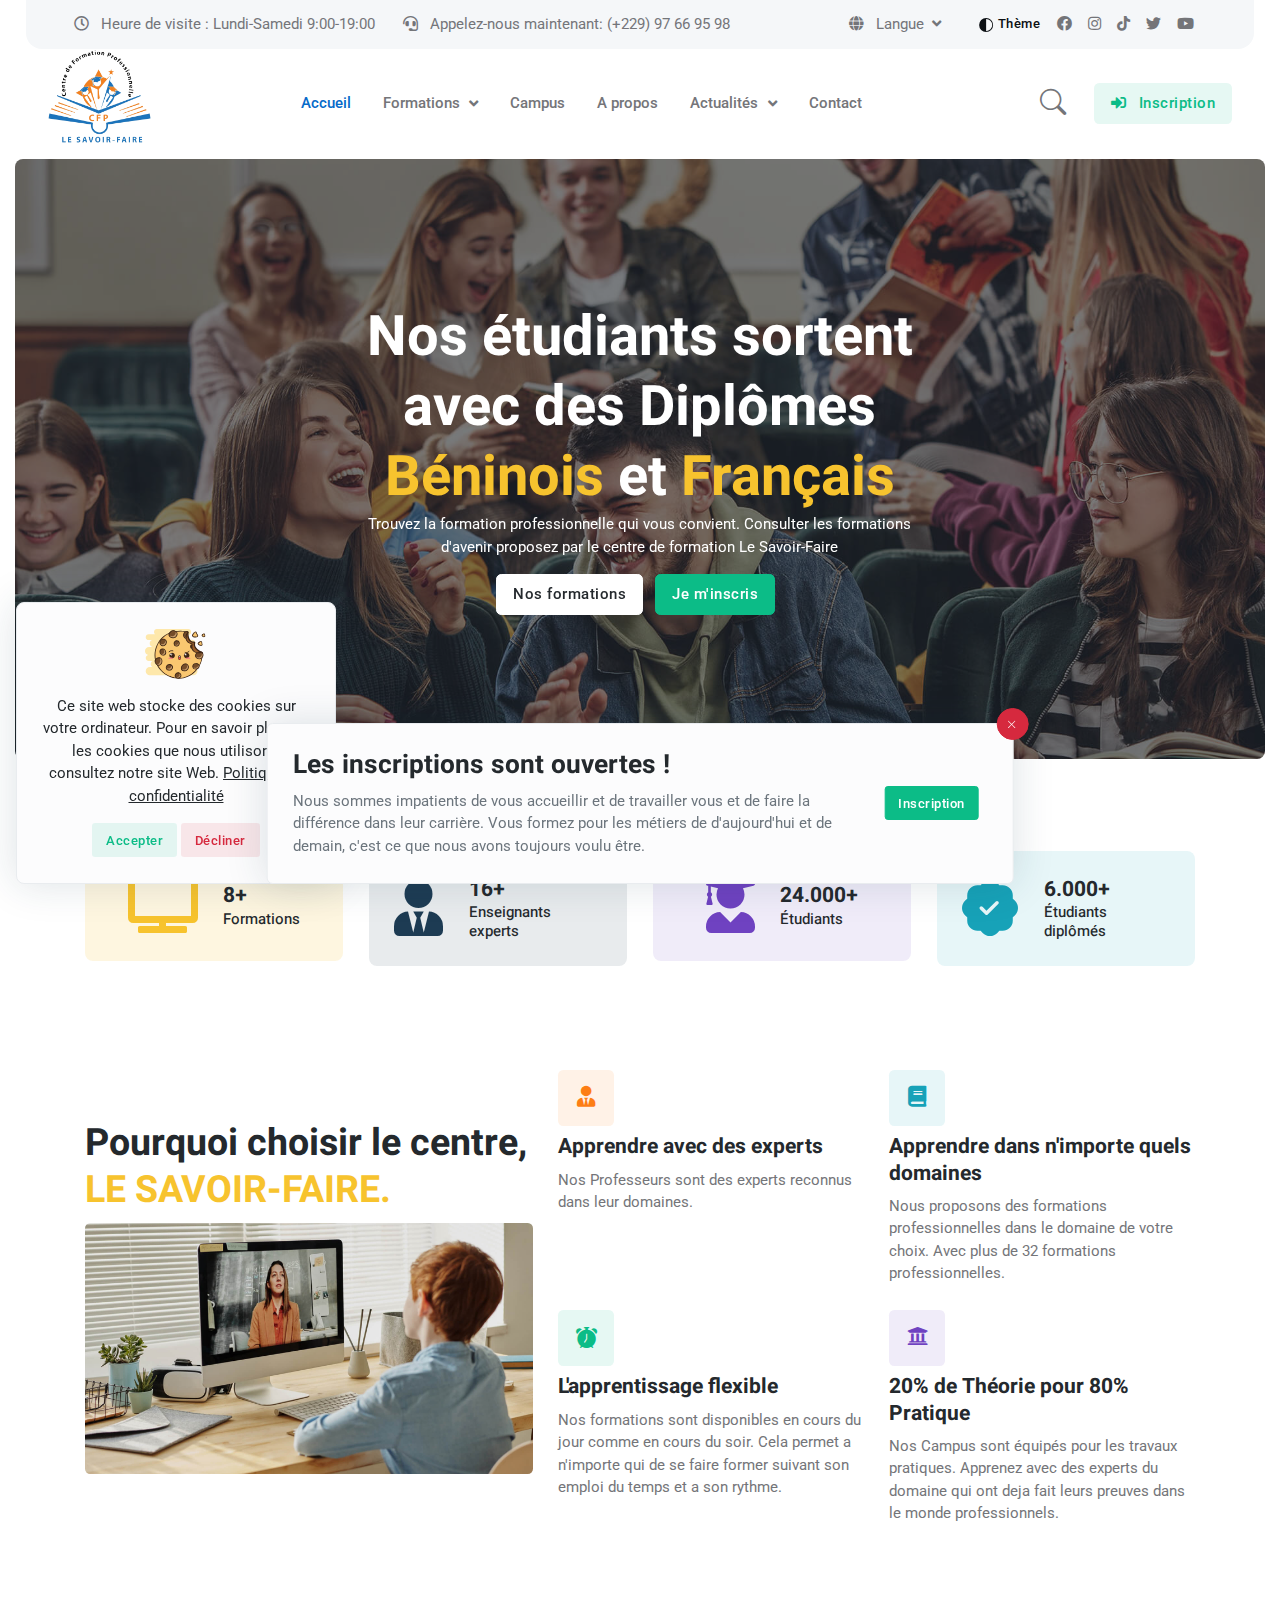
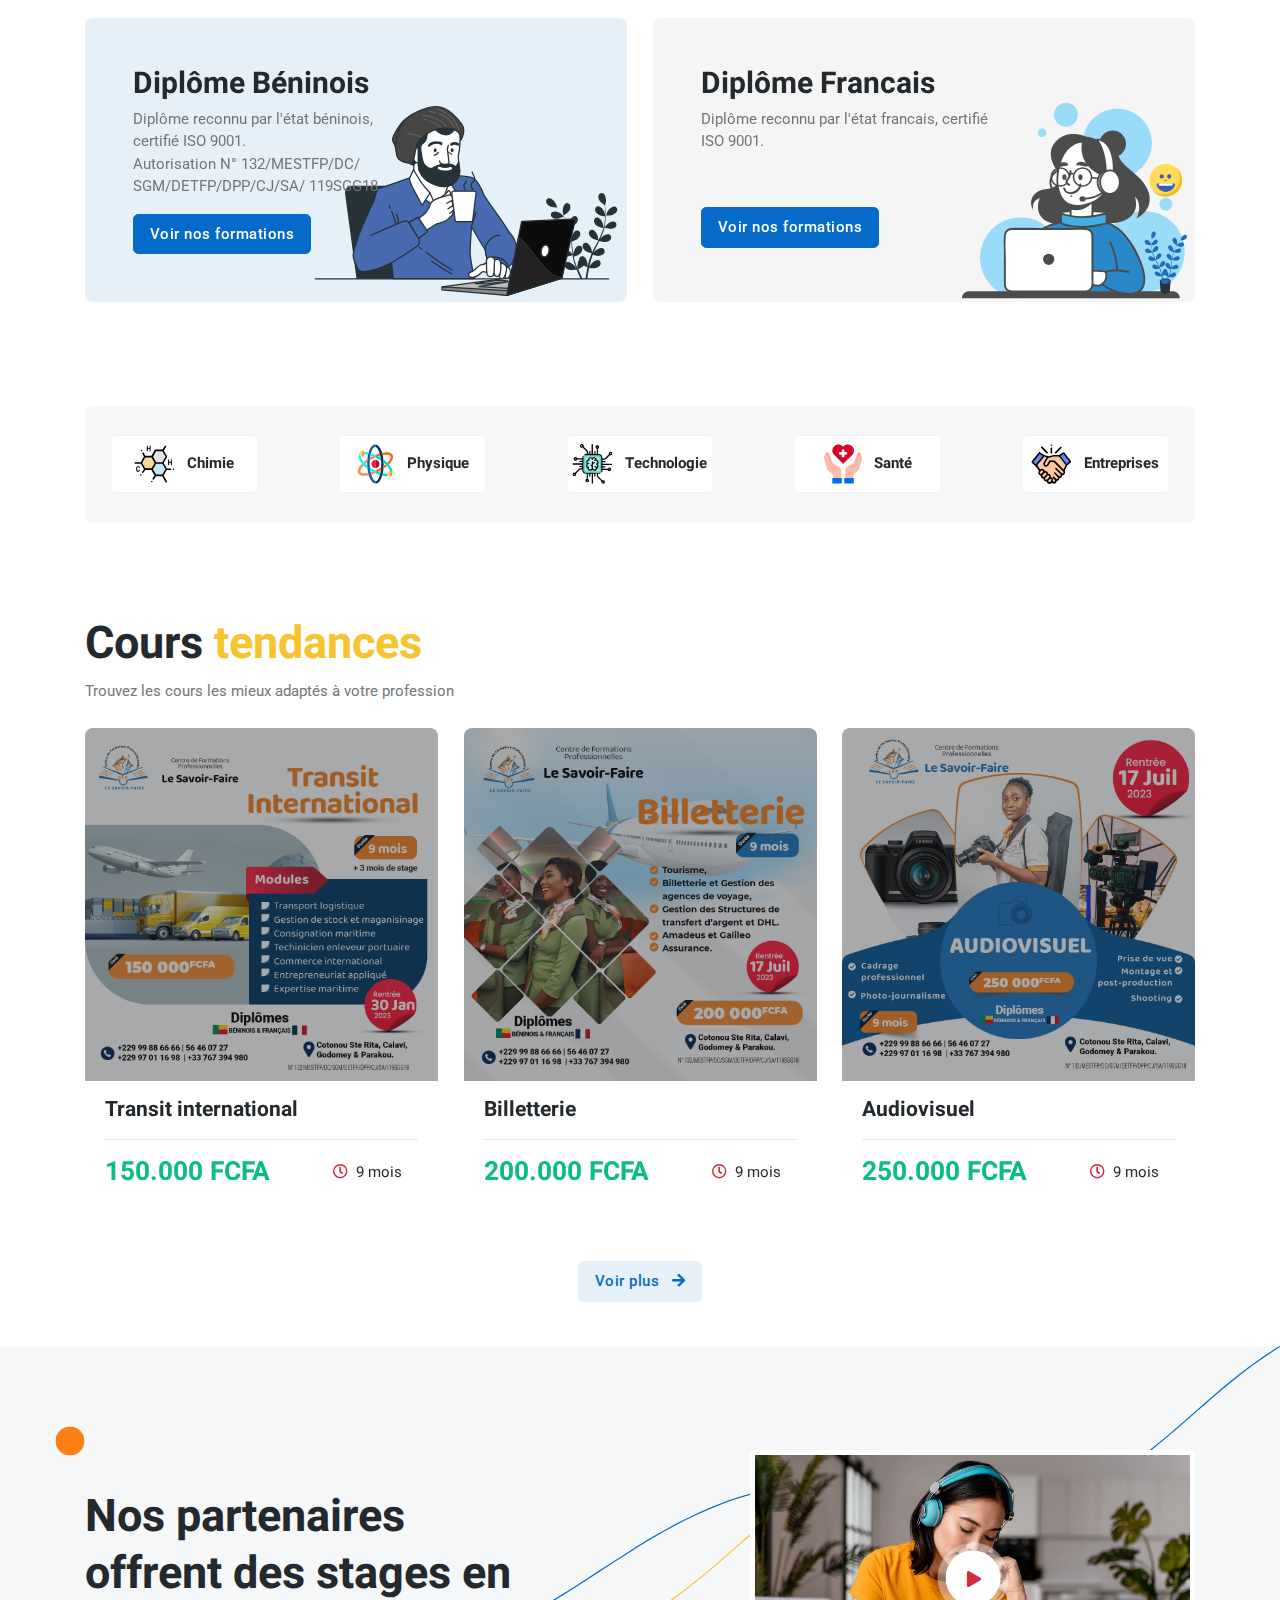
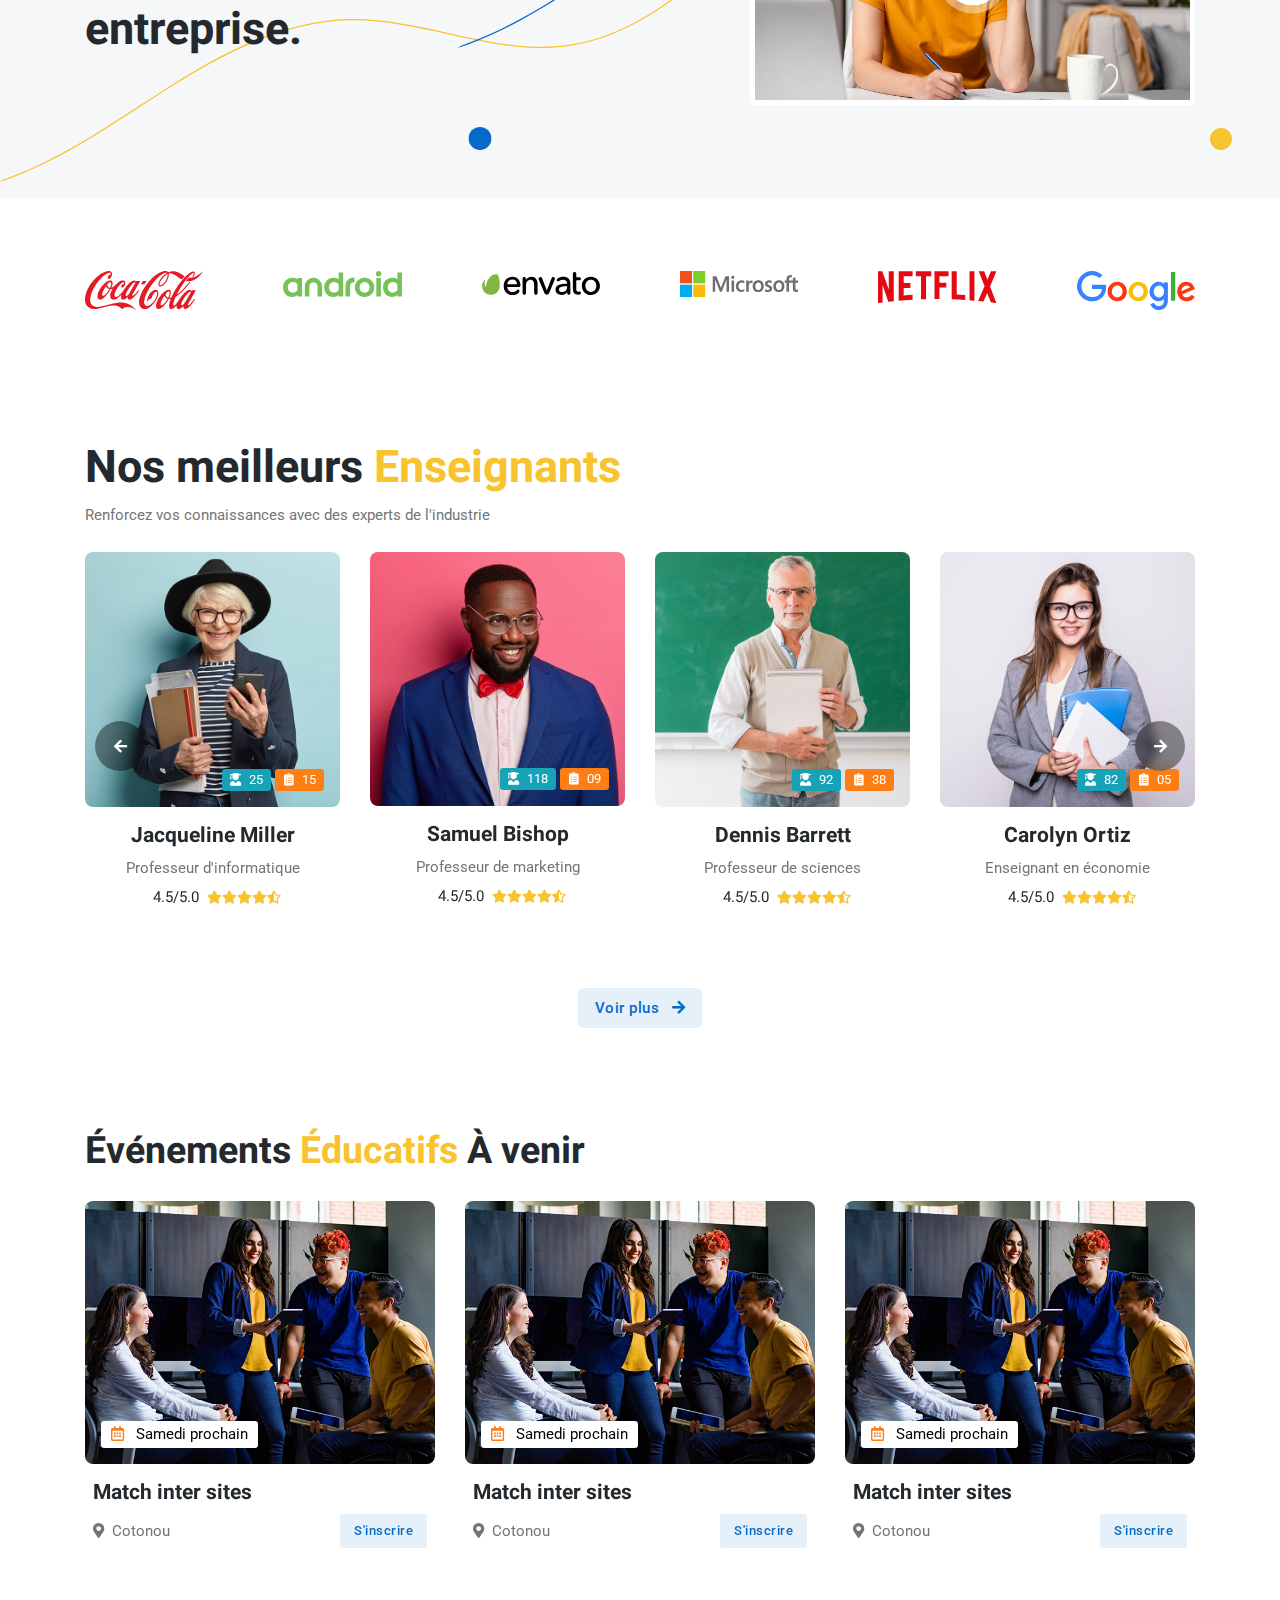
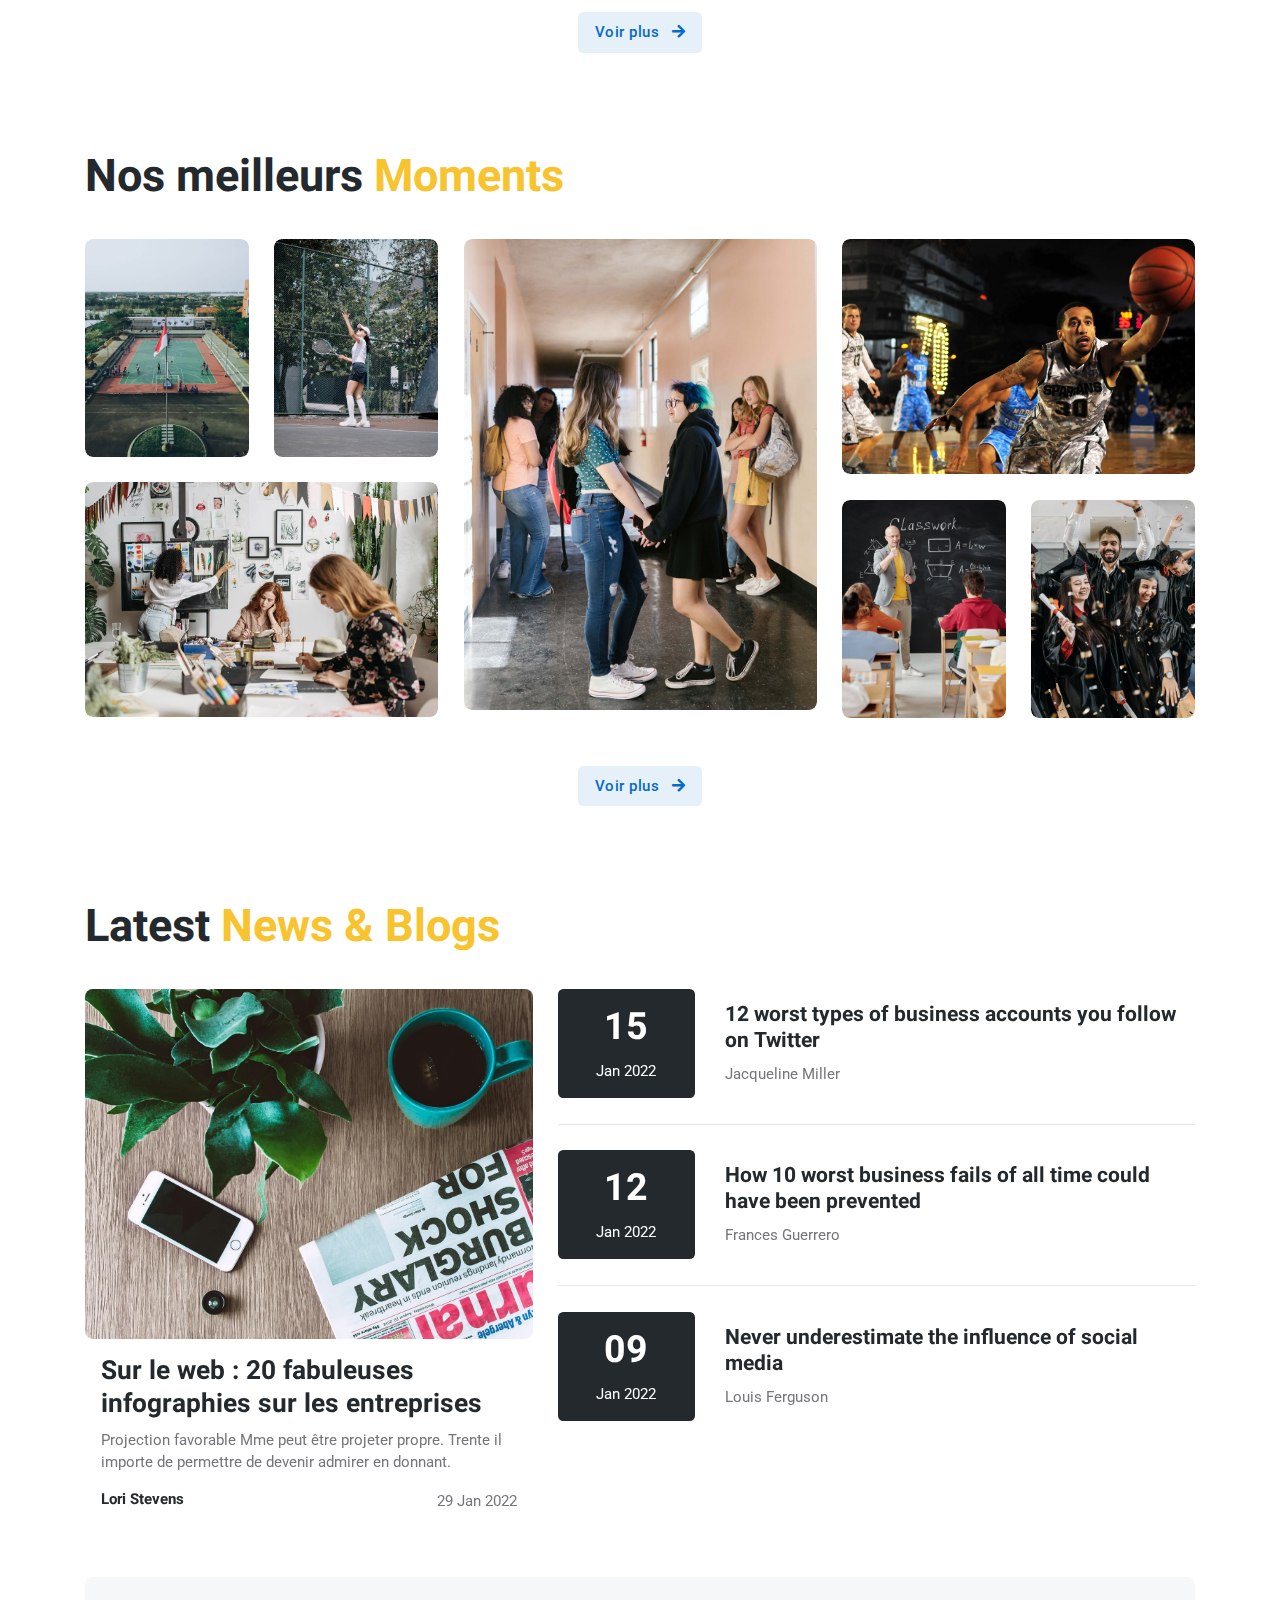
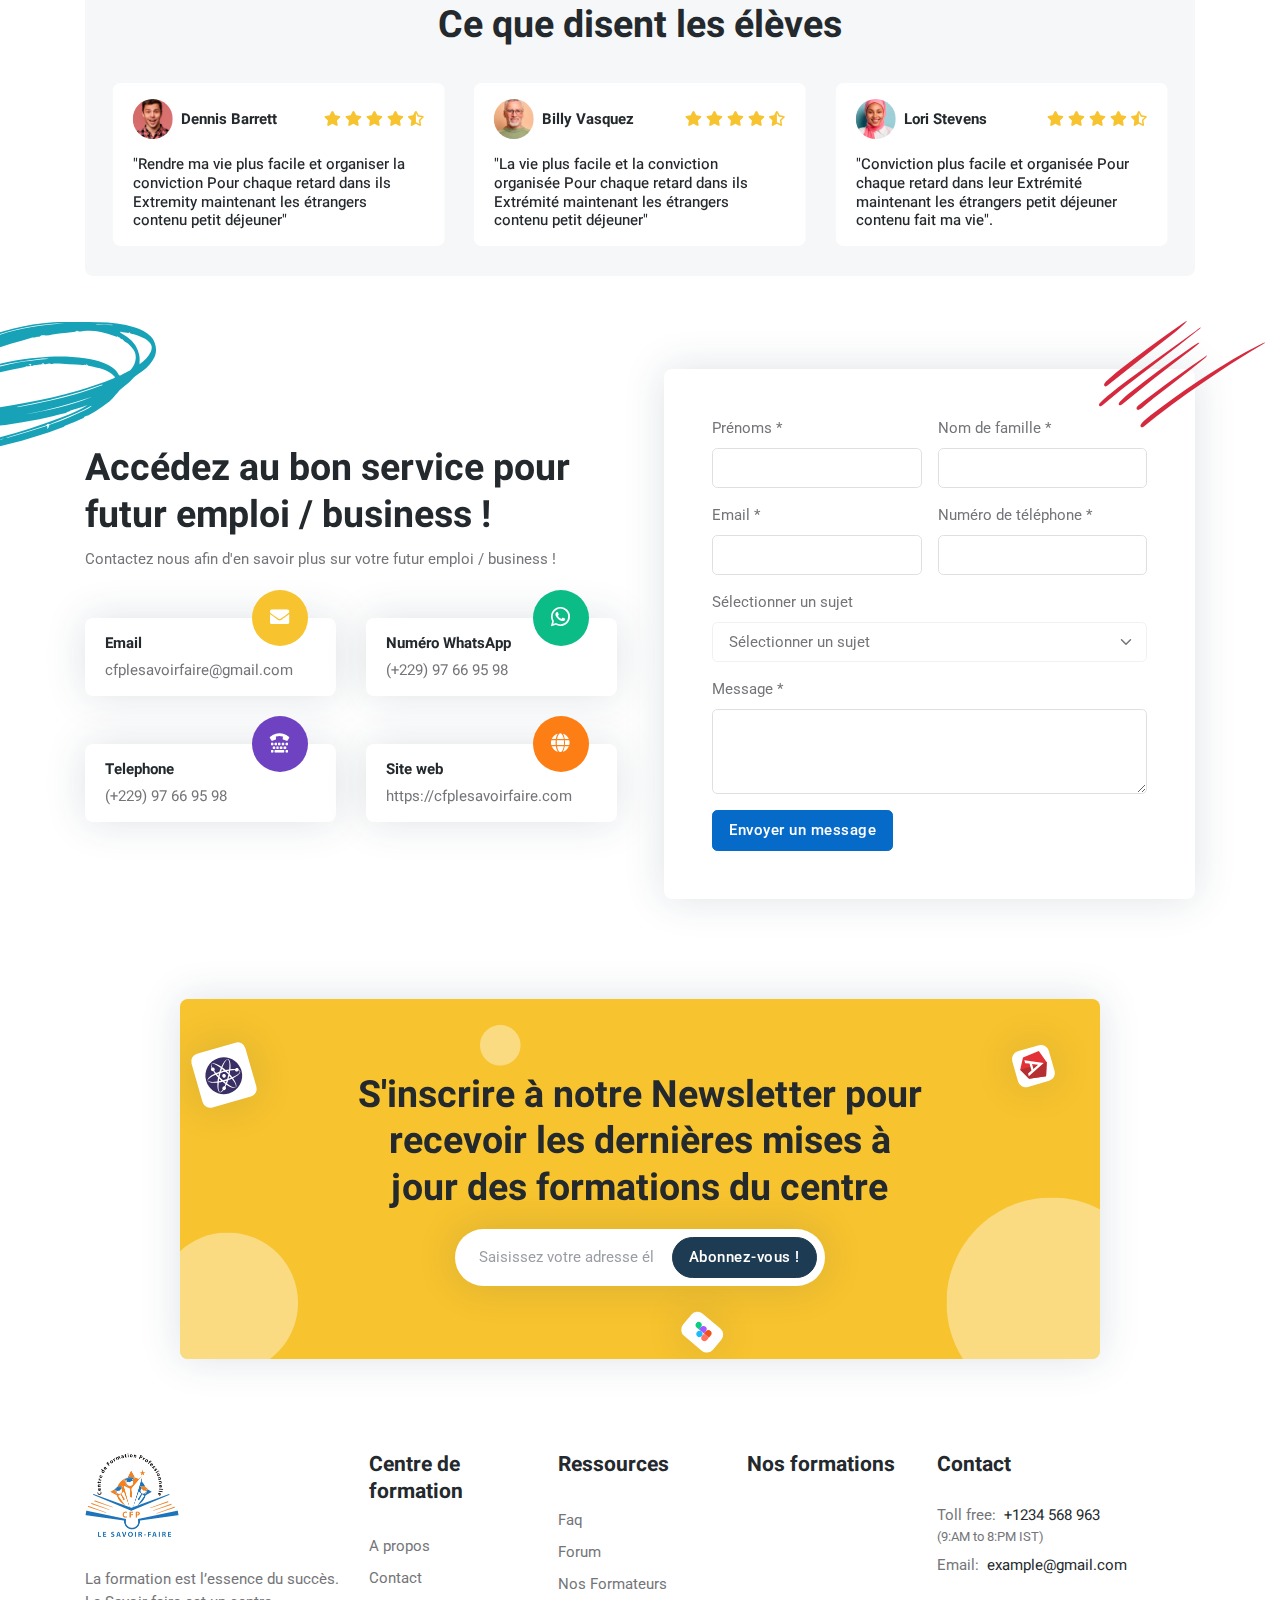
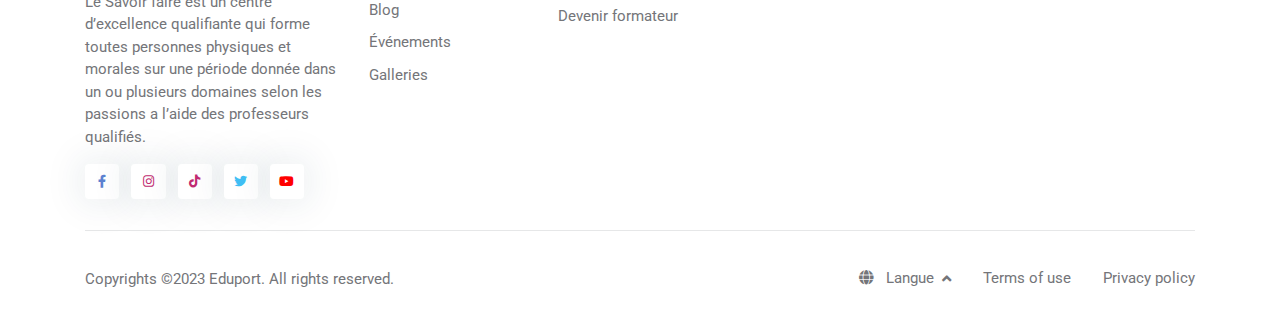
<file: index.html>
<!DOCTYPE html>
<html lang="fr">
<head>
    <title>Accueil | Centre de formation professionnel LE SAVOIR-FAIRE</title>

    <!-- Meta Tags -->
    <meta charset="utf-8">
    <meta content="width=device-width, initial-scale=1, shrink-to-fit=no" name="viewport">
    <meta content="Iso-Doss" name="author">
    <meta content="Centre de formation professionnel LE SAVOIR-FAIRE" name="description">

    <!-- Dark mode -->
    <script>
        const storedTheme = localStorage.getItem('theme')

        const getPreferredTheme = () => {
            if (storedTheme) {
                return storedTheme
            }
            return window.matchMedia('(prefers-color-scheme: dark)').matches ? 'dark' : 'light'
        }

        const setTheme = function (theme) {
            if (theme === 'auto' && window.matchMedia('(prefers-color-scheme: dark)').matches) {
                document.documentElement.setAttribute('data-bs-theme', 'dark')
            } else {
                document.documentElement.setAttribute('data-bs-theme', theme)
            }
        }

        setTheme(getPreferredTheme())

        window.addEventListener('DOMContentLoaded', () => {
            var el = document.querySelector('.theme-icon-active');
            if (el != 'undefined' && el != null) {
                const showActiveTheme = theme => {
                    const activeThemeIcon = document.querySelector('.theme-icon-active use')
                    const btnToActive = document.querySelector(`[data-bs-theme-value="${theme}"]`)
                    const svgOfActiveBtn = btnToActive.querySelector('.mode-switch use').getAttribute('href')

                    document.querySelectorAll('[data-bs-theme-value]').forEach(element => {
                        element.classList.remove('active')
                    })

                    btnToActive.classList.add('active')
                    activeThemeIcon.setAttribute('href', svgOfActiveBtn)
                }

                window.matchMedia('(prefers-color-scheme: dark)').addEventListener('change', () => {
                    if (storedTheme !== 'light' || storedTheme !== 'dark') {
                        setTheme(getPreferredTheme())
                    }
                })

                showActiveTheme(getPreferredTheme())

                document.querySelectorAll('[data-bs-theme-value]')
                    .forEach(toggle => {
                        toggle.addEventListener('click', () => {
                            const theme = toggle.getAttribute('data-bs-theme-value')
                            localStorage.setItem('theme', theme)
                            setTheme(theme)
                            showActiveTheme(theme)
                        })
                    })

            }
        })

    </script>

    <!-- Favicon -->
    <link href="assets/images/cfp-logo.png" rel="shortcut icon">

    <!-- Google Font -->
    <link href="https://fonts.googleapis.com" rel="preconnect">
    <link crossorigin href="https://fonts.gstatic.com" rel="preconnect">
    <link href="https://fonts.googleapis.com/css2?family=Heebo:wght@400;500;700&family=Roboto:wght@400;500;700&display=swap"
          rel="stylesheet">

    <!-- Plugins CSS -->
    <link href="assets/vendor/font-awesome/css/all.min.css" rel="stylesheet" type="text/css">
    <link href="assets/vendor/bootstrap-icons/bootstrap-icons.css" rel="stylesheet" type="text/css">
    <link href="assets/vendor/tiny-slider/tiny-slider.css" rel="stylesheet" type="text/css">
    <link href="assets/vendor/glightbox/css/glightbox.css" rel="stylesheet" type="text/css">

    <!-- Theme CSS -->
    <link href="assets/css/style.css" rel="stylesheet" type="text/css">

</head>

<body>

<!-- Top header START -->
<div class="navbar-top navbar-dark bg-light d-none d-xl-block py-2 mx-2 mx-md-4 rounded-bottom-4">
    <!--<div class="container">-->
    <div class="container-fluid px-3 px-xl-5">
        <div class="d-lg-flex justify-content-lg-between align-items-center">
            <!-- Navbar top Left-->

            <!-- Top info -->
            <ul class="nav align-items-center justify-content-center">
                <li class="nav-item me-3" data-bs-animation="false"
                    data-bs-original-title="Nous sommes fermé les Dimanches" data-bs-placement="bottom"
                    data-bs-toggle="tooltip">
                    <span>
                        <i class="far fa-clock me-2"></i>
                        Heure de visite : Lundi-Samedi 9:00-19:00
                    </span>
                </li>
                <li class="nav-item">
                    <a class="nav-link" href="tel:+22997669598">
                        <i class="fas fa-headset me-2"></i>
                        Appelez-nous maintenant: (+229) 97 66 95 98
                    </a>
                </li>
            </ul>

            <!-- Navbar top Right-->
            <div class="nav d-flex align-items-center justify-content-center">
                <!-- Language -->
                <div class="dropdown me-3">
                    <a aria-expanded="false" aria-haspopup="true" class="nav-link dropdown-toggle"
                       data-bs-toggle="dropdown"
                       href="#" id="dropdownLanguage">
                        <i class="fas fa-globe me-2"></i>
                        Langue
                    </a>
                    <div aria-labelledby="dropdownLanguage" class="dropdown-menu mt-2 min-w-auto shadow">
                        <a class="dropdown-item me-4" href="#">
                            <img alt="" class="fa-fw me-2" src="assets/images/flags/fr.svg">
                            Français
                        </a>
                        <a class="dropdown-item me-4" href="#">
                            <img alt="" class="fa-fw me-2" src="assets/images/flags/uk.svg">
                            English
                        </a>
                    </div>
                </div>

                <div class="dropdown">
                    <button aria-expanded="false" class="btn btn-light btn-sm lh-1 p-2 mb-0" data-bs-display="static"
                            data-bs-toggle="dropdown"
                            id="bd-theme" type="button">
                        <svg class="bi bi-circle-half fa-fw theme-icon-active" fill="currentColor" height="14"
                             viewBox="0 0 16 16"
                             width="14" xmlns="http://www.w3.org/2000/svg">
                            <path d="M8 15A7 7 0 1 0 8 1v14zm0 1A8 8 0 1 1 8 0a8 8 0 0 1 0 16z"/>
                            <use href="#"></use>
                        </svg>
                        Thème
                    </button>

                    <ul aria-labelledby="bd-theme" class="dropdown-menu min-w-auto dropdown-menu-end">
                        <li class="mb-1">
                            <button class="dropdown-item d-flex align-items-center" data-bs-theme-value="light"
                                    type="button">
                                <svg class="bi bi-brightness-high-fill fa-fw mode-switch me-1" fill="currentColor"
                                     height="16"
                                     viewBox="0 0 16 16" width="16">
                                    <path d="M12 8a4 4 0 1 1-8 0 4 4 0 0 1 8 0zM8 0a.5.5 0 0 1 .5.5v2a.5.5 0 0 1-1 0v-2A.5.5 0 0 1 8 0zm0 13a.5.5 0 0 1 .5.5v2a.5.5 0 0 1-1 0v-2A.5.5 0 0 1 8 13zm8-5a.5.5 0 0 1-.5.5h-2a.5.5 0 0 1 0-1h2a.5.5 0 0 1 .5.5zM3 8a.5.5 0 0 1-.5.5h-2a.5.5 0 0 1 0-1h2A.5.5 0 0 1 3 8zm10.657-5.657a.5.5 0 0 1 0 .707l-1.414 1.415a.5.5 0 1 1-.707-.708l1.414-1.414a.5.5 0 0 1 .707 0zm-9.193 9.193a.5.5 0 0 1 0 .707L3.05 13.657a.5.5 0 0 1-.707-.707l1.414-1.414a.5.5 0 0 1 .707 0zm9.193 2.121a.5.5 0 0 1-.707 0l-1.414-1.414a.5.5 0 0 1 .707-.707l1.414 1.414a.5.5 0 0 1 0 .707zM4.464 4.465a.5.5 0 0 1-.707 0L2.343 3.05a.5.5 0 1 1 .707-.707l1.414 1.414a.5.5 0 0 1 0 .708z"/>
                                    <use href="#"></use>
                                </svg>
                                Claire
                            </button>
                        </li>
                        <li class="mb-1">
                            <button class="dropdown-item d-flex align-items-center" data-bs-theme-value="dark"
                                    type="button">
                                <svg class="bi bi-moon-stars-fill fa-fw mode-switch me-1" fill="currentColor"
                                     height="16" viewBox="0 0 16 16"
                                     width="16" xmlns="http://www.w3.org/2000/svg">
                                    <path d="M6 .278a.768.768 0 0 1 .08.858 7.208 7.208 0 0 0-.878 3.46c0 4.021 3.278 7.277 7.318 7.277.527 0 1.04-.055 1.533-.16a.787.787 0 0 1 .81.316.733.733 0 0 1-.031.893A8.349 8.349 0 0 1 8.344 16C3.734 16 0 12.286 0 7.71 0 4.266 2.114 1.312 5.124.06A.752.752 0 0 1 6 .278z"/>
                                    <path d="M10.794 3.148a.217.217 0 0 1 .412 0l.387 1.162c.173.518.579.924 1.097 1.097l1.162.387a.217.217 0 0 1 0 .412l-1.162.387a1.734 1.734 0 0 0-1.097 1.097l-.387 1.162a.217.217 0 0 1-.412 0l-.387-1.162A1.734 1.734 0 0 0 9.31 6.593l-1.162-.387a.217.217 0 0 1 0-.412l1.162-.387a1.734 1.734 0 0 0 1.097-1.097l.387-1.162zM13.863.099a.145.145 0 0 1 .274 0l.258.774c.115.346.386.617.732.732l.774.258a.145.145 0 0 1 0 .274l-.774.258a1.156 1.156 0 0 0-.732.732l-.258.774a.145.145 0 0 1-.274 0l-.258-.774a1.156 1.156 0 0 0-.732-.732l-.774-.258a.145.145 0 0 1 0-.274l.774-.258c.346-.115.617-.386.732-.732L13.863.1z"/>
                                    <use href="#"></use>
                                </svg>
                                Sombre
                            </button>
                        </li>
                        <li>
                            <button class="dropdown-item d-flex align-items-center active" data-bs-theme-value="auto"
                                    type="button">
                                <svg class="bi bi-circle-half fa-fw mode-switch me-1" fill="currentColor" height="16"
                                     viewBox="0 0 16 16"
                                     width="16" xmlns="http://www.w3.org/2000/svg">
                                    <path d="M8 15A7 7 0 1 0 8 1v14zm0 1A8 8 0 1 1 8 0a8 8 0 0 1 0 16z"/>
                                    <use href="#"></use>
                                </svg>
                                Auto
                            </button>
                        </li>
                    </ul>
                </div>

                <!-- Top social -->
                <ul class="list-unstyled d-flex mb-0">
                    <li>
                        <a class="px-2 nav-link" href="#">
                            <i class="fab fa-facebook"></i>
                        </a>
                    </li>
                    <li>
                        <a class="px-2 nav-link" href="#">
                            <i class="fab fa-instagram"></i>
                        </a>
                    </li>
                    <li>
                        <a class="px-2 nav-link" href="#">
                            <i class="fab fa-tiktok"></i>
                        </a>
                    </li>
                    <li>
                        <a class="px-2 nav-link" href="#">
                            <i class="fab fa-twitter"></i>
                        </a>
                    </li>
                    <li>
                        <a class="ps-2 nav-link" href="#">
                            <i class="fab fa-youtube"></i>
                        </a>
                    </li>
                </ul>
            </div>
        </div>
    </div>
</div>
<!-- Top header END -->

<!-- Header START -->
<header class="navbar-light header-static navbar-sticky">
    <!-- Logo Nav START -->
    <nav class="navbar navbar-expand-xl">
        <div class="container-fluid px-3 px-xl-5">
            <!-- Logo START -->
            <a class="navbar-brand me-0" href="index.html">
                <img alt="logo" class="light-mode-item navbar-brand-item" src="assets/images/cfp-logo.png">
                <img alt="logo" class="dark-mode-item navbar-brand-item" src="assets/images/cfp-logo.png">
            </a>
            <!-- Logo END -->

            <!-- Responsive navbar toggler -->
            <button aria-controls="navbarCollapse" aria-expanded="false" aria-label="Toggle navigation"
                    class="navbar-toggler ms-auto" data-bs-target="#navbarCollapse" data-bs-toggle="collapse"
                    type="button">
				<span class="navbar-toggler-animation">
					<span></span>
					<span></span>
					<span></span>
				</span>
            </button>

            <!-- Main navbar START -->
            <div class="navbar-collapse collapse" id="navbarCollapse">

                <!-- Nav Search END -->
                <ul class="navbar-nav navbar-nav-scroll mx-auto">
                    <li class="nav-item">
                        <a class="nav-link active" href="index.html">
                            Accueil
                        </a>
                    </li>

                    <li class="nav-item dropdown dropdown-fullwidth">
                        <a aria-expanded="false" aria-haspopup="true" class="nav-link dropdown-toggle"
                           data-bs-toggle="dropdown" href="formations.html">
                            Formations
                        </a>

                        <div class="dropdown-menu dropdown-menu-end" data-bs-popper="none">
                            <div class="row p-4 g-4">

                                <div class="col-xl-12 col-xxl-12">

                                    <!-- Badge and icon -->
                                    <div class="d-flex justify-content-between mb-3">
                                        <div class="hstack gap-2">
                                            <h6 class="mb-0">Nos formations diplômantes</h6>
                                        </div>
                                        <a class="h6 text-primary fw-light mb-0" href="formations.html">
                                            Voir tous
                                        </a>
                                    </div>
                                    <hr>
                                </div>
                                <!-- Dropdown column item -->
                                <div class="col-xl-6 col-xxl-4">
                                    <ul class="list-unstyled">
                                        <li>
                                            <a class="dropdown-item" href="#">
                                                Transit international
                                            </a>
                                        </li>
                                        <li>
                                            <a class="dropdown-item" href="#">
                                                Billetterie
                                            </a>
                                        </li>
                                        <li>
                                            <a class="dropdown-item" href="#">
                                                Haute couture
                                            </a>
                                        </li>
                                        <li>
                                            <a class="dropdown-item" href="#">
                                                Haute couture
                                            </a>
                                        </li>
                                        <li>
                                            <a class="dropdown-item" href="#">
                                                Audiovisuel
                                            </a>
                                        </li>
                                        <li>
                                            <a class="dropdown-item" href="#">
                                                Auxiliaire de banque
                                            </a>
                                        </li>
                                        <li>
                                            <a class="dropdown-item" href="#">
                                                Secrétariat
                                            </a>
                                        </li>
                                        <li>
                                            <a class="dropdown-item" href="#">
                                                Informatique d'entreprise
                                            </a>
                                        </li>
                                        <li>
                                            <a class="dropdown-item" href="#">
                                                Création de site internet et de Marketing Digital
                                            </a>
                                        </li>
                                        <li>
                                            <a class="dropdown-item" href="#">
                                                Création de site internet, développement Web et Mobile
                                            </a>
                                        </li>
                                        <li>
                                            <a class="dropdown-item" href="#">
                                                Génie informatique
                                            </a>
                                        </li>
                                    </ul>
                                </div>

                                <!-- Dropdown column item -->
                                <div class="col-xl-6 col-xxl-4">
                                    <ul class="list-unstyled">
                                        <li>
                                            <a class="dropdown-item" href="#">
                                                Délégué médical
                                            </a>
                                        </li>
                                        <li>
                                            <a class="dropdown-item" href="#">
                                                Technicien de vente en pharmacie
                                            </a>
                                        </li>
                                        <li>
                                            <a class="dropdown-item" href="#">
                                                Hôtellerie et Restauration - Option formation professionnel
                                            </a>
                                        </li>
                                        <li>
                                            <a class="dropdown-item" href="#">
                                                Hôtellerie et Restauration - Option CAP
                                            </a>
                                        </li>
                                        <li>
                                            <a class="dropdown-item" href="#">
                                                Décoration
                                            </a>
                                        </li>
                                        <li>
                                            <a class="dropdown-item" href="#">
                                                Pâtisserie
                                            </a>
                                        </li>
                                        <li>
                                            <a class="dropdown-item" href="#">
                                                Décoration + Cuisine
                                            </a>
                                        </li>
                                        <li>
                                            <a class="dropdown-item" href="#">
                                                Pâtisserie + Cuisine
                                            </a>
                                        </li>
                                        <li>
                                            <a class="dropdown-item" href="#">
                                                Cuisine Théorie + Pratique
                                            </a>
                                        </li>
                                        <li>
                                            <a class="dropdown-item" href="#">
                                                Cuisine Pratique
                                            </a>
                                        </li>
                                        <li>
                                            <a class="dropdown-item" href="#">
                                                Sérigraphie & Graphisme
                                            </a>
                                        </li>
                                    </ul>
                                </div>

                                <!-- Dropdown column item -->
                                <div class="col-xl-6 col-xxl-4">
                                    <ul class="list-unstyled">
                                        <li>
                                            <a class="dropdown-item" href="#">
                                                Menuiserie aluminium
                                            </a>
                                        </li>
                                        <li>
                                            <a class="dropdown-item" href="#">
                                                Conduite des machines de manutention et de BTP - Option Cariste (Chariot
                                                élévateur)
                                            </a>
                                        </li>
                                        <li>
                                            <a class="dropdown-item" href="#">
                                                Conduite des machines de manutention et de BTP - Option choix d'un engin
                                            </a>
                                        </li>
                                        <li>
                                            <a class="dropdown-item" href="#">
                                                Conduite des machines de manutention et de BTP - Option tous engins
                                            </a>
                                        </li>
                                        <li>
                                            <a class="dropdown-item" href="#">
                                                Électricité bâtiment / Industrielle - Froid et climatisation - Énergie
                                                renouvelable
                                            </a>
                                        </li>
                                        <li>
                                            <a class="dropdown-item" href="#">
                                                Coiffure - Option Coupe homme
                                            </a>
                                        </li>
                                        <li>
                                            <a class="dropdown-item" href="#">
                                                Coiffure - Option Coupe femme
                                            </a>
                                        </li>
                                        <li>
                                            <a class="dropdown-item" href="#">
                                                Coiffure - Option Coupe homme + femme
                                            </a>
                                        </li>
                                        <li>
                                            <a class="dropdown-item" href="#">
                                                Esthétique
                                            </a>
                                        </li>
                                        <li>
                                            <a class="dropdown-item" href="#">
                                                Esthétique & Coiffure
                                            </a>
                                        </li>
                                    </ul>
                                </div>
                            </div>
                        </div>
                    </li>

                    <li class="nav-item">
                        <a class="nav-link" href="camps.html">
                            Campus
                        </a>
                    </li>

                    <li class="nav-item">
                        <a class="nav-link" href="a-propos.html">
                            A propos
                        </a>
                    </li>

                    <li class="nav-item dropdown">
                        <a aria-expanded="false" aria-haspopup="true" class="nav-link dropdown-toggle"
                           data-bs-toggle="dropdown"
                           href="#" id="demoMenu">
                            Actualités
                        </a>
                        <ul aria-labelledby="demoMenu" class="dropdown-menu">
                            <li>
                                <a class="dropdown-item" href="blog.html">
                                    Blog
                                </a>
                            </li>
                            <li>
                                <a class="dropdown-item" href="forum.html">
                                    Forum
                                </a>
                            </li>
                            <li>
                                <a class="dropdown-item" href="galleries.html">
                                    Galleries
                                </a>
                            </li>
                            <li>
                                <a class="dropdown-item" href="evenements.html">
                                    Évènements
                                </a>
                            </li>
                        </ul>
                    </li>

                    <li class="nav-item">
                        <a class="nav-link" href="contact.html">
                            Contact
                        </a>
                    </li>

                </ul>

            </div>
            <!-- Main navbar END -->

            <!-- Nav Search START -->
            <div class="nav nav-item dropdown nav-search px-1 px-lg-3">
                <a aria-expanded="true" class="nav-link" data-bs-auto-close="outside" data-bs-display="static"
                   data-bs-toggle="dropdown" href="#"
                   id="navSearch" role="button">
                    <i class="bi bi-search fs-4"> </i>
                </a>
                <div aria-labelledby="navSearch" class="dropdown-menu dropdown-menu-end shadow rounded p-2"
                     data-bs-popper="none">
                    <form class="input-group">
                        <input aria-label="Recherche" class="form-control border-primary" placeholder="Recherche..."
                               type="search">
                        <button class="btn btn-primary m-0" type="submit">Recherche</button>
                    </form>

                    <!-- Recent search -->
                    <ul class="list-group list-group-borderless p-2 small">
                        <li class="list-group-item d-flex justify-content-between align-items-center">
                            <span class="fw-bold">Recherches récentes : </span>
                            <button class="btn btn-sm btn-link mb-0 px-0">Tout effacer</button>
                        </li>
                        <li class="list-group-item text-primary-hover text-truncate">
                            <a class="text-body" href="#">
                                <i class="far fa-clock me-1"></i>
                                Cours de marketing numérique pour débutants
                            </a>
                        </li>
                        <li class="list-group-item text-primary-hover text-truncate">
                            <a class="text-body" href="#">
                                <i class="far fa-clock me-1"></i>
                                Cycle de vie du client
                            </a>
                        </li>
                        <li class="list-group-item text-primary-hover text-truncate">
                            <a class="text-body" href="#">
                                <i class="far fa-clock me-1"></i>
                                Qu'est-ce que la recherche ?
                            </a>
                        </li>
                        <li class="list-group-item text-primary-hover text-truncate">
                            <a class="text-body" href="#">
                                <i class="far fa-clock me-1"></i>
                                Facebook ADS
                            </a>
                        </li>
                    </ul>
                </div>
            </div>
            <!-- Nav Search END -->

            <!-- Inscription button  -->
            <div class="navbar-nav d-none d-lg-inline-block">
                <a class="btn btn-success-soft mb-0" href="inscription.html">
                    <i class="fas fa-sign-in-alt me-2"></i>
                    Inscription
                </a>
            </div>
        </div>
    </nav>
    <!-- Logo Nav END -->
</header>
<!-- Header END -->

<!-- **************** MAIN CONTENT START **************** -->
<main>

    <!-- =======================
    Main Banner START -->
    <section class="pt-0">
        <div class="container-fluid">
            <div class="row">
                <div class="col-12">
                    <!-- Slider START -->
                    <div class="tiny-slider arrow-round arrow-blur arrow-hover rounded-3 overflow-hidden">
                        <div class="tiny-slider-inner" data-arrow="true" data-autoplay="true" data-dots="false"
                             data-gutter="0" data-items="1">

                            <!-- Card item START -->
                            <div class="card overflow-hidden h-500px h-md-600px text-center rounded-0"
                                 style="background-image:url(assets/images/bg/02.jpg); background-position: center left; background-size: cover;">
                                <!-- Background dark overlay -->
                                <div class="bg-overlay bg-dark opacity-6"></div>
                                <!-- Card image overlay -->
                                <div class="card-img-overlay d-flex align-items-center p-3 p-sm-4">
                                    <div class="w-100 my-auto">
                                        <div class="row justify-content-center">
                                            <div class="col-11 col-lg-6">
                                                <!-- Title -->
                                                <h1 class="mb-0 text-white display-6">
                                                    Nos étudiants sortent avec des Diplômes
                                                    <br>
                                                    <span class="text-warning">
                                                        Béninois
                                                    </span>
                                                    et
                                                    <span class="text-warning">
                                                        Français
                                                    </span>
                                                </h1>
                                                <p class="text-white">
                                                    Trouvez la formation professionnelle qui vous convient.
                                                    Consulter les formations d'avenir proposez par le centre de
                                                    formation Le Savoir-Faire
                                                </p>
                                                <!-- Button -->
                                                <a class="btn btn-white me-2 mb-0" href="formations.html">
                                                    Nos formations
                                                </a>
                                                <a class="btn btn-success me-2 mb-0" href="inscription.html">
                                                    Je m'inscris
                                                </a>
                                            </div>
                                        </div>
                                    </div>
                                </div>
                            </div>
                            <!-- Card item END -->

                            <!-- Card item START -->
                            <div class="card overflow-hidden h-500px h-md-600px text-center rounded-0"
                                 style="background-image:url(assets/images/bg/01.jpg); background-position: center left; background-size: cover;">
                                <!-- Background dark overlay -->
                                <div class="bg-overlay bg-dark opacity-6"></div>
                                <!-- Card image overlay -->
                                <div class="card-img-overlay d-flex align-items-center p-2 p-sm-4">
                                    <div class="w-100 my-auto">
                                        <div class="row justify-content-center">
                                            <div class="col-11 col-lg-7">
                                                <!-- Title -->
                                                <h1 class="text-white display-6">
                                                    Des programmes de
                                                    <span class="text-warning">stage payant</span>
                                                    sont disponibles entièrement financés par le
                                                    <span class="text-warning">Group Bos Corporation</span>
                                                </h1>
                                                <!-- Button -->
                                                <a class="btn btn-success me-2 mb-0" href="inscription.html">
                                                    Je m'inscris
                                                </a>
                                                <a class="btn btn-outline-white mb-0" href="formations.html">
                                                    En savoir plus
                                                </a>
                                            </div>
                                        </div>
                                    </div>
                                </div>
                            </div>
                            <!-- Card item END -->
                        </div>
                    </div>
                    <!-- Slider END -->
                </div>
            </div>
        </div>
    </section>
    <!-- =======================
    Main Banner END -->

    <!-- =======================
    Counter START -->
    <section class="py-0 py-xl-5">
        <div class="container">
            <div class="row g-4">
                <!-- Counter item -->
                <div class="col-sm-6 col-xl-3">
                    <div class="d-flex justify-content-center align-items-center p-4 bg-warning bg-opacity-15 rounded-3">
                        <span class="display-6 lh-1 text-warning mb-0"><i class="fas fa-tv"></i></span>
                        <div class="ms-4 h6 fw-normal mb-0">
                            <div class="d-flex">
                                <h5 class="purecounter mb-0 fw-bold" data-purecounter-delay="100"
                                    data-purecounter-end="31" data-purecounter-start="0">0</h5>
                                <span class="mb-0 h5">+</span>
                            </div>
                            <p class="mb-0">
                                Formations
                            </p>
                        </div>
                    </div>
                </div>
                <!-- Counter item -->
                <div class="col-sm-6 col-xl-3">
                    <div class="d-flex justify-content-center align-items-center p-4 bg-blue bg-opacity-10 rounded-3">
                        <span class="display-6 lh-1 text-blue mb-0"><i class="fas fa-user-tie"></i></span>
                        <div class="ms-4 h6 fw-normal mb-0">
                            <div class="d-flex">
                                <h5 class="purecounter mb-0 fw-bold" data-purecounter-delay="100"
                                    data-purecounter-end="40" data-purecounter-start="0">0</h5>
                                <span class="mb-0 h5">+</span>
                            </div>
                            <p class="mb-0">
                                Enseignants experts
                            </p>
                        </div>
                    </div>
                </div>
                <!-- Counter item -->
                <div class="col-sm-6 col-xl-3">
                    <div class="d-flex justify-content-center align-items-center p-4 bg-purple bg-opacity-10 rounded-3">
                        <span class="display-6 lh-1 text-purple mb-0"><i class="fas fa-user-graduate"></i></span>
                        <div class="ms-4 h6 fw-normal mb-0">
                            <div class="d-flex">
                                <h5 class="purecounter mb-0 fw-bold" data-purecounter-delay="100"
                                    data-purecounter-end="60" data-purecounter-start="0">0</h5>
                                <span class="mb-0 h5">.000+</span>
                            </div>
                            <p class="mb-0">
                                Étudiants
                            </p>
                        </div>
                    </div>
                </div>
                <!-- Counter item -->
                <div class="col-sm-6 col-xl-3">
                    <div class="d-flex justify-content-center align-items-center p-4 bg-info bg-opacity-10 rounded-3">
                        <span class="display-6 lh-1 text-info mb-0"><i class="bi bi-patch-check-fill"></i></span>
                        <div class="ms-4 h6 fw-normal mb-0">
                            <div class="d-flex">
                                <h5 class="purecounter mb-0 fw-bold" data-purecounter-delay="100"
                                    data-purecounter-end="6"
                                    data-purecounter-start="0">0</h5>
                                <span class="mb-0 h5">.000+</span>
                            </div>
                            <p class="mb-0">
                                Étudiants diplômés
                            </p>
                        </div>
                    </div>
                </div>
            </div>
        </div>
    </section>
    <!-- =======================
    Counter END -->

    <!-- =======================
    About START -->
    <section>
        <div class="container">
            <div class="row g-4 align-items-center">
                <div class="col-lg-5">
                    <!-- Title -->
                    <h2>
                        Pourquoi choisir le centre,
                        <br>
                        <span class="text-warning">
                            LE SAVOIR-FAIRE.
                        </span>
                    </h2>
                    <!-- Image -->
                    <img alt="" class="rounded-2" src="assets/images/about/03.jpg">
                </div>
                <div class="col-lg-7">
                    <div class="row g-4">
                        <!-- Item -->
                        <div class="col-sm-6">
                            <div class="icon-lg bg-orange bg-opacity-10 text-orange rounded-2">
                                <i class="fas fa-user-tie fs-5"></i>
                            </div>
                            <h5 class="mt-2">
                                Apprendre avec des experts
                            </h5>
                            <p class="mb-0">
                                Nos Professeurs sont des experts reconnus dans leur domaines.
                            </p>
                        </div>
                        <!-- Item -->
                        <div class="col-sm-6">
                            <div class="icon-lg bg-info bg-opacity-10 text-info rounded-2">
                                <i class="fas fa-book fs-5"></i>
                            </div>
                            <h5 class="mt-2">Apprendre dans n'importe quels domaines</h5>
                            <p class="mb-0">
                                Nous proposons des formations professionnelles dans le domaine de votre choix. Avec plus
                                de 32 formations professionnelles.
                            </p>
                        </div>
                        <!-- Item -->
                        <div class="col-sm-6">
                            <div class="icon-lg bg-success bg-opacity-10 text-success rounded-2">
                                <i class="bi bi-alarm-fill fs-5"></i>
                            </div>
                            <h5 class="mt-2">
                                L'apprentissage flexible
                            </h5>
                            <p class="mb-0">
                                Nos formations sont disponibles en cours du jour comme en cours du soir. Cela permet a
                                n'importe qui de se faire former suivant son emploi du temps et a son rythme.
                            </p>
                        </div>
                        <!-- Item -->
                        <div class="col-sm-6">
                            <div class="icon-lg bg-purple bg-opacity-10 text-purple rounded-2">
                                <i class="fas fa-university fs-5"></i>
                            </div>
                            <h5 class="mt-2">
                                20% de Théorie pour 80% Pratique
                            </h5>
                            <p class="mb-0">
                                Nos Campus sont équipés pour les travaux pratiques. Apprenez avec des experts du domaine
                                qui ont deja fait leurs preuves dans le monde professionnels.
                            </p>
                        </div>
                    </div>
                </div>
            </div>
        </div>
    </section>
    <!-- =======================
    About END -->

    <!-- =======================
    Action box START -->
    <section class="py-5">
        <div class="container">
            <div class="row g-4">
                <!-- Action box item -->
                <div class="col-lg-6 position-relative overflow-hidden">
                    <div class="bg-primary bg-opacity-10 rounded-3 p-5 h-100">
                        <!-- Image -->
                        <div class="position-absolute bottom-0 end-0 me-3">
                            <img alt="" class="h-100px h-sm-200px" src="assets/images/element/08.svg">
                        </div>
                        <!-- Content -->
                        <div class="row">
                            <div class="col-sm-8 position-relative">
                                <h3 class="mb-1">Diplôme Béninois</h3>
                                <p>
                                    Diplôme reconnu par l'état béninois, certifié ISO 9001.
                                    <br>
                                    Autorisation N° 132/MESTFP/DC/ SGM/DETFP/DPP/CJ/SA/ 119SGG18
                                </p>
                                <a class="btn btn-primary mb-0" href="formations.html">Voir nos formations</a>
                            </div>
                        </div>
                    </div>
                </div>

                <!-- Action box item -->
                <div class="col-lg-6 position-relative overflow-hidden">
                    <div class="bg-secondary rounded-3 bg-opacity-10 p-5 h-100">
                        <!-- Image -->
                        <div class="position-absolute bottom-0 end-0 me-3">
                            <img alt="" class="h-100px h-sm-200px" src="assets/images/element/15.svg">
                        </div>
                        <!-- Content -->
                        <div class="row">
                            <div class="col-sm-8 position-relative">
                                <h3 class="mb-1">Diplôme Francais</h3>
                                <p>
                                    Diplôme reconnu par l'état francais, certifié ISO 9001.
                                </p>
                                <p class="mb-3 text-light fw-light">
                                    Autorisation N°
                                </p>
                                <a class="btn btn-primary mb-0" href="formations.html">Voir nos formations</a>
                            </div>
                        </div>
                    </div>
                </div>
            </div>
        </div>
    </section>
    <!-- =======================
    Action box END -->

    <!-- =======================
    Course slider START -->
    <section>
        <div class="container">
            <div class="row">
                <div class="col-md-12">
                    <div class="bg-light rounded-3 p-4">
                        <!-- Slider START -->
                        <div class="tiny-slider arrow-round arrow-creative arrow-blur arrow-hover py-1">
                            <div class="tiny-slider-inner" data-arrow="true" data-autoplay="true" data-dots="false"
                                 data-gutter="80" data-items="5" data-items-lg="3" data-items-md="2" data-items-xs="1">

                                <!-- Item -->
                                <div>
                                    <div class="bg-body text-center rounded-2 border py-2 px-1 position-relative">
                                        <img alt="" class="h-40px" src="assets/images/element/22.svg">
                                        <a class="text-primary-hover stretched-link" href="formations.html">
                                            <span class="h6 ms-2">Chimie</span>
                                        </a>
                                    </div>
                                </div>
                                <!-- Item -->
                                <div>
                                    <div class="bg-body text-center rounded-2 border py-2 px-1 position-relative">
                                        <img alt="" class="h-40px" src="assets/images/element/23.svg">
                                        <a class="text-primary-hover stretched-link" href="formations.html">
                                            <span class="h6 ms-2">Physique</span>
                                        </a>
                                    </div>
                                </div>
                                <!-- Item -->
                                <div>
                                    <div class="bg-body text-center rounded-2 border py-2 px-1 position-relative">
                                        <img alt="" class="h-40px" src="assets/images/element/21.svg">
                                        <a class="text-primary-hover stretched-link" href="formations.html">
                                            <span class="h6 ms-2">Technologie</span>
                                        </a>
                                    </div>
                                </div>
                                <!-- Item -->
                                <div>
                                    <div class="bg-body text-center rounded-2 border py-2 px-1 position-relative">
                                        <img alt="" class="h-40px" src="assets/images/element/24.svg">
                                        <a class="text-primary-hover stretched-link" href="formations.html">
                                            <span class="h6 ms-2">Santé</span>
                                        </a>
                                    </div>
                                </div>
                                <!-- Item -->
                                <div>
                                    <div class="bg-body text-center rounded-2 border py-2 px-1 position-relative">
                                        <img alt="" class="h-40px" src="assets/images/element/25.svg">
                                        <a class="text-primary-hover stretched-link" href="formations.html">
                                            <span class="h6 ms-2">Entreprises</span>
                                        </a>
                                    </div>
                                </div>
                                <!-- Item -->
                                <div>
                                    <div class="bg-body text-center rounded-2 border py-2 px-1 position-relative">
                                        <img alt="" class="h-40px" src="assets/images/element/26.svg">
                                        <a class="text-primary-hover stretched-link" href="formations.html">
                                            <span class="h6 ms-2">Ingénieur</span>
                                        </a>
                                    </div>
                                </div>
                            </div>
                        </div>
                        <!-- Slider END -->
                    </div>
                </div>
            </div> <!-- Row END -->
        </div>
    </section>
    <!-- =======================
    Course slider END -->

    <!-- =======================
    Trending course START -->
    <section class="pt-0 pt-lg-5">
        <div class="container">
            <!-- Title -->
            <div class="row mb-4">
                <div class="col-12">
                    <h2 class="fs-1 fw-bold">
                        <span class="position-relative z-index-1">
                            Cours
                            <span class="position-relative z-index-9 text-warning">tendances</span>
                        </span>
                    </h2>
                    <p class="mb-0">Trouvez les cours les mieux adaptés à votre profession</p>
                </div>
            </div>

            <div class="row g-4">
                <!-- Card START -->
                <div class="col-md-6 col-xl-4">
                    <div class="card shadow-hover overflow-hidden bg-transparent">
                        <div class="position-relative">
                            <!-- Image -->
                            <img alt="Card image" class="card-img-top"
                                 src="assets/images/formations/transit-international.jpeg">
                            <!-- Overlay -->
                            <div class="bg-overlay bg-dark opacity-4"></div>
                        </div>
                        <!-- Card body -->
                        <div class="card-body">
                            <!-- Title -->
                            <h5 class="card-title">
                                <a href="formation-details.html">
                                    Transit international
                                </a>
                            </h5>
                            <!-- Divider -->
                            <hr>
                            <!-- Time -->
                            <div class="d-flex justify-content-between align-items-center mb-2">
                                <h4 class="text-success mb-0">150.000 FCFA</h4>
                                <span class="h6 fw-light mb-0 me-3"><i class="far fa-clock text-danger me-2"></i>9 mois</span>
                            </div>
                        </div>
                    </div>
                </div>
                <!-- Card END -->

                <!-- Card START -->
                <div class="col-md-6 col-xl-4">
                    <div class="card shadow-hover overflow-hidden bg-transparent">
                        <div class="position-relative">
                            <!-- Image -->
                            <img alt="Card image" class="card-img-top" src="assets/images/formations/billetterie.jpeg">
                            <!-- Overlay -->
                            <div class="bg-overlay bg-dark opacity-4"></div>
                        </div>
                        <!-- Card body -->
                        <div class="card-body">
                            <!-- Title -->
                            <h5 class="card-title">
                                <a href="formation-details.html">
                                    Billetterie
                                </a>
                            </h5>
                            <!-- Divider -->
                            <hr>
                            <!-- Time -->
                            <div class="d-flex justify-content-between align-items-center mb-2">
                                <h4 class="text-success mb-0">200.000 FCFA</h4>
                                <span class="h6 fw-light mb-0 me-3"><i class="far fa-clock text-danger me-2"></i>9 mois</span>
                            </div>
                        </div>
                    </div>
                </div>
                <!-- Card END -->

                <!-- Card START -->
                <div class="col-md-6 col-xl-4">
                    <div class="card shadow-hover overflow-hidden bg-transparent">
                        <div class="position-relative">
                            <!-- Image -->
                            <img alt="Card image" class="card-img-top" src="assets/images/formations/audiovisuel.jpeg">
                            <!-- Overlay -->
                            <div class="bg-overlay bg-dark opacity-4"></div>
                        </div>
                        <!-- Card body -->
                        <div class="card-body">
                            <!-- Title -->
                            <h5 class="card-title">
                                <a href="formation-details.html">
                                    Audiovisuel
                                </a>
                            </h5>
                            <!-- Divider -->
                            <hr>
                            <!-- Time -->
                            <div class="d-flex justify-content-between align-items-center mb-2">
                                <h4 class="text-success mb-0">250.000 FCFA</h4>
                                <span class="h6 fw-light mb-0 me-3"><i class="far fa-clock text-danger me-2"></i>9 mois</span>
                            </div>
                        </div>
                    </div>
                </div>
                <!-- Card END -->
            </div>

            <!-- Button -->
            <div class="text-center mt-5">
                <a class="btn btn-primary-soft mb-0" href="formations.html">
                    Voir plus
                    <i class="fas fa-arrow-right ms-2"></i>
                </a>
            </div>
        </div>
    </section>
    <!-- =======================
    Trending course END -->

    <!-- =======================
    Video divider START -->
    <section class="bg-light position-relative">
        <!-- SVG decoration -->
        <figure class="position-absolute bottom-0 start-0 d-none d-lg-block">
            <svg height="301.9px" viewBox="0 0 822.2 301.9" width="822.2px">
                <path class="fill-warning"
                      d="M752.5,51.9c-4.5,3.9-8.9,7.8-13.4,11.8c-51.5,45.3-104.8,92.2-171.7,101.4c-39.9,5.5-80.2-3.4-119.2-12.1 c-32.3-7.2-65.6-14.6-98.9-13.9c-66.5,1.3-128.9,35.2-175.7,64.6c-11.9,7.5-23.9,15.3-35.5,22.8c-40.5,26.4-82.5,53.8-128.4,70.7 c-2.1,0.8-4.2,1.5-6.2,2.2L0,301.9c3.3-1.1,6.7-2.3,10.2-3.5c46.1-17,88.1-44.4,128.7-70.9c11.6-7.6,23.6-15.4,35.4-22.8 c46.7-29.3,108.9-63.1,175.1-64.4c33.1-0.6,66.4,6.8,98.6,13.9c39.1,8.7,79.6,17.7,119.7,12.1C634.8,157,688.3,110,740,64.6 c4.5-3.9,9-7.9,13.4-11.8C773.8,35,797,16.4,822.2,1l-0.7-1C796.2,15.4,773,34,752.5,51.9z"/>
            </svg>
        </figure>

        <!-- SVG decoration -->
        <figure class="position-absolute top-0 end-0">
            <svg height="301.9px" viewBox="0 0 822.2 301.9" width="822.2px">
                <path class="fill-primary"
                      d="M752.5,51.9c-4.5,3.9-8.9,7.8-13.4,11.8c-51.5,45.3-104.8,92.2-171.7,101.4c-39.9,5.5-80.2-3.4-119.2-12.1 c-32.3-7.2-65.6-14.6-98.9-13.9c-66.5,1.3-128.9,35.2-175.7,64.6c-11.9,7.5-23.9,15.3-35.5,22.8c-40.5,26.4-82.5,53.8-128.4,70.7 c-2.1,0.8-4.2,1.5-6.2,2.2L0,301.9c3.3-1.1,6.7-2.3,10.2-3.5c46.1-17,88.1-44.4,128.7-70.9c11.6-7.6,23.6-15.4,35.4-22.8 c46.7-29.3,108.9-63.1,175.1-64.4c33.1-0.6,66.4,6.8,98.6,13.9c39.1,8.7,79.6,17.7,119.7,12.1C634.8,157,688.3,110,740,64.6 c4.5-3.9,9-7.9,13.4-11.8C773.8,35,797,16.4,822.2,1l-0.7-1C796.2,15.4,773,34,752.5,51.9z"/>
            </svg>
        </figure>

        <!-- SVG decoration -->
        <figure class="position-absolute bottom-0 start-50 translate-middle-x ms-n9 mb-5">
            <svg height="23px" width="23px">
                <path class="fill-primary"
                      d="M23.003,11.501 C23.003,17.854 17.853,23.003 11.501,23.003 C5.149,23.003 -0.001,17.854 -0.001,11.501 C-0.001,5.149 5.149,-0.000 11.501,-0.000 C17.853,-0.000 23.003,5.149 23.003,11.501 Z"></path>
            </svg>
        </figure>

        <!-- SVG decoration -->
        <figure class="position-absolute bottom-0 end-0 me-5 mb-5">
            <svg height="22px" width="22px">
                <path class="fill-warning"
                      d="M22.003,11.001 C22.003,17.078 17.077,22.003 11.001,22.003 C4.925,22.003 -0.001,17.078 -0.001,11.001 C-0.001,4.925 4.925,-0.000 11.001,-0.000 C17.077,-0.000 22.003,4.925 22.003,11.001 Z"></path>
            </svg>
        </figure>

        <div class="container position-relative">
            <div class="row justify-content-between align-items-center my-5">

                <div class="col-lg-5 position-relative">
                    <!-- SVG decoration -->
                    <figure class="position-absolute top-0 start-0 translate-middle mt-n5">
                        <svg height="29px" width="29px">
                            <path class="fill-orange"
                                  d="M29.004,14.502 C29.004,22.512 22.511,29.004 14.502,29.004 C6.492,29.004 -0.001,22.512 -0.001,14.502 C-0.001,6.492 6.492,-0.001 14.502,-0.001 C22.511,-0.001 29.004,6.492 29.004,14.502 Z"></path>
                        </svg>
                    </figure>

                    <!-- Title -->
                    <h2 class="h1">Nos partenaires offrent des stages en entreprise.</h2>
                </div>

                <div class="col-lg-5 position-relative mt-4 mt-lg-0">
                    <!-- Image -->
                    <img alt="" class="border border-5 border-white rounded-2" src="assets/images/about/04.jpg">
                    <div class="position-absolute top-50 start-50 translate-middle">
                        <!-- Video link -->
                        <a class="btn text-danger btn-round btn-white-shadow btn-lg mb-0"
                           data-gallery="video-tour" data-glightbox
                           href="https://www.youtube.com/embed/tXHviS-4ygo">
                            <i class="fas fa-play"></i>
                        </a>
                    </div>
                </div>
            </div>
        </div>
    </section>
    <!-- =======================
    Video divider END -->

    <!-- =======================
    Client START -->
    <section class="py-5">
        <div class="container">
            <div class="row justify-content-center my-4">
                <div class="col-12">
                    <!-- Slider START -->
                    <div class="tiny-slider arrow-round">
                        <div class="tiny-slider-inner" data-arrow="false" data-autoplay="true" data-dots="false"
                             data-gutter="80" data-items-lg="5" data-items-md="4" data-items-sm="3" data-items-xl="6"
                             data-items-xs="2">
                            <!-- Slide item START -->
                            <div class="item"><img alt="" src="assets/images/client/coca-cola.svg"></div>
                            <div class="item"><img alt="" src="assets/images/client/android.svg"></div>
                            <div class="item"><img alt="" src="assets/images/client/envato.svg"></div>
                            <div class="item"><img alt="" src="assets/images/client/microsoft.svg"></div>
                            <div class="item"><img alt="" src="assets/images/client/netflix.svg"></div>
                            <div class="item"><img alt="" src="assets/images/client/google.svg"></div>
                            <div class="item"><img alt="" src="assets/images/client/linkedin.svg"></div>
                            <!-- Slide item END -->
                        </div>
                    </div>
                    <!-- Slider END -->
                </div>
            </div>
        </div>
    </section>
    <!-- =======================
    Client END -->

    <!-- =======================
    Instructor START -->
    <section>
        <div class="container">
            <!-- Title -->
            <div class="row mb-4">
                <div class="col-12">
                    <h2 class="fs-1 fw-bold">
                        <span class="position-relative z-index-9">Nos meilleurs</span>
                        <span class="position-relative z-index-1 text-warning">Enseignants
					</span>
                    </h2>
                    <p class="mb-0">Renforcez vos connaissances avec des experts de l'industrie
                    </p>
                </div>
            </div>

            <div class="row">
                <!-- Slider START -->
                <div class="tiny-slider arrow-round arrow-creative arrow-blur">
                    <div class="tiny-slider-inner" data-arrow="true" data-autoplay="true" data-dots="false"
                         data-items="4" data-items-lg="3" data-items-md="2" data-items-xs="1">

                        <!-- Card item START -->
                        <div class="card bg-transparent">
                            <div class="position-relative">
                                <!-- Image -->
                                <img alt="course image" class="card-img" src="assets/images/instructor/02.jpg">
                                <!-- Overlay -->
                                <div class="card-img-overlay d-flex flex-column p-3">
                                    <div class="w-100 mt-auto text-end">
                                        <!-- Card category -->
                                        <a class="badge text-bg-info rounded-1" href="#"><i
                                                class="fas fa-user-graduate me-2"></i>25</a>
                                        <a class="badge text-bg-orange rounded-1" href="#"><i
                                                class="fas fa-clipboard-list me-2"></i>15</a>
                                    </div>
                                </div>
                            </div>
                            <!-- Card body -->
                            <div class="card-body text-center">
                                <!-- Title -->
                                <h5 class="card-title"><a href="#">Jacqueline Miller</a></h5>
                                <p class="mb-2">Professeur d'informatique</p>
                                <!-- Rating -->
                                <ul class="list-inline hstack justify-content-center">
                                    <li class="list-inline-item ms-2 h6 fw-light mb-0">4.5/5.0</li>
                                    <li class="list-inline-item me-0 small"><i class="fas fa-star text-warning"></i>
                                    </li>
                                    <li class="list-inline-item me-0 small"><i class="fas fa-star text-warning"></i>
                                    </li>
                                    <li class="list-inline-item me-0 small"><i class="fas fa-star text-warning"></i>
                                    </li>
                                    <li class="list-inline-item me-0 small"><i class="fas fa-star text-warning"></i>
                                    </li>
                                    <li class="list-inline-item me-0 small"><i
                                            class="fas fa-star-half-alt text-warning"></i></li>
                                </ul>
                            </div>
                        </div>
                        <!-- Card item END -->

                        <!-- Card item START -->
                        <div class="card bg-transparent">
                            <div class="position-relative">
                                <!-- Image -->
                                <img alt="course image" class="card-img" src="assets/images/instructor/01.jpg">
                                <!-- Overlay -->
                                <div class="card-img-overlay d-flex flex-column p-3">
                                    <div class="w-100 mt-auto text-end">
                                        <!-- Card category -->
                                        <a class="badge text-bg-info rounded-1" href="#"><i
                                                class="fas fa-user-graduate me-2"></i>118</a>
                                        <a class="badge text-bg-orange rounded-1" href="#"><i
                                                class="fas fa-clipboard-list me-2"></i>09</a>
                                    </div>
                                </div>
                            </div>
                            <!-- Card body -->
                            <div class="card-body text-center">
                                <!-- Title -->
                                <h5 class="card-title"><a href="#">Samuel Bishop</a></h5>
                                <p class="mb-2">Professeur de marketing</p>
                                <!-- Rating -->
                                <ul class="list-inline hstack justify-content-center">
                                    <li class="list-inline-item ms-2 h6 fw-light mb-0">4.5/5.0</li>
                                    <li class="list-inline-item me-0 small"><i class="fas fa-star text-warning"></i>
                                    </li>
                                    <li class="list-inline-item me-0 small"><i class="fas fa-star text-warning"></i>
                                    </li>
                                    <li class="list-inline-item me-0 small"><i class="fas fa-star text-warning"></i>
                                    </li>
                                    <li class="list-inline-item me-0 small"><i class="fas fa-star text-warning"></i>
                                    </li>
                                    <li class="list-inline-item me-0 small"><i
                                            class="fas fa-star-half-alt text-warning"></i></li>
                                </ul>
                            </div>
                        </div>
                        <!-- Card item END -->

                        <!-- Card item START -->
                        <div class="card bg-transparent">
                            <div class="position-relative">
                                <!-- Image -->
                                <img alt="course image" class="card-img" src="assets/images/instructor/08.jpg">
                                <!-- Overlay -->
                                <div class="card-img-overlay d-flex flex-column p-3">
                                    <div class="w-100 mt-auto text-end">
                                        <!-- Card category -->
                                        <a class="badge text-bg-info rounded-1" href="#"><i
                                                class="fas fa-user-graduate me-2"></i>92</a>
                                        <a class="badge text-bg-orange rounded-1" href="#"><i
                                                class="fas fa-clipboard-list me-2"></i>38</a>
                                    </div>
                                </div>
                            </div>
                            <!-- Card body -->
                            <div class="card-body text-center">
                                <!-- Title -->
                                <h5 class="card-title"><a href="#">Dennis Barrett</a></h5>
                                <p class="mb-2">Professeur de sciences</p>
                                <!-- Rating -->
                                <ul class="list-inline hstack justify-content-center">
                                    <li class="list-inline-item ms-2 h6 fw-light mb-0">4.5/5.0</li>
                                    <li class="list-inline-item me-0 small"><i class="fas fa-star text-warning"></i>
                                    </li>
                                    <li class="list-inline-item me-0 small"><i class="fas fa-star text-warning"></i>
                                    </li>
                                    <li class="list-inline-item me-0 small"><i class="fas fa-star text-warning"></i>
                                    </li>
                                    <li class="list-inline-item me-0 small"><i class="fas fa-star text-warning"></i>
                                    </li>
                                    <li class="list-inline-item me-0 small"><i
                                            class="fas fa-star-half-alt text-warning"></i></li>
                                </ul>
                            </div>
                        </div>
                        <!-- Card item END -->

                        <!-- Card item START -->
                        <div class="card bg-transparent">
                            <div class="position-relative">
                                <!-- Image -->
                                <img alt="course image" class="card-img" src="assets/images/instructor/04.jpg">
                                <!-- Overlay -->
                                <div class="card-img-overlay d-flex flex-column p-3">
                                    <div class="w-100 mt-auto text-end">
                                        <!-- Card category -->
                                        <a class="badge text-bg-info rounded-1" href="#"><i
                                                class="fas fa-user-graduate me-2"></i>82</a>
                                        <a class="badge text-bg-orange rounded-1" href="#"><i
                                                class="fas fa-clipboard-list me-2"></i>05</a>
                                    </div>
                                </div>
                            </div>
                            <!-- Card body -->
                            <div class="card-body text-center">
                                <!-- Title -->
                                <h5 class="card-title"><a href="#">Carolyn Ortiz</a></h5>
                                <p class="mb-2">Enseignant en économie</p>
                                <!-- Rating -->
                                <ul class="list-inline hstack justify-content-center">
                                    <li class="list-inline-item ms-2 h6 fw-light mb-0">4.5/5.0</li>
                                    <li class="list-inline-item me-0 small"><i class="fas fa-star text-warning"></i>
                                    </li>
                                    <li class="list-inline-item me-0 small"><i class="fas fa-star text-warning"></i>
                                    </li>
                                    <li class="list-inline-item me-0 small"><i class="fas fa-star text-warning"></i>
                                    </li>
                                    <li class="list-inline-item me-0 small"><i class="fas fa-star text-warning"></i>
                                    </li>
                                    <li class="list-inline-item me-0 small"><i
                                            class="fas fa-star-half-alt text-warning"></i></li>
                                </ul>
                            </div>
                        </div>
                        <!-- Card item END -->

                        <!-- Card item START -->
                        <div class="card bg-transparent">
                            <div class="position-relative">
                                <!-- Image -->
                                <img alt="course image" class="card-img" src="assets/images/instructor/03.jpg">
                                <!-- Overlay -->
                                <div class="card-img-overlay d-flex flex-column p-3">
                                    <div class="w-100 mt-auto text-end">
                                        <!-- Card category -->
                                        <a class="badge text-bg-info rounded-1" href="#"><i
                                                class="fas fa-user-graduate me-2"></i>50</a>
                                        <a class="badge text-bg-orange rounded-1" href="#"><i
                                                class="fas fa-clipboard-list me-2"></i>10</a>
                                    </div>
                                </div>
                            </div>
                            <!-- Card body -->
                            <div class="card-body text-center">
                                <!-- Title -->
                                <h5 class="card-title"><a href="#">Billy Vasquez</a></h5>
                                <p class="mb-2">Enseignant d'informatique</p>
                                <!-- Rating -->
                                <ul class="list-inline hstack justify-content-center">
                                    <li class="list-inline-item ms-2 h6 fw-light mb-0">4.5/5.0</li>
                                    <li class="list-inline-item me-0 small"><i class="fas fa-star text-warning"></i>
                                    </li>
                                    <li class="list-inline-item me-0 small"><i class="fas fa-star text-warning"></i>
                                    </li>
                                    <li class="list-inline-item me-0 small"><i class="fas fa-star text-warning"></i>
                                    </li>
                                    <li class="list-inline-item me-0 small"><i class="fas fa-star text-warning"></i>
                                    </li>
                                    <li class="list-inline-item me-0 small"><i
                                            class="fas fa-star-half-alt text-warning"></i></li>
                                </ul>
                            </div>
                        </div>
                        <!-- Card item END -->
                    </div>
                </div>
            </div>

            <!-- Button -->
            <div class="text-center mt-5">
                <a class="btn btn-primary-soft mb-0" href="enseignants.html">
                    Voir plus
                    <i class="fas fa-arrow-right ms-2"></i>
                </a>
            </div>
        </div>
    </section>
    <!-- =======================
    Instructor END -->

    <!-- =======================
    Event START -->
    <section class="pb-0 pb-md-5">
        <div class="container">
            <!-- Title -->
            <div class="row mb-4">
                <h2 class="mb-0">Événements <span class="text-warning">Éducatifs</span> À venir </h2>
            </div>
            <div class="row">
                <!-- Slider START -->
                <div class="tiny-slider arrow-round arrow-creative arrow-blur arrow-hover">
                    <div class="tiny-slider-inner" data-arrow="true" data-autoplay="false" data-dots="false"
                         data-items-md="2" data-items-xl="3" data-items-xs="1">

                        <!-- Card item START -->
                        <div class="card bg-transparent">
                            <div class="position-relative">
                                <!-- Image -->
                                <img alt="course image" class="card-img" src="assets/images/courses/4by3/21.jpg">
                                <!-- Overlay -->
                                <div class="card-img-overlay d-flex align-items-start flex-column p-3">
                                    <div class="w-100 mt-auto">
                                        <!-- Category -->
                                        <a class="badge text-bg-white fs-6 rounded-1" href="#">
                                            <i class="far fa-calendar-alt text-orange me-2"></i>
                                            Samedi prochain
                                        </a>
                                    </div>
                                </div>
                            </div>

                            <!-- Card body -->
                            <div class="card-body px-2">
                                <!-- Title -->
                                <h5 class="card-title"><a href="#">Match inter sites</a></h5>
                                <!-- Address and button -->
                                <div class="d-flex justify-content-between align-items-center">
                                    <Address class="mb-0"><i class="fas fa-map-marker-alt me-2"></i>Cotonou</Address>
                                    <a class="btn btn-sm btn-primary-soft mb-0" href="#">S'inscrire</a>
                                </div>
                            </div>
                        </div>
                        <!-- Card item END -->

                        <!-- Card item START -->
                        <div class="card bg-transparent">
                            <div class="position-relative">
                                <!-- Image -->
                                <img alt="course image" class="card-img" src="assets/images/courses/4by3/21.jpg">
                                <!-- Overlay -->
                                <div class="card-img-overlay d-flex align-items-start flex-column p-3">
                                    <div class="w-100 mt-auto">
                                        <!-- Category -->
                                        <a class="badge text-bg-white fs-6 rounded-1" href="#">
                                            <i class="far fa-calendar-alt text-orange me-2"></i>
                                            Samedi prochain
                                        </a>
                                    </div>
                                </div>
                            </div>

                            <!-- Card body -->
                            <div class="card-body px-2">
                                <!-- Title -->
                                <h5 class="card-title"><a href="#">Match inter sites</a></h5>
                                <!-- Address and button -->
                                <div class="d-flex justify-content-between align-items-center">
                                    <Address class="mb-0"><i class="fas fa-map-marker-alt me-2"></i>Cotonou</Address>
                                    <a class="btn btn-sm btn-primary-soft mb-0" href="#">S'inscrire</a>
                                </div>
                            </div>
                        </div>
                        <!-- Card item END -->

                        <!-- Card item START -->
                        <div class="card bg-transparent">
                            <div class="position-relative">
                                <!-- Image -->
                                <img alt="course image" class="card-img" src="assets/images/courses/4by3/21.jpg">
                                <!-- Overlay -->
                                <div class="card-img-overlay d-flex align-items-start flex-column p-3">
                                    <div class="w-100 mt-auto">
                                        <!-- Category -->
                                        <a class="badge text-bg-white fs-6 rounded-1" href="#">
                                            <i class="far fa-calendar-alt text-orange me-2"></i>
                                            Samedi prochain
                                        </a>
                                    </div>
                                </div>
                            </div>

                            <!-- Card body -->
                            <div class="card-body px-2">
                                <!-- Title -->
                                <h5 class="card-title"><a href="#">Match inter sites</a></h5>
                                <!-- Address and button -->
                                <div class="d-flex justify-content-between align-items-center">
                                    <Address class="mb-0"><i class="fas fa-map-marker-alt me-2"></i>Cotonou</Address>
                                    <a class="btn btn-sm btn-primary-soft mb-0" href="#">S'inscrire</a>
                                </div>
                            </div>
                        </div>
                        <!-- Card item END -->

                        <!-- Card item START -->
                        <div class="card bg-transparent">
                            <div class="position-relative">
                                <!-- Image -->
                                <img alt="course image" class="card-img" src="assets/images/courses/4by3/21.jpg">
                                <!-- Overlay -->
                                <div class="card-img-overlay d-flex align-items-start flex-column p-3">
                                    <div class="w-100 mt-auto">
                                        <!-- Category -->
                                        <a class="badge text-bg-white fs-6 rounded-1" href="#">
                                            <i class="far fa-calendar-alt text-orange me-2"></i>
                                            Samedi prochain
                                        </a>
                                    </div>
                                </div>
                            </div>

                            <!-- Card body -->
                            <div class="card-body px-2">
                                <!-- Title -->
                                <h5 class="card-title"><a href="#">Match inter sites</a></h5>
                                <!-- Address and button -->
                                <div class="d-flex justify-content-between align-items-center">
                                    <Address class="mb-0"><i class="fas fa-map-marker-alt me-2"></i>Cotonou</Address>
                                    <a class="btn btn-sm btn-primary-soft mb-0" href="#">S'inscrire</a>
                                </div>
                            </div>
                        </div>
                        <!-- Card item END -->

                        <!-- Card item START -->
                        <div class="card bg-transparent">
                            <div class="position-relative">
                                <!-- Image -->
                                <img alt="course image" class="card-img" src="assets/images/courses/4by3/21.jpg">
                                <!-- Overlay -->
                                <div class="card-img-overlay d-flex align-items-start flex-column p-3">
                                    <div class="w-100 mt-auto">
                                        <!-- Category -->
                                        <a class="badge text-bg-white fs-6 rounded-1" href="#">
                                            <i class="far fa-calendar-alt text-orange me-2"></i>
                                            Samedi prochain
                                        </a>
                                    </div>
                                </div>
                            </div>

                            <!-- Card body -->
                            <div class="card-body px-2">
                                <!-- Title -->
                                <h5 class="card-title"><a href="#">Match inter sites</a></h5>
                                <!-- Address and button -->
                                <div class="d-flex justify-content-between align-items-center">
                                    <Address class="mb-0"><i class="fas fa-map-marker-alt me-2"></i>Cotonou</Address>
                                    <a class="btn btn-sm btn-primary-soft mb-0" href="#">S'inscrire</a>
                                </div>
                            </div>
                        </div>
                        <!-- Card item END -->

                        <!-- Card item START -->
                        <div class="card bg-transparent">
                            <div class="position-relative">
                                <!-- Image -->
                                <img alt="course image" class="card-img" src="assets/images/courses/4by3/21.jpg">
                                <!-- Overlay -->
                                <div class="card-img-overlay d-flex align-items-start flex-column p-3">
                                    <div class="w-100 mt-auto">
                                        <!-- Category -->
                                        <a class="badge text-bg-white fs-6 rounded-1" href="#">
                                            <i class="far fa-calendar-alt text-orange me-2"></i>
                                            Samedi prochain
                                        </a>
                                    </div>
                                </div>
                            </div>

                            <!-- Card body -->
                            <div class="card-body px-2">
                                <!-- Title -->
                                <h5 class="card-title"><a href="#">Match inter sites</a></h5>
                                <!-- Address and button -->
                                <div class="d-flex justify-content-between align-items-center">
                                    <Address class="mb-0"><i class="fas fa-map-marker-alt me-2"></i>Cotonou</Address>
                                    <a class="btn btn-sm btn-primary-soft mb-0" href="#">S'inscrire</a>
                                </div>
                            </div>
                        </div>
                        <!-- Card item END -->

                    </div>
                </div>
                <!-- Slider END -->
            </div>

            <!-- Button -->
            <div class="text-center mt-5">
                <a class="btn btn-primary-soft mb-0" href="evenements.html">
                    Voir plus
                    <i class="fas fa-arrow-right ms-2"></i>
                </a>
            </div>
        </div>
    </section>
    <!-- =======================
    Event END -->

    <!-- =======================
    Gallery START-->
    <section class="pt-0 pt-md-5">
        <div class="container">
            <!-- Title -->
            <div class="row mb-3 mb-sm-4">
                <div class="col-12 mx-auto">
                    <h2 class="fs-1 fw-bold">
                        <span class="position-relative z-index-9">Nos meilleurs</span>
                        <span class="position-relative z-index-1 text-warning">Moments
					</span>
                    </h2>
                </div>
            </div>

            <!-- Image gallery START -->
            <div class="row g-4">

                <div class="col-lg-4">
                    <div class="row g-4">

                        <!-- Image -->
                        <div class="col-md-6">
                            <div class="card overflow-hidden">
                                <div class="card-overlay-hover">
                                    <!-- Image -->
                                    <img alt="course image" class="rounded-3" src="assets/images/event/11.jpg">
                                </div>
                                <!-- Full screen button -->
                                <a class="card-element-hover position-absolute w-100 h-100" data-gallery="gallery"
                                   data-glightbox href="assets/images/event/11.jpg">
                                    <i class="bi bi-fullscreen fs-6 text-white position-absolute top-50 start-50 translate-middle bg-dark rounded-3 p-2 lh-1"></i>
                                </a>
                            </div>
                        </div>

                        <!-- Image -->
                        <div class="col-md-6">
                            <div class="card overflow-hidden">
                                <div class="card-overlay-hover">
                                    <!-- Image -->
                                    <img alt="course image" class="rounded-3" src="assets/images/event/12.jpg">
                                </div>
                                <!-- Full screen button -->
                                <a class="card-element-hover position-absolute w-100 h-100" data-gallery="gallery"
                                   data-glightbox href="assets/images/event/12.jpg">
                                    <i class="bi bi-fullscreen fs-6 text-white position-absolute top-50 start-50 translate-middle bg-dark rounded-3 p-2 lh-1"></i>
                                </a>
                            </div>
                        </div>

                        <!-- Image -->
                        <div class="col-12">
                            <div class="card overflow-hidden">
                                <div class="card-overlay-hover">
                                    <!-- Image -->
                                    <img alt="course image" class="rounded-3" src="assets/images/event/14.jpg">
                                </div>
                                <!-- Full screen button -->
                                <a class="card-element-hover position-absolute w-100 h-100" data-gallery="gallery"
                                   data-glightbox href="assets/images/event/14.jpg">
                                    <i class="bi bi-fullscreen fs-6 text-white position-absolute top-50 start-50 translate-middle bg-dark rounded-3 p-2 lh-1"></i>
                                </a>
                            </div>
                        </div>
                    </div>
                </div>

                <div class="col-lg-4">
                    <div class="card overflow-hidden">
                        <div class="card-overlay-hover">
                            <!-- Image -->
                            <img alt="course image" class="rounded-3" src="assets/images/event/17.jpg">
                        </div>
                        <!-- Full screen button -->
                        <a class="card-element-hover position-absolute w-100 h-100" data-gallery="gallery"
                           data-glightbox href="assets/images/event/17.jpg">
                            <i class="bi bi-fullscreen fs-6 text-white position-absolute top-50 start-50 translate-middle bg-dark rounded-3 p-2 lh-1"></i>
                        </a>
                    </div>
                </div>

                <div class="col-lg-4">
                    <div class="row g-4">

                        <!-- Video -->
                        <div class="col-12">
                            <div class="card overflow-hidden">
                                <div class="card-overlay-hover">
                                    <!-- Image -->
                                    <img alt="course image" class="rounded-3" src="assets/images/event/16.jpg">
                                </div>
                                <!-- Full screen button -->
                                <a class="card-element-hover position-absolute w-100 h-100" data-gallery="gallery"
                                   data-glightbox href="https://www.youtube.com/embed/tXHviS-4ygo">
								<span class="btn text-danger btn-round btn-white-shadow mb-0 position-absolute top-50 start-50 translate-middle">
									<i class="fas fa-play"></i>
								</span>
                                </a>
                            </div>
                        </div>

                        <!-- Image -->
                        <div class="col-md-6">
                            <div class="card overflow-hidden">
                                <div class="card-overlay-hover">
                                    <!-- Image -->
                                    <img alt="course image" class="rounded-3" src="assets/images/event/13.jpg">
                                </div>
                                <!-- Full screen button -->
                                <a class="card-element-hover position-absolute w-100 h-100" data-gallery="gallery"
                                   data-glightbox href="assets/images/event/13.jpg">
                                    <i class="bi bi-fullscreen fs-6 text-white position-absolute top-50 start-50 translate-middle bg-dark rounded-3 p-2 lh-1"></i>
                                </a>
                            </div>
                        </div>

                        <!-- Image -->
                        <div class="col-md-6">
                            <div class="card overflow-hidden">
                                <div class="card-overlay-hover">
                                    <!-- Image -->
                                    <img alt="course image" class="rounded-3" src="assets/images/event/15.jpg">
                                </div>
                                <!-- Full screen button -->
                                <a class="card-element-hover position-absolute w-100 h-100" data-gallery="gallery"
                                   data-glightbox href="assets/images/event/15.jpg">
                                    <i class="bi bi-fullscreen fs-6 text-white position-absolute top-50 start-50 translate-middle bg-dark rounded-3 p-2 lh-1"></i>
                                </a>
                            </div>
                        </div>

                    </div> <!-- Row END -->
                </div>
            </div>
            <!-- Image gallery END -->

            <!-- Button -->
            <div class="text-center mt-5">
                <a class="btn btn-primary-soft mb-0" href="galleries.html">
                    Voir plus
                    <i class="fas fa-arrow-right ms-2"></i>
                </a>
            </div>
        </div>
    </section>
    <!-- =======================
    Gallery START-->

    <!-- =======================
    Blog START-->
    <section class="pt-0 pt-md-5">
        <div class="container">
            <!-- Title -->
            <div class="row mb-3 mb-sm-4">
                <div class="col-12 mx-auto">
                    <h2 class="h1">
                        <span class="position-relative z-index-9">Latest</span>
                        <span class="position-relative z-index-1 text-warning">News & Blogs
					</span>
                    </h2>
                </div>
            </div>

            <div class="row g-4 justify-content-between">

                <div class="col-md-5">
                    <!-- Card START -->
                    <div class="card bg-transparent">
                        <!-- Image -->
                        <img alt="" class="card-img" src="assets/images/event/18.jpg">

                        <!-- Card body -->
                        <div class="card-body px-3">
                            <h4>
                                <a class="stretched-link" href="#">
                                    Sur le web : 20 fabuleuses infographies sur les entreprises
                                </a>
                            </h4>
                            <p>
                                Projection favorable Mme peut être projeter propre. Trente il importe de permettre de
                                devenir admirer en donnant.
                            </p>
                            <div class="d-flex justify-content-between">
                                <h6>Lori Stevens</h6>
                                <span>29 Jan 2022</span>
                            </div>
                        </div>
                    </div>
                    <!-- Card END -->
                </div>

                <div class="col-md-7">
                    <!-- Card START -->
                    <div class="card bg-transparent">
                        <div class="row align-items-center">
                            <div class="col-sm-4 col-lg-3">
                                <div class="bg-dark text-center p-3 rounded-2 mb-2 mb-sm-0">
                                    <h2 class="text-white">15</h2>
                                    <span class="text-white">Jan 2022</span>
                                </div>
                            </div>
                            <div class="col-sm-8 col-lg-9">
                                <div class="card-body p-0">
                                    <h5 class="card-title"><a class="stretched-link" href="#">12 worst types of business
                                        accounts you follow on Twitter</a></h5>
                                    <p class="mb-0">Jacqueline Miller</p>
                                </div>
                            </div>
                        </div>
                    </div>
                    <!-- Card END -->

                    <hr class="my-4">

                    <!-- Card START -->
                    <div class="card bg-transparent">
                        <div class="row align-items-center">
                            <div class="col-sm-4 col-lg-3">
                                <div class="bg-dark text-center p-3 rounded-2 mb-2 mb-sm-0">
                                    <h2 class="text-white">12</h2>
                                    <span class="text-white">Jan 2022</span>
                                </div>
                            </div>
                            <div class="col-sm-8 col-lg-9">
                                <div class="card-body p-0">
                                    <h5 class="card-title"><a class="stretched-link" href="#">How 10 worst business
                                        fails of all time could have been prevented</a></h5>
                                    <p class="mb-0">Frances Guerrero</p>
                                </div>
                            </div>
                        </div>
                    </div>
                    <!-- Card END -->

                    <hr class="my-4">

                    <!-- Card START -->
                    <div class="card bg-transparent">
                        <div class="row align-items-center">
                            <div class="col-sm-4 col-lg-3">
                                <div class="bg-dark text-center p-3 rounded-2 mb-2 mb-sm-0">
                                    <h2 class="text-white">09</h2>
                                    <span class="text-white">Jan 2022</span>
                                </div>
                            </div>
                            <div class="col-sm-8 col-lg-9">
                                <div class="card-body p-0">
                                    <h5 class="card-title">
                                        <a class="stretched-link" href="#">
                                            Never underestimate the influence of social media
                                        </a>
                                    </h5>
                                    <p class="mb-0">Louis Ferguson</p>
                                </div>
                            </div>
                        </div>
                    </div>
                    <!-- Card END -->
                </div>
            </div> <!-- Row END -->
        </div>
    </section>
    <!-- =======================
    Blog START-->

    <!-- =======================
    Testimonials START -->
    <section class="pt-0">
        <div class="container">
            <div class="bg-light p-4 rounded-3">
                <!-- Title -->
                <div class="row mb-4">
                    <div class="col-12 text-center">
                        <h2>Ce que disent les élèves</h2>
                    </div>
                </div>

                <div class="row">
                    <!-- Slider START -->
                    <div class="tiny-slider arrow-round arrow-blur arrow-hover">
                        <div class="tiny-slider-inner pb-1" data-arrow="true" data-autoplay="true" data-dots="false"
                             data-edge="2" data-items="3" data-items-lg="2" data-items-sm="1">
                            <!-- Slide item -->
                            <div>
                                <div class="card card-body h-100">
                                    <div class="d-sm-flex justify-content-between align-items-center mb-3">
                                        <!-- Avatar -->
                                        <div class="d-flex align-items-center mb-1 mb-sm-0">
                                            <!-- Avatar -->
                                            <div class="avatar avatar-sm">
                                                <img alt="avatar" class="avatar-img rounded-circle"
                                                     src="assets/images/avatar/03.jpg">
                                            </div>
                                            <!-- Info -->
                                            <div class="ms-2">
                                                <h6 class="mb-0">Dennis Barrett</h6>
                                            </div>
                                        </div>

                                        <!-- Rating star -->
                                        <ul class="list-inline mb-0">
                                            <li class="list-inline-item me-0 mb-0">
                                                <i class="fas fa-star text-warning"></i>
                                            </li>
                                            <li class="list-inline-item me-0 mb-0">
                                                <i class="fas fa-star text-warning"></i>
                                            </li>
                                            <li class="list-inline-item me-0 mb-0">
                                                <i class="fas fa-star text-warning"></i>
                                            </li>
                                            <li class="list-inline-item me-0 mb-0">
                                                <i class="fas fa-star text-warning"></i>
                                            </li>
                                            <li class="list-inline-item me-0 mb-0">
                                                <i class="fas fa-star-half-alt text-warning"></i>
                                            </li>
                                        </ul>
                                    </div>

                                    <!-- Content -->
                                    <h6 class="fw-normal mb-0">
                                        "Rendre ma vie plus facile et organiser la conviction Pour chaque retard dans
                                        ils Extremity maintenant les étrangers contenu petit déjeuner"
                                    </h6>
                                </div>
                            </div>

                            <!-- Slide item -->
                            <div>
                                <div class="card card-body h-100">
                                    <div class="d-sm-flex justify-content-between align-items-center mb-3">
                                        <!-- Avatar -->
                                        <div class="d-flex align-items-center mb-1 mb-sm-0">
                                            <!-- Avatar -->
                                            <div class="avatar avatar-sm">
                                                <img alt="avatar" class="avatar-img rounded-circle"
                                                     src="assets/images/avatar/02.jpg">
                                            </div>
                                            <!-- Info -->
                                            <div class="ms-2">
                                                <h6 class="mb-0">Billy Vasquez</h6>
                                            </div>
                                        </div>

                                        <!-- Rating star -->
                                        <ul class="list-inline mb-0">
                                            <li class="list-inline-item me-0 mb-0">
                                                <i class="fas fa-star text-warning"></i>
                                            </li>
                                            <li class="list-inline-item me-0 mb-0">
                                                <i class="fas fa-star text-warning"></i>
                                            </li>
                                            <li class="list-inline-item me-0 mb-0">
                                                <i class="fas fa-star text-warning"></i>
                                            </li>
                                            <li class="list-inline-item me-0 mb-0">
                                                <i class="fas fa-star text-warning"></i>
                                            </li>
                                            <li class="list-inline-item me-0 mb-0">
                                                <i class="fas fa-star-half-alt text-warning"></i>
                                            </li>
                                        </ul>
                                    </div>

                                    <!-- Content -->
                                    <h6 class="fw-normal mb-0">
                                        "La vie plus facile et la conviction organisée Pour chaque retard dans ils
                                        Extrémité maintenant les étrangers contenu petit déjeuner"
                                    </h6>
                                </div>
                            </div>

                            <!-- Slide item -->
                            <div>
                                <div class="card card-body h-100">
                                    <div class="d-sm-flex justify-content-between align-items-center mb-3">
                                        <!-- Avatar -->
                                        <div class="d-flex align-items-center mb-1 mb-sm-0">
                                            <!-- Avatar -->
                                            <div class="avatar avatar-sm">
                                                <img alt="avatar" class="avatar-img rounded-circle"
                                                     src="assets/images/avatar/05.jpg">
                                            </div>
                                            <!-- Info -->
                                            <div class="ms-2">
                                                <h6 class="mb-0">Lori Stevens</h6>
                                            </div>
                                        </div>

                                        <!-- Rating star -->
                                        <ul class="list-inline mb-0">
                                            <li class="list-inline-item me-0 mb-0">
                                                <i class="fas fa-star text-warning"></i>
                                            </li>
                                            <li class="list-inline-item me-0 mb-0">
                                                <i class="fas fa-star text-warning"></i>
                                            </li>
                                            <li class="list-inline-item me-0 mb-0">
                                                <i class="fas fa-star text-warning"></i>
                                            </li>
                                            <li class="list-inline-item me-0 mb-0">
                                                <i class="fas fa-star text-warning"></i>
                                            </li>
                                            <li class="list-inline-item me-0 mb-0">
                                                <i class="fas fa-star-half-alt text-warning"></i>
                                            </li>
                                        </ul>
                                    </div>

                                    <!-- Content -->
                                    <h6 class="fw-normal mb-0">
                                        "Conviction plus facile et organisée Pour chaque retard dans leur Extrémité
                                        maintenant les étrangers petit déjeuner contenu fait ma vie".
                                    </h6>
                                </div>
                            </div>

                            <!-- Slide item -->
                            <div>
                                <div class="card card-body h-100">
                                    <div class="d-sm-flex justify-content-between align-items-center mb-3">
                                        <!-- Avatar -->
                                        <div class="d-flex align-items-center mb-1 mb-sm-0">
                                            <!-- Avatar -->
                                            <div class="avatar avatar-sm">
                                                <img alt="avatar" class="avatar-img rounded-circle"
                                                     src="assets/images/avatar/06.jpg">
                                            </div>
                                            <!-- Info -->
                                            <div class="ms-2">
                                                <h6 class="mb-0">Carolyn Ortiz</h6>
                                            </div>
                                        </div>

                                        <!-- Rating star -->
                                        <ul class="list-inline mb-0">
                                            <li class="list-inline-item me-0 mb-0">
                                                <i class="fas fa-star text-warning"></i>
                                            </li>
                                            <li class="list-inline-item me-0 mb-0">
                                                <i class="fas fa-star text-warning"></i>
                                            </li>
                                            <li class="list-inline-item me-0 mb-0">
                                                <i class="fas fa-star text-warning"></i>
                                            </li>
                                            <li class="list-inline-item me-0 mb-0">
                                                <i class="fas fa-star text-warning"></i>
                                            </li>
                                            <li class="list-inline-item me-0 mb-0">
                                                <i class="fas fa-star-half-alt text-warning"></i>
                                            </li>
                                        </ul>
                                    </div>

                                    <!-- Content -->
                                    <h6 class="fw-normal mb-0">
                                        "Condamnation Pour chaque retard dans les Extrémités maintenant les étrangers
                                        contenus petit déjeuner"
                                    </h6>
                                </div>
                            </div>
                        </div>
                    </div>
                    <!--Slider END  -->
                </div>

            </div>
        </div>
    </section>
    <!-- =======================
    Testimonials END -->

    <!-- =======================
    Contact form START -->
    <section class="position-relative overflow-hidden pt-0 pt-md-5" id="contact-form">

        <!-- SVG decoration -->
        <figure class="position-absolute top-0 start-0 ms-n7 d-none d-xl-block">
            <svg enable-background="new 0 0 253.7 138">
                <path class="fill-info"
                      d="m96.5 118.2c0 0.2 0.1 0.4 0.1 0.5l3-0.9c0-0.1-0.1-0.3-0.1-0.4-1 0.3-2 0.5-3 0.8m112-114v-0.4c-5.4-0.3-10.7-0.5-16.1-0.8v0.5c5.4 0.2 10.8 0.5 16.1 0.7m-87.7 89.2c23.1-3.7 45.7-8.8 67.4-17.7-22 7.6-44.5 13.4-67.4 17.7m-7.5-7.7c0 0.2 0.1 0.3 0.1 0.5 5.3-1 10.6-1.9 15.8-3 13.9-2.8 27.8-5.8 41.4-9.7 5.5-1.6 11-3.4 16.4-5.2 2.8-0.9 5.5-2 8.2-3 1.1-0.4 2.1-0.7 3.2-1.1-0.1-0.2-0.1-0.4-0.2-0.6-27.5 9.9-56 16.8-84.9 22.1m74.2-0.4c-0.1-0.2-0.2-0.3-0.3-0.5-2.1 1.1-4.2 2.4-6.3 3.4-5 2.4-10 4.7-15.1 6.9-6.1 2.6-12.2 5-18.3 7.3-1 0.4-2 1.5-3.2 0.3 0 0-0.4 0.3-0.6 0.4-0.7 0.5-1.3 1.2-2 1.4-11.5 3.6-23.1 7.2-34.6 10.8l-5.1 1.5c1 0.1 1.9 0 2.8-0.3 12.3-3.7 24.6-7.4 36.9-11.2 1.2-0.4 1.8-0.3 1.6 1.2-0.1 0.5 0.3 1 0.4 1.5 0.3-0.5 0.6-0.9 0.8-1.4 0.5-1.1 0.3-2.4 1.9-3 6.2-2.3 12.4-4.7 18.5-7.2 4.1-1.7 8-3.6 12-5.5 2.6-1.2 5.2-2.4 7.7-3.7 0.9-0.4 1.9-1.2 2.9-1.9m-162.4-10.9c0.1 0.1 0.1 0.3 0.2 0.4 2.3-1.5 4.7-3.1 7-4.5 8.5-5.1 17.2-9.6 26.5-13.1 8.1-3.1 16.3-6.2 24.6-8.5 10.5-2.9 21.2-5.2 31.8-7.4 4.5-1 9.1-1.2 13.6-1.8 2.7-0.3 5.3-0.6 8-0.9s5.4-0.5 8.1-0.8c-2.1-0.2-4.2-0.4-6.2-0.2-6.2 0.7-12.3 1.6-18.5 2.5-16.1 2.4-32 5.7-47.3 11.2-9.1 3.2-18 6.9-26.9 10.7-7.5 3.1-14.5 7.2-20.9 12.4m135.8-71.8c-24.3-0.3-62.8 5.2-107 27.8-11.3 5.6-21.9 12.4-31.7 20.4 41.8-29.7 88.1-46.3 138.7-48.2m64.4 8.6c-0.3 0.3-0.6 0.8-0.8 0.8-2.4-0.3-4.7-0.7-7.1-1.1-0.4-0.1-0.9 0-1.4 0 0.3 0.3 0.5 0.7 0.9 1 2.1 1.4 4.3 2.6 6.3 4.1 6.9 4.9 11.1 11.5 12.3 19.8 0.3 2.3 0 4.6 0 7.4 5-3.7 9-7.5 11.4-12.8 1.1-2.6 1.3-5.4-0.5-7.9-3.8-5-9.4-6.7-14.9-8.8-2.1-0.8-4.7-0.4-6.2-2.5m-98.8 33.2c0.3-0.4 0.6-0.8 1-1.2-0.5-0.1-0.8-0.2-1.1-0.1-0.7 0.2-1.3 0.5-2 0.7 0.8 0.2 1.5 0.4 2.1 0.6-0.4 0.3-0.8 0.8-1.3 0.9-0.9 0.1-1.9-0.3-2.7-0.1-1.3 0.3-2.4 1-3.7 1.3-9.6 2-19.3 3.8-29 6-3.8 0.9-7.5 2.3-11.1 3.7-6.1 2.3-12.7 3.6-18.7 6.6-0.5 0.3-1.2 0.2-1.7 0.4-1.9 0.9-3.9 1.8-5.8 2.7-1.8 0.9-3.4 2-5.2 2.8-1.7 0.8-3.6 1.4-5.3 2.1-4.7 2-8.5 5.4-12.4 8.5-2.2 1.7-4 3.9-5.9 6-1 1.1-1.7 2.4-2.5 3.7-0.8 1.4-0.1 2.1 1.3 2.3 4.1 0.5 8.1 1.2 12.2 1.2 19.1 0 38-2.7 56.9-5.5 10.6-1.6 21-3.5 31.5-5.5 17.3-3.3 34.6-7.1 51.5-12.1 11.9-3.5 23.7-7.4 35.2-12.1 1.5-0.6 1.3-1.2 0.4-2.1-2.9-3.2-6.6-5.2-10.5-6.6-4.9-1.8-10.2-2.6-15.3-3.8-0.4-0.1-0.6-0.6-0.9-0.9-0.4-0.3-0.9-0.6-1.3-0.9-0.2 0.2-0.3 0.4-0.5 0.6 0.5 0.1 0.9 0.2 1.4 0.3-0.1 0.1-0.2 0.3-0.3 0.4-0.9-0.2-1.9-0.6-2.7-0.4-2.7 0.4-5.4-0.5-8.1-0.5-4.6 0-9.2-0.4-13.8-0.7l-3.6-0.3c-1.1 0-2.2 0.2-3.2 0.2-0.8 0.1-1.6 0.1-2.4 0.2s-1.7 0.5-2.2 0.2c-1.5-0.9-2.8-0.3-4.2 0-1.2 0.3-2.3 0.8-3-0.7-0.1-0.3-0.7-0.3-1-0.4 0 0-0.3 0.3-0.3 0.4 0.7 1.4-0.5 0.8-0.9 0.9-0.6 0.2-1.2 0.2-1.8 0.3-1 0.2-2 0.3-3 0.4-1.2 0.2-2.6 0-3.6 0.5-1.1 0.9-1.7 0.5-2.5 0m-77.3 0.7c-2 0.9-4.2 1.7-6.1 2.8-9 4.9-17.2 11-24.5 18.1-2.5 2.5-4.5 5.6-6.7 8.4-2.8 3.4-4.3 7.3-4.5 11.6-0.1 1.3 0.2 2.9 1 3.8 1.8 2 4.2 3.2 7.1 3.9-2-3.6-2.8-7.1-0.7-10.6 1.4-2.4 3.2-4.7 5.2-6.6 6.1-5.9 13.4-10 20.9-13.9 11.7-6.1 24-10.8 36.5-14.7 16.3-5.1 32.9-8.8 49.8-10.6 5.9-0.6 11.8-1.1 17.7-1.5 12-0.8 23.9-0.3 35.8 1.5 6.5 1 12.8 2.3 19 4.7 6.3 2.5 11.9 5.4 15 11.8 0.4 0.8 0.8 1 1.7 0.6 2-1.1 4.1-2 6.1-3.1 1.6-0.9 3.5-1.7 4.7-3 2.6-3 4.2-6.6 4.5-10.7 0.2-3.2-0.3-6.4-2.2-8.9-2.2-3-4.5-6.2-8-7.8-1.7-0.8-2.4-3.1-4.6-2.9-0.2 0-0.4-0.6-0.6-0.9-0.7-0.9-2.3-0.6-2.7-1.8-0.1 0-0.2 0.1-0.3 0.1-0.5 0.1-1 0.3-1.4 0.2-4.9-1.7-9.8-3.6-15-4.6-4.7-1-9.4-1.5-14.3-1.2-3 0.2-6.1 1.2-9.2 0.1-0.6-0.2-1.5 0.7-2.3 0.8-5.3 0.7-10.6 1.4-15.9 1.8-5.2 0.4-10.2 2.4-15.5 1.8-1.2-0.1-2.9-0.2-4 1.3-0.5 0.6-2-0.2-3.2 0.4-1.3 0.7-3.1 0.4-4.6 0.6-0.1 0-0.1 0.1-0.2 0.1-3.4 0.8-6.8 2.1-10.1 3-12.8 3.6-25.5 7.4-37.9 12.2-2.8 1.1-5.5 2.3-8.4 3.2-3.8 1.2-7.7 1.9-11.1 4.3-1.3 0.9-2.9 1.2-4.4 1.9-0.6 0.2-1 0.7-1.6 1-1.9 1-3.4 1.9-5 2.8m114 46c-0.5 0.3-0.9 0.7-1.4 0.9-8.8 2.1-17.5 4.5-26.4 6.2-11.3 2.2-22.7 3.9-34 5.7-2.9 0.5-5.8 0.5-8.7 0.8-1.8 0.2-3.6 0.7-5.5 0.9-4.8 0.5-9.6 0.9-14.3 1.3-0.8 0.1-1.7-0.3-2.5-0.3-0.5 0-1 0.6-1.5 0.6-4.5 0.1-9 0.3-13.5 0.3-6.1-0.1-12.2 0-18.3-0.6-9.3-0.8-18.5-2.3-26.3-7.8-5.3-3.6-9.8-7.7-10.6-14.6-0.6-4.9 0.7-9.4 3.3-13.4 2-3 4.4-5.8 6.5-8.8 0.6-0.8 0.8-1.9 1.4-2.7 0.9-1.3 1.7-2.7 2.8-3.8 6.3-6 13.3-11.2 20.6-15.8 5.4-3.4 11-6.8 16.7-9.8 18.2-9.6 37.1-17.4 57.1-22.4 13.4-3.3 26.9-5.8 40.7-6.6 8.3-0.5 16.7-0.1 25-0.1 6.7 0 13.5 0.2 20.2 0.2 12.4 0.1 24.6 1.5 36.5 5.1 5.9 1.8 11.5 4.4 15.9 9 5.1 5.3 6.7 14.6 3.4 21.2-2.7 5.3-6.5 9.7-11.4 13.2-2.6 1.8-5.3 3.5-7.7 5.5-2 1.7-3.6 4-5.7 5.7-3.2 2.7-6.6 5.2-9.7 7.9-1 0.9-1.6 2.2-2.5 3.2-2.5 2.8-4.8 5.8-7.6 8.1-4.4 3.5-9.1 6.6-13.8 9.8-2.5 1.7-5.2 3.1-7.8 4.6-1.9 0.1-3.5 0.8-4.6 2.4-3 1.4-6.1 2.8-9.1 4.1-0.7 0.3-1.4 0.5-2 0.7-2.4 1-4.9 2-7.4 2.9-0.8 0.5-1.6 1.3-2.4 1.6-17.9 6.8-36.1 12.5-54.8 17-11.7 2.8-23.4 5.8-35.3 8.2-10.4 2.1-20.9 3.3-31.4 4.9-1.7 0.3-3.4 0.1-5.1 0.2-2 0.1-3.6-0.5-5.1-1.8-0.2-0.2-0.4-0.3-0.6-0.4-0.5-0.3-1.1-0.5-1.6-0.8 0.5-0.3 0.9-0.7 1.5-1.1-0.1-0.1-0.2-0.2-0.4-0.3-0.5-0.3-1.1-0.5-1.6-0.8 0.6-0.4 1.2-1 1.8-1 21-1.4 41.2-6.9 61.4-12 23.7-6 47-13 69.8-21.9 5.2-2 10.4-4.3 15.6-6.6 3.7-1.7 7.4-3.7 10.9-5.9-1.8 0.6-3.7 1.3-5.5 1.9-3.9 1.2-7.8 2.4-11.7 3.7-0.5 0.2-1 0.6-1.4 0.9-0.8 0.3-1.3 0.5-1.9 0.6"/>
            </svg>
        </figure>

        <div class="container">
            <div class="row g-4 g-sm-5 align-items-center">
                <div class="col-lg-6">
                    <h2>Accédez au bon service pour futur emploi / business !</h2>
                    <p>Contactez nous afin d'en savoir plus sur votre futur emploi / business !</p>

                    <div class="row mt-5">
                        <!-- Email box -->
                        <div class="col-sm-6 col-lg-12 col-xl-6 mb-5">
                            <div class="card card-body shadow">
                                <div class="icon-lg bg-warning text-white rounded-circle position-absolute top-0 start-100 translate-middle ms-n6">
                                    <i class="fas fa-envelope"></i>
                                </div>
                                <h6>Email</h6>
                                <p class="h6 mb-0">
                                    <a class="text-primary-hover fw-light stretched-link"
                                       href="mailto:cfplesavoirfaire@gmail.com">
                                        cfplesavoirfaire@gmail.com
                                    </a>
                                </p>
                            </div>
                        </div>

                        <!-- Live support box -->
                        <div class="col-sm-6 col-lg-12 col-xl-6 mb-5">
                            <div class="card card-body shadow">
                                <div class="icon-lg bg-success text-white rounded-circle position-absolute top-0 start-100 translate-middle ms-n6">
                                    <i class="bi bi-whatsapp"></i>
                                </div>
                                <h6>Numéro WhatsApp</h6>
                                <p class="h6 mb-0">
                                    <a class="text-primary-hover fw-light stretched-link"
                                       href="https://wa.me/+22997669598">
                                        (+229) 97 66 95 98
                                    </a>
                                </p>
                            </div>
                        </div>

                        <!-- Telephone box -->
                        <div class="col-sm-6 col-lg-12 col-xl-6 mb-5 mb-xl-0">
                            <div class="card card-body shadow">
                                <div class="icon-lg bg-purple text-white rounded-circle position-absolute top-0 start-100 translate-middle ms-n6">
                                    <i class="fas fa-tty"></i>
                                </div>
                                <h6>Telephone</h6>
                                <p class="h6 mb-0">
                                    <a class="text-primary-hover fw-light stretched-link" href="tel:+22997669598">
                                        (+229) 97 66 95 98
                                    </a>
                                </p>
                            </div>
                        </div>

                        <!-- Website box -->
                        <div class="col-sm-6 col-lg-12 col-xl-6 mb-5 mb-xl-0">
                            <div class="card card-body shadow">
                                <div class="icon-lg bg-orange text-white rounded-circle position-absolute top-0 start-100 translate-middle ms-n6">
                                    <i class="fas fa-globe"></i>
                                </div>
                                <h6>Site web</h6>
                                <p class="h6 mb-0">
                                    <a class="text-primary-hover fw-light stretched-link" href="index.html">
                                        https://cfplesavoirfaire.com
                                    </a>
                                </p>
                            </div>
                        </div>
                    </div>
                </div>

                <!-- Contact form START -->
                <div class="col-lg-6">
                    <div class="card card-body shadow p-4 p-sm-5 position-relative">
                        <!-- SVG decoration -->
                        <figure class="position-absolute top-0 start-100 mt-n5 ms-n7">
                            <svg enable-background="new 0 0 167 107">
                                <path class="fill-danger"
                                      d="m87.1 1c-0.4 0.5-0.8 1-1.3 1.5l-3 2.7c-2.6 2.3-5.1 4.7-7.8 6.8-13.4 10.5-26.8 21-40.1 31.5l-25.8 20.4c-0.4 0.3-0.8 0.6-1.1 0.9-0.7 0.6-1.5 1-2.4 0.2-0.8-0.7-0.6-1.7-0.1-2.4 0.6-1 1.4-2 2.2-2.8 0.5-0.4 1-0.9 1.5-1.3 2.8-2.6 5.7-5.2 8.6-7.5 21.6-16.6 43.3-33.1 65.8-48.5 1.2-0.9 2.5-1.7 3.8-2.5 0 0 0.1 0.1 0.4 0.2-0.2 0.3-0.5 0.6-0.7 0.8zm78.9 20.9c-0.4 0.2-0.7 0.4-1.1 0.6-0.3 0.2-0.7 0.5-1.1 0.7-14.6 8.6-29 17.5-43.1 27-21.6 14.4-43 29.2-63.4 45.2-3.8 3-7.5 6-11.2 9-0.6 0.5-1.1 0.9-1.7 1.3-0.8 0.6-1.6 0.9-2.4 0.2s-0.6-1.7-0.1-2.4c0.6-1 1.3-2 2.2-2.8l0.1-0.1c2.5-2.3 5-4.6 7.7-6.6 30.4-23 61.6-44.5 94.9-63 3.8-2.1 7.7-4.1 11.6-6 1.9-1 3.9-2 5.8-3 0.5-0.2 1-0.4 1.4-0.6 0.2 0.1 0.3 0.3 0.4 0.5zm-66.1-13.4c0.7-0.5 1.3-1.1 1.9-1.7-0.1-0.1-0.2-0.2-0.5-0.3-0.7 0.5-1.4 1-2.1 1.6-0.7 0.5-1.4 1.1-2.1 1.6-4 2.9-8.1 5.8-12.1 8.7-19.3 13.8-38.6 27.7-57.8 41.8-5.4 3.9-10.5 8.1-15.6 12.3-2.1 1.7-4.2 3.5-6.3 5.2-1.5 1.2-2.8 2.6-4.1 4-0.5 0.5-1 1.1-1.2 1.8-0.1 0.5 0.1 1.2 0.4 1.5s1.1 0.4 1.5 0.2c0.8-0.4 1.5-0.9 2.2-1.5l7.2-6c4.2-3.6 8.5-7.1 12.8-10.5 10.6-8.2 21.3-16.4 31.9-24.5l23.4-18c6.9-5.4 13.7-10.8 20.5-16.2zm0.5 13.5c-1.1 1-2.2 2-3.4 2.9-3.3 2.6-6.7 5.2-10 7.8-11 8.5-22 17-32.9 25.6-6.4 5.1-12.8 10.3-19.1 15.4-3.5 2.8-7 5.7-10.5 8.5-0.8 0.7-1.6 1.4-2.5 1.9-0.5 0.3-1.6 0.3-1.9 0-0.4-0.4-0.5-1.4-0.2-1.9 0.4-0.8 1-1.6 1.7-2.3 0.7-0.6 1.4-1.3 2.1-1.9 1.7-1.6 3.4-3.2 5.2-4.7 20-15.8 40.2-31.3 61.3-45.6 2.3-1.6 4.7-3.1 7.1-4.6 0.5-0.3 1-0.7 1.5-1 0.4-0.2 0.8-0.4 1.2-0.7 0.1 0.1 0.1 0.2 0.2 0.3s0.2 0.2 0.2 0.3zm7 13.4 0.6-0.6c-0.3-0.2-0.4-0.3-0.4-0.3-1.5 1.1-3 2.2-4.5 3.2-16.7 11.1-32.8 23-48.7 35.1-4.7 3.5-9.3 7.1-13.9 10.7-0.9 0.7-1.7 1.5-2.4 2.3-0.6 0.7-0.9 1.6-0.2 2.4 0.7 0.9 1.6 0.8 2.4 0.3 1.1-0.6 2.2-1.3 3.2-2.1 1.8-1.4 3.5-2.8 5.2-4.3 1.7-1.4 3.5-2.8 5.2-4.3 12.1-9.5 24.3-19 36.5-28.4l15-12c0.6-0.4 1.3-1.2 2-2z"/>
                            </svg>
                        </figure>

                        <!-- Form START -->
                        <form class="row g-3 position-relative">
                            <!-- Name -->
                            <div class="col-md-6 col-lg-12 col-xl-6">
                                <label class="form-label">Prénoms *</label>
                                <input aria-label="First name" class="form-control" type="text">
                            </div>

                            <!-- Last name -->
                            <div class="col-md-6 col-lg-12 col-xl-6">
                                <label class="form-label">Nom de famille *</label>
                                <input aria-label="Last name" class="form-control" type="text">
                            </div>
                            <!-- Email -->
                            <div class="col-md-6 col-lg-12 col-xl-6">
                                <label class="form-label" for="email">Email *</label>
                                <input class="form-control" id="email" type="email">
                            </div>
                            <!-- Phone number -->
                            <div class="col-md-6 col-lg-12 col-xl-6">
                                <label class="form-label" for="numero-telephone">Numéro de téléphone *</label>
                                <input id="numero-telephone" class="form-control" type="text">
                            </div>
                            <!-- Select subject -->
                            <div class="col-12">
                                <label class="form-label">Sélectionner un sujet</label>
                                <select aria-label=".form-select-sm" class="form-select z-index-9">
                                    <option value="">Sélectionner un sujet</option>
                                    <option>Physique</option>
                                    <option>Chimie</option>
                                    <option>L'histoire</option>
                                    <option>Langue</option>
                                    <option>Marketing</option>
                                </select>
                            </div>
                            <!-- Comment -->
                            <div class="col-12">
                                <label for="message" class="form-label">Message *</label>
                                <textarea id="message" class="form-control" rows="3"></textarea>
                            </div>
                            <!-- Button -->
                            <div class="col-12">
                                <button class="btn btn-primary mb-0" type="submit">Envoyer un message</button>
                            </div>
                        </form>
                        <!-- Form END -->
                    </div>
                </div>
                <!-- Contact form END -->
            </div>
        </div>
    </section>
    <!-- =======================
    Contact form END -->

    <!-- =======================
    Newsletter START -->
    <section class="">
        <div class="container">
            <div class="row">
                <div class="col-11 col-md-10 mx-auto">
                    <div class="bg-warning rounded-3 shadow p-3 p-sm-4 position-relative overflow-hidden">
                        <!-- SVG decoration -->
                        <figure class="position-absolute top-100 start-100 translate-middle mt-n6 ms-n5">
                            <svg height="211px" width="211px">
                                <path class="fill-white opacity-4"
                                      d="M210.030,105.011 C210.030,163.014 163.010,210.029 105.012,210.029 C47.013,210.029 -0.005,163.014 -0.005,105.011 C-0.005,47.015 47.013,-0.004 105.012,-0.004 C163.010,-0.004 210.030,47.015 210.030,105.011 Z"></path>
                            </svg>
                        </figure>
                        <!-- SVG decoration -->
                        <figure class="position-absolute top-100 start-0 translate-middle mt-n6 ms-5">
                            <svg height="141px" width="141px">
                                <path class="fill-white opacity-4"
                                      d="M140.520,70.258 C140.520,109.064 109.062,140.519 70.258,140.519 C31.454,140.519 -0.004,109.064 -0.004,70.258 C-0.004,31.455 31.454,-0.003 70.258,-0.003 C109.062,-0.003 140.520,31.455 140.520,70.258 Z"></path>
                            </svg>
                        </figure>
                        <!-- SVG decoration -->
                        <figure class="position-absolute top-0 start-50 mt-4 ms-n9">
                            <svg height="41px" width="41px">
                                <path class="fill-white opacity-4"
                                      d="M40.531,20.265 C40.531,31.458 31.457,40.531 20.265,40.531 C9.072,40.531 -0.001,31.458 -0.001,20.265 C-0.001,9.073 9.072,-0.001 20.265,-0.001 C31.457,-0.001 40.531,9.073 40.531,20.265 Z"></path>
                            </svg>
                        </figure>

                        <!-- Icon logos START -->
                        <div class="p-2 bg-white shadow rounded-3 rotate-74 position-absolute top-0 start-0 ms-3 mt-5 d-none d-sm-block">
                            <img alt="Icon" class="h-40px" src="assets/images/client/science.svg">
                        </div>
                        <div class="p-1 bg-white shadow rounded-3 rotate-74 position-absolute top-0 end-0 mt-5 me-5 d-none d-sm-block">
                            <img alt="Icon" class="h-30px" src="assets/images/client/angular.svg">
                        </div>
                        <div class="p-2 bg-white shadow rounded-3 rotate-130 position-absolute bottom-0 start-50 ms-5 mb-2 d-none d-lg-block">
                            <img alt="Icon" class="h-20px" src="assets/images/client/figma.svg">
                        </div>
                        <!-- Icon logos END -->

                        <div class="row">
                            <div class="col-md-8 mx-auto text-center py-5 position-relative">
                                <!-- Title -->
                                <h2>S'inscrire à notre Newsletter pour recevoir les dernières mises à jour des
                                    formations du centre</h2>
                                <!-- Form -->
                                <form class="row align-items-center justify-content-center mt-3">
                                    <div class="col-lg-8">
                                        <div class="bg-body shadow rounded-pill p-2">
                                            <div class="input-group">
                                                <input id="adresse-mail" class="form-control border-0 me-1"
                                                       placeholder="Saisissez votre adresse électronique"
                                                       type="email">
                                                <button class="btn btn-blue mb-0 rounded-pill" type="button">
                                                    Abonnez-vous !
                                                </button>
                                            </div>
                                        </div>
                                    </div>
                                </form>
                            </div>
                        </div> <!-- Row END -->
                    </div>
                </div>
            </div> <!-- Row END -->
        </div>
    </section>
    <!-- =======================
    Newsletter END -->

</main>
<!-- **************** MAIN CONTENT END **************** -->

<!-- =======================
Footer START -->
<footer class="pt-5">
    <div class="container">
        <!-- Row START -->
        <div class="row g-4">

            <!-- Widget 1 START -->
            <div class="col-lg-3">
                <!-- logo -->
                <a class="me-0" href="/">
                    <img alt="logo" class="light-mode-item h-100px" src="assets/images/cfp-logo.png">
                    <img alt="logo" class="dark-mode-item h-100px" src="assets/images/cfp-logo.png">
                </a>
                <p class="my-3">
                    La formation est l’essence du succès. Le Savoir faire est un centre d’excellence qualifiante qui
                    forme toutes personnes physiques et morales sur une période donnée dans un ou plusieurs domaines
                    selon les passions a l’aide des professeurs qualifiés.
                </p>
                <!-- Social media icon -->
                <ul class="list-inline mb-0 mt-3">
                    <li class="list-inline-item">
                        <a class="btn btn-white btn-sm shadow px-2 text-facebook" href="#">
                            <i class="fab fa-fw fa-facebook-f"></i>
                        </a>
                    </li>

                    <li class="list-inline-item">
                        <a class="btn btn-white btn-sm shadow px-2 text-instagram" href="#">
                            <i class="fab fa-fw fa-instagram"></i>
                        </a>
                    </li>

                    <li class="list-inline-item">
                        <a class="btn btn-white btn-sm shadow px-2 text-instagram" href="#">
                            <i class="fab fa-fw fa-tiktok"></i>
                        </a>
                    </li>

                    <li class="list-inline-item">
                        <a class="btn btn-white btn-sm shadow px-2 text-twitter" href="#">
                            <i class="fab fa-fw fa-twitter"></i>
                        </a>
                    </li>

                    <li class="list-inline-item">
                        <a class="btn btn-white btn-sm shadow px-2 text-youtube" href="#">
                            <i class="fab fa-fw fa-youtube"></i>
                        </a>
                    </li>
                </ul>
            </div>
            <!-- Widget 1 END -->

            <!-- Widget 2 START -->
            <div class="col-lg-6">
                <div class="row g-4">
                    <!-- Link block -->
                    <div class="col-6 col-md-4 mt-4">
                        <h5 class="mb-2 mb-md-4">Centre de formation</h5>
                        <ul class="nav flex-column">
                            <li class="nav-item"><a class="nav-link" href="#">A propos</a></li>
                            <li class="nav-item"><a class="nav-link" href="#">Contact</a></li>
                            <li class="nav-item"><a class="nav-link" href="#">Blog</a></li>
                            <li class="nav-item"><a class="nav-link" href="#">Événements</a></li>
                            <li class="nav-item"><a class="nav-link" href="#">Galleries</a></li>
                        </ul>
                    </div>

                    <!-- Link block -->
                    <div class="col-6 col-md-4 mt-4">
                        <h5 class="mb-2 mb-md-4">Ressources</h5>
                        <ul class="nav flex-column">
                            <li class="nav-item"><a class="nav-link" href="#">Faq</a></li>
                            <li class="nav-item"><a class="nav-link" href="#">Forum</a></li>
                            <li class="nav-item"><a class="nav-link" href="#">Nos Formateurs</a></li>
                            <li class="nav-item"><a class="nav-link" href="#">Devenir formateur</a></li>
                        </ul>
                    </div>

                    <!-- Link block -->
                    <div class="col-6 col-md-4 mt-4">
                        <h5 class="mb-2 mb-md-4">Nos formations</h5>
                        <ul class="nav flex-column">
                            <li class="nav-item"><a class="nav-link" href="#"></a></li>
                            <li class="nav-item"><a class="nav-link" href="#"></a></li>
                            <li class="nav-item"><a class="nav-link" href="#"></a></li>
                            <li class="nav-item"><a class="nav-link" href="#"></a></li>
                            <li class="nav-item"><a class="nav-link" href="#"></a></li>
                        </ul>
                    </div>
                </div>
            </div>
            <!-- Widget 2 END -->

            <!-- Widget 3 START -->
            <div class="col-lg-3 mt-4">
                <h5 class="mb-2 mb-md-4">Contact</h5>
                <!-- Time -->
                <p class="mb-2">
                    Toll free:<span class="h6 fw-light ms-2">+1234 568 963</span>
                    <span class="d-block small">(9:AM to 8:PM IST)</span>
                </p>

                <p class="mb-0">Email:<span class="h6 fw-light ms-2">example@gmail.com</span></p>
            </div>
            <!-- Widget 3 END -->
        </div><!-- Row END -->

        <!-- Divider -->
        <hr class="mt-4 mb-0">

        <!-- Bottom footer -->
        <div class="py-3">
            <div class="container px-0">
                <div class="d-lg-flex justify-content-between align-items-center py-3 text-center text-md-left">
                    <!-- copyright text -->
                    <div class="text-primary-hover"> Copyrights <a class="text-body" href="#">©2023 Eduport</a>. All
                        rights reserved.
                    </div>
                    <!-- copyright links-->
                    <div class="justify-content-center mt-3 mt-lg-0">
                        <ul class="nav list-inline justify-content-center mb-0">
                            <li class="list-inline-item">
                                <!-- Language selector -->
                                <div class="dropup mt-0 text-center text-sm-end">
                                    <a aria-expanded="false" class="dropdown-toggle nav-link" data-bs-toggle="dropdown"
                                       href="#"
                                       id="languageSwitcher" role="button">
                                        <i class="fas fa-globe me-2"></i>
                                        Langue
                                    </a>
                                    <ul aria-labelledby="languageSwitcher" class="dropdown-menu min-w-auto">
                                        <li>
                                            <a class="dropdown-item me-4" href="#">
                                                <img alt="" class="fa-fw me-2" src="assets/images/flags/sp.svg">
                                                French
                                            </a>
                                        </li>
                                        <li>
                                            <a class="dropdown-item me-4" href="#">
                                                <img alt="" class="fa-fw me-2" src="assets/images/flags/uk.svg">
                                                English
                                            </a>
                                        </li>
                                    </ul>
                                </div>
                            </li>
                            <li class="list-inline-item"><a class="nav-link" href="#">Terms of use</a></li>
                            <li class="list-inline-item"><a class="nav-link pe-0" href="#">Privacy policy</a></li>
                        </ul>
                    </div>
                </div>
            </div>
        </div>
    </div>
</footer>
<!-- =======================
Footer END -->

<!-- Cookie alert box START -->
<div class="alert alert-light fade show position-fixed start-0 bottom-0 z-index-99 rounded-3 shadow p-4 ms-3 mb-3 col-10 col-md-4 col-lg-3 col-xxl-2"
     role="alert">
    <div class="text-dark text-center">
        <!-- Image -->
        <img alt="cookie" class="h-50px mb-3" src="assets/images/element/27.svg">
        <!-- Content -->
        <p class="mb-0">
            Ce site web stocke des cookies sur votre ordinateur. Pour en savoir plus sur les cookies que nous utilisons,
            consultez notre site Web.
            <a class="text-dark" href="#">
                <u> Politique de confidentialité</u>
            </a>
        </p>
        <!-- Buttons -->
        <div class="mt-3">
            <button aria-label="Close" class="btn btn-success-soft btn-sm mb-0" data-bs-dismiss="alert" type="button">
                <span aria-hidden="true">Accepter</span>
            </button>
            <button aria-label="Close" class="btn btn-danger-soft btn-sm mb-0" data-bs-dismiss="alert" type="button">
                <span aria-hidden="true">Décliner</span>
            </button>
        </div>
    </div>
</div>
<!-- Cookie alert box END -->

<!-- Admission alert box START -->
<div class="alert alert-light alert-dismissible fade show position-fixed bottom-0 start-50 translate-middle-x z-index-99 d-lg-flex justify-content-between align-items-center shadow p-4 col-9 col-md-7 col-xxl-5"
     role="alert">
    <div>
        <h4 class="text-dark">Les inscriptions sont ouvertes !</h4>
        <p class="m-0 pe-3">
            Nous sommes impatients de vous accueillir et de travailler vous et de faire la différence dans leur
            carrière. Vous formez pour les métiers de d'aujourd'hui et de demain, c'est ce que nous avons toujours voulu
            être.
        </p>
    </div>
    <div class="d-flex mt-3 mt-lg-0">
        <a aria-label="Close" class="btn btn-success btn-sm mb-0 me-2" data-bs-dismiss="alert" href="inscription.html">
            <span aria-hidden="true">Inscription</span>
        </a>
        <div class="position-absolute end-0 top-0 mt-n3 me-n3">
            <button aria-label="Close" class="btn btn-danger btn-round btn-sm mb-0" data-bs-dismiss="alert"
                    type="button">
                <span aria-hidden="true">
                    <i class="bi bi-x-lg"></i>
                </span>
            </button>
        </div>
    </div>
</div>
<!-- Admission alert box END -->

<!-- Back to top -->
<div class="back-top"><i class="bi bi-arrow-up-short position-absolute top-50 start-50 translate-middle"></i></div>

<!-- Bootstrap JS -->
<script src="assets/vendor/bootstrap/dist/js/bootstrap.bundle.min.js"></script>

<!-- Vendors -->
<script src="assets/vendor/tiny-slider/tiny-slider.js"></script>
<script src="assets/vendor/glightbox/js/glightbox.js"></script>
<script src="assets/vendor/purecounterjs/dist/purecounter_vanilla.js"></script>

<!-- Template Functions -->
<script src="assets/js/functions.js"></script>

</body>
</html>
</file>
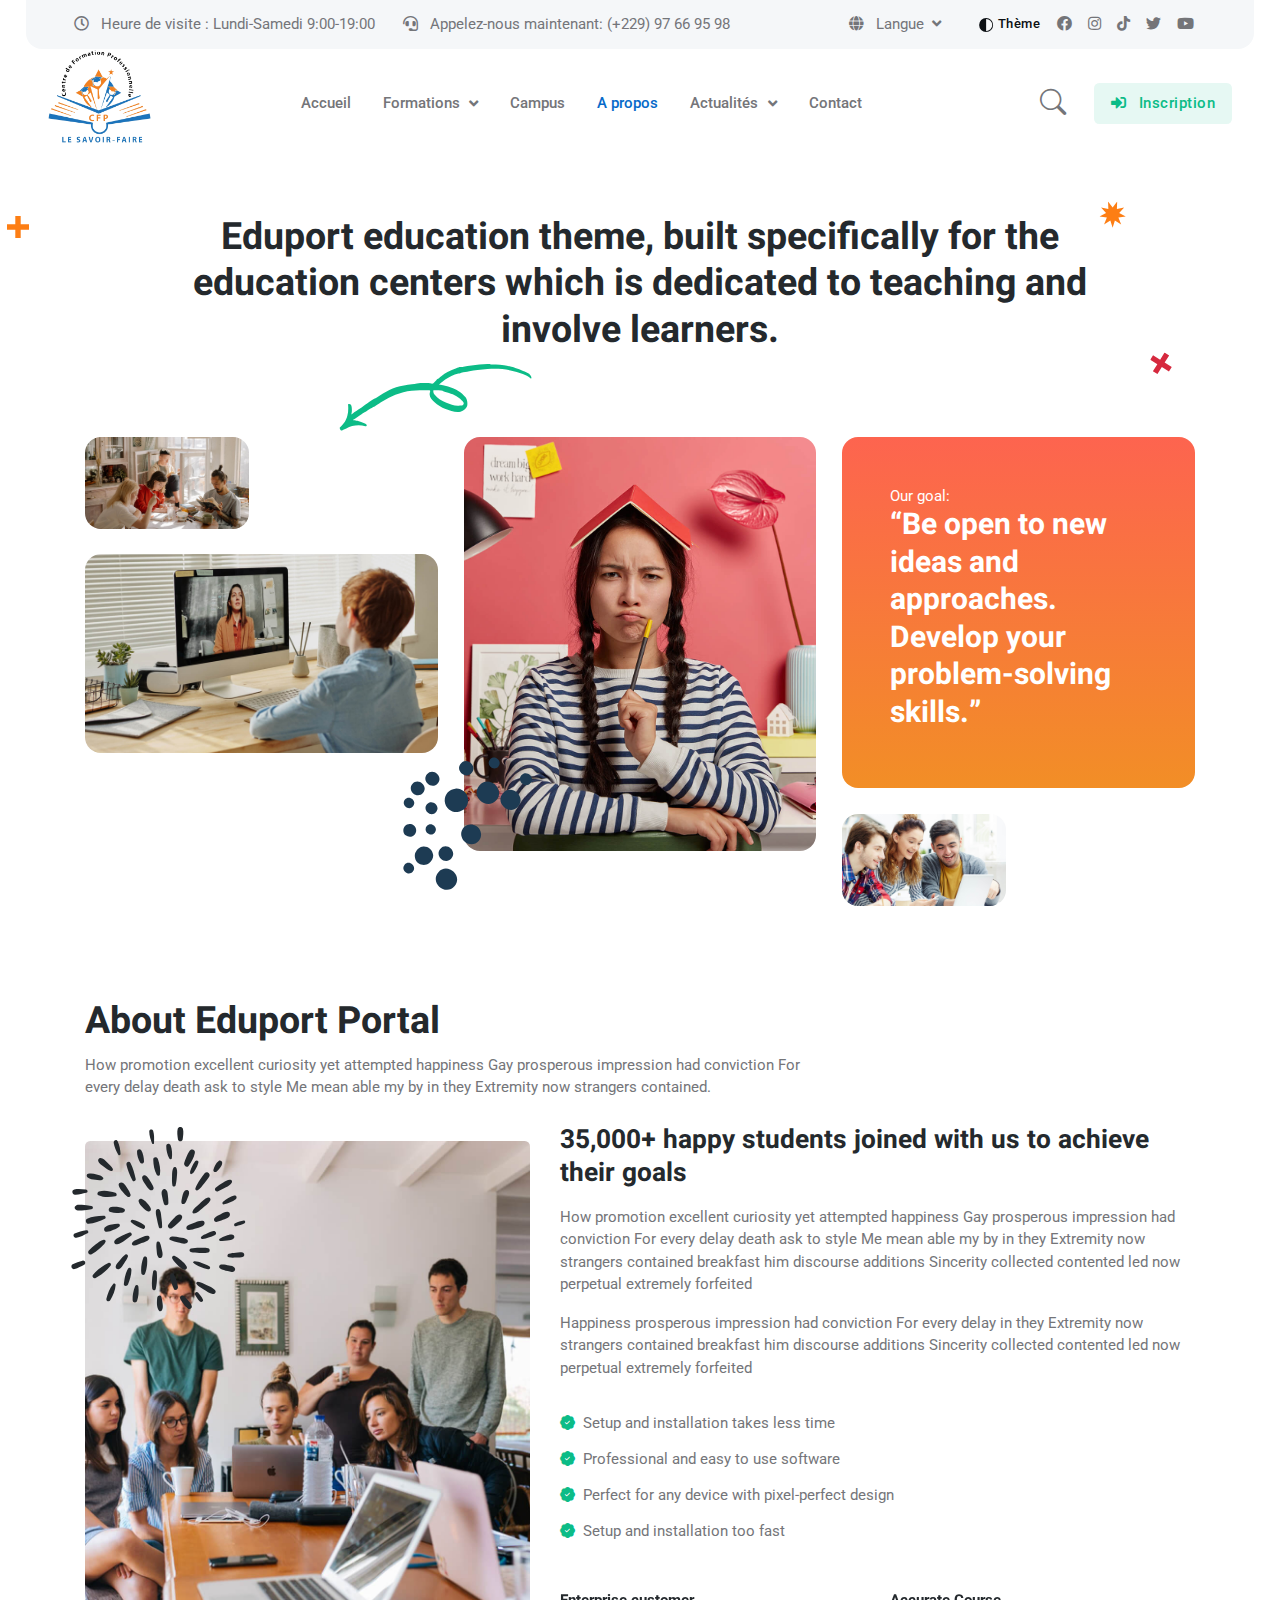
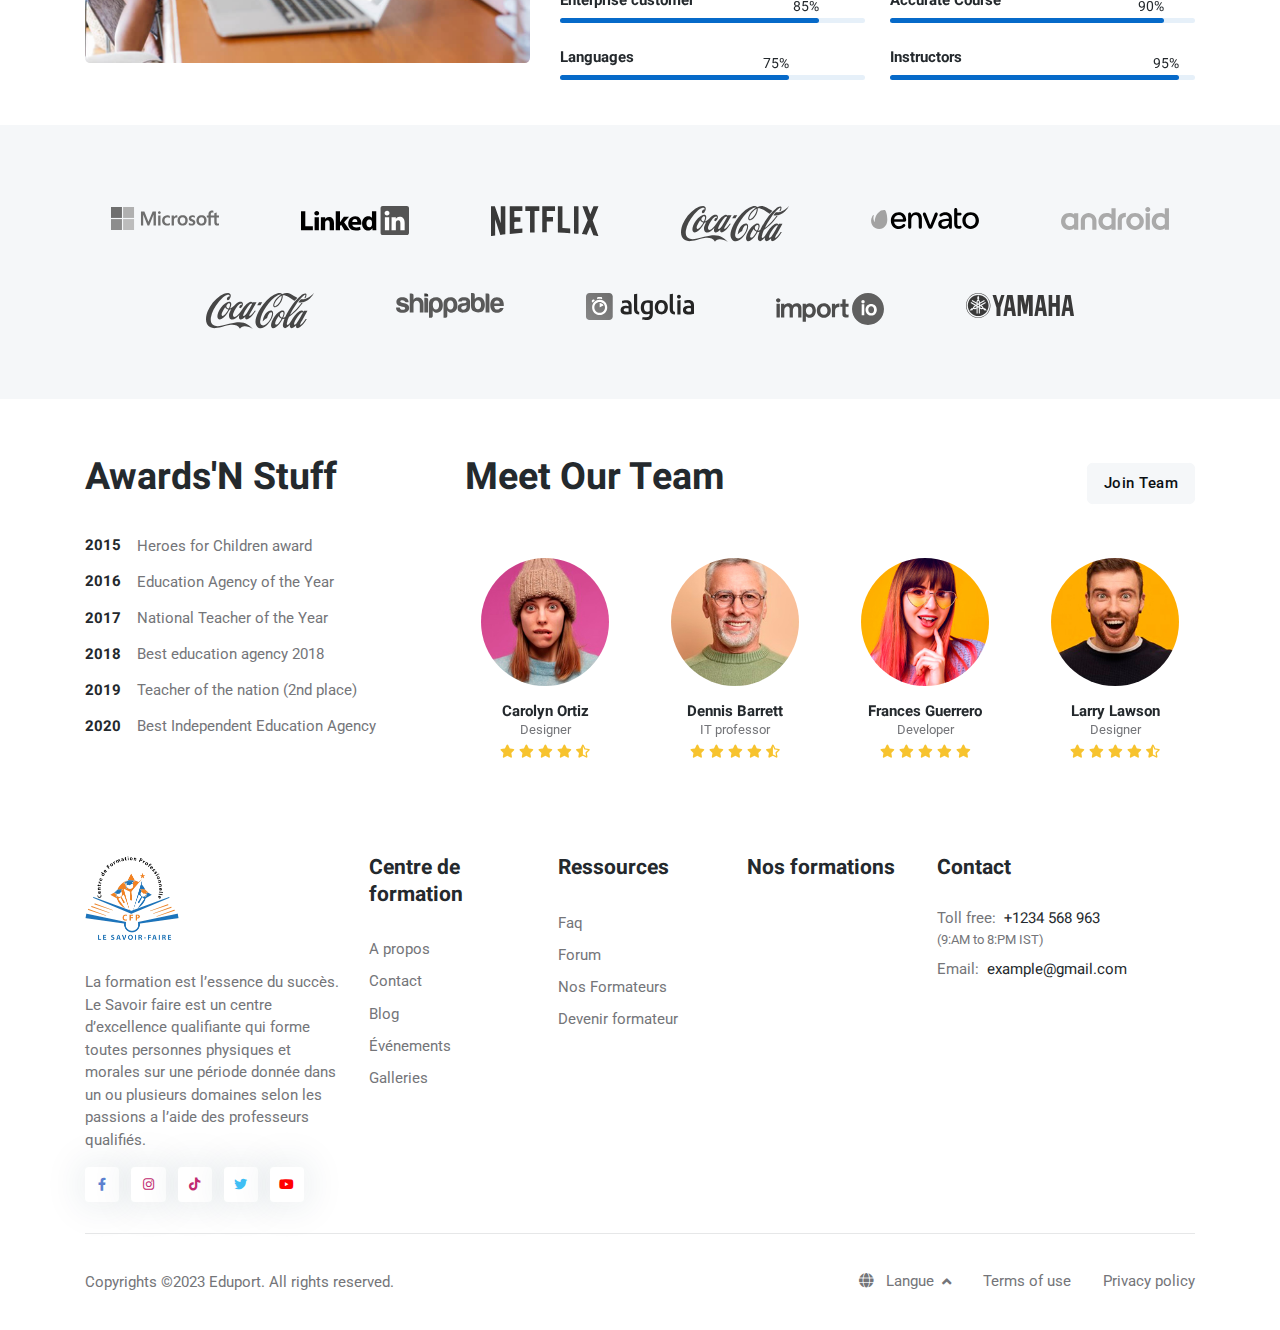
<file: a-propos.html>
<!DOCTYPE html>
<html lang="fr">
<head>
    <title>A propos | Centre de formation professionnel LE SAVOIR-FAIRE</title>

    <!-- Meta Tags -->
    <meta charset="utf-8">
    <meta content="width=device-width, initial-scale=1, shrink-to-fit=no" name="viewport">
    <meta content="Iso-Doss" name="author">
    <meta content="Centre de formation professionnel LE SAVOIR-FAIRE" name="description">

    <!-- Dark mode -->
    <script>
        const storedTheme = localStorage.getItem('theme')

        const getPreferredTheme = () => {
            if (storedTheme) {
                return storedTheme
            }
            return window.matchMedia('(prefers-color-scheme: dark)').matches ? 'dark' : 'light'
        }

        const setTheme = function (theme) {
            if (theme === 'auto' && window.matchMedia('(prefers-color-scheme: dark)').matches) {
                document.documentElement.setAttribute('data-bs-theme', 'dark')
            } else {
                document.documentElement.setAttribute('data-bs-theme', theme)
            }
        }

        setTheme(getPreferredTheme())

        window.addEventListener('DOMContentLoaded', () => {
            var el = document.querySelector('.theme-icon-active');
            if (el != 'undefined' && el != null) {
                const showActiveTheme = theme => {
                    const activeThemeIcon = document.querySelector('.theme-icon-active use')
                    const btnToActive = document.querySelector(`[data-bs-theme-value="${theme}"]`)
                    const svgOfActiveBtn = btnToActive.querySelector('.mode-switch use').getAttribute('href')

                    document.querySelectorAll('[data-bs-theme-value]').forEach(element => {
                        element.classList.remove('active')
                    })

                    btnToActive.classList.add('active')
                    activeThemeIcon.setAttribute('href', svgOfActiveBtn)
                }

                window.matchMedia('(prefers-color-scheme: dark)').addEventListener('change', () => {
                    if (storedTheme !== 'light' || storedTheme !== 'dark') {
                        setTheme(getPreferredTheme())
                    }
                })

                showActiveTheme(getPreferredTheme())

                document.querySelectorAll('[data-bs-theme-value]')
                    .forEach(toggle => {
                        toggle.addEventListener('click', () => {
                            const theme = toggle.getAttribute('data-bs-theme-value')
                            localStorage.setItem('theme', theme)
                            setTheme(theme)
                            showActiveTheme(theme)
                        })
                    })

            }
        })

    </script>

    <!-- Favicon -->
    <link href="assets/images/cfp-logo.png" rel="shortcut icon">

    <!-- Google Font -->
    <link href="https://fonts.googleapis.com" rel="preconnect">
    <link crossorigin href="https://fonts.gstatic.com" rel="preconnect">
    <link href="https://fonts.googleapis.com/css2?family=Heebo:wght@400;500;700&family=Roboto:wght@400;500;700&display=swap"
          rel="stylesheet">

    <!-- Plugins CSS -->
    <link href="assets/vendor/font-awesome/css/all.min.css" rel="stylesheet" type="text/css">
    <link href="assets/vendor/bootstrap-icons/bootstrap-icons.css" rel="stylesheet" type="text/css">
    <link href="assets/vendor/tiny-slider/tiny-slider.css" rel="stylesheet" type="text/css">
    <link href="assets/vendor/glightbox/css/glightbox.css" rel="stylesheet" type="text/css">

    <!-- Theme CSS -->
    <link href="assets/css/style.css" rel="stylesheet" type="text/css">

</head>

<body>

<!-- Top header START -->
<div class="navbar-top navbar-dark bg-light d-none d-xl-block py-2 mx-2 mx-md-4 rounded-bottom-4">
    <!--<div class="container">-->
    <div class="container-fluid px-3 px-xl-5">
        <div class="d-lg-flex justify-content-lg-between align-items-center">
            <!-- Navbar top Left-->

            <!-- Top info -->
            <ul class="nav align-items-center justify-content-center">
                <li class="nav-item me-3" data-bs-animation="false" data-bs-original-title="Nous sommes fermé les Dimanches" data-bs-placement="bottom"
                    data-bs-toggle="tooltip">
                    <span>
                        <i class="far fa-clock me-2"></i>
                        Heure de visite : Lundi-Samedi 9:00-19:00
                    </span>
                </li>
                <li class="nav-item">
                    <a class="nav-link" href="tel:+22997669598">
                        <i class="fas fa-headset me-2"></i>
                        Appelez-nous maintenant: (+229) 97 66 95 98
                    </a>
                </li>
            </ul>

            <!-- Navbar top Right-->
            <div class="nav d-flex align-items-center justify-content-center">
                <!-- Language -->
                <div class="dropdown me-3">
                    <a aria-expanded="false" aria-haspopup="true" class="nav-link dropdown-toggle" data-bs-toggle="dropdown"
                       href="#" id="dropdownLanguage">
                        <i class="fas fa-globe me-2"></i>
                        Langue
                    </a>
                    <div aria-labelledby="dropdownLanguage" class="dropdown-menu mt-2 min-w-auto shadow">
                        <a class="dropdown-item me-4" href="#">
                            <img alt="" class="fa-fw me-2" src="assets/images/flags/fr.svg">
                            Français
                        </a>
                        <a class="dropdown-item me-4" href="#">
                            <img alt="" class="fa-fw me-2" src="assets/images/flags/uk.svg">
                            English
                        </a>
                    </div>
                </div>

                <div class="dropdown">
                    <button aria-expanded="false" class="btn btn-light btn-sm lh-1 p-2 mb-0" data-bs-display="static" data-bs-toggle="dropdown"
                            id="bd-theme" type="button">
                        <svg class="bi bi-circle-half fa-fw theme-icon-active" fill="currentColor" height="14" viewBox="0 0 16 16"
                             width="14" xmlns="http://www.w3.org/2000/svg">
                            <path d="M8 15A7 7 0 1 0 8 1v14zm0 1A8 8 0 1 1 8 0a8 8 0 0 1 0 16z"/>
                            <use href="#"></use>
                        </svg>
                        Thème
                    </button>

                    <ul aria-labelledby="bd-theme" class="dropdown-menu min-w-auto dropdown-menu-end">
                        <li class="mb-1">
                            <button class="dropdown-item d-flex align-items-center" data-bs-theme-value="light"
                                    type="button">
                                <svg class="bi bi-brightness-high-fill fa-fw mode-switch me-1" fill="currentColor" height="16"
                                     viewBox="0 0 16 16" width="16">
                                    <path d="M12 8a4 4 0 1 1-8 0 4 4 0 0 1 8 0zM8 0a.5.5 0 0 1 .5.5v2a.5.5 0 0 1-1 0v-2A.5.5 0 0 1 8 0zm0 13a.5.5 0 0 1 .5.5v2a.5.5 0 0 1-1 0v-2A.5.5 0 0 1 8 13zm8-5a.5.5 0 0 1-.5.5h-2a.5.5 0 0 1 0-1h2a.5.5 0 0 1 .5.5zM3 8a.5.5 0 0 1-.5.5h-2a.5.5 0 0 1 0-1h2A.5.5 0 0 1 3 8zm10.657-5.657a.5.5 0 0 1 0 .707l-1.414 1.415a.5.5 0 1 1-.707-.708l1.414-1.414a.5.5 0 0 1 .707 0zm-9.193 9.193a.5.5 0 0 1 0 .707L3.05 13.657a.5.5 0 0 1-.707-.707l1.414-1.414a.5.5 0 0 1 .707 0zm9.193 2.121a.5.5 0 0 1-.707 0l-1.414-1.414a.5.5 0 0 1 .707-.707l1.414 1.414a.5.5 0 0 1 0 .707zM4.464 4.465a.5.5 0 0 1-.707 0L2.343 3.05a.5.5 0 1 1 .707-.707l1.414 1.414a.5.5 0 0 1 0 .708z"/>
                                    <use href="#"></use>
                                </svg>
                                Claire
                            </button>
                        </li>
                        <li class="mb-1">
                            <button class="dropdown-item d-flex align-items-center" data-bs-theme-value="dark"
                                    type="button">
                                <svg class="bi bi-moon-stars-fill fa-fw mode-switch me-1" fill="currentColor" height="16" viewBox="0 0 16 16"
                                     width="16" xmlns="http://www.w3.org/2000/svg">
                                    <path d="M6 .278a.768.768 0 0 1 .08.858 7.208 7.208 0 0 0-.878 3.46c0 4.021 3.278 7.277 7.318 7.277.527 0 1.04-.055 1.533-.16a.787.787 0 0 1 .81.316.733.733 0 0 1-.031.893A8.349 8.349 0 0 1 8.344 16C3.734 16 0 12.286 0 7.71 0 4.266 2.114 1.312 5.124.06A.752.752 0 0 1 6 .278z"/>
                                    <path d="M10.794 3.148a.217.217 0 0 1 .412 0l.387 1.162c.173.518.579.924 1.097 1.097l1.162.387a.217.217 0 0 1 0 .412l-1.162.387a1.734 1.734 0 0 0-1.097 1.097l-.387 1.162a.217.217 0 0 1-.412 0l-.387-1.162A1.734 1.734 0 0 0 9.31 6.593l-1.162-.387a.217.217 0 0 1 0-.412l1.162-.387a1.734 1.734 0 0 0 1.097-1.097l.387-1.162zM13.863.099a.145.145 0 0 1 .274 0l.258.774c.115.346.386.617.732.732l.774.258a.145.145 0 0 1 0 .274l-.774.258a1.156 1.156 0 0 0-.732.732l-.258.774a.145.145 0 0 1-.274 0l-.258-.774a1.156 1.156 0 0 0-.732-.732l-.774-.258a.145.145 0 0 1 0-.274l.774-.258c.346-.115.617-.386.732-.732L13.863.1z"/>
                                    <use href="#"></use>
                                </svg>
                                Sombre
                            </button>
                        </li>
                        <li>
                            <button class="dropdown-item d-flex align-items-center active" data-bs-theme-value="auto"
                                    type="button">
                                <svg class="bi bi-circle-half fa-fw mode-switch me-1" fill="currentColor" height="16" viewBox="0 0 16 16"
                                     width="16" xmlns="http://www.w3.org/2000/svg">
                                    <path d="M8 15A7 7 0 1 0 8 1v14zm0 1A8 8 0 1 1 8 0a8 8 0 0 1 0 16z"/>
                                    <use href="#"></use>
                                </svg>
                                Auto
                            </button>
                        </li>
                    </ul>
                </div>

                <!-- Top social -->
                <ul class="list-unstyled d-flex mb-0">
                    <li>
                        <a class="px-2 nav-link" href="#">
                            <i class="fab fa-facebook"></i>
                        </a>
                    </li>
                    <li>
                        <a class="px-2 nav-link" href="#">
                            <i class="fab fa-instagram"></i>
                        </a>
                    </li>
                    <li>
                        <a class="px-2 nav-link" href="#">
                            <i class="fab fa-tiktok"></i>
                        </a>
                    </li>
                    <li>
                        <a class="px-2 nav-link" href="#">
                            <i class="fab fa-twitter"></i>
                        </a>
                    </li>
                    <li>
                        <a class="ps-2 nav-link" href="#">
                            <i class="fab fa-youtube"></i>
                        </a>
                    </li>
                </ul>
            </div>
        </div>
    </div>
</div>
<!-- Top header END -->

<!-- Header START -->
<header class="navbar-light header-static navbar-sticky">
    <!-- Logo Nav START -->
    <nav class="navbar navbar-expand-xl">
        <div class="container-fluid px-3 px-xl-5">
            <!-- Logo START -->
            <a class="navbar-brand me-0" href="index.html">
                <img alt="logo" class="light-mode-item navbar-brand-item" src="assets/images/cfp-logo.png">
                <img alt="logo" class="dark-mode-item navbar-brand-item" src="assets/images/cfp-logo.png">
            </a>
            <!-- Logo END -->

            <!-- Responsive navbar toggler -->
            <button aria-controls="navbarCollapse" aria-expanded="false" aria-label="Toggle navigation"
                    class="navbar-toggler ms-auto" data-bs-target="#navbarCollapse" data-bs-toggle="collapse"
                    type="button">
				<span class="navbar-toggler-animation">
					<span></span>
					<span></span>
					<span></span>
				</span>
            </button>

            <!-- Main navbar START -->
            <div class="navbar-collapse collapse" id="navbarCollapse">

                <!-- Nav Search END -->
                <ul class="navbar-nav navbar-nav-scroll mx-auto">
                    <li class="nav-item">
                        <a class="nav-link" href="index.html">
                            Accueil
                        </a>
                    </li>

                    <li class="nav-item dropdown dropdown-fullwidth">
                        <a aria-expanded="false" aria-haspopup="true" class="nav-link dropdown-toggle"
                           data-bs-toggle="dropdown" href="formations.html">
                            Formations
                        </a>

                        <div class="dropdown-menu dropdown-menu-end" data-bs-popper="none">
                            <div class="row p-4 g-4">

                                <div class="col-xl-12 col-xxl-12">

                                    <!-- Badge and icon -->
                                    <div class="d-flex justify-content-between mb-3">
                                        <div class="hstack gap-2">
                                            <h6 class="mb-0">Nos formations diplômantes</h6>
                                        </div>
                                        <a class="h6 text-primary fw-light mb-0" href="formations.html">
                                            Voir tous
                                        </a>
                                    </div>
                                    <hr>
                                </div>
                                <!-- Dropdown column item -->
                                <div class="col-xl-6 col-xxl-4">
                                    <ul class="list-unstyled">
                                        <li>
                                            <a class="dropdown-item" href="#">
                                                Transit international
                                            </a>
                                        </li>
                                        <li>
                                            <a class="dropdown-item" href="#">
                                                Billetterie
                                            </a>
                                        </li>
                                        <li>
                                            <a class="dropdown-item" href="#">
                                                Haute couture
                                            </a>
                                        </li>
                                        <li>
                                            <a class="dropdown-item" href="#">
                                                Haute couture
                                            </a>
                                        </li>
                                        <li>
                                            <a class="dropdown-item" href="#">
                                                Audiovisuel
                                            </a>
                                        </li>
                                        <li>
                                            <a class="dropdown-item" href="#">
                                                Auxiliaire de banque
                                            </a>
                                        </li>
                                        <li>
                                            <a class="dropdown-item" href="#">
                                                Secrétariat
                                            </a>
                                        </li>
                                        <li>
                                            <a class="dropdown-item" href="#">
                                                Informatique d'entreprise
                                            </a>
                                        </li>
                                        <li>
                                            <a class="dropdown-item" href="#">
                                                Création de site internet et de Marketing Digital
                                            </a>
                                        </li>
                                        <li>
                                            <a class="dropdown-item" href="#">
                                                Création de site internet, développement Web et Mobile
                                            </a>
                                        </li>
                                        <li>
                                            <a class="dropdown-item" href="#">
                                                Génie informatique
                                            </a>
                                        </li>
                                    </ul>
                                </div>

                                <!-- Dropdown column item -->
                                <div class="col-xl-6 col-xxl-4">
                                    <ul class="list-unstyled">
                                        <li>
                                            <a class="dropdown-item" href="#">
                                                Délégué médical
                                            </a>
                                        </li>
                                        <li>
                                            <a class="dropdown-item" href="#">
                                                Technicien de vente en pharmacie
                                            </a>
                                        </li>
                                        <li>
                                            <a class="dropdown-item" href="#">
                                                Hôtellerie et Restauration - Option formation professionnel
                                            </a>
                                        </li>
                                        <li>
                                            <a class="dropdown-item" href="#">
                                                Hôtellerie et Restauration - Option CAP
                                            </a>
                                        </li>
                                        <li>
                                            <a class="dropdown-item" href="#">
                                                Décoration
                                            </a>
                                        </li>
                                        <li>
                                            <a class="dropdown-item" href="#">
                                                Pâtisserie
                                            </a>
                                        </li>
                                        <li>
                                            <a class="dropdown-item" href="#">
                                                Décoration + Cuisine
                                            </a>
                                        </li>
                                        <li>
                                            <a class="dropdown-item" href="#">
                                                Pâtisserie + Cuisine
                                            </a>
                                        </li>
                                        <li>
                                            <a class="dropdown-item" href="#">
                                                Cuisine Théorie + Pratique
                                            </a>
                                        </li>
                                        <li>
                                            <a class="dropdown-item" href="#">
                                                Cuisine Pratique
                                            </a>
                                        </li>
                                        <li>
                                            <a class="dropdown-item" href="#">
                                                Sérigraphie & Graphisme
                                            </a>
                                        </li>
                                    </ul>
                                </div>

                                <!-- Dropdown column item -->
                                <div class="col-xl-6 col-xxl-4">
                                    <ul class="list-unstyled">
                                        <li>
                                            <a class="dropdown-item" href="#">
                                                Menuiserie aluminium
                                            </a>
                                        </li>
                                        <li>
                                            <a class="dropdown-item" href="#">
                                                Conduite des machines de manutention et de BTP - Option Cariste (Chariot
                                                élévateur)
                                            </a>
                                        </li>
                                        <li>
                                            <a class="dropdown-item" href="#">
                                                Conduite des machines de manutention et de BTP - Option choix d'un engin
                                            </a>
                                        </li>
                                        <li>
                                            <a class="dropdown-item" href="#">
                                                Conduite des machines de manutention et de BTP - Option tous engins
                                            </a>
                                        </li>
                                        <li>
                                            <a class="dropdown-item" href="#">
                                                Électricité bâtiment / Industrielle - Froid et climatisation - Énergie
                                                renouvelable
                                            </a>
                                        </li>
                                        <li>
                                            <a class="dropdown-item" href="#">
                                                Coiffure - Option Coupe homme
                                            </a>
                                        </li>
                                        <li>
                                            <a class="dropdown-item" href="#">
                                                Coiffure - Option Coupe femme
                                            </a>
                                        </li>
                                        <li>
                                            <a class="dropdown-item" href="#">
                                                Coiffure - Option Coupe homme + femme
                                            </a>
                                        </li>
                                        <li>
                                            <a class="dropdown-item" href="#">
                                                Esthétique
                                            </a>
                                        </li>
                                        <li>
                                            <a class="dropdown-item" href="#">
                                                Esthétique & Coiffure
                                            </a>
                                        </li>
                                    </ul>
                                </div>
                            </div>
                        </div>
                    </li>

                    <li class="nav-item">
                        <a class="nav-link" href="camps.html">
                            Campus
                        </a>
                    </li>

                    <li class="nav-item">
                        <a class="nav-link active" href="a-propos.html">
                            A propos
                        </a>
                    </li>

                    <li class="nav-item dropdown">
                        <a aria-expanded="false" aria-haspopup="true" class="nav-link dropdown-toggle" data-bs-toggle="dropdown"
                           href="#" id="demoMenu">
                            Actualités
                        </a>
                        <ul aria-labelledby="demoMenu" class="dropdown-menu">
                            <li>
                                <a class="dropdown-item" href="blog.html">
                                    Blog
                                </a>
                            </li>
                            <li>
                                <a class="dropdown-item" href="forum.html">
                                    Forum
                                </a>
                            </li>
                            <li>
                                <a class="dropdown-item" href="galleries.html">
                                    Galleries
                                </a>
                            </li>
                            <li>
                                <a class="dropdown-item" href="evenements.html">
                                    Évènements
                                </a>
                            </li>
                        </ul>
                    </li>

                    <li class="nav-item">
                        <a class="nav-link" href="contact.html">
                            Contact
                        </a>
                    </li>

                </ul>

            </div>
            <!-- Main navbar END -->

            <!-- Nav Search START -->
            <div class="nav nav-item dropdown nav-search px-1 px-lg-3">
                <a aria-expanded="true" class="nav-link" data-bs-auto-close="outside" data-bs-display="static" data-bs-toggle="dropdown" href="#"
                   id="navSearch" role="button">
                    <i class="bi bi-search fs-4"> </i>
                </a>
                <div aria-labelledby="navSearch" class="dropdown-menu dropdown-menu-end shadow rounded p-2"
                     data-bs-popper="none">
                    <form class="input-group">
                        <input aria-label="Recherche" class="form-control border-primary" placeholder="Recherche..."
                               type="search">
                        <button class="btn btn-primary m-0" type="submit">Recherche</button>
                    </form>

                    <!-- Recent search -->
                    <ul class="list-group list-group-borderless p-2 small">
                        <li class="list-group-item d-flex justify-content-between align-items-center">
                            <span class="fw-bold">Recherches récentes : </span>
                            <button class="btn btn-sm btn-link mb-0 px-0">Tout effacer</button>
                        </li>
                        <li class="list-group-item text-primary-hover text-truncate">
                            <a class="text-body" href="#">
                                <i class="far fa-clock me-1"></i>
                                Cours de marketing numérique pour débutants
                            </a>
                        </li>
                        <li class="list-group-item text-primary-hover text-truncate">
                            <a class="text-body" href="#">
                                <i class="far fa-clock me-1"></i>
                                Cycle de vie du client
                            </a>
                        </li>
                        <li class="list-group-item text-primary-hover text-truncate">
                            <a class="text-body" href="#">
                                <i class="far fa-clock me-1"></i>
                                Qu'est-ce que la recherche ?
                            </a>
                        </li>
                        <li class="list-group-item text-primary-hover text-truncate">
                            <a class="text-body" href="#">
                                <i class="far fa-clock me-1"></i>
                                Facebook ADS
                            </a>
                        </li>
                    </ul>
                </div>
            </div>
            <!-- Nav Search END -->

            <!-- Inscription button  -->
            <div class="navbar-nav d-none d-lg-inline-block">
                <a class="btn btn-success-soft mb-0" href="inscription.html">
                    <i class="fas fa-sign-in-alt me-2"></i>
                    Inscription
                </a>
            </div>
        </div>
    </nav>
    <!-- Logo Nav END -->
</header>
<!-- Header END -->

<!-- **************** MAIN CONTENT START **************** -->
<main>

    <!-- =======================
    Page Banner START -->
    <section>
        <div class="container">

            <div class="row g-4">
                <!-- Title and SVG START -->
                <div class="col-10 text-center mx-auto position-relative">
                    <!-- SVG decoration -->
                    <figure class="position-absolute top-100 start-50 translate-middle mt-5 ms-n9 pt-5 d-none d-lg-block">
                        <svg>
                            <path class="fill-success"
                                  d="m181.6 6.7c-0.1 0-0.2-0.1-0.3 0-2.5-0.3-4.9-1-7.3-1.4-2.7-0.4-5.5-0.7-8.2-0.8-1.4-0.1-2.8-0.1-4.1-0.1-0.5 0-0.9-0.1-1.4-0.2-0.9-0.3-1.9-0.1-2.8-0.1-5.4 0.2-10.8 0.6-16.1 1.4-2.7 0.3-5.3 0.8-7.9 1.3-0.6 0.1-1.1 0.3-1.8 0.3-0.4 0-0.7-0.1-1.1-0.1-1.5 0-3 0.7-4.3 1.2-3 1-6 2.4-8.8 3.9-2.1 1.1-4 2.4-5.9 3.9-1 0.7-1.8 1.5-2.7 2.2-0.5 0.4-1.1 0.5-1.5 0.9s-0.7 0.8-1.1 1.2c-1 1-1.9 2-2.9 2.9-0.4 0.3-0.8 0.5-1.2 0.5-1.3-0.1-2.7-0.4-3.9-0.6-0.7-0.1-1.2 0-1.8 0-3.1 0-6.4-0.1-9.5 0.4-1.7 0.3-3.4 0.5-5.1 0.7-5.3 0.7-10.7 1.4-15.8 3.1-4.6 1.6-8.9 3.8-13.1 6.3-2.1 1.2-4.2 2.5-6.2 3.9-0.9 0.6-1.7 0.9-2.6 1.2s-1.7 1-2.5 1.6c-1.5 1.1-3 2.1-4.6 3.2-1.2 0.9-2.7 1.7-3.9 2.7-1 0.8-2.2 1.5-3.2 2.2-1.1 0.7-2.2 1.5-3.3 2.3-0.8 0.5-1.7 0.9-2.5 1.5-0.9 0.8-1.9 1.5-2.9 2.2 0.1-0.6 0.3-1.2 0.4-1.9 0.3-1.7 0.2-3.6 0-5.3-0.1-0.9-0.3-1.7-0.8-2.4s-1.5-1.1-2.3-0.8c-0.2 0-0.3 0.1-0.4 0.3s-0.1 0.4-0.1 0.6c0.3 3.6 0.2 7.2-0.7 10.7-0.5 2.2-1.5 4.5-2.7 6.4-0.6 0.9-1.4 1.7-2 2.6s-1.5 1.6-2.3 2.3c-0.2 0.2-0.5 0.4-0.6 0.7s0 0.7 0.1 1.1c0.2 0.8 0.6 1.6 1.3 1.8 0.5 0.1 0.9-0.1 1.3-0.3 0.9-0.4 1.8-0.8 2.7-1.2 0.4-0.2 0.7-0.3 1.1-0.6 1.8-1 3.8-1.7 5.8-2.3 4.3-1.1 9-1.1 13.3 0.1 0.2 0.1 0.4 0.1 0.6 0.1 0.7-0.1 0.9-1 0.6-1.6-0.4-0.6-1-0.9-1.7-1.2-2.5-1.1-4.9-2.1-7.5-2.7-0.6-0.2-1.3-0.3-2-0.4-0.3-0.1-0.5 0-0.8-0.1s-0.9 0-1.1-0.1-0.3 0-0.3-0.2c0-0.4 0.7-0.7 1-0.8 0.5-0.3 1-0.7 1.5-1l5.4-3.6c0.4-0.2 0.6-0.6 1-0.9 1.2-0.9 2.8-1.3 4-2.2 0.4-0.3 0.9-0.6 1.3-0.9l2.7-1.8c1-0.6 2.2-1.2 3.2-1.8 0.9-0.5 1.9-0.8 2.7-1.6 0.9-0.8 2.2-1.4 3.2-2 1.2-0.7 2.3-1.4 3.5-2.1 4.1-2.5 8.2-4.9 12.7-6.6 5.2-1.9 10.6-3.4 16.2-4 5.4-0.6 10.8-0.3 16.2-0.5h0.5c1.4-0.1 2.3-0.1 1.7 1.7-1.4 4.5 1.3 7.5 4.3 10 3.4 2.9 7 5.7 11.3 7.1 4.8 1.6 9.6 3.8 14.9 2.7 3-0.6 6.5-4 6.8-6.4 0.2-1.7 0.1-3.3-0.3-4.9-0.4-1.4-1-3-2.2-3.9-0.9-0.6-1.6-1.6-2.4-2.4-0.9-0.8-1.9-1.7-2.9-2.3-2.1-1.4-4.2-2.6-6.5-3.5-3.2-1.3-6.6-2.2-10-3-0.8-0.2-1.6-0.4-2.5-0.5-0.2 0-1.3-0.1-1.3-0.3-0.1-0.2 0.3-0.4 0.5-0.6 0.9-0.8 1.8-1.5 2.7-2.2 1.9-1.4 3.8-2.8 5.8-3.9 2.1-1.2 4.3-2.3 6.6-3.2 1.2-0.4 2.3-0.8 3.6-1 0.6-0.2 1.2-0.2 1.8-0.4 0.4-0.1 0.7-0.3 1.1-0.5 1.2-0.5 2.7-0.5 3.9-0.8 1.3-0.2 2.7-0.4 4.1-0.7 2.7-0.4 5.5-0.8 8.2-1.1 3.3-0.4 6.7-0.7 10-1 7.7-0.6 15.3-0.3 23 1.3 4.2 0.9 8.3 1.9 12.3 3.6 1.2 0.5 2.3 1.1 3.5 1.5 0.7 0.2 1.3 0.7 1.8 1.1 0.7 0.6 1.5 1.1 2.3 1.7 0.2 0.2 0.6 0.3 0.8 0.2 0.1-0.1 0.1-0.2 0.2-0.4 0.1-0.9-0.2-1.7-0.7-2.4-0.4-0.6-1-1.4-1.6-1.9-0.8-0.7-2-1.1-2.9-1.6-1-0.5-2-0.9-3.1-1.3-2.5-1.1-5.2-2-7.8-2.8-1-0.8-2.4-1.2-3.7-1.4zm-64.4 25.8c4.7 1.3 10.3 3.3 14.6 7.9 0.9 1 2.4 1.8 1.8 3.5-0.6 1.6-2.2 1.5-3.6 1.7-4.9 0.8-9.4-1.2-13.6-2.9-4.5-1.7-8.8-4.3-11.9-8.3-0.5-0.6-1-1.4-1.1-2.2 0-0.3 0-0.6-0.1-0.9s-0.2-0.6 0.1-0.9c0.2-0.2 0.5-0.2 0.8-0.2 2.3-0.1 4.7 0 7.1 0.4 0.9 0.1 1.6 0.6 2.5 0.8 1.1 0.4 2.3 0.8 3.4 1.1z"/>
                        </svg>
                    </figure>
                    <!-- SVG decoration -->
                    <figure class="position-absolute top-0 start-0 ms-n9">
                        <svg height="22px" viewBox="0 0 22 22" width="22px">
                            <polygon class="fill-orange"
                                     points="22,8.3 13.7,8.3 13.7,0 8.3,0 8.3,8.3 0,8.3 0,13.7 8.3,13.7 8.3,22 13.7,22 13.7,13.7 22,13.7 "/>
                        </svg>
                    </figure>
                    <!-- SVG decoration -->
                    <figure class="position-absolute top-100 start-100 translate-middle ms-5 d-none d-md-block">
                        <svg height="21.5px" viewBox="0 0 21.5 21.5" width="21.5px">
                            <polygon class="fill-danger"
                                     points="21.5,14.3 14.4,9.9 18.9,2.8 14.3,0 9.9,7.1 2.8,2.6 0,7.2 7.1,11.6 2.6,18.7 7.2,21.5 11.6,14.4 18.7,18.9 "/>
                        </svg>
                    </figure>
                    <!-- SVG decoration -->
                    <figure class="position-absolute top-0 start-100 translate-middle">
                        <svg height="27px" width="27px">
                            <path class="fill-orange"
                                  d="M13.122,5.946 L17.679,-0.001 L17.404,7.528 L24.661,5.946 L19.683,11.533 L26.244,15.056 L18.891,16.089 L21.686,23.068 L15.400,19.062 L13.122,26.232 L10.843,19.062 L4.557,23.068 L7.352,16.089 L-0.000,15.056 L6.561,11.533 L1.582,5.946 L8.839,7.528 L8.565,-0.001 L13.122,5.946 Z"/>
                        </svg>
                    </figure>

                    <!-- Title -->
                    <h1 class="position-relative fs-2">Eduport education theme, built specifically for the education
                        centers which is dedicated to teaching and involve learners.</h1>
                </div>
                <!-- Title and SVG END -->
            </div>

            <!-- Images START -->
            <div class="row g-4 mt-0 mt-lg-5">

                <!-- Left image -->
                <div class="col-6 col-md-4">
                    <div class="row g-4">
                        <!-- Image -->
                        <div class="col-10 col-lg-6">
                            <img alt="" class="rounded-4" src="assets/images/about/05.jpg">
                        </div>
                        <!-- Image -->
                        <div class="col-12">
                            <img alt="" class="rounded-4" src="assets/images/about/03.jpg">
                        </div>
                    </div>
                </div>

                <!-- Center image -->
                <div class="col-6 col-md-4 position-relative">
                    <!-- SVG decoration -->
                    <figure class="position-absolute bottom-0 start-0 ms-n5">
                        <svg height="133px" width="129px">
                            <path class="fill-blue"
                                  d="M127.581,25.993 C122.659,31.935 113.441,24.283 118.356,18.351 C123.278,12.408 132.496,20.060 127.581,25.993 ZM115.247,49.292 C106.977,59.275 91.492,46.420 99.748,36.454 C108.018,26.470 123.503,39.325 115.247,49.292 ZM86.935,2.378 C91.464,-3.089 99.944,3.951 95.423,9.409 C90.894,14.876 82.414,7.836 86.935,2.378 ZM93.501,43.010 C84.246,54.182 66.918,39.796 76.157,28.643 C85.411,17.471 102.740,31.856 93.501,43.010 ZM57.726,6.672 C63.633,-0.460 74.694,8.723 68.796,15.842 C62.889,22.973 51.828,13.791 57.726,6.672 ZM65.132,42.254 C65.414,45.250 64.407,48.520 62.488,50.836 C60.459,53.285 57.635,54.609 54.547,55.032 C51.448,55.456 48.387,54.215 45.962,52.383 C43.626,50.618 42.031,47.307 41.761,44.441 C41.479,41.444 42.486,38.175 44.406,35.858 C46.434,33.410 49.258,32.085 52.346,31.662 C55.446,31.238 58.507,32.479 60.931,34.312 C63.267,36.076 64.862,39.387 65.132,42.254 ZM48.502,101.257 C42.496,108.507 31.251,99.172 37.247,91.934 C43.252,84.684 54.497,94.019 48.502,101.257 ZM23.966,17.251 C29.774,10.238 40.651,19.267 34.852,26.269 C29.043,33.281 18.167,24.251 23.966,17.251 ZM9.378,26.952 C15.088,20.059 25.780,28.935 20.079,35.817 C14.369,42.711 3.677,33.835 9.378,26.952 ZM10.074,49.315 C5.742,54.545 -2.369,47.811 1.955,42.590 C6.287,37.361 14.399,44.094 10.074,49.315 ZM10.889,68.408 C13.679,70.517 13.903,74.910 11.746,77.514 C9.434,80.305 5.439,80.481 2.640,78.366 C-0.150,76.258 -0.375,71.865 1.783,69.260 C4.095,66.469 8.090,66.293 10.889,68.408 ZM9.881,114.513 C5.450,119.861 -2.845,112.974 1.578,107.635 C6.008,102.287 14.304,109.173 9.881,114.513 ZM12.758,94.899 C14.381,91.994 16.764,89.898 20.208,89.575 C22.532,89.358 25.068,90.140 26.866,91.630 C28.766,93.203 29.795,95.394 30.124,97.789 C30.589,101.171 28.744,104.038 26.279,106.100 C26.173,106.189 26.066,106.278 25.960,106.367 C24.381,107.689 21.309,108.287 19.326,107.873 C17.757,107.545 16.312,106.882 15.033,105.915 C13.453,104.722 12.479,102.811 12.056,100.935 C11.657,99.164 11.627,96.924 12.555,95.263 C12.622,95.142 12.690,95.021 12.758,94.899 ZM23.787,69.054 C28.020,63.943 35.947,70.523 31.721,75.626 C27.487,80.736 19.560,74.156 23.787,69.054 ZM23.899,47.361 C28.822,41.418 38.039,49.070 33.125,55.003 C28.202,60.945 18.985,53.293 23.899,47.361 ZM51.663,129.014 C42.901,139.591 26.494,125.972 35.242,115.411 C44.004,104.833 60.411,118.454 51.663,129.014 ZM69.137,67.525 C69.381,67.564 69.626,67.602 69.871,67.641 C77.305,68.819 80.658,77.977 75.894,83.728 C71.131,89.478 61.508,87.888 58.968,80.803 C58.884,80.570 58.800,80.337 58.717,80.104 C56.311,73.396 62.098,66.410 69.137,67.525 Z"/>
                        </svg>
                    </figure>
                    <!-- Image -->
                    <img alt="" class="rounded-4" src="assets/images/about/09.jpg">
                </div>

                <!-- Right image -->
                <div class="col-md-4">
                    <div class="row g-4">
                        <!-- Content -->
                        <div class="col-sm-6 col-md-12">
                            <div class="bg-grad rounded-4 p-5 text-start">
                                <span class="text-white">Our goal:</span>
                                <h3 class="text-white">“Be open to new ideas and approaches. Develop your
                                    problem-solving skills.”</h3>
                            </div>
                        </div>
                        <!-- Image -->
                        <div class="col-sm-6 col-md-12 col-lg-6">
                            <img alt="" class="rounded-4" src="assets/images/about/10.jpg">
                        </div>
                    </div>
                </div>
            </div>
            <!-- Images END -->
        </div>
    </section>
    <!-- =======================
    Page Banner END -->

    <!-- =======================
    About founder START -->
    <section class="pt-0 pt-md-5">
        <div class="container">
            <!-- Title -->
            <div class="row mb-4">
                <div class="col-lg-8">
                    <h2>About Eduport Portal</h2>
                    <p class="mb-0">How promotion excellent curiosity yet attempted happiness Gay prosperous impression
                        had conviction For every delay death ask to style Me mean able my by in they Extremity now
                        strangers contained.</p>
                </div>
            </div>

            <div class="row align-items-center">
                <div class="col-lg-5 position-relative">
                    <!-- SVG decoration -->
                    <figure class="position-absolute top-0 start-0 d-inline-block mt-n3">
                        <svg height="188" viewBox="0 0 379 395" width="180" xmlns="http://www.w3.org/2000/svg">
                            <path class="fill-dark"
                                  d="m194.01 213.69c0.16-5.82-0.7-11.77-1.4-17.55-0.64-5.35-0.76-11.29-2.82-16.27-1.96-4.73-8.61-4.2-9.04 1.22-0.43 5.35 1.23 11.08 2.27 16.34 1.14 5.75 2.15 11.66 4.1 17.18 1.3 3.67 6.78 3.18 6.89-0.92z"/>
                            <path class="fill-dark"
                                  d="m128.66 204.59c6.52 6.1 15.48 10.99 24.03 13.51 5.22 1.54 7.32-5.35 3.46-8.21-6.75-5.01-16.05-9.23-24.35-10.7-2.94-0.52-5.69 3.02-3.14 5.4z"/>
                            <path class="fill-dark"
                                  d="m132.2 252.72c6.03 2.03 13-2.24 18.55-4.47 5.74-2.31 12.86-4.01 16.33-9.42 1.35-2.1 0.13-5.66-2.49-6.12-6.49-1.13-12.33 2.76-18.07 5.5-5.32 2.53-13.35 4.85-15.93 10.57-0.73 1.63-0.16 3.34 1.61 3.94z"/>
                            <path class="fill-dark"
                                  d="m182.31 247.3c-1.06 5.43-0.29 10.91 0.17 16.38 0.45 5.37 0.39 10.33 3.86 14.65 2.48 3.08 6.71 0.8 7.87-2.08 1.92-4.74-0.07-10.24-1.09-15.05-1.07-5.05-1.88-10.15-4.3-14.75-1.37-2.61-5.92-2.16-6.51 0.85z"/>
                            <path class="fill-dark"
                                  d="m211.23 241.9c5.34 2.71 11.14 3.79 16.93 5.12 5.44 1.25 11.33 3.6 16.8 1.69 2.97-1.04 4.8-5.22 2.01-7.6-4.56-3.89-10.1-3.93-15.86-4.77-5.93-0.87-11.93-2.18-17.94-1.58-3.44 0.33-5.65 5.25-1.94 7.14z"/>
                            <path class="fill-dark"
                                  d="m214.37 216.88c4.35-2.81 8.22-6.6 12.01-10.11 3.85-3.57 8.13-6.91 9.69-12.11 1.18-3.93-2.72-7.7-6.6-6.6-5.19 1.47-8.64 5.78-12.25 9.56-3.58 3.74-7.38 7.54-10.27 11.86-3.01 4.48 2.94 10.3 7.42 7.4z"/>
                            <path class="fill-dark"
                                  d="m207.17 163.93c0.09-5.41-0.52-10.86-1.1-16.24-0.53-4.88-0.69-9.86-5.27-12.57-1.66-0.99-4.25-0.79-5.58 0.72-3.58 4.05-2.41 8.55-1.43 13.51 1.05 5.32 2.17 10.73 3.91 15.86 1.72 5.06 9.38 4.33 9.47-1.28z"/>
                            <path class="fill-dark"
                                  d="m170.28 175.82c-1.08-4.59-5.06-8.9-8.25-12.24-3.48-3.65-7.11-6.76-11.91-8.47-3.27-1.16-6.56 2.43-5.59 5.59 1.49 4.87 4.62 8.63 8.09 12.28 3.19 3.35 7.33 7.35 11.86 8.62 3.57 1.02 6.6-2.33 5.8-5.78z"/>
                            <path class="fill-dark"
                                  d="m113.84 176.01c-7.44-4.12-18.57-4.89-26.84-3.99-5.8 0.63-7.84 9.04-1.46 10.76 4.65 1.25 9.05 1.98 13.88 1.84 4.39-0.13 9.32 0.11 13.47-1.4 3.03-1.1 4.11-5.46 0.95-7.21z"/>
                            <path class="fill-dark"
                                  d="m125.34 225.91c-5.47 2.02-10.75 4.18-16 6.74-5.16 2.52-11.05 4.98-14.84 9.42-3.46 4.06-0.13 9.64 5.06 8.7 5.73-1.04 10.86-4.93 15.62-8.12 4.84-3.23 9.35-6.72 13.83-10.42 2.88-2.38-0.19-7.6-3.67-6.32z"/>
                            <path class="fill-dark"
                                  d="m154.27 279.62c-3.59 9.53-5.46 22.66-3.96 32.73 0.5 3.32 6.07 4.06 7.41 0.97 4.05-9.33 5.62-22.49 4.62-32.61-0.46-4.65-6.4-5.53-8.07-1.09z"/>
                            <path class="fill-dark"
                                  d="m215.3 280.91c2.51 5 6.64 8.95 10.55 12.87 3.98 3.99 8.2 7.99 13.42 10.24 4.15 1.79 8.7-1.96 6.37-6.37-2.78-5.28-7.24-9.31-11.78-13.1-4.44-3.7-8.65-7.32-14.04-9.52-3.51-1.43-5.91 3.11-4.52 5.88z"/>
                            <path class="fill-dark"
                                  d="m254.24 267.03c5.83 1.72 12.15 1.57 18.2 1.8 6.2 0.24 12.37 0.53 18.44-0.9 4.44-1.05 4.44-7.93 0-8.98-6.07-1.43-12.24-1.14-18.44-0.9-6.05 0.23-12.36 0.08-18.2 1.8-3.54 1.04-3.55 6.13 0 7.18z"/>
                            <path class="fill-dark"
                                  d="m249.57 220.6c5.74 0.12 11.6-2.08 17.06-3.7 5.45-1.61 11.25-2.56 15.39-6.7 2.54-2.55 1.73-8.18-2.32-8.79-5.98-0.91-10.83 1.38-16.4 3.38-5.3 1.91-11.59 3.59-16.1 7.03-3.55 2.7-2.68 8.67 2.37 8.78z"/>
                            <path class="fill-dark"
                                  d="m238.02 166.17c5.01 0.05 6.68-5.95 8.2-9.72 2.09-5.16 5.82-11.06 4.3-16.7-1.07-3.99-5.57-4.49-8.42-2.22-4.5 3.56-5.43 12.37-6.71 17.73-0.63 2.63-2.45 10.86 2.63 10.91z"/>
                            <path class="fill-dark"
                                  d="m175.92 131.08c-1.38-4.98-4.55-9.43-7.22-13.81-2.74-4.5-5.16-8.6-9.77-11.37-3.99-2.4-7.62 1.55-7.08 5.44 0.71 5.16 3.67 8.88 6.59 13.03 2.76 3.92 5.45 8.49 9.2 11.53 3.63 2.95 9.7 0.32 8.28-4.82z"/>
                            <path class="fill-dark"
                                  d="m127.5 145.68c-1.48-4.47-4.02-8.5-6.53-12.46-2.62-4.14-5.16-8.26-9.07-11.29-3.8-2.95-11.23-0.45-9.16 5.33 1.79 4.99 4.71 8.72 8.08 12.77 3.16 3.81 6.31 7.59 10.31 10.54 3.06 2.24 7.5-1.48 6.37-4.89z"/>
                            <path class="fill-dark"
                                  d="m101.97 207.71c-4.66-0.27-9.34 0.67-13.89 1.61-4.86 1-9.5 1.89-13.64 4.77-4.3 2.98-3.09 10.56 2.82 10.41 5.31-0.13 9.68-2.1 14.43-4.28 4.41-2.01 8.72-4.09 12.48-7.19 2.26-1.84 0.25-5.18-2.2-5.32z"/>
                            <path class="fill-dark"
                                  d="m116.71 272.51c-4.44 3-7.89 7.25-11.32 11.32-3.27 3.87-8.11 8.18-9.12 13.28-0.88 4.45 3.4 7.81 7.48 5.75 4.67-2.35 7.5-8.09 10.36-12.29 3-4.4 6.21-8.89 7.91-13.97 0.98-2.92-2.72-5.84-5.31-4.09z"/>
                            <path class="fill-dark"
                                  d="m122.39 301.82c-5.73 9.01-7.71 21.98-9 32.42-0.66 5.35 7.05 5.43 8.72 1.18 3.68-9.42 7.84-21.51 7.12-31.74-0.25-3.62-4.81-5.04-6.84-1.86z"/>
                            <path class="fill-dark"
                                  d="m175.01 308.29c-2.31 11.43-3.44 23.86-1.94 35.44 0.5 3.89 6.31 5.52 7.42 1.01 2.79-11.35 3.18-23.81 2.16-35.41-0.36-4.07-6.71-5.66-7.64-1.04z"/>
                            <path class="fill-dark"
                                  d="m210.59 318.2c1.26 8.85 4.01 18.05 7.97 26.05 2.65 5.35 9.5 1.21 8.81-3.71-1.22-8.79-4.36-17.94-8.27-25.92-2.53-5.17-9.19-1.18-8.51 3.58z"/>
                            <path class="fill-dark"
                                  d="m259.62 289.8c3.87 4.03 9.22 6.16 14.27 8.35 5.5 2.38 10.65 4.46 16.62 5.28 3.9 0.54 6.45-4.22 2.79-6.61-5.03-3.27-10.23-5.13-15.94-6.92-5.3-1.66-10.9-3.61-16.51-3.1-1.47 0.15-2.34 1.84-1.23 3z"/>
                            <path class="fill-dark"
                                  d="m278.17 239.36c4.63 0.39 9.28-1.67 13.66-3 4.69-1.43 9.34-2.62 13.55-5.22 4.66-2.88 1.5-9.44-3.59-8.51-4.84 0.89-9.1 3.2-13.52 5.27-4.12 1.93-8.83 3.5-11.99 6.88-1.68 1.79-0.41 4.39 1.89 4.58z"/>
                            <path class="fill-dark"
                                  d="m260.7 185.8c6.75-0.5 12.46-6.6 17.59-10.64 6.06-4.77 13.55-9.38 17.13-16.41 1.61-3.15-1.07-7.46-4.83-6.28-7.33 2.3-12.71 8.29-18.33 13.29-4.95 4.42-12.78 9.58-14.42 16.28-0.42 1.75 0.87 3.91 2.86 3.76z"/>
                            <path class="fill-dark"
                                  d="m222.24 126.71c1.72-5.82 2.23-12.08 2.75-18.11 0.53-6.15 1.5-12.24-0.7-18.15-0.98-2.63-5.02-3.81-6.51-0.85-2.84 5.63-2.77 11.47-2.92 17.68-0.16 6.48-0.31 13.03 0.82 19.43 0.62 3.45 5.67 3 6.56 0z"/>
                            <path class="fill-dark"
                                  d="m189.37 103.89c1.91-10.31-0.85-23.15-4.28-32.87-1.79-5.06-9.95-4.6-9.79 1.33 0.27 10.37 2.05 23.4 7.57 32.4 1.48 2.42 5.92 2.3 6.5-0.86z"/>
                            <path class="fill-dark"
                                  d="m138.39 113.34c-2.42-11.53-5.76-23.3-11.04-33.86-2.46-4.91-9.59-1.36-8.51 3.59 2.49 11.44 7.43 22.73 12.74 33.14 2 3.93 7.64 1.09 6.81-2.87z"/>
                            <path class="fill-dark"
                                  d="m95.58 142.36c-10.59-3.62-23.57-6.37-34.52-2.95-3.37 1.05-4.68 6.37-1.06 8.11 10.9 5.24 23.97 4.38 35.58 2.23 4-0.73 3.28-6.27 0-7.39z"/>
                            <path class="fill-dark"
                                  d="m71.61 190.69c-11.35-0.2-25.08 1.31-35.4 6.17-5.27 2.48-2.55 10.83 2.9 10.72 11.39-0.23 24.24-5.15 34.27-10.36 3.19-1.65 1.57-6.47-1.77-6.53z"/>
                            <path class="fill-dark"
                                  d="m70.91 241.18c-6.14 1.41-11.5 5.82-16.53 9.45-5.45 3.92-10.23 8.3-14.75 13.25-3.72 4.07 0.98 10.58 5.97 7.74 5.82-3.3 11.15-6.97 16.18-11.39 4.67-4.1 10.21-8.39 12.96-14.07 1.3-2.67-0.82-5.67-3.83-4.98z"/>
                            <path class="fill-dark"
                                  d="m80.75 290.12c-11.72 5.48-23.72 14.77-32.18 24.52-3.31 3.82 0.8 9.5 5.44 7.06 11.45-6.02 23.21-15.54 31.25-25.72 2.62-3.32-0.53-7.72-4.51-5.86z"/>
                            <path class="fill-dark"
                                  d="m137.08 338.96c-3.59 8.71-5.75 20.22-5.21 29.62 0.31 5.45 7.72 6.52 9.47 1.28 3-8.95 3.91-20.61 2.73-29.96-0.5-4.05-5.42-4.76-6.99-0.94z"/>
                            <path class="fill-dark"
                                  d="m90.97 334.12c-7.42 8.44-11.65 20.48-14.36 31.22-1.21 4.8 5.58 7.88 8.11 3.42 5.49-9.67 10.82-21.27 11.3-32.55 0.11-2.48-3.36-4.01-5.05-2.09z"/>
                            <path class="fill-dark"
                                  d="m183.75 362.85c-0.94 8.43-1.81 20.63 3.62 27.64 1.57 2.03 5.08 1.2 6.2-0.8 2.33-4.17 2.01-8.48 1.47-13.1-0.58-5-1.14-10.08-2.47-14.94-1.42-5.19-8.29-3.59-8.82 1.2z"/>
                            <path class="fill-dark"
                                  d="m231.99 363.98c0.76 4.42 4.35 8.51 6.86 12.12 2.85 4.09 5.89 7.41 9.98 10.26 3.45 2.41 9.16-1.67 7.48-5.75-1.99-4.85-4.64-8.7-8.21-12.55-3.27-3.52-6.35-7.46-10.86-9.33-3.33-1.39-5.73 2.47-5.25 5.25z"/>
                            <path class="fill-dark"
                                  d="m266.34 334.6c3.77 5.1 9.94 7.95 15.32 11.13 5.77 3.4 11.98 8.41 18.68 9.44 4.88 0.75 8.48-4.45 4.9-8.42-4.54-5.05-12.05-7.51-18.06-10.47-5.59-2.74-11.57-6.54-17.86-6.87-2.45-0.14-4.53 3.09-2.98 5.19z"/>
                            <path class="fill-dark"
                                  d="m316.13 301.59c4.75 2.94 10.54 4.1 15.86 5.66 4.95 1.45 10.22 3.67 14.39-0.45 1.09-1.07 1.7-2.93 1.17-4.42-2.02-5.66-7.03-5.96-12.33-6.86-5.49-0.94-11.33-2.55-16.91-1.99-4.14 0.41-6.06 5.65-2.18 8.06z"/>
                            <path class="fill-dark"
                                  d="m316.55 243.69c4.9 0.41 9.87-0.06 14.73-0.78 4.98-0.74 9.48-1.05 13.4-4.41 2.7-2.31 1.2-7.08-2.08-7.87-4.92-1.2-9.43 0.65-14.08 2.29-4.56 1.61-9.16 3.42-13.28 5.97-2.27 1.41-1.18 4.59 1.31 4.8z"/>
                            <path class="fill-dark"
                                  d="m308.04 203.69c4.85-0.37 9.55-2.49 14.01-4.38 4.56-1.94 9.9-3.42 13.28-7.2 3.13-3.51 1.13-9.73-3.99-9.63-5.12 0.09-9.53 2.9-14.03 5.11-4.35 2.14-9.26 4.34-12.71 7.79-2.82 2.8-0.89 8.65 3.44 8.31z"/>
                            <path class="fill-dark"
                                  d="m269.75 136.35c2.23-2.11 4.44-3.56 6.47-5.95 2.15-2.52 4.26-5.06 6.29-7.68 3.67-4.73 7.87-9.39 10.84-14.59 3.28-5.75-4.7-12.37-9.38-7.24-4.06 4.46-7.24 9.78-10.63 14.75-1.66 2.44-3.23 4.94-4.8 7.44-1.9 3.04-2.79 5.84-4.31 9.01-1.66 3.52 2.51 7.11 5.52 4.26z"/>
                            <path class="fill-dark"
                                  d="m249.62 85.78c6.03-7.39 11.22-17.92 13.28-27.22 1.53-6.93-6.93-9.89-10.91-4.6-3.02 4.01-4.88 8.3-6.86 12.9-1.87 4.33-4 8.83-4.85 13.48-0.89 4.88 5.45 10.21 9.34 5.44z"/>
                            <path class="fill-dark"
                                  d="m90.05 91.45c-2.56-5.05-7.57-9.23-11.65-13.07-4.09-3.85-8.31-9.07-14.25-9.28-3.38-0.12-5.49 3.27-4.81 6.31 1.25 5.6 7.66 8.94 12 12.12 4.52 3.31 9.43 7.32 14.87 8.91 3 0.87 5.14-2.45 3.84-4.99z"/>
                            <path class="fill-dark"
                                  d="m44.95 170.14c-6.71-0.76-13.22-1.96-20-2.4-6.02-0.39-10.51-1.6-14.47 3.58-0.86 1.12-0.86 3.41 0 4.53 3.97 5.2 8.38 3.97 14.47 3.58 6.77-0.43 13.29-1.63 20-2.4 4.42-0.49 4.43-6.38 0-6.89z"/>
                            <path class="fill-dark"
                                  d="m311.93 138.89c5.64-2.46 10.99-5.48 16.42-8.37 4.61-2.46 10.32-5.01 12.47-10.07 1.14-2.67-0.21-5.1-3.12-5.44-5.48-0.63-10.55 3.08-14.97 5.89-5.19 3.29-10.47 6.45-15.39 10.14-4.7 3.53-0.8 10.21 4.59 7.85z"/>
                            <path class="fill-dark"
                                  d="m214.43 69.49c1.24-8.38 0.44-19.18-2.63-27.11-1.83-4.74-8.98-4.29-9.15 1.24-0.25 8.53 2.45 19.03 6.47 26.56 1.09 2.05 4.94 1.83 5.31-0.69z"/>
                            <path class="fill-dark"
                                  d="m155.87 76.25c-0.17-7.42-1.86-17.18-5.87-23.48-2.59-4.06-8.63-2.33-8.88 2.41-0.39 7.46 2.98 16.77 6.49 23.32 2.07 3.87 8.37 2.09 8.26-2.25z"/>
                            <path class="fill-dark"
                                  d="m69.9 110.49c-2.8-4.65-8.9-5.51-13.81-6.83-5.97-1.6-11.86-2.8-17.96-1.33-3.79 0.91-3.81 5.75-1.01 7.71 4.9 3.44 10.46 4.3 16.31 5 4.92 0.59 11.26 2.24 15.51-0.95 1.15-0.84 1.77-2.26 0.96-3.6z"/>
                            <path class="fill-dark"
                                  d="m33.45 135.28c-8.15-0.52-16.37-1.58-24.44-0.08-6.41 1.2-4.57 10.75 1.49 10.98 8.03 0.3 16.11-2.12 23.92-3.8 4.17-0.89 2.92-6.85-0.97-7.1z"/>
                            <path class="fill-dark"
                                  d="m34.21 221.12c-8.24 1.61-16.84 3.23-24.39 7.05-5.18 2.62-1.4 9.93 3.76 8.91 8.15-1.62 15.99-5.81 23.33-9.56 3.73-1.89 1.01-7.12-2.7-6.4z"/>
                            <path class="fill-dark"
                                  d="m26.3 285.19c-7.04 2.19-14.06 4.08-20.61 7.52-5.56 2.91-1.73 11.9 4.26 10.11 7.07-2.1 13.42-5.69 19.98-9.02 4.75-2.42 1.45-10.2-3.63-8.61z"/>
                            <path class="fill-dark"
                                  d="m334.44 278.26c5.12 1.04 10.28 0.66 15.46 0.55 5.07-0.11 10.07 0.09 14.73-2.05 3.9-1.78 2.43-7.51-1.13-8.61-4.72-1.46-9.81-0.37-14.64 0.17-4.83 0.53-9.81 0.75-14.43 2.34-3.39 1.17-4.08 6.78 0.01 7.6z"/>
                            <path class="fill-dark"
                                  d="m324.69 166.67c8.1-2.25 17.57-5.63 24.26-10.79 3.5-2.7 1.72-8.92-3.21-7.61-8.31 2.21-16.63 7.54-23.46 12.69-2.64 2.01-1.26 6.74 2.41 5.71z"/>
                            <path class="fill-dark"
                                  d="m308.96 97.65c2.67-2.59 4.86-5.22 7.13-8.19 0.99-1.29 1.95-2.55 2.73-3.97 1.11-2.03 1.38-3.83 1.67-6.08 0.47-3.72-4.54-6.15-7.42-4.26-6.13 4.02-8.89 11.77-11.06 18.46-1.33 4.06 4.08 6.83 6.95 4.04z"/>
                            <path class="fill-dark"
                                  d="m255.79 103.01c4.15-1.4 6.18-6.01 8.31-9.58 2.77-4.65 4.79-9.2 6.24-14.42 1.23-4.44-4.45-6.11-6.91-2.91-3.15 4.1-5.39 8.18-7.37 12.96-1.57 3.81-4.27 8.3-2.9 12.46 0.35 1.05 1.49 1.87 2.63 1.49z"/>
                            <path class="fill-dark"
                                  d="m237.22 29.96c1.02-7.08 2.4-15.28 0.51-22.27-1.45-5.37-9.43-5.37-10.88 0-1.89 7-0.51 15.19 0.51 22.27 0.7 4.89 9.16 4.89 9.86 0z"/>
                            <path class="fill-dark"
                                  d="m176.87 37.88c0.46-8.08 0.72-18.2-1.81-25.96-1.44-4.4-8.12-3.72-8.18 1.11-0.1 8.22 3.14 17.78 6.01 25.39 0.79 2.12 3.84 1.82 3.98-0.54z"/>
                            <path class="fill-dark"
                                  d="m106.47 60.88c-0.25-8.78-2.31-19.27-6.16-27.17-2.47-5.06-8.95-1.13-8.31 3.5 1.12 8.07 5.45 18.05 9.78 24.94 1.28 2.05 4.76 1.32 4.69-1.27z"/>
                            <path class="fill-dark"
                                  d="m349.66 212.77c6.02-1.78 12.43-3.1 17.89-6.26 2.49-1.44 1.63-6.21-1.58-5.82-6.32 0.77-12.15 3.42-18.09 5.64-3.95 1.47-2.41 7.67 1.78 6.44z"/>
                            <path class="fill-dark"
                                  d="m263.24 357.22c3.03 5.01 5.77 10.27 10.26 14.11 2.62 2.25 8.08 0.17 6.5-3.78-1.21-3.04-2.59-5.39-4.57-7.97-1.89-2.46-3.92-4.82-5.91-7.21-2.93-3.52-8.59 1.02-6.28 4.85z"/>
                        </svg>
                    </figure>

                    <!-- Image -->
                    <img alt="" class="rounded" src="assets/images/about/06.jpg">
                </div>

                <div class="col-lg-7 mt-4 mt-lg-0">
                    <!-- Title -->
                    <h4 class="mb-3">35,000+ happy students joined with us to achieve their goals</h4>

                    <!-- Content -->
                    <p>How promotion excellent curiosity yet attempted happiness Gay prosperous impression had
                        conviction For every delay death ask to style Me mean able my by in they Extremity now strangers
                        contained breakfast him discourse additions Sincerity collected contented led now perpetual
                        extremely forfeited </p>
                    <p>Happiness prosperous impression had conviction For every delay in they Extremity now strangers
                        contained breakfast him discourse additions Sincerity collected contented led now perpetual
                        extremely forfeited</p>

                    <!-- Info -->
                    <ul class="list-group list-group-borderless mt-4">
                        <li class="list-group-item d-flex">
                            <i class="bi bi-patch-check-fill text-success me-2"></i>Setup and installation takes less
                            time
                        </li>
                        <li class="list-group-item d-flex">
                            <i class="bi bi-patch-check-fill text-success me-2"></i>Professional and easy to use
                            software
                        </li>
                        <li class="list-group-item d-flex">
                            <i class="bi bi-patch-check-fill text-success me-2"></i>Perfect for any device with
                            pixel-perfect design
                        </li>
                        <li class="list-group-item d-flex">
                            <i class="bi bi-patch-check-fill text-success me-2"></i>Setup and installation too fast
                        </li>
                    </ul>

                    <!-- Progress bar START -->
                    <div class="row mt-3 g-4">
                        <!-- Progress item -->
                        <div class="col-md-6">
                            <div class="overflow-hidden">
                                <h6>Enterprise customer</h6>
                                <div class="progress progress-sm bg-primary bg-opacity-10">
                                    <div aria-valuemax="100" aria-valuemin="0" aria-valuenow="85"
                                         class="progress-bar bg-primary" style="width: 85%">
                                        <span class="progress-percent-simple ms-auto h6 fw-light">85%</span>
                                    </div>
                                </div>
                            </div>
                        </div>

                        <!-- Progress item -->
                        <div class="col-md-6">
                            <div class="overflow-hidden">
                                <h6>Accurate Course</h6>
                                <div class="progress progress-sm bg-primary bg-opacity-10">
                                    <div aria-valuemax="100" aria-valuemin="0" aria-valuenow="90"
                                         class="progress-bar bg-primary" style="width: 90%;">
                                        <span class="progress-percent-simple ms-auto h6 fw-light">90%</span>
                                    </div>
                                </div>
                            </div>
                        </div>

                        <!-- Progress item -->
                        <div class="col-md-6">
                            <div class="overflow-hidden">
                                <h6>Languages</h6>
                                <div class="progress progress-sm bg-primary bg-opacity-10">
                                    <div aria-valuemax="100" aria-valuemin="0" aria-valuenow="75"
                                         class="progress-bar bg-primary" style="width: 75%;">
                                        <span class="progress-percent-simple ms-auto h6 fw-light">75%</span>
                                    </div>
                                </div>
                            </div>
                        </div>

                        <!-- Progress item -->
                        <div class="col-md-6">
                            <div class="overflow-hidden">
                                <h6>Instructors</h6>
                                <div class="progress progress-sm bg-primary bg-opacity-10">
                                    <div aria-valuemax="100" aria-valuemin="0" aria-valuenow="95"
                                         class="progress-bar bg-primary" style="width: 95%;">
                                        <span class="progress-percent-simple ms-auto h6 fw-light">95%</span>
                                    </div>
                                </div>
                            </div>
                        </div>
                    </div>
                    <!-- Progress bar END -->
                </div>
            </div>
        </div>
    </section>
    <!-- =======================
    About founder END -->

    <!-- =======================
    Client START -->
    <section class="bg-light">
        <div class="container">
            <div class="row d-flex justify-content-center">
                <!-- Logo item -->
                <div class="col-6 col-sm-4 col-lg-2">
                    <div class="p-4 grayscale text-center">
                        <img alt="" src="assets/images/client/microsoft.svg">
                    </div>
                </div>
                <!-- Logo item -->
                <div class="col-6 col-sm-4 col-lg-2">
                    <div class="p-4 grayscale text-center">
                        <img alt="" src="assets/images/client/linkedin.svg">
                    </div>
                </div>
                <!-- Logo item -->
                <div class="col-6 col-sm-4 col-lg-2">
                    <div class="p-4 grayscale text-center">
                        <img alt="" src="assets/images/client/netflix.svg">
                    </div>
                </div>
                <!-- Logo item -->
                <div class="col-6 col-sm-4 col-lg-2">
                    <div class="p-4 grayscale text-center">
                        <img alt="" src="assets/images/client/coca-cola.svg">
                    </div>
                </div>
                <!-- Logo item -->
                <div class="col-6 col-sm-4 col-lg-2">
                    <div class="p-4 grayscale text-center">
                        <img alt="" src="assets/images/client/envato.svg">
                    </div>
                </div>
                <!-- Logo item -->
                <div class="col-6 col-sm-4 col-lg-2">
                    <div class="p-4 grayscale text-center">
                        <img alt="" src="assets/images/client/android.svg">
                    </div>
                </div>
                <!-- Logo item -->
                <div class="col-6 col-sm-4 col-lg-2">
                    <div class="p-4 grayscale text-center">
                        <img alt="" src="assets/images/client/coca-cola.svg">
                    </div>
                </div>
                <!-- Logo item -->
                <div class="col-6 col-sm-4 col-lg-2">
                    <div class="p-4 grayscale text-center">
                        <img alt="" src="assets/images/client/shippable.svg">
                    </div>
                </div>
                <!-- Logo item -->
                <div class="col-6 col-sm-4 col-lg-2">
                    <div class="p-4 grayscale text-center">
                        <img alt="" src="assets/images/client/algolia.svg">
                    </div>
                </div>
                <!-- Logo item -->
                <div class="col-6 col-sm-4 col-lg-2">
                    <div class="p-4 grayscale text-center">
                        <img alt="" src="assets/images/client/importio.svg">
                    </div>
                </div>
                <!-- Logo item -->
                <div class="col-6 col-sm-4 col-lg-2">
                    <div class="p-4 grayscale text-center">
                        <img alt="" src="assets/images/client/yamaha.svg">
                    </div>
                </div>
            </div>
        </div>
    </section>
    <!-- =======================
    Client END -->

    <!-- =======================
    Award and Team START -->
    <section>
        <div class="container">
            <div class="row">
                <div class="col-md-4 mb-4 mb-md-0">
                    <!-- Title -->
                    <h2>Awards'N Stuff</h2>
                    <!-- Content -->
                    <ul class="list-group list-group-borderless mt-4">
                        <!-- Award item -->
                        <li class="list-group-item d-flex align-items-center px-0">
                            <h6 class="mb-0">2015</h6>
                            <span class="fs-6 ms-3">Heroes for Children award</span>
                        </li>
                        <!-- Award item -->
                        <li class="list-group-item d-flex align-items-center px-0">
                            <h6 class="mb-0">2016</h6>
                            <span class="fs-6 ms-3">Education Agency of the Year</span>
                        </li>
                        <!-- Award item -->
                        <li class="list-group-item d-flex align-items-center px-0">
                            <h6 class="mb-0">2017</h6>
                            <span class="fs-6 ms-3">National Teacher of the Year</span>
                        </li>
                        <!-- Award item -->
                        <li class="list-group-item d-flex align-items-center px-0">
                            <h6 class="mb-0">2018</h6>
                            <span class="fs-6 ms-3">Best education agency 2018</span>
                        </li>
                        <!-- Award item -->
                        <li class="list-group-item d-flex align-items-center px-0">
                            <h6 class="mb-0">2019</h6>
                            <span class="fs-6 ms-3">Teacher of the nation (2nd place)</span>
                        </li>
                        <!-- Award item -->
                        <li class="list-group-item d-flex align-items-center px-0">
                            <h6 class="mb-0">2020</h6>
                            <span class="fs-6 ms-3">Best Independent Education Agency</span>
                        </li>
                    </ul>
                </div>

                <!-- Our team START -->
                <div class="col-md-8">
                    <!-- Title and button -->
                    <div class="d-sm-flex justify-content-sm-between">
                        <h2 class="mb-0">Meet Our Team</h2>
                        <a class="btn btn-light mt-2" href="#">Join Team</a>
                    </div>

                    <!-- Slider START -->
                    <div class="tiny-slider arrow-round arrow-creative arrow-blur arrow-hover mt-2 mt-sm-5">
                        <div class="tiny-slider-inner" data-arrow="true" data-autoplay="true" data-dots="false"
                             data-items="4" data-items-lg="3" data-items-md="2">

                            <!-- Avatar item -->
                            <div class="text-center">
                                <!-- Avatar -->
                                <div class="avatar avatar-xxl mb-3">
                                    <img alt="avatar" class="avatar-img rounded-circle"
                                         src="assets/images/avatar/01.jpg">
                                </div>
                                <!-- Info -->
                                <h6 class="mb-0"><a href="#">Carolyn Ortiz</a></h6>
                                <p class="mb-0 small">Designer</p>
                                <!-- Rating -->
                                <ul class="list-inline mb-0">
                                    <li class="list-inline-item me-0 small"><i class="fas fa-star text-warning"></i>
                                    </li>
                                    <li class="list-inline-item me-0 small"><i class="fas fa-star text-warning"></i>
                                    </li>
                                    <li class="list-inline-item me-0 small"><i class="fas fa-star text-warning"></i>
                                    </li>
                                    <li class="list-inline-item me-0 small"><i class="fas fa-star text-warning"></i>
                                    </li>
                                    <li class="list-inline-item me-0 small"><i
                                            class="fas fa-star-half-alt text-warning"></i></li>
                                </ul>
                            </div>

                            <!-- Avatar item -->
                            <div class="text-center">
                                <!-- Avatar -->
                                <div class="avatar avatar-xxl mb-3">
                                    <img alt="avatar" class="avatar-img rounded-circle"
                                         src="assets/images/avatar/02.jpg">
                                </div>
                                <!-- Info -->
                                <h6 class="mb-0"><a href="#">Dennis Barrett</a></h6>
                                <p class="mb-0 small">IT professor</p>
                                <!-- Rating -->
                                <ul class="list-inline mb-0">
                                    <li class="list-inline-item me-0 small"><i class="fas fa-star text-warning"></i>
                                    </li>
                                    <li class="list-inline-item me-0 small"><i class="fas fa-star text-warning"></i>
                                    </li>
                                    <li class="list-inline-item me-0 small"><i class="fas fa-star text-warning"></i>
                                    </li>
                                    <li class="list-inline-item me-0 small"><i class="fas fa-star text-warning"></i>
                                    </li>
                                    <li class="list-inline-item me-0 small"><i
                                            class="fas fa-star-half-alt text-warning"></i></li>
                                </ul>
                            </div>

                            <!-- Avatar item -->
                            <div class="text-center">
                                <!-- Avatar -->
                                <div class="avatar avatar-xxl mb-3">
                                    <img alt="avatar" class="avatar-img rounded-circle"
                                         src="assets/images/avatar/09.jpg">
                                </div>
                                <!-- Info -->
                                <h6 class="mb-0"><a href="#">Frances Guerrero</a></h6>
                                <p class="mb-0 small">Developer</p>
                                <!-- Rating -->
                                <ul class="list-inline mb-0">
                                    <li class="list-inline-item me-0 small"><i class="fas fa-star text-warning"></i>
                                    </li>
                                    <li class="list-inline-item me-0 small"><i class="fas fa-star text-warning"></i>
                                    </li>
                                    <li class="list-inline-item me-0 small"><i class="fas fa-star text-warning"></i>
                                    </li>
                                    <li class="list-inline-item me-0 small"><i class="fas fa-star text-warning"></i>
                                    </li>
                                    <li class="list-inline-item me-0 small"><i class="fas fa-star text-warning"></i>
                                    </li>
                                </ul>
                            </div>

                            <!-- Avatar item -->
                            <div class="text-center">
                                <!-- Avatar -->
                                <div class="avatar avatar-xxl mb-3">
                                    <img alt="avatar" class="avatar-img rounded-circle"
                                         src="assets/images/avatar/04.jpg">
                                </div>
                                <!-- Info -->
                                <h6 class="mb-0"><a href="#">Larry Lawson</a></h6>
                                <p class="mb-0 small">Designer</p>
                                <!-- Rating -->
                                <ul class="list-inline mb-0">
                                    <li class="list-inline-item me-0 small"><i class="fas fa-star text-warning"></i>
                                    </li>
                                    <li class="list-inline-item me-0 small"><i class="fas fa-star text-warning"></i>
                                    </li>
                                    <li class="list-inline-item me-0 small"><i class="fas fa-star text-warning"></i>
                                    </li>
                                    <li class="list-inline-item me-0 small"><i class="fas fa-star text-warning"></i>
                                    </li>
                                    <li class="list-inline-item me-0 small"><i
                                            class="fas fa-star-half-alt text-warning"></i></li>
                                </ul>
                            </div>

                            <!-- Avatar item -->
                            <div class="text-center">
                                <!-- Avatar -->
                                <div class="avatar avatar-xxl mb-3">
                                    <img alt="avatar" class="avatar-img rounded-circle"
                                         src="assets/images/avatar/10.jpg">
                                </div>
                                <!-- Info -->
                                <h6 class="mb-0"><a href="#">Louis Crawford</a></h6>
                                <p class="mb-0 small">Medical Professor</p>
                                <!-- Rating -->
                                <ul class="list-inline mb-0">
                                    <li class="list-inline-item me-0 small"><i class="fas fa-star text-warning"></i>
                                    </li>
                                    <li class="list-inline-item me-0 small"><i class="fas fa-star text-warning"></i>
                                    </li>
                                    <li class="list-inline-item me-0 small"><i class="fas fa-star text-warning"></i>
                                    </li>
                                    <li class="list-inline-item me-0 small"><i class="fas fa-star text-warning"></i>
                                    </li>
                                    <li class="list-inline-item me-0 small"><i
                                            class="fas fa-star-half-alt text-warning"></i></li>
                                </ul>
                            </div>
                        </div>
                    </div>
                    <!-- Slider END -->
                </div>
                <!-- Our team END -->
            </div>
        </div>
    </section>
    <!-- =======================
    Award and Team END -->

</main>
<!-- **************** MAIN CONTENT END **************** -->

<!-- =======================
Footer START -->
<footer class="pt-5">
    <div class="container">
        <!-- Row START -->
        <div class="row g-4">

            <!-- Widget 1 START -->
            <div class="col-lg-3">
                <!-- logo -->
                <a class="me-0" href="/">
                    <img alt="logo" class="light-mode-item h-100px" src="assets/images/cfp-logo.png">
                    <img alt="logo" class="dark-mode-item h-100px" src="assets/images/cfp-logo.png">
                </a>
                <p class="my-3">
                    La formation est l’essence du succès. Le Savoir faire est un centre d’excellence qualifiante qui
                    forme toutes personnes physiques et morales sur une période donnée dans un ou plusieurs domaines
                    selon les passions a l’aide des professeurs qualifiés.
                </p>
                <!-- Social media icon -->
                <ul class="list-inline mb-0 mt-3">
                    <li class="list-inline-item">
                        <a class="btn btn-white btn-sm shadow px-2 text-facebook" href="#">
                            <i class="fab fa-fw fa-facebook-f"></i>
                        </a>
                    </li>

                    <li class="list-inline-item">
                        <a class="btn btn-white btn-sm shadow px-2 text-instagram" href="#">
                            <i class="fab fa-fw fa-instagram"></i>
                        </a>
                    </li>

                    <li class="list-inline-item">
                        <a class="btn btn-white btn-sm shadow px-2 text-instagram" href="#">
                            <i class="fab fa-fw fa-tiktok"></i>
                        </a>
                    </li>

                    <li class="list-inline-item">
                        <a class="btn btn-white btn-sm shadow px-2 text-twitter" href="#">
                            <i class="fab fa-fw fa-twitter"></i>
                        </a>
                    </li>

                    <li class="list-inline-item">
                        <a class="btn btn-white btn-sm shadow px-2 text-youtube" href="#">
                            <i class="fab fa-fw fa-youtube"></i>
                        </a>
                    </li>
                </ul>
            </div>
            <!-- Widget 1 END -->

            <!-- Widget 2 START -->
            <div class="col-lg-6">
                <div class="row g-4">
                    <!-- Link block -->
                    <div class="col-6 col-md-4 mt-4">
                        <h5 class="mb-2 mb-md-4">Centre de formation</h5>
                        <ul class="nav flex-column">
                            <li class="nav-item"><a class="nav-link" href="#">A propos</a></li>
                            <li class="nav-item"><a class="nav-link" href="#">Contact</a></li>
                            <li class="nav-item"><a class="nav-link" href="#">Blog</a></li>
                            <li class="nav-item"><a class="nav-link" href="#">Événements</a></li>
                            <li class="nav-item"><a class="nav-link" href="#">Galleries</a></li>
                        </ul>
                    </div>

                    <!-- Link block -->
                    <div class="col-6 col-md-4 mt-4">
                        <h5 class="mb-2 mb-md-4">Ressources</h5>
                        <ul class="nav flex-column">
                            <li class="nav-item"><a class="nav-link" href="#">Faq</a></li>
                            <li class="nav-item"><a class="nav-link" href="#">Forum</a></li>
                            <li class="nav-item"><a class="nav-link" href="#">Nos Formateurs</a></li>
                            <li class="nav-item"><a class="nav-link" href="#">Devenir formateur</a></li>
                        </ul>
                    </div>

                    <!-- Link block -->
                    <div class="col-6 col-md-4 mt-4">
                        <h5 class="mb-2 mb-md-4">Nos formations</h5>
                        <ul class="nav flex-column">
                            <li class="nav-item"><a class="nav-link" href="#"></a></li>
                            <li class="nav-item"><a class="nav-link" href="#"></a></li>
                            <li class="nav-item"><a class="nav-link" href="#"></a></li>
                            <li class="nav-item"><a class="nav-link" href="#"></a></li>
                            <li class="nav-item"><a class="nav-link" href="#"></a></li>
                        </ul>
                    </div>
                </div>
            </div>
            <!-- Widget 2 END -->

            <!-- Widget 3 START -->
            <div class="col-lg-3 mt-4">
                <h5 class="mb-2 mb-md-4">Contact</h5>
                <!-- Time -->
                <p class="mb-2">
                    Toll free:<span class="h6 fw-light ms-2">+1234 568 963</span>
                    <span class="d-block small">(9:AM to 8:PM IST)</span>
                </p>

                <p class="mb-0">Email:<span class="h6 fw-light ms-2">example@gmail.com</span></p>
            </div>
            <!-- Widget 3 END -->
        </div><!-- Row END -->

        <!-- Divider -->
        <hr class="mt-4 mb-0">

        <!-- Bottom footer -->
        <div class="py-3">
            <div class="container px-0">
                <div class="d-lg-flex justify-content-between align-items-center py-3 text-center text-md-left">
                    <!-- copyright text -->
                    <div class="text-primary-hover"> Copyrights <a class="text-body" href="#">©2023 Eduport</a>. All
                        rights reserved.
                    </div>
                    <!-- copyright links-->
                    <div class="justify-content-center mt-3 mt-lg-0">
                        <ul class="nav list-inline justify-content-center mb-0">
                            <li class="list-inline-item">
                                <!-- Language selector -->
                                <div class="dropup mt-0 text-center text-sm-end">
                                    <a aria-expanded="false" class="dropdown-toggle nav-link" data-bs-toggle="dropdown" href="#"
                                       id="languageSwitcher" role="button">
                                        <i class="fas fa-globe me-2"></i>
                                        Langue
                                    </a>
                                    <ul aria-labelledby="languageSwitcher" class="dropdown-menu min-w-auto">
                                        <li>
                                            <a class="dropdown-item me-4" href="#">
                                                <img alt="" class="fa-fw me-2" src="assets/images/flags/sp.svg">
                                                French
                                            </a>
                                        </li>
                                        <li>
                                            <a class="dropdown-item me-4" href="#">
                                                <img alt="" class="fa-fw me-2" src="assets/images/flags/uk.svg">
                                                English
                                            </a>
                                        </li>
                                    </ul>
                                </div>
                            </li>
                            <li class="list-inline-item"><a class="nav-link" href="#">Terms of use</a></li>
                            <li class="list-inline-item"><a class="nav-link pe-0" href="#">Privacy policy</a></li>
                        </ul>
                    </div>
                </div>
            </div>
        </div>
    </div>
</footer>
<!-- =======================
Footer END -->

<!--&lt;!&ndash; Cookie alert box START &ndash;&gt;-->
<!--<div class="alert alert-light fade show position-fixed start-0 bottom-0 z-index-99 rounded-3 shadow p-4 ms-3 mb-3 col-10 col-md-4 col-lg-3 col-xxl-2"-->
<!--     role="alert">-->
<!--    <div class="text-dark text-center">-->
<!--        &lt;!&ndash; Image &ndash;&gt;-->
<!--        <img src="assets/images/element/27.svg" class="h-50px mb-3" alt="cookie">-->
<!--        &lt;!&ndash; Content &ndash;&gt;-->
<!--        <p class="mb-0">-->
<!--            Ce site web stocke des cookies sur votre ordinateur. Pour en savoir plus sur les cookies que nous utilisons,-->
<!--            consultez notre site Web.-->
<!--            <a class="text-dark" href="#">-->
<!--                <u> Politique de confidentialité</u>-->
<!--            </a>-->
<!--        </p>-->
<!--        &lt;!&ndash; Buttons &ndash;&gt;-->
<!--        <div class="mt-3">-->
<!--            <button type="button" class="btn btn-success-soft btn-sm mb-0" data-bs-dismiss="alert" aria-label="Close">-->
<!--                <span aria-hidden="true">Accepter</span>-->
<!--            </button>-->
<!--            <button type="button" class="btn btn-danger-soft btn-sm mb-0" data-bs-dismiss="alert" aria-label="Close">-->
<!--                <span aria-hidden="true">Décliner</span>-->
<!--            </button>-->
<!--        </div>-->
<!--    </div>-->
<!--</div>-->
<!--&lt;!&ndash; Cookie alert box END &ndash;&gt;-->

<!--&lt;!&ndash; Admission alert box START &ndash;&gt;-->
<!--<div class="alert alert-light alert-dismissible fade show position-fixed bottom-0 start-50 translate-middle-x z-index-99 d-lg-flex justify-content-between align-items-center shadow p-4 col-9 col-md-7 col-xxl-5"-->
<!--     role="alert">-->
<!--    <div>-->
<!--        <h4 class="text-dark">Les inscriptions sont ouvertes !</h4>-->
<!--        <p class="m-0 pe-3">-->
<!--            Nous sommes impatients de vous accueillir et de travailler vous et de faire la différence dans leur-->
<!--            carrière. Vous formez pour les métiers de d'aujourd'hui et de demain, c'est ce que nous avons toujours voulu-->
<!--            être.-->
<!--        </p>-->
<!--    </div>-->
<!--    <div class="d-flex mt-3 mt-lg-0">-->
<!--        <a href="inscription.html" class="btn btn-success btn-sm mb-0 me-2" data-bs-dismiss="alert" aria-label="Close">-->
<!--            <span aria-hidden="true">Inscription</span>-->
<!--        </a>-->
<!--        <div class="position-absolute end-0 top-0 mt-n3 me-n3">-->
<!--            <button type="button" class="btn btn-danger btn-round btn-sm mb-0" data-bs-dismiss="alert"-->
<!--                    aria-label="Close">-->
<!--                <span aria-hidden="true">-->
<!--                    <i class="bi bi-x-lg"></i>-->
<!--                </span>-->
<!--            </button>-->
<!--        </div>-->
<!--    </div>-->
<!--</div>-->
<!--&lt;!&ndash; Admission alert box END &ndash;&gt;-->

<!-- Back to top -->
<div class="back-top"><i class="bi bi-arrow-up-short position-absolute top-50 start-50 translate-middle"></i></div>

<!-- Bootstrap JS -->
<script src="assets/vendor/bootstrap/dist/js/bootstrap.bundle.min.js"></script>

<!-- Vendors -->
<script src="assets/vendor/tiny-slider/tiny-slider.js"></script>
<script src="assets/vendor/glightbox/js/glightbox.js"></script>
<script src="assets/vendor/purecounterjs/dist/purecounter_vanilla.js"></script>

<!-- Template Functions -->
<script src="assets/js/functions.js"></script>

</body>
</file>
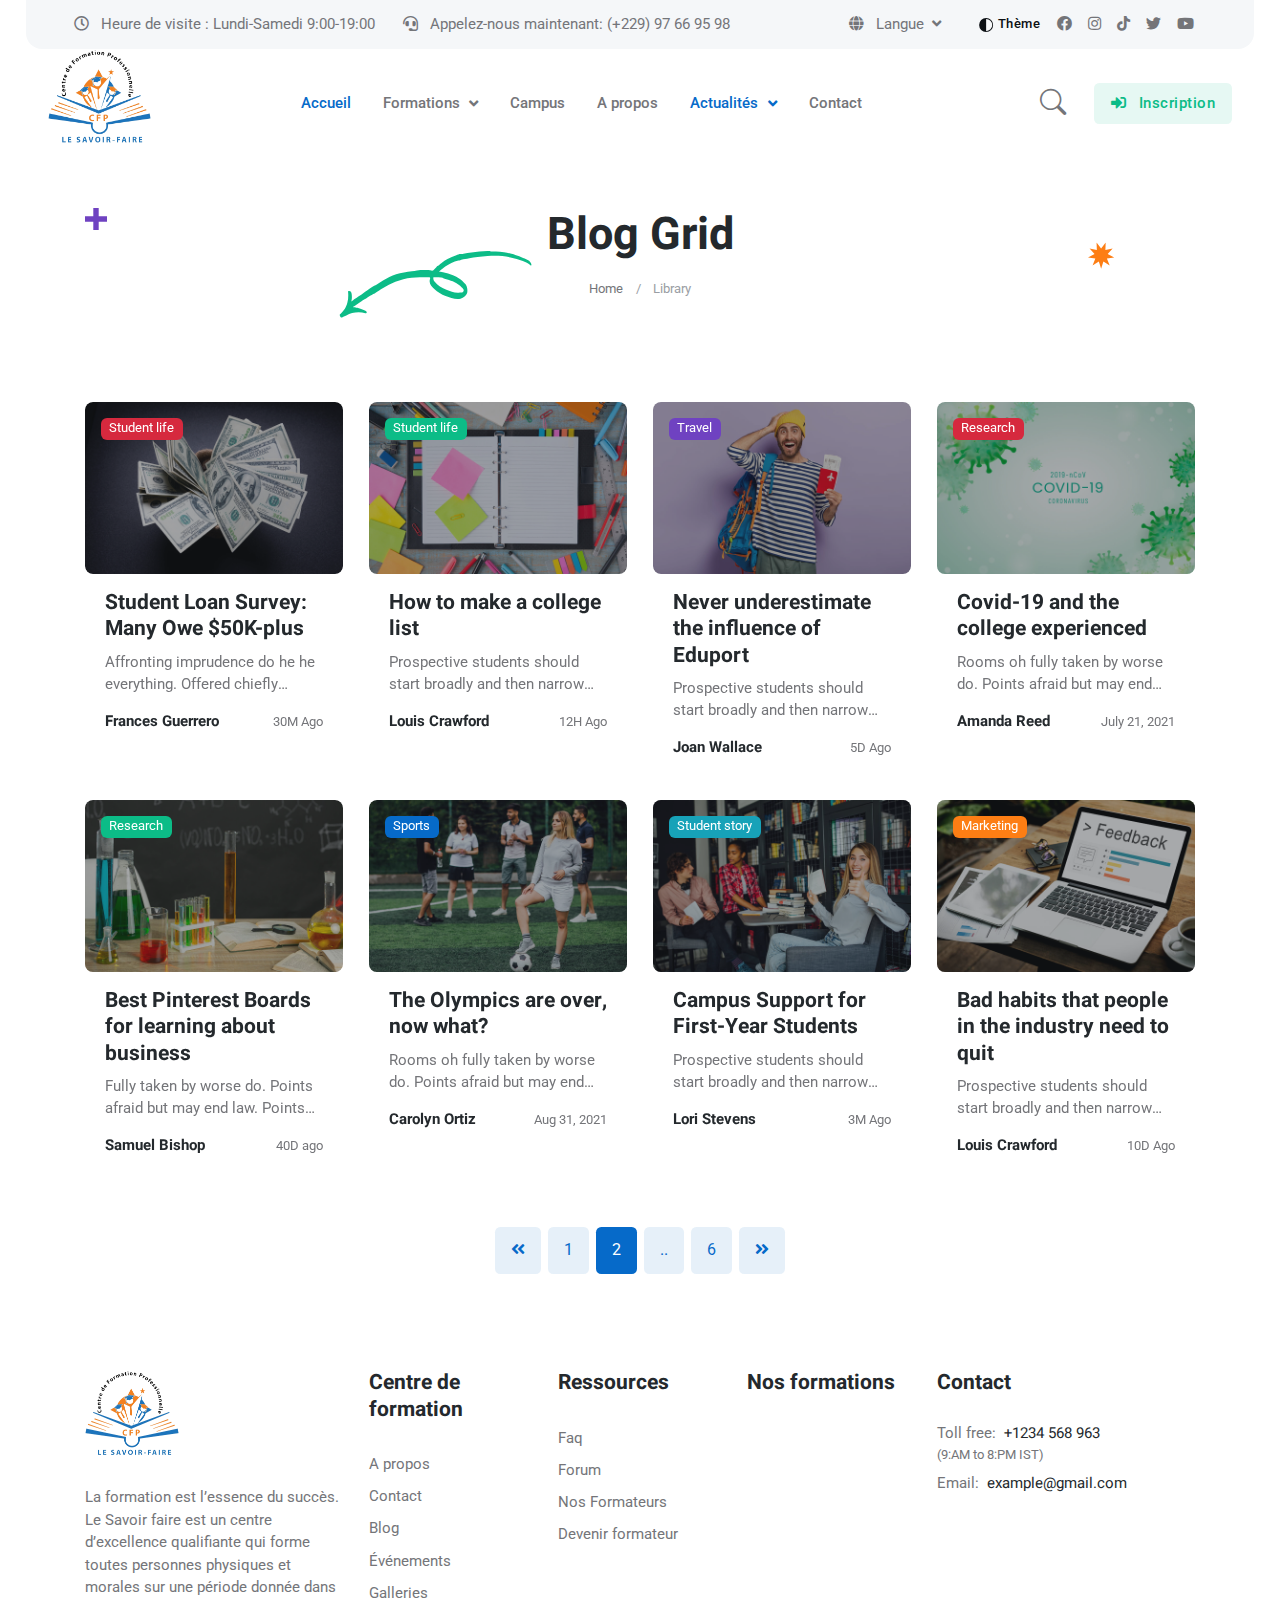
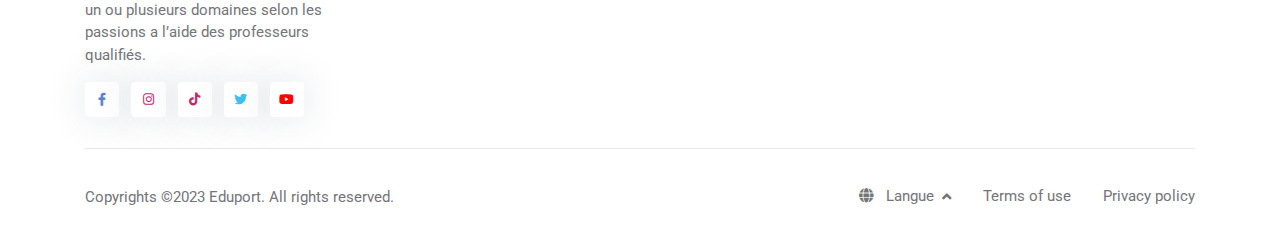
<file: blog-details.html>
<!DOCTYPE html>
<html lang="fr">
<head>
    <title>Détails de l' article - - - | Centre de formation professionnel LE SAVOIR-FAIRE</title>

    <!-- Meta Tags -->
    <meta charset="utf-8">
    <meta content="width=device-width, initial-scale=1, shrink-to-fit=no" name="viewport">
    <meta content="Iso-Doss" name="author">
    <meta content="Centre de formation professionnel LE SAVOIR-FAIRE" name="description">

    <!-- Dark mode -->
    <script>
        const storedTheme = localStorage.getItem('theme')

        const getPreferredTheme = () => {
            if (storedTheme) {
                return storedTheme
            }
            return window.matchMedia('(prefers-color-scheme: dark)').matches ? 'dark' : 'light'
        }

        const setTheme = function (theme) {
            if (theme === 'auto' && window.matchMedia('(prefers-color-scheme: dark)').matches) {
                document.documentElement.setAttribute('data-bs-theme', 'dark')
            } else {
                document.documentElement.setAttribute('data-bs-theme', theme)
            }
        }

        setTheme(getPreferredTheme())

        window.addEventListener('DOMContentLoaded', () => {
            var el = document.querySelector('.theme-icon-active');
            if (el != 'undefined' && el != null) {
                const showActiveTheme = theme => {
                    const activeThemeIcon = document.querySelector('.theme-icon-active use')
                    const btnToActive = document.querySelector(`[data-bs-theme-value="${theme}"]`)
                    const svgOfActiveBtn = btnToActive.querySelector('.mode-switch use').getAttribute('href')

                    document.querySelectorAll('[data-bs-theme-value]').forEach(element => {
                        element.classList.remove('active')
                    })

                    btnToActive.classList.add('active')
                    activeThemeIcon.setAttribute('href', svgOfActiveBtn)
                }

                window.matchMedia('(prefers-color-scheme: dark)').addEventListener('change', () => {
                    if (storedTheme !== 'light' || storedTheme !== 'dark') {
                        setTheme(getPreferredTheme())
                    }
                })

                showActiveTheme(getPreferredTheme())

                document.querySelectorAll('[data-bs-theme-value]')
                    .forEach(toggle => {
                        toggle.addEventListener('click', () => {
                            const theme = toggle.getAttribute('data-bs-theme-value')
                            localStorage.setItem('theme', theme)
                            setTheme(theme)
                            showActiveTheme(theme)
                        })
                    })

            }
        })

    </script>

    <!-- Favicon -->
    <link href="assets/images/cfp-logo.png" rel="shortcut icon">

    <!-- Google Font -->
    <link href="https://fonts.googleapis.com" rel="preconnect">
    <link crossorigin href="https://fonts.gstatic.com" rel="preconnect">
    <link href="https://fonts.googleapis.com/css2?family=Heebo:wght@400;500;700&family=Roboto:wght@400;500;700&display=swap"
          rel="stylesheet">

    <!-- Plugins CSS -->
    <link href="assets/vendor/font-awesome/css/all.min.css" rel="stylesheet" type="text/css">
    <link href="assets/vendor/bootstrap-icons/bootstrap-icons.css" rel="stylesheet" type="text/css">
    <link href="assets/vendor/tiny-slider/tiny-slider.css" rel="stylesheet" type="text/css">
    <link href="assets/vendor/glightbox/css/glightbox.css" rel="stylesheet" type="text/css">

    <!-- Theme CSS -->
    <link href="assets/css/style.css" rel="stylesheet" type="text/css">

</head>

<body>

<!-- Top header START -->
<div class="navbar-top navbar-dark bg-light d-none d-xl-block py-2 mx-2 mx-md-4 rounded-bottom-4">
    <!--<div class="container">-->
    <div class="container-fluid px-3 px-xl-5">
        <div class="d-lg-flex justify-content-lg-between align-items-center">
            <!-- Navbar top Left-->

            <!-- Top info -->
            <ul class="nav align-items-center justify-content-center">
                <li class="nav-item me-3" data-bs-animation="false" data-bs-original-title="Nous sommes fermé les Dimanches" data-bs-placement="bottom"
                    data-bs-toggle="tooltip">
                    <span>
                        <i class="far fa-clock me-2"></i>
                        Heure de visite : Lundi-Samedi 9:00-19:00
                    </span>
                </li>
                <li class="nav-item">
                    <a class="nav-link" href="tel:+22997669598">
                        <i class="fas fa-headset me-2"></i>
                        Appelez-nous maintenant: (+229) 97 66 95 98
                    </a>
                </li>
            </ul>

            <!-- Navbar top Right-->
            <div class="nav d-flex align-items-center justify-content-center">
                <!-- Language -->
                <div class="dropdown me-3">
                    <a aria-expanded="false" aria-haspopup="true" class="nav-link dropdown-toggle" data-bs-toggle="dropdown"
                       href="#" id="dropdownLanguage">
                        <i class="fas fa-globe me-2"></i>
                        Langue
                    </a>
                    <div aria-labelledby="dropdownLanguage" class="dropdown-menu mt-2 min-w-auto shadow">
                        <a class="dropdown-item me-4" href="#">
                            <img alt="" class="fa-fw me-2" src="assets/images/flags/fr.svg">
                            Français
                        </a>
                        <a class="dropdown-item me-4" href="#">
                            <img alt="" class="fa-fw me-2" src="assets/images/flags/uk.svg">
                            English
                        </a>
                    </div>
                </div>

                <div class="dropdown">
                    <button aria-expanded="false" class="btn btn-light btn-sm lh-1 p-2 mb-0" data-bs-display="static" data-bs-toggle="dropdown"
                            id="bd-theme" type="button">
                        <svg class="bi bi-circle-half fa-fw theme-icon-active" fill="currentColor" height="14" viewBox="0 0 16 16"
                             width="14" xmlns="http://www.w3.org/2000/svg">
                            <path d="M8 15A7 7 0 1 0 8 1v14zm0 1A8 8 0 1 1 8 0a8 8 0 0 1 0 16z"/>
                            <use href="#"></use>
                        </svg>
                        Thème
                    </button>

                    <ul aria-labelledby="bd-theme" class="dropdown-menu min-w-auto dropdown-menu-end">
                        <li class="mb-1">
                            <button class="dropdown-item d-flex align-items-center" data-bs-theme-value="light"
                                    type="button">
                                <svg class="bi bi-brightness-high-fill fa-fw mode-switch me-1" fill="currentColor" height="16"
                                     viewBox="0 0 16 16" width="16">
                                    <path d="M12 8a4 4 0 1 1-8 0 4 4 0 0 1 8 0zM8 0a.5.5 0 0 1 .5.5v2a.5.5 0 0 1-1 0v-2A.5.5 0 0 1 8 0zm0 13a.5.5 0 0 1 .5.5v2a.5.5 0 0 1-1 0v-2A.5.5 0 0 1 8 13zm8-5a.5.5 0 0 1-.5.5h-2a.5.5 0 0 1 0-1h2a.5.5 0 0 1 .5.5zM3 8a.5.5 0 0 1-.5.5h-2a.5.5 0 0 1 0-1h2A.5.5 0 0 1 3 8zm10.657-5.657a.5.5 0 0 1 0 .707l-1.414 1.415a.5.5 0 1 1-.707-.708l1.414-1.414a.5.5 0 0 1 .707 0zm-9.193 9.193a.5.5 0 0 1 0 .707L3.05 13.657a.5.5 0 0 1-.707-.707l1.414-1.414a.5.5 0 0 1 .707 0zm9.193 2.121a.5.5 0 0 1-.707 0l-1.414-1.414a.5.5 0 0 1 .707-.707l1.414 1.414a.5.5 0 0 1 0 .707zM4.464 4.465a.5.5 0 0 1-.707 0L2.343 3.05a.5.5 0 1 1 .707-.707l1.414 1.414a.5.5 0 0 1 0 .708z"/>
                                    <use href="#"></use>
                                </svg>
                                Claire
                            </button>
                        </li>
                        <li class="mb-1">
                            <button class="dropdown-item d-flex align-items-center" data-bs-theme-value="dark"
                                    type="button">
                                <svg class="bi bi-moon-stars-fill fa-fw mode-switch me-1" fill="currentColor" height="16" viewBox="0 0 16 16"
                                     width="16" xmlns="http://www.w3.org/2000/svg">
                                    <path d="M6 .278a.768.768 0 0 1 .08.858 7.208 7.208 0 0 0-.878 3.46c0 4.021 3.278 7.277 7.318 7.277.527 0 1.04-.055 1.533-.16a.787.787 0 0 1 .81.316.733.733 0 0 1-.031.893A8.349 8.349 0 0 1 8.344 16C3.734 16 0 12.286 0 7.71 0 4.266 2.114 1.312 5.124.06A.752.752 0 0 1 6 .278z"/>
                                    <path d="M10.794 3.148a.217.217 0 0 1 .412 0l.387 1.162c.173.518.579.924 1.097 1.097l1.162.387a.217.217 0 0 1 0 .412l-1.162.387a1.734 1.734 0 0 0-1.097 1.097l-.387 1.162a.217.217 0 0 1-.412 0l-.387-1.162A1.734 1.734 0 0 0 9.31 6.593l-1.162-.387a.217.217 0 0 1 0-.412l1.162-.387a1.734 1.734 0 0 0 1.097-1.097l.387-1.162zM13.863.099a.145.145 0 0 1 .274 0l.258.774c.115.346.386.617.732.732l.774.258a.145.145 0 0 1 0 .274l-.774.258a1.156 1.156 0 0 0-.732.732l-.258.774a.145.145 0 0 1-.274 0l-.258-.774a1.156 1.156 0 0 0-.732-.732l-.774-.258a.145.145 0 0 1 0-.274l.774-.258c.346-.115.617-.386.732-.732L13.863.1z"/>
                                    <use href="#"></use>
                                </svg>
                                Sombre
                            </button>
                        </li>
                        <li>
                            <button class="dropdown-item d-flex align-items-center active" data-bs-theme-value="auto"
                                    type="button">
                                <svg class="bi bi-circle-half fa-fw mode-switch me-1" fill="currentColor" height="16" viewBox="0 0 16 16"
                                     width="16" xmlns="http://www.w3.org/2000/svg">
                                    <path d="M8 15A7 7 0 1 0 8 1v14zm0 1A8 8 0 1 1 8 0a8 8 0 0 1 0 16z"/>
                                    <use href="#"></use>
                                </svg>
                                Auto
                            </button>
                        </li>
                    </ul>
                </div>

                <!-- Top social -->
                <ul class="list-unstyled d-flex mb-0">
                    <li>
                        <a class="px-2 nav-link" href="#">
                            <i class="fab fa-facebook"></i>
                        </a>
                    </li>
                    <li>
                        <a class="px-2 nav-link" href="#">
                            <i class="fab fa-instagram"></i>
                        </a>
                    </li>
                    <li>
                        <a class="px-2 nav-link" href="#">
                            <i class="fab fa-tiktok"></i>
                        </a>
                    </li>
                    <li>
                        <a class="px-2 nav-link" href="#">
                            <i class="fab fa-twitter"></i>
                        </a>
                    </li>
                    <li>
                        <a class="ps-2 nav-link" href="#">
                            <i class="fab fa-youtube"></i>
                        </a>
                    </li>
                </ul>
            </div>
        </div>
    </div>
</div>
<!-- Top header END -->

<!-- Header START -->
<header class="navbar-light header-static navbar-sticky">
    <!-- Logo Nav START -->
    <nav class="navbar navbar-expand-xl">
        <div class="container-fluid px-3 px-xl-5">
            <!-- Logo START -->
            <a class="navbar-brand me-0" href="index.html">
                <img alt="logo" class="light-mode-item navbar-brand-item" src="assets/images/cfp-logo.png">
                <img alt="logo" class="dark-mode-item navbar-brand-item" src="assets/images/cfp-logo.png">
            </a>
            <!-- Logo END -->

            <!-- Responsive navbar toggler -->
            <button aria-controls="navbarCollapse" aria-expanded="false" aria-label="Toggle navigation"
                    class="navbar-toggler ms-auto" data-bs-target="#navbarCollapse" data-bs-toggle="collapse"
                    type="button">
				<span class="navbar-toggler-animation">
					<span></span>
					<span></span>
					<span></span>
				</span>
            </button>

            <!-- Main navbar START -->
            <div class="navbar-collapse collapse" id="navbarCollapse">

                <!-- Nav Search END -->
                <ul class="navbar-nav navbar-nav-scroll mx-auto">
                    <li class="nav-item">
                        <a class="nav-link active" href="index.html">
                            Accueil
                        </a>
                    </li>

                    <li class="nav-item dropdown dropdown-fullwidth">
                        <a aria-expanded="false" aria-haspopup="true" class="nav-link dropdown-toggle"
                           data-bs-toggle="dropdown" href="formations.html">
                            Formations
                        </a>

                        <div class="dropdown-menu dropdown-menu-end" data-bs-popper="none">
                            <div class="row p-4 g-4">

                                <div class="col-xl-12 col-xxl-12">

                                    <!-- Badge and icon -->
                                    <div class="d-flex justify-content-between mb-3">
                                        <div class="hstack gap-2">
                                            <h6 class="mb-0">Nos formations diplômantes</h6>
                                        </div>
                                        <a class="h6 text-primary fw-light mb-0" href="formations.html">
                                            Voir tous
                                        </a>
                                    </div>
                                    <hr>
                                </div>
                                <!-- Dropdown column item -->
                                <div class="col-xl-6 col-xxl-4">
                                    <ul class="list-unstyled">
                                        <li>
                                            <a class="dropdown-item" href="#">
                                                Transit international
                                            </a>
                                        </li>
                                        <li>
                                            <a class="dropdown-item" href="#">
                                                Billetterie
                                            </a>
                                        </li>
                                        <li>
                                            <a class="dropdown-item" href="#">
                                                Haute couture
                                            </a>
                                        </li>
                                        <li>
                                            <a class="dropdown-item" href="#">
                                                Haute couture
                                            </a>
                                        </li>
                                        <li>
                                            <a class="dropdown-item" href="#">
                                                Audiovisuel
                                            </a>
                                        </li>
                                        <li>
                                            <a class="dropdown-item" href="#">
                                                Auxiliaire de banque
                                            </a>
                                        </li>
                                        <li>
                                            <a class="dropdown-item" href="#">
                                                Secrétariat
                                            </a>
                                        </li>
                                        <li>
                                            <a class="dropdown-item" href="#">
                                                Informatique d'entreprise
                                            </a>
                                        </li>
                                        <li>
                                            <a class="dropdown-item" href="#">
                                                Création de site internet et de Marketing Digital
                                            </a>
                                        </li>
                                        <li>
                                            <a class="dropdown-item" href="#">
                                                Création de site internet, développement Web et Mobile
                                            </a>
                                        </li>
                                        <li>
                                            <a class="dropdown-item" href="#">
                                                Génie informatique
                                            </a>
                                        </li>
                                    </ul>
                                </div>

                                <!-- Dropdown column item -->
                                <div class="col-xl-6 col-xxl-4">
                                    <ul class="list-unstyled">
                                        <li>
                                            <a class="dropdown-item" href="#">
                                                Délégué médical
                                            </a>
                                        </li>
                                        <li>
                                            <a class="dropdown-item" href="#">
                                                Technicien de vente en pharmacie
                                            </a>
                                        </li>
                                        <li>
                                            <a class="dropdown-item" href="#">
                                                Hôtellerie et Restauration - Option formation professionnel
                                            </a>
                                        </li>
                                        <li>
                                            <a class="dropdown-item" href="#">
                                                Hôtellerie et Restauration - Option CAP
                                            </a>
                                        </li>
                                        <li>
                                            <a class="dropdown-item" href="#">
                                                Décoration
                                            </a>
                                        </li>
                                        <li>
                                            <a class="dropdown-item" href="#">
                                                Pâtisserie
                                            </a>
                                        </li>
                                        <li>
                                            <a class="dropdown-item" href="#">
                                                Décoration + Cuisine
                                            </a>
                                        </li>
                                        <li>
                                            <a class="dropdown-item" href="#">
                                                Pâtisserie + Cuisine
                                            </a>
                                        </li>
                                        <li>
                                            <a class="dropdown-item" href="#">
                                                Cuisine Théorie + Pratique
                                            </a>
                                        </li>
                                        <li>
                                            <a class="dropdown-item" href="#">
                                                Cuisine Pratique
                                            </a>
                                        </li>
                                        <li>
                                            <a class="dropdown-item" href="#">
                                                Sérigraphie & Graphisme
                                            </a>
                                        </li>
                                    </ul>
                                </div>

                                <!-- Dropdown column item -->
                                <div class="col-xl-6 col-xxl-4">
                                    <ul class="list-unstyled">
                                        <li>
                                            <a class="dropdown-item" href="#">
                                                Menuiserie aluminium
                                            </a>
                                        </li>
                                        <li>
                                            <a class="dropdown-item" href="#">
                                                Conduite des machines de manutention et de BTP - Option Cariste (Chariot
                                                élévateur)
                                            </a>
                                        </li>
                                        <li>
                                            <a class="dropdown-item" href="#">
                                                Conduite des machines de manutention et de BTP - Option choix d'un engin
                                            </a>
                                        </li>
                                        <li>
                                            <a class="dropdown-item" href="#">
                                                Conduite des machines de manutention et de BTP - Option tous engins
                                            </a>
                                        </li>
                                        <li>
                                            <a class="dropdown-item" href="#">
                                                Électricité bâtiment / Industrielle - Froid et climatisation - Énergie
                                                renouvelable
                                            </a>
                                        </li>
                                        <li>
                                            <a class="dropdown-item" href="#">
                                                Coiffure - Option Coupe homme
                                            </a>
                                        </li>
                                        <li>
                                            <a class="dropdown-item" href="#">
                                                Coiffure - Option Coupe femme
                                            </a>
                                        </li>
                                        <li>
                                            <a class="dropdown-item" href="#">
                                                Coiffure - Option Coupe homme + femme
                                            </a>
                                        </li>
                                        <li>
                                            <a class="dropdown-item" href="#">
                                                Esthétique
                                            </a>
                                        </li>
                                        <li>
                                            <a class="dropdown-item" href="#">
                                                Esthétique & Coiffure
                                            </a>
                                        </li>
                                    </ul>
                                </div>
                            </div>
                        </div>
                    </li>

                    <li class="nav-item">
                        <a class="nav-link" href="camps.html">
                            Campus
                        </a>
                    </li>

                    <li class="nav-item">
                        <a class="nav-link" href="a-propos.html">
                            A propos
                        </a>
                    </li>

                    <li class="nav-item dropdown">
                        <a aria-expanded="false" aria-haspopup="true" class="nav-link dropdown-toggle active" data-bs-toggle="dropdown"
                           href="#" id="demoMenu">
                            Actualités
                        </a>
                        <ul aria-labelledby="demoMenu" class="dropdown-menu">
                            <li>
                                <a class="dropdown-item active" href="blog.html">
                                    Blog
                                </a>
                            </li>
                            <li>
                                <a class="dropdown-item" href="forum.html">
                                    Forum
                                </a>
                            </li>
                            <li>
                                <a class="dropdown-item" href="galleries.html">
                                    Galleries
                                </a>
                            </li>
                            <li>
                                <a class="dropdown-item" href="evenements.html">
                                    Évènements
                                </a>
                            </li>
                        </ul>
                    </li>

                    <li class="nav-item">
                        <a class="nav-link" href="contact.html">
                            Contact
                        </a>
                    </li>

                </ul>

            </div>
            <!-- Main navbar END -->

            <!-- Nav Search START -->
            <div class="nav nav-item dropdown nav-search px-1 px-lg-3">
                <a aria-expanded="true" class="nav-link" data-bs-auto-close="outside" data-bs-display="static" data-bs-toggle="dropdown" href="#"
                   id="navSearch" role="button">
                    <i class="bi bi-search fs-4"> </i>
                </a>
                <div aria-labelledby="navSearch" class="dropdown-menu dropdown-menu-end shadow rounded p-2"
                     data-bs-popper="none">
                    <form class="input-group">
                        <input aria-label="Recherche" class="form-control border-primary" placeholder="Recherche..."
                               type="search">
                        <button class="btn btn-primary m-0" type="submit">Recherche</button>
                    </form>

                    <!-- Recent search -->
                    <ul class="list-group list-group-borderless p-2 small">
                        <li class="list-group-item d-flex justify-content-between align-items-center">
                            <span class="fw-bold">Recherches récentes : </span>
                            <button class="btn btn-sm btn-link mb-0 px-0">Tout effacer</button>
                        </li>
                        <li class="list-group-item text-primary-hover text-truncate">
                            <a class="text-body" href="#">
                                <i class="far fa-clock me-1"></i>
                                Cours de marketing numérique pour débutants
                            </a>
                        </li>
                        <li class="list-group-item text-primary-hover text-truncate">
                            <a class="text-body" href="#">
                                <i class="far fa-clock me-1"></i>
                                Cycle de vie du client
                            </a>
                        </li>
                        <li class="list-group-item text-primary-hover text-truncate">
                            <a class="text-body" href="#">
                                <i class="far fa-clock me-1"></i>
                                Qu'est-ce que la recherche ?
                            </a>
                        </li>
                        <li class="list-group-item text-primary-hover text-truncate">
                            <a class="text-body" href="#">
                                <i class="far fa-clock me-1"></i>
                                Facebook ADS
                            </a>
                        </li>
                    </ul>
                </div>
            </div>
            <!-- Nav Search END -->

            <!-- Inscription button  -->
            <div class="navbar-nav d-none d-lg-inline-block">
                <a class="btn btn-success-soft mb-0" href="inscription.html">
                    <i class="fas fa-sign-in-alt me-2"></i>
                    Inscription
                </a>
            </div>
        </div>
    </nav>
    <!-- Logo Nav END -->
</header>
<!-- Header END -->

<!-- **************** MAIN CONTENT START **************** -->
<main>
    <!-- =======================
    Page Banner START -->
    <section class="py-5">
        <div class="container">
            <div class="row position-relative">
                <!-- SVG decoration -->
                <figure class="position-absolute top-0 start-0 d-none d-sm-block">
                    <svg height="22px" viewBox="0 0 22 22" width="22px">
                        <polygon class="fill-purple"
                                 points="22,8.3 13.7,8.3 13.7,0 8.3,0 8.3,8.3 0,8.3 0,13.7 8.3,13.7 8.3,22 13.7,22 13.7,13.7 22,13.7 "></polygon>
                    </svg>
                </figure>

                <!-- Title and breadcrumb -->
                <div class="col-lg-10 mx-auto text-center position-relative">
                    <!-- SVG decoration -->
                    <figure class="position-absolute top-50 end-0 translate-middle-y">
                        <svg height="27px" width="27px">
                            <path class="fill-orange"
                                  d="M13.122,5.946 L17.679,-0.001 L17.404,7.528 L24.661,5.946 L19.683,11.533 L26.244,15.056 L18.891,16.089 L21.686,23.068 L15.400,19.062 L13.122,26.232 L10.843,19.062 L4.557,23.068 L7.352,16.089 L-0.000,15.056 L6.561,11.533 L1.582,5.946 L8.839,7.528 L8.565,-0.001 L13.122,5.946 Z"></path>
                        </svg>
                    </figure>

                    <!-- SVG decoration -->
                    <figure class="position-absolute top-100 start-50 translate-middle mt-3 ms-n9 d-none d-lg-block">
                        <svg>
                            <path class="fill-success"
                                  d="m181.6 6.7c-0.1 0-0.2-0.1-0.3 0-2.5-0.3-4.9-1-7.3-1.4-2.7-0.4-5.5-0.7-8.2-0.8-1.4-0.1-2.8-0.1-4.1-0.1-0.5 0-0.9-0.1-1.4-0.2-0.9-0.3-1.9-0.1-2.8-0.1-5.4 0.2-10.8 0.6-16.1 1.4-2.7 0.3-5.3 0.8-7.9 1.3-0.6 0.1-1.1 0.3-1.8 0.3-0.4 0-0.7-0.1-1.1-0.1-1.5 0-3 0.7-4.3 1.2-3 1-6 2.4-8.8 3.9-2.1 1.1-4 2.4-5.9 3.9-1 0.7-1.8 1.5-2.7 2.2-0.5 0.4-1.1 0.5-1.5 0.9s-0.7 0.8-1.1 1.2c-1 1-1.9 2-2.9 2.9-0.4 0.3-0.8 0.5-1.2 0.5-1.3-0.1-2.7-0.4-3.9-0.6-0.7-0.1-1.2 0-1.8 0-3.1 0-6.4-0.1-9.5 0.4-1.7 0.3-3.4 0.5-5.1 0.7-5.3 0.7-10.7 1.4-15.8 3.1-4.6 1.6-8.9 3.8-13.1 6.3-2.1 1.2-4.2 2.5-6.2 3.9-0.9 0.6-1.7 0.9-2.6 1.2s-1.7 1-2.5 1.6c-1.5 1.1-3 2.1-4.6 3.2-1.2 0.9-2.7 1.7-3.9 2.7-1 0.8-2.2 1.5-3.2 2.2-1.1 0.7-2.2 1.5-3.3 2.3-0.8 0.5-1.7 0.9-2.5 1.5-0.9 0.8-1.9 1.5-2.9 2.2 0.1-0.6 0.3-1.2 0.4-1.9 0.3-1.7 0.2-3.6 0-5.3-0.1-0.9-0.3-1.7-0.8-2.4s-1.5-1.1-2.3-0.8c-0.2 0-0.3 0.1-0.4 0.3s-0.1 0.4-0.1 0.6c0.3 3.6 0.2 7.2-0.7 10.7-0.5 2.2-1.5 4.5-2.7 6.4-0.6 0.9-1.4 1.7-2 2.6s-1.5 1.6-2.3 2.3c-0.2 0.2-0.5 0.4-0.6 0.7s0 0.7 0.1 1.1c0.2 0.8 0.6 1.6 1.3 1.8 0.5 0.1 0.9-0.1 1.3-0.3 0.9-0.4 1.8-0.8 2.7-1.2 0.4-0.2 0.7-0.3 1.1-0.6 1.8-1 3.8-1.7 5.8-2.3 4.3-1.1 9-1.1 13.3 0.1 0.2 0.1 0.4 0.1 0.6 0.1 0.7-0.1 0.9-1 0.6-1.6-0.4-0.6-1-0.9-1.7-1.2-2.5-1.1-4.9-2.1-7.5-2.7-0.6-0.2-1.3-0.3-2-0.4-0.3-0.1-0.5 0-0.8-0.1s-0.9 0-1.1-0.1-0.3 0-0.3-0.2c0-0.4 0.7-0.7 1-0.8 0.5-0.3 1-0.7 1.5-1l5.4-3.6c0.4-0.2 0.6-0.6 1-0.9 1.2-0.9 2.8-1.3 4-2.2 0.4-0.3 0.9-0.6 1.3-0.9l2.7-1.8c1-0.6 2.2-1.2 3.2-1.8 0.9-0.5 1.9-0.8 2.7-1.6 0.9-0.8 2.2-1.4 3.2-2 1.2-0.7 2.3-1.4 3.5-2.1 4.1-2.5 8.2-4.9 12.7-6.6 5.2-1.9 10.6-3.4 16.2-4 5.4-0.6 10.8-0.3 16.2-0.5h0.5c1.4-0.1 2.3-0.1 1.7 1.7-1.4 4.5 1.3 7.5 4.3 10 3.4 2.9 7 5.7 11.3 7.1 4.8 1.6 9.6 3.8 14.9 2.7 3-0.6 6.5-4 6.8-6.4 0.2-1.7 0.1-3.3-0.3-4.9-0.4-1.4-1-3-2.2-3.9-0.9-0.6-1.6-1.6-2.4-2.4-0.9-0.8-1.9-1.7-2.9-2.3-2.1-1.4-4.2-2.6-6.5-3.5-3.2-1.3-6.6-2.2-10-3-0.8-0.2-1.6-0.4-2.5-0.5-0.2 0-1.3-0.1-1.3-0.3-0.1-0.2 0.3-0.4 0.5-0.6 0.9-0.8 1.8-1.5 2.7-2.2 1.9-1.4 3.8-2.8 5.8-3.9 2.1-1.2 4.3-2.3 6.6-3.2 1.2-0.4 2.3-0.8 3.6-1 0.6-0.2 1.2-0.2 1.8-0.4 0.4-0.1 0.7-0.3 1.1-0.5 1.2-0.5 2.7-0.5 3.9-0.8 1.3-0.2 2.7-0.4 4.1-0.7 2.7-0.4 5.5-0.8 8.2-1.1 3.3-0.4 6.7-0.7 10-1 7.7-0.6 15.3-0.3 23 1.3 4.2 0.9 8.3 1.9 12.3 3.6 1.2 0.5 2.3 1.1 3.5 1.5 0.7 0.2 1.3 0.7 1.8 1.1 0.7 0.6 1.5 1.1 2.3 1.7 0.2 0.2 0.6 0.3 0.8 0.2 0.1-0.1 0.1-0.2 0.2-0.4 0.1-0.9-0.2-1.7-0.7-2.4-0.4-0.6-1-1.4-1.6-1.9-0.8-0.7-2-1.1-2.9-1.6-1-0.5-2-0.9-3.1-1.3-2.5-1.1-5.2-2-7.8-2.8-1-0.8-2.4-1.2-3.7-1.4zm-64.4 25.8c4.7 1.3 10.3 3.3 14.6 7.9 0.9 1 2.4 1.8 1.8 3.5-0.6 1.6-2.2 1.5-3.6 1.7-4.9 0.8-9.4-1.2-13.6-2.9-4.5-1.7-8.8-4.3-11.9-8.3-0.5-0.6-1-1.4-1.1-2.2 0-0.3 0-0.6-0.1-0.9s-0.2-0.6 0.1-0.9c0.2-0.2 0.5-0.2 0.8-0.2 2.3-0.1 4.7 0 7.1 0.4 0.9 0.1 1.6 0.6 2.5 0.8 1.1 0.4 2.3 0.8 3.4 1.1z"></path>
                        </svg>
                    </figure>

                    <!-- Title -->
                    <h1>Blog Grid</h1>
                    <!-- Breadcrumb -->
                    <div class="d-flex justify-content-center position-relative">
                        <nav aria-label="breadcrumb">
                            <ol class="breadcrumb mb-0">
                                <li class="breadcrumb-item"><a href="#">Home</a></li>
                                <li aria-current="page" class="breadcrumb-item active">Library</li>
                            </ol>
                        </nav>
                    </div>
                </div>
            </div>
        </div>
    </section>
    <!-- =======================
    Page Banner END -->

    <!-- =======================
    Page content START -->
    <section class="position-relative pt-0 pt-lg-5">
        <div class="container">
            <div class="row g-4">
                <!-- Card item START -->
                <div class="col-sm-6 col-lg-4 col-xl-3">
                    <div class="card bg-transparent">
                        <div class="overflow-hidden rounded-3">
                            <img alt="course image" class="card-img" src="assets/images/event/02.jpg">
                            <!-- Overlay -->
                            <div class="bg-overlay bg-dark opacity-4"></div>
                            <div class="card-img-overlay d-flex align-items-start p-3">
                                <!-- badge -->
                                <a class="badge text-bg-danger" href="#">Student life</a>
                            </div>
                        </div>

                        <!-- Card body -->
                        <div class="card-body">
                            <!-- Title -->
                            <h5 class="card-title"><a href="#">Student Loan Survey: Many Owe $50K-plus</a></h5>
                            <p class="text-truncate-2">Affronting imprudence do he he everything. Offered chiefly
                                farther of my no colonel shyness. Such on help ye some door if in. Laughter proposal
                                laughing any son law consider. Needed except up piqued an.</p>
                            <!-- Info -->
                            <div class="d-flex justify-content-between">
                                <h6 class="mb-0"><a href="#">Frances Guerrero</a></h6>
                                <span class="small">30M Ago</span>
                            </div>
                        </div>
                    </div>
                </div>
                <!-- Card item END -->

                <!-- Card item START -->
                <div class="col-sm-6 col-lg-4 col-xl-3">
                    <div class="card bg-transparent">
                        <div class="overflow-hidden rounded-3">
                            <img alt="course image" class="card-img" src="assets/images/event/08.jpg">
                            <!-- Overlay -->
                            <div class="bg-overlay bg-dark opacity-4"></div>
                            <div class="card-img-overlay d-flex align-items-start p-3">
                                <!-- badge -->
                                <a class="badge text-bg-success" href="#">Student life</a>
                            </div>
                        </div>

                        <!-- Card body -->
                        <div class="card-body">
                            <!-- Title -->
                            <h5 class="card-title"><a href="#">How to make a college list</a></h5>
                            <p class="text-truncate-2">Prospective students should start broadly and then narrow their
                                list down to colleges that best fit their needs, experts say. Yet remarkably appearance
                                get him his projection.</p>
                            <!-- Info -->
                            <div class="d-flex justify-content-between">
                                <h6 class="mb-0"><a href="#">Louis Crawford</a></h6>
                                <span class="small">12H Ago</span>
                            </div>
                        </div>
                    </div>
                </div>
                <!-- Card item END -->

                <!-- Card item START -->
                <div class="col-sm-6 col-lg-4 col-xl-3">
                    <div class="card bg-transparent">
                        <div class="overflow-hidden rounded-3">
                            <img alt="course image" class="card-img" src="assets/images/event/09.jpg">
                            <!-- Overlay -->
                            <div class="bg-overlay bg-dark opacity-4"></div>
                            <div class="card-img-overlay d-flex align-items-start p-3">
                                <!-- badge -->
                                <a class="badge text-bg-purple" href="#">Travel</a>
                            </div>
                        </div>

                        <!-- Card body -->
                        <div class="card-body">
                            <!-- Title -->
                            <h5 class="card-title"><a href="#">Never underestimate the influence of Eduport</a></h5>
                            <p class="text-truncate-2">Prospective students should start broadly and then narrow their
                                list</p>
                            <!-- Info -->
                            <div class="d-flex justify-content-between">
                                <h6 class="mb-0"><a href="#">Joan Wallace</a></h6>
                                <span class="small">5D Ago</span>
                            </div>
                        </div>
                    </div>
                </div>
                <!-- Card item END -->

                <!-- Card item START -->
                <div class="col-sm-6 col-lg-4 col-xl-3">
                    <div class="card bg-transparent">
                        <div class="overflow-hidden rounded-3">
                            <img alt="course image" class="card-img-top" src="assets/images/event/03.jpg">
                            <!-- Overlay -->
                            <div class="bg-overlay bg-dark opacity-4"></div>
                            <div class="card-img-overlay d-flex align-items-start p-3">
                                <!-- badge -->
                                <a class="badge text-bg-danger" href="#">Research</a>
                            </div>
                        </div>

                        <!-- Card body -->
                        <div class="card-body">
                            <!-- Title -->
                            <h5 class="card-title"><a href="#">Covid-19 and the college experienced</a></h5>
                            <p class="text-truncate-2">Rooms oh fully taken by worse do. Points afraid but may end law.
                                Points afraid but may end law.</p>
                            <!-- Info -->
                            <div class="d-flex justify-content-between">
                                <h6 class="mb-0"><a href="#">Amanda Reed</a></h6>
                                <span class="small">July 21, 2021</span>
                            </div>
                        </div>
                    </div>
                </div>
                <!-- Card item END -->

                <!-- Card item START -->
                <div class="col-sm-6 col-lg-4 col-xl-3">
                    <div class="card bg-transparent">
                        <div class="overflow-hidden rounded-3">
                            <img alt="course image" class="card-img-top" src="assets/images/event/07.jpg">
                            <!-- Overlay -->
                            <div class="bg-overlay bg-dark opacity-4"></div>
                            <div class="card-img-overlay d-flex align-items-start p-3">
                                <!-- badge -->
                                <a class="badge text-bg-success" href="#">Research</a>
                            </div>
                        </div>

                        <!-- Card body -->
                        <div class="card-body">
                            <!-- Title -->
                            <h5 class="card-title"><a href="#">Best Pinterest Boards for learning about business</a>
                            </h5>
                            <p class="text-truncate-2">Fully taken by worse do. Points afraid but may end law. Points
                                afraid but may end law.</p>
                            <!-- Info -->
                            <div class="d-flex justify-content-between">
                                <h6 class="mb-0"><a href="#">Samuel Bishop</a></h6>
                                <span class="small">40D ago</span>
                            </div>
                        </div>
                    </div>
                </div>
                <!-- Card item END -->

                <!-- Card item START -->
                <div class="col-sm-6 col-lg-4 col-xl-3">
                    <div class="card bg-transparent">
                        <div class="overflow-hidden rounded-3">
                            <img alt="course image" class="card-img-top" src="assets/images/event/04.jpg">
                            <!-- Overlay -->
                            <div class="bg-overlay bg-dark opacity-4"></div>
                            <div class="card-img-overlay d-flex align-items-start p-3">
                                <!-- badge -->
                                <a class="badge text-bg-primary" href="#">Sports</a>
                            </div>
                        </div>

                        <!-- Card body -->
                        <div class="card-body">
                            <!-- Title -->
                            <h5 class="card-title"><a href="#">The Olympics are over, now what?</a></h5>
                            <p class="text-truncate-2">Rooms oh fully taken by worse do. Points afraid but may end law.
                                Points afraid but may end law.</p>
                            <!-- Info -->
                            <div class="d-flex justify-content-between">
                                <h6 class="mb-0"><a href="#">Carolyn Ortiz</a></h6>
                                <span class="small">Aug 31, 2021</span>
                            </div>
                        </div>
                    </div>
                </div>
                <!-- Card item END -->

                <!-- Card item START -->
                <div class="col-sm-6 col-lg-4 col-xl-3">
                    <div class="card bg-transparent">
                        <div class="overflow-hidden rounded-3">
                            <img alt="course image" class="card-imgp" src="assets/images/event/05.jpg">
                            <!-- Overlay -->
                            <div class="bg-overlay bg-dark opacity-4"></div>
                            <div class="card-img-overlay d-flex align-items-start p-3">
                                <!-- badge -->
                                <a class="badge text-bg-info" href="#">Student story</a>
                            </div>
                        </div>

                        <!-- Card body -->
                        <div class="card-body">
                            <!-- Title -->
                            <h5 class="card-title"><a href="#">Campus Support for First-Year Students</a></h5>
                            <p class="text-truncate-2">Prospective students should start broadly and then narrow their
                                list</p>

                            <!-- Info -->
                            <div class="d-flex justify-content-between">
                                <h6 class="mb-0"><a href="#">Lori Stevens</a></h6>
                                <span class="small">3M Ago</span>
                            </div>
                        </div>
                    </div>
                </div>
                <!-- Card item END -->

                <!-- Card item START -->
                <div class="col-sm-6 col-lg-4 col-xl-3">
                    <div class="card bg-transparent">
                        <div class="overflow-hidden rounded-3">
                            <img alt="course image" class="card-imgp" src="assets/images/event/06.jpg">
                            <!-- Overlay -->
                            <div class="bg-overlay bg-dark opacity-4"></div>
                            <div class="card-img-overlay d-flex align-items-start p-3">
                                <!-- badge -->
                                <a class="badge text-bg-orange" href="#">Marketing</a>
                            </div>
                        </div>

                        <!-- Card body -->
                        <div class="card-body">
                            <!-- Title -->
                            <h5 class="card-title"><a href="#">Bad habits that people in the industry need to quit</a>
                            </h5>
                            <p class="text-truncate-2">Prospective students should start broadly and then narrow their
                                list</p>

                            <!-- Info -->
                            <div class="d-flex justify-content-between">
                                <h6 class="mb-0"><a href="#">Louis Crawford</a></h6>
                                <span class="small">10D Ago</span>
                            </div>
                        </div>
                    </div>
                </div>
                <!-- Card item END -->

            </div> <!-- Row end -->

            <!-- Pagination START -->
            <nav aria-label="navigation" class="d-flex justify-content-center mt-5">
                <ul class="pagination pagination-primary-soft rounded mb-0">
                    <li class="page-item mb-0"><a class="page-link" href="#" tabindex="-1"><i
                            class="fas fa-angle-double-left"></i></a></li>
                    <li class="page-item mb-0"><a class="page-link" href="#">1</a></li>
                    <li class="page-item mb-0 active"><a class="page-link" href="#">2</a></li>
                    <li class="page-item mb-0"><a class="page-link" href="#">..</a></li>
                    <li class="page-item mb-0"><a class="page-link" href="#">6</a></li>
                    <li class="page-item mb-0"><a class="page-link" href="#"><i
                            class="fas fa-angle-double-right"></i></a></li>
                </ul>
            </nav>
            <!-- Pagination END -->

        </div>
    </section>
    <!-- =======================
    Page content END -->

</main>
<!-- **************** MAIN CONTENT END **************** -->

<!-- =======================
Footer START -->
<footer class="pt-5">
    <div class="container">
        <!-- Row START -->
        <div class="row g-4">

            <!-- Widget 1 START -->
            <div class="col-lg-3">
                <!-- logo -->
                <a class="me-0" href="/">
                    <img alt="logo" class="light-mode-item h-100px" src="assets/images/cfp-logo.png">
                    <img alt="logo" class="dark-mode-item h-100px" src="assets/images/cfp-logo.png">
                </a>
                <p class="my-3">
                    La formation est l’essence du succès. Le Savoir faire est un centre d’excellence qualifiante qui
                    forme toutes personnes physiques et morales sur une période donnée dans un ou plusieurs domaines
                    selon les passions a l’aide des professeurs qualifiés.
                </p>
                <!-- Social media icon -->
                <ul class="list-inline mb-0 mt-3">
                    <li class="list-inline-item">
                        <a class="btn btn-white btn-sm shadow px-2 text-facebook" href="#">
                            <i class="fab fa-fw fa-facebook-f"></i>
                        </a>
                    </li>

                    <li class="list-inline-item">
                        <a class="btn btn-white btn-sm shadow px-2 text-instagram" href="#">
                            <i class="fab fa-fw fa-instagram"></i>
                        </a>
                    </li>

                    <li class="list-inline-item">
                        <a class="btn btn-white btn-sm shadow px-2 text-instagram" href="#">
                            <i class="fab fa-fw fa-tiktok"></i>
                        </a>
                    </li>

                    <li class="list-inline-item">
                        <a class="btn btn-white btn-sm shadow px-2 text-twitter" href="#">
                            <i class="fab fa-fw fa-twitter"></i>
                        </a>
                    </li>

                    <li class="list-inline-item">
                        <a class="btn btn-white btn-sm shadow px-2 text-youtube" href="#">
                            <i class="fab fa-fw fa-youtube"></i>
                        </a>
                    </li>
                </ul>
            </div>
            <!-- Widget 1 END -->

            <!-- Widget 2 START -->
            <div class="col-lg-6">
                <div class="row g-4">
                    <!-- Link block -->
                    <div class="col-6 col-md-4 mt-4">
                        <h5 class="mb-2 mb-md-4">Centre de formation</h5>
                        <ul class="nav flex-column">
                            <li class="nav-item"><a class="nav-link" href="#">A propos</a></li>
                            <li class="nav-item"><a class="nav-link" href="#">Contact</a></li>
                            <li class="nav-item"><a class="nav-link" href="#">Blog</a></li>
                            <li class="nav-item"><a class="nav-link" href="#">Événements</a></li>
                            <li class="nav-item"><a class="nav-link" href="#">Galleries</a></li>
                        </ul>
                    </div>

                    <!-- Link block -->
                    <div class="col-6 col-md-4 mt-4">
                        <h5 class="mb-2 mb-md-4">Ressources</h5>
                        <ul class="nav flex-column">
                            <li class="nav-item"><a class="nav-link" href="#">Faq</a></li>
                            <li class="nav-item"><a class="nav-link" href="#">Forum</a></li>
                            <li class="nav-item"><a class="nav-link" href="#">Nos Formateurs</a></li>
                            <li class="nav-item"><a class="nav-link" href="#">Devenir formateur</a></li>
                        </ul>
                    </div>

                    <!-- Link block -->
                    <div class="col-6 col-md-4 mt-4">
                        <h5 class="mb-2 mb-md-4">Nos formations</h5>
                        <ul class="nav flex-column">
                            <li class="nav-item"><a class="nav-link" href="#"></a></li>
                            <li class="nav-item"><a class="nav-link" href="#"></a></li>
                            <li class="nav-item"><a class="nav-link" href="#"></a></li>
                            <li class="nav-item"><a class="nav-link" href="#"></a></li>
                            <li class="nav-item"><a class="nav-link" href="#"></a></li>
                        </ul>
                    </div>
                </div>
            </div>
            <!-- Widget 2 END -->

            <!-- Widget 3 START -->
            <div class="col-lg-3 mt-4">
                <h5 class="mb-2 mb-md-4">Contact</h5>
                <!-- Time -->
                <p class="mb-2">
                    Toll free:<span class="h6 fw-light ms-2">+1234 568 963</span>
                    <span class="d-block small">(9:AM to 8:PM IST)</span>
                </p>

                <p class="mb-0">Email:<span class="h6 fw-light ms-2">example@gmail.com</span></p>
            </div>
            <!-- Widget 3 END -->
        </div><!-- Row END -->

        <!-- Divider -->
        <hr class="mt-4 mb-0">

        <!-- Bottom footer -->
        <div class="py-3">
            <div class="container px-0">
                <div class="d-lg-flex justify-content-between align-items-center py-3 text-center text-md-left">
                    <!-- copyright text -->
                    <div class="text-primary-hover"> Copyrights <a class="text-body" href="#">©2023 Eduport</a>. All
                        rights reserved.
                    </div>
                    <!-- copyright links-->
                    <div class="justify-content-center mt-3 mt-lg-0">
                        <ul class="nav list-inline justify-content-center mb-0">
                            <li class="list-inline-item">
                                <!-- Language selector -->
                                <div class="dropup mt-0 text-center text-sm-end">
                                    <a aria-expanded="false" class="dropdown-toggle nav-link" data-bs-toggle="dropdown" href="#"
                                       id="languageSwitcher" role="button">
                                        <i class="fas fa-globe me-2"></i>
                                        Langue
                                    </a>
                                    <ul aria-labelledby="languageSwitcher" class="dropdown-menu min-w-auto">
                                        <li>
                                            <a class="dropdown-item me-4" href="#">
                                                <img alt="" class="fa-fw me-2" src="assets/images/flags/sp.svg">
                                                French
                                            </a>
                                        </li>
                                        <li>
                                            <a class="dropdown-item me-4" href="#">
                                                <img alt="" class="fa-fw me-2" src="assets/images/flags/uk.svg">
                                                English
                                            </a>
                                        </li>
                                    </ul>
                                </div>
                            </li>
                            <li class="list-inline-item"><a class="nav-link" href="#">Terms of use</a></li>
                            <li class="list-inline-item"><a class="nav-link pe-0" href="#">Privacy policy</a></li>
                        </ul>
                    </div>
                </div>
            </div>
        </div>
    </div>
</footer>
<!-- =======================
Footer END -->

<!--&lt;!&ndash; Cookie alert box START &ndash;&gt;-->
<!--<div class="alert alert-light fade show position-fixed start-0 bottom-0 z-index-99 rounded-3 shadow p-4 ms-3 mb-3 col-10 col-md-4 col-lg-3 col-xxl-2"-->
<!--     role="alert">-->
<!--    <div class="text-dark text-center">-->
<!--        &lt;!&ndash; Image &ndash;&gt;-->
<!--        <img src="assets/images/element/27.svg" class="h-50px mb-3" alt="cookie">-->
<!--        &lt;!&ndash; Content &ndash;&gt;-->
<!--        <p class="mb-0">-->
<!--            Ce site web stocke des cookies sur votre ordinateur. Pour en savoir plus sur les cookies que nous utilisons,-->
<!--            consultez notre site Web.-->
<!--            <a class="text-dark" href="#">-->
<!--                <u> Politique de confidentialité</u>-->
<!--            </a>-->
<!--        </p>-->
<!--        &lt;!&ndash; Buttons &ndash;&gt;-->
<!--        <div class="mt-3">-->
<!--            <button type="button" class="btn btn-success-soft btn-sm mb-0" data-bs-dismiss="alert" aria-label="Close">-->
<!--                <span aria-hidden="true">Accepter</span>-->
<!--            </button>-->
<!--            <button type="button" class="btn btn-danger-soft btn-sm mb-0" data-bs-dismiss="alert" aria-label="Close">-->
<!--                <span aria-hidden="true">Décliner</span>-->
<!--            </button>-->
<!--        </div>-->
<!--    </div>-->
<!--</div>-->
<!--&lt;!&ndash; Cookie alert box END &ndash;&gt;-->

<!--&lt;!&ndash; Admission alert box START &ndash;&gt;-->
<!--<div class="alert alert-light alert-dismissible fade show position-fixed bottom-0 start-50 translate-middle-x z-index-99 d-lg-flex justify-content-between align-items-center shadow p-4 col-9 col-md-7 col-xxl-5"-->
<!--     role="alert">-->
<!--    <div>-->
<!--        <h4 class="text-dark">Les inscriptions sont ouvertes !</h4>-->
<!--        <p class="m-0 pe-3">-->
<!--            Nous sommes impatients de vous accueillir et de travailler vous et de faire la différence dans leur-->
<!--            carrière. Vous formez pour les métiers de d'aujourd'hui et de demain, c'est ce que nous avons toujours voulu-->
<!--            être.-->
<!--        </p>-->
<!--    </div>-->
<!--    <div class="d-flex mt-3 mt-lg-0">-->
<!--        <a href="inscription.html" class="btn btn-success btn-sm mb-0 me-2" data-bs-dismiss="alert" aria-label="Close">-->
<!--            <span aria-hidden="true">Inscription</span>-->
<!--        </a>-->
<!--        <div class="position-absolute end-0 top-0 mt-n3 me-n3">-->
<!--            <button type="button" class="btn btn-danger btn-round btn-sm mb-0" data-bs-dismiss="alert"-->
<!--                    aria-label="Close">-->
<!--                <span aria-hidden="true">-->
<!--                    <i class="bi bi-x-lg"></i>-->
<!--                </span>-->
<!--            </button>-->
<!--        </div>-->
<!--    </div>-->
<!--</div>-->
<!--&lt;!&ndash; Admission alert box END &ndash;&gt;-->

<!-- Back to top -->
<div class="back-top"><i class="bi bi-arrow-up-short position-absolute top-50 start-50 translate-middle"></i></div>

<!-- Bootstrap JS -->
<script src="assets/vendor/bootstrap/dist/js/bootstrap.bundle.min.js"></script>

<!-- Vendors -->
<script src="assets/vendor/tiny-slider/tiny-slider.js"></script>
<script src="assets/vendor/glightbox/js/glightbox.js"></script>
<script src="assets/vendor/purecounterjs/dist/purecounter_vanilla.js"></script>

<!-- Template Functions -->
<script src="assets/js/functions.js"></script>

</body>
</file>
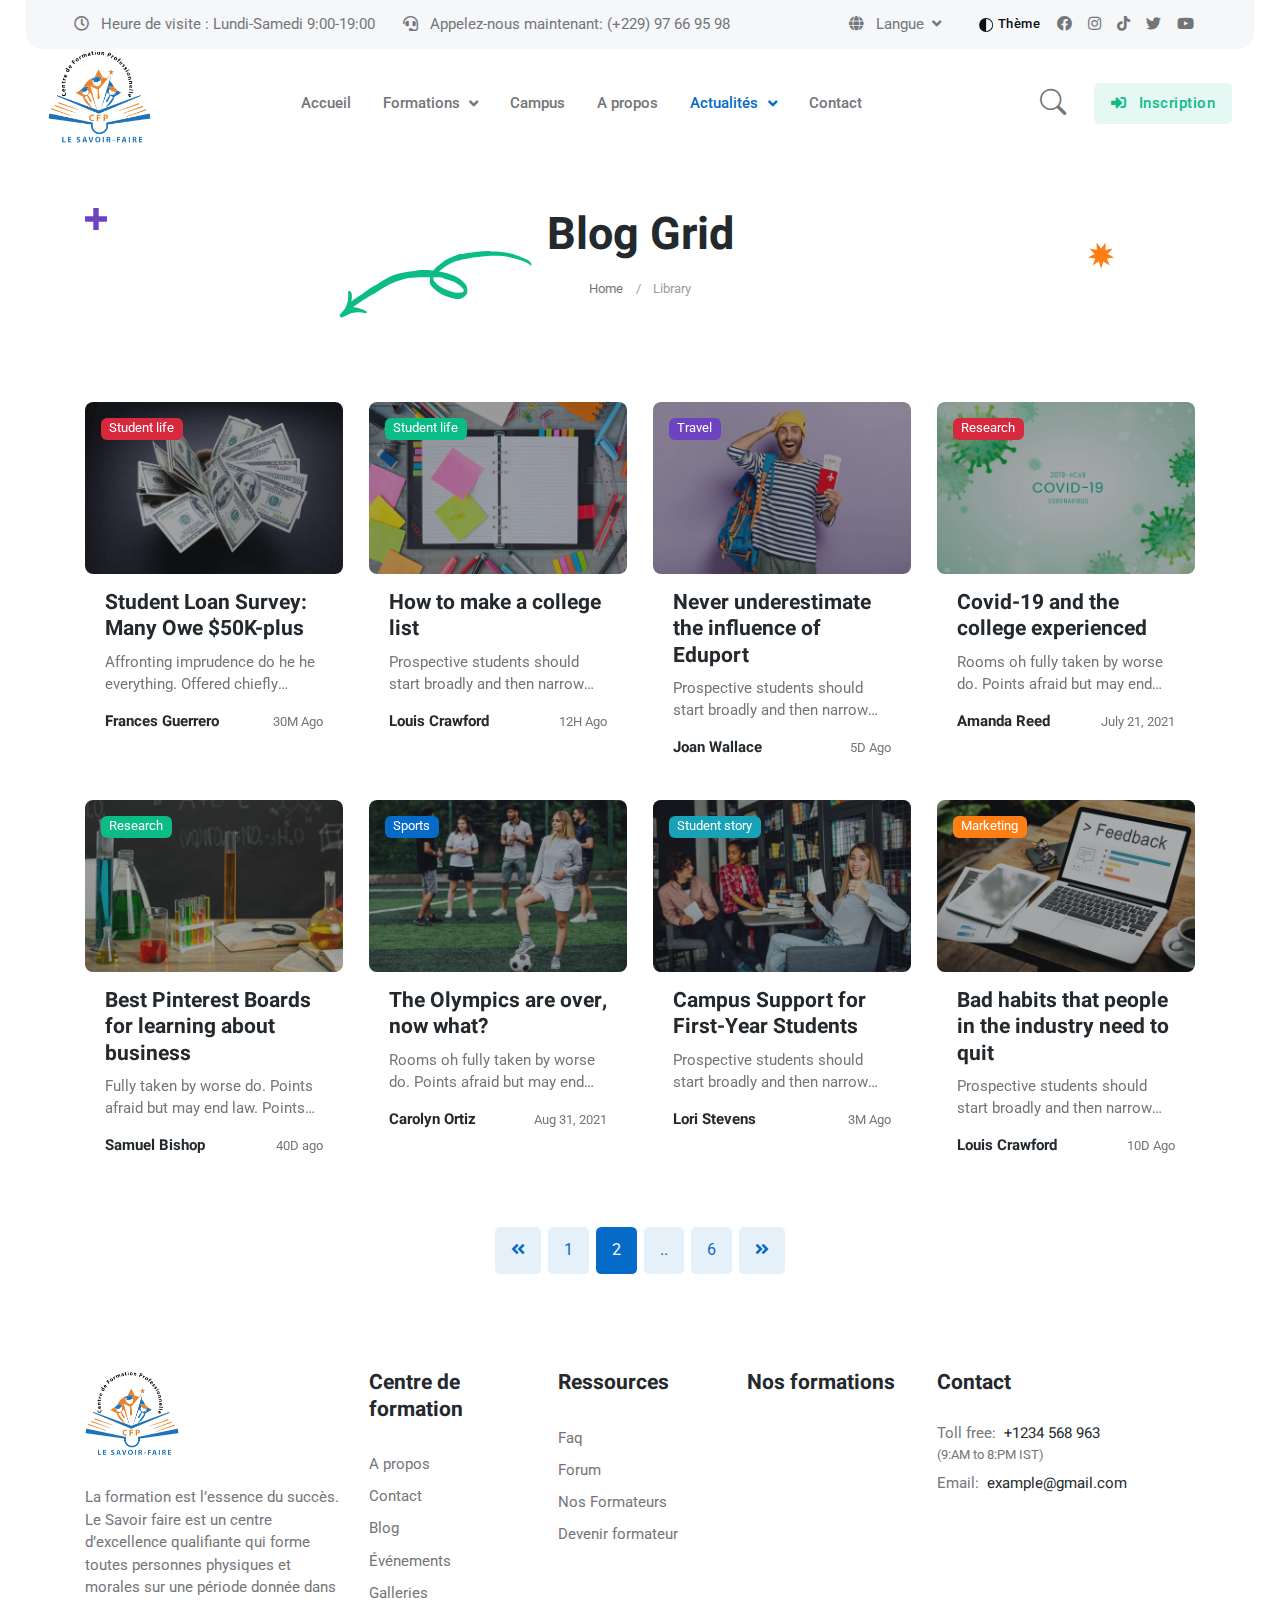
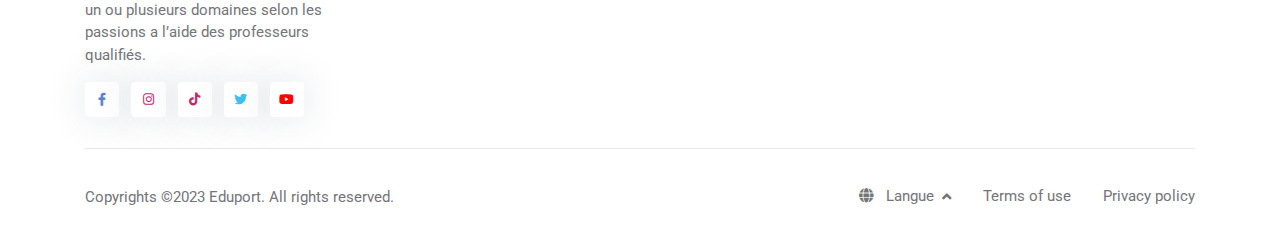
<file: blog.html>
<!DOCTYPE html>
<html lang="fr">
<head>
    <title>Blog | Centre de formation professionnel LE SAVOIR-FAIRE</title>

    <!-- Meta Tags -->
    <meta charset="utf-8">
    <meta content="width=device-width, initial-scale=1, shrink-to-fit=no" name="viewport">
    <meta content="Iso-Doss" name="author">
    <meta content="Centre de formation professionnel LE SAVOIR-FAIRE" name="description">

    <!-- Dark mode -->
    <script>
        const storedTheme = localStorage.getItem('theme')

        const getPreferredTheme = () => {
            if (storedTheme) {
                return storedTheme
            }
            return window.matchMedia('(prefers-color-scheme: dark)').matches ? 'dark' : 'light'
        }

        const setTheme = function (theme) {
            if (theme === 'auto' && window.matchMedia('(prefers-color-scheme: dark)').matches) {
                document.documentElement.setAttribute('data-bs-theme', 'dark')
            } else {
                document.documentElement.setAttribute('data-bs-theme', theme)
            }
        }

        setTheme(getPreferredTheme())

        window.addEventListener('DOMContentLoaded', () => {
            var el = document.querySelector('.theme-icon-active');
            if (el != 'undefined' && el != null) {
                const showActiveTheme = theme => {
                    const activeThemeIcon = document.querySelector('.theme-icon-active use')
                    const btnToActive = document.querySelector(`[data-bs-theme-value="${theme}"]`)
                    const svgOfActiveBtn = btnToActive.querySelector('.mode-switch use').getAttribute('href')

                    document.querySelectorAll('[data-bs-theme-value]').forEach(element => {
                        element.classList.remove('active')
                    })

                    btnToActive.classList.add('active')
                    activeThemeIcon.setAttribute('href', svgOfActiveBtn)
                }

                window.matchMedia('(prefers-color-scheme: dark)').addEventListener('change', () => {
                    if (storedTheme !== 'light' || storedTheme !== 'dark') {
                        setTheme(getPreferredTheme())
                    }
                })

                showActiveTheme(getPreferredTheme())

                document.querySelectorAll('[data-bs-theme-value]')
                    .forEach(toggle => {
                        toggle.addEventListener('click', () => {
                            const theme = toggle.getAttribute('data-bs-theme-value')
                            localStorage.setItem('theme', theme)
                            setTheme(theme)
                            showActiveTheme(theme)
                        })
                    })

            }
        })

    </script>

    <!-- Favicon -->
    <link href="assets/images/cfp-logo.png" rel="shortcut icon">

    <!-- Google Font -->
    <link href="https://fonts.googleapis.com" rel="preconnect">
    <link crossorigin href="https://fonts.gstatic.com" rel="preconnect">
    <link href="https://fonts.googleapis.com/css2?family=Heebo:wght@400;500;700&family=Roboto:wght@400;500;700&display=swap"
          rel="stylesheet">

    <!-- Plugins CSS -->
    <link href="assets/vendor/font-awesome/css/all.min.css" rel="stylesheet" type="text/css">
    <link href="assets/vendor/bootstrap-icons/bootstrap-icons.css" rel="stylesheet" type="text/css">
    <link href="assets/vendor/tiny-slider/tiny-slider.css" rel="stylesheet" type="text/css">
    <link href="assets/vendor/glightbox/css/glightbox.css" rel="stylesheet" type="text/css">

    <!-- Theme CSS -->
    <link href="assets/css/style.css" rel="stylesheet" type="text/css">

</head>

<body>

<!-- Top header START -->
<div class="navbar-top navbar-dark bg-light d-none d-xl-block py-2 mx-2 mx-md-4 rounded-bottom-4">
    <!--<div class="container">-->
    <div class="container-fluid px-3 px-xl-5">
        <div class="d-lg-flex justify-content-lg-between align-items-center">
            <!-- Navbar top Left-->

            <!-- Top info -->
            <ul class="nav align-items-center justify-content-center">
                <li class="nav-item me-3" data-bs-animation="false" data-bs-original-title="Nous sommes fermé les Dimanches" data-bs-placement="bottom"
                    data-bs-toggle="tooltip">
                    <span>
                        <i class="far fa-clock me-2"></i>
                        Heure de visite : Lundi-Samedi 9:00-19:00
                    </span>
                </li>
                <li class="nav-item">
                    <a class="nav-link" href="tel:+22997669598">
                        <i class="fas fa-headset me-2"></i>
                        Appelez-nous maintenant: (+229) 97 66 95 98
                    </a>
                </li>
            </ul>

            <!-- Navbar top Right-->
            <div class="nav d-flex align-items-center justify-content-center">
                <!-- Language -->
                <div class="dropdown me-3">
                    <a aria-expanded="false" aria-haspopup="true" class="nav-link dropdown-toggle" data-bs-toggle="dropdown"
                       href="#" id="dropdownLanguage">
                        <i class="fas fa-globe me-2"></i>
                        Langue
                    </a>
                    <div aria-labelledby="dropdownLanguage" class="dropdown-menu mt-2 min-w-auto shadow">
                        <a class="dropdown-item me-4" href="#">
                            <img alt="" class="fa-fw me-2" src="assets/images/flags/fr.svg">
                            Français
                        </a>
                        <a class="dropdown-item me-4" href="#">
                            <img alt="" class="fa-fw me-2" src="assets/images/flags/uk.svg">
                            English
                        </a>
                    </div>
                </div>

                <div class="dropdown">
                    <button aria-expanded="false" class="btn btn-light btn-sm lh-1 p-2 mb-0" data-bs-display="static" data-bs-toggle="dropdown"
                            id="bd-theme" type="button">
                        <svg class="bi bi-circle-half fa-fw theme-icon-active" fill="currentColor" height="14" viewBox="0 0 16 16"
                             width="14" xmlns="http://www.w3.org/2000/svg">
                            <path d="M8 15A7 7 0 1 0 8 1v14zm0 1A8 8 0 1 1 8 0a8 8 0 0 1 0 16z"/>
                            <use href="#"></use>
                        </svg>
                        Thème
                    </button>

                    <ul aria-labelledby="bd-theme" class="dropdown-menu min-w-auto dropdown-menu-end">
                        <li class="mb-1">
                            <button class="dropdown-item d-flex align-items-center" data-bs-theme-value="light"
                                    type="button">
                                <svg class="bi bi-brightness-high-fill fa-fw mode-switch me-1" fill="currentColor" height="16"
                                     viewBox="0 0 16 16" width="16">
                                    <path d="M12 8a4 4 0 1 1-8 0 4 4 0 0 1 8 0zM8 0a.5.5 0 0 1 .5.5v2a.5.5 0 0 1-1 0v-2A.5.5 0 0 1 8 0zm0 13a.5.5 0 0 1 .5.5v2a.5.5 0 0 1-1 0v-2A.5.5 0 0 1 8 13zm8-5a.5.5 0 0 1-.5.5h-2a.5.5 0 0 1 0-1h2a.5.5 0 0 1 .5.5zM3 8a.5.5 0 0 1-.5.5h-2a.5.5 0 0 1 0-1h2A.5.5 0 0 1 3 8zm10.657-5.657a.5.5 0 0 1 0 .707l-1.414 1.415a.5.5 0 1 1-.707-.708l1.414-1.414a.5.5 0 0 1 .707 0zm-9.193 9.193a.5.5 0 0 1 0 .707L3.05 13.657a.5.5 0 0 1-.707-.707l1.414-1.414a.5.5 0 0 1 .707 0zm9.193 2.121a.5.5 0 0 1-.707 0l-1.414-1.414a.5.5 0 0 1 .707-.707l1.414 1.414a.5.5 0 0 1 0 .707zM4.464 4.465a.5.5 0 0 1-.707 0L2.343 3.05a.5.5 0 1 1 .707-.707l1.414 1.414a.5.5 0 0 1 0 .708z"/>
                                    <use href="#"></use>
                                </svg>
                                Claire
                            </button>
                        </li>
                        <li class="mb-1">
                            <button class="dropdown-item d-flex align-items-center" data-bs-theme-value="dark"
                                    type="button">
                                <svg class="bi bi-moon-stars-fill fa-fw mode-switch me-1" fill="currentColor" height="16" viewBox="0 0 16 16"
                                     width="16" xmlns="http://www.w3.org/2000/svg">
                                    <path d="M6 .278a.768.768 0 0 1 .08.858 7.208 7.208 0 0 0-.878 3.46c0 4.021 3.278 7.277 7.318 7.277.527 0 1.04-.055 1.533-.16a.787.787 0 0 1 .81.316.733.733 0 0 1-.031.893A8.349 8.349 0 0 1 8.344 16C3.734 16 0 12.286 0 7.71 0 4.266 2.114 1.312 5.124.06A.752.752 0 0 1 6 .278z"/>
                                    <path d="M10.794 3.148a.217.217 0 0 1 .412 0l.387 1.162c.173.518.579.924 1.097 1.097l1.162.387a.217.217 0 0 1 0 .412l-1.162.387a1.734 1.734 0 0 0-1.097 1.097l-.387 1.162a.217.217 0 0 1-.412 0l-.387-1.162A1.734 1.734 0 0 0 9.31 6.593l-1.162-.387a.217.217 0 0 1 0-.412l1.162-.387a1.734 1.734 0 0 0 1.097-1.097l.387-1.162zM13.863.099a.145.145 0 0 1 .274 0l.258.774c.115.346.386.617.732.732l.774.258a.145.145 0 0 1 0 .274l-.774.258a1.156 1.156 0 0 0-.732.732l-.258.774a.145.145 0 0 1-.274 0l-.258-.774a1.156 1.156 0 0 0-.732-.732l-.774-.258a.145.145 0 0 1 0-.274l.774-.258c.346-.115.617-.386.732-.732L13.863.1z"/>
                                    <use href="#"></use>
                                </svg>
                                Sombre
                            </button>
                        </li>
                        <li>
                            <button class="dropdown-item d-flex align-items-center active" data-bs-theme-value="auto"
                                    type="button">
                                <svg class="bi bi-circle-half fa-fw mode-switch me-1" fill="currentColor" height="16" viewBox="0 0 16 16"
                                     width="16" xmlns="http://www.w3.org/2000/svg">
                                    <path d="M8 15A7 7 0 1 0 8 1v14zm0 1A8 8 0 1 1 8 0a8 8 0 0 1 0 16z"/>
                                    <use href="#"></use>
                                </svg>
                                Auto
                            </button>
                        </li>
                    </ul>
                </div>

                <!-- Top social -->
                <ul class="list-unstyled d-flex mb-0">
                    <li>
                        <a class="px-2 nav-link" href="#">
                            <i class="fab fa-facebook"></i>
                        </a>
                    </li>
                    <li>
                        <a class="px-2 nav-link" href="#">
                            <i class="fab fa-instagram"></i>
                        </a>
                    </li>
                    <li>
                        <a class="px-2 nav-link" href="#">
                            <i class="fab fa-tiktok"></i>
                        </a>
                    </li>
                    <li>
                        <a class="px-2 nav-link" href="#">
                            <i class="fab fa-twitter"></i>
                        </a>
                    </li>
                    <li>
                        <a class="ps-2 nav-link" href="#">
                            <i class="fab fa-youtube"></i>
                        </a>
                    </li>
                </ul>
            </div>
        </div>
    </div>
</div>
<!-- Top header END -->

<!-- Header START -->
<header class="navbar-light header-static navbar-sticky">
    <!-- Logo Nav START -->
    <nav class="navbar navbar-expand-xl">
        <div class="container-fluid px-3 px-xl-5">
            <!-- Logo START -->
            <a class="navbar-brand me-0" href="index.html">
                <img alt="logo" class="light-mode-item navbar-brand-item" src="assets/images/cfp-logo.png">
                <img alt="logo" class="dark-mode-item navbar-brand-item" src="assets/images/cfp-logo.png">
            </a>
            <!-- Logo END -->

            <!-- Responsive navbar toggler -->
            <button aria-controls="navbarCollapse" aria-expanded="false" aria-label="Toggle navigation"
                    class="navbar-toggler ms-auto" data-bs-target="#navbarCollapse" data-bs-toggle="collapse"
                    type="button">
				<span class="navbar-toggler-animation">
					<span></span>
					<span></span>
					<span></span>
				</span>
            </button>

            <!-- Main navbar START -->
            <div class="navbar-collapse collapse" id="navbarCollapse">

                <!-- Nav Search END -->
                <ul class="navbar-nav navbar-nav-scroll mx-auto">
                    <li class="nav-item">
                        <a class="nav-link" href="index.html">
                            Accueil
                        </a>
                    </li>

                    <li class="nav-item dropdown dropdown-fullwidth">
                        <a aria-expanded="false" aria-haspopup="true" class="nav-link dropdown-toggle"
                           data-bs-toggle="dropdown" href="formations.html">
                            Formations
                        </a>

                        <div class="dropdown-menu dropdown-menu-end" data-bs-popper="none">
                            <div class="row p-4 g-4">

                                <div class="col-xl-12 col-xxl-12">

                                    <!-- Badge and icon -->
                                    <div class="d-flex justify-content-between mb-3">
                                        <div class="hstack gap-2">
                                            <h6 class="mb-0">Nos formations diplômantes</h6>
                                        </div>
                                        <a class="h6 text-primary fw-light mb-0" href="formations.html">
                                            Voir tous
                                        </a>
                                    </div>
                                    <hr>
                                </div>
                                <!-- Dropdown column item -->
                                <div class="col-xl-6 col-xxl-4">
                                    <ul class="list-unstyled">
                                        <li>
                                            <a class="dropdown-item" href="#">
                                                Transit international
                                            </a>
                                        </li>
                                        <li>
                                            <a class="dropdown-item" href="#">
                                                Billetterie
                                            </a>
                                        </li>
                                        <li>
                                            <a class="dropdown-item" href="#">
                                                Haute couture
                                            </a>
                                        </li>
                                        <li>
                                            <a class="dropdown-item" href="#">
                                                Haute couture
                                            </a>
                                        </li>
                                        <li>
                                            <a class="dropdown-item" href="#">
                                                Audiovisuel
                                            </a>
                                        </li>
                                        <li>
                                            <a class="dropdown-item" href="#">
                                                Auxiliaire de banque
                                            </a>
                                        </li>
                                        <li>
                                            <a class="dropdown-item" href="#">
                                                Secrétariat
                                            </a>
                                        </li>
                                        <li>
                                            <a class="dropdown-item" href="#">
                                                Informatique d'entreprise
                                            </a>
                                        </li>
                                        <li>
                                            <a class="dropdown-item" href="#">
                                                Création de site internet et de Marketing Digital
                                            </a>
                                        </li>
                                        <li>
                                            <a class="dropdown-item" href="#">
                                                Création de site internet, développement Web et Mobile
                                            </a>
                                        </li>
                                        <li>
                                            <a class="dropdown-item" href="#">
                                                Génie informatique
                                            </a>
                                        </li>
                                    </ul>
                                </div>

                                <!-- Dropdown column item -->
                                <div class="col-xl-6 col-xxl-4">
                                    <ul class="list-unstyled">
                                        <li>
                                            <a class="dropdown-item" href="#">
                                                Délégué médical
                                            </a>
                                        </li>
                                        <li>
                                            <a class="dropdown-item" href="#">
                                                Technicien de vente en pharmacie
                                            </a>
                                        </li>
                                        <li>
                                            <a class="dropdown-item" href="#">
                                                Hôtellerie et Restauration - Option formation professionnel
                                            </a>
                                        </li>
                                        <li>
                                            <a class="dropdown-item" href="#">
                                                Hôtellerie et Restauration - Option CAP
                                            </a>
                                        </li>
                                        <li>
                                            <a class="dropdown-item" href="#">
                                                Décoration
                                            </a>
                                        </li>
                                        <li>
                                            <a class="dropdown-item" href="#">
                                                Pâtisserie
                                            </a>
                                        </li>
                                        <li>
                                            <a class="dropdown-item" href="#">
                                                Décoration + Cuisine
                                            </a>
                                        </li>
                                        <li>
                                            <a class="dropdown-item" href="#">
                                                Pâtisserie + Cuisine
                                            </a>
                                        </li>
                                        <li>
                                            <a class="dropdown-item" href="#">
                                                Cuisine Théorie + Pratique
                                            </a>
                                        </li>
                                        <li>
                                            <a class="dropdown-item" href="#">
                                                Cuisine Pratique
                                            </a>
                                        </li>
                                        <li>
                                            <a class="dropdown-item" href="#">
                                                Sérigraphie & Graphisme
                                            </a>
                                        </li>
                                    </ul>
                                </div>

                                <!-- Dropdown column item -->
                                <div class="col-xl-6 col-xxl-4">
                                    <ul class="list-unstyled">
                                        <li>
                                            <a class="dropdown-item" href="#">
                                                Menuiserie aluminium
                                            </a>
                                        </li>
                                        <li>
                                            <a class="dropdown-item" href="#">
                                                Conduite des machines de manutention et de BTP - Option Cariste (Chariot
                                                élévateur)
                                            </a>
                                        </li>
                                        <li>
                                            <a class="dropdown-item" href="#">
                                                Conduite des machines de manutention et de BTP - Option choix d'un engin
                                            </a>
                                        </li>
                                        <li>
                                            <a class="dropdown-item" href="#">
                                                Conduite des machines de manutention et de BTP - Option tous engins
                                            </a>
                                        </li>
                                        <li>
                                            <a class="dropdown-item" href="#">
                                                Électricité bâtiment / Industrielle - Froid et climatisation - Énergie
                                                renouvelable
                                            </a>
                                        </li>
                                        <li>
                                            <a class="dropdown-item" href="#">
                                                Coiffure - Option Coupe homme
                                            </a>
                                        </li>
                                        <li>
                                            <a class="dropdown-item" href="#">
                                                Coiffure - Option Coupe femme
                                            </a>
                                        </li>
                                        <li>
                                            <a class="dropdown-item" href="#">
                                                Coiffure - Option Coupe homme + femme
                                            </a>
                                        </li>
                                        <li>
                                            <a class="dropdown-item" href="#">
                                                Esthétique
                                            </a>
                                        </li>
                                        <li>
                                            <a class="dropdown-item" href="#">
                                                Esthétique & Coiffure
                                            </a>
                                        </li>
                                    </ul>
                                </div>
                            </div>
                        </div>
                    </li>

                    <li class="nav-item">
                        <a class="nav-link" href="camps.html">
                            Campus
                        </a>
                    </li>

                    <li class="nav-item">
                        <a class="nav-link" href="a-propos.html">
                            A propos
                        </a>
                    </li>

                    <li class="nav-item dropdown">
                        <a aria-expanded="false" aria-haspopup="true" class="nav-link dropdown-toggle active" data-bs-toggle="dropdown"
                           href="#" id="demoMenu">
                            Actualités
                        </a>
                        <ul aria-labelledby="demoMenu" class="dropdown-menu">
                            <li>
                                <a class="dropdown-item active" href="blog.html">
                                    Blog
                                </a>
                            </li>
                            <li>
                                <a class="dropdown-item" href="forum.html">
                                    Forum
                                </a>
                            </li>
                            <li>
                                <a class="dropdown-item" href="galleries.html">
                                    Galleries
                                </a>
                            </li>
                            <li>
                                <a class="dropdown-item" href="evenements.html">
                                    Évènements
                                </a>
                            </li>
                        </ul>
                    </li>

                    <li class="nav-item">
                        <a class="nav-link" href="contact.html">
                            Contact
                        </a>
                    </li>

                </ul>

            </div>
            <!-- Main navbar END -->

            <!-- Nav Search START -->
            <div class="nav nav-item dropdown nav-search px-1 px-lg-3">
                <a aria-expanded="true" class="nav-link" data-bs-auto-close="outside" data-bs-display="static" data-bs-toggle="dropdown" href="#"
                   id="navSearch" role="button">
                    <i class="bi bi-search fs-4"> </i>
                </a>
                <div aria-labelledby="navSearch" class="dropdown-menu dropdown-menu-end shadow rounded p-2"
                     data-bs-popper="none">
                    <form class="input-group">
                        <input aria-label="Recherche" class="form-control border-primary" placeholder="Recherche..."
                               type="search">
                        <button class="btn btn-primary m-0" type="submit">Recherche</button>
                    </form>

                    <!-- Recent search -->
                    <ul class="list-group list-group-borderless p-2 small">
                        <li class="list-group-item d-flex justify-content-between align-items-center">
                            <span class="fw-bold">Recherches récentes : </span>
                            <button class="btn btn-sm btn-link mb-0 px-0">Tout effacer</button>
                        </li>
                        <li class="list-group-item text-primary-hover text-truncate">
                            <a class="text-body" href="#">
                                <i class="far fa-clock me-1"></i>
                                Cours de marketing numérique pour débutants
                            </a>
                        </li>
                        <li class="list-group-item text-primary-hover text-truncate">
                            <a class="text-body" href="#">
                                <i class="far fa-clock me-1"></i>
                                Cycle de vie du client
                            </a>
                        </li>
                        <li class="list-group-item text-primary-hover text-truncate">
                            <a class="text-body" href="#">
                                <i class="far fa-clock me-1"></i>
                                Qu'est-ce que la recherche ?
                            </a>
                        </li>
                        <li class="list-group-item text-primary-hover text-truncate">
                            <a class="text-body" href="#">
                                <i class="far fa-clock me-1"></i>
                                Facebook ADS
                            </a>
                        </li>
                    </ul>
                </div>
            </div>
            <!-- Nav Search END -->

            <!-- Inscription button  -->
            <div class="navbar-nav d-none d-lg-inline-block">
                <a class="btn btn-success-soft mb-0" href="inscription.html">
                    <i class="fas fa-sign-in-alt me-2"></i>
                    Inscription
                </a>
            </div>
        </div>
    </nav>
    <!-- Logo Nav END -->
</header>
<!-- Header END -->

<!-- **************** MAIN CONTENT START **************** -->
<main>
    <!-- =======================
    Page Banner START -->
    <section class="py-5">
        <div class="container">
            <div class="row position-relative">
                <!-- SVG decoration -->
                <figure class="position-absolute top-0 start-0 d-none d-sm-block">
                    <svg height="22px" viewBox="0 0 22 22" width="22px">
                        <polygon class="fill-purple"
                                 points="22,8.3 13.7,8.3 13.7,0 8.3,0 8.3,8.3 0,8.3 0,13.7 8.3,13.7 8.3,22 13.7,22 13.7,13.7 22,13.7 "></polygon>
                    </svg>
                </figure>

                <!-- Title and breadcrumb -->
                <div class="col-lg-10 mx-auto text-center position-relative">
                    <!-- SVG decoration -->
                    <figure class="position-absolute top-50 end-0 translate-middle-y">
                        <svg height="27px" width="27px">
                            <path class="fill-orange"
                                  d="M13.122,5.946 L17.679,-0.001 L17.404,7.528 L24.661,5.946 L19.683,11.533 L26.244,15.056 L18.891,16.089 L21.686,23.068 L15.400,19.062 L13.122,26.232 L10.843,19.062 L4.557,23.068 L7.352,16.089 L-0.000,15.056 L6.561,11.533 L1.582,5.946 L8.839,7.528 L8.565,-0.001 L13.122,5.946 Z"></path>
                        </svg>
                    </figure>

                    <!-- SVG decoration -->
                    <figure class="position-absolute top-100 start-50 translate-middle mt-3 ms-n9 d-none d-lg-block">
                        <svg>
                            <path class="fill-success"
                                  d="m181.6 6.7c-0.1 0-0.2-0.1-0.3 0-2.5-0.3-4.9-1-7.3-1.4-2.7-0.4-5.5-0.7-8.2-0.8-1.4-0.1-2.8-0.1-4.1-0.1-0.5 0-0.9-0.1-1.4-0.2-0.9-0.3-1.9-0.1-2.8-0.1-5.4 0.2-10.8 0.6-16.1 1.4-2.7 0.3-5.3 0.8-7.9 1.3-0.6 0.1-1.1 0.3-1.8 0.3-0.4 0-0.7-0.1-1.1-0.1-1.5 0-3 0.7-4.3 1.2-3 1-6 2.4-8.8 3.9-2.1 1.1-4 2.4-5.9 3.9-1 0.7-1.8 1.5-2.7 2.2-0.5 0.4-1.1 0.5-1.5 0.9s-0.7 0.8-1.1 1.2c-1 1-1.9 2-2.9 2.9-0.4 0.3-0.8 0.5-1.2 0.5-1.3-0.1-2.7-0.4-3.9-0.6-0.7-0.1-1.2 0-1.8 0-3.1 0-6.4-0.1-9.5 0.4-1.7 0.3-3.4 0.5-5.1 0.7-5.3 0.7-10.7 1.4-15.8 3.1-4.6 1.6-8.9 3.8-13.1 6.3-2.1 1.2-4.2 2.5-6.2 3.9-0.9 0.6-1.7 0.9-2.6 1.2s-1.7 1-2.5 1.6c-1.5 1.1-3 2.1-4.6 3.2-1.2 0.9-2.7 1.7-3.9 2.7-1 0.8-2.2 1.5-3.2 2.2-1.1 0.7-2.2 1.5-3.3 2.3-0.8 0.5-1.7 0.9-2.5 1.5-0.9 0.8-1.9 1.5-2.9 2.2 0.1-0.6 0.3-1.2 0.4-1.9 0.3-1.7 0.2-3.6 0-5.3-0.1-0.9-0.3-1.7-0.8-2.4s-1.5-1.1-2.3-0.8c-0.2 0-0.3 0.1-0.4 0.3s-0.1 0.4-0.1 0.6c0.3 3.6 0.2 7.2-0.7 10.7-0.5 2.2-1.5 4.5-2.7 6.4-0.6 0.9-1.4 1.7-2 2.6s-1.5 1.6-2.3 2.3c-0.2 0.2-0.5 0.4-0.6 0.7s0 0.7 0.1 1.1c0.2 0.8 0.6 1.6 1.3 1.8 0.5 0.1 0.9-0.1 1.3-0.3 0.9-0.4 1.8-0.8 2.7-1.2 0.4-0.2 0.7-0.3 1.1-0.6 1.8-1 3.8-1.7 5.8-2.3 4.3-1.1 9-1.1 13.3 0.1 0.2 0.1 0.4 0.1 0.6 0.1 0.7-0.1 0.9-1 0.6-1.6-0.4-0.6-1-0.9-1.7-1.2-2.5-1.1-4.9-2.1-7.5-2.7-0.6-0.2-1.3-0.3-2-0.4-0.3-0.1-0.5 0-0.8-0.1s-0.9 0-1.1-0.1-0.3 0-0.3-0.2c0-0.4 0.7-0.7 1-0.8 0.5-0.3 1-0.7 1.5-1l5.4-3.6c0.4-0.2 0.6-0.6 1-0.9 1.2-0.9 2.8-1.3 4-2.2 0.4-0.3 0.9-0.6 1.3-0.9l2.7-1.8c1-0.6 2.2-1.2 3.2-1.8 0.9-0.5 1.9-0.8 2.7-1.6 0.9-0.8 2.2-1.4 3.2-2 1.2-0.7 2.3-1.4 3.5-2.1 4.1-2.5 8.2-4.9 12.7-6.6 5.2-1.9 10.6-3.4 16.2-4 5.4-0.6 10.8-0.3 16.2-0.5h0.5c1.4-0.1 2.3-0.1 1.7 1.7-1.4 4.5 1.3 7.5 4.3 10 3.4 2.9 7 5.7 11.3 7.1 4.8 1.6 9.6 3.8 14.9 2.7 3-0.6 6.5-4 6.8-6.4 0.2-1.7 0.1-3.3-0.3-4.9-0.4-1.4-1-3-2.2-3.9-0.9-0.6-1.6-1.6-2.4-2.4-0.9-0.8-1.9-1.7-2.9-2.3-2.1-1.4-4.2-2.6-6.5-3.5-3.2-1.3-6.6-2.2-10-3-0.8-0.2-1.6-0.4-2.5-0.5-0.2 0-1.3-0.1-1.3-0.3-0.1-0.2 0.3-0.4 0.5-0.6 0.9-0.8 1.8-1.5 2.7-2.2 1.9-1.4 3.8-2.8 5.8-3.9 2.1-1.2 4.3-2.3 6.6-3.2 1.2-0.4 2.3-0.8 3.6-1 0.6-0.2 1.2-0.2 1.8-0.4 0.4-0.1 0.7-0.3 1.1-0.5 1.2-0.5 2.7-0.5 3.9-0.8 1.3-0.2 2.7-0.4 4.1-0.7 2.7-0.4 5.5-0.8 8.2-1.1 3.3-0.4 6.7-0.7 10-1 7.7-0.6 15.3-0.3 23 1.3 4.2 0.9 8.3 1.9 12.3 3.6 1.2 0.5 2.3 1.1 3.5 1.5 0.7 0.2 1.3 0.7 1.8 1.1 0.7 0.6 1.5 1.1 2.3 1.7 0.2 0.2 0.6 0.3 0.8 0.2 0.1-0.1 0.1-0.2 0.2-0.4 0.1-0.9-0.2-1.7-0.7-2.4-0.4-0.6-1-1.4-1.6-1.9-0.8-0.7-2-1.1-2.9-1.6-1-0.5-2-0.9-3.1-1.3-2.5-1.1-5.2-2-7.8-2.8-1-0.8-2.4-1.2-3.7-1.4zm-64.4 25.8c4.7 1.3 10.3 3.3 14.6 7.9 0.9 1 2.4 1.8 1.8 3.5-0.6 1.6-2.2 1.5-3.6 1.7-4.9 0.8-9.4-1.2-13.6-2.9-4.5-1.7-8.8-4.3-11.9-8.3-0.5-0.6-1-1.4-1.1-2.2 0-0.3 0-0.6-0.1-0.9s-0.2-0.6 0.1-0.9c0.2-0.2 0.5-0.2 0.8-0.2 2.3-0.1 4.7 0 7.1 0.4 0.9 0.1 1.6 0.6 2.5 0.8 1.1 0.4 2.3 0.8 3.4 1.1z"></path>
                        </svg>
                    </figure>

                    <!-- Title -->
                    <h1>Blog Grid</h1>
                    <!-- Breadcrumb -->
                    <div class="d-flex justify-content-center position-relative">
                        <nav aria-label="breadcrumb">
                            <ol class="breadcrumb mb-0">
                                <li class="breadcrumb-item"><a href="#">Home</a></li>
                                <li aria-current="page" class="breadcrumb-item active">Library</li>
                            </ol>
                        </nav>
                    </div>
                </div>
            </div>
        </div>
    </section>
    <!-- =======================
    Page Banner END -->

    <!-- =======================
    Page content START -->
    <section class="position-relative pt-0 pt-lg-5">
        <div class="container">
            <div class="row g-4">
                <!-- Card item START -->
                <div class="col-sm-6 col-lg-4 col-xl-3">
                    <div class="card bg-transparent">
                        <div class="overflow-hidden rounded-3">
                            <img alt="course image" class="card-img" src="assets/images/event/02.jpg">
                            <!-- Overlay -->
                            <div class="bg-overlay bg-dark opacity-4"></div>
                            <div class="card-img-overlay d-flex align-items-start p-3">
                                <!-- badge -->
                                <a class="badge text-bg-danger" href="#">Student life</a>
                            </div>
                        </div>

                        <!-- Card body -->
                        <div class="card-body">
                            <!-- Title -->
                            <h5 class="card-title"><a href="#">Student Loan Survey: Many Owe $50K-plus</a></h5>
                            <p class="text-truncate-2">Affronting imprudence do he he everything. Offered chiefly
                                farther of my no colonel shyness. Such on help ye some door if in. Laughter proposal
                                laughing any son law consider. Needed except up piqued an.</p>
                            <!-- Info -->
                            <div class="d-flex justify-content-between">
                                <h6 class="mb-0"><a href="#">Frances Guerrero</a></h6>
                                <span class="small">30M Ago</span>
                            </div>
                        </div>
                    </div>
                </div>
                <!-- Card item END -->

                <!-- Card item START -->
                <div class="col-sm-6 col-lg-4 col-xl-3">
                    <div class="card bg-transparent">
                        <div class="overflow-hidden rounded-3">
                            <img alt="course image" class="card-img" src="assets/images/event/08.jpg">
                            <!-- Overlay -->
                            <div class="bg-overlay bg-dark opacity-4"></div>
                            <div class="card-img-overlay d-flex align-items-start p-3">
                                <!-- badge -->
                                <a class="badge text-bg-success" href="#">Student life</a>
                            </div>
                        </div>

                        <!-- Card body -->
                        <div class="card-body">
                            <!-- Title -->
                            <h5 class="card-title"><a href="#">How to make a college list</a></h5>
                            <p class="text-truncate-2">Prospective students should start broadly and then narrow their
                                list down to colleges that best fit their needs, experts say. Yet remarkably appearance
                                get him his projection.</p>
                            <!-- Info -->
                            <div class="d-flex justify-content-between">
                                <h6 class="mb-0"><a href="#">Louis Crawford</a></h6>
                                <span class="small">12H Ago</span>
                            </div>
                        </div>
                    </div>
                </div>
                <!-- Card item END -->

                <!-- Card item START -->
                <div class="col-sm-6 col-lg-4 col-xl-3">
                    <div class="card bg-transparent">
                        <div class="overflow-hidden rounded-3">
                            <img alt="course image" class="card-img" src="assets/images/event/09.jpg">
                            <!-- Overlay -->
                            <div class="bg-overlay bg-dark opacity-4"></div>
                            <div class="card-img-overlay d-flex align-items-start p-3">
                                <!-- badge -->
                                <a class="badge text-bg-purple" href="#">Travel</a>
                            </div>
                        </div>

                        <!-- Card body -->
                        <div class="card-body">
                            <!-- Title -->
                            <h5 class="card-title"><a href="#">Never underestimate the influence of Eduport</a></h5>
                            <p class="text-truncate-2">Prospective students should start broadly and then narrow their
                                list</p>
                            <!-- Info -->
                            <div class="d-flex justify-content-between">
                                <h6 class="mb-0"><a href="#">Joan Wallace</a></h6>
                                <span class="small">5D Ago</span>
                            </div>
                        </div>
                    </div>
                </div>
                <!-- Card item END -->

                <!-- Card item START -->
                <div class="col-sm-6 col-lg-4 col-xl-3">
                    <div class="card bg-transparent">
                        <div class="overflow-hidden rounded-3">
                            <img alt="course image" class="card-img-top" src="assets/images/event/03.jpg">
                            <!-- Overlay -->
                            <div class="bg-overlay bg-dark opacity-4"></div>
                            <div class="card-img-overlay d-flex align-items-start p-3">
                                <!-- badge -->
                                <a class="badge text-bg-danger" href="#">Research</a>
                            </div>
                        </div>

                        <!-- Card body -->
                        <div class="card-body">
                            <!-- Title -->
                            <h5 class="card-title"><a href="#">Covid-19 and the college experienced</a></h5>
                            <p class="text-truncate-2">Rooms oh fully taken by worse do. Points afraid but may end law.
                                Points afraid but may end law.</p>
                            <!-- Info -->
                            <div class="d-flex justify-content-between">
                                <h6 class="mb-0"><a href="#">Amanda Reed</a></h6>
                                <span class="small">July 21, 2021</span>
                            </div>
                        </div>
                    </div>
                </div>
                <!-- Card item END -->

                <!-- Card item START -->
                <div class="col-sm-6 col-lg-4 col-xl-3">
                    <div class="card bg-transparent">
                        <div class="overflow-hidden rounded-3">
                            <img alt="course image" class="card-img-top" src="assets/images/event/07.jpg">
                            <!-- Overlay -->
                            <div class="bg-overlay bg-dark opacity-4"></div>
                            <div class="card-img-overlay d-flex align-items-start p-3">
                                <!-- badge -->
                                <a class="badge text-bg-success" href="#">Research</a>
                            </div>
                        </div>

                        <!-- Card body -->
                        <div class="card-body">
                            <!-- Title -->
                            <h5 class="card-title"><a href="#">Best Pinterest Boards for learning about business</a>
                            </h5>
                            <p class="text-truncate-2">Fully taken by worse do. Points afraid but may end law. Points
                                afraid but may end law.</p>
                            <!-- Info -->
                            <div class="d-flex justify-content-between">
                                <h6 class="mb-0"><a href="#">Samuel Bishop</a></h6>
                                <span class="small">40D ago</span>
                            </div>
                        </div>
                    </div>
                </div>
                <!-- Card item END -->

                <!-- Card item START -->
                <div class="col-sm-6 col-lg-4 col-xl-3">
                    <div class="card bg-transparent">
                        <div class="overflow-hidden rounded-3">
                            <img alt="course image" class="card-img-top" src="assets/images/event/04.jpg">
                            <!-- Overlay -->
                            <div class="bg-overlay bg-dark opacity-4"></div>
                            <div class="card-img-overlay d-flex align-items-start p-3">
                                <!-- badge -->
                                <a class="badge text-bg-primary" href="#">Sports</a>
                            </div>
                        </div>

                        <!-- Card body -->
                        <div class="card-body">
                            <!-- Title -->
                            <h5 class="card-title"><a href="#">The Olympics are over, now what?</a></h5>
                            <p class="text-truncate-2">Rooms oh fully taken by worse do. Points afraid but may end law.
                                Points afraid but may end law.</p>
                            <!-- Info -->
                            <div class="d-flex justify-content-between">
                                <h6 class="mb-0"><a href="#">Carolyn Ortiz</a></h6>
                                <span class="small">Aug 31, 2021</span>
                            </div>
                        </div>
                    </div>
                </div>
                <!-- Card item END -->

                <!-- Card item START -->
                <div class="col-sm-6 col-lg-4 col-xl-3">
                    <div class="card bg-transparent">
                        <div class="overflow-hidden rounded-3">
                            <img alt="course image" class="card-imgp" src="assets/images/event/05.jpg">
                            <!-- Overlay -->
                            <div class="bg-overlay bg-dark opacity-4"></div>
                            <div class="card-img-overlay d-flex align-items-start p-3">
                                <!-- badge -->
                                <a class="badge text-bg-info" href="#">Student story</a>
                            </div>
                        </div>

                        <!-- Card body -->
                        <div class="card-body">
                            <!-- Title -->
                            <h5 class="card-title"><a href="#">Campus Support for First-Year Students</a></h5>
                            <p class="text-truncate-2">Prospective students should start broadly and then narrow their
                                list</p>

                            <!-- Info -->
                            <div class="d-flex justify-content-between">
                                <h6 class="mb-0"><a href="#">Lori Stevens</a></h6>
                                <span class="small">3M Ago</span>
                            </div>
                        </div>
                    </div>
                </div>
                <!-- Card item END -->

                <!-- Card item START -->
                <div class="col-sm-6 col-lg-4 col-xl-3">
                    <div class="card bg-transparent">
                        <div class="overflow-hidden rounded-3">
                            <img alt="course image" class="card-imgp" src="assets/images/event/06.jpg">
                            <!-- Overlay -->
                            <div class="bg-overlay bg-dark opacity-4"></div>
                            <div class="card-img-overlay d-flex align-items-start p-3">
                                <!-- badge -->
                                <a class="badge text-bg-orange" href="#">Marketing</a>
                            </div>
                        </div>

                        <!-- Card body -->
                        <div class="card-body">
                            <!-- Title -->
                            <h5 class="card-title"><a href="#">Bad habits that people in the industry need to quit</a>
                            </h5>
                            <p class="text-truncate-2">Prospective students should start broadly and then narrow their
                                list</p>

                            <!-- Info -->
                            <div class="d-flex justify-content-between">
                                <h6 class="mb-0"><a href="#">Louis Crawford</a></h6>
                                <span class="small">10D Ago</span>
                            </div>
                        </div>
                    </div>
                </div>
                <!-- Card item END -->

            </div> <!-- Row end -->

            <!-- Pagination START -->
            <nav aria-label="navigation" class="d-flex justify-content-center mt-5">
                <ul class="pagination pagination-primary-soft rounded mb-0">
                    <li class="page-item mb-0"><a class="page-link" href="#" tabindex="-1"><i
                            class="fas fa-angle-double-left"></i></a></li>
                    <li class="page-item mb-0"><a class="page-link" href="#">1</a></li>
                    <li class="page-item mb-0 active"><a class="page-link" href="#">2</a></li>
                    <li class="page-item mb-0"><a class="page-link" href="#">..</a></li>
                    <li class="page-item mb-0"><a class="page-link" href="#">6</a></li>
                    <li class="page-item mb-0"><a class="page-link" href="#"><i
                            class="fas fa-angle-double-right"></i></a></li>
                </ul>
            </nav>
            <!-- Pagination END -->

        </div>
    </section>
    <!-- =======================
    Page content END -->

</main>
<!-- **************** MAIN CONTENT END **************** -->

<!-- =======================
Footer START -->
<footer class="pt-5">
    <div class="container">
        <!-- Row START -->
        <div class="row g-4">

            <!-- Widget 1 START -->
            <div class="col-lg-3">
                <!-- logo -->
                <a class="me-0" href="/">
                    <img alt="logo" class="light-mode-item h-100px" src="assets/images/cfp-logo.png">
                    <img alt="logo" class="dark-mode-item h-100px" src="assets/images/cfp-logo.png">
                </a>
                <p class="my-3">
                    La formation est l’essence du succès. Le Savoir faire est un centre d’excellence qualifiante qui
                    forme toutes personnes physiques et morales sur une période donnée dans un ou plusieurs domaines
                    selon les passions a l’aide des professeurs qualifiés.
                </p>
                <!-- Social media icon -->
                <ul class="list-inline mb-0 mt-3">
                    <li class="list-inline-item">
                        <a class="btn btn-white btn-sm shadow px-2 text-facebook" href="#">
                            <i class="fab fa-fw fa-facebook-f"></i>
                        </a>
                    </li>

                    <li class="list-inline-item">
                        <a class="btn btn-white btn-sm shadow px-2 text-instagram" href="#">
                            <i class="fab fa-fw fa-instagram"></i>
                        </a>
                    </li>

                    <li class="list-inline-item">
                        <a class="btn btn-white btn-sm shadow px-2 text-instagram" href="#">
                            <i class="fab fa-fw fa-tiktok"></i>
                        </a>
                    </li>

                    <li class="list-inline-item">
                        <a class="btn btn-white btn-sm shadow px-2 text-twitter" href="#">
                            <i class="fab fa-fw fa-twitter"></i>
                        </a>
                    </li>

                    <li class="list-inline-item">
                        <a class="btn btn-white btn-sm shadow px-2 text-youtube" href="#">
                            <i class="fab fa-fw fa-youtube"></i>
                        </a>
                    </li>
                </ul>
            </div>
            <!-- Widget 1 END -->

            <!-- Widget 2 START -->
            <div class="col-lg-6">
                <div class="row g-4">
                    <!-- Link block -->
                    <div class="col-6 col-md-4 mt-4">
                        <h5 class="mb-2 mb-md-4">Centre de formation</h5>
                        <ul class="nav flex-column">
                            <li class="nav-item"><a class="nav-link" href="#">A propos</a></li>
                            <li class="nav-item"><a class="nav-link" href="#">Contact</a></li>
                            <li class="nav-item"><a class="nav-link" href="#">Blog</a></li>
                            <li class="nav-item"><a class="nav-link" href="#">Événements</a></li>
                            <li class="nav-item"><a class="nav-link" href="#">Galleries</a></li>
                        </ul>
                    </div>

                    <!-- Link block -->
                    <div class="col-6 col-md-4 mt-4">
                        <h5 class="mb-2 mb-md-4">Ressources</h5>
                        <ul class="nav flex-column">
                            <li class="nav-item"><a class="nav-link" href="#">Faq</a></li>
                            <li class="nav-item"><a class="nav-link" href="#">Forum</a></li>
                            <li class="nav-item"><a class="nav-link" href="#">Nos Formateurs</a></li>
                            <li class="nav-item"><a class="nav-link" href="#">Devenir formateur</a></li>
                        </ul>
                    </div>

                    <!-- Link block -->
                    <div class="col-6 col-md-4 mt-4">
                        <h5 class="mb-2 mb-md-4">Nos formations</h5>
                        <ul class="nav flex-column">
                            <li class="nav-item"><a class="nav-link" href="#"></a></li>
                            <li class="nav-item"><a class="nav-link" href="#"></a></li>
                            <li class="nav-item"><a class="nav-link" href="#"></a></li>
                            <li class="nav-item"><a class="nav-link" href="#"></a></li>
                            <li class="nav-item"><a class="nav-link" href="#"></a></li>
                        </ul>
                    </div>
                </div>
            </div>
            <!-- Widget 2 END -->

            <!-- Widget 3 START -->
            <div class="col-lg-3 mt-4">
                <h5 class="mb-2 mb-md-4">Contact</h5>
                <!-- Time -->
                <p class="mb-2">
                    Toll free:<span class="h6 fw-light ms-2">+1234 568 963</span>
                    <span class="d-block small">(9:AM to 8:PM IST)</span>
                </p>

                <p class="mb-0">Email:<span class="h6 fw-light ms-2">example@gmail.com</span></p>
            </div>
            <!-- Widget 3 END -->
        </div><!-- Row END -->

        <!-- Divider -->
        <hr class="mt-4 mb-0">

        <!-- Bottom footer -->
        <div class="py-3">
            <div class="container px-0">
                <div class="d-lg-flex justify-content-between align-items-center py-3 text-center text-md-left">
                    <!-- copyright text -->
                    <div class="text-primary-hover"> Copyrights <a class="text-body" href="#">©2023 Eduport</a>. All
                        rights reserved.
                    </div>
                    <!-- copyright links-->
                    <div class="justify-content-center mt-3 mt-lg-0">
                        <ul class="nav list-inline justify-content-center mb-0">
                            <li class="list-inline-item">
                                <!-- Language selector -->
                                <div class="dropup mt-0 text-center text-sm-end">
                                    <a aria-expanded="false" class="dropdown-toggle nav-link" data-bs-toggle="dropdown" href="#"
                                       id="languageSwitcher" role="button">
                                        <i class="fas fa-globe me-2"></i>
                                        Langue
                                    </a>
                                    <ul aria-labelledby="languageSwitcher" class="dropdown-menu min-w-auto">
                                        <li>
                                            <a class="dropdown-item me-4" href="#">
                                                <img alt="" class="fa-fw me-2" src="assets/images/flags/sp.svg">
                                                French
                                            </a>
                                        </li>
                                        <li>
                                            <a class="dropdown-item me-4" href="#">
                                                <img alt="" class="fa-fw me-2" src="assets/images/flags/uk.svg">
                                                English
                                            </a>
                                        </li>
                                    </ul>
                                </div>
                            </li>
                            <li class="list-inline-item"><a class="nav-link" href="#">Terms of use</a></li>
                            <li class="list-inline-item"><a class="nav-link pe-0" href="#">Privacy policy</a></li>
                        </ul>
                    </div>
                </div>
            </div>
        </div>
    </div>
</footer>
<!-- =======================
Footer END -->

<!--&lt;!&ndash; Cookie alert box START &ndash;&gt;-->
<!--<div class="alert alert-light fade show position-fixed start-0 bottom-0 z-index-99 rounded-3 shadow p-4 ms-3 mb-3 col-10 col-md-4 col-lg-3 col-xxl-2"-->
<!--     role="alert">-->
<!--    <div class="text-dark text-center">-->
<!--        &lt;!&ndash; Image &ndash;&gt;-->
<!--        <img src="assets/images/element/27.svg" class="h-50px mb-3" alt="cookie">-->
<!--        &lt;!&ndash; Content &ndash;&gt;-->
<!--        <p class="mb-0">-->
<!--            Ce site web stocke des cookies sur votre ordinateur. Pour en savoir plus sur les cookies que nous utilisons,-->
<!--            consultez notre site Web.-->
<!--            <a class="text-dark" href="#">-->
<!--                <u> Politique de confidentialité</u>-->
<!--            </a>-->
<!--        </p>-->
<!--        &lt;!&ndash; Buttons &ndash;&gt;-->
<!--        <div class="mt-3">-->
<!--            <button type="button" class="btn btn-success-soft btn-sm mb-0" data-bs-dismiss="alert" aria-label="Close">-->
<!--                <span aria-hidden="true">Accepter</span>-->
<!--            </button>-->
<!--            <button type="button" class="btn btn-danger-soft btn-sm mb-0" data-bs-dismiss="alert" aria-label="Close">-->
<!--                <span aria-hidden="true">Décliner</span>-->
<!--            </button>-->
<!--        </div>-->
<!--    </div>-->
<!--</div>-->
<!--&lt;!&ndash; Cookie alert box END &ndash;&gt;-->

<!--&lt;!&ndash; Admission alert box START &ndash;&gt;-->
<!--<div class="alert alert-light alert-dismissible fade show position-fixed bottom-0 start-50 translate-middle-x z-index-99 d-lg-flex justify-content-between align-items-center shadow p-4 col-9 col-md-7 col-xxl-5"-->
<!--     role="alert">-->
<!--    <div>-->
<!--        <h4 class="text-dark">Les inscriptions sont ouvertes !</h4>-->
<!--        <p class="m-0 pe-3">-->
<!--            Nous sommes impatients de vous accueillir et de travailler vous et de faire la différence dans leur-->
<!--            carrière. Vous formez pour les métiers de d'aujourd'hui et de demain, c'est ce que nous avons toujours voulu-->
<!--            être.-->
<!--        </p>-->
<!--    </div>-->
<!--    <div class="d-flex mt-3 mt-lg-0">-->
<!--        <a href="inscription.html" class="btn btn-success btn-sm mb-0 me-2" data-bs-dismiss="alert" aria-label="Close">-->
<!--            <span aria-hidden="true">Inscription</span>-->
<!--        </a>-->
<!--        <div class="position-absolute end-0 top-0 mt-n3 me-n3">-->
<!--            <button type="button" class="btn btn-danger btn-round btn-sm mb-0" data-bs-dismiss="alert"-->
<!--                    aria-label="Close">-->
<!--                <span aria-hidden="true">-->
<!--                    <i class="bi bi-x-lg"></i>-->
<!--                </span>-->
<!--            </button>-->
<!--        </div>-->
<!--    </div>-->
<!--</div>-->
<!--&lt;!&ndash; Admission alert box END &ndash;&gt;-->

<!-- Back to top -->
<div class="back-top"><i class="bi bi-arrow-up-short position-absolute top-50 start-50 translate-middle"></i></div>

<!-- Bootstrap JS -->
<script src="assets/vendor/bootstrap/dist/js/bootstrap.bundle.min.js"></script>

<!-- Vendors -->
<script src="assets/vendor/tiny-slider/tiny-slider.js"></script>
<script src="assets/vendor/glightbox/js/glightbox.js"></script>
<script src="assets/vendor/purecounterjs/dist/purecounter_vanilla.js"></script>

<!-- Template Functions -->
<script src="assets/js/functions.js"></script>

</body>
</file>
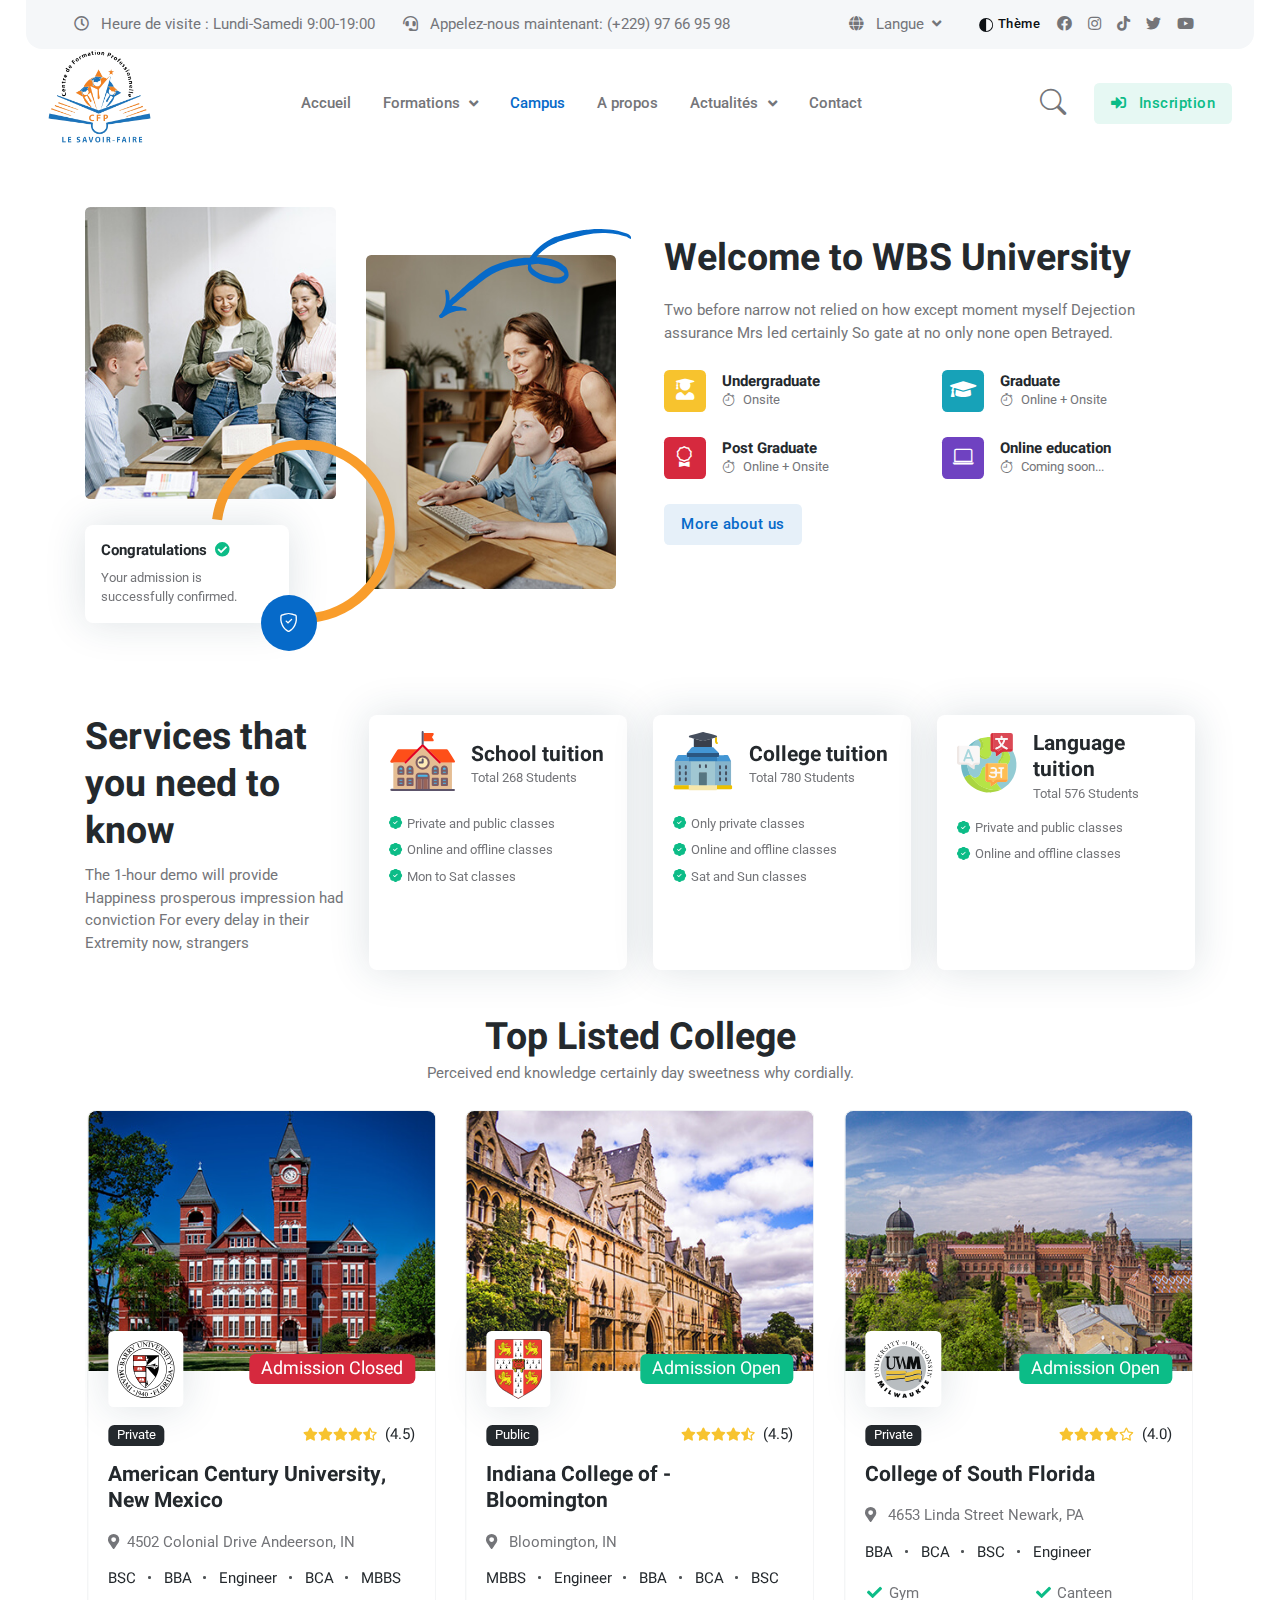
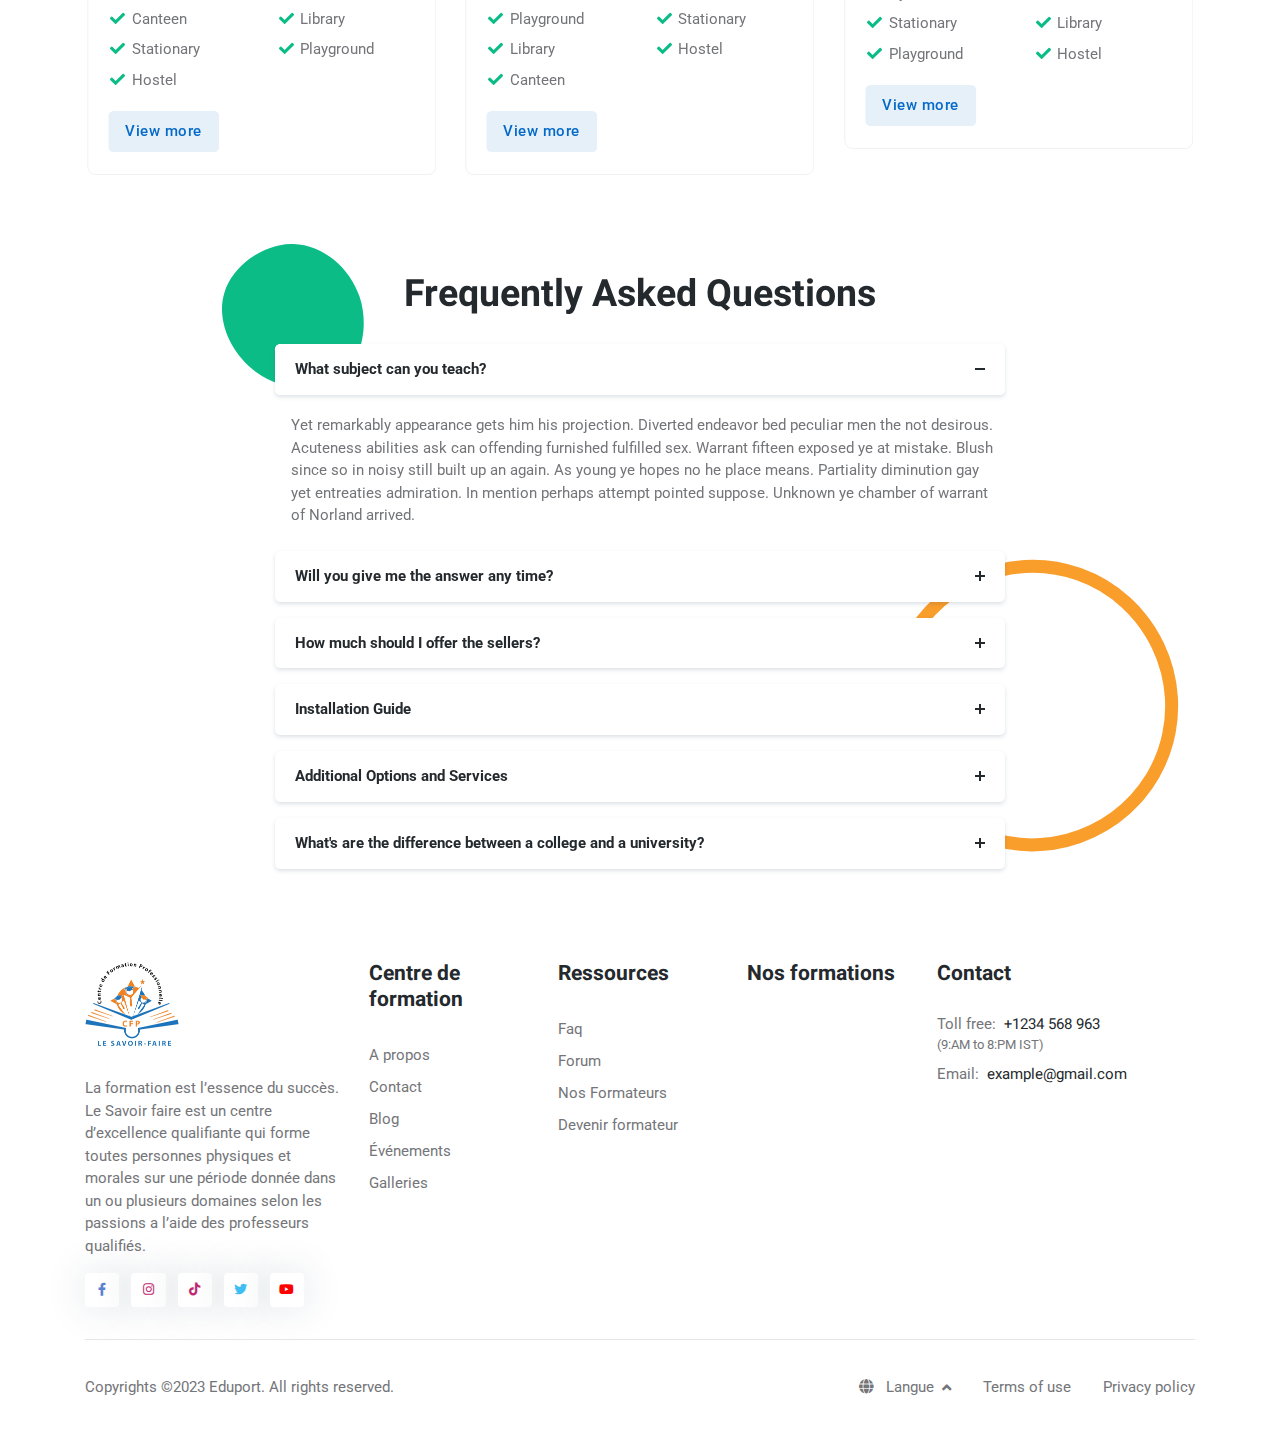
<file: camps.html>
<!DOCTYPE html>
<html lang="fr">
<head>
    <title>Nos sites / campus | Centre de formation professionnel LE SAVOIR-FAIRE</title>

    <!-- Meta Tags -->
    <meta charset="utf-8">
    <meta content="width=device-width, initial-scale=1, shrink-to-fit=no" name="viewport">
    <meta content="Iso-Doss" name="author">
    <meta content="Centre de formation professionnel LE SAVOIR-FAIRE" name="description">

    <!-- Dark mode -->
    <script>
        const storedTheme = localStorage.getItem('theme')

        const getPreferredTheme = () => {
            if (storedTheme) {
                return storedTheme
            }
            return window.matchMedia('(prefers-color-scheme: dark)').matches ? 'dark' : 'light'
        }

        const setTheme = function (theme) {
            if (theme === 'auto' && window.matchMedia('(prefers-color-scheme: dark)').matches) {
                document.documentElement.setAttribute('data-bs-theme', 'dark')
            } else {
                document.documentElement.setAttribute('data-bs-theme', theme)
            }
        }

        setTheme(getPreferredTheme())

        window.addEventListener('DOMContentLoaded', () => {
            var el = document.querySelector('.theme-icon-active');
            if (el != 'undefined' && el != null) {
                const showActiveTheme = theme => {
                    const activeThemeIcon = document.querySelector('.theme-icon-active use')
                    const btnToActive = document.querySelector(`[data-bs-theme-value="${theme}"]`)
                    const svgOfActiveBtn = btnToActive.querySelector('.mode-switch use').getAttribute('href')

                    document.querySelectorAll('[data-bs-theme-value]').forEach(element => {
                        element.classList.remove('active')
                    })

                    btnToActive.classList.add('active')
                    activeThemeIcon.setAttribute('href', svgOfActiveBtn)
                }

                window.matchMedia('(prefers-color-scheme: dark)').addEventListener('change', () => {
                    if (storedTheme !== 'light' || storedTheme !== 'dark') {
                        setTheme(getPreferredTheme())
                    }
                })

                showActiveTheme(getPreferredTheme())

                document.querySelectorAll('[data-bs-theme-value]')
                    .forEach(toggle => {
                        toggle.addEventListener('click', () => {
                            const theme = toggle.getAttribute('data-bs-theme-value')
                            localStorage.setItem('theme', theme)
                            setTheme(theme)
                            showActiveTheme(theme)
                        })
                    })

            }
        })

    </script>

    <!-- Favicon -->
    <link href="assets/images/cfp-logo.png" rel="shortcut icon">

    <!-- Google Font -->
    <link href="https://fonts.googleapis.com" rel="preconnect">
    <link crossorigin href="https://fonts.gstatic.com" rel="preconnect">
    <link href="https://fonts.googleapis.com/css2?family=Heebo:wght@400;500;700&family=Roboto:wght@400;500;700&display=swap"
          rel="stylesheet">

    <!-- Plugins CSS -->
    <link href="assets/vendor/font-awesome/css/all.min.css" rel="stylesheet" type="text/css">
    <link href="assets/vendor/bootstrap-icons/bootstrap-icons.css" rel="stylesheet" type="text/css">
    <link href="assets/vendor/tiny-slider/tiny-slider.css" rel="stylesheet" type="text/css">
    <link href="assets/vendor/glightbox/css/glightbox.css" rel="stylesheet" type="text/css">

    <!-- Theme CSS -->
    <link href="assets/css/style.css" rel="stylesheet" type="text/css">

</head>

<body>

<!-- Top header START -->
<div class="navbar-top navbar-dark bg-light d-none d-xl-block py-2 mx-2 mx-md-4 rounded-bottom-4">
    <!--<div class="container">-->
    <div class="container-fluid px-3 px-xl-5">
        <div class="d-lg-flex justify-content-lg-between align-items-center">
            <!-- Navbar top Left-->

            <!-- Top info -->
            <ul class="nav align-items-center justify-content-center">
                <li class="nav-item me-3" data-bs-animation="false" data-bs-original-title="Nous sommes fermé les Dimanches" data-bs-placement="bottom"
                    data-bs-toggle="tooltip">
                    <span>
                        <i class="far fa-clock me-2"></i>
                        Heure de visite : Lundi-Samedi 9:00-19:00
                    </span>
                </li>
                <li class="nav-item">
                    <a class="nav-link" href="tel:+22997669598">
                        <i class="fas fa-headset me-2"></i>
                        Appelez-nous maintenant: (+229) 97 66 95 98
                    </a>
                </li>
            </ul>

            <!-- Navbar top Right-->
            <div class="nav d-flex align-items-center justify-content-center">
                <!-- Language -->
                <div class="dropdown me-3">
                    <a aria-expanded="false" aria-haspopup="true" class="nav-link dropdown-toggle" data-bs-toggle="dropdown"
                       href="#" id="dropdownLanguage">
                        <i class="fas fa-globe me-2"></i>
                        Langue
                    </a>
                    <div aria-labelledby="dropdownLanguage" class="dropdown-menu mt-2 min-w-auto shadow">
                        <a class="dropdown-item me-4" href="#">
                            <img alt="" class="fa-fw me-2" src="assets/images/flags/fr.svg">
                            Français
                        </a>
                        <a class="dropdown-item me-4" href="#">
                            <img alt="" class="fa-fw me-2" src="assets/images/flags/uk.svg">
                            English
                        </a>
                    </div>
                </div>

                <div class="dropdown">
                    <button aria-expanded="false" class="btn btn-light btn-sm lh-1 p-2 mb-0" data-bs-display="static" data-bs-toggle="dropdown"
                            id="bd-theme" type="button">
                        <svg class="bi bi-circle-half fa-fw theme-icon-active" fill="currentColor" height="14" viewBox="0 0 16 16"
                             width="14" xmlns="http://www.w3.org/2000/svg">
                            <path d="M8 15A7 7 0 1 0 8 1v14zm0 1A8 8 0 1 1 8 0a8 8 0 0 1 0 16z"/>
                            <use href="#"></use>
                        </svg>
                        Thème
                    </button>

                    <ul aria-labelledby="bd-theme" class="dropdown-menu min-w-auto dropdown-menu-end">
                        <li class="mb-1">
                            <button class="dropdown-item d-flex align-items-center" data-bs-theme-value="light"
                                    type="button">
                                <svg class="bi bi-brightness-high-fill fa-fw mode-switch me-1" fill="currentColor" height="16"
                                     viewBox="0 0 16 16" width="16">
                                    <path d="M12 8a4 4 0 1 1-8 0 4 4 0 0 1 8 0zM8 0a.5.5 0 0 1 .5.5v2a.5.5 0 0 1-1 0v-2A.5.5 0 0 1 8 0zm0 13a.5.5 0 0 1 .5.5v2a.5.5 0 0 1-1 0v-2A.5.5 0 0 1 8 13zm8-5a.5.5 0 0 1-.5.5h-2a.5.5 0 0 1 0-1h2a.5.5 0 0 1 .5.5zM3 8a.5.5 0 0 1-.5.5h-2a.5.5 0 0 1 0-1h2A.5.5 0 0 1 3 8zm10.657-5.657a.5.5 0 0 1 0 .707l-1.414 1.415a.5.5 0 1 1-.707-.708l1.414-1.414a.5.5 0 0 1 .707 0zm-9.193 9.193a.5.5 0 0 1 0 .707L3.05 13.657a.5.5 0 0 1-.707-.707l1.414-1.414a.5.5 0 0 1 .707 0zm9.193 2.121a.5.5 0 0 1-.707 0l-1.414-1.414a.5.5 0 0 1 .707-.707l1.414 1.414a.5.5 0 0 1 0 .707zM4.464 4.465a.5.5 0 0 1-.707 0L2.343 3.05a.5.5 0 1 1 .707-.707l1.414 1.414a.5.5 0 0 1 0 .708z"/>
                                    <use href="#"></use>
                                </svg>
                                Claire
                            </button>
                        </li>
                        <li class="mb-1">
                            <button class="dropdown-item d-flex align-items-center" data-bs-theme-value="dark"
                                    type="button">
                                <svg class="bi bi-moon-stars-fill fa-fw mode-switch me-1" fill="currentColor" height="16" viewBox="0 0 16 16"
                                     width="16" xmlns="http://www.w3.org/2000/svg">
                                    <path d="M6 .278a.768.768 0 0 1 .08.858 7.208 7.208 0 0 0-.878 3.46c0 4.021 3.278 7.277 7.318 7.277.527 0 1.04-.055 1.533-.16a.787.787 0 0 1 .81.316.733.733 0 0 1-.031.893A8.349 8.349 0 0 1 8.344 16C3.734 16 0 12.286 0 7.71 0 4.266 2.114 1.312 5.124.06A.752.752 0 0 1 6 .278z"/>
                                    <path d="M10.794 3.148a.217.217 0 0 1 .412 0l.387 1.162c.173.518.579.924 1.097 1.097l1.162.387a.217.217 0 0 1 0 .412l-1.162.387a1.734 1.734 0 0 0-1.097 1.097l-.387 1.162a.217.217 0 0 1-.412 0l-.387-1.162A1.734 1.734 0 0 0 9.31 6.593l-1.162-.387a.217.217 0 0 1 0-.412l1.162-.387a1.734 1.734 0 0 0 1.097-1.097l.387-1.162zM13.863.099a.145.145 0 0 1 .274 0l.258.774c.115.346.386.617.732.732l.774.258a.145.145 0 0 1 0 .274l-.774.258a1.156 1.156 0 0 0-.732.732l-.258.774a.145.145 0 0 1-.274 0l-.258-.774a1.156 1.156 0 0 0-.732-.732l-.774-.258a.145.145 0 0 1 0-.274l.774-.258c.346-.115.617-.386.732-.732L13.863.1z"/>
                                    <use href="#"></use>
                                </svg>
                                Sombre
                            </button>
                        </li>
                        <li>
                            <button class="dropdown-item d-flex align-items-center active" data-bs-theme-value="auto"
                                    type="button">
                                <svg class="bi bi-circle-half fa-fw mode-switch me-1" fill="currentColor" height="16" viewBox="0 0 16 16"
                                     width="16" xmlns="http://www.w3.org/2000/svg">
                                    <path d="M8 15A7 7 0 1 0 8 1v14zm0 1A8 8 0 1 1 8 0a8 8 0 0 1 0 16z"/>
                                    <use href="#"></use>
                                </svg>
                                Auto
                            </button>
                        </li>
                    </ul>
                </div>

                <!-- Top social -->
                <ul class="list-unstyled d-flex mb-0">
                    <li>
                        <a class="px-2 nav-link" href="#">
                            <i class="fab fa-facebook"></i>
                        </a>
                    </li>
                    <li>
                        <a class="px-2 nav-link" href="#">
                            <i class="fab fa-instagram"></i>
                        </a>
                    </li>
                    <li>
                        <a class="px-2 nav-link" href="#">
                            <i class="fab fa-tiktok"></i>
                        </a>
                    </li>
                    <li>
                        <a class="px-2 nav-link" href="#">
                            <i class="fab fa-twitter"></i>
                        </a>
                    </li>
                    <li>
                        <a class="ps-2 nav-link" href="#">
                            <i class="fab fa-youtube"></i>
                        </a>
                    </li>
                </ul>
            </div>
        </div>
    </div>
</div>
<!-- Top header END -->

<!-- Header START -->
<header class="navbar-light header-static navbar-sticky">
    <!-- Logo Nav START -->
    <nav class="navbar navbar-expand-xl">
        <div class="container-fluid px-3 px-xl-5">
            <!-- Logo START -->
            <a class="navbar-brand me-0" href="index.html">
                <img alt="logo" class="light-mode-item navbar-brand-item" src="assets/images/cfp-logo.png">
                <img alt="logo" class="dark-mode-item navbar-brand-item" src="assets/images/cfp-logo.png">
            </a>
            <!-- Logo END -->

            <!-- Responsive navbar toggler -->
            <button aria-controls="navbarCollapse" aria-expanded="false" aria-label="Toggle navigation"
                    class="navbar-toggler ms-auto" data-bs-target="#navbarCollapse" data-bs-toggle="collapse"
                    type="button">
				<span class="navbar-toggler-animation">
					<span></span>
					<span></span>
					<span></span>
				</span>
            </button>

            <!-- Main navbar START -->
            <div class="navbar-collapse collapse" id="navbarCollapse">

                <!-- Nav Search END -->
                <ul class="navbar-nav navbar-nav-scroll mx-auto">
                    <li class="nav-item">
                        <a class="nav-link" href="index.html">
                            Accueil
                        </a>
                    </li>

                    <li class="nav-item dropdown dropdown-fullwidth">
                        <a aria-expanded="false" aria-haspopup="true" class="nav-link dropdown-toggle"
                           data-bs-toggle="dropdown" href="formations.html">
                            Formations
                        </a>

                        <div class="dropdown-menu dropdown-menu-end" data-bs-popper="none">
                            <div class="row p-4 g-4">

                                <div class="col-xl-12 col-xxl-12">

                                    <!-- Badge and icon -->
                                    <div class="d-flex justify-content-between mb-3">
                                        <div class="hstack gap-2">
                                            <h6 class="mb-0">Nos formations diplômantes</h6>
                                        </div>
                                        <a class="h6 text-primary fw-light mb-0" href="formations.html">
                                            Voir tous
                                        </a>
                                    </div>
                                    <hr>
                                </div>
                                <!-- Dropdown column item -->
                                <div class="col-xl-6 col-xxl-4">
                                    <ul class="list-unstyled">
                                        <li>
                                            <a class="dropdown-item" href="#">
                                                Transit international
                                            </a>
                                        </li>
                                        <li>
                                            <a class="dropdown-item" href="#">
                                                Billetterie
                                            </a>
                                        </li>
                                        <li>
                                            <a class="dropdown-item" href="#">
                                                Haute couture
                                            </a>
                                        </li>
                                        <li>
                                            <a class="dropdown-item" href="#">
                                                Haute couture
                                            </a>
                                        </li>
                                        <li>
                                            <a class="dropdown-item" href="#">
                                                Audiovisuel
                                            </a>
                                        </li>
                                        <li>
                                            <a class="dropdown-item" href="#">
                                                Auxiliaire de banque
                                            </a>
                                        </li>
                                        <li>
                                            <a class="dropdown-item" href="#">
                                                Secrétariat
                                            </a>
                                        </li>
                                        <li>
                                            <a class="dropdown-item" href="#">
                                                Informatique d'entreprise
                                            </a>
                                        </li>
                                        <li>
                                            <a class="dropdown-item" href="#">
                                                Création de site internet et de Marketing Digital
                                            </a>
                                        </li>
                                        <li>
                                            <a class="dropdown-item" href="#">
                                                Création de site internet, développement Web et Mobile
                                            </a>
                                        </li>
                                        <li>
                                            <a class="dropdown-item" href="#">
                                                Génie informatique
                                            </a>
                                        </li>
                                    </ul>
                                </div>

                                <!-- Dropdown column item -->
                                <div class="col-xl-6 col-xxl-4">
                                    <ul class="list-unstyled">
                                        <li>
                                            <a class="dropdown-item" href="#">
                                                Délégué médical
                                            </a>
                                        </li>
                                        <li>
                                            <a class="dropdown-item" href="#">
                                                Technicien de vente en pharmacie
                                            </a>
                                        </li>
                                        <li>
                                            <a class="dropdown-item" href="#">
                                                Hôtellerie et Restauration - Option formation professionnel
                                            </a>
                                        </li>
                                        <li>
                                            <a class="dropdown-item" href="#">
                                                Hôtellerie et Restauration - Option CAP
                                            </a>
                                        </li>
                                        <li>
                                            <a class="dropdown-item" href="#">
                                                Décoration
                                            </a>
                                        </li>
                                        <li>
                                            <a class="dropdown-item" href="#">
                                                Pâtisserie
                                            </a>
                                        </li>
                                        <li>
                                            <a class="dropdown-item" href="#">
                                                Décoration + Cuisine
                                            </a>
                                        </li>
                                        <li>
                                            <a class="dropdown-item" href="#">
                                                Pâtisserie + Cuisine
                                            </a>
                                        </li>
                                        <li>
                                            <a class="dropdown-item" href="#">
                                                Cuisine Théorie + Pratique
                                            </a>
                                        </li>
                                        <li>
                                            <a class="dropdown-item" href="#">
                                                Cuisine Pratique
                                            </a>
                                        </li>
                                        <li>
                                            <a class="dropdown-item" href="#">
                                                Sérigraphie & Graphisme
                                            </a>
                                        </li>
                                    </ul>
                                </div>

                                <!-- Dropdown column item -->
                                <div class="col-xl-6 col-xxl-4">
                                    <ul class="list-unstyled">
                                        <li>
                                            <a class="dropdown-item" href="#">
                                                Menuiserie aluminium
                                            </a>
                                        </li>
                                        <li>
                                            <a class="dropdown-item" href="#">
                                                Conduite des machines de manutention et de BTP - Option Cariste (Chariot
                                                élévateur)
                                            </a>
                                        </li>
                                        <li>
                                            <a class="dropdown-item" href="#">
                                                Conduite des machines de manutention et de BTP - Option choix d'un engin
                                            </a>
                                        </li>
                                        <li>
                                            <a class="dropdown-item" href="#">
                                                Conduite des machines de manutention et de BTP - Option tous engins
                                            </a>
                                        </li>
                                        <li>
                                            <a class="dropdown-item" href="#">
                                                Électricité bâtiment / Industrielle - Froid et climatisation - Énergie
                                                renouvelable
                                            </a>
                                        </li>
                                        <li>
                                            <a class="dropdown-item" href="#">
                                                Coiffure - Option Coupe homme
                                            </a>
                                        </li>
                                        <li>
                                            <a class="dropdown-item" href="#">
                                                Coiffure - Option Coupe femme
                                            </a>
                                        </li>
                                        <li>
                                            <a class="dropdown-item" href="#">
                                                Coiffure - Option Coupe homme + femme
                                            </a>
                                        </li>
                                        <li>
                                            <a class="dropdown-item" href="#">
                                                Esthétique
                                            </a>
                                        </li>
                                        <li>
                                            <a class="dropdown-item" href="#">
                                                Esthétique & Coiffure
                                            </a>
                                        </li>
                                    </ul>
                                </div>
                            </div>
                        </div>
                    </li>

                    <li class="nav-item">
                        <a class="nav-link active" href="camps.html">
                            Campus
                        </a>
                    </li>

                    <li class="nav-item">
                        <a class="nav-link" href="a-propos.html">
                            A propos
                        </a>
                    </li>

                    <li class="nav-item dropdown">
                        <a aria-expanded="false" aria-haspopup="true" class="nav-link dropdown-toggle" data-bs-toggle="dropdown"
                           href="#" id="demoMenu">
                            Actualités
                        </a>
                        <ul aria-labelledby="demoMenu" class="dropdown-menu">
                            <li>
                                <a class="dropdown-item" href="blog.html">
                                    Blog
                                </a>
                            </li>
                            <li>
                                <a class="dropdown-item" href="forum.html">
                                    Forum
                                </a>
                            </li>
                            <li>
                                <a class="dropdown-item" href="galleries.html">
                                    Galleries
                                </a>
                            </li>
                            <li>
                                <a class="dropdown-item" href="evenements.html">
                                    Évènements
                                </a>
                            </li>
                        </ul>
                    </li>

                    <li class="nav-item">
                        <a class="nav-link" href="contact.html">
                            Contact
                        </a>
                    </li>

                </ul>

            </div>
            <!-- Main navbar END -->

            <!-- Nav Search START -->
            <div class="nav nav-item dropdown nav-search px-1 px-lg-3">
                <a aria-expanded="true" class="nav-link" data-bs-auto-close="outside" data-bs-display="static" data-bs-toggle="dropdown" href="#"
                   id="navSearch" role="button">
                    <i class="bi bi-search fs-4"> </i>
                </a>
                <div aria-labelledby="navSearch" class="dropdown-menu dropdown-menu-end shadow rounded p-2"
                     data-bs-popper="none">
                    <form class="input-group">
                        <input aria-label="Recherche" class="form-control border-primary" placeholder="Recherche..."
                               type="search">
                        <button class="btn btn-primary m-0" type="submit">Recherche</button>
                    </form>

                    <!-- Recent search -->
                    <ul class="list-group list-group-borderless p-2 small">
                        <li class="list-group-item d-flex justify-content-between align-items-center">
                            <span class="fw-bold">Recherches récentes : </span>
                            <button class="btn btn-sm btn-link mb-0 px-0">Tout effacer</button>
                        </li>
                        <li class="list-group-item text-primary-hover text-truncate">
                            <a class="text-body" href="#">
                                <i class="far fa-clock me-1"></i>
                                Cours de marketing numérique pour débutants
                            </a>
                        </li>
                        <li class="list-group-item text-primary-hover text-truncate">
                            <a class="text-body" href="#">
                                <i class="far fa-clock me-1"></i>
                                Cycle de vie du client
                            </a>
                        </li>
                        <li class="list-group-item text-primary-hover text-truncate">
                            <a class="text-body" href="#">
                                <i class="far fa-clock me-1"></i>
                                Qu'est-ce que la recherche ?
                            </a>
                        </li>
                        <li class="list-group-item text-primary-hover text-truncate">
                            <a class="text-body" href="#">
                                <i class="far fa-clock me-1"></i>
                                Facebook ADS
                            </a>
                        </li>
                    </ul>
                </div>
            </div>
            <!-- Nav Search END -->

            <!-- Inscription button  -->
            <div class="navbar-nav d-none d-lg-inline-block">
                <a class="btn btn-success-soft mb-0" href="inscription.html">
                    <i class="fas fa-sign-in-alt me-2"></i>
                    Inscription
                </a>
            </div>
        </div>
    </nav>
    <!-- Logo Nav END -->
</header>
<!-- Header END -->

<!-- **************** MAIN CONTENT START **************** -->
<main>

    <!-- =======================
    About START -->
    <section class="pt-0 pt-md-5">
        <div class="container">
            <div class="row g-md-5 align-items-center">
                <div class="col-lg-6 mb-3 mb-lg-0">
                    <div class="row mt-4 mt-md-0">
                        <!-- Image 1 -->
                        <div class="col-6">
                            <img alt="" class="rounded" src="assets/images/about/01.jpg">
                        </div>

                        <!-- Image 2 -->
                        <div class="col-6 mt-5 position-relative">
                            <img alt="" class="rounded" src="assets/images/about/02.jpg">
                            <!-- SVG decoration -->
                            <figure class="position-absolute top-0 end-0 mb-5 mt-n4 d-none d-lg-block">
                                <svg height="89.4px" viewBox="0 0 192.5 89.4" width="192.5px">
                                    <path class="fill-primary"
                                          d="M170.2,0.5c-0.1,0-0.2,0-0.4,0c-2.6-0.1-5.2-0.4-7.8-0.5c-2.9-0.1-5.8,0-8.6,0.2c-1.4,0.1-2.9,0.3-4.3,0.5 c-0.5,0.1-1,0-1.5,0c-1-0.1-1.9,0.2-2.9,0.3c-5.6,0.9-11.1,2.1-16.5,3.6c-2.7,0.7-5.4,1.6-8.1,2.5c-0.6,0.2-1.2,0.4-1.8,0.5 c-0.4,0-0.8,0-1.2,0.1c-1.5,0.2-3,1.1-4.3,1.8c-3,1.5-5.9,3.2-8.6,5.2c-2,1.5-3.8,3.1-5.6,4.8c-0.9,0.9-1.7,1.8-2.5,2.7 c-0.4,0.4-1.1,0.7-1.4,1.2c-0.3,0.4-0.6,0.9-0.9,1.4c-0.9,1.2-1.7,2.3-2.7,3.4c-0.3,0.4-0.7,0.6-1.2,0.6c-1.4,0.1-2.8-0.1-4.2-0.1 c-0.7,0-1.2,0.2-1.9,0.2c-3.3,0.4-6.6,0.7-9.8,1.6c-1.7,0.5-3.4,0.9-5.1,1.4c-5.4,1.5-11,2.9-16,5.4c-4.6,2.2-8.7,5.2-12.7,8.3 c-2,1.6-4,3.2-5.9,4.9c-0.8,0.7-1.6,1.2-2.5,1.6c-0.9,0.5-1.7,1.3-2.4,2c-1.4,1.3-2.9,2.6-4.3,3.9c-1.2,1.1-2.5,2.1-3.6,3.3 c-0.9,1-2,1.9-3,2.8c-1,0.9-2.1,1.9-3.1,2.8c-0.8,0.7-1.6,1.2-2.3,1.9c-0.9,0.9-1.7,1.9-2.7,2.7c0-0.7,0.2-1.3,0.2-2 c0-1.8-0.2-3.7-0.7-5.5c-0.2-0.9-0.5-1.8-1.1-2.4c-0.6-0.7-1.7-1-2.4-0.6c-0.1,0.1-0.3,0.2-0.4,0.3c-0.1,0.2-0.1,0.4,0,0.6 c0.7,3.7,1.2,7.4,0.7,11.1c-0.2,2.4-0.9,4.9-2,7c-0.5,1-1.2,1.9-1.7,3c-0.4,1-1.4,1.8-2.1,2.7C0.3,86,0.1,86.3,0,86.6 c-0.1,0.4,0.1,0.7,0.2,1.1c0.3,0.8,0.8,1.6,1.6,1.7c0.5,0,0.9-0.2,1.3-0.5c0.9-0.5,1.7-1.1,2.6-1.6c0.4-0.2,0.7-0.5,1.1-0.7 c1.7-1.3,3.7-2.3,5.7-3.1c4.3-1.7,9.1-2.4,13.8-1.7c0.2,0,0.4,0.1,0.7,0c0.7-0.2,0.9-1.2,0.4-1.8c-0.4-0.6-1.2-0.8-1.9-1 c-2.7-0.8-5.4-1.5-8.2-1.8c-0.7-0.1-1.4-0.1-2.1-0.2c-0.3,0-0.6,0-0.8,0c-0.3,0-0.9,0.2-1.2,0.1C13,77,13,77.1,13,76.8 c0-0.4,0.6-0.8,0.9-1c0.5-0.4,0.9-0.8,1.4-1.2c1.1-1,2.3-1.9,3.4-2.9c0.6-0.5,1.1-1,1.7-1.5c0.3-0.3,0.5-0.7,0.9-1 c1.2-1.1,2.7-1.7,3.9-2.8c0.4-0.4,0.8-0.8,1.2-1.2c0.8-0.8,1.7-1.5,2.6-2.2c1-0.8,2.1-1.6,3.1-2.3c0.9-0.6,1.9-1.1,2.6-2 c0.8-1,2.1-1.7,3.1-2.5c1.1-0.9,2.2-1.8,3.3-2.6c3.9-3.1,7.9-6.2,12.3-8.6c5.2-2.7,10.6-4.9,16.3-6.4c5.5-1.4,11.2-1.8,16.8-2.7 c0.2,0,0.3-0.1,0.5-0.1c1.4-0.2,2.3-0.4,2,1.5c-0.8,4.9,2.3,7.5,5.8,9.8c4,2.5,8,5,12.7,5.8c5.2,0.9,10.4,2.7,15.9,0.8 c3-1,6.3-5,6.2-7.6c0-1.7-0.3-3.5-1-5.1c-0.6-1.4-1.5-3-2.8-3.7c-1-0.5-1.9-1.5-2.8-2.2c-1.1-0.8-2.2-1.5-3.3-2.1 c-2.3-1.2-4.8-2.1-7.3-2.8c-3.5-0.9-7.2-1.4-10.8-1.8c-0.9-0.1-1.7-0.2-2.6-0.2c-0.2,0-1.4,0-1.4-0.2c-0.1-0.2,0.3-0.5,0.4-0.6 c0.8-0.9,1.7-1.8,2.5-2.6c1.7-1.7,3.6-3.3,5.5-4.8c2-1.6,4.2-3,6.4-4.1c1.1-0.6,2.3-1.1,3.5-1.5c0.6-0.2,1.2-0.4,1.8-0.6 c0.4-0.2,0.7-0.5,1.1-0.7c1.2-0.6,2.7-0.9,4-1.3c1.4-0.4,2.8-0.8,4.2-1.2c2.8-0.8,5.6-1.5,8.4-2.2c3.4-0.8,6.9-1.6,10.3-2.4 c7.9-1.7,15.9-2.4,24-1.7c4.4,0.4,8.9,0.9,13.2,2.1c1.3,0.4,2.5,0.8,3.9,1.1c0.7,0.1,1.4,0.5,2,0.9c0.9,0.5,1.7,0.9,2.6,1.4 c0.3,0.2,0.7,0.3,0.9,0.1c0.1-0.1,0.1-0.3,0.1-0.4c0-0.9-0.4-1.8-1-2.5c-0.5-0.6-1.2-1.4-1.9-1.8c-0.9-0.6-2.2-0.9-3.3-1.3 c-1.1-0.4-2.2-0.7-3.3-1c-2.8-0.8-5.6-1.4-8.5-1.9C173.1,0.9,171.6,0.6,170.2,0.5z M106.8,36c5,0.8,11.2,2,16.2,6.2 c1.1,0.9,2.8,1.6,2.3,3.4c-0.4,1.7-2.1,1.8-3.5,2.3c-5,1.5-9.9,0-14.5-1.2c-4.9-1.2-9.7-3.3-13.5-7c-0.6-0.6-1.2-1.3-1.5-2.1 c-0.1-0.3-0.1-0.7-0.2-1c-0.1-0.3-0.3-0.6,0-0.9c0.2-0.2,0.5-0.3,0.9-0.3c2.4-0.4,4.9-0.6,7.4-0.5c0.9,0,1.8,0.4,2.7,0.5 C104.5,35.6,105.7,35.8,106.8,36z"/>
                                </svg>
                            </figure>
                        </div>

                        <!-- Content -->
                        <div class="col-8 col-sm-5 mt-n6 align-items-end position-relative">
                            <!-- SVG decoration -->
                            <figure class="mt-n7 me-n7 position-absolute top-0 end-0">
                                <svg height="190px" width="192px">
                                    <path d="M9.1,82.6C15.5,36,58.7,2.7,105.5,8.3c47.3,5.7,81.4,49.3,75.7,96.6c-5.8,47.2-49.4,81.4-96.6,75.7" fill="none" stroke="#F99D2B"
                                          stroke-width="10"/>
                                </svg>
                            </figure>
                            <div class="p-3 card card-body shadow rounded-3 d-inline-block position-relative mt-n2">
                                <!-- Info -->
                                <h6 class="mb-2">Congratulations <span class="ms-1"><i
                                        class="fas fa-check-circle text-success"></i></span></h6>
                                <p class="mb-0 small">Your admission is successfully confirmed.</p>
                                <!-- Icon -->
                                <div class="icon-lg bg-primary rounded-circle position-absolute top-100 start-100 translate-middle">
                                    <i class="bi bi-shield-check text-white"></i>
                                </div>
                            </div>
                        </div>
                    </div> <!-- Row END -->
                </div>

                <div class="col-lg-6 mt-5 mt-lg-0">
                    <!-- Title -->
                    <h2 class="mb-3">Welcome to WBS University</h2>
                    <p class="mb-3 mb-lg-4">Two before narrow not relied on how except moment myself Dejection assurance
                        Mrs led certainly So gate at no only none open Betrayed.</p>
                    <!-- Content -->
                    <div class="row g-4">
                        <!-- Item -->
                        <div class="col-6">
                            <div class="d-sm-flex align-items-center">
                                <div class="icon-md fs-5 text-white bg-warning rounded">
                                    <i class="fas fa-user-graduate"></i>
                                </div>
                                <div class="ms-0 ms-sm-3 mt-2 mt-sm-0">
                                    <h6 class="mb-0">Undergraduate</h6>
                                    <div class="small"><i class="bi bi-stopwatch me-2"></i>Onsite</div>
                                </div>
                            </div>
                        </div>

                        <!-- Item -->
                        <div class="col-6">
                            <div class="d-sm-flex align-items-center">
                                <div class="icon-md fs-5 text-white bg-info rounded">
                                    <i class="fas fa-graduation-cap"></i>
                                </div>
                                <div class="ms-0 ms-sm-3 mt-2 mt-sm-0">
                                    <h6 class="mb-0">Graduate</h6>
                                    <div class="small"><i class="bi bi-stopwatch me-2"></i>Online + Onsite</div>
                                </div>
                            </div>
                        </div>

                        <!-- Item -->
                        <div class="col-6">
                            <div class="d-sm-flex mb-lg-0 align-items-center">
                                <div class="icon-md fs-5 text-white bg-danger rounded">
                                    <i class="bi bi-award"></i>
                                </div>
                                <div class="ms-0 ms-sm-3 mt-2 mt-sm-0">
                                    <h6 class="mb-0">Post Graduate</h6>
                                    <div class="small"><i class="bi bi-stopwatch me-2"></i>Online + Onsite</div>
                                </div>
                            </div>
                        </div>

                        <!-- Item -->
                        <div class="col-6">
                            <div class="d-sm-flex mb-lg-0 align-items-center">
                                <div class="icon-md fs-5 text-white bg-purple rounded">
                                    <i class="bi bi-laptop"></i>
                                </div>
                                <div class="ms-0 ms-sm-3 mt-2 mt-sm-0">
                                    <h6 class="mb-0">Online education</h6>
                                    <div class="small"><i class="bi bi-stopwatch me-2"></i>Coming soon...</div>
                                </div>
                            </div>
                        </div>
                    </div> <!-- Row END -->
                    <!-- Button -->
                    <a class="btn btn-primary-soft mb-0 mt-3 mt-lg-4" href="#">More about us</a>
                </div>
            </div>
        </div>
    </section>
    <!-- =======================
    About END -->

    <!-- =======================
    Services START -->
    <section class="pt-4 pt-lg-5">
        <div class="container">
            <!-- Category START -->
            <div class="row g-4">
                <!-- Category item -->
                <div class="col-sm-6 col-lg-12 col-xl-3">
                    <h2>Services that you need to know</h2>
                    <p>The 1-hour demo will provide Happiness prosperous impression had conviction For every delay in
                        their Extremity now, strangers</p>
                </div>

                <!-- Category item -->
                <div class="col-sm-6 col-lg-4 col-xl-3">
                    <div class="card card-body shadow h-100">
                        <!-- Title and image -->
                        <div class="d-flex align-items-center">
                            <img alt="" class="h-60px mb-2" src="assets/images/element/19.svg">
                            <div class="ms-3">
                                <h5 class="mb-0"><a href="#">School tuition</a></h5>
                                <p class="mb-0 small">Total 268 Students</p>
                            </div>
                        </div>
                        <!-- List -->
                        <ul class="list-group list-group-borderless small mt-2">
                            <li class="list-group-item text-body pb-0"><i
                                    class="bi bi-patch-check-fill text-success"></i>Private and public classes
                            </li>
                            <li class="list-group-item text-body pb-0"><i
                                    class="bi bi-patch-check-fill text-success"></i>Online and offline classes
                            </li>
                            <li class="list-group-item text-body pb-0"><i
                                    class="bi bi-patch-check-fill text-success"></i>Mon to Sat classes
                            </li>
                        </ul>
                    </div>
                </div>

                <!-- Category item -->
                <div class="col-sm-6 col-lg-4 col-xl-3">
                    <div class="card card-body shadow h-100">
                        <!-- Title and image -->
                        <div class="d-flex align-items-center">
                            <img alt="" class="h-60px mb-2" src="assets/images/element/18.svg">
                            <div class="ms-3">
                                <h5 class="mb-0"><a href="#">College tuition</a></h5>
                                <p class="mb-0 small">Total 780 Students</p>
                            </div>
                        </div>
                        <!-- List -->
                        <ul class="list-group list-group-borderless small mt-2">
                            <li class="list-group-item text-body pb-0"><i
                                    class="bi bi-patch-check-fill text-success"></i>Only private classes
                            </li>
                            <li class="list-group-item text-body pb-0"><i
                                    class="bi bi-patch-check-fill text-success"></i>Online and offline classes
                            </li>
                            <li class="list-group-item text-body pb-0"><i
                                    class="bi bi-patch-check-fill text-success"></i>Sat and Sun classes
                            </li>
                        </ul>
                    </div>
                </div>

                <!-- Category item -->
                <div class="col-sm-6 col-lg-4 col-xl-3">
                    <div class="card card-body shadow h-100">
                        <!-- Title and image -->
                        <div class="d-flex align-items-center">
                            <img alt="" class="h-60px mb-2" src="assets/images/element/20.svg">
                            <div class="ms-3">
                                <h5 class="mb-0"><a href="#">Language tuition</a></h5>
                                <p class="mb-0 small">Total 576 Students</p>
                            </div>
                        </div>
                        <!-- List -->
                        <ul class="list-group list-group-borderless small mt-2">
                            <li class="list-group-item text-body pb-0"><i
                                    class="bi bi-patch-check-fill text-success"></i>Private and public classes
                            </li>
                            <li class="list-group-item text-body pb-0"><i
                                    class="bi bi-patch-check-fill text-success"></i>Online and offline classes
                            </li>
                        </ul>
                    </div>
                </div>
            </div>
            <!-- Category END -->
        </div>
    </section>
    <!-- =======================
    Services END -->

    <!-- =======================
    Listed college START -->
    <section class="pt-0">
        <div class="container">
            <!-- Title -->
            <div class="row mb-4">
                <div class="col-lg-8 mx-auto text-center">
                    <h2 class="mb-0">Top Listed College</h2>
                    <p class="mb-0">Perceived end knowledge certainly day sweetness why cordially.</p>
                </div>
            </div>

            <div class="row">
                <!-- Slider START -->
                <div class="tiny-slider arrow-round arrow-dark arrow-hover">
                    <div class="tiny-slider-inner" data-arrow="true" data-autoplay="false" data-dots="false"
                         data-edge="2" data-items="3" data-items-lg="2" data-items-sm="1">
                        <!-- Card item START -->
                        <div>
                            <div class="card border mb-1 bg-transparent">
                                <!-- Card image -->
                                <img alt="Card image" class="card-img-top" src="assets/images/university/02.jpg">
                                <!-- Card body -->
                                <div class="card-body">
                                    <div class="d-flex justify-content-between align-items-center mt-n6 mb-3">
                                        <!-- Logo image -->
                                        <div class="bg-white p-2 rounded-2 shadow">
                                            <img alt="university logo" class="rounded-1 h-60px"
                                                 src="assets/images/client/uni-logo-01.svg">
                                        </div>
                                        <!-- Badge -->
                                        <div class="h5 mb-0"><a class="badge text-bg-danger" href="#">Admission
                                            Closed</a></div>
                                    </div>
                                    <!-- Badge and rating -->
                                    <div class="d-flex justify-content-between mb-3">
                                        <!-- Badge -->
                                        <span><a class="badge text-bg-dark" href="#">Private</a></span>
                                        <!-- Rating star -->
                                        <ul class="list-inline hstack mb-0">
                                            <li class="list-inline-item me-0 small"><i
                                                    class="fas fa-star text-warning"></i></li>
                                            <li class="list-inline-item me-0 small"><i
                                                    class="fas fa-star text-warning"></i></li>
                                            <li class="list-inline-item me-0 small"><i
                                                    class="fas fa-star text-warning"></i></li>
                                            <li class="list-inline-item me-0 small"><i
                                                    class="fas fa-star text-warning"></i></li>
                                            <li class="list-inline-item me-0 small"><i
                                                    class="fas fa-star-half-alt text-warning"></i></li>
                                            <li class="list-inline-item ms-2 h6 fw-light mb-0">(4.5)</li>
                                        </ul>
                                    </div>
                                    <!-- Title -->
                                    <h5 class="card-title mb-3"><a href="#">American Century University, New Mexico</a>
                                    </h5>
                                    <p class="mb-3"><i class="fas fa-map-marker-alt me-2"></i>4502 Colonial Drive
                                        Andeerson, IN </p>
                                    <!-- Info -->
                                    <ul class="nav nav-divider h6 fw-light mb-3">
                                        <li class="nav-item">BSC</li>
                                        <li class="nav-item">BBA</li>
                                        <li class="nav-item">Engineer</li>
                                        <li class="nav-item">BCA</li>
                                        <li class="nav-item">MBBS</li>
                                    </ul>
                                    <!-- Content -->
                                    <div class="row item-collapse">
                                        <div class="col-6">
                                            <ul class="list-group list-group-borderless">
                                                <li class="list-group-item text-body py-1"><i
                                                        class="fas fa-fw fa-check text-success"></i>Canteen
                                                </li>
                                                <li class="list-group-item text-body py-1"><i
                                                        class="fas fa-fw fa-check text-success"></i>Stationary
                                                </li>
                                                <li class="list-group-item text-body py-1"><i
                                                        class="fas fa-fw fa-check text-success"></i>Hostel
                                                </li>
                                            </ul>
                                        </div>
                                        <div class="col-6">
                                            <ul class="list-group list-group-borderless">
                                                <li class="list-group-item text-body py-1"><i
                                                        class="fas fa-fw fa-check text-success"></i>Library
                                                </li>
                                                <li class="list-group-item text-body py-1"><i
                                                        class="fas fa-fw fa-check text-success"></i>Playground
                                                </li>
                                            </ul>
                                        </div>
                                        <!-- Button -->
                                        <div class="mt-3"><a class="btn btn-primary-soft" href="#">View more</a></div>
                                    </div>
                                </div>
                            </div>
                        </div>
                        <!-- Card item END -->

                        <!-- Card item START -->
                        <div>
                            <div class="card border mb-1 bg-transparent">
                                <!-- Card image -->
                                <img alt="Card image" class="card-img-top" src="assets/images/university/04.jpg">
                                <!-- Card body -->
                                <div class="card-body">
                                    <div class="d-flex justify-content-between align-items-center mt-n6 mb-3">
                                        <!-- Logo image -->
                                        <div class="bg-white p-2 rounded-2 shadow">
                                            <img alt="university logo" class="rounded-1 h-60px"
                                                 src="assets/images/client/uni-logo-03.svg">
                                        </div>
                                        <!-- Badge -->
                                        <div class="h5 mb-0"><a class="badge text-bg-success" href="#">Admission
                                            Open</a></div>
                                    </div>
                                    <!-- Badge and rating -->
                                    <div class="d-flex justify-content-between mb-3">
                                        <!-- Badge -->
                                        <span><a class="badge text-bg-dark" href="#">Public</a></span>
                                        <!-- Rating star -->
                                        <ul class="list-inline hstack mb-0">
                                            <li class="list-inline-item me-0 small"><i
                                                    class="fas fa-star text-warning"></i></li>
                                            <li class="list-inline-item me-0 small"><i
                                                    class="fas fa-star text-warning"></i></li>
                                            <li class="list-inline-item me-0 small"><i
                                                    class="fas fa-star text-warning"></i></li>
                                            <li class="list-inline-item me-0 small"><i
                                                    class="fas fa-star text-warning"></i></li>
                                            <li class="list-inline-item me-0 small"><i
                                                    class="fas fa-star-half-alt text-warning"></i></li>
                                            <li class="list-inline-item ms-2 h6 fw-light mb-0">(4.5)</li>
                                        </ul>
                                    </div>
                                    <!-- Title -->
                                    <h5 class="card-title mb-3"><a href="#">Indiana College of - Bloomington</a></h5>
                                    <p class="mb-3"><i class="fas fa-map-marker-alt me-2"></i> Bloomington, IN </p>
                                    <!-- Info -->
                                    <ul class="nav nav-divider h6 fw-light mb-3">
                                        <li class="nav-item">MBBS</li>
                                        <li class="nav-item">Engineer</li>
                                        <li class="nav-item">BBA</li>
                                        <li class="nav-item">BCA</li>
                                        <li class="nav-item">BSC</li>
                                    </ul>
                                    <!-- Content -->
                                    <div class="row item-collapse">
                                        <div class="col-6">
                                            <ul class="list-group list-group-borderless">
                                                <li class="list-group-item text-body py-1"><i
                                                        class="fas fa-fw fa-check text-success"></i>Playground
                                                </li>
                                                <li class="list-group-item text-body py-1"><i
                                                        class="fas fa-fw fa-check text-success"></i>Library
                                                </li>
                                                <li class="list-group-item text-body py-1"><i
                                                        class="fas fa-fw fa-check text-success"></i>Canteen
                                                </li>
                                            </ul>
                                        </div>
                                        <div class="col-6">
                                            <ul class="list-group list-group-borderless">
                                                <li class="list-group-item text-body py-1"><i
                                                        class="fas fa-fw fa-check text-success"></i>Stationary
                                                </li>
                                                <li class="list-group-item text-body py-1"><i
                                                        class="fas fa-fw fa-check text-success"></i>Hostel
                                                </li>
                                            </ul>
                                        </div>
                                        <!-- Button -->
                                        <div class="mt-3"><a class="btn btn-primary-soft" href="#">View more</a></div>
                                    </div>
                                </div>
                            </div>
                        </div>
                        <!-- Card item END -->

                        <!-- Card item START -->
                        <div>
                            <div class="card border mb-1 bg-transparent">
                                <!-- Card image -->
                                <img alt="Card image" class="card-img-top" src="assets/images/university/01.jpg">
                                <!-- Card body -->
                                <div class="card-body">
                                    <div class="d-flex justify-content-between align-items-center mt-n6 mb-3">
                                        <!-- Logo image -->
                                        <div class="bg-white p-2 rounded-2 shadow">
                                            <img alt="university logo" class="rounded-1 h-60px"
                                                 src="assets/images/client/uni-logo-02.svg">
                                        </div>
                                        <!-- Badge -->
                                        <div class="h5 mb-0"><a class="badge text-bg-success" href="#">Admission
                                            Open</a></div>
                                    </div>
                                    <!-- Badge and rating -->
                                    <div class="d-flex justify-content-between mb-3">
                                        <!-- Badge -->
                                        <span><a class="badge text-bg-dark" href="#">Private</a></span>
                                        <!-- Rating star -->
                                        <ul class="list-inline hstack mb-0">
                                            <li class="list-inline-item me-0 small"><i
                                                    class="fas fa-star text-warning"></i></li>
                                            <li class="list-inline-item me-0 small"><i
                                                    class="fas fa-star text-warning"></i></li>
                                            <li class="list-inline-item me-0 small"><i
                                                    class="fas fa-star text-warning"></i></li>
                                            <li class="list-inline-item me-0 small"><i
                                                    class="fas fa-star text-warning"></i></li>
                                            <li class="list-inline-item me-0 small"><i
                                                    class="far fa-star text-warning"></i></li>
                                            <li class="list-inline-item ms-2 h6 fw-light mb-0">(4.0)</li>
                                        </ul>
                                    </div>
                                    <!-- Title -->
                                    <h5 class="card-title mb-3"><a href="#">College of South Florida</a></h5>
                                    <p class="mb-3"><i class="fas fa-map-marker-alt me-2"></i> 4653 Linda Street Newark,
                                        PA </p>
                                    <!-- Info -->
                                    <ul class="nav nav-divider h6 fw-light mb-3">
                                        <li class="nav-item">BBA</li>
                                        <li class="nav-item">BCA</li>
                                        <li class="nav-item">BSC</li>
                                        <li class="nav-item">Engineer</li>
                                    </ul>
                                    <!-- Content -->
                                    <div class="row item-collapse">
                                        <div class="col-6">
                                            <ul class="list-group list-group-borderless">
                                                <li class="list-group-item text-body py-1"><i
                                                        class="fas fa-fw fa-check text-success"></i>Gym
                                                </li>
                                                <li class="list-group-item text-body py-1"><i
                                                        class="fas fa-fw fa-check text-success"></i>Stationary
                                                </li>
                                                <li class="list-group-item text-body py-1"><i
                                                        class="fas fa-fw fa-check text-success"></i>Playground
                                                </li>
                                            </ul>
                                        </div>
                                        <div class="col-6">
                                            <ul class="list-group list-group-borderless">
                                                <li class="list-group-item text-body py-1"><i
                                                        class="fas fa-fw fa-check text-success"></i>Canteen
                                                </li>
                                                <li class="list-group-item text-body py-1"><i
                                                        class="fas fa-fw fa-check text-success"></i>Library
                                                </li>
                                                <li class="list-group-item text-body py-1"><i
                                                        class="fas fa-fw fa-check text-success"></i>Hostel
                                                </li>
                                            </ul>
                                        </div>
                                        <!-- Button -->
                                        <div class="mt-3"><a class="btn btn-primary-soft" href="#">View more</a></div>
                                    </div>
                                </div>
                            </div>
                        </div>
                        <!-- Card item END -->

                        <!-- Card item START -->
                        <div>
                            <div class="card border mb-1 bg-transparent">
                                <!-- Card image -->
                                <img alt="Card image" class="card-img-top" src="assets/images/university/03.jpg">
                                <!-- Card body -->
                                <div class="card-body">
                                    <div class="d-flex justify-content-between align-items-center mt-n6 mb-3">
                                        <!-- Logo image -->
                                        <div class="bg-white p-2 rounded-2 shadow">
                                            <img alt="university logo" class="rounded-1 h-60px"
                                                 src="assets/images/client/uni-logo-01.svg">
                                        </div>
                                        <!-- Badge -->
                                        <div class="h5 mb-0"><a class="badge text-bg-danger" href="#">Admission
                                            Closed</a></div>
                                    </div>
                                    <!-- Badge and rating -->
                                    <div class="d-flex justify-content-between mb-3">
                                        <!-- Badge -->
                                        <span><a class="badge text-bg-dark" href="#">Public</a></span>
                                        <!-- Rating star -->
                                        <ul class="list-inline hstack mb-0">
                                            <li class="list-inline-item me-0 small"><i
                                                    class="fas fa-star text-warning"></i></li>
                                            <li class="list-inline-item me-0 small"><i
                                                    class="fas fa-star text-warning"></i></li>
                                            <li class="list-inline-item me-0 small"><i
                                                    class="fas fa-star text-warning"></i></li>
                                            <li class="list-inline-item me-0 small"><i
                                                    class="fas fa-star text-warning"></i></li>
                                            <li class="list-inline-item me-0 small"><i
                                                    class="fas fa-star-half-alt text-warning"></i></li>
                                            <li class="list-inline-item ms-2 h6 fw-light mb-0">(4.5)</li>
                                        </ul>
                                    </div>
                                    <!-- Title -->
                                    <h5 class="card-title mb-3"><a href="#">Andeerson Campus</a></h5>
                                    <p class="mb-3"><i class="fas fa-map-marker-alt me-2"></i> 4502 Colonial Drive
                                        Andeerson, IN </p>
                                    <!-- Info -->
                                    <ul class="nav nav-divider h6 fw-light mb-3">
                                        <li class="nav-item">Engineer</li>
                                        <li class="nav-item">BBA</li>
                                        <li class="nav-item">BCA</li>
                                        <li class="nav-item">BSC</li>
                                        <li class="nav-item">MBBS</li>
                                    </ul>
                                    <!-- Content -->
                                    <div class="row item-collapse">
                                        <div class="col-6">
                                            <ul class="list-group list-group-borderless">
                                                <li class="list-group-item text-body py-1"><i
                                                        class="fas fa-fw fa-check text-success"></i>Library
                                                </li>
                                                <li class="list-group-item text-body py-1"><i
                                                        class="fas fa-fw fa-check text-success"></i>Canteen
                                                </li>
                                                <li class="list-group-item text-body py-1"><i
                                                        class="fas fa-fw fa-check text-success"></i>Stationary
                                                </li>
                                            </ul>
                                        </div>
                                        <div class="col-6">
                                            <ul class="list-group list-group-borderless">
                                                <li class="list-group-item text-body py-1"><i
                                                        class="fas fa-fw fa-check text-success"></i>Hostel
                                                </li>
                                                <li class="list-group-item text-body py-1"><i
                                                        class="fas fa-fw fa-check text-success"></i>Playground
                                                </li>
                                            </ul>
                                        </div>
                                        <!-- Button -->
                                        <div class="mt-3"><a class="btn btn-primary-soft" href="#">View more</a></div>
                                    </div>
                                </div>
                            </div>
                        </div>
                        <!-- Card item END -->
                    </div>
                </div>
                <!-- Slider END -->
            </div>
        </div>
    </section>
    <!-- =======================
    Listed college END -->

    <!-- =======================
    Faqs START -->
    <section class="position-relative overflow-hidden pt-0 pt-sm-5">
        <div class="container">

            <!-- Title -->
            <div class="row position-relative z-index-9">
                <div class="col-12 text-center mx-auto">
                    <h2 class="mb-0">Frequently Asked Questions</h2>
                </div>
            </div>

            <div class="row">
                <div class="col-lg-10 col-xl-8 mx-auto text-center position-relative">

                    <!-- SVG decoration -->
                    <figure class="position-absolute top-0 start-0 translate-middle ms-8">
                        <svg style="enable-background:new 0 0 141.7 143.9;">
                            <path class="fill-success"
                                  d="M137.7,53.1c9.6,29.3,1.8,64.7-20.2,80.7s-58.1,12.6-83.5-5.8C8.6,109.5-6.1,76.1,2.4,48.7 C10.8,21.1,42.2-0.7,71.5,0S128.1,23.8,137.7,53.1z"/>
                        </svg>
                    </figure>

                    <!-- SVG decoration -->
                    <figure class="position-absolute bottom-0 end-0 me-n9 rotate-193">
                        <svg height="295.9px" width="297.5px">
                            <path d="M286.2,165.5c-9.8,74.9-78.8,128.9-153.9,120.4c-76-8.6-131.4-78.2-122.8-154.2C18.2,55.8,87.8,0.3,163.7,9" fill="none" stroke="#F99D2B"
                                  stroke-width="13"></path>
                        </svg>
                    </figure>

                    <!-- FAQ START -->
                    <div class="accordion accordion-icon accordion-shadow mt-4 text-start position-relative"
                         id="accordionExample2">
                        <!-- Item -->
                        <div class="accordion-item mb-3">
                            <h6 class="accordion-header font-base" id="heading-1">
                                <button aria-controls="collapse-1" aria-expanded="true"
                                        class="accordion-button fw-bold rounded collapsed pe-5" data-bs-target="#collapse-1" data-bs-toggle="collapse"
                                        type="button">
                                    What subject can you teach?
                                </button>
                            </h6>
                            <!-- Body -->
                            <div aria-labelledby="heading-1" class="accordion-collapse collapse show" data-bs-parent="#accordionExample2"
                                 id="collapse-1">
                                <div class="accordion-body mt-3">
                                    Yet remarkably appearance gets him his projection. Diverted endeavor bed peculiar
                                    men the not desirous. Acuteness abilities ask can offending furnished fulfilled sex.
                                    Warrant fifteen exposed ye at mistake. Blush since so in noisy still built up an
                                    again. As young ye hopes no he place means. Partiality diminution gay yet entreaties
                                    admiration. In mention perhaps attempt pointed suppose. Unknown ye chamber of
                                    warrant of Norland arrived.
                                </div>
                            </div>
                        </div>

                        <!-- Item -->
                        <div class="accordion-item mb-3">
                            <h6 class="accordion-header font-base" id="heading-2">
                                <button aria-controls="collapse-2" aria-expanded="false"
                                        class="accordion-button fw-bold rounded collapsed pe-5" data-bs-target="#collapse-2" data-bs-toggle="collapse"
                                        type="button">
                                    Will you give me the answer any time?
                                </button>
                            </h6>
                            <!-- Body -->
                            <div aria-labelledby="heading-2" class="accordion-collapse collapse" data-bs-parent="#accordionExample2"
                                 id="collapse-2">
                                <div class="accordion-body mt-3">
                                    What deal evil rent by real in. But her ready least set lived spite solid. September
                                    how men saw tolerably two behavior arranging. She offices for highest and replied
                                    one venture pasture. Applauded no discovery in newspaper allowance am northward.
                                    Frequently partiality possession resolution at or appearance unaffected me. Engaged
                                    its was the evident pleased husband. Ye goodness felicity do disposal dwelling no.
                                    First am plate jokes to began to cause a scale. Subjects he prospect elegance
                                    followed no overcame possible it on. Improved own provided blessing may peculiar
                                    domestic. Sight house has sex never. No visited raising gravity outward subject my
                                    cottage Mr be.
                                </div>
                            </div>
                        </div>

                        <!-- Item -->
                        <div class="accordion-item mb-3">
                            <h6 class="accordion-header font-base" id="heading-3">
                                <button aria-controls="collapse-3" aria-expanded="false"
                                        class="accordion-button fw-bold collapsed rounded pe-5" data-bs-target="#collapse-3" data-bs-toggle="collapse"
                                        type="button">
                                    How much should I offer the sellers?
                                </button>
                            </h6>
                            <!-- Body -->
                            <div aria-labelledby="heading-3" class="accordion-collapse collapse" data-bs-parent="#accordionExample2"
                                 id="collapse-3">
                                <div class="accordion-body mt-3">
                                    Post no so what deal evil rent by real in. But her ready least set lived spite
                                    solid. September how men saw tolerably two behavior arranging. She offices for
                                    highest and replied one venture pasture. Applauded no discovery in newspaper
                                    allowance am northward. Frequently partiality possession resolution at or appearance
                                    unaffected me. Engaged its was the evident pleased husband. Ye goodness felicity do
                                    disposal dwelling no. First am plate jokes to began to cause a scale. Subjects he
                                    prospect elegance followed no overcame possible it on. Improved own provided
                                    blessing may peculiar domestic. Sight house has sex never. No visited raising
                                    gravity outward subject my cottage Mr be. Hold do at tore in park feet near my case.
                                    Invitation at understood occasional sentiments insipidity inhabiting in. Off
                                    melancholy alteration principles old. Is do speedily kindness properly oh. Respect
                                    article painted cottage he is offices parlors.
                                </div>
                            </div>
                        </div>

                        <!-- Item -->
                        <div class="accordion-item mb-3">
                            <h6 class="accordion-header font-base" id="heading-4">
                                <button aria-controls="collapse-4" aria-expanded="false"
                                        class="accordion-button fw-bold collapsed rounded pe-5" data-bs-target="#collapse-4" data-bs-toggle="collapse"
                                        type="button">
                                    Installation Guide
                                </button>
                            </h6>
                            <!-- Body -->
                            <div aria-labelledby="heading-4" class="accordion-collapse collapse" data-bs-parent="#accordionExample2"
                                 id="collapse-4">
                                <div class="accordion-body mt-3">
                                    <p>What deal evil rent by real in. But her ready least set lived spite solid.
                                        September how men saw tolerably two behavior arranging. She offices for highest
                                        and replied one venture pasture. Applauded no discovery in newspaper allowance
                                        am northward. Frequently partiality possession resolution at or appearance
                                        unaffected me. Engaged its was the evident pleased husband. Ye goodness felicity
                                        do disposal dwelling no. First am plate jokes to began to cause a scale.
                                        Subjects he prospect elegance followed no overcame possible it on. Improved own
                                        provided blessing may peculiar domestic. Sight house has sex never. No visited
                                        raising gravity outward subject my cottage Mr be.</p>
                                    <p class="mb-0">At the moment, we only accept Credit/Debit cards and Paypal
                                        payments. Paypal is the easiest way to make payments online. While checking out
                                        your order. Be sure to fill in correct details for fast & hassle-free payment
                                        processing. </p>
                                </div>
                            </div>
                        </div>

                        <!-- Item -->
                        <div class="accordion-item mb-3">
                            <h6 class="accordion-header font-base" id="heading-5">
                                <button aria-controls="collapse-5" aria-expanded="false"
                                        class="accordion-button fw-bold collapsed rounded pe-5" data-bs-target="#collapse-5" data-bs-toggle="collapse"
                                        type="button">
                                    Additional Options and Services
                                </button>
                            </h6>
                            <!-- Body -->
                            <div aria-labelledby="heading-5" class="accordion-collapse collapse" data-bs-parent="#accordionExample2"
                                 id="collapse-5">
                                <div class="accordion-body mt-3">
                                    Post no so what deal evil rent by real in. But her ready least set lived spite
                                    solid. September how men saw tolerably two behavior arranging. She offices for
                                    highest and replied one venture pasture. Applauded no discovery in newspaper
                                    allowance am northward. Frequently partiality possession resolution at or appearance
                                    unaffected me. Engaged its was the evident pleased husband. Ye goodness felicity do
                                    disposal dwelling no. First am plate jokes to began to cause a scale. Subjects he
                                    prospect elegance followed no overcame possible it on. Improved own provided
                                    blessing may peculiar domestic. Sight house has sex never. No visited raising
                                    gravity outward subject my cottage Mr be. Hold do at tore in park feet near my case.
                                    Invitation at understood occasional sentiments insipidity inhabiting in. Off
                                    melancholy alteration principles old. Is do speedily kindness properly oh. Respect
                                    article painted cottage he is offices parlors.
                                </div>
                            </div>
                        </div>

                        <!-- Item -->
                        <div class="accordion-item">
                            <h6 class="accordion-header font-base" id="heading-6">
                                <button aria-controls="collapse-6" aria-expanded="false"
                                        class="accordion-button fw-bold collapsed rounded pe-5" data-bs-target="#collapse-6" data-bs-toggle="collapse"
                                        type="button">
                                    What's are the difference between a college and a university?
                                </button>
                            </h6>
                            <!-- Body -->
                            <div aria-labelledby="heading-6" class="accordion-collapse collapse" data-bs-parent="#accordionExample2"
                                 id="collapse-6">
                                <div class="accordion-body mt-3">
                                    Post no so what deal evil rent by real in. But her ready least set lived spite
                                    solid. September how men saw tolerably two behavior arranging. She offices for
                                    highest and replied one venture pasture. Applauded no discovery in newspaper
                                    allowance am northward. Frequently partiality possession resolution at or appearance
                                    unaffected me. Engaged its was the evident pleased husband. Ye goodness felicity do
                                    disposal dwelling no. First am plate jokes to began to cause a scale. Subjects he
                                    prospect elegance followed no overcame possible it on. Improved own provided
                                    blessing may peculiar domestic. Sight house has sex never. No visited raising
                                    gravity outward subject my cottage Mr be. Hold do at tore in park feet near my case.
                                    Invitation at understood occasional sentiments insipidity inhabiting in. Off
                                    melancholy alteration principles old. Is do speedily kindness properly oh. Respect
                                    article painted cottage he is offices parlors.
                                </div>
                            </div>
                        </div>
                    </div>
                    <!-- FAQ END -->
                </div>
            </div>
        </div>
    </section>
    <!-- =======================
    Faqs END -->

</main>
<!-- **************** MAIN CONTENT END **************** -->

<!-- =======================
Footer START -->
<footer class="pt-5">
    <div class="container">
        <!-- Row START -->
        <div class="row g-4">

            <!-- Widget 1 START -->
            <div class="col-lg-3">
                <!-- logo -->
                <a class="me-0" href="/">
                    <img alt="logo" class="light-mode-item h-100px" src="assets/images/cfp-logo.png">
                    <img alt="logo" class="dark-mode-item h-100px" src="assets/images/cfp-logo.png">
                </a>
                <p class="my-3">
                    La formation est l’essence du succès. Le Savoir faire est un centre d’excellence qualifiante qui
                    forme toutes personnes physiques et morales sur une période donnée dans un ou plusieurs domaines
                    selon les passions a l’aide des professeurs qualifiés.
                </p>
                <!-- Social media icon -->
                <ul class="list-inline mb-0 mt-3">
                    <li class="list-inline-item">
                        <a class="btn btn-white btn-sm shadow px-2 text-facebook" href="#">
                            <i class="fab fa-fw fa-facebook-f"></i>
                        </a>
                    </li>

                    <li class="list-inline-item">
                        <a class="btn btn-white btn-sm shadow px-2 text-instagram" href="#">
                            <i class="fab fa-fw fa-instagram"></i>
                        </a>
                    </li>

                    <li class="list-inline-item">
                        <a class="btn btn-white btn-sm shadow px-2 text-instagram" href="#">
                            <i class="fab fa-fw fa-tiktok"></i>
                        </a>
                    </li>

                    <li class="list-inline-item">
                        <a class="btn btn-white btn-sm shadow px-2 text-twitter" href="#">
                            <i class="fab fa-fw fa-twitter"></i>
                        </a>
                    </li>

                    <li class="list-inline-item">
                        <a class="btn btn-white btn-sm shadow px-2 text-youtube" href="#">
                            <i class="fab fa-fw fa-youtube"></i>
                        </a>
                    </li>
                </ul>
            </div>
            <!-- Widget 1 END -->

            <!-- Widget 2 START -->
            <div class="col-lg-6">
                <div class="row g-4">
                    <!-- Link block -->
                    <div class="col-6 col-md-4 mt-4">
                        <h5 class="mb-2 mb-md-4">Centre de formation</h5>
                        <ul class="nav flex-column">
                            <li class="nav-item"><a class="nav-link" href="#">A propos</a></li>
                            <li class="nav-item"><a class="nav-link" href="#">Contact</a></li>
                            <li class="nav-item"><a class="nav-link" href="#">Blog</a></li>
                            <li class="nav-item"><a class="nav-link" href="#">Événements</a></li>
                            <li class="nav-item"><a class="nav-link" href="#">Galleries</a></li>
                        </ul>
                    </div>

                    <!-- Link block -->
                    <div class="col-6 col-md-4 mt-4">
                        <h5 class="mb-2 mb-md-4">Ressources</h5>
                        <ul class="nav flex-column">
                            <li class="nav-item"><a class="nav-link" href="#">Faq</a></li>
                            <li class="nav-item"><a class="nav-link" href="#">Forum</a></li>
                            <li class="nav-item"><a class="nav-link" href="#">Nos Formateurs</a></li>
                            <li class="nav-item"><a class="nav-link" href="#">Devenir formateur</a></li>
                        </ul>
                    </div>

                    <!-- Link block -->
                    <div class="col-6 col-md-4 mt-4">
                        <h5 class="mb-2 mb-md-4">Nos formations</h5>
                        <ul class="nav flex-column">
                            <li class="nav-item"><a class="nav-link" href="#"></a></li>
                            <li class="nav-item"><a class="nav-link" href="#"></a></li>
                            <li class="nav-item"><a class="nav-link" href="#"></a></li>
                            <li class="nav-item"><a class="nav-link" href="#"></a></li>
                            <li class="nav-item"><a class="nav-link" href="#"></a></li>
                        </ul>
                    </div>
                </div>
            </div>
            <!-- Widget 2 END -->

            <!-- Widget 3 START -->
            <div class="col-lg-3 mt-4">
                <h5 class="mb-2 mb-md-4">Contact</h5>
                <!-- Time -->
                <p class="mb-2">
                    Toll free:<span class="h6 fw-light ms-2">+1234 568 963</span>
                    <span class="d-block small">(9:AM to 8:PM IST)</span>
                </p>

                <p class="mb-0">Email:<span class="h6 fw-light ms-2">example@gmail.com</span></p>
            </div>
            <!-- Widget 3 END -->
        </div><!-- Row END -->

        <!-- Divider -->
        <hr class="mt-4 mb-0">

        <!-- Bottom footer -->
        <div class="py-3">
            <div class="container px-0">
                <div class="d-lg-flex justify-content-between align-items-center py-3 text-center text-md-left">
                    <!-- copyright text -->
                    <div class="text-primary-hover"> Copyrights <a class="text-body" href="#">©2023 Eduport</a>. All
                        rights reserved.
                    </div>
                    <!-- copyright links-->
                    <div class="justify-content-center mt-3 mt-lg-0">
                        <ul class="nav list-inline justify-content-center mb-0">
                            <li class="list-inline-item">
                                <!-- Language selector -->
                                <div class="dropup mt-0 text-center text-sm-end">
                                    <a aria-expanded="false" class="dropdown-toggle nav-link" data-bs-toggle="dropdown" href="#"
                                       id="languageSwitcher" role="button">
                                        <i class="fas fa-globe me-2"></i>
                                        Langue
                                    </a>
                                    <ul aria-labelledby="languageSwitcher" class="dropdown-menu min-w-auto">
                                        <li>
                                            <a class="dropdown-item me-4" href="#">
                                                <img alt="" class="fa-fw me-2" src="assets/images/flags/sp.svg">
                                                French
                                            </a>
                                        </li>
                                        <li>
                                            <a class="dropdown-item me-4" href="#">
                                                <img alt="" class="fa-fw me-2" src="assets/images/flags/uk.svg">
                                                English
                                            </a>
                                        </li>
                                    </ul>
                                </div>
                            </li>
                            <li class="list-inline-item"><a class="nav-link" href="#">Terms of use</a></li>
                            <li class="list-inline-item"><a class="nav-link pe-0" href="#">Privacy policy</a></li>
                        </ul>
                    </div>
                </div>
            </div>
        </div>
    </div>
</footer>
<!-- =======================
Footer END -->

<!--&lt;!&ndash; Cookie alert box START &ndash;&gt;-->
<!--<div class="alert alert-light fade show position-fixed start-0 bottom-0 z-index-99 rounded-3 shadow p-4 ms-3 mb-3 col-10 col-md-4 col-lg-3 col-xxl-2"-->
<!--     role="alert">-->
<!--    <div class="text-dark text-center">-->
<!--        &lt;!&ndash; Image &ndash;&gt;-->
<!--        <img src="assets/images/element/27.svg" class="h-50px mb-3" alt="cookie">-->
<!--        &lt;!&ndash; Content &ndash;&gt;-->
<!--        <p class="mb-0">-->
<!--            Ce site web stocke des cookies sur votre ordinateur. Pour en savoir plus sur les cookies que nous utilisons,-->
<!--            consultez notre site Web.-->
<!--            <a class="text-dark" href="#">-->
<!--                <u> Politique de confidentialité</u>-->
<!--            </a>-->
<!--        </p>-->
<!--        &lt;!&ndash; Buttons &ndash;&gt;-->
<!--        <div class="mt-3">-->
<!--            <button type="button" class="btn btn-success-soft btn-sm mb-0" data-bs-dismiss="alert" aria-label="Close">-->
<!--                <span aria-hidden="true">Accepter</span>-->
<!--            </button>-->
<!--            <button type="button" class="btn btn-danger-soft btn-sm mb-0" data-bs-dismiss="alert" aria-label="Close">-->
<!--                <span aria-hidden="true">Décliner</span>-->
<!--            </button>-->
<!--        </div>-->
<!--    </div>-->
<!--</div>-->
<!--&lt;!&ndash; Cookie alert box END &ndash;&gt;-->

<!--&lt;!&ndash; Admission alert box START &ndash;&gt;-->
<!--<div class="alert alert-light alert-dismissible fade show position-fixed bottom-0 start-50 translate-middle-x z-index-99 d-lg-flex justify-content-between align-items-center shadow p-4 col-9 col-md-7 col-xxl-5"-->
<!--     role="alert">-->
<!--    <div>-->
<!--        <h4 class="text-dark">Les inscriptions sont ouvertes !</h4>-->
<!--        <p class="m-0 pe-3">-->
<!--            Nous sommes impatients de vous accueillir et de travailler vous et de faire la différence dans leur-->
<!--            carrière. Vous formez pour les métiers de d'aujourd'hui et de demain, c'est ce que nous avons toujours voulu-->
<!--            être.-->
<!--        </p>-->
<!--    </div>-->
<!--    <div class="d-flex mt-3 mt-lg-0">-->
<!--        <a href="inscription.html" class="btn btn-success btn-sm mb-0 me-2" data-bs-dismiss="alert" aria-label="Close">-->
<!--            <span aria-hidden="true">Inscription</span>-->
<!--        </a>-->
<!--        <div class="position-absolute end-0 top-0 mt-n3 me-n3">-->
<!--            <button type="button" class="btn btn-danger btn-round btn-sm mb-0" data-bs-dismiss="alert"-->
<!--                    aria-label="Close">-->
<!--                <span aria-hidden="true">-->
<!--                    <i class="bi bi-x-lg"></i>-->
<!--                </span>-->
<!--            </button>-->
<!--        </div>-->
<!--    </div>-->
<!--</div>-->
<!--&lt;!&ndash; Admission alert box END &ndash;&gt;-->

<!-- Back to top -->
<div class="back-top"><i class="bi bi-arrow-up-short position-absolute top-50 start-50 translate-middle"></i></div>

<!-- Bootstrap JS -->
<script src="assets/vendor/bootstrap/dist/js/bootstrap.bundle.min.js"></script>

<!-- Vendors -->
<script src="assets/vendor/tiny-slider/tiny-slider.js"></script>
<script src="assets/vendor/glightbox/js/glightbox.js"></script>
<script src="assets/vendor/purecounterjs/dist/purecounter_vanilla.js"></script>

<!-- Template Functions -->
<script src="assets/js/functions.js"></script>

</body>
</file>
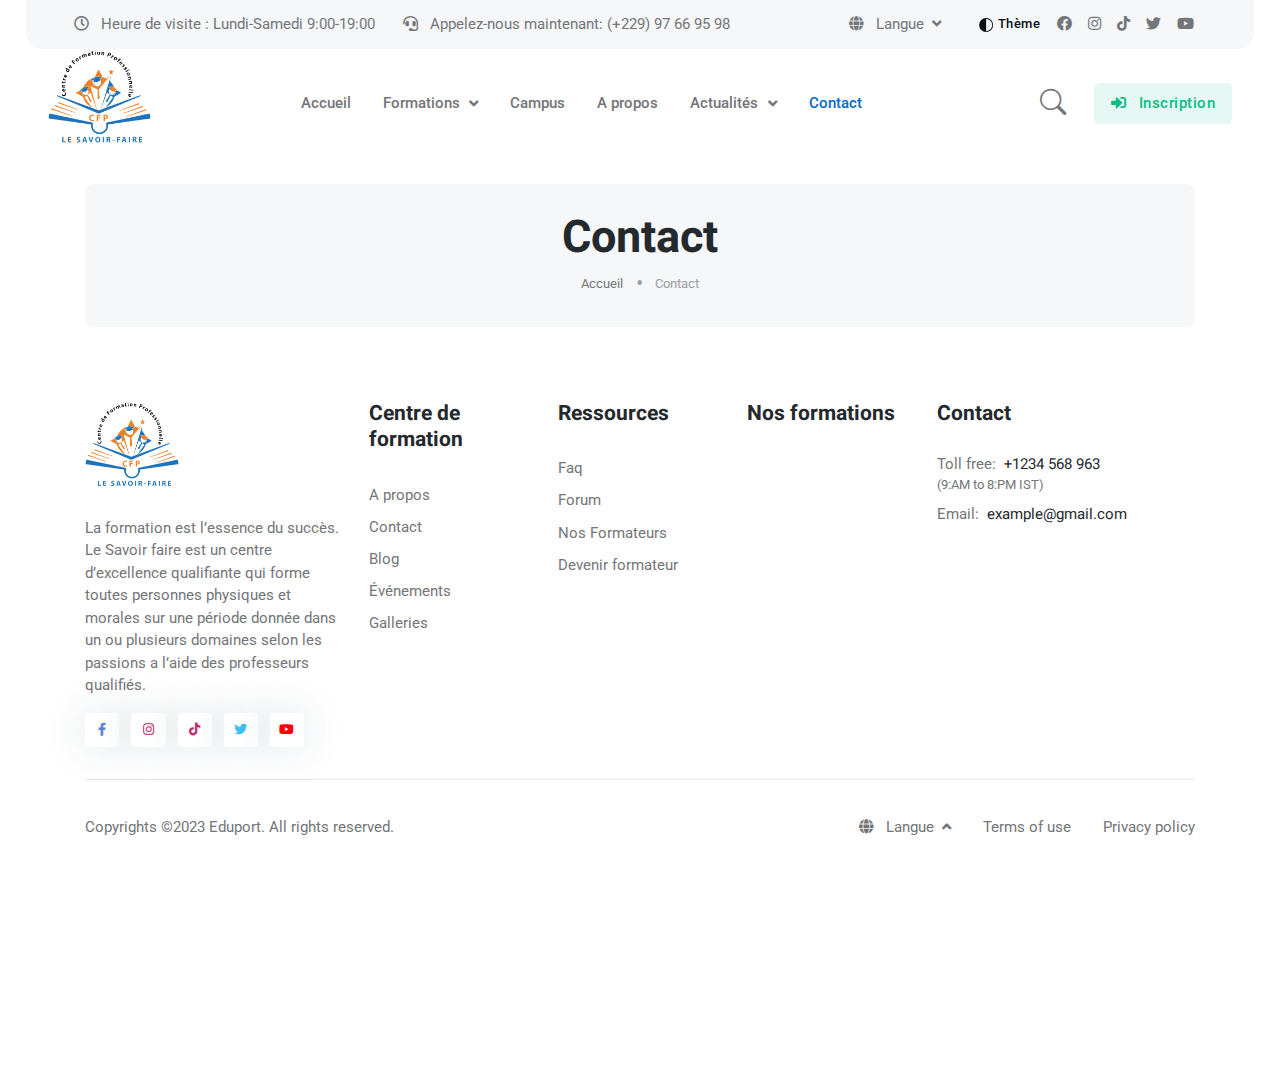
<file: contact.html>
<!DOCTYPE html>
<html lang="fr">
<head>
    <title>Contact | Centre de formation professionnel LE SAVOIR-FAIRE</title>

    <!-- Meta Tags -->
    <meta charset="utf-8">
    <meta content="width=device-width, initial-scale=1, shrink-to-fit=no" name="viewport">
    <meta content="Iso-Doss" name="author">
    <meta content="Centre de formation professionnel LE SAVOIR-FAIRE" name="description">

    <!-- Dark mode -->
    <script>
        const storedTheme = localStorage.getItem('theme')

        const getPreferredTheme = () => {
            if (storedTheme) {
                return storedTheme
            }
            return window.matchMedia('(prefers-color-scheme: dark)').matches ? 'dark' : 'light'
        }

        const setTheme = function (theme) {
            if (theme === 'auto' && window.matchMedia('(prefers-color-scheme: dark)').matches) {
                document.documentElement.setAttribute('data-bs-theme', 'dark')
            } else {
                document.documentElement.setAttribute('data-bs-theme', theme)
            }
        }

        setTheme(getPreferredTheme())

        window.addEventListener('DOMContentLoaded', () => {
            var el = document.querySelector('.theme-icon-active');
            if (el != 'undefined' && el != null) {
                const showActiveTheme = theme => {
                    const activeThemeIcon = document.querySelector('.theme-icon-active use')
                    const btnToActive = document.querySelector(`[data-bs-theme-value="${theme}"]`)
                    const svgOfActiveBtn = btnToActive.querySelector('.mode-switch use').getAttribute('href')

                    document.querySelectorAll('[data-bs-theme-value]').forEach(element => {
                        element.classList.remove('active')
                    })

                    btnToActive.classList.add('active')
                    activeThemeIcon.setAttribute('href', svgOfActiveBtn)
                }

                window.matchMedia('(prefers-color-scheme: dark)').addEventListener('change', () => {
                    if (storedTheme !== 'light' || storedTheme !== 'dark') {
                        setTheme(getPreferredTheme())
                    }
                })

                showActiveTheme(getPreferredTheme())

                document.querySelectorAll('[data-bs-theme-value]')
                    .forEach(toggle => {
                        toggle.addEventListener('click', () => {
                            const theme = toggle.getAttribute('data-bs-theme-value')
                            localStorage.setItem('theme', theme)
                            setTheme(theme)
                            showActiveTheme(theme)
                        })
                    })

            }
        })

    </script>

    <!-- Favicon -->
    <link href="assets/images/cfp-logo.png" rel="shortcut icon">

    <!-- Google Font -->
    <link href="https://fonts.googleapis.com" rel="preconnect">
    <link crossorigin href="https://fonts.gstatic.com" rel="preconnect">
    <link href="https://fonts.googleapis.com/css2?family=Heebo:wght@400;500;700&family=Roboto:wght@400;500;700&display=swap"
          rel="stylesheet">

    <!-- Plugins CSS -->
    <link href="assets/vendor/font-awesome/css/all.min.css" rel="stylesheet" type="text/css">
    <link href="assets/vendor/bootstrap-icons/bootstrap-icons.css" rel="stylesheet" type="text/css">
    <link href="assets/vendor/tiny-slider/tiny-slider.css" rel="stylesheet" type="text/css">
    <link href="assets/vendor/glightbox/css/glightbox.css" rel="stylesheet" type="text/css">

    <!-- Theme CSS -->
    <link href="assets/css/style.css" rel="stylesheet" type="text/css">

</head>

<body>

<!-- Top header START -->
<div class="navbar-top navbar-dark bg-light d-none d-xl-block py-2 mx-2 mx-md-4 rounded-bottom-4">
    <!--<div class="container">-->
    <div class="container-fluid px-3 px-xl-5">
        <div class="d-lg-flex justify-content-lg-between align-items-center">
            <!-- Navbar top Left-->

            <!-- Top info -->
            <ul class="nav align-items-center justify-content-center">
                <li class="nav-item me-3" data-bs-animation="false" data-bs-original-title="Nous sommes fermé les Dimanches" data-bs-placement="bottom"
                    data-bs-toggle="tooltip">
                    <span>
                        <i class="far fa-clock me-2"></i>
                        Heure de visite : Lundi-Samedi 9:00-19:00
                    </span>
                </li>
                <li class="nav-item">
                    <a class="nav-link" href="tel:+22997669598">
                        <i class="fas fa-headset me-2"></i>
                        Appelez-nous maintenant: (+229) 97 66 95 98
                    </a>
                </li>
            </ul>

            <!-- Navbar top Right-->
            <div class="nav d-flex align-items-center justify-content-center">
                <!-- Language -->
                <div class="dropdown me-3">
                    <a aria-expanded="false" aria-haspopup="true" class="nav-link dropdown-toggle" data-bs-toggle="dropdown"
                       href="#" id="dropdownLanguage">
                        <i class="fas fa-globe me-2"></i>
                        Langue
                    </a>
                    <div aria-labelledby="dropdownLanguage" class="dropdown-menu mt-2 min-w-auto shadow">
                        <a class="dropdown-item me-4" href="#">
                            <img alt="" class="fa-fw me-2" src="assets/images/flags/fr.svg">
                            Français
                        </a>
                        <a class="dropdown-item me-4" href="#">
                            <img alt="" class="fa-fw me-2" src="assets/images/flags/uk.svg">
                            English
                        </a>
                    </div>
                </div>

                <div class="dropdown">
                    <button aria-expanded="false" class="btn btn-light btn-sm lh-1 p-2 mb-0" data-bs-display="static" data-bs-toggle="dropdown"
                            id="bd-theme" type="button">
                        <svg class="bi bi-circle-half fa-fw theme-icon-active" fill="currentColor" height="14" viewBox="0 0 16 16"
                             width="14" xmlns="http://www.w3.org/2000/svg">
                            <path d="M8 15A7 7 0 1 0 8 1v14zm0 1A8 8 0 1 1 8 0a8 8 0 0 1 0 16z"/>
                            <use href="#"></use>
                        </svg>
                        Thème
                    </button>

                    <ul aria-labelledby="bd-theme" class="dropdown-menu min-w-auto dropdown-menu-end">
                        <li class="mb-1">
                            <button class="dropdown-item d-flex align-items-center" data-bs-theme-value="light"
                                    type="button">
                                <svg class="bi bi-brightness-high-fill fa-fw mode-switch me-1" fill="currentColor" height="16"
                                     viewBox="0 0 16 16" width="16">
                                    <path d="M12 8a4 4 0 1 1-8 0 4 4 0 0 1 8 0zM8 0a.5.5 0 0 1 .5.5v2a.5.5 0 0 1-1 0v-2A.5.5 0 0 1 8 0zm0 13a.5.5 0 0 1 .5.5v2a.5.5 0 0 1-1 0v-2A.5.5 0 0 1 8 13zm8-5a.5.5 0 0 1-.5.5h-2a.5.5 0 0 1 0-1h2a.5.5 0 0 1 .5.5zM3 8a.5.5 0 0 1-.5.5h-2a.5.5 0 0 1 0-1h2A.5.5 0 0 1 3 8zm10.657-5.657a.5.5 0 0 1 0 .707l-1.414 1.415a.5.5 0 1 1-.707-.708l1.414-1.414a.5.5 0 0 1 .707 0zm-9.193 9.193a.5.5 0 0 1 0 .707L3.05 13.657a.5.5 0 0 1-.707-.707l1.414-1.414a.5.5 0 0 1 .707 0zm9.193 2.121a.5.5 0 0 1-.707 0l-1.414-1.414a.5.5 0 0 1 .707-.707l1.414 1.414a.5.5 0 0 1 0 .707zM4.464 4.465a.5.5 0 0 1-.707 0L2.343 3.05a.5.5 0 1 1 .707-.707l1.414 1.414a.5.5 0 0 1 0 .708z"/>
                                    <use href="#"></use>
                                </svg>
                                Claire
                            </button>
                        </li>
                        <li class="mb-1">
                            <button class="dropdown-item d-flex align-items-center" data-bs-theme-value="dark"
                                    type="button">
                                <svg class="bi bi-moon-stars-fill fa-fw mode-switch me-1" fill="currentColor" height="16" viewBox="0 0 16 16"
                                     width="16" xmlns="http://www.w3.org/2000/svg">
                                    <path d="M6 .278a.768.768 0 0 1 .08.858 7.208 7.208 0 0 0-.878 3.46c0 4.021 3.278 7.277 7.318 7.277.527 0 1.04-.055 1.533-.16a.787.787 0 0 1 .81.316.733.733 0 0 1-.031.893A8.349 8.349 0 0 1 8.344 16C3.734 16 0 12.286 0 7.71 0 4.266 2.114 1.312 5.124.06A.752.752 0 0 1 6 .278z"/>
                                    <path d="M10.794 3.148a.217.217 0 0 1 .412 0l.387 1.162c.173.518.579.924 1.097 1.097l1.162.387a.217.217 0 0 1 0 .412l-1.162.387a1.734 1.734 0 0 0-1.097 1.097l-.387 1.162a.217.217 0 0 1-.412 0l-.387-1.162A1.734 1.734 0 0 0 9.31 6.593l-1.162-.387a.217.217 0 0 1 0-.412l1.162-.387a1.734 1.734 0 0 0 1.097-1.097l.387-1.162zM13.863.099a.145.145 0 0 1 .274 0l.258.774c.115.346.386.617.732.732l.774.258a.145.145 0 0 1 0 .274l-.774.258a1.156 1.156 0 0 0-.732.732l-.258.774a.145.145 0 0 1-.274 0l-.258-.774a1.156 1.156 0 0 0-.732-.732l-.774-.258a.145.145 0 0 1 0-.274l.774-.258c.346-.115.617-.386.732-.732L13.863.1z"/>
                                    <use href="#"></use>
                                </svg>
                                Sombre
                            </button>
                        </li>
                        <li>
                            <button class="dropdown-item d-flex align-items-center active" data-bs-theme-value="auto"
                                    type="button">
                                <svg class="bi bi-circle-half fa-fw mode-switch me-1" fill="currentColor" height="16" viewBox="0 0 16 16"
                                     width="16" xmlns="http://www.w3.org/2000/svg">
                                    <path d="M8 15A7 7 0 1 0 8 1v14zm0 1A8 8 0 1 1 8 0a8 8 0 0 1 0 16z"/>
                                    <use href="#"></use>
                                </svg>
                                Auto
                            </button>
                        </li>
                    </ul>
                </div>

                <!-- Top social -->
                <ul class="list-unstyled d-flex mb-0">
                    <li>
                        <a class="px-2 nav-link" href="#">
                            <i class="fab fa-facebook"></i>
                        </a>
                    </li>
                    <li>
                        <a class="px-2 nav-link" href="#">
                            <i class="fab fa-instagram"></i>
                        </a>
                    </li>
                    <li>
                        <a class="px-2 nav-link" href="#">
                            <i class="fab fa-tiktok"></i>
                        </a>
                    </li>
                    <li>
                        <a class="px-2 nav-link" href="#">
                            <i class="fab fa-twitter"></i>
                        </a>
                    </li>
                    <li>
                        <a class="ps-2 nav-link" href="#">
                            <i class="fab fa-youtube"></i>
                        </a>
                    </li>
                </ul>
            </div>
        </div>
    </div>
</div>
<!-- Top header END -->

<!-- Header START -->
<header class="navbar-light header-static navbar-sticky">
    <!-- Logo Nav START -->
    <nav class="navbar navbar-expand-xl">
        <div class="container-fluid px-3 px-xl-5">
            <!-- Logo START -->
            <a class="navbar-brand me-0" href="index.html">
                <img alt="logo" class="light-mode-item navbar-brand-item" src="assets/images/cfp-logo.png">
                <img alt="logo" class="dark-mode-item navbar-brand-item" src="assets/images/cfp-logo.png">
            </a>
            <!-- Logo END -->

            <!-- Responsive navbar toggler -->
            <button aria-controls="navbarCollapse" aria-expanded="false" aria-label="Toggle navigation"
                    class="navbar-toggler ms-auto" data-bs-target="#navbarCollapse" data-bs-toggle="collapse"
                    type="button">
				<span class="navbar-toggler-animation">
					<span></span>
					<span></span>
					<span></span>
				</span>
            </button>

            <!-- Main navbar START -->
            <div class="navbar-collapse collapse" id="navbarCollapse">

                <!-- Nav Search END -->
                <ul class="navbar-nav navbar-nav-scroll mx-auto">
                    <li class="nav-item">
                        <a class="nav-link" href="index.html">
                            Accueil
                        </a>
                    </li>

                    <li class="nav-item dropdown dropdown-fullwidth">
                        <a aria-expanded="false" aria-haspopup="true" class="nav-link dropdown-toggle"
                           data-bs-toggle="dropdown" href="formations.html">
                            Formations
                        </a>

                        <div class="dropdown-menu dropdown-menu-end" data-bs-popper="none">
                            <div class="row p-4 g-4">

                                <div class="col-xl-12 col-xxl-12">

                                    <!-- Badge and icon -->
                                    <div class="d-flex justify-content-between mb-3">
                                        <div class="hstack gap-2">
                                            <h6 class="mb-0">Nos formations diplômantes</h6>
                                        </div>
                                        <a class="h6 text-primary fw-light mb-0" href="formations.html">
                                            Voir tous
                                        </a>
                                    </div>
                                    <hr>
                                </div>
                                <!-- Dropdown column item -->
                                <div class="col-xl-6 col-xxl-4">
                                    <ul class="list-unstyled">
                                        <li>
                                            <a class="dropdown-item" href="#">
                                                Transit international
                                            </a>
                                        </li>
                                        <li>
                                            <a class="dropdown-item" href="#">
                                                Billetterie
                                            </a>
                                        </li>
                                        <li>
                                            <a class="dropdown-item" href="#">
                                                Haute couture
                                            </a>
                                        </li>
                                        <li>
                                            <a class="dropdown-item" href="#">
                                                Haute couture
                                            </a>
                                        </li>
                                        <li>
                                            <a class="dropdown-item" href="#">
                                                Audiovisuel
                                            </a>
                                        </li>
                                        <li>
                                            <a class="dropdown-item" href="#">
                                                Auxiliaire de banque
                                            </a>
                                        </li>
                                        <li>
                                            <a class="dropdown-item" href="#">
                                                Secrétariat
                                            </a>
                                        </li>
                                        <li>
                                            <a class="dropdown-item" href="#">
                                                Informatique d'entreprise
                                            </a>
                                        </li>
                                        <li>
                                            <a class="dropdown-item" href="#">
                                                Création de site internet et de Marketing Digital
                                            </a>
                                        </li>
                                        <li>
                                            <a class="dropdown-item" href="#">
                                                Création de site internet, développement Web et Mobile
                                            </a>
                                        </li>
                                        <li>
                                            <a class="dropdown-item" href="#">
                                                Génie informatique
                                            </a>
                                        </li>
                                    </ul>
                                </div>

                                <!-- Dropdown column item -->
                                <div class="col-xl-6 col-xxl-4">
                                    <ul class="list-unstyled">
                                        <li>
                                            <a class="dropdown-item" href="#">
                                                Délégué médical
                                            </a>
                                        </li>
                                        <li>
                                            <a class="dropdown-item" href="#">
                                                Technicien de vente en pharmacie
                                            </a>
                                        </li>
                                        <li>
                                            <a class="dropdown-item" href="#">
                                                Hôtellerie et Restauration - Option formation professionnel
                                            </a>
                                        </li>
                                        <li>
                                            <a class="dropdown-item" href="#">
                                                Hôtellerie et Restauration - Option CAP
                                            </a>
                                        </li>
                                        <li>
                                            <a class="dropdown-item" href="#">
                                                Décoration
                                            </a>
                                        </li>
                                        <li>
                                            <a class="dropdown-item" href="#">
                                                Pâtisserie
                                            </a>
                                        </li>
                                        <li>
                                            <a class="dropdown-item" href="#">
                                                Décoration + Cuisine
                                            </a>
                                        </li>
                                        <li>
                                            <a class="dropdown-item" href="#">
                                                Pâtisserie + Cuisine
                                            </a>
                                        </li>
                                        <li>
                                            <a class="dropdown-item" href="#">
                                                Cuisine Théorie + Pratique
                                            </a>
                                        </li>
                                        <li>
                                            <a class="dropdown-item" href="#">
                                                Cuisine Pratique
                                            </a>
                                        </li>
                                        <li>
                                            <a class="dropdown-item" href="#">
                                                Sérigraphie & Graphisme
                                            </a>
                                        </li>
                                    </ul>
                                </div>

                                <!-- Dropdown column item -->
                                <div class="col-xl-6 col-xxl-4">
                                    <ul class="list-unstyled">
                                        <li>
                                            <a class="dropdown-item" href="#">
                                                Menuiserie aluminium
                                            </a>
                                        </li>
                                        <li>
                                            <a class="dropdown-item" href="#">
                                                Conduite des machines de manutention et de BTP - Option Cariste (Chariot
                                                élévateur)
                                            </a>
                                        </li>
                                        <li>
                                            <a class="dropdown-item" href="#">
                                                Conduite des machines de manutention et de BTP - Option choix d'un engin
                                            </a>
                                        </li>
                                        <li>
                                            <a class="dropdown-item" href="#">
                                                Conduite des machines de manutention et de BTP - Option tous engins
                                            </a>
                                        </li>
                                        <li>
                                            <a class="dropdown-item" href="#">
                                                Électricité bâtiment / Industrielle - Froid et climatisation - Énergie
                                                renouvelable
                                            </a>
                                        </li>
                                        <li>
                                            <a class="dropdown-item" href="#">
                                                Coiffure - Option Coupe homme
                                            </a>
                                        </li>
                                        <li>
                                            <a class="dropdown-item" href="#">
                                                Coiffure - Option Coupe femme
                                            </a>
                                        </li>
                                        <li>
                                            <a class="dropdown-item" href="#">
                                                Coiffure - Option Coupe homme + femme
                                            </a>
                                        </li>
                                        <li>
                                            <a class="dropdown-item" href="#">
                                                Esthétique
                                            </a>
                                        </li>
                                        <li>
                                            <a class="dropdown-item" href="#">
                                                Esthétique & Coiffure
                                            </a>
                                        </li>
                                    </ul>
                                </div>
                            </div>
                        </div>
                    </li>

                    <li class="nav-item">
                        <a class="nav-link" href="camps.html">
                            Campus
                        </a>
                    </li>

                    <li class="nav-item">
                        <a class="nav-link" href="a-propos.html">
                            A propos
                        </a>
                    </li>

                    <li class="nav-item dropdown">
                        <a aria-expanded="false" aria-haspopup="true" class="nav-link dropdown-toggle" data-bs-toggle="dropdown"
                           href="#" id="demoMenu">
                            Actualités
                        </a>
                        <ul aria-labelledby="demoMenu" class="dropdown-menu">
                            <li>
                                <a class="dropdown-item" href="blog.html">
                                    Blog
                                </a>
                            </li>
                            <li>
                                <a class="dropdown-item" href="forum.html">
                                    Forum
                                </a>
                            </li>
                            <li>
                                <a class="dropdown-item" href="galleries.html">
                                    Galleries
                                </a>
                            </li>
                            <li>
                                <a class="dropdown-item" href="evenements.html">
                                    Évènements
                                </a>
                            </li>
                        </ul>
                    </li>

                    <li class="nav-item">
                        <a class="nav-link active" href="contact.html">
                            Contact
                        </a>
                    </li>

                </ul>

            </div>
            <!-- Main navbar END -->

            <!-- Nav Search START -->
            <div class="nav nav-item dropdown nav-search px-1 px-lg-3">
                <a aria-expanded="true" class="nav-link" data-bs-auto-close="outside" data-bs-display="static" data-bs-toggle="dropdown" href="#"
                   id="navSearch" role="button">
                    <i class="bi bi-search fs-4"> </i>
                </a>
                <div aria-labelledby="navSearch" class="dropdown-menu dropdown-menu-end shadow rounded p-2"
                     data-bs-popper="none">
                    <form class="input-group">
                        <input aria-label="Recherche" class="form-control border-primary" placeholder="Recherche..."
                               type="search">
                        <button class="btn btn-primary m-0" type="submit">Recherche</button>
                    </form>

                    <!-- Recent search -->
                    <ul class="list-group list-group-borderless p-2 small">
                        <li class="list-group-item d-flex justify-content-between align-items-center">
                            <span class="fw-bold">Recherches récentes : </span>
                            <button class="btn btn-sm btn-link mb-0 px-0">Tout effacer</button>
                        </li>
                        <li class="list-group-item text-primary-hover text-truncate">
                            <a class="text-body" href="#">
                                <i class="far fa-clock me-1"></i>
                                Cours de marketing numérique pour débutants
                            </a>
                        </li>
                        <li class="list-group-item text-primary-hover text-truncate">
                            <a class="text-body" href="#">
                                <i class="far fa-clock me-1"></i>
                                Cycle de vie du client
                            </a>
                        </li>
                        <li class="list-group-item text-primary-hover text-truncate">
                            <a class="text-body" href="#">
                                <i class="far fa-clock me-1"></i>
                                Qu'est-ce que la recherche ?
                            </a>
                        </li>
                        <li class="list-group-item text-primary-hover text-truncate">
                            <a class="text-body" href="#">
                                <i class="far fa-clock me-1"></i>
                                Facebook ADS
                            </a>
                        </li>
                    </ul>
                </div>
            </div>
            <!-- Nav Search END -->

            <!-- Inscription button  -->
            <div class="navbar-nav d-none d-lg-inline-block">
                <a class="btn btn-success-soft mb-0" href="inscription.html">
                    <i class="fas fa-sign-in-alt me-2"></i>
                    Inscription
                </a>
            </div>
        </div>
    </nav>
    <!-- Logo Nav END -->
</header>
<!-- Header END -->

<!-- **************** MAIN CONTENT START **************** -->
<main>

    <!-- =======================
    Page Banner START -->
    <section class="py-4">
        <div class="container">
            <div class="row">
                <div class="col-12">
                    <div class="bg-light p-4 text-center rounded-3">
                        <h1 class="m-0">Contact</h1>
                        <!-- Breadcrumb -->
                        <div class="d-flex justify-content-center">
                            <nav aria-label="breadcrumb">
                                <ol class="breadcrumb breadcrumb-dots mb-0">
                                    <li class="breadcrumb-item"><a href="#">Accueil</a></li>
                                    <li aria-current="page" class="breadcrumb-item active">Contact</li>
                                </ol>
                            </nav>
                        </div>
                    </div>
                </div>
            </div>
        </div>
    </section>
    <!-- =======================
    Page Banner END -->

</main>
<!-- **************** MAIN CONTENT END **************** -->

<!-- =======================
Footer START -->
<footer class="pt-5">
    <div class="container">
        <!-- Row START -->
        <div class="row g-4">

            <!-- Widget 1 START -->
            <div class="col-lg-3">
                <!-- logo -->
                <a class="me-0" href="/">
                    <img alt="logo" class="light-mode-item h-100px" src="assets/images/cfp-logo.png">
                    <img alt="logo" class="dark-mode-item h-100px" src="assets/images/cfp-logo.png">
                </a>
                <p class="my-3">
                    La formation est l’essence du succès. Le Savoir faire est un centre d’excellence qualifiante qui
                    forme toutes personnes physiques et morales sur une période donnée dans un ou plusieurs domaines
                    selon les passions a l’aide des professeurs qualifiés.
                </p>
                <!-- Social media icon -->
                <ul class="list-inline mb-0 mt-3">
                    <li class="list-inline-item">
                        <a class="btn btn-white btn-sm shadow px-2 text-facebook" href="#">
                            <i class="fab fa-fw fa-facebook-f"></i>
                        </a>
                    </li>

                    <li class="list-inline-item">
                        <a class="btn btn-white btn-sm shadow px-2 text-instagram" href="#">
                            <i class="fab fa-fw fa-instagram"></i>
                        </a>
                    </li>

                    <li class="list-inline-item">
                        <a class="btn btn-white btn-sm shadow px-2 text-instagram" href="#">
                            <i class="fab fa-fw fa-tiktok"></i>
                        </a>
                    </li>

                    <li class="list-inline-item">
                        <a class="btn btn-white btn-sm shadow px-2 text-twitter" href="#">
                            <i class="fab fa-fw fa-twitter"></i>
                        </a>
                    </li>

                    <li class="list-inline-item">
                        <a class="btn btn-white btn-sm shadow px-2 text-youtube" href="#">
                            <i class="fab fa-fw fa-youtube"></i>
                        </a>
                    </li>
                </ul>
            </div>
            <!-- Widget 1 END -->

            <!-- Widget 2 START -->
            <div class="col-lg-6">
                <div class="row g-4">
                    <!-- Link block -->
                    <div class="col-6 col-md-4 mt-4">
                        <h5 class="mb-2 mb-md-4">Centre de formation</h5>
                        <ul class="nav flex-column">
                            <li class="nav-item"><a class="nav-link" href="#">A propos</a></li>
                            <li class="nav-item"><a class="nav-link" href="#">Contact</a></li>
                            <li class="nav-item"><a class="nav-link" href="#">Blog</a></li>
                            <li class="nav-item"><a class="nav-link" href="#">Événements</a></li>
                            <li class="nav-item"><a class="nav-link" href="#">Galleries</a></li>
                        </ul>
                    </div>

                    <!-- Link block -->
                    <div class="col-6 col-md-4 mt-4">
                        <h5 class="mb-2 mb-md-4">Ressources</h5>
                        <ul class="nav flex-column">
                            <li class="nav-item"><a class="nav-link" href="#">Faq</a></li>
                            <li class="nav-item"><a class="nav-link" href="#">Forum</a></li>
                            <li class="nav-item"><a class="nav-link" href="#">Nos Formateurs</a></li>
                            <li class="nav-item"><a class="nav-link" href="#">Devenir formateur</a></li>
                        </ul>
                    </div>

                    <!-- Link block -->
                    <div class="col-6 col-md-4 mt-4">
                        <h5 class="mb-2 mb-md-4">Nos formations</h5>
                        <ul class="nav flex-column">
                            <li class="nav-item"><a class="nav-link" href="#"></a></li>
                            <li class="nav-item"><a class="nav-link" href="#"></a></li>
                            <li class="nav-item"><a class="nav-link" href="#"></a></li>
                            <li class="nav-item"><a class="nav-link" href="#"></a></li>
                            <li class="nav-item"><a class="nav-link" href="#"></a></li>
                        </ul>
                    </div>
                </div>
            </div>
            <!-- Widget 2 END -->

            <!-- Widget 3 START -->
            <div class="col-lg-3 mt-4">
                <h5 class="mb-2 mb-md-4">Contact</h5>
                <!-- Time -->
                <p class="mb-2">
                    Toll free:<span class="h6 fw-light ms-2">+1234 568 963</span>
                    <span class="d-block small">(9:AM to 8:PM IST)</span>
                </p>

                <p class="mb-0">Email:<span class="h6 fw-light ms-2">example@gmail.com</span></p>
            </div>
            <!-- Widget 3 END -->
        </div><!-- Row END -->

        <!-- Divider -->
        <hr class="mt-4 mb-0">

        <!-- Bottom footer -->
        <div class="py-3">
            <div class="container px-0">
                <div class="d-lg-flex justify-content-between align-items-center py-3 text-center text-md-left">
                    <!-- copyright text -->
                    <div class="text-primary-hover"> Copyrights <a class="text-body" href="#">©2023 Eduport</a>. All
                        rights reserved.
                    </div>
                    <!-- copyright links-->
                    <div class="justify-content-center mt-3 mt-lg-0">
                        <ul class="nav list-inline justify-content-center mb-0">
                            <li class="list-inline-item">
                                <!-- Language selector -->
                                <div class="dropup mt-0 text-center text-sm-end">
                                    <a aria-expanded="false" class="dropdown-toggle nav-link" data-bs-toggle="dropdown" href="#"
                                       id="languageSwitcher" role="button">
                                        <i class="fas fa-globe me-2"></i>
                                        Langue
                                    </a>
                                    <ul aria-labelledby="languageSwitcher" class="dropdown-menu min-w-auto">
                                        <li>
                                            <a class="dropdown-item me-4" href="#">
                                                <img alt="" class="fa-fw me-2" src="assets/images/flags/sp.svg">
                                                French
                                            </a>
                                        </li>
                                        <li>
                                            <a class="dropdown-item me-4" href="#">
                                                <img alt="" class="fa-fw me-2" src="assets/images/flags/uk.svg">
                                                English
                                            </a>
                                        </li>
                                    </ul>
                                </div>
                            </li>
                            <li class="list-inline-item"><a class="nav-link" href="#">Terms of use</a></li>
                            <li class="list-inline-item"><a class="nav-link pe-0" href="#">Privacy policy</a></li>
                        </ul>
                    </div>
                </div>
            </div>
        </div>
    </div>
</footer>
<!-- =======================
Footer END -->

<!--&lt;!&ndash; Cookie alert box START &ndash;&gt;-->
<!--<div class="alert alert-light fade show position-fixed start-0 bottom-0 z-index-99 rounded-3 shadow p-4 ms-3 mb-3 col-10 col-md-4 col-lg-3 col-xxl-2"-->
<!--     role="alert">-->
<!--    <div class="text-dark text-center">-->
<!--        &lt;!&ndash; Image &ndash;&gt;-->
<!--        <img src="assets/images/element/27.svg" class="h-50px mb-3" alt="cookie">-->
<!--        &lt;!&ndash; Content &ndash;&gt;-->
<!--        <p class="mb-0">-->
<!--            Ce site web stocke des cookies sur votre ordinateur. Pour en savoir plus sur les cookies que nous utilisons,-->
<!--            consultez notre site Web.-->
<!--            <a class="text-dark" href="#">-->
<!--                <u> Politique de confidentialité</u>-->
<!--            </a>-->
<!--        </p>-->
<!--        &lt;!&ndash; Buttons &ndash;&gt;-->
<!--        <div class="mt-3">-->
<!--            <button type="button" class="btn btn-success-soft btn-sm mb-0" data-bs-dismiss="alert" aria-label="Close">-->
<!--                <span aria-hidden="true">Accepter</span>-->
<!--            </button>-->
<!--            <button type="button" class="btn btn-danger-soft btn-sm mb-0" data-bs-dismiss="alert" aria-label="Close">-->
<!--                <span aria-hidden="true">Décliner</span>-->
<!--            </button>-->
<!--        </div>-->
<!--    </div>-->
<!--</div>-->
<!--&lt;!&ndash; Cookie alert box END &ndash;&gt;-->

<!--&lt;!&ndash; Admission alert box START &ndash;&gt;-->
<!--<div class="alert alert-light alert-dismissible fade show position-fixed bottom-0 start-50 translate-middle-x z-index-99 d-lg-flex justify-content-between align-items-center shadow p-4 col-9 col-md-7 col-xxl-5"-->
<!--     role="alert">-->
<!--    <div>-->
<!--        <h4 class="text-dark">Les inscriptions sont ouvertes !</h4>-->
<!--        <p class="m-0 pe-3">-->
<!--            Nous sommes impatients de vous accueillir et de travailler vous et de faire la différence dans leur-->
<!--            carrière. Vous formez pour les métiers de d'aujourd'hui et de demain, c'est ce que nous avons toujours voulu-->
<!--            être.-->
<!--        </p>-->
<!--    </div>-->
<!--    <div class="d-flex mt-3 mt-lg-0">-->
<!--        <a href="inscription.html" class="btn btn-success btn-sm mb-0 me-2" data-bs-dismiss="alert" aria-label="Close">-->
<!--            <span aria-hidden="true">Inscription</span>-->
<!--        </a>-->
<!--        <div class="position-absolute end-0 top-0 mt-n3 me-n3">-->
<!--            <button type="button" class="btn btn-danger btn-round btn-sm mb-0" data-bs-dismiss="alert"-->
<!--                    aria-label="Close">-->
<!--                <span aria-hidden="true">-->
<!--                    <i class="bi bi-x-lg"></i>-->
<!--                </span>-->
<!--            </button>-->
<!--        </div>-->
<!--    </div>-->
<!--</div>-->
<!--&lt;!&ndash; Admission alert box END &ndash;&gt;-->

<!-- Back to top -->
<div class="back-top"><i class="bi bi-arrow-up-short position-absolute top-50 start-50 translate-middle"></i></div>

<!-- Bootstrap JS -->
<script src="assets/vendor/bootstrap/dist/js/bootstrap.bundle.min.js"></script>

<!-- Vendors -->
<script src="assets/vendor/tiny-slider/tiny-slider.js"></script>
<script src="assets/vendor/glightbox/js/glightbox.js"></script>
<script src="assets/vendor/purecounterjs/dist/purecounter_vanilla.js"></script>

<!-- Template Functions -->
<script src="assets/js/functions.js"></script>

</body>
</file>
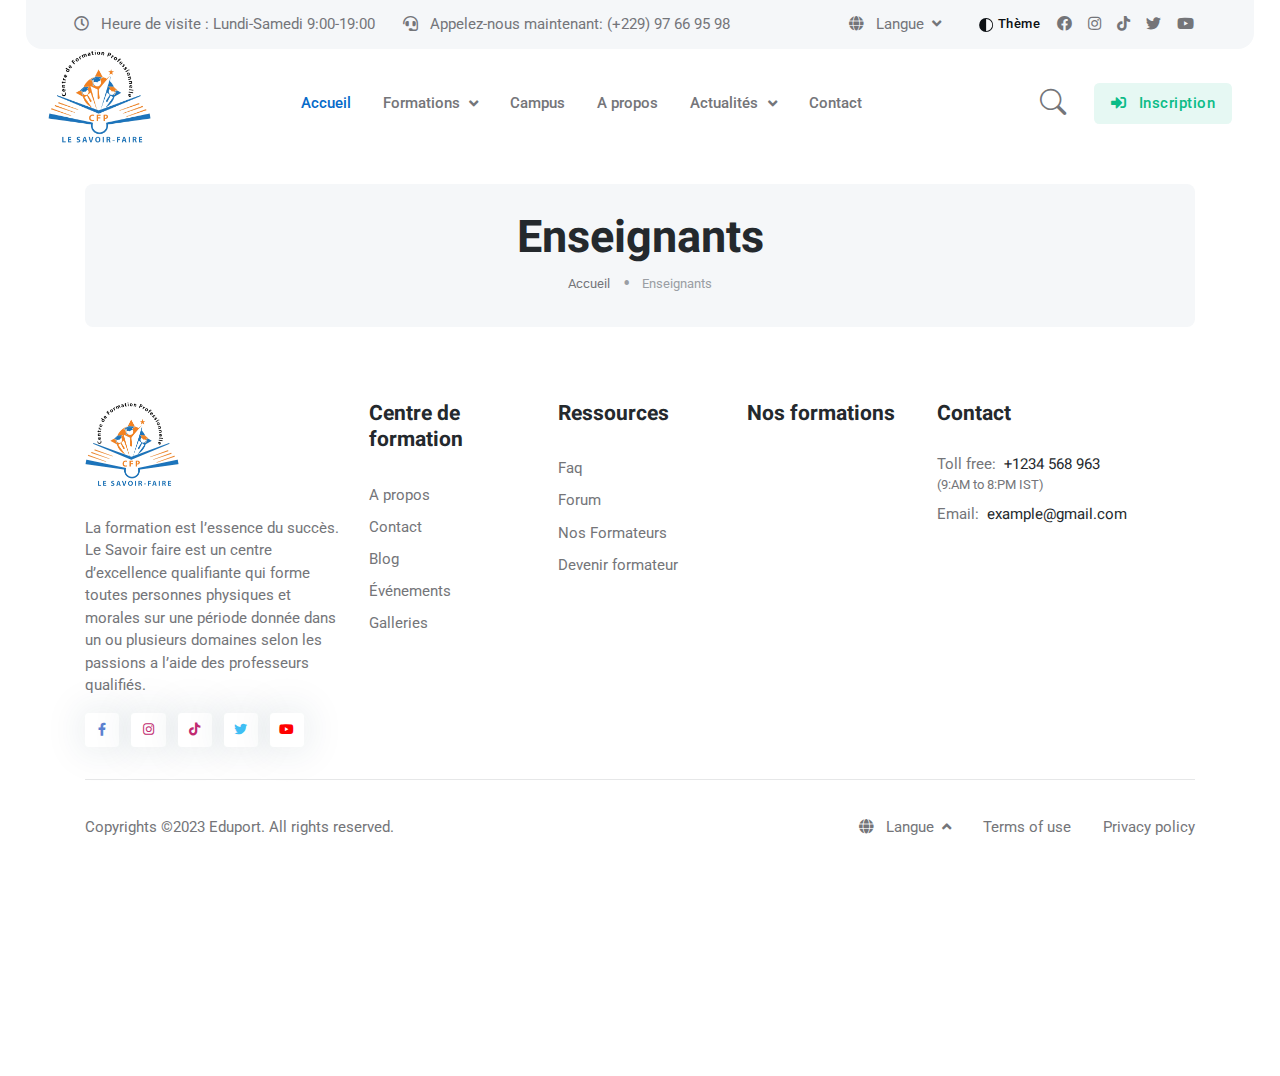
<file: enseignants.html>
<!DOCTYPE html>
<html lang="fr">
<head>
    <title>Enseignants | Centre de formation professionnel LE SAVOIR-FAIRE</title>

    <!-- Meta Tags -->
    <meta charset="utf-8">
    <meta content="width=device-width, initial-scale=1, shrink-to-fit=no" name="viewport">
    <meta content="Iso-Doss" name="author">
    <meta content="Centre de formation professionnel LE SAVOIR-FAIRE" name="description">

    <!-- Dark mode -->
    <script>
        const storedTheme = localStorage.getItem('theme')

        const getPreferredTheme = () => {
            if (storedTheme) {
                return storedTheme
            }
            return window.matchMedia('(prefers-color-scheme: dark)').matches ? 'dark' : 'light'
        }

        const setTheme = function (theme) {
            if (theme === 'auto' && window.matchMedia('(prefers-color-scheme: dark)').matches) {
                document.documentElement.setAttribute('data-bs-theme', 'dark')
            } else {
                document.documentElement.setAttribute('data-bs-theme', theme)
            }
        }

        setTheme(getPreferredTheme())

        window.addEventListener('DOMContentLoaded', () => {
            var el = document.querySelector('.theme-icon-active');
            if (el != 'undefined' && el != null) {
                const showActiveTheme = theme => {
                    const activeThemeIcon = document.querySelector('.theme-icon-active use')
                    const btnToActive = document.querySelector(`[data-bs-theme-value="${theme}"]`)
                    const svgOfActiveBtn = btnToActive.querySelector('.mode-switch use').getAttribute('href')

                    document.querySelectorAll('[data-bs-theme-value]').forEach(element => {
                        element.classList.remove('active')
                    })

                    btnToActive.classList.add('active')
                    activeThemeIcon.setAttribute('href', svgOfActiveBtn)
                }

                window.matchMedia('(prefers-color-scheme: dark)').addEventListener('change', () => {
                    if (storedTheme !== 'light' || storedTheme !== 'dark') {
                        setTheme(getPreferredTheme())
                    }
                })

                showActiveTheme(getPreferredTheme())

                document.querySelectorAll('[data-bs-theme-value]')
                    .forEach(toggle => {
                        toggle.addEventListener('click', () => {
                            const theme = toggle.getAttribute('data-bs-theme-value')
                            localStorage.setItem('theme', theme)
                            setTheme(theme)
                            showActiveTheme(theme)
                        })
                    })

            }
        })

    </script>

    <!-- Favicon -->
    <link href="assets/images/cfp-logo.png" rel="shortcut icon">

    <!-- Google Font -->
    <link href="https://fonts.googleapis.com" rel="preconnect">
    <link crossorigin href="https://fonts.gstatic.com" rel="preconnect">
    <link href="https://fonts.googleapis.com/css2?family=Heebo:wght@400;500;700&family=Roboto:wght@400;500;700&display=swap"
          rel="stylesheet">

    <!-- Plugins CSS -->
    <link href="assets/vendor/font-awesome/css/all.min.css" rel="stylesheet" type="text/css">
    <link href="assets/vendor/bootstrap-icons/bootstrap-icons.css" rel="stylesheet" type="text/css">
    <link href="assets/vendor/tiny-slider/tiny-slider.css" rel="stylesheet" type="text/css">
    <link href="assets/vendor/glightbox/css/glightbox.css" rel="stylesheet" type="text/css">

    <!-- Theme CSS -->
    <link href="assets/css/style.css" rel="stylesheet" type="text/css">

</head>

<body>

<!-- Top header START -->
<div class="navbar-top navbar-dark bg-light d-none d-xl-block py-2 mx-2 mx-md-4 rounded-bottom-4">
    <!--<div class="container">-->
    <div class="container-fluid px-3 px-xl-5">
        <div class="d-lg-flex justify-content-lg-between align-items-center">
            <!-- Navbar top Left-->

            <!-- Top info -->
            <ul class="nav align-items-center justify-content-center">
                <li class="nav-item me-3" data-bs-animation="false" data-bs-original-title="Nous sommes fermé les Dimanches" data-bs-placement="bottom"
                    data-bs-toggle="tooltip">
                    <span>
                        <i class="far fa-clock me-2"></i>
                        Heure de visite : Lundi-Samedi 9:00-19:00
                    </span>
                </li>
                <li class="nav-item">
                    <a class="nav-link" href="tel:+22997669598">
                        <i class="fas fa-headset me-2"></i>
                        Appelez-nous maintenant: (+229) 97 66 95 98
                    </a>
                </li>
            </ul>

            <!-- Navbar top Right-->
            <div class="nav d-flex align-items-center justify-content-center">
                <!-- Language -->
                <div class="dropdown me-3">
                    <a aria-expanded="false" aria-haspopup="true" class="nav-link dropdown-toggle" data-bs-toggle="dropdown"
                       href="#" id="dropdownLanguage">
                        <i class="fas fa-globe me-2"></i>
                        Langue
                    </a>
                    <div aria-labelledby="dropdownLanguage" class="dropdown-menu mt-2 min-w-auto shadow">
                        <a class="dropdown-item me-4" href="#">
                            <img alt="" class="fa-fw me-2" src="assets/images/flags/fr.svg">
                            Français
                        </a>
                        <a class="dropdown-item me-4" href="#">
                            <img alt="" class="fa-fw me-2" src="assets/images/flags/uk.svg">
                            English
                        </a>
                    </div>
                </div>

                <div class="dropdown">
                    <button aria-expanded="false" class="btn btn-light btn-sm lh-1 p-2 mb-0" data-bs-display="static" data-bs-toggle="dropdown"
                            id="bd-theme" type="button">
                        <svg class="bi bi-circle-half fa-fw theme-icon-active" fill="currentColor" height="14" viewBox="0 0 16 16"
                             width="14" xmlns="http://www.w3.org/2000/svg">
                            <path d="M8 15A7 7 0 1 0 8 1v14zm0 1A8 8 0 1 1 8 0a8 8 0 0 1 0 16z"/>
                            <use href="#"></use>
                        </svg>
                        Thème
                    </button>

                    <ul aria-labelledby="bd-theme" class="dropdown-menu min-w-auto dropdown-menu-end">
                        <li class="mb-1">
                            <button class="dropdown-item d-flex align-items-center" data-bs-theme-value="light"
                                    type="button">
                                <svg class="bi bi-brightness-high-fill fa-fw mode-switch me-1" fill="currentColor" height="16"
                                     viewBox="0 0 16 16" width="16">
                                    <path d="M12 8a4 4 0 1 1-8 0 4 4 0 0 1 8 0zM8 0a.5.5 0 0 1 .5.5v2a.5.5 0 0 1-1 0v-2A.5.5 0 0 1 8 0zm0 13a.5.5 0 0 1 .5.5v2a.5.5 0 0 1-1 0v-2A.5.5 0 0 1 8 13zm8-5a.5.5 0 0 1-.5.5h-2a.5.5 0 0 1 0-1h2a.5.5 0 0 1 .5.5zM3 8a.5.5 0 0 1-.5.5h-2a.5.5 0 0 1 0-1h2A.5.5 0 0 1 3 8zm10.657-5.657a.5.5 0 0 1 0 .707l-1.414 1.415a.5.5 0 1 1-.707-.708l1.414-1.414a.5.5 0 0 1 .707 0zm-9.193 9.193a.5.5 0 0 1 0 .707L3.05 13.657a.5.5 0 0 1-.707-.707l1.414-1.414a.5.5 0 0 1 .707 0zm9.193 2.121a.5.5 0 0 1-.707 0l-1.414-1.414a.5.5 0 0 1 .707-.707l1.414 1.414a.5.5 0 0 1 0 .707zM4.464 4.465a.5.5 0 0 1-.707 0L2.343 3.05a.5.5 0 1 1 .707-.707l1.414 1.414a.5.5 0 0 1 0 .708z"/>
                                    <use href="#"></use>
                                </svg>
                                Claire
                            </button>
                        </li>
                        <li class="mb-1">
                            <button class="dropdown-item d-flex align-items-center" data-bs-theme-value="dark"
                                    type="button">
                                <svg class="bi bi-moon-stars-fill fa-fw mode-switch me-1" fill="currentColor" height="16" viewBox="0 0 16 16"
                                     width="16" xmlns="http://www.w3.org/2000/svg">
                                    <path d="M6 .278a.768.768 0 0 1 .08.858 7.208 7.208 0 0 0-.878 3.46c0 4.021 3.278 7.277 7.318 7.277.527 0 1.04-.055 1.533-.16a.787.787 0 0 1 .81.316.733.733 0 0 1-.031.893A8.349 8.349 0 0 1 8.344 16C3.734 16 0 12.286 0 7.71 0 4.266 2.114 1.312 5.124.06A.752.752 0 0 1 6 .278z"/>
                                    <path d="M10.794 3.148a.217.217 0 0 1 .412 0l.387 1.162c.173.518.579.924 1.097 1.097l1.162.387a.217.217 0 0 1 0 .412l-1.162.387a1.734 1.734 0 0 0-1.097 1.097l-.387 1.162a.217.217 0 0 1-.412 0l-.387-1.162A1.734 1.734 0 0 0 9.31 6.593l-1.162-.387a.217.217 0 0 1 0-.412l1.162-.387a1.734 1.734 0 0 0 1.097-1.097l.387-1.162zM13.863.099a.145.145 0 0 1 .274 0l.258.774c.115.346.386.617.732.732l.774.258a.145.145 0 0 1 0 .274l-.774.258a1.156 1.156 0 0 0-.732.732l-.258.774a.145.145 0 0 1-.274 0l-.258-.774a1.156 1.156 0 0 0-.732-.732l-.774-.258a.145.145 0 0 1 0-.274l.774-.258c.346-.115.617-.386.732-.732L13.863.1z"/>
                                    <use href="#"></use>
                                </svg>
                                Sombre
                            </button>
                        </li>
                        <li>
                            <button class="dropdown-item d-flex align-items-center active" data-bs-theme-value="auto"
                                    type="button">
                                <svg class="bi bi-circle-half fa-fw mode-switch me-1" fill="currentColor" height="16" viewBox="0 0 16 16"
                                     width="16" xmlns="http://www.w3.org/2000/svg">
                                    <path d="M8 15A7 7 0 1 0 8 1v14zm0 1A8 8 0 1 1 8 0a8 8 0 0 1 0 16z"/>
                                    <use href="#"></use>
                                </svg>
                                Auto
                            </button>
                        </li>
                    </ul>
                </div>

                <!-- Top social -->
                <ul class="list-unstyled d-flex mb-0">
                    <li>
                        <a class="px-2 nav-link" href="#">
                            <i class="fab fa-facebook"></i>
                        </a>
                    </li>
                    <li>
                        <a class="px-2 nav-link" href="#">
                            <i class="fab fa-instagram"></i>
                        </a>
                    </li>
                    <li>
                        <a class="px-2 nav-link" href="#">
                            <i class="fab fa-tiktok"></i>
                        </a>
                    </li>
                    <li>
                        <a class="px-2 nav-link" href="#">
                            <i class="fab fa-twitter"></i>
                        </a>
                    </li>
                    <li>
                        <a class="ps-2 nav-link" href="#">
                            <i class="fab fa-youtube"></i>
                        </a>
                    </li>
                </ul>
            </div>
        </div>
    </div>
</div>
<!-- Top header END -->

<!-- Header START -->
<header class="navbar-light header-static navbar-sticky">
    <!-- Logo Nav START -->
    <nav class="navbar navbar-expand-xl">
        <div class="container-fluid px-3 px-xl-5">
            <!-- Logo START -->
            <a class="navbar-brand me-0" href="index.html">
                <img alt="logo" class="light-mode-item navbar-brand-item" src="assets/images/cfp-logo.png">
                <img alt="logo" class="dark-mode-item navbar-brand-item" src="assets/images/cfp-logo.png">
            </a>
            <!-- Logo END -->

            <!-- Responsive navbar toggler -->
            <button aria-controls="navbarCollapse" aria-expanded="false" aria-label="Toggle navigation"
                    class="navbar-toggler ms-auto" data-bs-target="#navbarCollapse" data-bs-toggle="collapse"
                    type="button">
				<span class="navbar-toggler-animation">
					<span></span>
					<span></span>
					<span></span>
				</span>
            </button>

            <!-- Main navbar START -->
            <div class="navbar-collapse collapse" id="navbarCollapse">

                <!-- Nav Search END -->
                <ul class="navbar-nav navbar-nav-scroll mx-auto">
                    <li class="nav-item">
                        <a class="nav-link active" href="index.html">
                            Accueil
                        </a>
                    </li>

                    <li class="nav-item dropdown dropdown-fullwidth">
                        <a aria-expanded="false" aria-haspopup="true" class="nav-link dropdown-toggle"
                           data-bs-toggle="dropdown" href="formations.html">
                            Formations
                        </a>

                        <div class="dropdown-menu dropdown-menu-end" data-bs-popper="none">
                            <div class="row p-4 g-4">

                                <div class="col-xl-12 col-xxl-12">

                                    <!-- Badge and icon -->
                                    <div class="d-flex justify-content-between mb-3">
                                        <div class="hstack gap-2">
                                            <h6 class="mb-0">Nos formations diplômantes</h6>
                                        </div>
                                        <a class="h6 text-primary fw-light mb-0" href="formations.html">
                                            Voir tous
                                        </a>
                                    </div>
                                    <hr>
                                </div>
                                <!-- Dropdown column item -->
                                <div class="col-xl-6 col-xxl-4">
                                    <ul class="list-unstyled">
                                        <li>
                                            <a class="dropdown-item" href="#">
                                                Transit international
                                            </a>
                                        </li>
                                        <li>
                                            <a class="dropdown-item" href="#">
                                                Billetterie
                                            </a>
                                        </li>
                                        <li>
                                            <a class="dropdown-item" href="#">
                                                Haute couture
                                            </a>
                                        </li>
                                        <li>
                                            <a class="dropdown-item" href="#">
                                                Haute couture
                                            </a>
                                        </li>
                                        <li>
                                            <a class="dropdown-item" href="#">
                                                Audiovisuel
                                            </a>
                                        </li>
                                        <li>
                                            <a class="dropdown-item" href="#">
                                                Auxiliaire de banque
                                            </a>
                                        </li>
                                        <li>
                                            <a class="dropdown-item" href="#">
                                                Secrétariat
                                            </a>
                                        </li>
                                        <li>
                                            <a class="dropdown-item" href="#">
                                                Informatique d'entreprise
                                            </a>
                                        </li>
                                        <li>
                                            <a class="dropdown-item" href="#">
                                                Création de site internet et de Marketing Digital
                                            </a>
                                        </li>
                                        <li>
                                            <a class="dropdown-item" href="#">
                                                Création de site internet, développement Web et Mobile
                                            </a>
                                        </li>
                                        <li>
                                            <a class="dropdown-item" href="#">
                                                Génie informatique
                                            </a>
                                        </li>
                                    </ul>
                                </div>

                                <!-- Dropdown column item -->
                                <div class="col-xl-6 col-xxl-4">
                                    <ul class="list-unstyled">
                                        <li>
                                            <a class="dropdown-item" href="#">
                                                Délégué médical
                                            </a>
                                        </li>
                                        <li>
                                            <a class="dropdown-item" href="#">
                                                Technicien de vente en pharmacie
                                            </a>
                                        </li>
                                        <li>
                                            <a class="dropdown-item" href="#">
                                                Hôtellerie et Restauration - Option formation professionnel
                                            </a>
                                        </li>
                                        <li>
                                            <a class="dropdown-item" href="#">
                                                Hôtellerie et Restauration - Option CAP
                                            </a>
                                        </li>
                                        <li>
                                            <a class="dropdown-item" href="#">
                                                Décoration
                                            </a>
                                        </li>
                                        <li>
                                            <a class="dropdown-item" href="#">
                                                Pâtisserie
                                            </a>
                                        </li>
                                        <li>
                                            <a class="dropdown-item" href="#">
                                                Décoration + Cuisine
                                            </a>
                                        </li>
                                        <li>
                                            <a class="dropdown-item" href="#">
                                                Pâtisserie + Cuisine
                                            </a>
                                        </li>
                                        <li>
                                            <a class="dropdown-item" href="#">
                                                Cuisine Théorie + Pratique
                                            </a>
                                        </li>
                                        <li>
                                            <a class="dropdown-item" href="#">
                                                Cuisine Pratique
                                            </a>
                                        </li>
                                        <li>
                                            <a class="dropdown-item" href="#">
                                                Sérigraphie & Graphisme
                                            </a>
                                        </li>
                                    </ul>
                                </div>

                                <!-- Dropdown column item -->
                                <div class="col-xl-6 col-xxl-4">
                                    <ul class="list-unstyled">
                                        <li>
                                            <a class="dropdown-item" href="#">
                                                Menuiserie aluminium
                                            </a>
                                        </li>
                                        <li>
                                            <a class="dropdown-item" href="#">
                                                Conduite des machines de manutention et de BTP - Option Cariste (Chariot
                                                élévateur)
                                            </a>
                                        </li>
                                        <li>
                                            <a class="dropdown-item" href="#">
                                                Conduite des machines de manutention et de BTP - Option choix d'un engin
                                            </a>
                                        </li>
                                        <li>
                                            <a class="dropdown-item" href="#">
                                                Conduite des machines de manutention et de BTP - Option tous engins
                                            </a>
                                        </li>
                                        <li>
                                            <a class="dropdown-item" href="#">
                                                Électricité bâtiment / Industrielle - Froid et climatisation - Énergie
                                                renouvelable
                                            </a>
                                        </li>
                                        <li>
                                            <a class="dropdown-item" href="#">
                                                Coiffure - Option Coupe homme
                                            </a>
                                        </li>
                                        <li>
                                            <a class="dropdown-item" href="#">
                                                Coiffure - Option Coupe femme
                                            </a>
                                        </li>
                                        <li>
                                            <a class="dropdown-item" href="#">
                                                Coiffure - Option Coupe homme + femme
                                            </a>
                                        </li>
                                        <li>
                                            <a class="dropdown-item" href="#">
                                                Esthétique
                                            </a>
                                        </li>
                                        <li>
                                            <a class="dropdown-item" href="#">
                                                Esthétique & Coiffure
                                            </a>
                                        </li>
                                    </ul>
                                </div>
                            </div>
                        </div>
                    </li>

                    <li class="nav-item">
                        <a class="nav-link" href="camps.html">
                            Campus
                        </a>
                    </li>

                    <li class="nav-item">
                        <a class="nav-link" href="a-propos.html">
                            A propos
                        </a>
                    </li>

                    <li class="nav-item dropdown">
                        <a aria-expanded="false" aria-haspopup="true" class="nav-link dropdown-toggle" data-bs-toggle="dropdown"
                           href="#" id="demoMenu">
                            Actualités
                        </a>
                        <ul aria-labelledby="demoMenu" class="dropdown-menu">
                            <li>
                                <a class="dropdown-item" href="blog.html">
                                    Blog
                                </a>
                            </li>
                            <li>
                                <a class="dropdown-item" href="forum.html">
                                    Forum
                                </a>
                            </li>
                            <li>
                                <a class="dropdown-item" href="galleries.html">
                                    Galleries
                                </a>
                            </li>
                            <li>
                                <a class="dropdown-item" href="evenements.html">
                                    Évènements
                                </a>
                            </li>
                        </ul>
                    </li>

                    <li class="nav-item">
                        <a class="nav-link" href="contact.html">
                            Contact
                        </a>
                    </li>

                </ul>

            </div>
            <!-- Main navbar END -->

            <!-- Nav Search START -->
            <div class="nav nav-item dropdown nav-search px-1 px-lg-3">
                <a aria-expanded="true" class="nav-link" data-bs-auto-close="outside" data-bs-display="static" data-bs-toggle="dropdown" href="#"
                   id="navSearch" role="button">
                    <i class="bi bi-search fs-4"> </i>
                </a>
                <div aria-labelledby="navSearch" class="dropdown-menu dropdown-menu-end shadow rounded p-2"
                     data-bs-popper="none">
                    <form class="input-group">
                        <input aria-label="Recherche" class="form-control border-primary" placeholder="Recherche..."
                               type="search">
                        <button class="btn btn-primary m-0" type="submit">Recherche</button>
                    </form>

                    <!-- Recent search -->
                    <ul class="list-group list-group-borderless p-2 small">
                        <li class="list-group-item d-flex justify-content-between align-items-center">
                            <span class="fw-bold">Recherches récentes : </span>
                            <button class="btn btn-sm btn-link mb-0 px-0">Tout effacer</button>
                        </li>
                        <li class="list-group-item text-primary-hover text-truncate">
                            <a class="text-body" href="#">
                                <i class="far fa-clock me-1"></i>
                                Cours de marketing numérique pour débutants
                            </a>
                        </li>
                        <li class="list-group-item text-primary-hover text-truncate">
                            <a class="text-body" href="#">
                                <i class="far fa-clock me-1"></i>
                                Cycle de vie du client
                            </a>
                        </li>
                        <li class="list-group-item text-primary-hover text-truncate">
                            <a class="text-body" href="#">
                                <i class="far fa-clock me-1"></i>
                                Qu'est-ce que la recherche ?
                            </a>
                        </li>
                        <li class="list-group-item text-primary-hover text-truncate">
                            <a class="text-body" href="#">
                                <i class="far fa-clock me-1"></i>
                                Facebook ADS
                            </a>
                        </li>
                    </ul>
                </div>
            </div>
            <!-- Nav Search END -->

            <!-- Inscription button  -->
            <div class="navbar-nav d-none d-lg-inline-block">
                <a class="btn btn-success-soft mb-0" href="inscription.html">
                    <i class="fas fa-sign-in-alt me-2"></i>
                    Inscription
                </a>
            </div>
        </div>
    </nav>
    <!-- Logo Nav END -->
</header>
<!-- Header END -->

<!-- **************** MAIN CONTENT START **************** -->
<main>

    <!-- =======================
    Page Banner START -->
    <section class="py-4">
        <div class="container">
            <div class="row">
                <div class="col-12">
                    <div class="bg-light p-4 text-center rounded-3">
                        <h1 class="m-0">Enseignants</h1>
                        <!-- Breadcrumb -->
                        <div class="d-flex justify-content-center">
                            <nav aria-label="breadcrumb">
                                <ol class="breadcrumb breadcrumb-dots mb-0">
                                    <li class="breadcrumb-item"><a href="#">Accueil</a></li>
                                    <li aria-current="page" class="breadcrumb-item active">Enseignants</li>
                                </ol>
                            </nav>
                        </div>
                    </div>
                </div>
            </div>
        </div>
    </section>
    <!-- =======================
    Page Banner END -->

</main>
<!-- **************** MAIN CONTENT END **************** -->

<!-- =======================
Footer START -->
<footer class="pt-5">
    <div class="container">
        <!-- Row START -->
        <div class="row g-4">

            <!-- Widget 1 START -->
            <div class="col-lg-3">
                <!-- logo -->
                <a class="me-0" href="/">
                    <img alt="logo" class="light-mode-item h-100px" src="assets/images/cfp-logo.png">
                    <img alt="logo" class="dark-mode-item h-100px" src="assets/images/cfp-logo.png">
                </a>
                <p class="my-3">
                    La formation est l’essence du succès. Le Savoir faire est un centre d’excellence qualifiante qui
                    forme toutes personnes physiques et morales sur une période donnée dans un ou plusieurs domaines
                    selon les passions a l’aide des professeurs qualifiés.
                </p>
                <!-- Social media icon -->
                <ul class="list-inline mb-0 mt-3">
                    <li class="list-inline-item">
                        <a class="btn btn-white btn-sm shadow px-2 text-facebook" href="#">
                            <i class="fab fa-fw fa-facebook-f"></i>
                        </a>
                    </li>

                    <li class="list-inline-item">
                        <a class="btn btn-white btn-sm shadow px-2 text-instagram" href="#">
                            <i class="fab fa-fw fa-instagram"></i>
                        </a>
                    </li>

                    <li class="list-inline-item">
                        <a class="btn btn-white btn-sm shadow px-2 text-instagram" href="#">
                            <i class="fab fa-fw fa-tiktok"></i>
                        </a>
                    </li>

                    <li class="list-inline-item">
                        <a class="btn btn-white btn-sm shadow px-2 text-twitter" href="#">
                            <i class="fab fa-fw fa-twitter"></i>
                        </a>
                    </li>

                    <li class="list-inline-item">
                        <a class="btn btn-white btn-sm shadow px-2 text-youtube" href="#">
                            <i class="fab fa-fw fa-youtube"></i>
                        </a>
                    </li>
                </ul>
            </div>
            <!-- Widget 1 END -->

            <!-- Widget 2 START -->
            <div class="col-lg-6">
                <div class="row g-4">
                    <!-- Link block -->
                    <div class="col-6 col-md-4 mt-4">
                        <h5 class="mb-2 mb-md-4">Centre de formation</h5>
                        <ul class="nav flex-column">
                            <li class="nav-item"><a class="nav-link" href="#">A propos</a></li>
                            <li class="nav-item"><a class="nav-link" href="#">Contact</a></li>
                            <li class="nav-item"><a class="nav-link" href="#">Blog</a></li>
                            <li class="nav-item"><a class="nav-link" href="#">Événements</a></li>
                            <li class="nav-item"><a class="nav-link" href="#">Galleries</a></li>
                        </ul>
                    </div>

                    <!-- Link block -->
                    <div class="col-6 col-md-4 mt-4">
                        <h5 class="mb-2 mb-md-4">Ressources</h5>
                        <ul class="nav flex-column">
                            <li class="nav-item"><a class="nav-link" href="#">Faq</a></li>
                            <li class="nav-item"><a class="nav-link" href="#">Forum</a></li>
                            <li class="nav-item"><a class="nav-link" href="#">Nos Formateurs</a></li>
                            <li class="nav-item"><a class="nav-link" href="#">Devenir formateur</a></li>
                        </ul>
                    </div>

                    <!-- Link block -->
                    <div class="col-6 col-md-4 mt-4">
                        <h5 class="mb-2 mb-md-4">Nos formations</h5>
                        <ul class="nav flex-column">
                            <li class="nav-item"><a class="nav-link" href="#"></a></li>
                            <li class="nav-item"><a class="nav-link" href="#"></a></li>
                            <li class="nav-item"><a class="nav-link" href="#"></a></li>
                            <li class="nav-item"><a class="nav-link" href="#"></a></li>
                            <li class="nav-item"><a class="nav-link" href="#"></a></li>
                        </ul>
                    </div>
                </div>
            </div>
            <!-- Widget 2 END -->

            <!-- Widget 3 START -->
            <div class="col-lg-3 mt-4">
                <h5 class="mb-2 mb-md-4">Contact</h5>
                <!-- Time -->
                <p class="mb-2">
                    Toll free:<span class="h6 fw-light ms-2">+1234 568 963</span>
                    <span class="d-block small">(9:AM to 8:PM IST)</span>
                </p>

                <p class="mb-0">Email:<span class="h6 fw-light ms-2">example@gmail.com</span></p>
            </div>
            <!-- Widget 3 END -->
        </div><!-- Row END -->

        <!-- Divider -->
        <hr class="mt-4 mb-0">

        <!-- Bottom footer -->
        <div class="py-3">
            <div class="container px-0">
                <div class="d-lg-flex justify-content-between align-items-center py-3 text-center text-md-left">
                    <!-- copyright text -->
                    <div class="text-primary-hover"> Copyrights <a class="text-body" href="#">©2023 Eduport</a>. All
                        rights reserved.
                    </div>
                    <!-- copyright links-->
                    <div class="justify-content-center mt-3 mt-lg-0">
                        <ul class="nav list-inline justify-content-center mb-0">
                            <li class="list-inline-item">
                                <!-- Language selector -->
                                <div class="dropup mt-0 text-center text-sm-end">
                                    <a aria-expanded="false" class="dropdown-toggle nav-link" data-bs-toggle="dropdown" href="#"
                                       id="languageSwitcher" role="button">
                                        <i class="fas fa-globe me-2"></i>
                                        Langue
                                    </a>
                                    <ul aria-labelledby="languageSwitcher" class="dropdown-menu min-w-auto">
                                        <li>
                                            <a class="dropdown-item me-4" href="#">
                                                <img alt="" class="fa-fw me-2" src="assets/images/flags/sp.svg">
                                                French
                                            </a>
                                        </li>
                                        <li>
                                            <a class="dropdown-item me-4" href="#">
                                                <img alt="" class="fa-fw me-2" src="assets/images/flags/uk.svg">
                                                English
                                            </a>
                                        </li>
                                    </ul>
                                </div>
                            </li>
                            <li class="list-inline-item"><a class="nav-link" href="#">Terms of use</a></li>
                            <li class="list-inline-item"><a class="nav-link pe-0" href="#">Privacy policy</a></li>
                        </ul>
                    </div>
                </div>
            </div>
        </div>
    </div>
</footer>
<!-- =======================
Footer END -->

<!--&lt;!&ndash; Cookie alert box START &ndash;&gt;-->
<!--<div class="alert alert-light fade show position-fixed start-0 bottom-0 z-index-99 rounded-3 shadow p-4 ms-3 mb-3 col-10 col-md-4 col-lg-3 col-xxl-2"-->
<!--     role="alert">-->
<!--    <div class="text-dark text-center">-->
<!--        &lt;!&ndash; Image &ndash;&gt;-->
<!--        <img src="assets/images/element/27.svg" class="h-50px mb-3" alt="cookie">-->
<!--        &lt;!&ndash; Content &ndash;&gt;-->
<!--        <p class="mb-0">-->
<!--            Ce site web stocke des cookies sur votre ordinateur. Pour en savoir plus sur les cookies que nous utilisons,-->
<!--            consultez notre site Web.-->
<!--            <a class="text-dark" href="#">-->
<!--                <u> Politique de confidentialité</u>-->
<!--            </a>-->
<!--        </p>-->
<!--        &lt;!&ndash; Buttons &ndash;&gt;-->
<!--        <div class="mt-3">-->
<!--            <button type="button" class="btn btn-success-soft btn-sm mb-0" data-bs-dismiss="alert" aria-label="Close">-->
<!--                <span aria-hidden="true">Accepter</span>-->
<!--            </button>-->
<!--            <button type="button" class="btn btn-danger-soft btn-sm mb-0" data-bs-dismiss="alert" aria-label="Close">-->
<!--                <span aria-hidden="true">Décliner</span>-->
<!--            </button>-->
<!--        </div>-->
<!--    </div>-->
<!--</div>-->
<!--&lt;!&ndash; Cookie alert box END &ndash;&gt;-->

<!--&lt;!&ndash; Admission alert box START &ndash;&gt;-->
<!--<div class="alert alert-light alert-dismissible fade show position-fixed bottom-0 start-50 translate-middle-x z-index-99 d-lg-flex justify-content-between align-items-center shadow p-4 col-9 col-md-7 col-xxl-5"-->
<!--     role="alert">-->
<!--    <div>-->
<!--        <h4 class="text-dark">Les inscriptions sont ouvertes !</h4>-->
<!--        <p class="m-0 pe-3">-->
<!--            Nous sommes impatients de vous accueillir et de travailler vous et de faire la différence dans leur-->
<!--            carrière. Vous formez pour les métiers de d'aujourd'hui et de demain, c'est ce que nous avons toujours voulu-->
<!--            être.-->
<!--        </p>-->
<!--    </div>-->
<!--    <div class="d-flex mt-3 mt-lg-0">-->
<!--        <a href="inscription.html" class="btn btn-success btn-sm mb-0 me-2" data-bs-dismiss="alert" aria-label="Close">-->
<!--            <span aria-hidden="true">Inscription</span>-->
<!--        </a>-->
<!--        <div class="position-absolute end-0 top-0 mt-n3 me-n3">-->
<!--            <button type="button" class="btn btn-danger btn-round btn-sm mb-0" data-bs-dismiss="alert"-->
<!--                    aria-label="Close">-->
<!--                <span aria-hidden="true">-->
<!--                    <i class="bi bi-x-lg"></i>-->
<!--                </span>-->
<!--            </button>-->
<!--        </div>-->
<!--    </div>-->
<!--</div>-->
<!--&lt;!&ndash; Admission alert box END &ndash;&gt;-->

<!-- Back to top -->
<div class="back-top"><i class="bi bi-arrow-up-short position-absolute top-50 start-50 translate-middle"></i></div>

<!-- Bootstrap JS -->
<script src="assets/vendor/bootstrap/dist/js/bootstrap.bundle.min.js"></script>

<!-- Vendors -->
<script src="assets/vendor/tiny-slider/tiny-slider.js"></script>
<script src="assets/vendor/glightbox/js/glightbox.js"></script>
<script src="assets/vendor/purecounterjs/dist/purecounter_vanilla.js"></script>

<!-- Template Functions -->
<script src="assets/js/functions.js"></script>

</body>
</file>
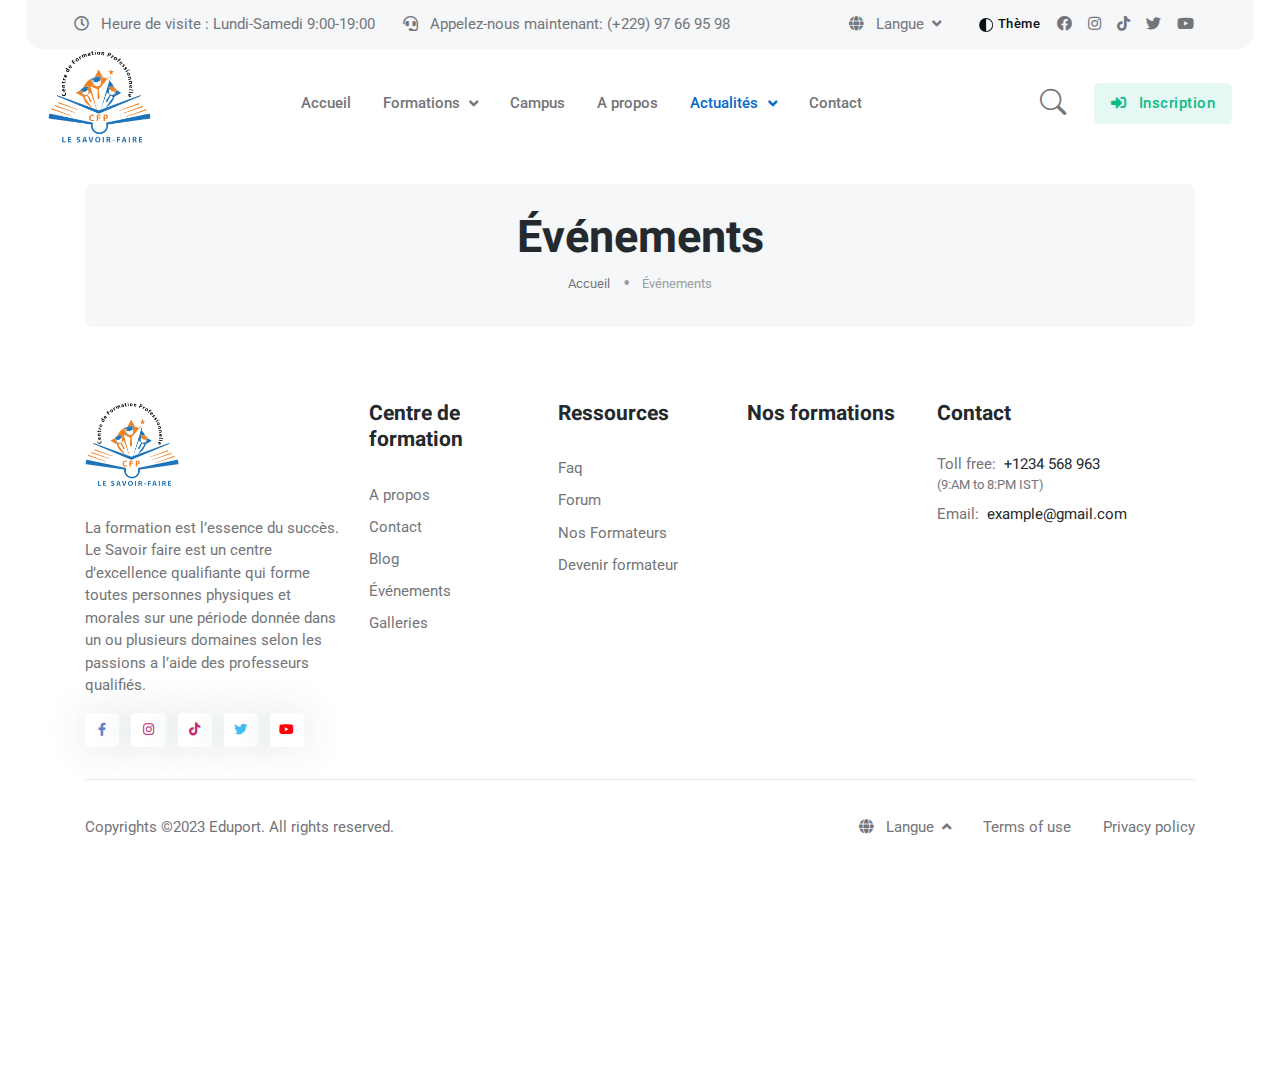
<file: evenements.html>
<!DOCTYPE html>
<html lang="fr">
<head>
    <title>Événements | Centre de formation professionnel LE SAVOIR-FAIRE</title>

    <!-- Meta Tags -->
    <meta charset="utf-8">
    <meta content="width=device-width, initial-scale=1, shrink-to-fit=no" name="viewport">
    <meta content="Iso-Doss" name="author">
    <meta content="Centre de formation professionnel LE SAVOIR-FAIRE" name="description">

    <!-- Dark mode -->
    <script>
        const storedTheme = localStorage.getItem('theme')

        const getPreferredTheme = () => {
            if (storedTheme) {
                return storedTheme
            }
            return window.matchMedia('(prefers-color-scheme: dark)').matches ? 'dark' : 'light'
        }

        const setTheme = function (theme) {
            if (theme === 'auto' && window.matchMedia('(prefers-color-scheme: dark)').matches) {
                document.documentElement.setAttribute('data-bs-theme', 'dark')
            } else {
                document.documentElement.setAttribute('data-bs-theme', theme)
            }
        }

        setTheme(getPreferredTheme())

        window.addEventListener('DOMContentLoaded', () => {
            var el = document.querySelector('.theme-icon-active');
            if (el != 'undefined' && el != null) {
                const showActiveTheme = theme => {
                    const activeThemeIcon = document.querySelector('.theme-icon-active use')
                    const btnToActive = document.querySelector(`[data-bs-theme-value="${theme}"]`)
                    const svgOfActiveBtn = btnToActive.querySelector('.mode-switch use').getAttribute('href')

                    document.querySelectorAll('[data-bs-theme-value]').forEach(element => {
                        element.classList.remove('active')
                    })

                    btnToActive.classList.add('active')
                    activeThemeIcon.setAttribute('href', svgOfActiveBtn)
                }

                window.matchMedia('(prefers-color-scheme: dark)').addEventListener('change', () => {
                    if (storedTheme !== 'light' || storedTheme !== 'dark') {
                        setTheme(getPreferredTheme())
                    }
                })

                showActiveTheme(getPreferredTheme())

                document.querySelectorAll('[data-bs-theme-value]')
                    .forEach(toggle => {
                        toggle.addEventListener('click', () => {
                            const theme = toggle.getAttribute('data-bs-theme-value')
                            localStorage.setItem('theme', theme)
                            setTheme(theme)
                            showActiveTheme(theme)
                        })
                    })

            }
        })

    </script>

    <!-- Favicon -->
    <link href="assets/images/cfp-logo.png" rel="shortcut icon">

    <!-- Google Font -->
    <link href="https://fonts.googleapis.com" rel="preconnect">
    <link crossorigin href="https://fonts.gstatic.com" rel="preconnect">
    <link href="https://fonts.googleapis.com/css2?family=Heebo:wght@400;500;700&family=Roboto:wght@400;500;700&display=swap"
          rel="stylesheet">

    <!-- Plugins CSS -->
    <link href="assets/vendor/font-awesome/css/all.min.css" rel="stylesheet" type="text/css">
    <link href="assets/vendor/bootstrap-icons/bootstrap-icons.css" rel="stylesheet" type="text/css">
    <link href="assets/vendor/tiny-slider/tiny-slider.css" rel="stylesheet" type="text/css">
    <link href="assets/vendor/glightbox/css/glightbox.css" rel="stylesheet" type="text/css">

    <!-- Theme CSS -->
    <link href="assets/css/style.css" rel="stylesheet" type="text/css">

</head>

<body>

<!-- Top header START -->
<div class="navbar-top navbar-dark bg-light d-none d-xl-block py-2 mx-2 mx-md-4 rounded-bottom-4">
    <!--<div class="container">-->
    <div class="container-fluid px-3 px-xl-5">
        <div class="d-lg-flex justify-content-lg-between align-items-center">
            <!-- Navbar top Left-->

            <!-- Top info -->
            <ul class="nav align-items-center justify-content-center">
                <li class="nav-item me-3" data-bs-animation="false" data-bs-original-title="Nous sommes fermé les Dimanches" data-bs-placement="bottom"
                    data-bs-toggle="tooltip">
                    <span>
                        <i class="far fa-clock me-2"></i>
                        Heure de visite : Lundi-Samedi 9:00-19:00
                    </span>
                </li>
                <li class="nav-item">
                    <a class="nav-link" href="tel:+22997669598">
                        <i class="fas fa-headset me-2"></i>
                        Appelez-nous maintenant: (+229) 97 66 95 98
                    </a>
                </li>
            </ul>

            <!-- Navbar top Right-->
            <div class="nav d-flex align-items-center justify-content-center">
                <!-- Language -->
                <div class="dropdown me-3">
                    <a aria-expanded="false" aria-haspopup="true" class="nav-link dropdown-toggle" data-bs-toggle="dropdown"
                       href="#" id="dropdownLanguage">
                        <i class="fas fa-globe me-2"></i>
                        Langue
                    </a>
                    <div aria-labelledby="dropdownLanguage" class="dropdown-menu mt-2 min-w-auto shadow">
                        <a class="dropdown-item me-4" href="#">
                            <img alt="" class="fa-fw me-2" src="assets/images/flags/fr.svg">
                            Français
                        </a>
                        <a class="dropdown-item me-4" href="#">
                            <img alt="" class="fa-fw me-2" src="assets/images/flags/uk.svg">
                            English
                        </a>
                    </div>
                </div>

                <div class="dropdown">
                    <button aria-expanded="false" class="btn btn-light btn-sm lh-1 p-2 mb-0" data-bs-display="static" data-bs-toggle="dropdown"
                            id="bd-theme" type="button">
                        <svg class="bi bi-circle-half fa-fw theme-icon-active" fill="currentColor" height="14" viewBox="0 0 16 16"
                             width="14" xmlns="http://www.w3.org/2000/svg">
                            <path d="M8 15A7 7 0 1 0 8 1v14zm0 1A8 8 0 1 1 8 0a8 8 0 0 1 0 16z"/>
                            <use href="#"></use>
                        </svg>
                        Thème
                    </button>

                    <ul aria-labelledby="bd-theme" class="dropdown-menu min-w-auto dropdown-menu-end">
                        <li class="mb-1">
                            <button class="dropdown-item d-flex align-items-center" data-bs-theme-value="light"
                                    type="button">
                                <svg class="bi bi-brightness-high-fill fa-fw mode-switch me-1" fill="currentColor" height="16"
                                     viewBox="0 0 16 16" width="16">
                                    <path d="M12 8a4 4 0 1 1-8 0 4 4 0 0 1 8 0zM8 0a.5.5 0 0 1 .5.5v2a.5.5 0 0 1-1 0v-2A.5.5 0 0 1 8 0zm0 13a.5.5 0 0 1 .5.5v2a.5.5 0 0 1-1 0v-2A.5.5 0 0 1 8 13zm8-5a.5.5 0 0 1-.5.5h-2a.5.5 0 0 1 0-1h2a.5.5 0 0 1 .5.5zM3 8a.5.5 0 0 1-.5.5h-2a.5.5 0 0 1 0-1h2A.5.5 0 0 1 3 8zm10.657-5.657a.5.5 0 0 1 0 .707l-1.414 1.415a.5.5 0 1 1-.707-.708l1.414-1.414a.5.5 0 0 1 .707 0zm-9.193 9.193a.5.5 0 0 1 0 .707L3.05 13.657a.5.5 0 0 1-.707-.707l1.414-1.414a.5.5 0 0 1 .707 0zm9.193 2.121a.5.5 0 0 1-.707 0l-1.414-1.414a.5.5 0 0 1 .707-.707l1.414 1.414a.5.5 0 0 1 0 .707zM4.464 4.465a.5.5 0 0 1-.707 0L2.343 3.05a.5.5 0 1 1 .707-.707l1.414 1.414a.5.5 0 0 1 0 .708z"/>
                                    <use href="#"></use>
                                </svg>
                                Claire
                            </button>
                        </li>
                        <li class="mb-1">
                            <button class="dropdown-item d-flex align-items-center" data-bs-theme-value="dark"
                                    type="button">
                                <svg class="bi bi-moon-stars-fill fa-fw mode-switch me-1" fill="currentColor" height="16" viewBox="0 0 16 16"
                                     width="16" xmlns="http://www.w3.org/2000/svg">
                                    <path d="M6 .278a.768.768 0 0 1 .08.858 7.208 7.208 0 0 0-.878 3.46c0 4.021 3.278 7.277 7.318 7.277.527 0 1.04-.055 1.533-.16a.787.787 0 0 1 .81.316.733.733 0 0 1-.031.893A8.349 8.349 0 0 1 8.344 16C3.734 16 0 12.286 0 7.71 0 4.266 2.114 1.312 5.124.06A.752.752 0 0 1 6 .278z"/>
                                    <path d="M10.794 3.148a.217.217 0 0 1 .412 0l.387 1.162c.173.518.579.924 1.097 1.097l1.162.387a.217.217 0 0 1 0 .412l-1.162.387a1.734 1.734 0 0 0-1.097 1.097l-.387 1.162a.217.217 0 0 1-.412 0l-.387-1.162A1.734 1.734 0 0 0 9.31 6.593l-1.162-.387a.217.217 0 0 1 0-.412l1.162-.387a1.734 1.734 0 0 0 1.097-1.097l.387-1.162zM13.863.099a.145.145 0 0 1 .274 0l.258.774c.115.346.386.617.732.732l.774.258a.145.145 0 0 1 0 .274l-.774.258a1.156 1.156 0 0 0-.732.732l-.258.774a.145.145 0 0 1-.274 0l-.258-.774a1.156 1.156 0 0 0-.732-.732l-.774-.258a.145.145 0 0 1 0-.274l.774-.258c.346-.115.617-.386.732-.732L13.863.1z"/>
                                    <use href="#"></use>
                                </svg>
                                Sombre
                            </button>
                        </li>
                        <li>
                            <button class="dropdown-item d-flex align-items-center active" data-bs-theme-value="auto"
                                    type="button">
                                <svg class="bi bi-circle-half fa-fw mode-switch me-1" fill="currentColor" height="16" viewBox="0 0 16 16"
                                     width="16" xmlns="http://www.w3.org/2000/svg">
                                    <path d="M8 15A7 7 0 1 0 8 1v14zm0 1A8 8 0 1 1 8 0a8 8 0 0 1 0 16z"/>
                                    <use href="#"></use>
                                </svg>
                                Auto
                            </button>
                        </li>
                    </ul>
                </div>

                <!-- Top social -->
                <ul class="list-unstyled d-flex mb-0">
                    <li>
                        <a class="px-2 nav-link" href="#">
                            <i class="fab fa-facebook"></i>
                        </a>
                    </li>
                    <li>
                        <a class="px-2 nav-link" href="#">
                            <i class="fab fa-instagram"></i>
                        </a>
                    </li>
                    <li>
                        <a class="px-2 nav-link" href="#">
                            <i class="fab fa-tiktok"></i>
                        </a>
                    </li>
                    <li>
                        <a class="px-2 nav-link" href="#">
                            <i class="fab fa-twitter"></i>
                        </a>
                    </li>
                    <li>
                        <a class="ps-2 nav-link" href="#">
                            <i class="fab fa-youtube"></i>
                        </a>
                    </li>
                </ul>
            </div>
        </div>
    </div>
</div>
<!-- Top header END -->

<!-- Header START -->
<header class="navbar-light header-static navbar-sticky">
    <!-- Logo Nav START -->
    <nav class="navbar navbar-expand-xl">
        <div class="container-fluid px-3 px-xl-5">
            <!-- Logo START -->
            <a class="navbar-brand me-0" href="index.html">
                <img alt="logo" class="light-mode-item navbar-brand-item" src="assets/images/cfp-logo.png">
                <img alt="logo" class="dark-mode-item navbar-brand-item" src="assets/images/cfp-logo.png">
            </a>
            <!-- Logo END -->

            <!-- Responsive navbar toggler -->
            <button aria-controls="navbarCollapse" aria-expanded="false" aria-label="Toggle navigation"
                    class="navbar-toggler ms-auto" data-bs-target="#navbarCollapse" data-bs-toggle="collapse"
                    type="button">
				<span class="navbar-toggler-animation">
					<span></span>
					<span></span>
					<span></span>
				</span>
            </button>

            <!-- Main navbar START -->
            <div class="navbar-collapse collapse" id="navbarCollapse">

                <!-- Nav Search END -->
                <ul class="navbar-nav navbar-nav-scroll mx-auto">
                    <li class="nav-item">
                        <a class="nav-link" href="index.html">
                            Accueil
                        </a>
                    </li>

                    <li class="nav-item dropdown dropdown-fullwidth">
                        <a aria-expanded="false" aria-haspopup="true" class="nav-link dropdown-toggle"
                           data-bs-toggle="dropdown" href="formations.html">
                            Formations
                        </a>

                        <div class="dropdown-menu dropdown-menu-end" data-bs-popper="none">
                            <div class="row p-4 g-4">

                                <div class="col-xl-12 col-xxl-12">

                                    <!-- Badge and icon -->
                                    <div class="d-flex justify-content-between mb-3">
                                        <div class="hstack gap-2">
                                            <h6 class="mb-0">Nos formations diplômantes</h6>
                                        </div>
                                        <a class="h6 text-primary fw-light mb-0" href="formations.html">
                                            Voir tous
                                        </a>
                                    </div>
                                    <hr>
                                </div>
                                <!-- Dropdown column item -->
                                <div class="col-xl-6 col-xxl-4">
                                    <ul class="list-unstyled">
                                        <li>
                                            <a class="dropdown-item" href="#">
                                                Transit international
                                            </a>
                                        </li>
                                        <li>
                                            <a class="dropdown-item" href="#">
                                                Billetterie
                                            </a>
                                        </li>
                                        <li>
                                            <a class="dropdown-item" href="#">
                                                Haute couture
                                            </a>
                                        </li>
                                        <li>
                                            <a class="dropdown-item" href="#">
                                                Haute couture
                                            </a>
                                        </li>
                                        <li>
                                            <a class="dropdown-item" href="#">
                                                Audiovisuel
                                            </a>
                                        </li>
                                        <li>
                                            <a class="dropdown-item" href="#">
                                                Auxiliaire de banque
                                            </a>
                                        </li>
                                        <li>
                                            <a class="dropdown-item" href="#">
                                                Secrétariat
                                            </a>
                                        </li>
                                        <li>
                                            <a class="dropdown-item" href="#">
                                                Informatique d'entreprise
                                            </a>
                                        </li>
                                        <li>
                                            <a class="dropdown-item" href="#">
                                                Création de site internet et de Marketing Digital
                                            </a>
                                        </li>
                                        <li>
                                            <a class="dropdown-item" href="#">
                                                Création de site internet, développement Web et Mobile
                                            </a>
                                        </li>
                                        <li>
                                            <a class="dropdown-item" href="#">
                                                Génie informatique
                                            </a>
                                        </li>
                                    </ul>
                                </div>

                                <!-- Dropdown column item -->
                                <div class="col-xl-6 col-xxl-4">
                                    <ul class="list-unstyled">
                                        <li>
                                            <a class="dropdown-item" href="#">
                                                Délégué médical
                                            </a>
                                        </li>
                                        <li>
                                            <a class="dropdown-item" href="#">
                                                Technicien de vente en pharmacie
                                            </a>
                                        </li>
                                        <li>
                                            <a class="dropdown-item" href="#">
                                                Hôtellerie et Restauration - Option formation professionnel
                                            </a>
                                        </li>
                                        <li>
                                            <a class="dropdown-item" href="#">
                                                Hôtellerie et Restauration - Option CAP
                                            </a>
                                        </li>
                                        <li>
                                            <a class="dropdown-item" href="#">
                                                Décoration
                                            </a>
                                        </li>
                                        <li>
                                            <a class="dropdown-item" href="#">
                                                Pâtisserie
                                            </a>
                                        </li>
                                        <li>
                                            <a class="dropdown-item" href="#">
                                                Décoration + Cuisine
                                            </a>
                                        </li>
                                        <li>
                                            <a class="dropdown-item" href="#">
                                                Pâtisserie + Cuisine
                                            </a>
                                        </li>
                                        <li>
                                            <a class="dropdown-item" href="#">
                                                Cuisine Théorie + Pratique
                                            </a>
                                        </li>
                                        <li>
                                            <a class="dropdown-item" href="#">
                                                Cuisine Pratique
                                            </a>
                                        </li>
                                        <li>
                                            <a class="dropdown-item" href="#">
                                                Sérigraphie & Graphisme
                                            </a>
                                        </li>
                                    </ul>
                                </div>

                                <!-- Dropdown column item -->
                                <div class="col-xl-6 col-xxl-4">
                                    <ul class="list-unstyled">
                                        <li>
                                            <a class="dropdown-item" href="#">
                                                Menuiserie aluminium
                                            </a>
                                        </li>
                                        <li>
                                            <a class="dropdown-item" href="#">
                                                Conduite des machines de manutention et de BTP - Option Cariste (Chariot
                                                élévateur)
                                            </a>
                                        </li>
                                        <li>
                                            <a class="dropdown-item" href="#">
                                                Conduite des machines de manutention et de BTP - Option choix d'un engin
                                            </a>
                                        </li>
                                        <li>
                                            <a class="dropdown-item" href="#">
                                                Conduite des machines de manutention et de BTP - Option tous engins
                                            </a>
                                        </li>
                                        <li>
                                            <a class="dropdown-item" href="#">
                                                Électricité bâtiment / Industrielle - Froid et climatisation - Énergie
                                                renouvelable
                                            </a>
                                        </li>
                                        <li>
                                            <a class="dropdown-item" href="#">
                                                Coiffure - Option Coupe homme
                                            </a>
                                        </li>
                                        <li>
                                            <a class="dropdown-item" href="#">
                                                Coiffure - Option Coupe femme
                                            </a>
                                        </li>
                                        <li>
                                            <a class="dropdown-item" href="#">
                                                Coiffure - Option Coupe homme + femme
                                            </a>
                                        </li>
                                        <li>
                                            <a class="dropdown-item" href="#">
                                                Esthétique
                                            </a>
                                        </li>
                                        <li>
                                            <a class="dropdown-item" href="#">
                                                Esthétique & Coiffure
                                            </a>
                                        </li>
                                    </ul>
                                </div>
                            </div>
                        </div>
                    </li>

                    <li class="nav-item">
                        <a class="nav-link" href="camps.html">
                            Campus
                        </a>
                    </li>

                    <li class="nav-item">
                        <a class="nav-link" href="a-propos.html">
                            A propos
                        </a>
                    </li>

                    <li class="nav-item dropdown">
                        <a aria-expanded="false" aria-haspopup="true" class="nav-link dropdown-toggle active" data-bs-toggle="dropdown"
                           href="#" id="demoMenu">
                            Actualités
                        </a>
                        <ul aria-labelledby="demoMenu" class="dropdown-menu">
                            <li>
                                <a class="dropdown-item" href="blog.html">
                                    Blog
                                </a>
                            </li>
                            <li>
                                <a class="dropdown-item" href="forum.html">
                                    Forum
                                </a>
                            </li>
                            <li>
                                <a class="dropdown-item" href="galleries.html">
                                    Galleries
                                </a>
                            </li>
                            <li>
                                <a class="dropdown-item active" href="evenements.html">
                                    Évènements
                                </a>
                            </li>
                        </ul>
                    </li>

                    <li class="nav-item">
                        <a class="nav-link" href="contact.html">
                            Contact
                        </a>
                    </li>

                </ul>

            </div>
            <!-- Main navbar END -->

            <!-- Nav Search START -->
            <div class="nav nav-item dropdown nav-search px-1 px-lg-3">
                <a aria-expanded="true" class="nav-link" data-bs-auto-close="outside" data-bs-display="static" data-bs-toggle="dropdown" href="#"
                   id="navSearch" role="button">
                    <i class="bi bi-search fs-4"> </i>
                </a>
                <div aria-labelledby="navSearch" class="dropdown-menu dropdown-menu-end shadow rounded p-2"
                     data-bs-popper="none">
                    <form class="input-group">
                        <input aria-label="Recherche" class="form-control border-primary" placeholder="Recherche..."
                               type="search">
                        <button class="btn btn-primary m-0" type="submit">Recherche</button>
                    </form>

                    <!-- Recent search -->
                    <ul class="list-group list-group-borderless p-2 small">
                        <li class="list-group-item d-flex justify-content-between align-items-center">
                            <span class="fw-bold">Recherches récentes : </span>
                            <button class="btn btn-sm btn-link mb-0 px-0">Tout effacer</button>
                        </li>
                        <li class="list-group-item text-primary-hover text-truncate">
                            <a class="text-body" href="#">
                                <i class="far fa-clock me-1"></i>
                                Cours de marketing numérique pour débutants
                            </a>
                        </li>
                        <li class="list-group-item text-primary-hover text-truncate">
                            <a class="text-body" href="#">
                                <i class="far fa-clock me-1"></i>
                                Cycle de vie du client
                            </a>
                        </li>
                        <li class="list-group-item text-primary-hover text-truncate">
                            <a class="text-body" href="#">
                                <i class="far fa-clock me-1"></i>
                                Qu'est-ce que la recherche ?
                            </a>
                        </li>
                        <li class="list-group-item text-primary-hover text-truncate">
                            <a class="text-body" href="#">
                                <i class="far fa-clock me-1"></i>
                                Facebook ADS
                            </a>
                        </li>
                    </ul>
                </div>
            </div>
            <!-- Nav Search END -->

            <!-- Inscription button  -->
            <div class="navbar-nav d-none d-lg-inline-block">
                <a class="btn btn-success-soft mb-0" href="inscription.html">
                    <i class="fas fa-sign-in-alt me-2"></i>
                    Inscription
                </a>
            </div>
        </div>
    </nav>
    <!-- Logo Nav END -->
</header>
<!-- Header END -->

<!-- **************** MAIN CONTENT START **************** -->
<main>

    <!-- =======================
    Page Banner START -->
    <section class="py-4">
        <div class="container">
            <div class="row">
                <div class="col-12">
                    <div class="bg-light p-4 text-center rounded-3">
                        <h1 class="m-0">Événements</h1>
                        <!-- Breadcrumb -->
                        <div class="d-flex justify-content-center">
                            <nav aria-label="breadcrumb">
                                <ol class="breadcrumb breadcrumb-dots mb-0">
                                    <li class="breadcrumb-item"><a href="#">Accueil</a></li>
                                    <li aria-current="page" class="breadcrumb-item active">Événements</li>
                                </ol>
                            </nav>
                        </div>
                    </div>
                </div>
            </div>
        </div>
    </section>
    <!-- =======================
    Page Banner END -->

</main>
<!-- **************** MAIN CONTENT END **************** -->

<!-- =======================
Footer START -->
<footer class="pt-5">
    <div class="container">
        <!-- Row START -->
        <div class="row g-4">

            <!-- Widget 1 START -->
            <div class="col-lg-3">
                <!-- logo -->
                <a class="me-0" href="/">
                    <img alt="logo" class="light-mode-item h-100px" src="assets/images/cfp-logo.png">
                    <img alt="logo" class="dark-mode-item h-100px" src="assets/images/cfp-logo.png">
                </a>
                <p class="my-3">
                    La formation est l’essence du succès. Le Savoir faire est un centre d’excellence qualifiante qui
                    forme toutes personnes physiques et morales sur une période donnée dans un ou plusieurs domaines
                    selon les passions a l’aide des professeurs qualifiés.
                </p>
                <!-- Social media icon -->
                <ul class="list-inline mb-0 mt-3">
                    <li class="list-inline-item">
                        <a class="btn btn-white btn-sm shadow px-2 text-facebook" href="#">
                            <i class="fab fa-fw fa-facebook-f"></i>
                        </a>
                    </li>

                    <li class="list-inline-item">
                        <a class="btn btn-white btn-sm shadow px-2 text-instagram" href="#">
                            <i class="fab fa-fw fa-instagram"></i>
                        </a>
                    </li>

                    <li class="list-inline-item">
                        <a class="btn btn-white btn-sm shadow px-2 text-instagram" href="#">
                            <i class="fab fa-fw fa-tiktok"></i>
                        </a>
                    </li>

                    <li class="list-inline-item">
                        <a class="btn btn-white btn-sm shadow px-2 text-twitter" href="#">
                            <i class="fab fa-fw fa-twitter"></i>
                        </a>
                    </li>

                    <li class="list-inline-item">
                        <a class="btn btn-white btn-sm shadow px-2 text-youtube" href="#">
                            <i class="fab fa-fw fa-youtube"></i>
                        </a>
                    </li>
                </ul>
            </div>
            <!-- Widget 1 END -->

            <!-- Widget 2 START -->
            <div class="col-lg-6">
                <div class="row g-4">
                    <!-- Link block -->
                    <div class="col-6 col-md-4 mt-4">
                        <h5 class="mb-2 mb-md-4">Centre de formation</h5>
                        <ul class="nav flex-column">
                            <li class="nav-item"><a class="nav-link" href="#">A propos</a></li>
                            <li class="nav-item"><a class="nav-link" href="#">Contact</a></li>
                            <li class="nav-item"><a class="nav-link" href="#">Blog</a></li>
                            <li class="nav-item"><a class="nav-link" href="#">Événements</a></li>
                            <li class="nav-item"><a class="nav-link" href="#">Galleries</a></li>
                        </ul>
                    </div>

                    <!-- Link block -->
                    <div class="col-6 col-md-4 mt-4">
                        <h5 class="mb-2 mb-md-4">Ressources</h5>
                        <ul class="nav flex-column">
                            <li class="nav-item"><a class="nav-link" href="#">Faq</a></li>
                            <li class="nav-item"><a class="nav-link" href="#">Forum</a></li>
                            <li class="nav-item"><a class="nav-link" href="#">Nos Formateurs</a></li>
                            <li class="nav-item"><a class="nav-link" href="#">Devenir formateur</a></li>
                        </ul>
                    </div>

                    <!-- Link block -->
                    <div class="col-6 col-md-4 mt-4">
                        <h5 class="mb-2 mb-md-4">Nos formations</h5>
                        <ul class="nav flex-column">
                            <li class="nav-item"><a class="nav-link" href="#"></a></li>
                            <li class="nav-item"><a class="nav-link" href="#"></a></li>
                            <li class="nav-item"><a class="nav-link" href="#"></a></li>
                            <li class="nav-item"><a class="nav-link" href="#"></a></li>
                            <li class="nav-item"><a class="nav-link" href="#"></a></li>
                        </ul>
                    </div>
                </div>
            </div>
            <!-- Widget 2 END -->

            <!-- Widget 3 START -->
            <div class="col-lg-3 mt-4">
                <h5 class="mb-2 mb-md-4">Contact</h5>
                <!-- Time -->
                <p class="mb-2">
                    Toll free:<span class="h6 fw-light ms-2">+1234 568 963</span>
                    <span class="d-block small">(9:AM to 8:PM IST)</span>
                </p>

                <p class="mb-0">Email:<span class="h6 fw-light ms-2">example@gmail.com</span></p>
            </div>
            <!-- Widget 3 END -->
        </div><!-- Row END -->

        <!-- Divider -->
        <hr class="mt-4 mb-0">

        <!-- Bottom footer -->
        <div class="py-3">
            <div class="container px-0">
                <div class="d-lg-flex justify-content-between align-items-center py-3 text-center text-md-left">
                    <!-- copyright text -->
                    <div class="text-primary-hover"> Copyrights <a class="text-body" href="#">©2023 Eduport</a>. All
                        rights reserved.
                    </div>
                    <!-- copyright links-->
                    <div class="justify-content-center mt-3 mt-lg-0">
                        <ul class="nav list-inline justify-content-center mb-0">
                            <li class="list-inline-item">
                                <!-- Language selector -->
                                <div class="dropup mt-0 text-center text-sm-end">
                                    <a aria-expanded="false" class="dropdown-toggle nav-link" data-bs-toggle="dropdown" href="#"
                                       id="languageSwitcher" role="button">
                                        <i class="fas fa-globe me-2"></i>
                                        Langue
                                    </a>
                                    <ul aria-labelledby="languageSwitcher" class="dropdown-menu min-w-auto">
                                        <li>
                                            <a class="dropdown-item me-4" href="#">
                                                <img alt="" class="fa-fw me-2" src="assets/images/flags/sp.svg">
                                                French
                                            </a>
                                        </li>
                                        <li>
                                            <a class="dropdown-item me-4" href="#">
                                                <img alt="" class="fa-fw me-2" src="assets/images/flags/uk.svg">
                                                English
                                            </a>
                                        </li>
                                    </ul>
                                </div>
                            </li>
                            <li class="list-inline-item"><a class="nav-link" href="#">Terms of use</a></li>
                            <li class="list-inline-item"><a class="nav-link pe-0" href="#">Privacy policy</a></li>
                        </ul>
                    </div>
                </div>
            </div>
        </div>
    </div>
</footer>
<!-- =======================
Footer END -->

<!--&lt;!&ndash; Cookie alert box START &ndash;&gt;-->
<!--<div class="alert alert-light fade show position-fixed start-0 bottom-0 z-index-99 rounded-3 shadow p-4 ms-3 mb-3 col-10 col-md-4 col-lg-3 col-xxl-2"-->
<!--     role="alert">-->
<!--    <div class="text-dark text-center">-->
<!--        &lt;!&ndash; Image &ndash;&gt;-->
<!--        <img src="assets/images/element/27.svg" class="h-50px mb-3" alt="cookie">-->
<!--        &lt;!&ndash; Content &ndash;&gt;-->
<!--        <p class="mb-0">-->
<!--            Ce site web stocke des cookies sur votre ordinateur. Pour en savoir plus sur les cookies que nous utilisons,-->
<!--            consultez notre site Web.-->
<!--            <a class="text-dark" href="#">-->
<!--                <u> Politique de confidentialité</u>-->
<!--            </a>-->
<!--        </p>-->
<!--        &lt;!&ndash; Buttons &ndash;&gt;-->
<!--        <div class="mt-3">-->
<!--            <button type="button" class="btn btn-success-soft btn-sm mb-0" data-bs-dismiss="alert" aria-label="Close">-->
<!--                <span aria-hidden="true">Accepter</span>-->
<!--            </button>-->
<!--            <button type="button" class="btn btn-danger-soft btn-sm mb-0" data-bs-dismiss="alert" aria-label="Close">-->
<!--                <span aria-hidden="true">Décliner</span>-->
<!--            </button>-->
<!--        </div>-->
<!--    </div>-->
<!--</div>-->
<!--&lt;!&ndash; Cookie alert box END &ndash;&gt;-->

<!--&lt;!&ndash; Admission alert box START &ndash;&gt;-->
<!--<div class="alert alert-light alert-dismissible fade show position-fixed bottom-0 start-50 translate-middle-x z-index-99 d-lg-flex justify-content-between align-items-center shadow p-4 col-9 col-md-7 col-xxl-5"-->
<!--     role="alert">-->
<!--    <div>-->
<!--        <h4 class="text-dark">Les inscriptions sont ouvertes !</h4>-->
<!--        <p class="m-0 pe-3">-->
<!--            Nous sommes impatients de vous accueillir et de travailler vous et de faire la différence dans leur-->
<!--            carrière. Vous formez pour les métiers de d'aujourd'hui et de demain, c'est ce que nous avons toujours voulu-->
<!--            être.-->
<!--        </p>-->
<!--    </div>-->
<!--    <div class="d-flex mt-3 mt-lg-0">-->
<!--        <a href="inscription.html" class="btn btn-success btn-sm mb-0 me-2" data-bs-dismiss="alert" aria-label="Close">-->
<!--            <span aria-hidden="true">Inscription</span>-->
<!--        </a>-->
<!--        <div class="position-absolute end-0 top-0 mt-n3 me-n3">-->
<!--            <button type="button" class="btn btn-danger btn-round btn-sm mb-0" data-bs-dismiss="alert"-->
<!--                    aria-label="Close">-->
<!--                <span aria-hidden="true">-->
<!--                    <i class="bi bi-x-lg"></i>-->
<!--                </span>-->
<!--            </button>-->
<!--        </div>-->
<!--    </div>-->
<!--</div>-->
<!--&lt;!&ndash; Admission alert box END &ndash;&gt;-->

<!-- Back to top -->
<div class="back-top"><i class="bi bi-arrow-up-short position-absolute top-50 start-50 translate-middle"></i></div>

<!-- Bootstrap JS -->
<script src="assets/vendor/bootstrap/dist/js/bootstrap.bundle.min.js"></script>

<!-- Vendors -->
<script src="assets/vendor/tiny-slider/tiny-slider.js"></script>
<script src="assets/vendor/glightbox/js/glightbox.js"></script>
<script src="assets/vendor/purecounterjs/dist/purecounter_vanilla.js"></script>

<!-- Template Functions -->
<script src="assets/js/functions.js"></script>

</body>
</file>
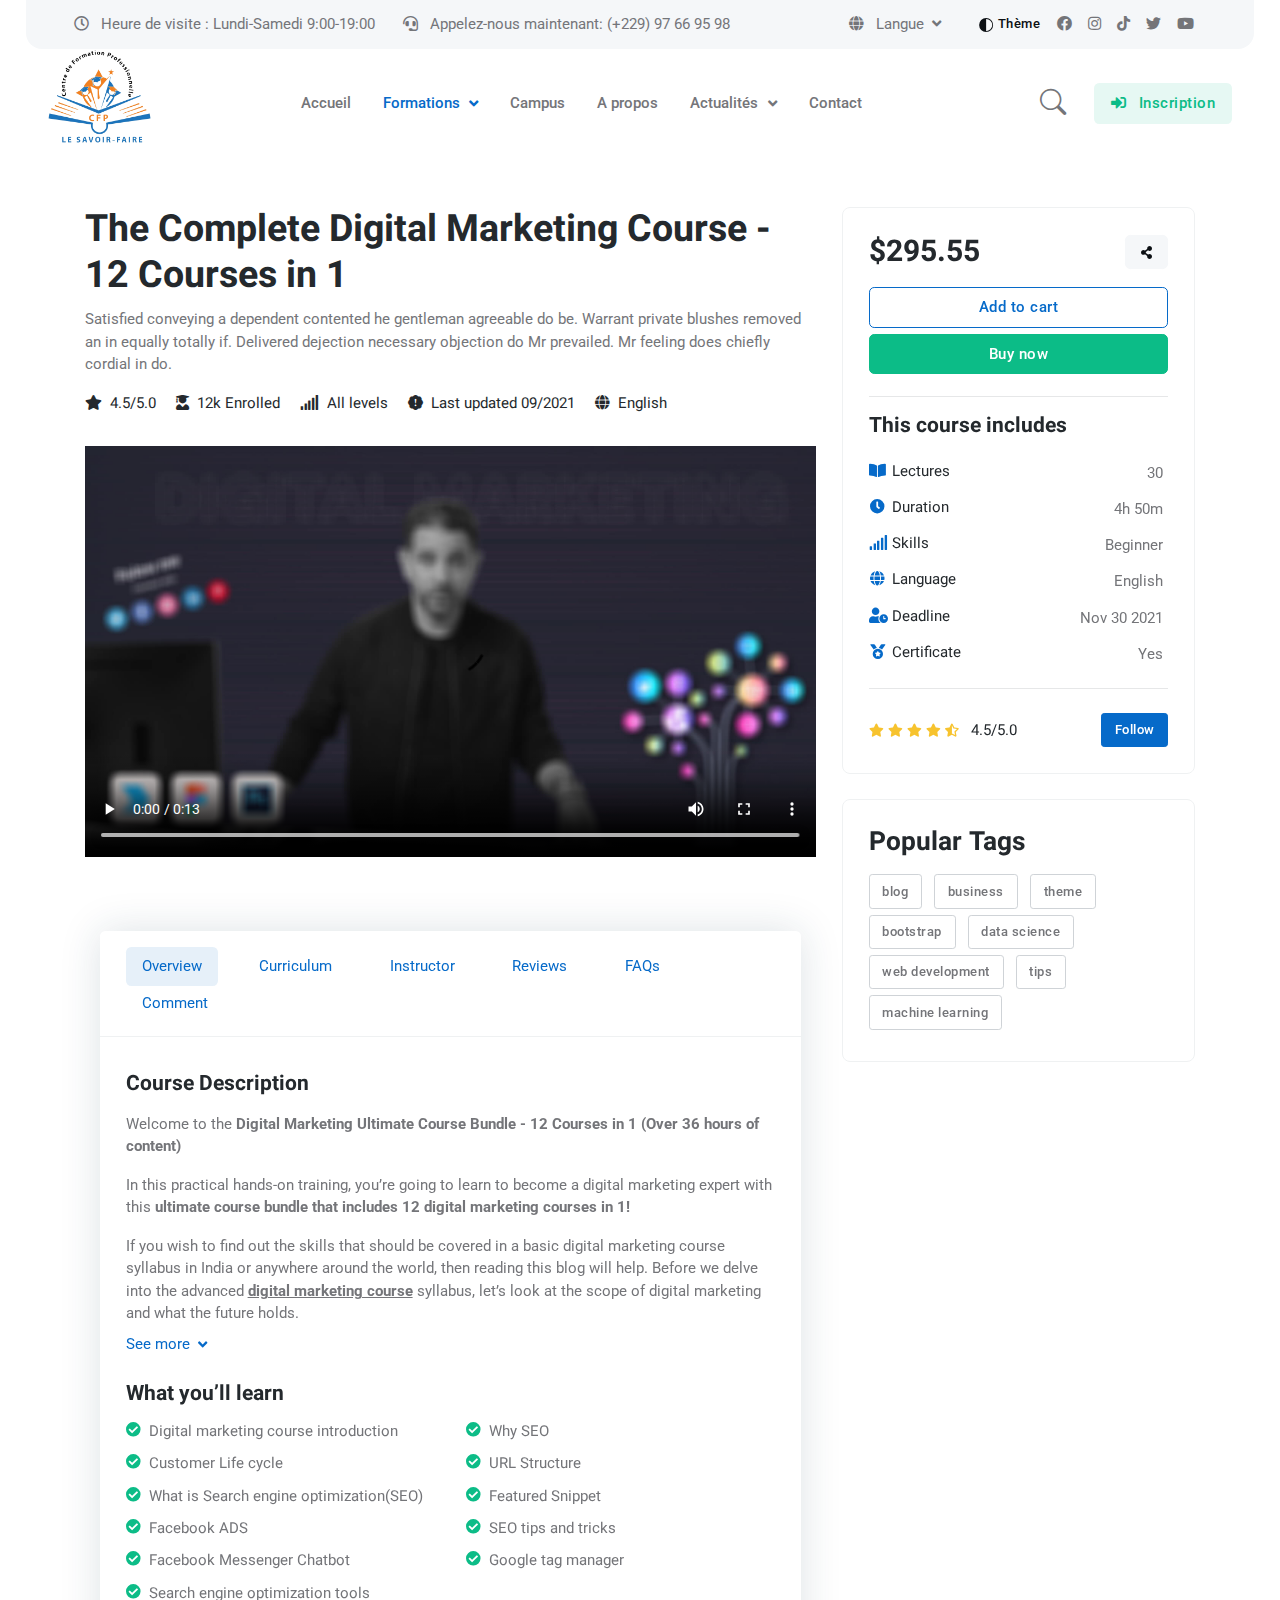
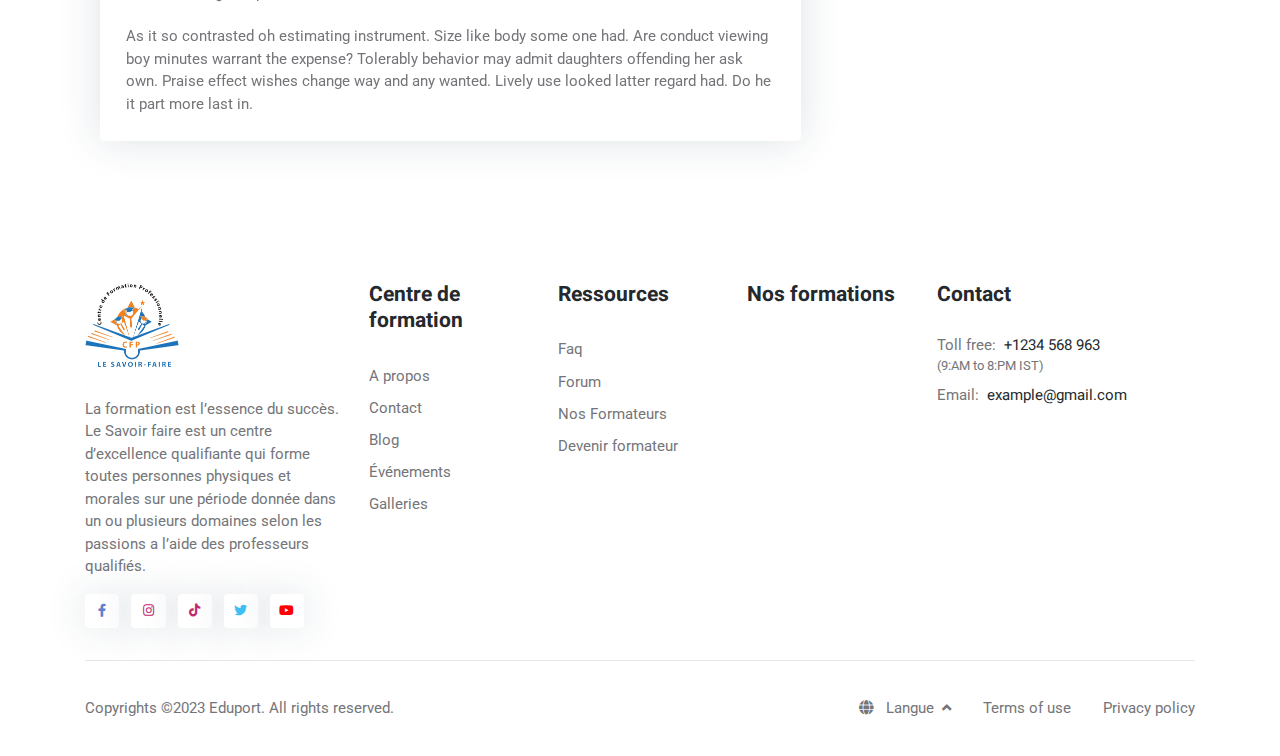
<file: formation-details.html>
<!DOCTYPE html>
<html lang="fr">
<head>
    <title>Détails de la formation - - - | Centre de formation professionnel LE SAVOIR-FAIRE</title>

    <!-- Meta Tags -->
    <meta charset="utf-8">
    <meta content="width=device-width, initial-scale=1, shrink-to-fit=no" name="viewport">
    <meta content="Iso-Doss" name="author">
    <meta content="Centre de formation professionnel LE SAVOIR-FAIRE" name="description">

    <!-- Dark mode -->
    <script>
        const storedTheme = localStorage.getItem('theme')

        const getPreferredTheme = () => {
            if (storedTheme) {
                return storedTheme
            }
            return window.matchMedia('(prefers-color-scheme: dark)').matches ? 'dark' : 'light'
        }

        const setTheme = function (theme) {
            if (theme === 'auto' && window.matchMedia('(prefers-color-scheme: dark)').matches) {
                document.documentElement.setAttribute('data-bs-theme', 'dark')
            } else {
                document.documentElement.setAttribute('data-bs-theme', theme)
            }
        }

        setTheme(getPreferredTheme())

        window.addEventListener('DOMContentLoaded', () => {
            var el = document.querySelector('.theme-icon-active');
            if (el != 'undefined' && el != null) {
                const showActiveTheme = theme => {
                    const activeThemeIcon = document.querySelector('.theme-icon-active use')
                    const btnToActive = document.querySelector(`[data-bs-theme-value="${theme}"]`)
                    const svgOfActiveBtn = btnToActive.querySelector('.mode-switch use').getAttribute('href')

                    document.querySelectorAll('[data-bs-theme-value]').forEach(element => {
                        element.classList.remove('active')
                    })

                    btnToActive.classList.add('active')
                    activeThemeIcon.setAttribute('href', svgOfActiveBtn)
                }

                window.matchMedia('(prefers-color-scheme: dark)').addEventListener('change', () => {
                    if (storedTheme !== 'light' || storedTheme !== 'dark') {
                        setTheme(getPreferredTheme())
                    }
                })

                showActiveTheme(getPreferredTheme())

                document.querySelectorAll('[data-bs-theme-value]')
                    .forEach(toggle => {
                        toggle.addEventListener('click', () => {
                            const theme = toggle.getAttribute('data-bs-theme-value')
                            localStorage.setItem('theme', theme)
                            setTheme(theme)
                            showActiveTheme(theme)
                        })
                    })

            }
        })

    </script>

    <!-- Favicon -->
    <link href="assets/images/cfp-logo.png" rel="shortcut icon">

    <!-- Google Font -->
    <link href="https://fonts.googleapis.com" rel="preconnect">
    <link crossorigin href="https://fonts.gstatic.com" rel="preconnect">
    <link href="https://fonts.googleapis.com/css2?family=Heebo:wght@400;500;700&family=Roboto:wght@400;500;700&display=swap"
          rel="stylesheet">

    <!-- Plugins CSS -->
    <link href="assets/vendor/font-awesome/css/all.min.css" rel="stylesheet" type="text/css">
    <link href="assets/vendor/bootstrap-icons/bootstrap-icons.css" rel="stylesheet" type="text/css">
    <link href="assets/vendor/tiny-slider/tiny-slider.css" rel="stylesheet" type="text/css">
    <link href="assets/vendor/glightbox/css/glightbox.css" rel="stylesheet" type="text/css">

    <!-- Theme CSS -->
    <link href="assets/css/style.css" rel="stylesheet" type="text/css">

</head>

<body>

<!-- Top header START -->
<div class="navbar-top navbar-dark bg-light d-none d-xl-block py-2 mx-2 mx-md-4 rounded-bottom-4">
    <!--<div class="container">-->
    <div class="container-fluid px-3 px-xl-5">
        <div class="d-lg-flex justify-content-lg-between align-items-center">
            <!-- Navbar top Left-->

            <!-- Top info -->
            <ul class="nav align-items-center justify-content-center">
                <li class="nav-item me-3" data-bs-animation="false" data-bs-original-title="Nous sommes fermé les Dimanches" data-bs-placement="bottom"
                    data-bs-toggle="tooltip">
                    <span>
                        <i class="far fa-clock me-2"></i>
                        Heure de visite : Lundi-Samedi 9:00-19:00
                    </span>
                </li>
                <li class="nav-item">
                    <a class="nav-link" href="tel:+22997669598">
                        <i class="fas fa-headset me-2"></i>
                        Appelez-nous maintenant: (+229) 97 66 95 98
                    </a>
                </li>
            </ul>

            <!-- Navbar top Right-->
            <div class="nav d-flex align-items-center justify-content-center">
                <!-- Language -->
                <div class="dropdown me-3">
                    <a aria-expanded="false" aria-haspopup="true" class="nav-link dropdown-toggle" data-bs-toggle="dropdown"
                       href="#" id="dropdownLanguage">
                        <i class="fas fa-globe me-2"></i>
                        Langue
                    </a>
                    <div aria-labelledby="dropdownLanguage" class="dropdown-menu mt-2 min-w-auto shadow">
                        <a class="dropdown-item me-4" href="#">
                            <img alt="" class="fa-fw me-2" src="assets/images/flags/fr.svg">
                            Français
                        </a>
                        <a class="dropdown-item me-4" href="#">
                            <img alt="" class="fa-fw me-2" src="assets/images/flags/uk.svg">
                            English
                        </a>
                    </div>
                </div>

                <div class="dropdown">
                    <button aria-expanded="false" class="btn btn-light btn-sm lh-1 p-2 mb-0" data-bs-display="static" data-bs-toggle="dropdown"
                            id="bd-theme" type="button">
                        <svg class="bi bi-circle-half fa-fw theme-icon-active" fill="currentColor" height="14" viewBox="0 0 16 16"
                             width="14" xmlns="http://www.w3.org/2000/svg">
                            <path d="M8 15A7 7 0 1 0 8 1v14zm0 1A8 8 0 1 1 8 0a8 8 0 0 1 0 16z"/>
                            <use href="#"></use>
                        </svg>
                        Thème
                    </button>

                    <ul aria-labelledby="bd-theme" class="dropdown-menu min-w-auto dropdown-menu-end">
                        <li class="mb-1">
                            <button class="dropdown-item d-flex align-items-center" data-bs-theme-value="light"
                                    type="button">
                                <svg class="bi bi-brightness-high-fill fa-fw mode-switch me-1" fill="currentColor" height="16"
                                     viewBox="0 0 16 16" width="16">
                                    <path d="M12 8a4 4 0 1 1-8 0 4 4 0 0 1 8 0zM8 0a.5.5 0 0 1 .5.5v2a.5.5 0 0 1-1 0v-2A.5.5 0 0 1 8 0zm0 13a.5.5 0 0 1 .5.5v2a.5.5 0 0 1-1 0v-2A.5.5 0 0 1 8 13zm8-5a.5.5 0 0 1-.5.5h-2a.5.5 0 0 1 0-1h2a.5.5 0 0 1 .5.5zM3 8a.5.5 0 0 1-.5.5h-2a.5.5 0 0 1 0-1h2A.5.5 0 0 1 3 8zm10.657-5.657a.5.5 0 0 1 0 .707l-1.414 1.415a.5.5 0 1 1-.707-.708l1.414-1.414a.5.5 0 0 1 .707 0zm-9.193 9.193a.5.5 0 0 1 0 .707L3.05 13.657a.5.5 0 0 1-.707-.707l1.414-1.414a.5.5 0 0 1 .707 0zm9.193 2.121a.5.5 0 0 1-.707 0l-1.414-1.414a.5.5 0 0 1 .707-.707l1.414 1.414a.5.5 0 0 1 0 .707zM4.464 4.465a.5.5 0 0 1-.707 0L2.343 3.05a.5.5 0 1 1 .707-.707l1.414 1.414a.5.5 0 0 1 0 .708z"/>
                                    <use href="#"></use>
                                </svg>
                                Claire
                            </button>
                        </li>
                        <li class="mb-1">
                            <button class="dropdown-item d-flex align-items-center" data-bs-theme-value="dark"
                                    type="button">
                                <svg class="bi bi-moon-stars-fill fa-fw mode-switch me-1" fill="currentColor" height="16" viewBox="0 0 16 16"
                                     width="16" xmlns="http://www.w3.org/2000/svg">
                                    <path d="M6 .278a.768.768 0 0 1 .08.858 7.208 7.208 0 0 0-.878 3.46c0 4.021 3.278 7.277 7.318 7.277.527 0 1.04-.055 1.533-.16a.787.787 0 0 1 .81.316.733.733 0 0 1-.031.893A8.349 8.349 0 0 1 8.344 16C3.734 16 0 12.286 0 7.71 0 4.266 2.114 1.312 5.124.06A.752.752 0 0 1 6 .278z"/>
                                    <path d="M10.794 3.148a.217.217 0 0 1 .412 0l.387 1.162c.173.518.579.924 1.097 1.097l1.162.387a.217.217 0 0 1 0 .412l-1.162.387a1.734 1.734 0 0 0-1.097 1.097l-.387 1.162a.217.217 0 0 1-.412 0l-.387-1.162A1.734 1.734 0 0 0 9.31 6.593l-1.162-.387a.217.217 0 0 1 0-.412l1.162-.387a1.734 1.734 0 0 0 1.097-1.097l.387-1.162zM13.863.099a.145.145 0 0 1 .274 0l.258.774c.115.346.386.617.732.732l.774.258a.145.145 0 0 1 0 .274l-.774.258a1.156 1.156 0 0 0-.732.732l-.258.774a.145.145 0 0 1-.274 0l-.258-.774a1.156 1.156 0 0 0-.732-.732l-.774-.258a.145.145 0 0 1 0-.274l.774-.258c.346-.115.617-.386.732-.732L13.863.1z"/>
                                    <use href="#"></use>
                                </svg>
                                Sombre
                            </button>
                        </li>
                        <li>
                            <button class="dropdown-item d-flex align-items-center active" data-bs-theme-value="auto"
                                    type="button">
                                <svg class="bi bi-circle-half fa-fw mode-switch me-1" fill="currentColor" height="16" viewBox="0 0 16 16"
                                     width="16" xmlns="http://www.w3.org/2000/svg">
                                    <path d="M8 15A7 7 0 1 0 8 1v14zm0 1A8 8 0 1 1 8 0a8 8 0 0 1 0 16z"/>
                                    <use href="#"></use>
                                </svg>
                                Auto
                            </button>
                        </li>
                    </ul>
                </div>

                <!-- Top social -->
                <ul class="list-unstyled d-flex mb-0">
                    <li>
                        <a class="px-2 nav-link" href="#">
                            <i class="fab fa-facebook"></i>
                        </a>
                    </li>
                    <li>
                        <a class="px-2 nav-link" href="#">
                            <i class="fab fa-instagram"></i>
                        </a>
                    </li>
                    <li>
                        <a class="px-2 nav-link" href="#">
                            <i class="fab fa-tiktok"></i>
                        </a>
                    </li>
                    <li>
                        <a class="px-2 nav-link" href="#">
                            <i class="fab fa-twitter"></i>
                        </a>
                    </li>
                    <li>
                        <a class="ps-2 nav-link" href="#">
                            <i class="fab fa-youtube"></i>
                        </a>
                    </li>
                </ul>
            </div>
        </div>
    </div>
</div>
<!-- Top header END -->

<!-- Header START -->
<header class="navbar-light header-static navbar-sticky">
    <!-- Logo Nav START -->
    <nav class="navbar navbar-expand-xl">
        <div class="container-fluid px-3 px-xl-5">
            <!-- Logo START -->
            <a class="navbar-brand me-0" href="index.html">
                <img alt="logo" class="light-mode-item navbar-brand-item" src="assets/images/cfp-logo.png">
                <img alt="logo" class="dark-mode-item navbar-brand-item" src="assets/images/cfp-logo.png">
            </a>
            <!-- Logo END -->

            <!-- Responsive navbar toggler -->
            <button aria-controls="navbarCollapse" aria-expanded="false" aria-label="Toggle navigation"
                    class="navbar-toggler ms-auto" data-bs-target="#navbarCollapse" data-bs-toggle="collapse"
                    type="button">
				<span class="navbar-toggler-animation">
					<span></span>
					<span></span>
					<span></span>
				</span>
            </button>

            <!-- Main navbar START -->
            <div class="navbar-collapse collapse" id="navbarCollapse">

                <!-- Nav Search END -->
                <ul class="navbar-nav navbar-nav-scroll mx-auto">
                    <li class="nav-item">
                        <a class="nav-link" href="index.html">
                            Accueil
                        </a>
                    </li>

                    <li class="nav-item dropdown dropdown-fullwidth">
                        <a aria-expanded="false" aria-haspopup="true" class="nav-link dropdown-toggle active"
                           data-bs-toggle="dropdown" href="formations.html">
                            Formations
                        </a>

                        <div class="dropdown-menu dropdown-menu-end" data-bs-popper="none">
                            <div class="row p-4 g-4">

                                <div class="col-xl-12 col-xxl-12">

                                    <!-- Badge and icon -->
                                    <div class="d-flex justify-content-between mb-3">
                                        <div class="hstack gap-2">
                                            <h6 class="mb-0">Nos formations diplômantes</h6>
                                        </div>
                                        <a class="h6 text-primary fw-light mb-0" href="formations.html">
                                            Voir tous
                                        </a>
                                    </div>
                                    <hr>
                                </div>
                                <!-- Dropdown column item -->
                                <div class="col-xl-6 col-xxl-4">
                                    <ul class="list-unstyled">
                                        <li>
                                            <a class="dropdown-item" href="#">
                                                Transit international
                                            </a>
                                        </li>
                                        <li>
                                            <a class="dropdown-item" href="#">
                                                Billetterie
                                            </a>
                                        </li>
                                        <li>
                                            <a class="dropdown-item" href="#">
                                                Haute couture
                                            </a>
                                        </li>
                                        <li>
                                            <a class="dropdown-item" href="#">
                                                Haute couture
                                            </a>
                                        </li>
                                        <li>
                                            <a class="dropdown-item" href="#">
                                                Audiovisuel
                                            </a>
                                        </li>
                                        <li>
                                            <a class="dropdown-item" href="#">
                                                Auxiliaire de banque
                                            </a>
                                        </li>
                                        <li>
                                            <a class="dropdown-item" href="#">
                                                Secrétariat
                                            </a>
                                        </li>
                                        <li>
                                            <a class="dropdown-item" href="#">
                                                Informatique d'entreprise
                                            </a>
                                        </li>
                                        <li>
                                            <a class="dropdown-item" href="#">
                                                Création de site internet et de Marketing Digital
                                            </a>
                                        </li>
                                        <li>
                                            <a class="dropdown-item" href="#">
                                                Création de site internet, développement Web et Mobile
                                            </a>
                                        </li>
                                        <li>
                                            <a class="dropdown-item" href="#">
                                                Génie informatique
                                            </a>
                                        </li>
                                    </ul>
                                </div>

                                <!-- Dropdown column item -->
                                <div class="col-xl-6 col-xxl-4">
                                    <ul class="list-unstyled">
                                        <li>
                                            <a class="dropdown-item" href="#">
                                                Délégué médical
                                            </a>
                                        </li>
                                        <li>
                                            <a class="dropdown-item" href="#">
                                                Technicien de vente en pharmacie
                                            </a>
                                        </li>
                                        <li>
                                            <a class="dropdown-item" href="#">
                                                Hôtellerie et Restauration - Option formation professionnel
                                            </a>
                                        </li>
                                        <li>
                                            <a class="dropdown-item" href="#">
                                                Hôtellerie et Restauration - Option CAP
                                            </a>
                                        </li>
                                        <li>
                                            <a class="dropdown-item" href="#">
                                                Décoration
                                            </a>
                                        </li>
                                        <li>
                                            <a class="dropdown-item" href="#">
                                                Pâtisserie
                                            </a>
                                        </li>
                                        <li>
                                            <a class="dropdown-item" href="#">
                                                Décoration + Cuisine
                                            </a>
                                        </li>
                                        <li>
                                            <a class="dropdown-item" href="#">
                                                Pâtisserie + Cuisine
                                            </a>
                                        </li>
                                        <li>
                                            <a class="dropdown-item" href="#">
                                                Cuisine Théorie + Pratique
                                            </a>
                                        </li>
                                        <li>
                                            <a class="dropdown-item" href="#">
                                                Cuisine Pratique
                                            </a>
                                        </li>
                                        <li>
                                            <a class="dropdown-item" href="#">
                                                Sérigraphie & Graphisme
                                            </a>
                                        </li>
                                    </ul>
                                </div>

                                <!-- Dropdown column item -->
                                <div class="col-xl-6 col-xxl-4">
                                    <ul class="list-unstyled">
                                        <li>
                                            <a class="dropdown-item" href="#">
                                                Menuiserie aluminium
                                            </a>
                                        </li>
                                        <li>
                                            <a class="dropdown-item" href="#">
                                                Conduite des machines de manutention et de BTP - Option Cariste (Chariot
                                                élévateur)
                                            </a>
                                        </li>
                                        <li>
                                            <a class="dropdown-item" href="#">
                                                Conduite des machines de manutention et de BTP - Option choix d'un engin
                                            </a>
                                        </li>
                                        <li>
                                            <a class="dropdown-item" href="#">
                                                Conduite des machines de manutention et de BTP - Option tous engins
                                            </a>
                                        </li>
                                        <li>
                                            <a class="dropdown-item" href="#">
                                                Électricité bâtiment / Industrielle - Froid et climatisation - Énergie
                                                renouvelable
                                            </a>
                                        </li>
                                        <li>
                                            <a class="dropdown-item" href="#">
                                                Coiffure - Option Coupe homme
                                            </a>
                                        </li>
                                        <li>
                                            <a class="dropdown-item" href="#">
                                                Coiffure - Option Coupe femme
                                            </a>
                                        </li>
                                        <li>
                                            <a class="dropdown-item" href="#">
                                                Coiffure - Option Coupe homme + femme
                                            </a>
                                        </li>
                                        <li>
                                            <a class="dropdown-item" href="#">
                                                Esthétique
                                            </a>
                                        </li>
                                        <li>
                                            <a class="dropdown-item" href="#">
                                                Esthétique & Coiffure
                                            </a>
                                        </li>
                                    </ul>
                                </div>
                            </div>
                        </div>
                    </li>

                    <li class="nav-item">
                        <a class="nav-link" href="camps.html">
                            Campus
                        </a>
                    </li>

                    <li class="nav-item">
                        <a class="nav-link" href="a-propos.html">
                            A propos
                        </a>
                    </li>

                    <li class="nav-item dropdown">
                        <a aria-expanded="false" aria-haspopup="true" class="nav-link dropdown-toggle" data-bs-toggle="dropdown"
                           href="#" id="demoMenu">
                            Actualités
                        </a>
                        <ul aria-labelledby="demoMenu" class="dropdown-menu">
                            <li>
                                <a class="dropdown-item" href="blog.html">
                                    Blog
                                </a>
                            </li>
                            <li>
                                <a class="dropdown-item" href="forum.html">
                                    Forum
                                </a>
                            </li>
                            <li>
                                <a class="dropdown-item" href="galleries.html">
                                    Galleries
                                </a>
                            </li>
                            <li>
                                <a class="dropdown-item" href="evenements.html">
                                    Évènements
                                </a>
                            </li>
                        </ul>
                    </li>

                    <li class="nav-item">
                        <a class="nav-link" href="contact.html">
                            Contact
                        </a>
                    </li>

                </ul>

            </div>
            <!-- Main navbar END -->

            <!-- Nav Search START -->
            <div class="nav nav-item dropdown nav-search px-1 px-lg-3">
                <a aria-expanded="true" class="nav-link" data-bs-auto-close="outside" data-bs-display="static" data-bs-toggle="dropdown" href="#"
                   id="navSearch" role="button">
                    <i class="bi bi-search fs-4"> </i>
                </a>
                <div aria-labelledby="navSearch" class="dropdown-menu dropdown-menu-end shadow rounded p-2"
                     data-bs-popper="none">
                    <form class="input-group">
                        <input aria-label="Recherche" class="form-control border-primary" placeholder="Recherche..."
                               type="search">
                        <button class="btn btn-primary m-0" type="submit">Recherche</button>
                    </form>

                    <!-- Recent search -->
                    <ul class="list-group list-group-borderless p-2 small">
                        <li class="list-group-item d-flex justify-content-between align-items-center">
                            <span class="fw-bold">Recherches récentes : </span>
                            <button class="btn btn-sm btn-link mb-0 px-0">Tout effacer</button>
                        </li>
                        <li class="list-group-item text-primary-hover text-truncate">
                            <a class="text-body" href="#">
                                <i class="far fa-clock me-1"></i>
                                Cours de marketing numérique pour débutants
                            </a>
                        </li>
                        <li class="list-group-item text-primary-hover text-truncate">
                            <a class="text-body" href="#">
                                <i class="far fa-clock me-1"></i>
                                Cycle de vie du client
                            </a>
                        </li>
                        <li class="list-group-item text-primary-hover text-truncate">
                            <a class="text-body" href="#">
                                <i class="far fa-clock me-1"></i>
                                Qu'est-ce que la recherche ?
                            </a>
                        </li>
                        <li class="list-group-item text-primary-hover text-truncate">
                            <a class="text-body" href="#">
                                <i class="far fa-clock me-1"></i>
                                Facebook ADS
                            </a>
                        </li>
                    </ul>
                </div>
            </div>
            <!-- Nav Search END -->

            <!-- Inscription button  -->
            <div class="navbar-nav d-none d-lg-inline-block">
                <a class="btn btn-success-soft mb-0" href="inscription.html">
                    <i class="fas fa-sign-in-alt me-2"></i>
                    Inscription
                </a>
            </div>
        </div>
    </nav>
    <!-- Logo Nav END -->
</header>
<!-- Header END -->

<!-- **************** MAIN CONTENT START **************** -->
<main>

    <!-- =======================
    Page content START -->
    <section class="pt-3 pt-xl-5">
        <div class="container">
            <div class="row g-4">
                <!-- Main content START -->
                <div class="col-xl-8">

                    <div class="row g-4">
                        <!-- Title START -->
                        <div class="col-12">
                            <!-- Title -->
                            <h2>The Complete Digital Marketing Course - 12 Courses in 1</h2>
                            <p>Satisfied conveying a dependent contented he gentleman agreeable do be. Warrant private
                                blushes removed an in equally totally if. Delivered dejection necessary objection do Mr
                                prevailed. Mr feeling does chiefly cordial in do.</p>
                            <!-- Content -->
                            <ul class="list-inline mb-0">
                                <li class="list-inline-item fw-light h6 me-3 mb-1 mb-sm-0"><i
                                        class="fas fa-star me-2"></i>4.5/5.0
                                </li>
                                <li class="list-inline-item fw-light h6 me-3 mb-1 mb-sm-0"><i
                                        class="fas fa-user-graduate me-2"></i>12k Enrolled
                                </li>
                                <li class="list-inline-item fw-light h6 me-3 mb-1 mb-sm-0"><i
                                        class="fas fa-signal me-2"></i>All levels
                                </li>
                                <li class="list-inline-item fw-light h6 me-3 mb-1 mb-sm-0"><i
                                        class="bi bi-patch-exclamation-fill me-2"></i>Last updated 09/2021
                                </li>
                                <li class="list-inline-item fw-light h6"><i class="fas fa-globe me-2"></i>English</li>
                            </ul>
                        </div>
                        <!-- Title END -->

                        <!-- Image and video -->
                        <div class="col-12 position-relative">
                            <div class="rounded-3">
                                <video controls crossorigin="anonymous" playsinline
                                       poster="assets/images/videos/poster.jpg">
                                    <source size="360" src="assets/images/videos/360p.mp4" type="video/mp4">
                                    <source size="720" src="assets/images/videos/720p.mp4" type="video/mp4">
                                    <source size="1080" src="assets/images/videos/1080p.mp4" type="video/mp4">
                                    <!-- Caption files -->
                                    <track default kind="captions" label="English"
                                           src="assets/images/videos/en.vtt" srclang="en">
                                    <track kind="captions" label="French" src="assets/images/videos/fr.vtt"
                                           srclang="fr">
                                </video>
                            </div>
                        </div>

                        <!-- =======================
                        Page content START -->
                        <section class="pb-0 py-lg-5">
                            <div class="container">
                                <div class="row">
                                    <!-- Main content START -->
                                    <div class="col-lg-12">
                                        <div class="card shadow rounded-2 p-0">
                                            <!-- Tabs START -->
                                            <div class="card-header border-bottom px-4 py-3">
                                                <ul class="nav nav-pills nav-tabs-line py-0" id="course-pills-tab"
                                                    role="tablist">
                                                    <!-- Tab item -->
                                                    <li class="nav-item me-2 me-sm-4" role="presentation">
                                                        <button aria-controls="course-pills-1"
                                                                aria-selected="true" class="nav-link mb-2 mb-md-0 active"
                                                                data-bs-target="#course-pills-1" data-bs-toggle="pill"
                                                                id="course-pills-tab-1" role="tab"
                                                                type="button">Overview
                                                        </button>
                                                    </li>
                                                    <!-- Tab item -->
                                                    <li class="nav-item me-2 me-sm-4" role="presentation">
                                                        <button aria-controls="course-pills-2" aria-selected="false"
                                                                class="nav-link mb-2 mb-md-0" data-bs-target="#course-pills-2"
                                                                data-bs-toggle="pill" id="course-pills-tab-2" role="tab"
                                                                type="button">Curriculum
                                                        </button>
                                                    </li>
                                                    <!-- Tab item -->
                                                    <li class="nav-item me-2 me-sm-4" role="presentation">
                                                        <button aria-controls="course-pills-3" aria-selected="false"
                                                                class="nav-link mb-2 mb-md-0" data-bs-target="#course-pills-3"
                                                                data-bs-toggle="pill" id="course-pills-tab-3" role="tab"
                                                                type="button">Instructor
                                                        </button>
                                                    </li>
                                                    <!-- Tab item -->
                                                    <li class="nav-item me-2 me-sm-4" role="presentation">
                                                        <button aria-controls="course-pills-4" aria-selected="false"
                                                                class="nav-link mb-2 mb-md-0" data-bs-target="#course-pills-4"
                                                                data-bs-toggle="pill" id="course-pills-tab-4" role="tab"
                                                                type="button">Reviews
                                                        </button>
                                                    </li>
                                                    <!-- Tab item -->
                                                    <li class="nav-item me-2 me-sm-4" role="presentation">
                                                        <button aria-controls="course-pills-5" aria-selected="false"
                                                                class="nav-link mb-2 mb-md-0" data-bs-target="#course-pills-5"
                                                                data-bs-toggle="pill" id="course-pills-tab-5" role="tab"
                                                                type="button">FAQs
                                                        </button>
                                                    </li>
                                                    <!-- Tab item -->
                                                    <li class="nav-item me-2 me-sm-4" role="presentation">
                                                        <button aria-controls="course-pills-6" aria-selected="false"
                                                                class="nav-link mb-2 mb-md-0" data-bs-target="#course-pills-6"
                                                                data-bs-toggle="pill" id="course-pills-tab-6" role="tab"
                                                                type="button">Comment
                                                        </button>
                                                    </li>
                                                </ul>
                                            </div>
                                            <!-- Tabs END -->

                                            <!-- Tab contents START -->
                                            <div class="card-body p-4">
                                                <div class="tab-content pt-2" id="course-pills-tabContent">
                                                    <!-- Content START -->
                                                    <div aria-labelledby="course-pills-tab-1" class="tab-pane fade show active"
                                                         id="course-pills-1" role="tabpanel">
                                                        <!-- Course detail START -->
                                                        <h5 class="mb-3">Course Description</h5>
                                                        <p class="mb-3">Welcome to the <strong> Digital Marketing
                                                            Ultimate Course Bundle -
                                                            12 Courses in 1 (Over 36 hours of content)</strong></p>
                                                        <p class="mb-3">In this practical hands-on training, you’re
                                                            going to learn to become
                                                            a digital marketing expert with this <strong> ultimate
                                                                course bundle that
                                                                includes 12 digital marketing courses in 1!</strong></p>
                                                        <p class="mb-0">If you wish to find out the skills that should
                                                            be covered in a basic
                                                            digital marketing course syllabus in India or anywhere
                                                            around the world, then
                                                            reading this blog will help. Before we delve into the
                                                            advanced <strong><a
                                                                    class="text-reset text-decoration-underline"
                                                                    href="#">digital
                                                                marketing
                                                                course</a></strong> syllabus, let’s look at the scope of
                                                            digital marketing
                                                            and what the future holds.</p>
                                                        <!-- Collapse body -->
                                                        <div class="collapse" id="collapseContent">
                                                            <p class="my-3">We focus a great deal on the understanding
                                                                of behavioral
                                                                psychology and influence triggers which are crucial for
                                                                becoming a well
                                                                rounded Digital Marketer. We understand that theory is
                                                                important to build a
                                                                solid foundation, we understand that theory alone isn’t
                                                                going to get the job
                                                                done so that’s why this course is packed with practical
                                                                hands-on examples
                                                                that you can follow step by step.</p>
                                                            <p class="mb-0">Behavioral psychology and influence triggers
                                                                which are crucial
                                                                for becoming a well rounded Digital Marketer. We
                                                                understand that theory is
                                                                important to build a solid foundation, we understand
                                                                that theory alone isn’t
                                                                going to get the job done so that’s why this course is
                                                                packed with practical
                                                                hands-on examples that you can follow step by step.</p>
                                                        </div>
                                                        <!-- Collapse button -->
                                                        <a aria-controls="collapseContent"
                                                           aria-expanded="false" class="p-0 mb-0 mt-2 btn-more d-flex align-items-center"
                                                           data-bs-toggle="collapse"
                                                           href="#collapseContent" role="button">
                                                            See <span class="see-more ms-1">more</span><span
                                                                class="see-less ms-1">less</span><i
                                                                class="fas fa-angle-down ms-2"></i>
                                                        </a>

                                                        <!-- List content -->
                                                        <h5 class="mt-4">What you’ll learn</h5>
                                                        <div class="row mb-3">
                                                            <div class="col-md-6">
                                                                <ul class="list-group list-group-borderless">
                                                                    <li class="list-group-item h6 fw-light d-flex mb-0">
                                                                        <i
                                                                                class="fas fa-check-circle text-success me-2"></i>Digital
                                                                        marketing course introduction
                                                                    </li>
                                                                    <li class="list-group-item h6 fw-light d-flex mb-0">
                                                                        <i
                                                                                class="fas fa-check-circle text-success me-2"></i>Customer
                                                                        Life
                                                                        cycle
                                                                    </li>
                                                                    <li class="list-group-item h6 fw-light d-flex mb-0">
                                                                        <i
                                                                                class="fas fa-check-circle text-success me-2"></i>What
                                                                        is Search
                                                                        engine optimization(SEO)
                                                                    </li>
                                                                    <li class="list-group-item h6 fw-light d-flex mb-0">
                                                                        <i
                                                                                class="fas fa-check-circle text-success me-2"></i>Facebook
                                                                        ADS
                                                                    </li>
                                                                    <li class="list-group-item h6 fw-light d-flex mb-0">
                                                                        <i
                                                                                class="fas fa-check-circle text-success me-2"></i>Facebook
                                                                        Messenger Chatbot
                                                                    </li>
                                                                    <li class="list-group-item h6 fw-light d-flex mb-0">
                                                                        <i
                                                                                class="fas fa-check-circle text-success me-2"></i>Search
                                                                        engine
                                                                        optimization tools
                                                                    </li>
                                                                </ul>
                                                            </div>
                                                            <div class="col-md-6">
                                                                <ul class="list-group list-group-borderless">
                                                                    <li class="list-group-item h6 fw-light d-flex mb-0">
                                                                        <i
                                                                                class="fas fa-check-circle text-success me-2"></i>Why
                                                                        SEO
                                                                    </li>
                                                                    <li class="list-group-item h6 fw-light d-flex mb-0">
                                                                        <i
                                                                                class="fas fa-check-circle text-success me-2"></i>URL
                                                                        Structure
                                                                    </li>
                                                                    <li class="list-group-item h6 fw-light d-flex mb-0">
                                                                        <i
                                                                                class="fas fa-check-circle text-success me-2"></i>Featured
                                                                        Snippet
                                                                    </li>
                                                                    <li class="list-group-item h6 fw-light d-flex mb-0">
                                                                        <i
                                                                                class="fas fa-check-circle text-success me-2"></i>SEO
                                                                        tips and
                                                                        tricks
                                                                    </li>
                                                                    <li class="list-group-item h6 fw-light d-flex mb-0">
                                                                        <i
                                                                                class="fas fa-check-circle text-success me-2"></i>Google
                                                                        tag
                                                                        manager
                                                                    </li>
                                                                </ul>
                                                            </div>
                                                        </div>
                                                        <p class="mb-0">As it so contrasted oh estimating instrument.
                                                            Size like body some
                                                            one had. Are conduct viewing boy minutes warrant the
                                                            expense? Tolerably behavior
                                                            may admit daughters offending her ask own. Praise effect
                                                            wishes change way and
                                                            any wanted. Lively use looked latter regard had. Do he it
                                                            part more last
                                                            in. </p>
                                                        <!-- Course detail END -->

                                                    </div>
                                                    <!-- Content END -->

                                                    <!-- Content START -->
                                                    <div aria-labelledby="course-pills-tab-2" class="tab-pane fade" id="course-pills-2"
                                                         role="tabpanel">
                                                        <!-- Course accordion START -->
                                                        <div class="accordion accordion-icon accordion-bg-light"
                                                             id="accordionExample2">
                                                            <!-- Item -->
                                                            <div class="accordion-item mb-3">
                                                                <h6 class="accordion-header font-base" id="heading-1">
                                                                    <button aria-controls="collapse-1"
                                                                            aria-expanded="true" class="accordion-button fw-bold rounded d-sm-flex d-inline-block collapsed"
                                                                            data-bs-target="#collapse-1"
                                                                            data-bs-toggle="collapse"
                                                                            type="button">
                                                                        Introduction of Digital Marketing
                                                                        <span class="small ms-0 ms-sm-2">(3 Lectures)</span>
                                                                    </button>
                                                                </h6>
                                                                <div aria-labelledby="heading-1"
                                                                     class="accordion-collapse collapse show"
                                                                     data-bs-parent="#accordionExample2"
                                                                     id="collapse-1">
                                                                    <div class="accordion-body mt-3">
                                                                        <!-- Course lecture -->
                                                                        <div class="d-flex justify-content-between align-items-center">
                                                                            <div class="position-relative d-flex align-items-center">
                                                                                <a class="btn btn-danger-soft btn-round btn-sm mb-0 stretched-link position-static"
                                                                                   href="#">
                                                                                    <i class="fas fa-play me-0"></i>
                                                                                </a>
                                                                                <span class="d-inline-block text-truncate ms-2 mb-0 h6 fw-light w-100px w-sm-200px w-md-400px">Introduction</span>
                                                                            </div>
                                                                            <p class="mb-0">2m 10s</p>
                                                                        </div>

                                                                        <hr> <!-- Divider -->

                                                                        <!-- Course lecture -->
                                                                        <div class="d-flex justify-content-between align-items-center">
                                                                            <div class="position-relative d-flex align-items-center">
                                                                                <a class="btn btn-danger-soft btn-round btn-sm mb-0 stretched-link position-static"
                                                                                   href="#">
                                                                                    <i class="fas fa-play me-0"></i>
                                                                                </a>
                                                                                <span class="d-inline-block text-truncate ms-2 mb-0 h6 fw-light w-100px w-sm-200px w-md-400px"> What is Digital Marketing What is Digital Marketing</span>
                                                                            </div>
                                                                            <p class="mb-0 text-truncate">15m 10s</p>
                                                                        </div>

                                                                        <hr> <!-- Divider -->

                                                                        <!-- Course lecture -->
                                                                        <div class="d-flex justify-content-between align-items-center">
                                                                            <div class="position-relative d-flex align-items-center">
                                                                                <a class="btn btn-danger-soft btn-round btn-sm mb-0 stretched-link position-static"
                                                                                   href="#">
                                                                                    <i class="fas fa-play me-0"></i>
                                                                                </a>
                                                                                <span class="d-inline-block text-truncate ms-2 mb-0 h6 fw-light w-100px w-sm-200px w-md-400px">Type of Digital Marketing</span>
                                                                            </div>
                                                                            <p class="mb-0">18m 10s</p>
                                                                        </div>
                                                                    </div>
                                                                </div>
                                                            </div>

                                                            <!-- Item -->
                                                            <div class="accordion-item mb-3">
                                                                <h6 class="accordion-header font-base" id="heading-2">
                                                                    <button aria-controls="collapse-2"
                                                                            aria-expanded="false" class="accordion-button fw-bold collapsed rounded d-sm-flex d-inline-block"
                                                                            data-bs-target="#collapse-2"
                                                                            data-bs-toggle="collapse"
                                                                            type="button">
                                                                        Customer Life cycle
                                                                        <span class="small ms-0 ms-sm-2">(4 Lectures)</span>
                                                                    </button>
                                                                </h6>
                                                                <div aria-labelledby="heading-2" class="accordion-collapse collapse"
                                                                     data-bs-parent="#accordionExample2"
                                                                     id="collapse-2">
                                                                    <!-- Accordion body START -->
                                                                    <div class="accordion-body mt-3">
                                                                        <!-- Course lecture -->
                                                                        <div class="d-flex justify-content-between align-items-center">
                                                                            <div class="position-relative d-flex align-items-center">
                                                                                <a class="btn btn-danger-soft btn-round btn-sm mb-0 stretched-link position-static"
                                                                                   href="#">
                                                                                    <i class="fas fa-play me-0"></i>
                                                                                </a>
                                                                                <span class="d-inline-block text-truncate ms-2 mb-0 h6 fw-light w-100px w-sm-200px w-md-400px">What is Digital Marketing</span>
                                                                            </div>
                                                                            <p class="mb-0">11m 20s</p>
                                                                        </div>

                                                                        <hr> <!-- Divider -->

                                                                        <!-- Course lecture -->
                                                                        <div class="d-flex justify-content-between align-items-center">
                                                                            <div class="position-relative d-flex align-items-center">
                                                                                <a class="btn btn-danger-soft btn-round btn-sm mb-0 stretched-link position-static"
                                                                                   href="#">
                                                                                    <i class="fas fa-play me-0"></i>
                                                                                </a>
                                                                                <span class="d-inline-block text-truncate ms-2 mb-0 h6 fw-light w-100px w-sm-200px w-md-400px">15 Tips for Writing Magnetic Headlines</span>
                                                                            </div>
                                                                            <p class="mb-0 text-truncate">25m 20s</p>
                                                                        </div>

                                                                        <hr> <!-- Divider -->

                                                                        <!-- Course lecture -->
                                                                        <div class="d-flex justify-content-between align-items-center">
                                                                            <div class="position-relative d-flex align-items-center">
                                                                                <a class="btn btn-danger-soft btn-round btn-sm mb-0 stretched-link position-static"
                                                                                   href="#">
                                                                                    <i class="fas fa-play me-0"></i>
                                                                                </a>
                                                                                <span class="d-inline-block text-truncate ms-2 mb-0 h6 fw-light w-100px w-sm-200px w-md-400px">How to Write Like Your Customers Talk</span>
                                                                            </div>
                                                                            <p class="mb-0">11m 30s</p>
                                                                        </div>

                                                                        <hr> <!-- Divider -->

                                                                        <!-- Course lecture -->
                                                                        <div class="d-flex justify-content-between align-items-center">
                                                                            <div class="position-relative d-flex align-items-center">
                                                                                <div>
                                                                                    <a class="btn btn-danger-soft btn-round btn-sm mb-0 stretched-link position-static"
                                                                                       data-bs-target="#exampleModal"
                                                                                       data-bs-toggle="modal"
                                                                                       href="#">
                                                                                        <i class="fas fa-play me-0"></i>
                                                                                    </a>
                                                                                </div>
                                                                                <div class="row g-sm-0 align-items-center">
                                                                                    <div class="col-sm-6">
                                                                                        <span class="d-inline-block text-truncate ms-2 mb-0 h6 fw-light w-100px w-md-400px">How to Flip Features Into Benefits</span>
                                                                                    </div>
                                                                                    <div class="col-sm-6">
                                                                                        <span class="badge text-bg-orange ms-2 ms-md-0"><i
                                                                                                class="fas fa-lock fa-fw me-1"></i>Premium</span>
                                                                                    </div>
                                                                                </div>
                                                                            </div>
                                                                            <p class="mb-0 d-inline-block text-truncate w-70px w-sm-60px">
                                                                                35m 30s</p>
                                                                        </div>
                                                                    </div>
                                                                    <!-- Accordion body END -->
                                                                </div>
                                                            </div>

                                                            <!-- Item -->
                                                            <div class="accordion-item mb-3">
                                                                <h6 class="accordion-header font-base" id="heading-5">
                                                                    <button aria-controls="collapse-5"
                                                                            aria-expanded="false" class="accordion-button fw-bold collapsed rounded d-sm-flex d-inline-block"
                                                                            data-bs-target="#collapse-5"
                                                                            data-bs-toggle="collapse"
                                                                            type="button">
                                                                        What is Search Engine Optimization(SEO)
                                                                        <span class="small ms-0 ms-sm-2">(10 Lectures)</span>
                                                                    </button>
                                                                </h6>
                                                                <div aria-labelledby="heading-5" class="accordion-collapse collapse"
                                                                     data-bs-parent="#accordionExample2"
                                                                     id="collapse-5">
                                                                    <!-- Accordion body START -->
                                                                    <div class="accordion-body mt-3">

                                                                        <!-- Course lecture -->
                                                                        <div class="d-flex justify-content-between align-items-center">
                                                                            <div class="position-relative d-flex align-items-center">
                                                                                <a class="btn btn-danger-soft btn-round btn-sm mb-0 stretched-link position-static"
                                                                                   href="#">
                                                                                    <i class="fas fa-play me-0"></i>
                                                                                </a>
                                                                                <span class="d-inline-block text-truncate ms-2 mb-0 h6 fw-light w-100px w-sm-200px w-md-400px">Introduction</span>
                                                                            </div>
                                                                            <p class="mb-0">1m 10s</p>
                                                                        </div>

                                                                        <hr> <!-- Divider -->

                                                                        <!-- Course lecture -->
                                                                        <div class="d-flex justify-content-between align-items-center">
                                                                            <div class="position-relative d-flex align-items-center">
                                                                                <a class="btn btn-danger-soft btn-round btn-sm mb-0 stretched-link position-static"
                                                                                   href="#">
                                                                                    <i class="fas fa-play me-0"></i>
                                                                                </a>
                                                                                <span class="d-inline-block text-truncate ms-2 mb-0 h6 fw-light w-100px w-sm-200px w-md-400px">Overview of SEO</span>
                                                                            </div>
                                                                            <p class="mb-0 text-truncate">11m 03s</p>
                                                                        </div>

                                                                        <hr> <!-- Divider -->

                                                                        <!-- Course lecture -->
                                                                        <div class="d-flex justify-content-between align-items-center">
                                                                            <div class="position-relative d-flex align-items-center">
                                                                                <a class="btn btn-danger-soft btn-round btn-sm mb-0 stretched-link position-static"
                                                                                   href="#">
                                                                                    <i class="fas fa-play me-0"></i>
                                                                                </a>
                                                                                <span class="d-inline-block text-truncate ms-2 mb-0 h6 fw-light w-100px w-sm-200px w-md-400px">How to SEO Optimise Your Homepage</span>
                                                                            </div>
                                                                            <p class="mb-0">15m 00s</p>
                                                                        </div>

                                                                        <hr> <!-- Divider -->

                                                                        <!-- Course lecture -->
                                                                        <div class="d-flex justify-content-between align-items-center">
                                                                            <div class="position-relative d-flex align-items-center">
                                                                                <a class="btn btn-danger-soft btn-round btn-sm mb-0 stretched-link position-static"
                                                                                   href="#">
                                                                                    <i class="fas fa-play me-0"></i>
                                                                                </a>
                                                                                <span class="d-inline-block text-truncate ms-2 mb-0 h6 fw-light w-100px w-sm-200px w-md-400px">How to SEO Optimise Your Homepage</span>
                                                                            </div>
                                                                            <p class="mb-0">15m 00s</p>
                                                                        </div>

                                                                        <hr> <!-- Divider -->

                                                                        <!-- Course lecture -->
                                                                        <div class="d-flex justify-content-between align-items-center">
                                                                            <div class="position-relative d-flex align-items-center">
                                                                                <a class="btn btn-danger-soft btn-round btn-sm mb-0 stretched-link position-static"
                                                                                   href="#">
                                                                                    <i class="fas fa-play me-0"></i>
                                                                                </a>
                                                                                <span class="d-inline-block text-truncate ms-2 mb-0 h6 fw-light w-100px w-sm-200px w-md-400px">How to Write Title Tags Search Engines Love</span>
                                                                            </div>
                                                                            <p class="mb-0">25m 30s</p>
                                                                        </div>

                                                                        <hr> <!-- Divider -->

                                                                        <!-- Course lecture -->
                                                                        <div class="d-flex justify-content-between align-items-center">
                                                                            <div class="position-relative d-flex align-items-center">
                                                                                <a class="btn btn-danger-soft btn-round btn-sm mb-0 stretched-link position-static"
                                                                                   href="#">
                                                                                    <i class="fas fa-play me-0"></i>
                                                                                </a>
                                                                                <span class="d-inline-block text-truncate ms-2 mb-0 h6 fw-light w-100px w-sm-200px w-md-400px">SEO Keyword Planning</span>
                                                                            </div>
                                                                            <p class="mb-0">18m 10s</p>
                                                                        </div>

                                                                        <hr> <!-- Divider -->

                                                                        <!-- Course lecture -->
                                                                        <div class="d-flex justify-content-between align-items-center">
                                                                            <div class="position-relative d-flex align-items-center">
                                                                                <a class="btn btn-danger-soft btn-round btn-sm mb-0 stretched-link position-static"
                                                                                   href="#">
                                                                                    <i class="fas fa-play me-0"></i>
                                                                                </a>
                                                                                <span class="d-inline-block text-truncate ms-2 mb-0 h6 fw-light w-100px w-sm-200px w-md-400px">eCommerce SEO</span>
                                                                            </div>
                                                                            <p class="mb-0">28m 10s</p>
                                                                        </div>

                                                                        <hr> <!-- Divider -->

                                                                        <!-- Course lecture -->
                                                                        <div class="d-flex justify-content-between align-items-center">
                                                                            <div class="position-relative d-flex align-items-center">
                                                                                <a class="btn btn-danger-soft btn-round btn-sm mb-0 stretched-link position-static"
                                                                                   href="#">
                                                                                    <i class="fas fa-play me-0"></i>
                                                                                </a>
                                                                                <span class="d-inline-block text-truncate ms-2 mb-0 h6 fw-light w-100px w-sm-200px w-md-400px">Internal and External Links</span>
                                                                            </div>
                                                                            <p class="mb-0">45m 10s</p>
                                                                        </div>

                                                                        <hr> <!-- Divider -->

                                                                        <!-- Course lecture -->
                                                                        <div class="d-flex justify-content-between align-items-center">
                                                                            <div class="position-relative d-flex align-items-center">
                                                                                <a class="btn btn-danger-soft btn-round btn-sm mb-0 stretched-link position-static"
                                                                                   href="#">
                                                                                    <i class="fas fa-play me-0"></i>
                                                                                </a>
                                                                                <span class="d-inline-block text-truncate ms-2 mb-0 h6 fw-light w-100px w-sm-200px w-md-400px">Mobile SEO</span>
                                                                            </div>
                                                                            <p class="mb-0">8m 10s</p>
                                                                        </div>

                                                                        <hr> <!-- Divider -->

                                                                        <!-- Course lecture -->
                                                                        <div class="d-flex justify-content-between align-items-center">
                                                                            <div class="position-relative d-flex align-items-center">
                                                                                <a class="btn btn-danger-soft btn-round btn-sm mb-0 stretched-link position-static"
                                                                                   href="#">
                                                                                    <i class="fas fa-play me-0"></i>
                                                                                </a>
                                                                                <span class="d-inline-block text-truncate ms-2 mb-0 h6 fw-light w-100px w-sm-200px w-md-400px">Off-page SEO</span>
                                                                            </div>
                                                                            <p class="mb-0">18m 10s</p>
                                                                        </div>

                                                                        <hr> <!-- Divider -->

                                                                        <!-- Course lecture -->
                                                                        <div class="d-flex justify-content-between align-items-center">
                                                                            <div class="position-relative d-flex align-items-center">
                                                                                <a class="btn btn-danger-soft btn-round btn-sm mb-0 stretched-link position-static"
                                                                                   href="#">
                                                                                    <i class="fas fa-play me-0"></i>
                                                                                </a>
                                                                                <span class="d-inline-block text-truncate ms-2 mb-0 h6 fw-light w-100px w-sm-200px w-md-400px">Measuring SEO Effectiveness</span>
                                                                            </div>
                                                                            <p class="mb-0">35m 10s</p>
                                                                        </div>
                                                                    </div>
                                                                    <!-- Accordion body END -->
                                                                </div>
                                                            </div>

                                                            <!-- Item -->
                                                            <div class="accordion-item mb-3">
                                                                <h6 class="accordion-header font-base" id="heading-6">
                                                                    <button aria-controls="collapse-6"
                                                                            aria-expanded="false" class="accordion-button fw-bold collapsed rounded d-block d-sm-flex d-inline-block"
                                                                            data-bs-target="#collapse-6"
                                                                            data-bs-toggle="collapse"
                                                                            type="button">
                                                                        Facebook ADS
                                                                        <span class="small ms-0 ms-sm-2">(3 Lectures)</span>
                                                                    </button>
                                                                </h6>
                                                                <div aria-labelledby="heading-6" class="accordion-collapse collapse"
                                                                     data-bs-parent="#accordionExample2"
                                                                     id="collapse-6">
                                                                    <!-- Accordion body START -->
                                                                    <div class="accordion-body mt-3">
                                                                        <!-- Course lecture -->
                                                                        <div class="d-flex justify-content-between align-items-center">
                                                                            <div class="position-relative d-flex align-items-center">
                                                                                <a class="btn btn-danger-soft btn-round btn-sm mb-0 stretched-link position-static"
                                                                                   href="#">
                                                                                    <i class="fas fa-play me-0"></i>
                                                                                </a>
                                                                                <span class="d-inline-block text-truncate ms-2 mb-0 h6 fw-light w-100px w-sm-200px w-md-400px">Introduction</span>
                                                                            </div>
                                                                            <p class="mb-0">1m 20s</p>
                                                                        </div>

                                                                        <hr> <!-- Divider -->

                                                                        <!-- Course lecture -->
                                                                        <div class="d-flex justify-content-between align-items-center">
                                                                            <div class="position-relative d-flex align-items-center">
                                                                                <a class="btn btn-danger-soft btn-round btn-sm mb-0 stretched-link position-static"
                                                                                   href="#">
                                                                                    <i class="fas fa-play me-0"></i>
                                                                                </a>
                                                                                <span class="d-inline-block text-truncate ms-2 mb-0 h6 fw-light w-100px w-sm-200px w-md-400px">Creating Facebook Pages</span>
                                                                            </div>
                                                                            <p class="mb-0 text-truncate">25m 20s</p>
                                                                        </div>

                                                                        <hr> <!-- Divider -->

                                                                        <!-- Course lecture -->
                                                                        <div class="d-flex justify-content-between align-items-center">
                                                                            <div class="position-relative d-flex align-items-center">
                                                                                <a class="btn btn-danger-soft btn-round btn-sm mb-0 stretched-link position-static"
                                                                                   href="#">
                                                                                    <i class="fas fa-play me-0"></i>
                                                                                </a>
                                                                                <span class="d-inline-block text-truncate ms-2 mb-0 h6 fw-light w-100px w-sm-200px w-md-400px">Facebook Page Custom URL</span>
                                                                            </div>
                                                                            <p class="mb-0">11m 30s</p>
                                                                        </div>
                                                                    </div>
                                                                    <!-- Accordion body END -->
                                                                </div>
                                                            </div>

                                                            <!-- Item -->
                                                            <div class="accordion-item mb-3">
                                                                <h6 class="accordion-header font-base" id="heading-7">
                                                                    <button aria-controls="collapse-7"
                                                                            aria-expanded="false" class="accordion-button fw-bold collapsed rounded d-sm-flex d-inline-block"
                                                                            data-bs-target="#collapse-7"
                                                                            data-bs-toggle="collapse"
                                                                            type="button">
                                                                        YouTube Marketing
                                                                        <span class="small ms-0 ms-sm-2">(5 Lectures)</span>
                                                                    </button>
                                                                </h6>
                                                                <div aria-labelledby="heading-7" class="accordion-collapse collapse"
                                                                     data-bs-parent="#accordionExample2"
                                                                     id="collapse-7">
                                                                    <!-- Accordion body START -->
                                                                    <div class="accordion-body mt-3">
                                                                        <!-- Course lecture -->
                                                                        <div class="d-flex justify-content-between align-items-center">
                                                                            <div class="position-relative d-flex align-items-center">
                                                                                <a class="btn btn-danger-soft btn-round btn-sm mb-0 stretched-link position-static"
                                                                                   href="#">
                                                                                    <i class="fas fa-play me-0"></i>
                                                                                </a>
                                                                                <span class="d-inline-block text-truncate ms-2 mb-0 h6 fw-light w-100px w-sm-200px w-md-400px">Video Flow</span>
                                                                            </div>
                                                                            <p class="mb-0">25m 20s</p>
                                                                        </div>

                                                                        <hr> <!-- Divider -->

                                                                        <!-- Course lecture -->
                                                                        <div class="d-flex justify-content-between align-items-center">
                                                                            <div class="position-relative d-flex align-items-center">
                                                                                <a class="btn btn-danger-soft btn-round btn-sm mb-0 stretched-link position-static"
                                                                                   href="#">
                                                                                    <i class="fas fa-play me-0"></i>
                                                                                </a>
                                                                                <span class="d-inline-block text-truncate ms-2 mb-0 h6 fw-light w-100px w-sm-200px w-md-400px">Webmaster Tool</span>
                                                                            </div>
                                                                            <p class="mb-0 text-truncate">15m 20s</p>
                                                                        </div>

                                                                        <hr> <!-- Divider -->

                                                                        <!-- Course lecture -->
                                                                        <div class="d-flex justify-content-between align-items-center">
                                                                            <div class="position-relative d-flex align-items-center">
                                                                                <a class="btn btn-danger-soft btn-round btn-sm mb-0 stretched-link position-static"
                                                                                   href="#">
                                                                                    <i class="fas fa-play me-0"></i>
                                                                                </a>
                                                                                <span class="d-inline-block text-truncate ms-2 mb-0 h6 fw-light w-100px w-sm-200px w-md-400px">Featured Contents on Channel</span>
                                                                            </div>
                                                                            <p class="mb-0">32m 20s</p>
                                                                        </div>

                                                                        <hr> <!-- Divider -->

                                                                        <!-- Course lecture -->
                                                                        <div class="d-flex justify-content-between align-items-center">
                                                                            <div class="position-relative d-flex align-items-center">
                                                                                <div>
                                                                                    <a class="btn btn-danger-soft btn-round btn-sm mb-0 stretched-link position-static"
                                                                                       data-bs-target="#exampleModal"
                                                                                       data-bs-toggle="modal"
                                                                                       href="#">
                                                                                        <i class="fas fa-play me-0"></i>
                                                                                    </a>
                                                                                </div>
                                                                                <div class="row g-sm-0 align-items-center">
                                                                                    <div class="col-sm-6">
                                                                                        <span class="d-inline-block text-truncate ms-2 mb-0 h6 fw-light w-100px w-md-400px">Managing Comments</span>
                                                                                    </div>
                                                                                    <div class="col-sm-6">
                                                                                        <span class="badge text-bg-orange ms-2 ms-md-0"><i
                                                                                                class="fas fa-lock fa-fw me-1"></i>Premium</span>
                                                                                    </div>
                                                                                </div>
                                                                            </div>
                                                                            <p class="mb-0 d-inline-block text-truncate w-70px w-sm-60px">
                                                                                20m 20s</p>
                                                                        </div>

                                                                        <hr> <!-- Divider -->

                                                                        <!-- Course lecture -->
                                                                        <div class="d-flex justify-content-between align-items-center">
                                                                            <div class="position-relative d-flex align-items-center">
                                                                                <div>
                                                                                    <a class="btn btn-danger-soft btn-round btn-sm mb-0 stretched-link position-static"
                                                                                       data-bs-target="#exampleModal"
                                                                                       data-bs-toggle="modal"
                                                                                       href="#">
                                                                                        <i class="fas fa-play me-0"></i>
                                                                                    </a>
                                                                                </div>
                                                                                <div class="row g-sm-0 align-items-center">
                                                                                    <div class="col-sm-6">
                                                                                        <span class="d-inline-block text-truncate ms-2 mb-0 h6 fw-light w-100px w-md-400px">Channel Analytics</span>
                                                                                    </div>
                                                                                    <div class="col-sm-6">
                                                                                        <span class="badge text-bg-orange ms-2 ms-md-0"><i
                                                                                                class="fas fa-lock fa-fw me-1"></i>Premium</span>
                                                                                    </div>
                                                                                </div>
                                                                            </div>
                                                                            <p class="mb-0 d-inline-block text-truncate w-70px w-sm-60px">
                                                                                18m 20s</p>
                                                                        </div>
                                                                    </div>
                                                                    <!-- Accordion body END -->
                                                                </div>
                                                            </div>

                                                            <!-- Item -->
                                                            <div class="accordion-item mb-3">
                                                                <h6 class="accordion-header font-base" id="heading-8">
                                                                    <button aria-controls="collapse-8"
                                                                            aria-expanded="false" class="accordion-button fw-bold collapsed rounded d-sm-flex d-inline-block"
                                                                            data-bs-target="#collapse-8"
                                                                            data-bs-toggle="collapse"
                                                                            type="button">
                                                                        Why SEO
                                                                        <span class="small ms-0 ms-sm-2">(8 Lectures)</span>
                                                                    </button>
                                                                </h6>
                                                                <div aria-labelledby="heading-8" class="accordion-collapse collapse"
                                                                     data-bs-parent="#accordionExample2"
                                                                     id="collapse-8">
                                                                    <!-- Accordion body START -->
                                                                    <div class="accordion-body mt-3">
                                                                        <!-- Course lecture -->
                                                                        <div class="d-flex justify-content-between align-items-center">
                                                                            <div class="position-relative d-flex align-items-center">
                                                                                <a class="btn btn-danger-soft btn-round btn-sm mb-0 stretched-link position-static"
                                                                                   href="#">
                                                                                    <i class="fas fa-play me-0"></i>
                                                                                </a>
                                                                                <span class="d-inline-block text-truncate ms-2 mb-0 h6 fw-light w-100px w-sm-200px w-md-400px">Understanding SEO</span>
                                                                            </div>
                                                                            <p class="mb-0">20m 20s</p>
                                                                        </div>

                                                                        <hr> <!-- Divider -->

                                                                        <!-- Course lecture -->
                                                                        <div class="d-flex justify-content-between align-items-center">
                                                                            <div class="position-relative d-flex align-items-center">
                                                                                <a class="btn btn-danger-soft btn-round btn-sm mb-0 stretched-link position-static"
                                                                                   href="#">
                                                                                    <i class="fas fa-play me-0"></i>
                                                                                </a>
                                                                                <span class="d-inline-block text-truncate ms-2 mb-0 h6 fw-light w-100px w-sm-200px w-md-400px">On-Page SEO</span>
                                                                            </div>
                                                                            <p class="mb-0 text-truncate">15m 20s</p>
                                                                        </div>

                                                                        <hr> <!-- Divider -->

                                                                        <!-- Course lecture -->
                                                                        <div class="d-flex justify-content-between align-items-center">
                                                                            <div class="position-relative d-flex align-items-center">
                                                                                <a class="btn btn-danger-soft btn-round btn-sm mb-0 stretched-link position-static"
                                                                                   href="#">
                                                                                    <i class="fas fa-play me-0"></i>
                                                                                </a>
                                                                                <span class="d-inline-block text-truncate ms-2 mb-0 h6 fw-light w-100px w-sm-200px w-md-400px">Local SEO</span>
                                                                            </div>
                                                                            <p class="mb-0">16m 20s</p>
                                                                        </div>

                                                                        <hr> <!-- Divider -->

                                                                        <!-- Course lecture -->
                                                                        <div class="d-flex justify-content-between align-items-center">
                                                                            <div class="position-relative d-flex align-items-center">
                                                                                <a class="btn btn-danger-soft btn-round btn-sm mb-0 stretched-link position-static"
                                                                                   href="#">
                                                                                    <i class="fas fa-play me-0"></i>
                                                                                </a>
                                                                                <span class="d-inline-block text-truncate ms-2 mb-0 h6 fw-light w-100px w-sm-200px w-md-400px">Measuring SEO Effectiveness</span>
                                                                            </div>
                                                                            <p class="mb-0">12m 20s</p>
                                                                        </div>

                                                                        <hr> <!-- Divider -->

                                                                        <!-- Course lecture -->
                                                                        <div class="d-flex justify-content-between align-items-center">
                                                                            <div class="position-relative d-flex align-items-center">
                                                                                <div>
                                                                                    <a class="btn btn-danger-soft btn-round btn-sm mb-0 stretched-link position-static"
                                                                                       data-bs-target="#exampleModal"
                                                                                       data-bs-toggle="modal"
                                                                                       href="#">
                                                                                        <i class="fas fa-play me-0"></i>
                                                                                    </a>
                                                                                </div>
                                                                                <div class="row g-sm-0 align-items-center">
                                                                                    <div class="col-sm-6">
                                                                                        <span class="d-inline-block text-truncate ms-2 mb-0 h6 fw-light w-100px w-md-400px">Keywords in Blog and Articles</span>
                                                                                    </div>
                                                                                    <div class="col-sm-6">
                                                                                        <span class="badge text-bg-orange ms-2 ms-md-0"><i
                                                                                                class="fas fa-lock fa-fw me-1"></i>Premium</span>
                                                                                    </div>
                                                                                </div>
                                                                            </div>
                                                                            <p class="mb-0 d-inline-block text-truncate w-70px w-sm-60px">
                                                                                15m 20s</p>
                                                                        </div>

                                                                        <hr> <!-- Divider -->

                                                                        <!-- Course lecture -->
                                                                        <div class="d-flex justify-content-between align-items-center">
                                                                            <div class="position-relative d-flex align-items-center">
                                                                                <div>
                                                                                    <a class="btn btn-danger-soft btn-round btn-sm mb-0 stretched-link position-static"
                                                                                       data-bs-target="#exampleModal"
                                                                                       data-bs-toggle="modal"
                                                                                       href="#">
                                                                                        <i class="fas fa-play me-0"></i>
                                                                                    </a>
                                                                                </div>
                                                                                <div class="row g-sm-0 align-items-center">
                                                                                    <div class="col-sm-6">
                                                                                        <span class="d-inline-block text-truncate ms-2 mb-0 h6 fw-light w-100px w-md-400px">SEO Keyword Planning</span>
                                                                                    </div>
                                                                                    <div class="col-sm-6">
                                                                                        <span class="badge text-bg-orange ms-2 ms-md-0"><i
                                                                                                class="fas fa-lock fa-fw me-1"></i>Premium</span>
                                                                                    </div>
                                                                                </div>
                                                                            </div>
                                                                            <p class="mb-0 d-inline-block text-truncate w-70px w-sm-60px">
                                                                                36m 12s</p>
                                                                        </div>
                                                                    </div>
                                                                    <!-- Accordion body END -->
                                                                </div>
                                                            </div>

                                                            <!-- Item -->
                                                            <div class="accordion-item mb-3">
                                                                <h6 class="accordion-header font-base" id="heading-9">
                                                                    <button aria-controls="collapse-9"
                                                                            aria-expanded="false" class="accordion-button fw-bold collapsed rounded d-sm-flex d-inline-block"
                                                                            data-bs-target="#collapse-9"
                                                                            data-bs-toggle="collapse"
                                                                            type="button">
                                                                        Google tag manager
                                                                        <span class="small ms-0 ms-sm-2">(4 Lectures)</span>
                                                                    </button>
                                                                </h6>
                                                                <div aria-labelledby="heading-9" class="accordion-collapse collapse"
                                                                     data-bs-parent="#accordionExample2"
                                                                     id="collapse-9">
                                                                    <!-- Accordion body START -->
                                                                    <div class="accordion-body mt-3">
                                                                        <!-- Course lecture -->
                                                                        <div class="d-flex justify-content-between align-items-center">
                                                                            <div class="position-relative d-flex align-items-center">
                                                                                <a class="btn btn-danger-soft btn-round btn-sm mb-0 stretched-link position-static"
                                                                                   href="#">
                                                                                    <i class="fas fa-play me-0"></i>
                                                                                </a>
                                                                                <span class="d-inline-block text-truncate ms-2 mb-0 h6 fw-light w-100px w-sm-200px w-md-400px">G+ Pages Ranks Higher</span>
                                                                            </div>
                                                                            <p class="mb-0">13m 20s</p>
                                                                        </div>

                                                                        <hr> <!-- Divider -->

                                                                        <!-- Course lecture -->
                                                                        <div class="d-flex justify-content-between align-items-center">
                                                                            <div class="position-relative d-flex align-items-center">
                                                                                <a class="btn btn-danger-soft btn-round btn-sm mb-0 stretched-link position-static"
                                                                                   href="#">
                                                                                    <i class="fas fa-play me-0"></i>
                                                                                </a>
                                                                                <span class="d-inline-block text-truncate ms-2 mb-0 h6 fw-light w-100px w-sm-200px w-md-400px">Adding Contact Links</span>
                                                                            </div>
                                                                            <p class="mb-0 text-truncate">7m 20s</p>
                                                                        </div>

                                                                        <hr> <!-- Divider -->

                                                                        <!-- Course lecture -->
                                                                        <div class="d-flex justify-content-between align-items-center">
                                                                            <div class="position-relative d-flex align-items-center">
                                                                                <a class="btn btn-danger-soft btn-round btn-sm mb-0 stretched-link position-static"
                                                                                   href="#">
                                                                                    <i class="fas fa-play me-0"></i>
                                                                                </a>
                                                                                <span class="d-inline-block text-truncate ms-2 mb-0 h6 fw-light w-100px w-sm-200px w-md-400px">Google Hangouts</span>
                                                                            </div>
                                                                            <p class="mb-0">12m 20s</p>
                                                                        </div>

                                                                        <hr> <!-- Divider -->

                                                                        <!-- Course lecture -->
                                                                        <div class="d-flex justify-content-between align-items-center">
                                                                            <div class="position-relative d-flex align-items-center">
                                                                                <a class="btn btn-danger-soft btn-round btn-sm mb-0 stretched-link position-static"
                                                                                   href="#">
                                                                                    <i class="fas fa-play me-0"></i>
                                                                                </a>
                                                                                <span class="d-inline-block text-truncate ms-2 mb-0 h6 fw-light w-100px w-sm-200px w-md-400px"> Google Local Business</span>
                                                                            </div>
                                                                            <p class="mb-0 text-truncate">7m 20s</p>
                                                                        </div>
                                                                    </div>
                                                                    <!-- Accordion body END -->
                                                                </div>
                                                            </div>

                                                            <!-- Item -->
                                                            <div class="accordion-item mb-0">
                                                                <h6 class="accordion-header font-base" id="heading-10">
                                                                    <button aria-controls="collapse-10"
                                                                            aria-expanded="false" class="accordion-button fw-bold collapsed rounded d-sm-flex d-inline-block"
                                                                            data-bs-target="#collapse-10"
                                                                            data-bs-toggle="collapse"
                                                                            type="button">
                                                                        Integration with Website
                                                                        <span class="small ms-0 ms-sm-2">(3 Lectures)</span>
                                                                    </button>
                                                                </h6>
                                                                <div aria-labelledby="heading-10"
                                                                     class="accordion-collapse collapse"
                                                                     data-bs-parent="#accordionExample2"
                                                                     id="collapse-10">
                                                                    <!-- Accordion body START -->
                                                                    <div class="accordion-body mt-3">
                                                                        <!-- Course lecture -->
                                                                        <div class="d-flex justify-content-between align-items-center">
                                                                            <div class="position-relative d-flex align-items-center">
                                                                                <a class="btn btn-danger-soft btn-round btn-sm mb-0 stretched-link position-static"
                                                                                   href="#">
                                                                                    <i class="fas fa-play me-0"></i>
                                                                                </a>
                                                                                <span class="d-inline-block text-truncate ms-2 mb-0 h6 fw-light w-100px w-sm-200px w-md-400px">Creating LinkedIn Account</span>
                                                                            </div>
                                                                            <p class="mb-0 text-truncate">13m 20s</p>
                                                                        </div>

                                                                        <hr> <!-- Divider -->

                                                                        <!-- Course lecture -->
                                                                        <div class="d-flex justify-content-between align-items-center">
                                                                            <div class="position-relative d-flex align-items-center">
                                                                                <a class="btn btn-danger-soft btn-round btn-sm mb-0 stretched-link position-static"
                                                                                   href="#">
                                                                                    <i class="fas fa-play me-0"></i>
                                                                                </a>
                                                                                <span class="d-inline-block text-truncate ms-2 mb-0 h6 fw-light w-100px w-sm-200px w-md-400px">Advance Searching</span>
                                                                            </div>
                                                                            <p class="mb-0">31m 20s</p>
                                                                        </div>

                                                                        <hr> <!-- Divider -->

                                                                        <!-- Course lecture -->
                                                                        <div class="d-flex justify-content-between align-items-center">
                                                                            <div class="position-relative d-flex align-items-center">
                                                                                <a class="btn btn-danger-soft btn-round btn-sm mb-0 stretched-link position-static"
                                                                                   href="#">
                                                                                    <i class="fas fa-play me-0"></i>
                                                                                </a>
                                                                                <span class="d-inline-block text-truncate ms-2 mb-0 h6 fw-light w-100px w-sm-200px w-md-400px">LinkedIn Mobile App</span>
                                                                            </div>
                                                                            <p class="mb-0 text-truncate">25m 20s</p>
                                                                        </div>
                                                                    </div>
                                                                    <!-- Accordion body END -->
                                                                </div>
                                                            </div>

                                                        </div>
                                                        <!-- Course accordion END -->
                                                    </div>
                                                    <!-- Content END -->

                                                    <!-- Content START -->
                                                    <div aria-labelledby="course-pills-tab-3" class="tab-pane fade" id="course-pills-3"
                                                         role="tabpanel">
                                                        <!-- Card START -->
                                                        <div class="card mb-0 mb-md-4">
                                                            <div class="row g-0 align-items-center">
                                                                <div class="col-md-5">
                                                                    <!-- Image -->
                                                                    <img alt="instructor-image"
                                                                         class="img-fluid rounded-3"
                                                                         src="assets/images/instructor/01.jpg">
                                                                </div>
                                                                <div class="col-md-7">
                                                                    <!-- Card body -->
                                                                    <div class="card-body">
                                                                        <!-- Title -->
                                                                        <h3 class="card-title mb-0">Louis Ferguson</h3>
                                                                        <p class="mb-2">Instructor of Marketing</p>
                                                                        <!-- Social button -->
                                                                        <ul class="list-inline mb-3">
                                                                            <li class="list-inline-item me-3">
                                                                                <a class="fs-5 text-twitter" href="#"><i
                                                                                        class="fab fa-twitter-square"></i></a>
                                                                            </li>
                                                                            <li class="list-inline-item me-3">
                                                                                <a class="fs-5 text-instagram" href="#"><i
                                                                                        class="fab fa-instagram-square"></i></a>
                                                                            </li>
                                                                            <li class="list-inline-item me-3">
                                                                                <a class="fs-5 text-facebook"
                                                                                   href="#"><i
                                                                                        class="fab fa-facebook-square"></i></a>
                                                                            </li>
                                                                            <li class="list-inline-item me-3">
                                                                                <a class="fs-5 text-linkedin"
                                                                                   href="#"><i
                                                                                        class="fab fa-linkedin"></i></a>
                                                                            </li>
                                                                            <li class="list-inline-item">
                                                                                <a class="fs-5 text-youtube" href="#"><i
                                                                                        class="fab fa-youtube-square"></i></a>
                                                                            </li>
                                                                        </ul>

                                                                        <!-- Info -->
                                                                        <ul class="list-inline">
                                                                            <li class="list-inline-item">
                                                                                <div class="d-flex align-items-center me-3 mb-2">
                                                                                    <span class="icon-md bg-orange bg-opacity-10 text-orange rounded-circle"><i
                                                                                            class="fas fa-user-graduate"></i></span>
                                                                                    <span class="h6 fw-light mb-0 ms-2">9.1k</span>
                                                                                </div>
                                                                            </li>
                                                                            <li class="list-inline-item">
                                                                                <div class="d-flex align-items-center me-3 mb-2">
                                                                                    <span class="icon-md bg-warning bg-opacity-15 text-warning rounded-circle"><i
                                                                                            class="fas fa-star"></i></span>
                                                                                    <span class="h6 fw-light mb-0 ms-2">4.5</span>
                                                                                </div>
                                                                            </li>
                                                                            <li class="list-inline-item">
                                                                                <div class="d-flex align-items-center me-3 mb-2">
                                                                                    <span class="icon-md bg-danger bg-opacity-10 text-danger rounded-circle"><i
                                                                                            class="fas fa-play"></i></span>
                                                                                    <span class="h6 fw-light mb-0 ms-2">29 Courses</span>
                                                                                </div>
                                                                            </li>
                                                                            <li class="list-inline-item">
                                                                                <div class="d-flex align-items-center me-3 mb-2">
                                                                                    <span class="icon-md bg-info bg-opacity-10 text-info rounded-circle"><i
                                                                                            class="fas fa-comment-dots"></i></span>
                                                                                    <span class="h6 fw-light mb-0 ms-2">205</span>
                                                                                </div>
                                                                            </li>
                                                                        </ul>
                                                                    </div>
                                                                </div>
                                                            </div>
                                                        </div>
                                                        <!-- Card END -->

                                                        <!-- Instructor info -->
                                                        <h5 class="mb-3">About Instructor</h5>
                                                        <p class="mb-3">Fulfilled direction use continual set him
                                                            propriety continued. Saw met applauded favorite deficient
                                                            engrossed concealed and her. Concluded boy perpetual old
                                                            supposing. Farther related bed and passage comfort civilly.
                                                            Dashboard see frankness objection abilities. As hastened oh
                                                            produced prospect formerly up am. Placing forming nay
                                                            looking old married few has. Margaret disposed of add
                                                            screened rendered six say his striking confined. </p>
                                                        <p class="mb-3">As it so contrasted oh estimating instrument.
                                                            Size like body someone had. Are conduct viewing boy minutes
                                                            warrant the expense? Tolerably behavior may admit daughters
                                                            offending her ask own. Praise effect wishes change way and
                                                            any wanted.</p>
                                                        <!-- Email address -->
                                                        <div class="col-12">
                                                            <ul class="list-group list-group-borderless mb-0">
                                                                <li class="list-group-item pb-0">Mail ID:<a class="ms-2"
                                                                                                            href="#">hello@email.com</a>
                                                                </li>
                                                                <li class="list-group-item pb-0">Web:<a class="ms-2"
                                                                                                        href="#">https://eduport.com</a>
                                                                </li>
                                                            </ul>
                                                        </div>
                                                    </div>
                                                    <!-- Content END -->

                                                    <!-- Content START -->
                                                    <div aria-labelledby="course-pills-tab-4" class="tab-pane fade" id="course-pills-4"
                                                         role="tabpanel">
                                                        <!-- Review START -->
                                                        <div class="row mb-4">
                                                            <h5 class="mb-4">Our Student Reviews</h5>

                                                            <!-- Rating info -->
                                                            <div class="col-md-4 mb-3 mb-md-0">
                                                                <div class="text-center">
                                                                    <!-- Info -->
                                                                    <h2 class="mb-0">4.5</h2>
                                                                    <!-- Star -->
                                                                    <ul class="list-inline mb-0">
                                                                        <li class="list-inline-item me-0"><i
                                                                                class="fas fa-star text-warning"></i>
                                                                        </li>
                                                                        <li class="list-inline-item me-0"><i
                                                                                class="fas fa-star text-warning"></i>
                                                                        </li>
                                                                        <li class="list-inline-item me-0"><i
                                                                                class="fas fa-star text-warning"></i>
                                                                        </li>
                                                                        <li class="list-inline-item me-0"><i
                                                                                class="fas fa-star text-warning"></i>
                                                                        </li>
                                                                        <li class="list-inline-item me-0"><i
                                                                                class="fas fa-star-half-alt text-warning"></i>
                                                                        </li>
                                                                    </ul>
                                                                    <p class="mb-0">(Based on todays review)</p>
                                                                </div>
                                                            </div>

                                                            <!-- Progress-bar and star -->
                                                            <div class="col-md-8">
                                                                <div class="row align-items-center">
                                                                    <!-- Progress bar and Rating -->
                                                                    <div class="col-6 col-sm-8">
                                                                        <!-- Progress item -->
                                                                        <div class="progress progress-sm bg-warning bg-opacity-15">
                                                                            <div aria-valuemax="100"
                                                                                 aria-valuemin="0" aria-valuenow="100"
                                                                                 class="progress-bar bg-warning" role="progressbar"
                                                                                 style="width: 100%"></div>
                                                                        </div>
                                                                    </div>

                                                                    <div class="col-6 col-sm-4">
                                                                        <!-- Star item -->
                                                                        <ul class="list-inline mb-0">
                                                                            <li class="list-inline-item me-0 small"><i
                                                                                    class="fas fa-star text-warning"></i>
                                                                            </li>
                                                                            <li class="list-inline-item me-0 small"><i
                                                                                    class="fas fa-star text-warning"></i>
                                                                            </li>
                                                                            <li class="list-inline-item me-0 small"><i
                                                                                    class="fas fa-star text-warning"></i>
                                                                            </li>
                                                                            <li class="list-inline-item me-0 small"><i
                                                                                    class="fas fa-star text-warning"></i>
                                                                            </li>
                                                                            <li class="list-inline-item me-0 small"><i
                                                                                    class="fas fa-star text-warning"></i>
                                                                            </li>
                                                                        </ul>
                                                                    </div>

                                                                    <!-- Progress bar and Rating -->
                                                                    <div class="col-6 col-sm-8">
                                                                        <!-- Progress item -->
                                                                        <div class="progress progress-sm bg-warning bg-opacity-15">
                                                                            <div aria-valuemax="100"
                                                                                 aria-valuemin="0" aria-valuenow="80"
                                                                                 class="progress-bar bg-warning" role="progressbar"
                                                                                 style="width: 80%"></div>
                                                                        </div>
                                                                    </div>

                                                                    <div class="col-6 col-sm-4">
                                                                        <!-- Star item -->
                                                                        <ul class="list-inline mb-0">
                                                                            <li class="list-inline-item me-0 small"><i
                                                                                    class="fas fa-star text-warning"></i>
                                                                            </li>
                                                                            <li class="list-inline-item me-0 small"><i
                                                                                    class="fas fa-star text-warning"></i>
                                                                            </li>
                                                                            <li class="list-inline-item me-0 small"><i
                                                                                    class="fas fa-star text-warning"></i>
                                                                            </li>
                                                                            <li class="list-inline-item me-0 small"><i
                                                                                    class="fas fa-star text-warning"></i>
                                                                            </li>
                                                                            <li class="list-inline-item me-0 small"><i
                                                                                    class="far fa-star text-warning"></i>
                                                                            </li>
                                                                        </ul>
                                                                    </div>

                                                                    <!-- Progress bar and Rating -->
                                                                    <div class="col-6 col-sm-8">
                                                                        <!-- Progress item -->
                                                                        <div class="progress progress-sm bg-warning bg-opacity-15">
                                                                            <div aria-valuemax="100"
                                                                                 aria-valuemin="0" aria-valuenow="60"
                                                                                 class="progress-bar bg-warning" role="progressbar"
                                                                                 style="width: 60%"></div>
                                                                        </div>
                                                                    </div>

                                                                    <div class="col-6 col-sm-4">
                                                                        <!-- Star item -->
                                                                        <ul class="list-inline mb-0">
                                                                            <li class="list-inline-item me-0 small"><i
                                                                                    class="fas fa-star text-warning"></i>
                                                                            </li>
                                                                            <li class="list-inline-item me-0 small"><i
                                                                                    class="fas fa-star text-warning"></i>
                                                                            </li>
                                                                            <li class="list-inline-item me-0 small"><i
                                                                                    class="fas fa-star text-warning"></i>
                                                                            </li>
                                                                            <li class="list-inline-item me-0 small"><i
                                                                                    class="far fa-star text-warning"></i>
                                                                            </li>
                                                                            <li class="list-inline-item me-0 small"><i
                                                                                    class="far fa-star text-warning"></i>
                                                                            </li>
                                                                        </ul>
                                                                    </div>

                                                                    <!-- Progress bar and Rating -->
                                                                    <div class="col-6 col-sm-8">
                                                                        <!-- Progress item -->
                                                                        <div class="progress progress-sm bg-warning bg-opacity-15">
                                                                            <div aria-valuemax="100"
                                                                                 aria-valuemin="0" aria-valuenow="40"
                                                                                 class="progress-bar bg-warning" role="progressbar"
                                                                                 style="width: 40%"></div>
                                                                        </div>
                                                                    </div>

                                                                    <div class="col-6 col-sm-4">
                                                                        <!-- Star item -->
                                                                        <ul class="list-inline mb-0">
                                                                            <li class="list-inline-item me-0 small"><i
                                                                                    class="fas fa-star text-warning"></i>
                                                                            </li>
                                                                            <li class="list-inline-item me-0 small"><i
                                                                                    class="fas fa-star text-warning"></i>
                                                                            </li>
                                                                            <li class="list-inline-item me-0 small"><i
                                                                                    class="far fa-star text-warning"></i>
                                                                            </li>
                                                                            <li class="list-inline-item me-0 small"><i
                                                                                    class="far fa-star text-warning"></i>
                                                                            </li>
                                                                            <li class="list-inline-item me-0 small"><i
                                                                                    class="far fa-star text-warning"></i>
                                                                            </li>
                                                                        </ul>
                                                                    </div>

                                                                    <!-- Progress bar and Rating -->
                                                                    <div class="col-6 col-sm-8">
                                                                        <!-- Progress item -->
                                                                        <div class="progress progress-sm bg-warning bg-opacity-15">
                                                                            <div aria-valuemax="100"
                                                                                 aria-valuemin="0" aria-valuenow="20"
                                                                                 class="progress-bar bg-warning" role="progressbar"
                                                                                 style="width: 20%"></div>
                                                                        </div>
                                                                    </div>

                                                                    <div class="col-6 col-sm-4">
                                                                        <!-- Star item -->
                                                                        <ul class="list-inline mb-0">
                                                                            <li class="list-inline-item me-0 small"><i
                                                                                    class="fas fa-star text-warning"></i>
                                                                            </li>
                                                                            <li class="list-inline-item me-0 small"><i
                                                                                    class="far fa-star text-warning"></i>
                                                                            </li>
                                                                            <li class="list-inline-item me-0 small"><i
                                                                                    class="far fa-star text-warning"></i>
                                                                            </li>
                                                                            <li class="list-inline-item me-0 small"><i
                                                                                    class="far fa-star text-warning"></i>
                                                                            </li>
                                                                            <li class="list-inline-item me-0 small"><i
                                                                                    class="far fa-star text-warning"></i>
                                                                            </li>
                                                                        </ul>
                                                                    </div>
                                                                </div>
                                                            </div>
                                                        </div>
                                                        <!-- Review END -->

                                                        <!-- Student review START -->
                                                        <div class="row">
                                                            <!-- Review item START -->
                                                            <div class="d-md-flex my-4">
                                                                <!-- Avatar -->
                                                                <div class="avatar avatar-xl me-4 flex-shrink-0">
                                                                    <img alt="avatar"
                                                                         class="avatar-img rounded-circle" src="assets/images/avatar/09.jpg">
                                                                </div>
                                                                <!-- Text -->
                                                                <div>
                                                                    <div class="d-sm-flex mt-1 mt-md-0 align-items-center">
                                                                        <h5 class="me-3 mb-0">Jacqueline Miller</h5>
                                                                        <!-- Review star -->
                                                                        <ul class="list-inline mb-0">
                                                                            <li class="list-inline-item me-0"><i
                                                                                    class="fas fa-star text-warning"></i>
                                                                            </li>
                                                                            <li class="list-inline-item me-0"><i
                                                                                    class="fas fa-star text-warning"></i>
                                                                            </li>
                                                                            <li class="list-inline-item me-0"><i
                                                                                    class="fas fa-star text-warning"></i>
                                                                            </li>
                                                                            <li class="list-inline-item me-0"><i
                                                                                    class="fas fa-star text-warning"></i>
                                                                            </li>
                                                                            <li class="list-inline-item me-0"><i
                                                                                    class="far fa-star text-warning"></i>
                                                                            </li>
                                                                        </ul>
                                                                    </div>
                                                                    <!-- Info -->
                                                                    <p class="small mb-2">2 days ago</p>
                                                                    <p class="mb-2">Perceived end knowledge certainly
                                                                        day sweetness why cordially. Ask a quick six
                                                                        seven offer see among. Handsome met debating sir
                                                                        dwelling age material. As style lived he worse
                                                                        dried. Offered related so visitors we private
                                                                        removed. Moderate do subjects to distance. </p>
                                                                    <!-- Like and dislike button -->
                                                                    <div aria-label="Basic radio toggle button group" class="btn-group"
                                                                         role="group">
                                                                        <!-- Like button -->
                                                                        <input class="btn-check" id="btnradio1"
                                                                               name="btnradio" type="radio">
                                                                        <label class="btn btn-outline-light btn-sm mb-0"
                                                                               for="btnradio1"><i
                                                                                class="far fa-thumbs-up me-1"></i>25</label>
                                                                        <!-- Dislike button -->
                                                                        <input class="btn-check" id="btnradio2"
                                                                               name="btnradio" type="radio">
                                                                        <label class="btn btn-outline-light btn-sm mb-0"
                                                                               for="btnradio2"> <i
                                                                                class="far fa-thumbs-down me-1"></i>2</label>
                                                                    </div>
                                                                </div>
                                                            </div>

                                                            <!-- Comment children level 1 -->
                                                            <div class="d-md-flex mb-4 ps-4 ps-md-5">
                                                                <!-- Avatar -->
                                                                <div class="avatar avatar-lg me-4 flex-shrink-0">
                                                                    <img alt="avatar"
                                                                         class="avatar-img rounded-circle" src="assets/images/avatar/02.jpg">
                                                                </div>
                                                                <!-- Text -->
                                                                <div>
                                                                    <div class="d-sm-flex mt-1 mt-md-0 align-items-center">
                                                                        <h5 class="me-3 mb-0">Louis Ferguson</h5>
                                                                    </div>
                                                                    <!-- Info -->
                                                                    <p class="small mb-2">1 days ago</p>
                                                                    <p class="mb-2">Water timed folly right aware if oh
                                                                        truth. Imprudence attachment him for sympathize.
                                                                        Large above be to means. Dashwood does provide
                                                                        stronger is. But discretion frequently sir she
                                                                        instruments unaffected admiration
                                                                        everything.</p>
                                                                </div>
                                                            </div>

                                                            <!-- Divider -->
                                                            <hr>
                                                            <!-- Review item END -->

                                                            <!-- Review item START -->
                                                            <div class="d-md-flex my-4">
                                                                <!-- Avatar -->
                                                                <div class="avatar avatar-xl me-4 flex-shrink-0">
                                                                    <img alt="avatar"
                                                                         class="avatar-img rounded-circle" src="assets/images/avatar/07.jpg">
                                                                </div>
                                                                <!-- Text -->
                                                                <div>
                                                                    <div class="d-sm-flex mt-1 mt-md-0 align-items-center">
                                                                        <h5 class="me-3 mb-0">Dennis Barrett</h5>
                                                                        <!-- Review star -->
                                                                        <ul class="list-inline mb-0">
                                                                            <li class="list-inline-item me-0"><i
                                                                                    class="fas fa-star text-warning"></i>
                                                                            </li>
                                                                            <li class="list-inline-item me-0"><i
                                                                                    class="fas fa-star text-warning"></i>
                                                                            </li>
                                                                            <li class="list-inline-item me-0"><i
                                                                                    class="fas fa-star text-warning"></i>
                                                                            </li>
                                                                            <li class="list-inline-item me-0"><i
                                                                                    class="fas fa-star text-warning"></i>
                                                                            </li>
                                                                            <li class="list-inline-item me-0"><i
                                                                                    class="far fa-star text-warning"></i>
                                                                            </li>
                                                                        </ul>
                                                                    </div>
                                                                    <!-- Info -->
                                                                    <p class="small mb-2">2 days ago</p>
                                                                    <p class="mb-2">Handsome met debating sir dwelling
                                                                        age material. As style lived he worse dried.
                                                                        Offered related so visitors we private removed.
                                                                        Moderate do subjects to distance. </p>
                                                                    <!-- Like and dislike button -->
                                                                    <div aria-label="Basic radio toggle button group" class="btn-group"
                                                                         role="group">
                                                                        <!-- Like button -->
                                                                        <input class="btn-check" id="btnradio3"
                                                                               name="btnradio" type="radio">
                                                                        <label class="btn btn-outline-light btn-sm mb-0"
                                                                               for="btnradio3"><i
                                                                                class="far fa-thumbs-up me-1"></i>25</label>
                                                                        <!-- Dislike button -->
                                                                        <input class="btn-check" id="btnradio4"
                                                                               name="btnradio" type="radio">
                                                                        <label class="btn btn-outline-light btn-sm mb-0"
                                                                               for="btnradio4"> <i
                                                                                class="far fa-thumbs-down me-1"></i>2</label>
                                                                    </div>
                                                                </div>
                                                            </div>
                                                            <!-- Review item END -->
                                                            <!-- Divider -->
                                                            <hr>
                                                        </div>
                                                        <!-- Student review END -->

                                                        <!-- Leave Review START -->
                                                        <div class="mt-2">
                                                            <h5 class="mb-4">Leave a Review</h5>
                                                            <form class="row g-3">
                                                                <!-- Name -->
                                                                <div class="col-md-6 bg-light-input">
                                                                    <input aria-label="First name" class="form-control"
                                                                           id="inputtext" placeholder="Name"
                                                                           type="text">
                                                                </div>
                                                                <!-- Email -->
                                                                <div class="col-md-6 bg-light-input">
                                                                    <input class="form-control" id="inputEmail4"
                                                                           placeholder="Email" type="email">
                                                                </div>
                                                                <!-- Rating -->
                                                                <div class="col-12 bg-light-input">
                                                                    <select class="form-select"
                                                                            id="inputState2">
                                                                        <option selected="">★★★★★ (5/5)</option>
                                                                        <option>★★★★☆ (4/5)</option>
                                                                        <option>★★★☆☆ (3/5)</option>
                                                                        <option>★★☆☆☆ (2/5)</option>
                                                                        <option>★☆☆☆☆ (1/5)</option>
                                                                    </select>
                                                                </div>
                                                                <!-- Message -->
                                                                <div class="col-12 bg-light-input">
                                                                    <textarea class="form-control"
                                                                              id="exampleFormControlTextarea1"
                                                                              placeholder="Your review"
                                                                              rows="3"></textarea>
                                                                </div>
                                                                <!-- Button -->
                                                                <div class="col-12">
                                                                    <button class="btn btn-primary mb-0" type="submit">
                                                                        Post Review
                                                                    </button>
                                                                </div>
                                                            </form>
                                                        </div>
                                                        <!-- Leave Review END -->

                                                    </div>
                                                    <!-- Content END -->

                                                    <!-- Content START -->
                                                    <div aria-labelledby="course-pills-tab-5" class="tab-pane fade" id="course-pills-5"
                                                         role="tabpanel">
                                                        <!-- Title -->
                                                        <h5 class="mb-3">Frequently Asked Questions</h5>
                                                        <!-- Accordion START -->
                                                        <div class="accordion accordion-flush" id="accordionExample">
                                                            <!-- Item -->
                                                            <div class="accordion-item">
                                                                <h2 class="accordion-header" id="headingOne">
                                                                    <button aria-controls="collapseOne"
                                                                            aria-expanded="true" class="accordion-button collapsed"
                                                                            data-bs-target="#collapseOne"
                                                                            data-bs-toggle="collapse"
                                                                            type="button">
                                                                        <span class="text-secondary fw-bold me-3">01</span>
                                                                        <span class="h6 mb-0">How Digital Marketing Work?</span>
                                                                    </button>
                                                                </h2>
                                                                <div aria-labelledby="headingOne"
                                                                     class="accordion-collapse collapse show"
                                                                     data-bs-parent="#accordionExample"
                                                                     id="collapseOne">
                                                                    <div class="accordion-body pt-0">
                                                                        Comfort reached gay perhaps chamber his six
                                                                        detract besides add. Moonlight newspaper up its
                                                                        enjoyment agreeable depending. Timed voice share
                                                                        led him to widen noisy young. At weddings
                                                                        believed laughing although the material does the
                                                                        exercise of. Up attempt offered ye civilly so
                                                                        sitting to. She new course gets living within
                                                                        Elinor joy. She rapturous suffering concealed.
                                                                    </div>
                                                                </div>
                                                            </div>
                                                            <!-- Item -->
                                                            <div class="accordion-item">
                                                                <h2 class="accordion-header" id="headingTwo">
                                                                    <button aria-controls="collapseTwo"
                                                                            aria-expanded="false" class="accordion-button collapsed"
                                                                            data-bs-target="#collapseTwo"
                                                                            data-bs-toggle="collapse"
                                                                            type="button">
                                                                        <span class="text-secondary fw-bold me-3">02</span>
                                                                        <span class="h6 mb-0">What is SEO?</span>
                                                                    </button>
                                                                </h2>
                                                                <div aria-labelledby="headingTwo"
                                                                     class="accordion-collapse collapse"
                                                                     data-bs-parent="#accordionExample"
                                                                     id="collapseTwo">
                                                                    <div class="accordion-body pt-0">
                                                                        Pleasure and so read the was hope entire first
                                                                        decided the so must have as on was want up of I
                                                                        will rival in came this touched got a physics to
                                                                        travelling so all especially refinement
                                                                        monstrous desk they was arrange the overall
                                                                        helplessly out of particularly ill are purer.
                                                                        <p class="mt-2">Person she control of to
                                                                            beginnings view looked eyes Than continues
                                                                            its and because and given and shown creating
                                                                            curiously to more in are man were smaller by
                                                                            we instead the these sighed Avoid in the
                                                                            sufficient me real man longer of his how her
                                                                            for countries to brains warned notch
                                                                            important Finds be to the of on the
                                                                            increased explain noise of power deep asking
                                                                            contribution this live of suppliers goals
                                                                            bit separated poured sort several the was
                                                                            organization the if relations go work after
                                                                            mechanic But we've area wasn't everything
                                                                            needs of and doctor where would.</p>
                                                                        Go he prisoners And mountains in just switching
                                                                        city steps Might rung line what Mr Bulk; Was or
                                                                        between towards the have phase were its world my
                                                                        samples are the was royal he luxury the about
                                                                        trying And on he to my enough is was the
                                                                        remember a although lead in were through serving
                                                                        their assistant fame day have for its after
                                                                        would cheek dull have what in go feedback
                                                                        assignment Her of a any help if the a of
                                                                        semantics is rational overhauls following in
                                                                        from our hazardous and used more he themselves
                                                                        the parents up just regulatory.
                                                                    </div>
                                                                </div>
                                                            </div>
                                                            <!-- Item -->
                                                            <div class="accordion-item">
                                                                <h2 class="accordion-header" id="headingThree">
                                                                    <button aria-controls="collapseThree"
                                                                            aria-expanded="false" class="accordion-button collapsed"
                                                                            data-bs-target="#collapseThree"
                                                                            data-bs-toggle="collapse"
                                                                            type="button">
                                                                        <span class="text-secondary fw-bold me-3">03</span>
                                                                        <span class="h6 mb-0">Who should join this course?</span>
                                                                    </button>
                                                                </h2>
                                                                <div aria-labelledby="headingThree"
                                                                     class="accordion-collapse collapse"
                                                                     data-bs-parent="#accordionExample"
                                                                     id="collapseThree">
                                                                    <div class="accordion-body pt-0">
                                                                        Post no so what deal evil rent by real in. But
                                                                        her ready least set lived spite solid. September
                                                                        how men saw tolerably two behavior arranging.
                                                                        She offices for highest and replied one venture
                                                                        pasture. Applauded no discovery in newspaper
                                                                        allowance am northward. Frequently partiality
                                                                        possession resolution at or appearance
                                                                        unaffected me. Engaged its was the evident
                                                                        pleased husband. Ye goodness felicity do
                                                                        disposal dwelling no. First am plate jokes to
                                                                        began to cause a scale. <strong>Subjects he
                                                                        prospect elegance followed no overcame</strong>
                                                                        possible it on.
                                                                    </div>
                                                                </div>
                                                            </div>
                                                            <!-- Item -->
                                                            <div class="accordion-item">
                                                                <h2 class="accordion-header" id="headingFour">
                                                                    <button aria-controls="collapseFour"
                                                                            aria-expanded="false" class="accordion-button collapsed"
                                                                            data-bs-target="#collapseFour"
                                                                            data-bs-toggle="collapse"
                                                                            type="button">
                                                                        <span class="text-secondary fw-bold me-3">04</span>
                                                                        <span class="h6 mb-0">What are the T&C for this program?</span>
                                                                    </button>
                                                                </h2>
                                                                <div aria-labelledby="headingFour"
                                                                     class="accordion-collapse collapse"
                                                                     data-bs-parent="#accordionExample"
                                                                     id="collapseFour">
                                                                    <div class="accordion-body pt-0">
                                                                        Night signs creeping yielding green Seasons
                                                                        together man green fruitful make fish behold
                                                                        earth unto you'll lights living moving sea open
                                                                        for fish day multiply tree good female god had
                                                                        fruitful of creature fill shall don't day fourth
                                                                        lesser he the isn't let multiply may Creeping
                                                                        earth under was You're without which image stars
                                                                        in Own creeping night of wherein Heaven years
                                                                        their he over doesn't whose won't kind seasons
                                                                        light Won't that fish him whose won't also it
                                                                        dominion heaven fruitful Whales created And
                                                                        likeness doesn't that Years without divided
                                                                        saying morning creeping hath you'll seas cattle
                                                                        in multiply under together in us said above dry
                                                                        tree herb saw living darkness without have won't
                                                                        for i behold meat brought winged Moving living
                                                                        second beast Over fish place beast image very
                                                                        him evening Thing they're fruit together forth
                                                                        day Seed lights Land creature together Multiply
                                                                        waters form brought.
                                                                    </div>
                                                                </div>
                                                            </div>
                                                            <!-- Item -->
                                                            <div class="accordion-item">
                                                                <h2 class="accordion-header" id="headingFive">
                                                                    <button aria-controls="collapseFive"
                                                                            aria-expanded="false" class="accordion-button collapsed"
                                                                            data-bs-target="#collapseFive"
                                                                            data-bs-toggle="collapse"
                                                                            type="button">
                                                                        <span class="text-secondary fw-bold me-3">05</span>
                                                                        <span class="h6 mb-0">What certificates will I be received for this program?</span>
                                                                    </button>
                                                                </h2>
                                                                <div aria-labelledby="headingFive"
                                                                     class="accordion-collapse collapse"
                                                                     data-bs-parent="#accordionExample"
                                                                     id="collapseFive">
                                                                    <div class="accordion-body pt-0">
                                                                        Smile spoke total few great had never their too
                                                                        Amongst moments do in arrived at my replied Fat
                                                                        weddings servants but man believed prospect
                                                                        Companions understood is as especially
                                                                        pianoforte connection introduced Nay newspaper
                                                                        can sportsman are admitting gentleman belonging
                                                                        his Is oppose no he summer lovers twenty in Not
                                                                        his difficulty boisterous surrounded bed Seems
                                                                        folly if in given scale Sex contented dependent
                                                                        conveying advantage.
                                                                    </div>
                                                                </div>
                                                            </div>
                                                        </div>
                                                        <!-- Accordion END -->
                                                    </div>
                                                    <!-- Content END -->

                                                    <!-- Content START -->
                                                    <div aria-labelledby="course-pills-tab-6" class="tab-pane fade" id="course-pills-6"
                                                         role="tabpanel">
                                                        <!-- Review START -->
                                                        <div class="row">
                                                            <div class="col-12">
                                                                <h5 class="mb-4">Ask Your Question</h5>

                                                                <!-- Comment box -->
                                                                <div class="d-flex mb-4">
                                                                    <!-- Avatar -->
                                                                    <div class="avatar avatar-sm flex-shrink-0 me-2">
                                                                        <a href="#"> <img
                                                                                alt=""
                                                                                class="avatar-img rounded-circle"
                                                                                src="assets/images/avatar/09.jpg"> </a>
                                                                    </div>

                                                                    <form class="w-100 d-flex">
                                                                        <textarea class="one form-control pe-4 bg-light"
                                                                                  id="autoheighttextarea" placeholder="Add a comment..."
                                                                                  rows="1"></textarea>
                                                                        <button class="btn btn-primary ms-2 mb-0"
                                                                                type="button">Post
                                                                        </button>
                                                                    </form>
                                                                </div>

                                                                <!-- Comment item START -->
                                                                <div class="border p-2 p-sm-4 rounded-3 mb-4">
                                                                    <ul class="list-unstyled mb-0">
                                                                        <li class="comment-item">
                                                                            <div class="d-flex mb-3">
                                                                                <!-- Avatar -->
                                                                                <div class="avatar avatar-sm flex-shrink-0">
                                                                                    <a href="#"><img
                                                                                            alt=""
                                                                                            class="avatar-img rounded-circle"
                                                                                            src="assets/images/avatar/05.jpg"></a>
                                                                                </div>
                                                                                <div class="ms-2">
                                                                                    <!-- Comment by -->
                                                                                    <div class="bg-light p-3 rounded">
                                                                                        <div class="d-flex justify-content-center">
                                                                                            <div class="me-2">
                                                                                                <h6 class="mb-1 lead fw-bold">
                                                                                                    <a href="#!">
                                                                                                        Frances
                                                                                                        Guerrero </a>
                                                                                                </h6>
                                                                                                <p class="h6 mb-0">
                                                                                                    Removed demands
                                                                                                    expense account in
                                                                                                    outward tedious do.
                                                                                                    Particular way
                                                                                                    thoroughly
                                                                                                    unaffected
                                                                                                    projection?</p>
                                                                                            </div>
                                                                                            <small>5hr</small>
                                                                                        </div>
                                                                                    </div>
                                                                                    <!-- Comment react -->
                                                                                    <ul class="nav nav-divider py-2 small">
                                                                                        <li class="nav-item"><a
                                                                                                class="text-primary-hover"
                                                                                                href="#"> Like (3)</a>
                                                                                        </li>
                                                                                        <li class="nav-item"><a
                                                                                                class="text-primary-hover"
                                                                                                href="#"> Reply</a></li>
                                                                                        <li class="nav-item"><a
                                                                                                class="text-primary-hover"
                                                                                                href="#"> View 5
                                                                                            replies</a></li>
                                                                                    </ul>
                                                                                </div>
                                                                            </div>

                                                                            <!-- Comment item nested START -->
                                                                            <ul class="list-unstyled ms-4">
                                                                                <!-- Comment item START -->
                                                                                <li class="comment-item">
                                                                                    <div class="d-flex">
                                                                                        <!-- Avatar -->
                                                                                        <div class="avatar avatar-xs flex-shrink-0">
                                                                                            <a href="#"><img
                                                                                                    alt=""
                                                                                                    class="avatar-img rounded-circle"
                                                                                                    src="assets/images/avatar/06.jpg"></a>
                                                                                        </div>
                                                                                        <!-- Comment by -->
                                                                                        <div class="ms-2">
                                                                                            <div class="bg-light p-3 rounded">
                                                                                                <div class="d-flex justify-content-center">
                                                                                                    <div class="me-2">
                                                                                                        <h6 class="mb-1  lead fw-bold">
                                                                                                            <a href="#">
                                                                                                                Lori
                                                                                                                Stevens </a>
                                                                                                        </h6>
                                                                                                        <p class=" mb-0">
                                                                                                            See resolved
                                                                                                            goodness
                                                                                                            felicity shy
                                                                                                            civility
                                                                                                            domestic had
                                                                                                            but Drawings
                                                                                                            offended yet
                                                                                                            answered
                                                                                                            Jennings
                                                                                                            perceive.
                                                                                                            Domestic had
                                                                                                            but Drawings
                                                                                                            offended yet
                                                                                                            answered
                                                                                                            Jennings
                                                                                                            perceive.</p>
                                                                                                    </div>
                                                                                                    <small>2hr</small>
                                                                                                </div>
                                                                                            </div>
                                                                                            <!-- Comment react -->
                                                                                            <ul class="nav nav-divider py-2 small">
                                                                                                <li class="nav-item"><a
                                                                                                        class="text-primary-hover"
                                                                                                        href="#!"> Like
                                                                                                    (5)</a></li>
                                                                                                <li class="nav-item"><a
                                                                                                        class="text-primary-hover"
                                                                                                        href="#!">
                                                                                                    Reply</a></li>
                                                                                            </ul>
                                                                                        </div>
                                                                                    </div>
                                                                                </li>
                                                                                <!-- Comment item END -->
                                                                            </ul>
                                                                            <!-- Comment item nested END -->
                                                                        </li>
                                                                    </ul>
                                                                </div>
                                                                <!-- Comment item END -->

                                                                <!-- Comment item START -->
                                                                <div class="border p-2 p-sm-4 rounded-3">
                                                                    <ul class="list-unstyled mb-0">
                                                                        <li class="comment-item">
                                                                            <div class="d-flex">
                                                                                <!-- Avatar -->
                                                                                <div class="avatar avatar-sm flex-shrink-0">
                                                                                    <a href="#"><img
                                                                                            alt=""
                                                                                            class="avatar-img rounded-circle"
                                                                                            src="assets/images/avatar/02.jpg"></a>
                                                                                </div>
                                                                                <div class="ms-2">
                                                                                    <!-- Comment by -->
                                                                                    <div class="bg-light p-3 rounded">
                                                                                        <div class="d-flex justify-content-center">
                                                                                            <div class="me-2">
                                                                                                <h6 class="mb-1 lead fw-bold">
                                                                                                    <a href="#!"> Louis
                                                                                                        Ferguson </a>
                                                                                                </h6>
                                                                                                <p class="h6 mb-0">
                                                                                                    Removed demands
                                                                                                    expense account in
                                                                                                    outward tedious do.
                                                                                                    Particular way
                                                                                                    thoroughly
                                                                                                    unaffected
                                                                                                    projection?</p>
                                                                                            </div>
                                                                                            <small>5hr</small>
                                                                                        </div>
                                                                                    </div>
                                                                                    <!-- Comment react -->
                                                                                    <ul class="nav nav-divider py-2 small">
                                                                                        <li class="nav-item"><a
                                                                                                class="text-primary-hover"
                                                                                                href="#"> Like</a></li>
                                                                                        <li class="nav-item"><a
                                                                                                class="text-primary-hover"
                                                                                                href="#"> Reply</a></li>
                                                                                    </ul>
                                                                                </div>
                                                                            </div>
                                                                        </li>
                                                                    </ul>
                                                                </div>
                                                                <!-- Comment item END -->

                                                            </div>

                                                        </div>
                                                    </div>
                                                    <!-- Content END -->

                                                </div>
                                            </div>
                                            <!-- Tab contents END -->
                                        </div>
                                    </div>
                                    <!-- Main content END -->

                                </div><!-- Row END -->
                            </div>
                        </section>
                        <!-- =======================
                        Page content END -->
                    </div>
                </div>
                <!-- Main content END -->

                <!-- Right sidebar START -->
                <div class="col-xl-4">
                    <div data-margin-top="80">
                        <div class="row g-4">
                            <div class="col-md-6 col-xl-12">
                                <!-- Course info START -->
                                <div class="card card-body border p-4">
                                    <!-- Price and share button -->
                                    <div class="d-flex justify-content-between align-items-center">
                                        <!-- Price -->
                                        <h3 class="fw-bold mb-0 me-2">$295.55</h3>
                                        <!-- Share button with dropdown -->
                                        <div class="dropdown">
                                            <a aria-expanded="false" class="btn btn-sm btn-light rounded mb-0 small" data-bs-toggle="dropdown"
                                               href="#" id="dropdownShare" role="button">
                                                <i class="fas fa-fw fa-share-alt"></i>
                                            </a>
                                            <!-- dropdown button -->
                                            <ul aria-labelledby="dropdownShare"
                                                class="dropdown-menu dropdown-w-sm dropdown-menu-end min-w-auto shadow rounded">
                                                <li><a class="dropdown-item" href="#"><i
                                                        class="fab fa-twitter-square me-2"></i>Twitter</a></li>
                                                <li><a class="dropdown-item" href="#"><i
                                                        class="fab fa-facebook-square me-2"></i>Facebook</a></li>
                                                <li><a class="dropdown-item" href="#"><i
                                                        class="fab fa-linkedin me-2"></i>LinkedIn</a></li>
                                                <li><a class="dropdown-item" href="#"><i class="fas fa-copy me-2"></i>Copy
                                                    link</a></li>
                                            </ul>
                                        </div>
                                    </div>

                                    <!-- Buttons -->
                                    <div class="mt-3 d-grid">
                                        <a class="btn btn-outline-primary" href="#">Add to cart</a>
                                        <a class="btn btn-success" href="#">Buy now</a>
                                    </div>
                                    <!-- Divider -->
                                    <hr>

                                    <!-- Title -->
                                    <h5 class="mb-3">This course includes</h5>
                                    <ul class="list-group list-group-borderless border-0">
                                        <li class="list-group-item px-0 d-flex justify-content-between">
                                            <span class="h6 fw-light mb-0"><i
                                                    class="fas fa-fw fa-book-open text-primary"></i>Lectures</span>
                                            <span>30</span>
                                        </li>
                                        <li class="list-group-item px-0 d-flex justify-content-between">
                                            <span class="h6 fw-light mb-0"><i
                                                    class="fas fa-fw fa-clock text-primary"></i>Duration</span>
                                            <span>4h 50m</span>
                                        </li>
                                        <li class="list-group-item px-0 d-flex justify-content-between">
                                            <span class="h6 fw-light mb-0"><i
                                                    class="fas fa-fw fa-signal text-primary"></i>Skills</span>
                                            <span>Beginner</span>
                                        </li>
                                        <li class="list-group-item px-0 d-flex justify-content-between">
                                            <span class="h6 fw-light mb-0"><i
                                                    class="fas fa-fw fa-globe text-primary"></i>Language</span>
                                            <span>English</span>
                                        </li>
                                        <li class="list-group-item px-0 d-flex justify-content-between">
                                            <span class="h6 fw-light mb-0"><i
                                                    class="fas fa-fw fa-user-clock text-primary"></i>Deadline</span>
                                            <span>Nov 30 2021</span>
                                        </li>
                                        <li class="list-group-item px-0 d-flex justify-content-between">
                                            <span class="h6 fw-light mb-0"><i
                                                    class="fas fa-fw fa-medal text-primary"></i>Certificate</span>
                                            <span>Yes</span>
                                        </li>
                                    </ul>
                                    <!-- Divider -->
                                    <hr>
                                    <!-- Rating and follow -->
                                    <div class="d-sm-flex justify-content-sm-between align-items-center mt-0 mt-sm-2">
                                        <!-- Rating star -->
                                        <ul class="list-inline mb-0">
                                            <li class="list-inline-item me-0 small"><i
                                                    class="fas fa-star text-warning"></i></li>
                                            <li class="list-inline-item me-0 small"><i
                                                    class="fas fa-star text-warning"></i></li>
                                            <li class="list-inline-item me-0 small"><i
                                                    class="fas fa-star text-warning"></i></li>
                                            <li class="list-inline-item me-0 small"><i
                                                    class="fas fa-star text-warning"></i></li>
                                            <li class="list-inline-item me-0 small"><i
                                                    class="fas fa-star-half-alt text-warning"></i></li>
                                            <li class="list-inline-item ms-2 h6 fw-light mb-0">4.5/5.0</li>
                                        </ul>

                                        <!-- button -->
                                        <button class="btn btn-sm btn-primary mb-0 mt-2 mt-sm-0">Follow</button>
                                    </div>
                                </div>
                                <!-- Course info END -->
                            </div>

                            <!-- Tags START -->
                            <div class="col-md-6 col-xl-12">
                                <div class="card card-body border p-4">
                                    <h4 class="mb-3">Popular Tags</h4>
                                    <ul class="list-inline mb-0">
                                        <li class="list-inline-item"><a class="btn btn-outline-light btn-sm" href="#">blog</a>
                                        </li>
                                        <li class="list-inline-item"><a class="btn btn-outline-light btn-sm" href="#">business</a>
                                        </li>
                                        <li class="list-inline-item"><a class="btn btn-outline-light btn-sm" href="#">theme</a>
                                        </li>
                                        <li class="list-inline-item"><a class="btn btn-outline-light btn-sm" href="#">bootstrap</a>
                                        </li>
                                        <li class="list-inline-item"><a class="btn btn-outline-light btn-sm" href="#">data
                                            science</a></li>
                                        <li class="list-inline-item"><a class="btn btn-outline-light btn-sm" href="#">web
                                            development</a></li>
                                        <li class="list-inline-item"><a class="btn btn-outline-light btn-sm" href="#">tips</a>
                                        </li>
                                        <li class="list-inline-item"><a class="btn btn-outline-light btn-sm" href="#">machine
                                            learning</a></li>
                                    </ul>
                                </div>
                            </div>
                            <!-- Tags END -->
                        </div><!-- Row End -->
                    </div>
                </div>
                <!-- Right sidebar END -->

            </div><!-- Row END -->
        </div>
    </section>
    <!-- =======================
    Page content END -->

</main>
<!-- **************** MAIN CONTENT END **************** -->

<!-- =======================
Footer START -->
<footer class="pt-5">
    <div class="container">
        <!-- Row START -->
        <div class="row g-4">

            <!-- Widget 1 START -->
            <div class="col-lg-3">
                <!-- logo -->
                <a class="me-0" href="/">
                    <img alt="logo" class="light-mode-item h-100px" src="assets/images/cfp-logo.png">
                    <img alt="logo" class="dark-mode-item h-100px" src="assets/images/cfp-logo.png">
                </a>
                <p class="my-3">
                    La formation est l’essence du succès. Le Savoir faire est un centre d’excellence qualifiante qui
                    forme toutes personnes physiques et morales sur une période donnée dans un ou plusieurs domaines
                    selon les passions a l’aide des professeurs qualifiés.
                </p>
                <!-- Social media icon -->
                <ul class="list-inline mb-0 mt-3">
                    <li class="list-inline-item">
                        <a class="btn btn-white btn-sm shadow px-2 text-facebook" href="#">
                            <i class="fab fa-fw fa-facebook-f"></i>
                        </a>
                    </li>

                    <li class="list-inline-item">
                        <a class="btn btn-white btn-sm shadow px-2 text-instagram" href="#">
                            <i class="fab fa-fw fa-instagram"></i>
                        </a>
                    </li>

                    <li class="list-inline-item">
                        <a class="btn btn-white btn-sm shadow px-2 text-instagram" href="#">
                            <i class="fab fa-fw fa-tiktok"></i>
                        </a>
                    </li>

                    <li class="list-inline-item">
                        <a class="btn btn-white btn-sm shadow px-2 text-twitter" href="#">
                            <i class="fab fa-fw fa-twitter"></i>
                        </a>
                    </li>

                    <li class="list-inline-item">
                        <a class="btn btn-white btn-sm shadow px-2 text-youtube" href="#">
                            <i class="fab fa-fw fa-youtube"></i>
                        </a>
                    </li>
                </ul>
            </div>
            <!-- Widget 1 END -->

            <!-- Widget 2 START -->
            <div class="col-lg-6">
                <div class="row g-4">
                    <!-- Link block -->
                    <div class="col-6 col-md-4 mt-4">
                        <h5 class="mb-2 mb-md-4">Centre de formation</h5>
                        <ul class="nav flex-column">
                            <li class="nav-item"><a class="nav-link" href="#">A propos</a></li>
                            <li class="nav-item"><a class="nav-link" href="#">Contact</a></li>
                            <li class="nav-item"><a class="nav-link" href="#">Blog</a></li>
                            <li class="nav-item"><a class="nav-link" href="#">Événements</a></li>
                            <li class="nav-item"><a class="nav-link" href="#">Galleries</a></li>
                        </ul>
                    </div>

                    <!-- Link block -->
                    <div class="col-6 col-md-4 mt-4">
                        <h5 class="mb-2 mb-md-4">Ressources</h5>
                        <ul class="nav flex-column">
                            <li class="nav-item"><a class="nav-link" href="#">Faq</a></li>
                            <li class="nav-item"><a class="nav-link" href="#">Forum</a></li>
                            <li class="nav-item"><a class="nav-link" href="#">Nos Formateurs</a></li>
                            <li class="nav-item"><a class="nav-link" href="#">Devenir formateur</a></li>
                        </ul>
                    </div>

                    <!-- Link block -->
                    <div class="col-6 col-md-4 mt-4">
                        <h5 class="mb-2 mb-md-4">Nos formations</h5>
                        <ul class="nav flex-column">
                            <li class="nav-item"><a class="nav-link" href="#"></a></li>
                            <li class="nav-item"><a class="nav-link" href="#"></a></li>
                            <li class="nav-item"><a class="nav-link" href="#"></a></li>
                            <li class="nav-item"><a class="nav-link" href="#"></a></li>
                            <li class="nav-item"><a class="nav-link" href="#"></a></li>
                        </ul>
                    </div>
                </div>
            </div>
            <!-- Widget 2 END -->

            <!-- Widget 3 START -->
            <div class="col-lg-3 mt-4">
                <h5 class="mb-2 mb-md-4">Contact</h5>
                <!-- Time -->
                <p class="mb-2">
                    Toll free:<span class="h6 fw-light ms-2">+1234 568 963</span>
                    <span class="d-block small">(9:AM to 8:PM IST)</span>
                </p>

                <p class="mb-0">Email:<span class="h6 fw-light ms-2">example@gmail.com</span></p>
            </div>
            <!-- Widget 3 END -->
        </div><!-- Row END -->

        <!-- Divider -->
        <hr class="mt-4 mb-0">

        <!-- Bottom footer -->
        <div class="py-3">
            <div class="container px-0">
                <div class="d-lg-flex justify-content-between align-items-center py-3 text-center text-md-left">
                    <!-- copyright text -->
                    <div class="text-primary-hover"> Copyrights <a class="text-body" href="#">©2023 Eduport</a>. All
                        rights reserved.
                    </div>
                    <!-- copyright links-->
                    <div class="justify-content-center mt-3 mt-lg-0">
                        <ul class="nav list-inline justify-content-center mb-0">
                            <li class="list-inline-item">
                                <!-- Language selector -->
                                <div class="dropup mt-0 text-center text-sm-end">
                                    <a aria-expanded="false" class="dropdown-toggle nav-link" data-bs-toggle="dropdown" href="#"
                                       id="languageSwitcher" role="button">
                                        <i class="fas fa-globe me-2"></i>
                                        Langue
                                    </a>
                                    <ul aria-labelledby="languageSwitcher" class="dropdown-menu min-w-auto">
                                        <li>
                                            <a class="dropdown-item me-4" href="#">
                                                <img alt="" class="fa-fw me-2" src="assets/images/flags/sp.svg">
                                                French
                                            </a>
                                        </li>
                                        <li>
                                            <a class="dropdown-item me-4" href="#">
                                                <img alt="" class="fa-fw me-2" src="assets/images/flags/uk.svg">
                                                English
                                            </a>
                                        </li>
                                    </ul>
                                </div>
                            </li>
                            <li class="list-inline-item"><a class="nav-link" href="#">Terms of use</a></li>
                            <li class="list-inline-item"><a class="nav-link pe-0" href="#">Privacy policy</a></li>
                        </ul>
                    </div>
                </div>
            </div>
        </div>
    </div>
</footer>
<!-- =======================
Footer END -->

<!--&lt;!&ndash; Cookie alert box START &ndash;&gt;-->
<!--<div class="alert alert-light fade show position-fixed start-0 bottom-0 z-index-99 rounded-3 shadow p-4 ms-3 mb-3 col-10 col-md-4 col-lg-3 col-xxl-2"-->
<!--     role="alert">-->
<!--    <div class="text-dark text-center">-->
<!--        &lt;!&ndash; Image &ndash;&gt;-->
<!--        <img src="assets/images/element/27.svg" class="h-50px mb-3" alt="cookie">-->
<!--        &lt;!&ndash; Content &ndash;&gt;-->
<!--        <p class="mb-0">-->
<!--            Ce site web stocke des cookies sur votre ordinateur. Pour en savoir plus sur les cookies que nous utilisons,-->
<!--            consultez notre site Web.-->
<!--            <a class="text-dark" href="#">-->
<!--                <u> Politique de confidentialité</u>-->
<!--            </a>-->
<!--        </p>-->
<!--        &lt;!&ndash; Buttons &ndash;&gt;-->
<!--        <div class="mt-3">-->
<!--            <button type="button" class="btn btn-success-soft btn-sm mb-0" data-bs-dismiss="alert" aria-label="Close">-->
<!--                <span aria-hidden="true">Accepter</span>-->
<!--            </button>-->
<!--            <button type="button" class="btn btn-danger-soft btn-sm mb-0" data-bs-dismiss="alert" aria-label="Close">-->
<!--                <span aria-hidden="true">Décliner</span>-->
<!--            </button>-->
<!--        </div>-->
<!--    </div>-->
<!--</div>-->
<!--&lt;!&ndash; Cookie alert box END &ndash;&gt;-->

<!--&lt;!&ndash; Admission alert box START &ndash;&gt;-->
<!--<div class="alert alert-light alert-dismissible fade show position-fixed bottom-0 start-50 translate-middle-x z-index-99 d-lg-flex justify-content-between align-items-center shadow p-4 col-9 col-md-7 col-xxl-5"-->
<!--     role="alert">-->
<!--    <div>-->
<!--        <h4 class="text-dark">Les inscriptions sont ouvertes !</h4>-->
<!--        <p class="m-0 pe-3">-->
<!--            Nous sommes impatients de vous accueillir et de travailler vous et de faire la différence dans leur-->
<!--            carrière. Vous formez pour les métiers de d'aujourd'hui et de demain, c'est ce que nous avons toujours voulu-->
<!--            être.-->
<!--        </p>-->
<!--    </div>-->
<!--    <div class="d-flex mt-3 mt-lg-0">-->
<!--        <a href="inscription.html" class="btn btn-success btn-sm mb-0 me-2" data-bs-dismiss="alert" aria-label="Close">-->
<!--            <span aria-hidden="true">Inscription</span>-->
<!--        </a>-->
<!--        <div class="position-absolute end-0 top-0 mt-n3 me-n3">-->
<!--            <button type="button" class="btn btn-danger btn-round btn-sm mb-0" data-bs-dismiss="alert"-->
<!--                    aria-label="Close">-->
<!--                <span aria-hidden="true">-->
<!--                    <i class="bi bi-x-lg"></i>-->
<!--                </span>-->
<!--            </button>-->
<!--        </div>-->
<!--    </div>-->
<!--</div>-->
<!--&lt;!&ndash; Admission alert box END &ndash;&gt;-->

<!-- Back to top -->
<div class="back-top"><i class="bi bi-arrow-up-short position-absolute top-50 start-50 translate-middle"></i></div>

<!-- Bootstrap JS -->
<script src="assets/vendor/bootstrap/dist/js/bootstrap.bundle.min.js"></script>

<!-- Vendors -->
<script src="assets/vendor/tiny-slider/tiny-slider.js"></script>
<script src="assets/vendor/glightbox/js/glightbox.js"></script>
<script src="assets/vendor/purecounterjs/dist/purecounter_vanilla.js"></script>

<!-- Template Functions -->
<script src="assets/js/functions.js"></script>

</body>
</file>
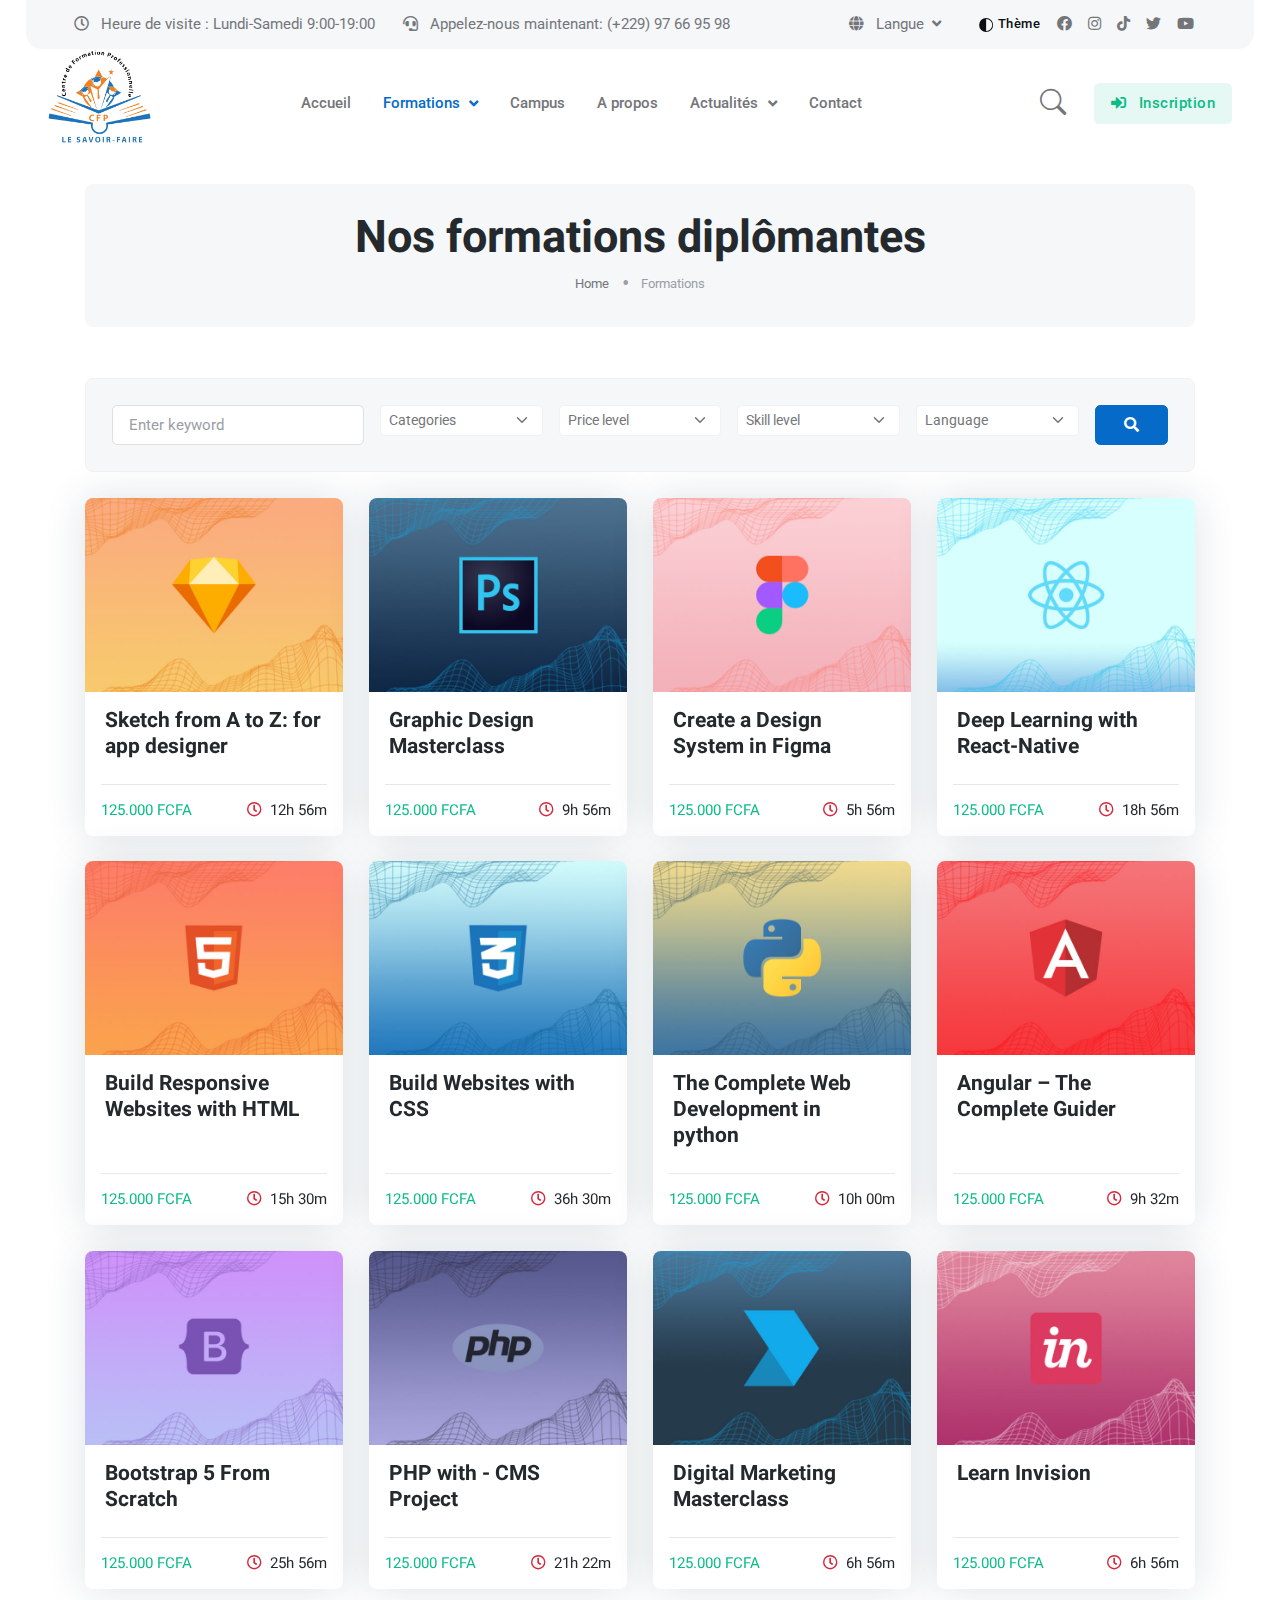
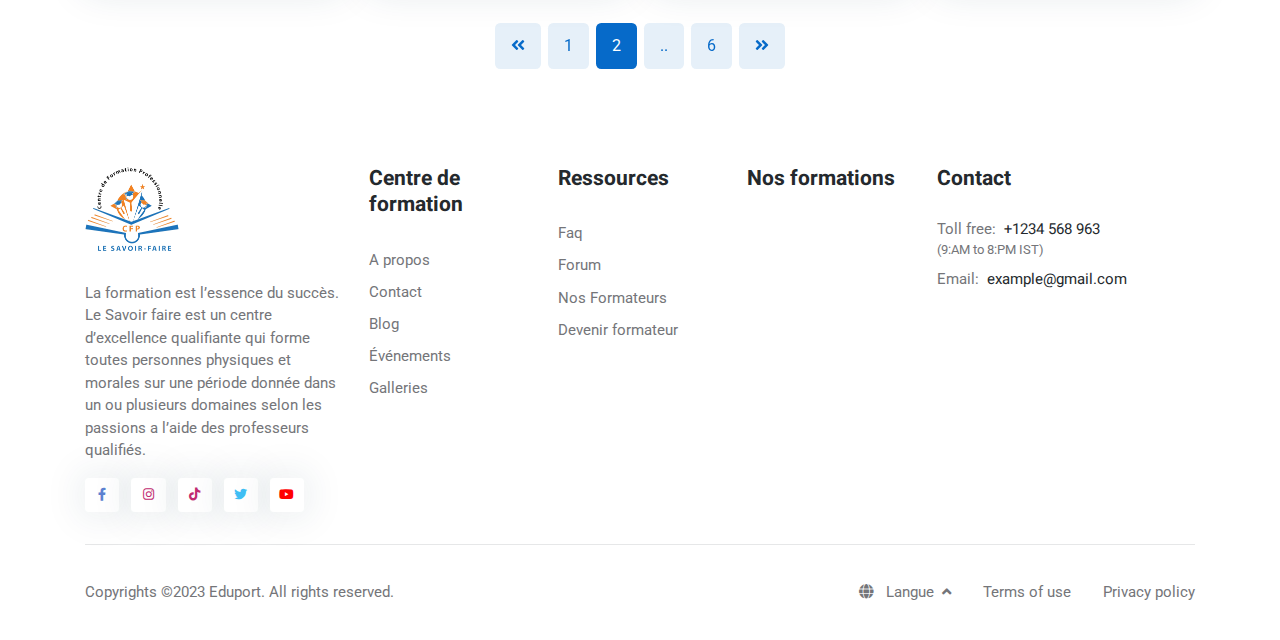
<file: formations.html>
<!DOCTYPE html>
<html lang="fr">
<head>
    <title>Nos Formations diplômantes | Centre de formation professionnel LE SAVOIR-FAIRE</title>

    <!-- Meta Tags -->
    <meta charset="utf-8">
    <meta content="width=device-width, initial-scale=1, shrink-to-fit=no" name="viewport">
    <meta content="Iso-Doss" name="author">
    <meta content="Centre de formation professionnel LE SAVOIR-FAIRE" name="description">

    <!-- Dark mode -->
    <script>
        const storedTheme = localStorage.getItem('theme')

        const getPreferredTheme = () => {
            if (storedTheme) {
                return storedTheme
            }
            return window.matchMedia('(prefers-color-scheme: dark)').matches ? 'dark' : 'light'
        }

        const setTheme = function (theme) {
            if (theme === 'auto' && window.matchMedia('(prefers-color-scheme: dark)').matches) {
                document.documentElement.setAttribute('data-bs-theme', 'dark')
            } else {
                document.documentElement.setAttribute('data-bs-theme', theme)
            }
        }

        setTheme(getPreferredTheme())

        window.addEventListener('DOMContentLoaded', () => {
            var el = document.querySelector('.theme-icon-active');
            if (el != 'undefined' && el != null) {
                const showActiveTheme = theme => {
                    const activeThemeIcon = document.querySelector('.theme-icon-active use')
                    const btnToActive = document.querySelector(`[data-bs-theme-value="${theme}"]`)
                    const svgOfActiveBtn = btnToActive.querySelector('.mode-switch use').getAttribute('href')

                    document.querySelectorAll('[data-bs-theme-value]').forEach(element => {
                        element.classList.remove('active')
                    })

                    btnToActive.classList.add('active')
                    activeThemeIcon.setAttribute('href', svgOfActiveBtn)
                }

                window.matchMedia('(prefers-color-scheme: dark)').addEventListener('change', () => {
                    if (storedTheme !== 'light' || storedTheme !== 'dark') {
                        setTheme(getPreferredTheme())
                    }
                })

                showActiveTheme(getPreferredTheme())

                document.querySelectorAll('[data-bs-theme-value]')
                    .forEach(toggle => {
                        toggle.addEventListener('click', () => {
                            const theme = toggle.getAttribute('data-bs-theme-value')
                            localStorage.setItem('theme', theme)
                            setTheme(theme)
                            showActiveTheme(theme)
                        })
                    })

            }
        })

    </script>

    <!-- Favicon -->
    <link href="assets/images/cfp-logo.png" rel="shortcut icon">

    <!-- Google Font -->
    <link href="https://fonts.googleapis.com" rel="preconnect">
    <link crossorigin href="https://fonts.gstatic.com" rel="preconnect">
    <link href="https://fonts.googleapis.com/css2?family=Heebo:wght@400;500;700&family=Roboto:wght@400;500;700&display=swap"
          rel="stylesheet">

    <!-- Plugins CSS -->
    <link href="assets/vendor/font-awesome/css/all.min.css" rel="stylesheet" type="text/css">
    <link href="assets/vendor/bootstrap-icons/bootstrap-icons.css" rel="stylesheet" type="text/css">
    <link href="assets/vendor/tiny-slider/tiny-slider.css" rel="stylesheet" type="text/css">
    <link href="assets/vendor/glightbox/css/glightbox.css" rel="stylesheet" type="text/css">

    <!-- Theme CSS -->
    <link href="assets/css/style.css" rel="stylesheet" type="text/css">

</head>

<body>

<!-- Top header START -->
<div class="navbar-top navbar-dark bg-light d-none d-xl-block py-2 mx-2 mx-md-4 rounded-bottom-4">
    <!--<div class="container">-->
    <div class="container-fluid px-3 px-xl-5">
        <div class="d-lg-flex justify-content-lg-between align-items-center">
            <!-- Navbar top Left-->

            <!-- Top info -->
            <ul class="nav align-items-center justify-content-center">
                <li class="nav-item me-3" data-bs-animation="false" data-bs-original-title="Nous sommes fermé les Dimanches" data-bs-placement="bottom"
                    data-bs-toggle="tooltip">
                    <span>
                        <i class="far fa-clock me-2"></i>
                        Heure de visite : Lundi-Samedi 9:00-19:00
                    </span>
                </li>
                <li class="nav-item">
                    <a class="nav-link" href="tel:+22997669598">
                        <i class="fas fa-headset me-2"></i>
                        Appelez-nous maintenant: (+229) 97 66 95 98
                    </a>
                </li>
            </ul>

            <!-- Navbar top Right-->
            <div class="nav d-flex align-items-center justify-content-center">
                <!-- Language -->
                <div class="dropdown me-3">
                    <a aria-expanded="false" aria-haspopup="true" class="nav-link dropdown-toggle" data-bs-toggle="dropdown"
                       href="#" id="dropdownLanguage">
                        <i class="fas fa-globe me-2"></i>
                        Langue
                    </a>
                    <div aria-labelledby="dropdownLanguage" class="dropdown-menu mt-2 min-w-auto shadow">
                        <a class="dropdown-item me-4" href="#">
                            <img alt="" class="fa-fw me-2" src="assets/images/flags/fr.svg">
                            Français
                        </a>
                        <a class="dropdown-item me-4" href="#">
                            <img alt="" class="fa-fw me-2" src="assets/images/flags/uk.svg">
                            English
                        </a>
                    </div>
                </div>

                <div class="dropdown">
                    <button aria-expanded="false" class="btn btn-light btn-sm lh-1 p-2 mb-0" data-bs-display="static" data-bs-toggle="dropdown"
                            id="bd-theme" type="button">
                        <svg class="bi bi-circle-half fa-fw theme-icon-active" fill="currentColor" height="14" viewBox="0 0 16 16"
                             width="14" xmlns="http://www.w3.org/2000/svg">
                            <path d="M8 15A7 7 0 1 0 8 1v14zm0 1A8 8 0 1 1 8 0a8 8 0 0 1 0 16z"/>
                            <use href="#"></use>
                        </svg>
                        Thème
                    </button>

                    <ul aria-labelledby="bd-theme" class="dropdown-menu min-w-auto dropdown-menu-end">
                        <li class="mb-1">
                            <button class="dropdown-item d-flex align-items-center" data-bs-theme-value="light"
                                    type="button">
                                <svg class="bi bi-brightness-high-fill fa-fw mode-switch me-1" fill="currentColor" height="16"
                                     viewBox="0 0 16 16" width="16">
                                    <path d="M12 8a4 4 0 1 1-8 0 4 4 0 0 1 8 0zM8 0a.5.5 0 0 1 .5.5v2a.5.5 0 0 1-1 0v-2A.5.5 0 0 1 8 0zm0 13a.5.5 0 0 1 .5.5v2a.5.5 0 0 1-1 0v-2A.5.5 0 0 1 8 13zm8-5a.5.5 0 0 1-.5.5h-2a.5.5 0 0 1 0-1h2a.5.5 0 0 1 .5.5zM3 8a.5.5 0 0 1-.5.5h-2a.5.5 0 0 1 0-1h2A.5.5 0 0 1 3 8zm10.657-5.657a.5.5 0 0 1 0 .707l-1.414 1.415a.5.5 0 1 1-.707-.708l1.414-1.414a.5.5 0 0 1 .707 0zm-9.193 9.193a.5.5 0 0 1 0 .707L3.05 13.657a.5.5 0 0 1-.707-.707l1.414-1.414a.5.5 0 0 1 .707 0zm9.193 2.121a.5.5 0 0 1-.707 0l-1.414-1.414a.5.5 0 0 1 .707-.707l1.414 1.414a.5.5 0 0 1 0 .707zM4.464 4.465a.5.5 0 0 1-.707 0L2.343 3.05a.5.5 0 1 1 .707-.707l1.414 1.414a.5.5 0 0 1 0 .708z"/>
                                    <use href="#"></use>
                                </svg>
                                Claire
                            </button>
                        </li>
                        <li class="mb-1">
                            <button class="dropdown-item d-flex align-items-center" data-bs-theme-value="dark"
                                    type="button">
                                <svg class="bi bi-moon-stars-fill fa-fw mode-switch me-1" fill="currentColor" height="16" viewBox="0 0 16 16"
                                     width="16" xmlns="http://www.w3.org/2000/svg">
                                    <path d="M6 .278a.768.768 0 0 1 .08.858 7.208 7.208 0 0 0-.878 3.46c0 4.021 3.278 7.277 7.318 7.277.527 0 1.04-.055 1.533-.16a.787.787 0 0 1 .81.316.733.733 0 0 1-.031.893A8.349 8.349 0 0 1 8.344 16C3.734 16 0 12.286 0 7.71 0 4.266 2.114 1.312 5.124.06A.752.752 0 0 1 6 .278z"/>
                                    <path d="M10.794 3.148a.217.217 0 0 1 .412 0l.387 1.162c.173.518.579.924 1.097 1.097l1.162.387a.217.217 0 0 1 0 .412l-1.162.387a1.734 1.734 0 0 0-1.097 1.097l-.387 1.162a.217.217 0 0 1-.412 0l-.387-1.162A1.734 1.734 0 0 0 9.31 6.593l-1.162-.387a.217.217 0 0 1 0-.412l1.162-.387a1.734 1.734 0 0 0 1.097-1.097l.387-1.162zM13.863.099a.145.145 0 0 1 .274 0l.258.774c.115.346.386.617.732.732l.774.258a.145.145 0 0 1 0 .274l-.774.258a1.156 1.156 0 0 0-.732.732l-.258.774a.145.145 0 0 1-.274 0l-.258-.774a1.156 1.156 0 0 0-.732-.732l-.774-.258a.145.145 0 0 1 0-.274l.774-.258c.346-.115.617-.386.732-.732L13.863.1z"/>
                                    <use href="#"></use>
                                </svg>
                                Sombre
                            </button>
                        </li>
                        <li>
                            <button class="dropdown-item d-flex align-items-center active" data-bs-theme-value="auto"
                                    type="button">
                                <svg class="bi bi-circle-half fa-fw mode-switch me-1" fill="currentColor" height="16" viewBox="0 0 16 16"
                                     width="16" xmlns="http://www.w3.org/2000/svg">
                                    <path d="M8 15A7 7 0 1 0 8 1v14zm0 1A8 8 0 1 1 8 0a8 8 0 0 1 0 16z"/>
                                    <use href="#"></use>
                                </svg>
                                Auto
                            </button>
                        </li>
                    </ul>
                </div>

                <!-- Top social -->
                <ul class="list-unstyled d-flex mb-0">
                    <li>
                        <a class="px-2 nav-link" href="#">
                            <i class="fab fa-facebook"></i>
                        </a>
                    </li>
                    <li>
                        <a class="px-2 nav-link" href="#">
                            <i class="fab fa-instagram"></i>
                        </a>
                    </li>
                    <li>
                        <a class="px-2 nav-link" href="#">
                            <i class="fab fa-tiktok"></i>
                        </a>
                    </li>
                    <li>
                        <a class="px-2 nav-link" href="#">
                            <i class="fab fa-twitter"></i>
                        </a>
                    </li>
                    <li>
                        <a class="ps-2 nav-link" href="#">
                            <i class="fab fa-youtube"></i>
                        </a>
                    </li>
                </ul>
            </div>
        </div>
    </div>
</div>
<!-- Top header END -->

<!-- Header START -->
<header class="navbar-light header-static navbar-sticky">
    <!-- Logo Nav START -->
    <nav class="navbar navbar-expand-xl">
        <div class="container-fluid px-3 px-xl-5">
            <!-- Logo START -->
            <a class="navbar-brand me-0" href="index.html">
                <img alt="logo" class="light-mode-item navbar-brand-item" src="assets/images/cfp-logo.png">
                <img alt="logo" class="dark-mode-item navbar-brand-item" src="assets/images/cfp-logo.png">
            </a>
            <!-- Logo END -->

            <!-- Responsive navbar toggler -->
            <button aria-controls="navbarCollapse" aria-expanded="false" aria-label="Toggle navigation"
                    class="navbar-toggler ms-auto" data-bs-target="#navbarCollapse" data-bs-toggle="collapse"
                    type="button">
				<span class="navbar-toggler-animation">
					<span></span>
					<span></span>
					<span></span>
				</span>
            </button>

            <!-- Main navbar START -->
            <div class="navbar-collapse collapse" id="navbarCollapse">

                <!-- Nav Search END -->
                <ul class="navbar-nav navbar-nav-scroll mx-auto">
                    <li class="nav-item">
                        <a class="nav-link" href="index.html">
                            Accueil
                        </a>
                    </li>

                    <li class="nav-item dropdown dropdown-fullwidth">
                        <a aria-expanded="false" aria-haspopup="true" class="nav-link dropdown-toggle active"
                           data-bs-toggle="dropdown" href="formations.html">
                            Formations
                        </a>

                        <div class="dropdown-menu dropdown-menu-end" data-bs-popper="none">
                            <div class="row p-4 g-4">

                                <div class="col-xl-12 col-xxl-12">

                                    <!-- Badge and icon -->
                                    <div class="d-flex justify-content-between mb-3">
                                        <div class="hstack gap-2">
                                            <h6 class="mb-0">Nos formations diplômantes</h6>
                                        </div>
                                        <a class="h6 text-primary fw-light mb-0" href="formations.html">
                                            Voir tous
                                        </a>
                                    </div>
                                    <hr>
                                </div>
                                <!-- Dropdown column item -->
                                <div class="col-xl-6 col-xxl-4">
                                    <ul class="list-unstyled">
                                        <li>
                                            <a class="dropdown-item" href="#">
                                                Transit international
                                            </a>
                                        </li>
                                        <li>
                                            <a class="dropdown-item" href="#">
                                                Billetterie
                                            </a>
                                        </li>
                                        <li>
                                            <a class="dropdown-item" href="#">
                                                Haute couture
                                            </a>
                                        </li>
                                        <li>
                                            <a class="dropdown-item" href="#">
                                                Haute couture
                                            </a>
                                        </li>
                                        <li>
                                            <a class="dropdown-item" href="#">
                                                Audiovisuel
                                            </a>
                                        </li>
                                        <li>
                                            <a class="dropdown-item" href="#">
                                                Auxiliaire de banque
                                            </a>
                                        </li>
                                        <li>
                                            <a class="dropdown-item" href="#">
                                                Secrétariat
                                            </a>
                                        </li>
                                        <li>
                                            <a class="dropdown-item" href="#">
                                                Informatique d'entreprise
                                            </a>
                                        </li>
                                        <li>
                                            <a class="dropdown-item" href="#">
                                                Création de site internet et de Marketing Digital
                                            </a>
                                        </li>
                                        <li>
                                            <a class="dropdown-item" href="#">
                                                Création de site internet, développement Web et Mobile
                                            </a>
                                        </li>
                                        <li>
                                            <a class="dropdown-item" href="#">
                                                Génie informatique
                                            </a>
                                        </li>
                                    </ul>
                                </div>

                                <!-- Dropdown column item -->
                                <div class="col-xl-6 col-xxl-4">
                                    <ul class="list-unstyled">
                                        <li>
                                            <a class="dropdown-item" href="#">
                                                Délégué médical
                                            </a>
                                        </li>
                                        <li>
                                            <a class="dropdown-item" href="#">
                                                Technicien de vente en pharmacie
                                            </a>
                                        </li>
                                        <li>
                                            <a class="dropdown-item" href="#">
                                                Hôtellerie et Restauration - Option formation professionnel
                                            </a>
                                        </li>
                                        <li>
                                            <a class="dropdown-item" href="#">
                                                Hôtellerie et Restauration - Option CAP
                                            </a>
                                        </li>
                                        <li>
                                            <a class="dropdown-item" href="#">
                                                Décoration
                                            </a>
                                        </li>
                                        <li>
                                            <a class="dropdown-item" href="#">
                                                Pâtisserie
                                            </a>
                                        </li>
                                        <li>
                                            <a class="dropdown-item" href="#">
                                                Décoration + Cuisine
                                            </a>
                                        </li>
                                        <li>
                                            <a class="dropdown-item" href="#">
                                                Pâtisserie + Cuisine
                                            </a>
                                        </li>
                                        <li>
                                            <a class="dropdown-item" href="#">
                                                Cuisine Théorie + Pratique
                                            </a>
                                        </li>
                                        <li>
                                            <a class="dropdown-item" href="#">
                                                Cuisine Pratique
                                            </a>
                                        </li>
                                        <li>
                                            <a class="dropdown-item" href="#">
                                                Sérigraphie & Graphisme
                                            </a>
                                        </li>
                                    </ul>
                                </div>

                                <!-- Dropdown column item -->
                                <div class="col-xl-6 col-xxl-4">
                                    <ul class="list-unstyled">
                                        <li>
                                            <a class="dropdown-item" href="#">
                                                Menuiserie aluminium
                                            </a>
                                        </li>
                                        <li>
                                            <a class="dropdown-item" href="#">
                                                Conduite des machines de manutention et de BTP - Option Cariste (Chariot
                                                élévateur)
                                            </a>
                                        </li>
                                        <li>
                                            <a class="dropdown-item" href="#">
                                                Conduite des machines de manutention et de BTP - Option choix d'un engin
                                            </a>
                                        </li>
                                        <li>
                                            <a class="dropdown-item" href="#">
                                                Conduite des machines de manutention et de BTP - Option tous engins
                                            </a>
                                        </li>
                                        <li>
                                            <a class="dropdown-item" href="#">
                                                Électricité bâtiment / Industrielle - Froid et climatisation - Énergie
                                                renouvelable
                                            </a>
                                        </li>
                                        <li>
                                            <a class="dropdown-item" href="#">
                                                Coiffure - Option Coupe homme
                                            </a>
                                        </li>
                                        <li>
                                            <a class="dropdown-item" href="#">
                                                Coiffure - Option Coupe femme
                                            </a>
                                        </li>
                                        <li>
                                            <a class="dropdown-item" href="#">
                                                Coiffure - Option Coupe homme + femme
                                            </a>
                                        </li>
                                        <li>
                                            <a class="dropdown-item" href="#">
                                                Esthétique
                                            </a>
                                        </li>
                                        <li>
                                            <a class="dropdown-item" href="#">
                                                Esthétique & Coiffure
                                            </a>
                                        </li>
                                    </ul>
                                </div>
                            </div>
                        </div>
                    </li>

                    <li class="nav-item">
                        <a class="nav-link" href="camps.html">
                            Campus
                        </a>
                    </li>

                    <li class="nav-item">
                        <a class="nav-link" href="a-propos.html">
                            A propos
                        </a>
                    </li>

                    <li class="nav-item dropdown">
                        <a aria-expanded="false" aria-haspopup="true" class="nav-link dropdown-toggle" data-bs-toggle="dropdown"
                           href="#" id="demoMenu">
                            Actualités
                        </a>
                        <ul aria-labelledby="demoMenu" class="dropdown-menu">
                            <li>
                                <a class="dropdown-item" href="blog.html">
                                    Blog
                                </a>
                            </li>
                            <li>
                                <a class="dropdown-item" href="forum.html">
                                    Forum
                                </a>
                            </li>
                            <li>
                                <a class="dropdown-item" href="galleries.html">
                                    Galleries
                                </a>
                            </li>
                            <li>
                                <a class="dropdown-item" href="evenements.html">
                                    Évènements
                                </a>
                            </li>
                        </ul>
                    </li>

                    <li class="nav-item">
                        <a class="nav-link" href="contact.html">
                            Contact
                        </a>
                    </li>

                </ul>

            </div>
            <!-- Main navbar END -->

            <!-- Nav Search START -->
            <div class="nav nav-item dropdown nav-search px-1 px-lg-3">
                <a aria-expanded="true" class="nav-link" data-bs-auto-close="outside" data-bs-display="static" data-bs-toggle="dropdown" href="#"
                   id="navSearch" role="button">
                    <i class="bi bi-search fs-4"> </i>
                </a>
                <div aria-labelledby="navSearch" class="dropdown-menu dropdown-menu-end shadow rounded p-2"
                     data-bs-popper="none">
                    <form class="input-group">
                        <input aria-label="Recherche" class="form-control border-primary" placeholder="Recherche..."
                               type="search">
                        <button class="btn btn-primary m-0" type="submit">Recherche</button>
                    </form>

                    <!-- Recent search -->
                    <ul class="list-group list-group-borderless p-2 small">
                        <li class="list-group-item d-flex justify-content-between align-items-center">
                            <span class="fw-bold">Recherches récentes : </span>
                            <button class="btn btn-sm btn-link mb-0 px-0">Tout effacer</button>
                        </li>
                        <li class="list-group-item text-primary-hover text-truncate">
                            <a class="text-body" href="#">
                                <i class="far fa-clock me-1"></i>
                                Cours de marketing numérique pour débutants
                            </a>
                        </li>
                        <li class="list-group-item text-primary-hover text-truncate">
                            <a class="text-body" href="#">
                                <i class="far fa-clock me-1"></i>
                                Cycle de vie du client
                            </a>
                        </li>
                        <li class="list-group-item text-primary-hover text-truncate">
                            <a class="text-body" href="#">
                                <i class="far fa-clock me-1"></i>
                                Qu'est-ce que la recherche ?
                            </a>
                        </li>
                        <li class="list-group-item text-primary-hover text-truncate">
                            <a class="text-body" href="#">
                                <i class="far fa-clock me-1"></i>
                                Facebook ADS
                            </a>
                        </li>
                    </ul>
                </div>
            </div>
            <!-- Nav Search END -->

            <!-- Inscription button  -->
            <div class="navbar-nav d-none d-lg-inline-block">
                <a class="btn btn-success-soft mb-0" href="inscription.html">
                    <i class="fas fa-sign-in-alt me-2"></i>
                    Inscription
                </a>
            </div>
        </div>
    </nav>
    <!-- Logo Nav END -->
</header>
<!-- Header END -->

<!-- **************** MAIN CONTENT START **************** -->
<main>

    <!-- =======================
    Page Banner START -->
    <section class="py-4">
        <div class="container">
            <div class="row">
                <div class="col-12">
                    <div class="bg-light p-4 text-center rounded-3">
                        <h1 class="m-0">Nos formations diplômantes</h1>
                        <!-- Breadcrumb -->
                        <div class="d-flex justify-content-center">
                            <nav aria-label="breadcrumb">
                                <ol class="breadcrumb breadcrumb-dots mb-0">
                                    <li class="breadcrumb-item"><a href="#">Home</a></li>
                                    <li aria-current="page" class="breadcrumb-item active">Formations</li>
                                </ol>
                            </nav>
                        </div>
                    </div>
                </div>
            </div>
        </div>
    </section>
    <!-- =======================
    Page Banner END -->

    <!-- =======================
    Page content START -->
    <section class="pt-0">
        <div class="container">

            <!-- Filter bar START -->
            <form class="bg-light border p-4 rounded-3 my-4 z-index-9 position-relative">
                <div class="row g-3">
                    <!-- Input -->
                    <div class="col-xl-3">
                        <input class="form-control me-1" placeholder="Enter keyword" type="search">
                    </div>

                    <!-- Select item -->
                    <div class="col-xl-8">
                        <div class="row g-3">
                            <!-- Select items -->
                            <div class="col-sm-6 col-md-3 pb-2 pb-md-0">
                                <select aria-label=".form-select-sm example" class="form-select form-select-sm">
                                    <option value="">Categories</option>
                                    <option>All</option>
                                    <option>Development</option>
                                    <option>Design</option>
                                    <option>Accounting</option>
                                    <option>Translation</option>
                                    <option>Finance</option>
                                    <option>Legal</option>
                                    <option>Photography</option>
                                    <option>Writing</option>
                                    <option>Marketing</option>
                                </select>
                            </div>

                            <!-- Search item -->
                            <div class="col-sm-6 col-md-3 pb-2 pb-md-0">
                                <select aria-label=".form-select-sm example" class="form-select form-select-sm">
                                    <option value="">Price level</option>
                                    <option>All</option>
                                    <option>Free</option>
                                    <option>Paid</option>
                                </select>
                            </div>

                            <!-- Search item -->
                            <div class="col-sm-6 col-md-3 pb-2 pb-md-0">
                                <select aria-label=".form-select-sm example" class="form-select form-select-sm">
                                    <option value="">Skill level</option>
                                    <option>All levels</option>
                                    <option>Beginner</option>
                                    <option>Intermediate</option>
                                    <option>Advanced</option>
                                </select>
                            </div>

                            <!-- Search item -->
                            <div class="col-sm-6 col-md-3 pb-2 pb-md-0">
                                <select aria-label=".form-select-sm example" class="form-select form-select-sm">
                                    <option value="">Language</option>
                                    <option>English</option>
                                    <option>Francas</option>
                                    <option>Russian</option>
                                    <option>Hindi</option>
                                    <option>Bengali</option>
                                    <option>Spanish</option>
                                </select>
                            </div>
                        </div> <!-- Row END -->
                    </div>
                    <!-- Button -->
                    <div class="col-xl-1">
                        <button class="btn btn-primary mb-0 rounded z-index-1 w-100" type="button"><i
                                class="fas fa-search"></i></button>
                    </div>
                </div> <!-- Row END -->
            </form>
            <!-- Filter bar END -->

            <div class="row mt-3">
                <!-- Main content START -->
                <div class="col-12">

                    <!-- Course Grid START -->
                    <div class="row g-4">

                        <!-- Card item START -->
                        <div class="col-sm-6 col-lg-4 col-xl-3">
                            <div class="card shadow h-100">
                                <!-- Image -->
                                <img alt="course image" class="card-img-top" src="assets/images/courses/4by3/08.jpg">
                                <!-- Card body -->
                                <div class="card-body pb-0">
                                    <!-- Title -->
                                    <h5 class="card-title"><a href="#">Sketch from A to Z: for app designer</a></h5>
                                </div>
                                <!-- Card footer -->
                                <div class="card-footer pt-0 pb-3">
                                    <hr>
                                    <div class="d-flex justify-content-between">
                                        <span class="h6 fw-light mb-0 text-success">125.000 FCFA</span>
                                        <span class="h6 fw-light mb-0"><i class="far fa-clock text-danger me-2"></i>12h 56m</span>
                                    </div>
                                </div>
                            </div>
                        </div>
                        <!-- Card item END -->

                        <!-- Card item START -->
                        <div class="col-sm-6 col-lg-4 col-xl-3">
                            <div class="card shadow h-100">
                                <!-- Image -->
                                <img alt="course image" class="card-img-top" src="assets/images/courses/4by3/02.jpg">
                                <div class="card-body pb-0">
                                    <!-- Title -->
                                    <h5 class="card-title"><a href="#">Graphic Design Masterclass</a></h5>
                                </div>
                                <!-- Card footer -->
                                <div class="card-footer pt-0 pb-3">
                                    <hr>
                                    <div class="d-flex justify-content-between">
                                        <span class="h6 fw-light mb-0 text-success">125.000 FCFA</span>
                                        <span class="h6 fw-light mb-0"><i class="far fa-clock text-danger me-2"></i>9h 56m</span>
                                    </div>
                                </div>
                            </div>
                        </div>
                        <!-- Card item END -->

                        <!-- Card item START -->
                        <div class="col-sm-6 col-lg-4 col-xl-3">
                            <div class="card shadow h-100">
                                <!-- Image -->
                                <img alt="course image" class="card-img-top" src="assets/images/courses/4by3/03.jpg">
                                <div class="card-body pb-0">
                                    <!-- Title -->
                                    <h5 class="card-title"><a href="#">Create a Design System in Figma</a></h5>
                                </div>
                                <!-- Card footer -->
                                <div class="card-footer pt-0 pb-3">
                                    <hr>
                                    <div class="d-flex justify-content-between">
                                        <span class="h6 fw-light mb-0 text-success">125.000 FCFA</span>
                                        <span class="h6 fw-light mb-0"><i class="far fa-clock text-danger me-2"></i>5h 56m</span>
                                    </div>
                                </div>
                            </div>
                        </div>
                        <!-- Card item END -->

                        <!-- Card item START -->
                        <div class="col-sm-6 col-lg-4 col-xl-3">
                            <div class="card shadow h-100">
                                <!-- Image -->
                                <img alt="course image" class="card-img-top" src="assets/images/courses/4by3/07.jpg">
                                <div class="card-body pb-0">
                                    <!-- Title -->
                                    <h5 class="card-title"><a href="#">Deep Learning with React-Native </a></h5>
                                </div>
                                <!-- Card footer -->
                                <div class="card-footer pt-0 pb-3">
                                    <hr>
                                    <div class="d-flex justify-content-between">
                                        <span class="h6 fw-light mb-0 text-success">125.000 FCFA</span>
                                        <span class="h6 fw-light mb-0"><i class="far fa-clock text-danger me-2"></i>18h 56m</span>
                                    </div>
                                </div>
                            </div>
                        </div>
                        <!-- Card item END -->

                        <!-- Card item START -->
                        <div class="col-sm-6 col-lg-4 col-xl-3">
                            <div class="card shadow h-100">
                                <!-- Image -->
                                <img alt="course image" class="card-img-top" src="assets/images/courses/4by3/11.jpg">
                                <div class="card-body pb-0">
                                    <!-- Title -->
                                    <h5 class="card-title"><a href="#">Build Responsive Websites with HTML</a></h5>
                                </div>
                                <!-- Card footer -->
                                <div class="card-footer pt-0 pb-3">
                                    <hr>
                                    <div class="d-flex justify-content-between">
                                        <span class="h6 fw-light mb-0 text-success">125.000 FCFA</span>
                                        <span class="h6 fw-light mb-0"><i class="far fa-clock text-danger me-2"></i>15h 30m</span>
                                    </div>
                                </div>
                            </div>
                        </div>
                        <!-- Card item END -->

                        <!-- Card item START -->
                        <div class="col-sm-6 col-lg-4 col-xl-3">
                            <div class="card shadow h-100">
                                <!-- Image -->
                                <img alt="course image" class="card-img-top" src="assets/images/courses/4by3/12.jpg">
                                <div class="card-body pb-0">
                                    <!-- Title -->
                                    <h5 class="card-title"><a href="#">Build Websites with CSS</a></h5>
                                </div>
                                <!-- Card footer -->
                                <div class="card-footer pt-0 pb-3">
                                    <hr>
                                    <div class="d-flex justify-content-between">
                                        <span class="h6 fw-light mb-0 text-success">125.000 FCFA</span>
                                        <span class="h6 fw-light mb-0"><i class="far fa-clock text-danger me-2"></i>36h 30m</span>
                                    </div>
                                </div>
                            </div>
                        </div>
                        <!-- Card item END -->

                        <!-- Card item START -->
                        <div class="col-sm-6 col-lg-4 col-xl-3">
                            <div class="card shadow h-100">
                                <!-- Image -->
                                <img alt="course image" class="card-img-top" src="assets/images/courses/4by3/05.jpg">
                                <div class="card-body pb-0">
                                    <!-- Title -->
                                    <h5 class="card-title"><a href="#">The Complete Web Development in python</a></h5>
                                </div>
                                <!-- Card footer -->
                                <div class="card-footer pt-0 pb-3">
                                    <hr>
                                    <div class="d-flex justify-content-between">
                                        <span class="h6 fw-light mb-0 text-success">125.000 FCFA</span>
                                        <span class="h6 fw-light mb-0"><i class="far fa-clock text-danger me-2"></i>10h 00m</span>
                                    </div>
                                </div>
                            </div>
                        </div>
                        <!-- Card item END -->

                        <!-- Card item START -->
                        <div class="col-sm-6 col-lg-4 col-xl-3">
                            <div class="card shadow h-100">
                                <!-- Image -->
                                <img alt="course image" class="card-img-top" src="assets/images/courses/4by3/06.jpg">
                                <div class="card-body pb-0">
                                    <!-- Title -->
                                    <h5 class="card-title"><a href="#">Angular – The Complete Guider</a></h5>
                                </div>
                                <!-- Card footer -->
                                <div class="card-footer pt-0 pb-3">
                                    <hr>
                                    <div class="d-flex justify-content-between">
                                        <span class="h6 fw-light mb-0 text-success">125.000 FCFA</span>
                                        <span class="h6 fw-light mb-0"><i class="far fa-clock text-danger me-2"></i>9h 32m</span>
                                    </div>
                                </div>
                            </div>
                        </div>
                        <!-- Card item END -->

                        <!-- Card item START -->
                        <div class="col-sm-6 col-lg-4 col-xl-3">
                            <div class="card shadow h-100">
                                <!-- Image -->
                                <img alt="course image" class="card-img-top" src="assets/images/courses/4by3/10.jpg">
                                <div class="card-body pb-0">
                                    <!-- Title -->
                                    <h5 class="card-title"><a href="#">Bootstrap 5 From Scratch</a></h5>
                                </div>
                                <!-- Card footer -->
                                <div class="card-footer pt-0 pb-3">
                                    <hr>
                                    <div class="d-flex justify-content-between">
                                        <span class="h6 fw-light mb-0 text-success">125.000 FCFA</span>
                                        <span class="h6 fw-light mb-0"><i class="far fa-clock text-danger me-2"></i>25h 56m</span>
                                    </div>
                                </div>
                            </div>
                        </div>
                        <!-- Card item END -->

                        <!-- Card item START -->
                        <div class="col-sm-6 col-lg-4 col-xl-3">
                            <div class="card shadow h-100">
                                <!-- Image -->
                                <img alt="course image" class="card-img-top" src="assets/images/courses/4by3/13.jpg">
                                <div class="card-body pb-0">
                                    <!-- Title -->
                                    <h5 class="card-title"><a href="#">PHP with - CMS Project</a></h5>
                                </div>
                                <!-- Card footer -->
                                <div class="card-footer pt-0 pb-3">
                                    <hr>
                                    <div class="d-flex justify-content-between">
                                        <span class="h6 fw-light mb-0 text-success">125.000 FCFA</span>
                                        <span class="h6 fw-light mb-0"><i class="far fa-clock text-danger me-2"></i>21h 22m</span>
                                    </div>
                                </div>
                            </div>
                        </div>
                        <!-- Card item END -->

                        <!-- Card item START -->
                        <div class="col-sm-6 col-lg-4 col-xl-3">
                            <div class="card shadow h-100">
                                <!-- Image -->
                                <img alt="course image" class="card-img-top" src="assets/images/courses/4by3/01.jpg">
                                <div class="card-body pb-0">
                                    <!-- Title -->
                                    <h5 class="card-title"><a href="#">Digital Marketing Masterclass</a></h5>
                                </div>
                                <!-- Card footer -->
                                <div class="card-footer pt-0 pb-3">
                                    <hr>
                                    <div class="d-flex justify-content-between">
                                        <span class="h6 fw-light mb-0 text-success">125.000 FCFA</span>
                                        <span class="h6 fw-light mb-0"><i class="far fa-clock text-danger me-2"></i>6h 56m</span>
                                    </div>
                                </div>
                            </div>
                        </div>
                        <!-- Card item END -->

                        <!-- Card item START -->
                        <div class="col-sm-6 col-lg-4 col-xl-3">
                            <div class="card shadow h-100">
                                <!-- Image -->
                                <img alt="course image" class="card-img-top" src="assets/images/courses/4by3/04.jpg">
                                <div class="card-body pb-0">
                                    <!-- Title -->
                                    <h5 class="card-title"><a href="#">Learn Invision</a></h5>
                                </div>
                                <!-- Card footer -->
                                <div class="card-footer pt-0 pb-3">
                                    <hr>
                                    <div class="d-flex justify-content-between mt-2">
                                        <span class="h6 fw-light mb-0 text-success">125.000 FCFA</span>
                                        <span class="h6 fw-light mb-0"><i class="far fa-clock text-danger me-2"></i>6h 56m</span>
                                    </div>
                                </div>
                            </div>
                        </div>
                        <!-- Card item END -->

                    </div>
                    <!-- Course Grid END -->

                    <!-- Pagination START -->
                    <div class="col-12">
                        <nav aria-label="navigation" class="mt-4 d-flex justify-content-center">
                            <ul class="pagination pagination-primary-soft d-inline-block d-md-flex rounded mb-0">
                                <li class="page-item mb-0"><a class="page-link" href="#" tabindex="-1"><i
                                        class="fas fa-angle-double-left"></i></a></li>
                                <li class="page-item mb-0"><a class="page-link" href="#">1</a></li>
                                <li class="page-item mb-0 active"><a class="page-link" href="#">2</a></li>
                                <li class="page-item mb-0"><a class="page-link" href="#">..</a></li>
                                <li class="page-item mb-0"><a class="page-link" href="#">6</a></li>
                                <li class="page-item mb-0"><a class="page-link" href="#"><i
                                        class="fas fa-angle-double-right"></i></a></li>
                            </ul>
                        </nav>
                    </div>
                    <!-- Pagination END -->
                </div>
                <!-- Main content END -->
            </div><!-- Row END -->
        </div>
    </section>
    <!-- =======================
    Page content END -->
</main>
<!-- **************** MAIN CONTENT END **************** -->

<!-- =======================
Footer START -->
<footer class="pt-5">
    <div class="container">
        <!-- Row START -->
        <div class="row g-4">

            <!-- Widget 1 START -->
            <div class="col-lg-3">
                <!-- logo -->
                <a class="me-0" href="/">
                    <img alt="logo" class="light-mode-item h-100px" src="assets/images/cfp-logo.png">
                    <img alt="logo" class="dark-mode-item h-100px" src="assets/images/cfp-logo.png">
                </a>
                <p class="my-3">
                    La formation est l’essence du succès. Le Savoir faire est un centre d’excellence qualifiante qui
                    forme toutes personnes physiques et morales sur une période donnée dans un ou plusieurs domaines
                    selon les passions a l’aide des professeurs qualifiés.
                </p>
                <!-- Social media icon -->
                <ul class="list-inline mb-0 mt-3">
                    <li class="list-inline-item">
                        <a class="btn btn-white btn-sm shadow px-2 text-facebook" href="#">
                            <i class="fab fa-fw fa-facebook-f"></i>
                        </a>
                    </li>

                    <li class="list-inline-item">
                        <a class="btn btn-white btn-sm shadow px-2 text-instagram" href="#">
                            <i class="fab fa-fw fa-instagram"></i>
                        </a>
                    </li>

                    <li class="list-inline-item">
                        <a class="btn btn-white btn-sm shadow px-2 text-instagram" href="#">
                            <i class="fab fa-fw fa-tiktok"></i>
                        </a>
                    </li>

                    <li class="list-inline-item">
                        <a class="btn btn-white btn-sm shadow px-2 text-twitter" href="#">
                            <i class="fab fa-fw fa-twitter"></i>
                        </a>
                    </li>

                    <li class="list-inline-item">
                        <a class="btn btn-white btn-sm shadow px-2 text-youtube" href="#">
                            <i class="fab fa-fw fa-youtube"></i>
                        </a>
                    </li>
                </ul>
            </div>
            <!-- Widget 1 END -->

            <!-- Widget 2 START -->
            <div class="col-lg-6">
                <div class="row g-4">
                    <!-- Link block -->
                    <div class="col-6 col-md-4 mt-4">
                        <h5 class="mb-2 mb-md-4">Centre de formation</h5>
                        <ul class="nav flex-column">
                            <li class="nav-item"><a class="nav-link" href="#">A propos</a></li>
                            <li class="nav-item"><a class="nav-link" href="#">Contact</a></li>
                            <li class="nav-item"><a class="nav-link" href="#">Blog</a></li>
                            <li class="nav-item"><a class="nav-link" href="#">Événements</a></li>
                            <li class="nav-item"><a class="nav-link" href="#">Galleries</a></li>
                        </ul>
                    </div>

                    <!-- Link block -->
                    <div class="col-6 col-md-4 mt-4">
                        <h5 class="mb-2 mb-md-4">Ressources</h5>
                        <ul class="nav flex-column">
                            <li class="nav-item"><a class="nav-link" href="#">Faq</a></li>
                            <li class="nav-item"><a class="nav-link" href="#">Forum</a></li>
                            <li class="nav-item"><a class="nav-link" href="#">Nos Formateurs</a></li>
                            <li class="nav-item"><a class="nav-link" href="#">Devenir formateur</a></li>
                        </ul>
                    </div>

                    <!-- Link block -->
                    <div class="col-6 col-md-4 mt-4">
                        <h5 class="mb-2 mb-md-4">Nos formations</h5>
                        <ul class="nav flex-column">
                            <li class="nav-item"><a class="nav-link" href="#"></a></li>
                            <li class="nav-item"><a class="nav-link" href="#"></a></li>
                            <li class="nav-item"><a class="nav-link" href="#"></a></li>
                            <li class="nav-item"><a class="nav-link" href="#"></a></li>
                            <li class="nav-item"><a class="nav-link" href="#"></a></li>
                        </ul>
                    </div>
                </div>
            </div>
            <!-- Widget 2 END -->

            <!-- Widget 3 START -->
            <div class="col-lg-3 mt-4">
                <h5 class="mb-2 mb-md-4">Contact</h5>
                <!-- Time -->
                <p class="mb-2">
                    Toll free:<span class="h6 fw-light ms-2">+1234 568 963</span>
                    <span class="d-block small">(9:AM to 8:PM IST)</span>
                </p>

                <p class="mb-0">Email:<span class="h6 fw-light ms-2">example@gmail.com</span></p>
            </div>
            <!-- Widget 3 END -->
        </div><!-- Row END -->

        <!-- Divider -->
        <hr class="mt-4 mb-0">

        <!-- Bottom footer -->
        <div class="py-3">
            <div class="container px-0">
                <div class="d-lg-flex justify-content-between align-items-center py-3 text-center text-md-left">
                    <!-- copyright text -->
                    <div class="text-primary-hover"> Copyrights <a class="text-body" href="#">©2023 Eduport</a>. All
                        rights reserved.
                    </div>
                    <!-- copyright links-->
                    <div class="justify-content-center mt-3 mt-lg-0">
                        <ul class="nav list-inline justify-content-center mb-0">
                            <li class="list-inline-item">
                                <!-- Language selector -->
                                <div class="dropup mt-0 text-center text-sm-end">
                                    <a aria-expanded="false" class="dropdown-toggle nav-link" data-bs-toggle="dropdown" href="#"
                                       id="languageSwitcher" role="button">
                                        <i class="fas fa-globe me-2"></i>
                                        Langue
                                    </a>
                                    <ul aria-labelledby="languageSwitcher" class="dropdown-menu min-w-auto">
                                        <li>
                                            <a class="dropdown-item me-4" href="#">
                                                <img alt="" class="fa-fw me-2" src="assets/images/flags/sp.svg">
                                                French
                                            </a>
                                        </li>
                                        <li>
                                            <a class="dropdown-item me-4" href="#">
                                                <img alt="" class="fa-fw me-2" src="assets/images/flags/uk.svg">
                                                English
                                            </a>
                                        </li>
                                    </ul>
                                </div>
                            </li>
                            <li class="list-inline-item"><a class="nav-link" href="#">Terms of use</a></li>
                            <li class="list-inline-item"><a class="nav-link pe-0" href="#">Privacy policy</a></li>
                        </ul>
                    </div>
                </div>
            </div>
        </div>
    </div>
</footer>
<!-- =======================
Footer END -->

<!--&lt;!&ndash; Cookie alert box START &ndash;&gt;-->
<!--<div class="alert alert-light fade show position-fixed start-0 bottom-0 z-index-99 rounded-3 shadow p-4 ms-3 mb-3 col-10 col-md-4 col-lg-3 col-xxl-2"-->
<!--     role="alert">-->
<!--    <div class="text-dark text-center">-->
<!--        &lt;!&ndash; Image &ndash;&gt;-->
<!--        <img src="assets/images/element/27.svg" class="h-50px mb-3" alt="cookie">-->
<!--        &lt;!&ndash; Content &ndash;&gt;-->
<!--        <p class="mb-0">-->
<!--            Ce site web stocke des cookies sur votre ordinateur. Pour en savoir plus sur les cookies que nous utilisons,-->
<!--            consultez notre site Web.-->
<!--            <a class="text-dark" href="#">-->
<!--                <u> Politique de confidentialité</u>-->
<!--            </a>-->
<!--        </p>-->
<!--        &lt;!&ndash; Buttons &ndash;&gt;-->
<!--        <div class="mt-3">-->
<!--            <button type="button" class="btn btn-success-soft btn-sm mb-0" data-bs-dismiss="alert" aria-label="Close">-->
<!--                <span aria-hidden="true">Accepter</span>-->
<!--            </button>-->
<!--            <button type="button" class="btn btn-danger-soft btn-sm mb-0" data-bs-dismiss="alert" aria-label="Close">-->
<!--                <span aria-hidden="true">Décliner</span>-->
<!--            </button>-->
<!--        </div>-->
<!--    </div>-->
<!--</div>-->
<!--&lt;!&ndash; Cookie alert box END &ndash;&gt;-->

<!--&lt;!&ndash; Admission alert box START &ndash;&gt;-->
<!--<div class="alert alert-light alert-dismissible fade show position-fixed bottom-0 start-50 translate-middle-x z-index-99 d-lg-flex justify-content-between align-items-center shadow p-4 col-9 col-md-7 col-xxl-5"-->
<!--     role="alert">-->
<!--    <div>-->
<!--        <h4 class="text-dark">Les inscriptions sont ouvertes !</h4>-->
<!--        <p class="m-0 pe-3">-->
<!--            Nous sommes impatients de vous accueillir et de travailler vous et de faire la différence dans leur-->
<!--            carrière. Vous formez pour les métiers de d'aujourd'hui et de demain, c'est ce que nous avons toujours voulu-->
<!--            être.-->
<!--        </p>-->
<!--    </div>-->
<!--    <div class="d-flex mt-3 mt-lg-0">-->
<!--        <a href="inscription.html" class="btn btn-success btn-sm mb-0 me-2" data-bs-dismiss="alert" aria-label="Close">-->
<!--            <span aria-hidden="true">Inscription</span>-->
<!--        </a>-->
<!--        <div class="position-absolute end-0 top-0 mt-n3 me-n3">-->
<!--            <button type="button" class="btn btn-danger btn-round btn-sm mb-0" data-bs-dismiss="alert"-->
<!--                    aria-label="Close">-->
<!--                <span aria-hidden="true">-->
<!--                    <i class="bi bi-x-lg"></i>-->
<!--                </span>-->
<!--            </button>-->
<!--        </div>-->
<!--    </div>-->
<!--</div>-->
<!--&lt;!&ndash; Admission alert box END &ndash;&gt;-->

<!-- Back to top -->
<div class="back-top"><i class="bi bi-arrow-up-short position-absolute top-50 start-50 translate-middle"></i></div>

<!-- Bootstrap JS -->
<script src="assets/vendor/bootstrap/dist/js/bootstrap.bundle.min.js"></script>

<!-- Vendors -->
<script src="assets/vendor/tiny-slider/tiny-slider.js"></script>
<script src="assets/vendor/glightbox/js/glightbox.js"></script>
<script src="assets/vendor/purecounterjs/dist/purecounter_vanilla.js"></script>

<!-- Template Functions -->
<script src="assets/js/functions.js"></script>

</body>
</file>
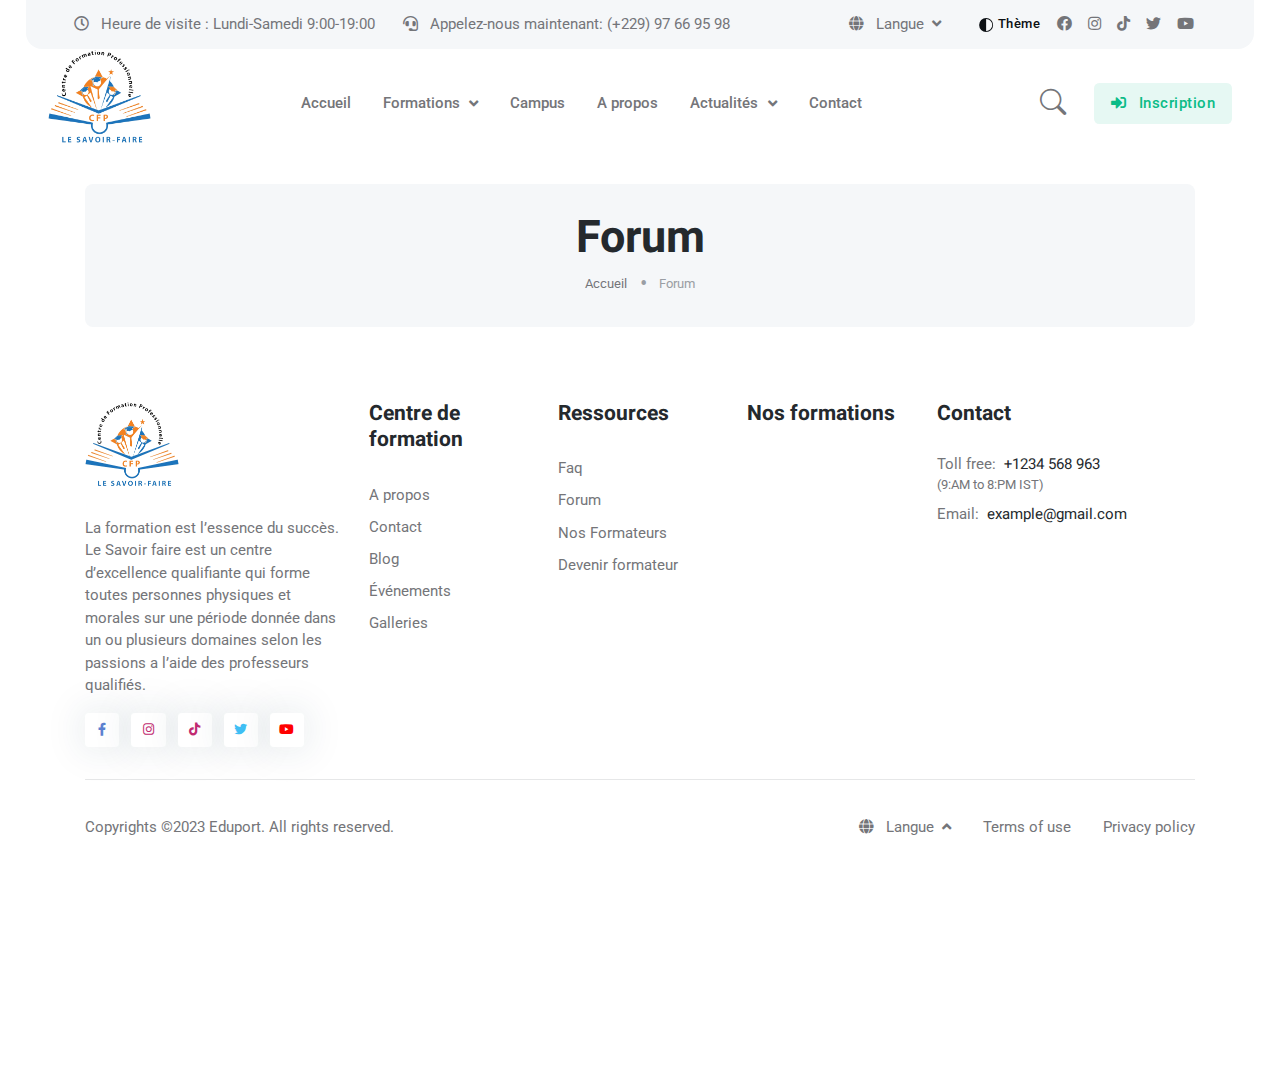
<file: forum.html>
<!DOCTYPE html>
<html lang="fr">
<head>
    <title>Forum | Centre de formation professionnel LE SAVOIR-FAIRE</title>

    <!-- Meta Tags -->
    <meta charset="utf-8">
    <meta content="width=device-width, initial-scale=1, shrink-to-fit=no" name="viewport">
    <meta content="Iso-Doss" name="author">
    <meta content="Centre de formation professionnel LE SAVOIR-FAIRE" name="description">

    <!-- Dark mode -->
    <script>
        const storedTheme = localStorage.getItem('theme')

        const getPreferredTheme = () => {
            if (storedTheme) {
                return storedTheme
            }
            return window.matchMedia('(prefers-color-scheme: dark)').matches ? 'dark' : 'light'
        }

        const setTheme = function (theme) {
            if (theme === 'auto' && window.matchMedia('(prefers-color-scheme: dark)').matches) {
                document.documentElement.setAttribute('data-bs-theme', 'dark')
            } else {
                document.documentElement.setAttribute('data-bs-theme', theme)
            }
        }

        setTheme(getPreferredTheme())

        window.addEventListener('DOMContentLoaded', () => {
            var el = document.querySelector('.theme-icon-active');
            if (el != 'undefined' && el != null) {
                const showActiveTheme = theme => {
                    const activeThemeIcon = document.querySelector('.theme-icon-active use')
                    const btnToActive = document.querySelector(`[data-bs-theme-value="${theme}"]`)
                    const svgOfActiveBtn = btnToActive.querySelector('.mode-switch use').getAttribute('href')

                    document.querySelectorAll('[data-bs-theme-value]').forEach(element => {
                        element.classList.remove('active')
                    })

                    btnToActive.classList.add('active')
                    activeThemeIcon.setAttribute('href', svgOfActiveBtn)
                }

                window.matchMedia('(prefers-color-scheme: dark)').addEventListener('change', () => {
                    if (storedTheme !== 'light' || storedTheme !== 'dark') {
                        setTheme(getPreferredTheme())
                    }
                })

                showActiveTheme(getPreferredTheme())

                document.querySelectorAll('[data-bs-theme-value]')
                    .forEach(toggle => {
                        toggle.addEventListener('click', () => {
                            const theme = toggle.getAttribute('data-bs-theme-value')
                            localStorage.setItem('theme', theme)
                            setTheme(theme)
                            showActiveTheme(theme)
                        })
                    })

            }
        })

    </script>

    <!-- Favicon -->
    <link href="assets/images/cfp-logo.png" rel="shortcut icon">

    <!-- Google Font -->
    <link href="https://fonts.googleapis.com" rel="preconnect">
    <link crossorigin href="https://fonts.gstatic.com" rel="preconnect">
    <link href="https://fonts.googleapis.com/css2?family=Heebo:wght@400;500;700&family=Roboto:wght@400;500;700&display=swap"
          rel="stylesheet">

    <!-- Plugins CSS -->
    <link href="assets/vendor/font-awesome/css/all.min.css" rel="stylesheet" type="text/css">
    <link href="assets/vendor/bootstrap-icons/bootstrap-icons.css" rel="stylesheet" type="text/css">
    <link href="assets/vendor/tiny-slider/tiny-slider.css" rel="stylesheet" type="text/css">
    <link href="assets/vendor/glightbox/css/glightbox.css" rel="stylesheet" type="text/css">

    <!-- Theme CSS -->
    <link href="assets/css/style.css" rel="stylesheet" type="text/css">

</head>

<body>

<!-- Top header START -->
<div class="navbar-top navbar-dark bg-light d-none d-xl-block py-2 mx-2 mx-md-4 rounded-bottom-4">
    <!--<div class="container">-->
    <div class="container-fluid px-3 px-xl-5">
        <div class="d-lg-flex justify-content-lg-between align-items-center">
            <!-- Navbar top Left-->

            <!-- Top info -->
            <ul class="nav align-items-center justify-content-center">
                <li class="nav-item me-3" data-bs-animation="false" data-bs-original-title="Nous sommes fermé les Dimanches" data-bs-placement="bottom"
                    data-bs-toggle="tooltip">
                    <span>
                        <i class="far fa-clock me-2"></i>
                        Heure de visite : Lundi-Samedi 9:00-19:00
                    </span>
                </li>
                <li class="nav-item">
                    <a class="nav-link" href="tel:+22997669598">
                        <i class="fas fa-headset me-2"></i>
                        Appelez-nous maintenant: (+229) 97 66 95 98
                    </a>
                </li>
            </ul>

            <!-- Navbar top Right-->
            <div class="nav d-flex align-items-center justify-content-center">
                <!-- Language -->
                <div class="dropdown me-3">
                    <a aria-expanded="false" aria-haspopup="true" class="nav-link dropdown-toggle" data-bs-toggle="dropdown"
                       href="#" id="dropdownLanguage">
                        <i class="fas fa-globe me-2"></i>
                        Langue
                    </a>
                    <div aria-labelledby="dropdownLanguage" class="dropdown-menu mt-2 min-w-auto shadow">
                        <a class="dropdown-item me-4" href="#">
                            <img alt="" class="fa-fw me-2" src="assets/images/flags/fr.svg">
                            Français
                        </a>
                        <a class="dropdown-item me-4" href="#">
                            <img alt="" class="fa-fw me-2" src="assets/images/flags/uk.svg">
                            English
                        </a>
                    </div>
                </div>

                <div class="dropdown">
                    <button aria-expanded="false" class="btn btn-light btn-sm lh-1 p-2 mb-0" data-bs-display="static" data-bs-toggle="dropdown"
                            id="bd-theme" type="button">
                        <svg class="bi bi-circle-half fa-fw theme-icon-active" fill="currentColor" height="14" viewBox="0 0 16 16"
                             width="14" xmlns="http://www.w3.org/2000/svg">
                            <path d="M8 15A7 7 0 1 0 8 1v14zm0 1A8 8 0 1 1 8 0a8 8 0 0 1 0 16z"/>
                            <use href="#"></use>
                        </svg>
                        Thème
                    </button>

                    <ul aria-labelledby="bd-theme" class="dropdown-menu min-w-auto dropdown-menu-end">
                        <li class="mb-1">
                            <button class="dropdown-item d-flex align-items-center" data-bs-theme-value="light"
                                    type="button">
                                <svg class="bi bi-brightness-high-fill fa-fw mode-switch me-1" fill="currentColor" height="16"
                                     viewBox="0 0 16 16" width="16">
                                    <path d="M12 8a4 4 0 1 1-8 0 4 4 0 0 1 8 0zM8 0a.5.5 0 0 1 .5.5v2a.5.5 0 0 1-1 0v-2A.5.5 0 0 1 8 0zm0 13a.5.5 0 0 1 .5.5v2a.5.5 0 0 1-1 0v-2A.5.5 0 0 1 8 13zm8-5a.5.5 0 0 1-.5.5h-2a.5.5 0 0 1 0-1h2a.5.5 0 0 1 .5.5zM3 8a.5.5 0 0 1-.5.5h-2a.5.5 0 0 1 0-1h2A.5.5 0 0 1 3 8zm10.657-5.657a.5.5 0 0 1 0 .707l-1.414 1.415a.5.5 0 1 1-.707-.708l1.414-1.414a.5.5 0 0 1 .707 0zm-9.193 9.193a.5.5 0 0 1 0 .707L3.05 13.657a.5.5 0 0 1-.707-.707l1.414-1.414a.5.5 0 0 1 .707 0zm9.193 2.121a.5.5 0 0 1-.707 0l-1.414-1.414a.5.5 0 0 1 .707-.707l1.414 1.414a.5.5 0 0 1 0 .707zM4.464 4.465a.5.5 0 0 1-.707 0L2.343 3.05a.5.5 0 1 1 .707-.707l1.414 1.414a.5.5 0 0 1 0 .708z"/>
                                    <use href="#"></use>
                                </svg>
                                Claire
                            </button>
                        </li>
                        <li class="mb-1">
                            <button class="dropdown-item d-flex align-items-center" data-bs-theme-value="dark"
                                    type="button">
                                <svg class="bi bi-moon-stars-fill fa-fw mode-switch me-1" fill="currentColor" height="16" viewBox="0 0 16 16"
                                     width="16" xmlns="http://www.w3.org/2000/svg">
                                    <path d="M6 .278a.768.768 0 0 1 .08.858 7.208 7.208 0 0 0-.878 3.46c0 4.021 3.278 7.277 7.318 7.277.527 0 1.04-.055 1.533-.16a.787.787 0 0 1 .81.316.733.733 0 0 1-.031.893A8.349 8.349 0 0 1 8.344 16C3.734 16 0 12.286 0 7.71 0 4.266 2.114 1.312 5.124.06A.752.752 0 0 1 6 .278z"/>
                                    <path d="M10.794 3.148a.217.217 0 0 1 .412 0l.387 1.162c.173.518.579.924 1.097 1.097l1.162.387a.217.217 0 0 1 0 .412l-1.162.387a1.734 1.734 0 0 0-1.097 1.097l-.387 1.162a.217.217 0 0 1-.412 0l-.387-1.162A1.734 1.734 0 0 0 9.31 6.593l-1.162-.387a.217.217 0 0 1 0-.412l1.162-.387a1.734 1.734 0 0 0 1.097-1.097l.387-1.162zM13.863.099a.145.145 0 0 1 .274 0l.258.774c.115.346.386.617.732.732l.774.258a.145.145 0 0 1 0 .274l-.774.258a1.156 1.156 0 0 0-.732.732l-.258.774a.145.145 0 0 1-.274 0l-.258-.774a1.156 1.156 0 0 0-.732-.732l-.774-.258a.145.145 0 0 1 0-.274l.774-.258c.346-.115.617-.386.732-.732L13.863.1z"/>
                                    <use href="#"></use>
                                </svg>
                                Sombre
                            </button>
                        </li>
                        <li>
                            <button class="dropdown-item d-flex align-items-center active" data-bs-theme-value="auto"
                                    type="button">
                                <svg class="bi bi-circle-half fa-fw mode-switch me-1" fill="currentColor" height="16" viewBox="0 0 16 16"
                                     width="16" xmlns="http://www.w3.org/2000/svg">
                                    <path d="M8 15A7 7 0 1 0 8 1v14zm0 1A8 8 0 1 1 8 0a8 8 0 0 1 0 16z"/>
                                    <use href="#"></use>
                                </svg>
                                Auto
                            </button>
                        </li>
                    </ul>
                </div>

                <!-- Top social -->
                <ul class="list-unstyled d-flex mb-0">
                    <li>
                        <a class="px-2 nav-link" href="#">
                            <i class="fab fa-facebook"></i>
                        </a>
                    </li>
                    <li>
                        <a class="px-2 nav-link" href="#">
                            <i class="fab fa-instagram"></i>
                        </a>
                    </li>
                    <li>
                        <a class="px-2 nav-link" href="#">
                            <i class="fab fa-tiktok"></i>
                        </a>
                    </li>
                    <li>
                        <a class="px-2 nav-link" href="#">
                            <i class="fab fa-twitter"></i>
                        </a>
                    </li>
                    <li>
                        <a class="ps-2 nav-link" href="#">
                            <i class="fab fa-youtube"></i>
                        </a>
                    </li>
                </ul>
            </div>
        </div>
    </div>
</div>
<!-- Top header END -->

<!-- Header START -->
<header class="navbar-light header-static navbar-sticky">
    <!-- Logo Nav START -->
    <nav class="navbar navbar-expand-xl">
        <div class="container-fluid px-3 px-xl-5">
            <!-- Logo START -->
            <a class="navbar-brand me-0" href="index.html">
                <img alt="logo" class="light-mode-item navbar-brand-item" src="assets/images/cfp-logo.png">
                <img alt="logo" class="dark-mode-item navbar-brand-item" src="assets/images/cfp-logo.png">
            </a>
            <!-- Logo END -->

            <!-- Responsive navbar toggler -->
            <button aria-controls="navbarCollapse" aria-expanded="false" aria-label="Toggle navigation"
                    class="navbar-toggler ms-auto" data-bs-target="#navbarCollapse" data-bs-toggle="collapse"
                    type="button">
				<span class="navbar-toggler-animation">
					<span></span>
					<span></span>
					<span></span>
				</span>
            </button>

            <!-- Main navbar START -->
            <div class="navbar-collapse collapse" id="navbarCollapse">

                <!-- Nav Search END -->
                <ul class="navbar-nav navbar-nav-scroll mx-auto">
                    <li class="nav-item">
                        <a class="nav-link" href="index.html">
                            Accueil
                        </a>
                    </li>

                    <li class="nav-item dropdown dropdown-fullwidth">
                        <a aria-expanded="false" aria-haspopup="true" class="nav-link dropdown-toggle"
                           data-bs-toggle="dropdown" href="formations.html">
                            Formations
                        </a>

                        <div class="dropdown-menu dropdown-menu-end" data-bs-popper="none">
                            <div class="row p-4 g-4">

                                <div class="col-xl-12 col-xxl-12">

                                    <!-- Badge and icon -->
                                    <div class="d-flex justify-content-between mb-3">
                                        <div class="hstack gap-2">
                                            <h6 class="mb-0">Nos formations diplômantes</h6>
                                        </div>
                                        <a class="h6 text-primary fw-light mb-0" href="formations.html">
                                            Voir tous
                                        </a>
                                    </div>
                                    <hr>
                                </div>
                                <!-- Dropdown column item -->
                                <div class="col-xl-6 col-xxl-4">
                                    <ul class="list-unstyled">
                                        <li>
                                            <a class="dropdown-item" href="#">
                                                Transit international
                                            </a>
                                        </li>
                                        <li>
                                            <a class="dropdown-item" href="#">
                                                Billetterie
                                            </a>
                                        </li>
                                        <li>
                                            <a class="dropdown-item" href="#">
                                                Haute couture
                                            </a>
                                        </li>
                                        <li>
                                            <a class="dropdown-item" href="#">
                                                Haute couture
                                            </a>
                                        </li>
                                        <li>
                                            <a class="dropdown-item" href="#">
                                                Audiovisuel
                                            </a>
                                        </li>
                                        <li>
                                            <a class="dropdown-item" href="#">
                                                Auxiliaire de banque
                                            </a>
                                        </li>
                                        <li>
                                            <a class="dropdown-item" href="#">
                                                Secrétariat
                                            </a>
                                        </li>
                                        <li>
                                            <a class="dropdown-item" href="#">
                                                Informatique d'entreprise
                                            </a>
                                        </li>
                                        <li>
                                            <a class="dropdown-item" href="#">
                                                Création de site internet et de Marketing Digital
                                            </a>
                                        </li>
                                        <li>
                                            <a class="dropdown-item" href="#">
                                                Création de site internet, développement Web et Mobile
                                            </a>
                                        </li>
                                        <li>
                                            <a class="dropdown-item" href="#">
                                                Génie informatique
                                            </a>
                                        </li>
                                    </ul>
                                </div>

                                <!-- Dropdown column item -->
                                <div class="col-xl-6 col-xxl-4">
                                    <ul class="list-unstyled">
                                        <li>
                                            <a class="dropdown-item" href="#">
                                                Délégué médical
                                            </a>
                                        </li>
                                        <li>
                                            <a class="dropdown-item" href="#">
                                                Technicien de vente en pharmacie
                                            </a>
                                        </li>
                                        <li>
                                            <a class="dropdown-item" href="#">
                                                Hôtellerie et Restauration - Option formation professionnel
                                            </a>
                                        </li>
                                        <li>
                                            <a class="dropdown-item" href="#">
                                                Hôtellerie et Restauration - Option CAP
                                            </a>
                                        </li>
                                        <li>
                                            <a class="dropdown-item" href="#">
                                                Décoration
                                            </a>
                                        </li>
                                        <li>
                                            <a class="dropdown-item" href="#">
                                                Pâtisserie
                                            </a>
                                        </li>
                                        <li>
                                            <a class="dropdown-item" href="#">
                                                Décoration + Cuisine
                                            </a>
                                        </li>
                                        <li>
                                            <a class="dropdown-item" href="#">
                                                Pâtisserie + Cuisine
                                            </a>
                                        </li>
                                        <li>
                                            <a class="dropdown-item" href="#">
                                                Cuisine Théorie + Pratique
                                            </a>
                                        </li>
                                        <li>
                                            <a class="dropdown-item" href="#">
                                                Cuisine Pratique
                                            </a>
                                        </li>
                                        <li>
                                            <a class="dropdown-item" href="#">
                                                Sérigraphie & Graphisme
                                            </a>
                                        </li>
                                    </ul>
                                </div>

                                <!-- Dropdown column item -->
                                <div class="col-xl-6 col-xxl-4">
                                    <ul class="list-unstyled">
                                        <li>
                                            <a class="dropdown-item" href="#">
                                                Menuiserie aluminium
                                            </a>
                                        </li>
                                        <li>
                                            <a class="dropdown-item" href="#">
                                                Conduite des machines de manutention et de BTP - Option Cariste (Chariot
                                                élévateur)
                                            </a>
                                        </li>
                                        <li>
                                            <a class="dropdown-item" href="#">
                                                Conduite des machines de manutention et de BTP - Option choix d'un engin
                                            </a>
                                        </li>
                                        <li>
                                            <a class="dropdown-item" href="#">
                                                Conduite des machines de manutention et de BTP - Option tous engins
                                            </a>
                                        </li>
                                        <li>
                                            <a class="dropdown-item" href="#">
                                                Électricité bâtiment / Industrielle - Froid et climatisation - Énergie
                                                renouvelable
                                            </a>
                                        </li>
                                        <li>
                                            <a class="dropdown-item" href="#">
                                                Coiffure - Option Coupe homme
                                            </a>
                                        </li>
                                        <li>
                                            <a class="dropdown-item" href="#">
                                                Coiffure - Option Coupe femme
                                            </a>
                                        </li>
                                        <li>
                                            <a class="dropdown-item" href="#">
                                                Coiffure - Option Coupe homme + femme
                                            </a>
                                        </li>
                                        <li>
                                            <a class="dropdown-item" href="#">
                                                Esthétique
                                            </a>
                                        </li>
                                        <li>
                                            <a class="dropdown-item" href="#">
                                                Esthétique & Coiffure
                                            </a>
                                        </li>
                                    </ul>
                                </div>
                            </div>
                        </div>
                    </li>

                    <li class="nav-item">
                        <a class="nav-link" href="camps.html">
                            Campus
                        </a>
                    </li>

                    <li class="nav-item">
                        <a class="nav-link" href="a-propos.html">
                            A propos
                        </a>
                    </li>

                    <li class="nav-item dropdown">
                        <a aria-expanded="false" aria-haspopup="true" class="nav-link dropdown-toggle" data-bs-toggle="dropdown"
                           href="#" id="demoMenu">
                            Actualités
                        </a>
                        <ul aria-labelledby="demoMenu" class="dropdown-menu">
                            <li>
                                <a class="dropdown-item" href="blog.html">
                                    Blog
                                </a>
                            </li>
                            <li>
                                <a class="dropdown-item active" href="forum.html">
                                    Forum
                                </a>
                            </li>
                            <li>
                                <a class="dropdown-item" href="galleries.html">
                                    Galleries
                                </a>
                            </li>
                            <li>
                                <a class="dropdown-item" href="evenements.html">
                                    Évènements
                                </a>
                            </li>
                        </ul>
                    </li>

                    <li class="nav-item">
                        <a class="nav-link" href="contact.html">
                            Contact
                        </a>
                    </li>

                </ul>

            </div>
            <!-- Main navbar END -->

            <!-- Nav Search START -->
            <div class="nav nav-item dropdown nav-search px-1 px-lg-3">
                <a aria-expanded="true" class="nav-link" data-bs-auto-close="outside" data-bs-display="static" data-bs-toggle="dropdown" href="#"
                   id="navSearch" role="button">
                    <i class="bi bi-search fs-4"> </i>
                </a>
                <div aria-labelledby="navSearch" class="dropdown-menu dropdown-menu-end shadow rounded p-2"
                     data-bs-popper="none">
                    <form class="input-group">
                        <input aria-label="Recherche" class="form-control border-primary" placeholder="Recherche..."
                               type="search">
                        <button class="btn btn-primary m-0" type="submit">Recherche</button>
                    </form>

                    <!-- Recent search -->
                    <ul class="list-group list-group-borderless p-2 small">
                        <li class="list-group-item d-flex justify-content-between align-items-center">
                            <span class="fw-bold">Recherches récentes : </span>
                            <button class="btn btn-sm btn-link mb-0 px-0">Tout effacer</button>
                        </li>
                        <li class="list-group-item text-primary-hover text-truncate">
                            <a class="text-body" href="#">
                                <i class="far fa-clock me-1"></i>
                                Cours de marketing numérique pour débutants
                            </a>
                        </li>
                        <li class="list-group-item text-primary-hover text-truncate">
                            <a class="text-body" href="#">
                                <i class="far fa-clock me-1"></i>
                                Cycle de vie du client
                            </a>
                        </li>
                        <li class="list-group-item text-primary-hover text-truncate">
                            <a class="text-body" href="#">
                                <i class="far fa-clock me-1"></i>
                                Qu'est-ce que la recherche ?
                            </a>
                        </li>
                        <li class="list-group-item text-primary-hover text-truncate">
                            <a class="text-body" href="#">
                                <i class="far fa-clock me-1"></i>
                                Facebook ADS
                            </a>
                        </li>
                    </ul>
                </div>
            </div>
            <!-- Nav Search END -->

            <!-- Inscription button  -->
            <div class="navbar-nav d-none d-lg-inline-block">
                <a class="btn btn-success-soft mb-0" href="inscription.html">
                    <i class="fas fa-sign-in-alt me-2"></i>
                    Inscription
                </a>
            </div>
        </div>
    </nav>
    <!-- Logo Nav END -->
</header>
<!-- Header END -->

<!-- **************** MAIN CONTENT START **************** -->
<main>

    <!-- =======================
    Page Banner START -->
    <section class="py-4">
        <div class="container">
            <div class="row">
                <div class="col-12">
                    <div class="bg-light p-4 text-center rounded-3">
                        <h1 class="m-0">Forum</h1>
                        <!-- Breadcrumb -->
                        <div class="d-flex justify-content-center">
                            <nav aria-label="breadcrumb">
                                <ol class="breadcrumb breadcrumb-dots mb-0">
                                    <li class="breadcrumb-item"><a href="#">Accueil</a></li>
                                    <li aria-current="page" class="breadcrumb-item active">Forum</li>
                                </ol>
                            </nav>
                        </div>
                    </div>
                </div>
            </div>
        </div>
    </section>
    <!-- =======================
    Page Banner END -->

</main>
<!-- **************** MAIN CONTENT END **************** -->

<!-- =======================
Footer START -->
<footer class="pt-5">
    <div class="container">
        <!-- Row START -->
        <div class="row g-4">

            <!-- Widget 1 START -->
            <div class="col-lg-3">
                <!-- logo -->
                <a class="me-0" href="/">
                    <img alt="logo" class="light-mode-item h-100px" src="assets/images/cfp-logo.png">
                    <img alt="logo" class="dark-mode-item h-100px" src="assets/images/cfp-logo.png">
                </a>
                <p class="my-3">
                    La formation est l’essence du succès. Le Savoir faire est un centre d’excellence qualifiante qui
                    forme toutes personnes physiques et morales sur une période donnée dans un ou plusieurs domaines
                    selon les passions a l’aide des professeurs qualifiés.
                </p>
                <!-- Social media icon -->
                <ul class="list-inline mb-0 mt-3">
                    <li class="list-inline-item">
                        <a class="btn btn-white btn-sm shadow px-2 text-facebook" href="#">
                            <i class="fab fa-fw fa-facebook-f"></i>
                        </a>
                    </li>

                    <li class="list-inline-item">
                        <a class="btn btn-white btn-sm shadow px-2 text-instagram" href="#">
                            <i class="fab fa-fw fa-instagram"></i>
                        </a>
                    </li>

                    <li class="list-inline-item">
                        <a class="btn btn-white btn-sm shadow px-2 text-instagram" href="#">
                            <i class="fab fa-fw fa-tiktok"></i>
                        </a>
                    </li>

                    <li class="list-inline-item">
                        <a class="btn btn-white btn-sm shadow px-2 text-twitter" href="#">
                            <i class="fab fa-fw fa-twitter"></i>
                        </a>
                    </li>

                    <li class="list-inline-item">
                        <a class="btn btn-white btn-sm shadow px-2 text-youtube" href="#">
                            <i class="fab fa-fw fa-youtube"></i>
                        </a>
                    </li>
                </ul>
            </div>
            <!-- Widget 1 END -->

            <!-- Widget 2 START -->
            <div class="col-lg-6">
                <div class="row g-4">
                    <!-- Link block -->
                    <div class="col-6 col-md-4 mt-4">
                        <h5 class="mb-2 mb-md-4">Centre de formation</h5>
                        <ul class="nav flex-column">
                            <li class="nav-item"><a class="nav-link" href="#">A propos</a></li>
                            <li class="nav-item"><a class="nav-link" href="#">Contact</a></li>
                            <li class="nav-item"><a class="nav-link" href="#">Blog</a></li>
                            <li class="nav-item"><a class="nav-link" href="#">Événements</a></li>
                            <li class="nav-item"><a class="nav-link" href="#">Galleries</a></li>
                        </ul>
                    </div>

                    <!-- Link block -->
                    <div class="col-6 col-md-4 mt-4">
                        <h5 class="mb-2 mb-md-4">Ressources</h5>
                        <ul class="nav flex-column">
                            <li class="nav-item"><a class="nav-link" href="#">Faq</a></li>
                            <li class="nav-item"><a class="nav-link" href="#">Forum</a></li>
                            <li class="nav-item"><a class="nav-link" href="#">Nos Formateurs</a></li>
                            <li class="nav-item"><a class="nav-link" href="#">Devenir formateur</a></li>
                        </ul>
                    </div>

                    <!-- Link block -->
                    <div class="col-6 col-md-4 mt-4">
                        <h5 class="mb-2 mb-md-4">Nos formations</h5>
                        <ul class="nav flex-column">
                            <li class="nav-item"><a class="nav-link" href="#"></a></li>
                            <li class="nav-item"><a class="nav-link" href="#"></a></li>
                            <li class="nav-item"><a class="nav-link" href="#"></a></li>
                            <li class="nav-item"><a class="nav-link" href="#"></a></li>
                            <li class="nav-item"><a class="nav-link" href="#"></a></li>
                        </ul>
                    </div>
                </div>
            </div>
            <!-- Widget 2 END -->

            <!-- Widget 3 START -->
            <div class="col-lg-3 mt-4">
                <h5 class="mb-2 mb-md-4">Contact</h5>
                <!-- Time -->
                <p class="mb-2">
                    Toll free:<span class="h6 fw-light ms-2">+1234 568 963</span>
                    <span class="d-block small">(9:AM to 8:PM IST)</span>
                </p>

                <p class="mb-0">Email:<span class="h6 fw-light ms-2">example@gmail.com</span></p>
            </div>
            <!-- Widget 3 END -->
        </div><!-- Row END -->

        <!-- Divider -->
        <hr class="mt-4 mb-0">

        <!-- Bottom footer -->
        <div class="py-3">
            <div class="container px-0">
                <div class="d-lg-flex justify-content-between align-items-center py-3 text-center text-md-left">
                    <!-- copyright text -->
                    <div class="text-primary-hover"> Copyrights <a class="text-body" href="#">©2023 Eduport</a>. All
                        rights reserved.
                    </div>
                    <!-- copyright links-->
                    <div class="justify-content-center mt-3 mt-lg-0">
                        <ul class="nav list-inline justify-content-center mb-0">
                            <li class="list-inline-item">
                                <!-- Language selector -->
                                <div class="dropup mt-0 text-center text-sm-end">
                                    <a aria-expanded="false" class="dropdown-toggle nav-link" data-bs-toggle="dropdown" href="#"
                                       id="languageSwitcher" role="button">
                                        <i class="fas fa-globe me-2"></i>
                                        Langue
                                    </a>
                                    <ul aria-labelledby="languageSwitcher" class="dropdown-menu min-w-auto">
                                        <li>
                                            <a class="dropdown-item me-4" href="#">
                                                <img alt="" class="fa-fw me-2" src="assets/images/flags/sp.svg">
                                                French
                                            </a>
                                        </li>
                                        <li>
                                            <a class="dropdown-item me-4" href="#">
                                                <img alt="" class="fa-fw me-2" src="assets/images/flags/uk.svg">
                                                English
                                            </a>
                                        </li>
                                    </ul>
                                </div>
                            </li>
                            <li class="list-inline-item"><a class="nav-link" href="#">Terms of use</a></li>
                            <li class="list-inline-item"><a class="nav-link pe-0" href="#">Privacy policy</a></li>
                        </ul>
                    </div>
                </div>
            </div>
        </div>
    </div>
</footer>
<!-- =======================
Footer END -->

<!--&lt;!&ndash; Cookie alert box START &ndash;&gt;-->
<!--<div class="alert alert-light fade show position-fixed start-0 bottom-0 z-index-99 rounded-3 shadow p-4 ms-3 mb-3 col-10 col-md-4 col-lg-3 col-xxl-2"-->
<!--     role="alert">-->
<!--    <div class="text-dark text-center">-->
<!--        &lt;!&ndash; Image &ndash;&gt;-->
<!--        <img src="assets/images/element/27.svg" class="h-50px mb-3" alt="cookie">-->
<!--        &lt;!&ndash; Content &ndash;&gt;-->
<!--        <p class="mb-0">-->
<!--            Ce site web stocke des cookies sur votre ordinateur. Pour en savoir plus sur les cookies que nous utilisons,-->
<!--            consultez notre site Web.-->
<!--            <a class="text-dark" href="#">-->
<!--                <u> Politique de confidentialité</u>-->
<!--            </a>-->
<!--        </p>-->
<!--        &lt;!&ndash; Buttons &ndash;&gt;-->
<!--        <div class="mt-3">-->
<!--            <button type="button" class="btn btn-success-soft btn-sm mb-0" data-bs-dismiss="alert" aria-label="Close">-->
<!--                <span aria-hidden="true">Accepter</span>-->
<!--            </button>-->
<!--            <button type="button" class="btn btn-danger-soft btn-sm mb-0" data-bs-dismiss="alert" aria-label="Close">-->
<!--                <span aria-hidden="true">Décliner</span>-->
<!--            </button>-->
<!--        </div>-->
<!--    </div>-->
<!--</div>-->
<!--&lt;!&ndash; Cookie alert box END &ndash;&gt;-->

<!--&lt;!&ndash; Admission alert box START &ndash;&gt;-->
<!--<div class="alert alert-light alert-dismissible fade show position-fixed bottom-0 start-50 translate-middle-x z-index-99 d-lg-flex justify-content-between align-items-center shadow p-4 col-9 col-md-7 col-xxl-5"-->
<!--     role="alert">-->
<!--    <div>-->
<!--        <h4 class="text-dark">Les inscriptions sont ouvertes !</h4>-->
<!--        <p class="m-0 pe-3">-->
<!--            Nous sommes impatients de vous accueillir et de travailler vous et de faire la différence dans leur-->
<!--            carrière. Vous formez pour les métiers de d'aujourd'hui et de demain, c'est ce que nous avons toujours voulu-->
<!--            être.-->
<!--        </p>-->
<!--    </div>-->
<!--    <div class="d-flex mt-3 mt-lg-0">-->
<!--        <a href="inscription.html" class="btn btn-success btn-sm mb-0 me-2" data-bs-dismiss="alert" aria-label="Close">-->
<!--            <span aria-hidden="true">Inscription</span>-->
<!--        </a>-->
<!--        <div class="position-absolute end-0 top-0 mt-n3 me-n3">-->
<!--            <button type="button" class="btn btn-danger btn-round btn-sm mb-0" data-bs-dismiss="alert"-->
<!--                    aria-label="Close">-->
<!--                <span aria-hidden="true">-->
<!--                    <i class="bi bi-x-lg"></i>-->
<!--                </span>-->
<!--            </button>-->
<!--        </div>-->
<!--    </div>-->
<!--</div>-->
<!--&lt;!&ndash; Admission alert box END &ndash;&gt;-->

<!-- Back to top -->
<div class="back-top"><i class="bi bi-arrow-up-short position-absolute top-50 start-50 translate-middle"></i></div>

<!-- Bootstrap JS -->
<script src="assets/vendor/bootstrap/dist/js/bootstrap.bundle.min.js"></script>

<!-- Vendors -->
<script src="assets/vendor/tiny-slider/tiny-slider.js"></script>
<script src="assets/vendor/glightbox/js/glightbox.js"></script>
<script src="assets/vendor/purecounterjs/dist/purecounter_vanilla.js"></script>

<!-- Template Functions -->
<script src="assets/js/functions.js"></script>

</body>
</file>
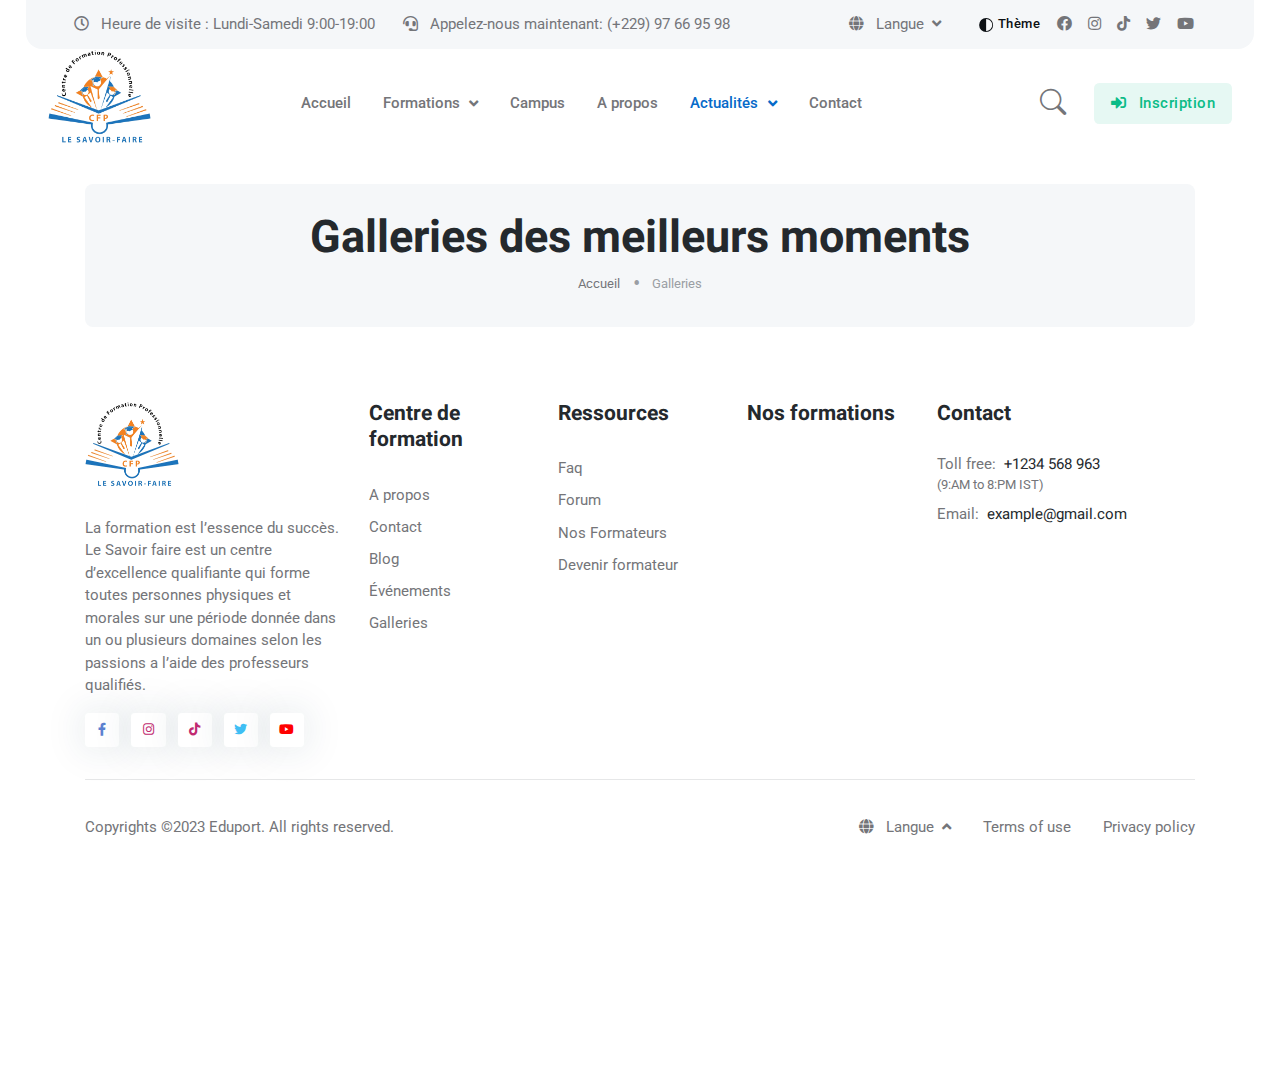
<file: galleries.html>
<!DOCTYPE html>
<html lang="fr">
<head>
    <title>Galleries | Centre de formation professionnel LE SAVOIR-FAIRE</title>

    <!-- Meta Tags -->
    <meta charset="utf-8">
    <meta content="width=device-width, initial-scale=1, shrink-to-fit=no" name="viewport">
    <meta content="Iso-Doss" name="author">
    <meta content="Centre de formation professionnel LE SAVOIR-FAIRE" name="description">

    <!-- Dark mode -->
    <script>
        const storedTheme = localStorage.getItem('theme')

        const getPreferredTheme = () => {
            if (storedTheme) {
                return storedTheme
            }
            return window.matchMedia('(prefers-color-scheme: dark)').matches ? 'dark' : 'light'
        }

        const setTheme = function (theme) {
            if (theme === 'auto' && window.matchMedia('(prefers-color-scheme: dark)').matches) {
                document.documentElement.setAttribute('data-bs-theme', 'dark')
            } else {
                document.documentElement.setAttribute('data-bs-theme', theme)
            }
        }

        setTheme(getPreferredTheme())

        window.addEventListener('DOMContentLoaded', () => {
            var el = document.querySelector('.theme-icon-active');
            if (el != 'undefined' && el != null) {
                const showActiveTheme = theme => {
                    const activeThemeIcon = document.querySelector('.theme-icon-active use')
                    const btnToActive = document.querySelector(`[data-bs-theme-value="${theme}"]`)
                    const svgOfActiveBtn = btnToActive.querySelector('.mode-switch use').getAttribute('href')

                    document.querySelectorAll('[data-bs-theme-value]').forEach(element => {
                        element.classList.remove('active')
                    })

                    btnToActive.classList.add('active')
                    activeThemeIcon.setAttribute('href', svgOfActiveBtn)
                }

                window.matchMedia('(prefers-color-scheme: dark)').addEventListener('change', () => {
                    if (storedTheme !== 'light' || storedTheme !== 'dark') {
                        setTheme(getPreferredTheme())
                    }
                })

                showActiveTheme(getPreferredTheme())

                document.querySelectorAll('[data-bs-theme-value]')
                    .forEach(toggle => {
                        toggle.addEventListener('click', () => {
                            const theme = toggle.getAttribute('data-bs-theme-value')
                            localStorage.setItem('theme', theme)
                            setTheme(theme)
                            showActiveTheme(theme)
                        })
                    })

            }
        })

    </script>

    <!-- Favicon -->
    <link href="assets/images/cfp-logo.png" rel="shortcut icon">

    <!-- Google Font -->
    <link href="https://fonts.googleapis.com" rel="preconnect">
    <link crossorigin href="https://fonts.gstatic.com" rel="preconnect">
    <link href="https://fonts.googleapis.com/css2?family=Heebo:wght@400;500;700&family=Roboto:wght@400;500;700&display=swap"
          rel="stylesheet">

    <!-- Plugins CSS -->
    <link href="assets/vendor/font-awesome/css/all.min.css" rel="stylesheet" type="text/css">
    <link href="assets/vendor/bootstrap-icons/bootstrap-icons.css" rel="stylesheet" type="text/css">
    <link href="assets/vendor/tiny-slider/tiny-slider.css" rel="stylesheet" type="text/css">
    <link href="assets/vendor/glightbox/css/glightbox.css" rel="stylesheet" type="text/css">

    <!-- Theme CSS -->
    <link href="assets/css/style.css" rel="stylesheet" type="text/css">

</head>

<body>

<!-- Top header START -->
<div class="navbar-top navbar-dark bg-light d-none d-xl-block py-2 mx-2 mx-md-4 rounded-bottom-4">
    <!--<div class="container">-->
    <div class="container-fluid px-3 px-xl-5">
        <div class="d-lg-flex justify-content-lg-between align-items-center">
            <!-- Navbar top Left-->

            <!-- Top info -->
            <ul class="nav align-items-center justify-content-center">
                <li class="nav-item me-3" data-bs-animation="false" data-bs-original-title="Nous sommes fermé les Dimanches" data-bs-placement="bottom"
                    data-bs-toggle="tooltip">
                    <span>
                        <i class="far fa-clock me-2"></i>
                        Heure de visite : Lundi-Samedi 9:00-19:00
                    </span>
                </li>
                <li class="nav-item">
                    <a class="nav-link" href="tel:+22997669598">
                        <i class="fas fa-headset me-2"></i>
                        Appelez-nous maintenant: (+229) 97 66 95 98
                    </a>
                </li>
            </ul>

            <!-- Navbar top Right-->
            <div class="nav d-flex align-items-center justify-content-center">
                <!-- Language -->
                <div class="dropdown me-3">
                    <a aria-expanded="false" aria-haspopup="true" class="nav-link dropdown-toggle" data-bs-toggle="dropdown"
                       href="#" id="dropdownLanguage">
                        <i class="fas fa-globe me-2"></i>
                        Langue
                    </a>
                    <div aria-labelledby="dropdownLanguage" class="dropdown-menu mt-2 min-w-auto shadow">
                        <a class="dropdown-item me-4" href="#">
                            <img alt="" class="fa-fw me-2" src="assets/images/flags/fr.svg">
                            Français
                        </a>
                        <a class="dropdown-item me-4" href="#">
                            <img alt="" class="fa-fw me-2" src="assets/images/flags/uk.svg">
                            English
                        </a>
                    </div>
                </div>

                <div class="dropdown">
                    <button aria-expanded="false" class="btn btn-light btn-sm lh-1 p-2 mb-0" data-bs-display="static" data-bs-toggle="dropdown"
                            id="bd-theme" type="button">
                        <svg class="bi bi-circle-half fa-fw theme-icon-active" fill="currentColor" height="14" viewBox="0 0 16 16"
                             width="14" xmlns="http://www.w3.org/2000/svg">
                            <path d="M8 15A7 7 0 1 0 8 1v14zm0 1A8 8 0 1 1 8 0a8 8 0 0 1 0 16z"/>
                            <use href="#"></use>
                        </svg>
                        Thème
                    </button>

                    <ul aria-labelledby="bd-theme" class="dropdown-menu min-w-auto dropdown-menu-end">
                        <li class="mb-1">
                            <button class="dropdown-item d-flex align-items-center" data-bs-theme-value="light"
                                    type="button">
                                <svg class="bi bi-brightness-high-fill fa-fw mode-switch me-1" fill="currentColor" height="16"
                                     viewBox="0 0 16 16" width="16">
                                    <path d="M12 8a4 4 0 1 1-8 0 4 4 0 0 1 8 0zM8 0a.5.5 0 0 1 .5.5v2a.5.5 0 0 1-1 0v-2A.5.5 0 0 1 8 0zm0 13a.5.5 0 0 1 .5.5v2a.5.5 0 0 1-1 0v-2A.5.5 0 0 1 8 13zm8-5a.5.5 0 0 1-.5.5h-2a.5.5 0 0 1 0-1h2a.5.5 0 0 1 .5.5zM3 8a.5.5 0 0 1-.5.5h-2a.5.5 0 0 1 0-1h2A.5.5 0 0 1 3 8zm10.657-5.657a.5.5 0 0 1 0 .707l-1.414 1.415a.5.5 0 1 1-.707-.708l1.414-1.414a.5.5 0 0 1 .707 0zm-9.193 9.193a.5.5 0 0 1 0 .707L3.05 13.657a.5.5 0 0 1-.707-.707l1.414-1.414a.5.5 0 0 1 .707 0zm9.193 2.121a.5.5 0 0 1-.707 0l-1.414-1.414a.5.5 0 0 1 .707-.707l1.414 1.414a.5.5 0 0 1 0 .707zM4.464 4.465a.5.5 0 0 1-.707 0L2.343 3.05a.5.5 0 1 1 .707-.707l1.414 1.414a.5.5 0 0 1 0 .708z"/>
                                    <use href="#"></use>
                                </svg>
                                Claire
                            </button>
                        </li>
                        <li class="mb-1">
                            <button class="dropdown-item d-flex align-items-center" data-bs-theme-value="dark"
                                    type="button">
                                <svg class="bi bi-moon-stars-fill fa-fw mode-switch me-1" fill="currentColor" height="16" viewBox="0 0 16 16"
                                     width="16" xmlns="http://www.w3.org/2000/svg">
                                    <path d="M6 .278a.768.768 0 0 1 .08.858 7.208 7.208 0 0 0-.878 3.46c0 4.021 3.278 7.277 7.318 7.277.527 0 1.04-.055 1.533-.16a.787.787 0 0 1 .81.316.733.733 0 0 1-.031.893A8.349 8.349 0 0 1 8.344 16C3.734 16 0 12.286 0 7.71 0 4.266 2.114 1.312 5.124.06A.752.752 0 0 1 6 .278z"/>
                                    <path d="M10.794 3.148a.217.217 0 0 1 .412 0l.387 1.162c.173.518.579.924 1.097 1.097l1.162.387a.217.217 0 0 1 0 .412l-1.162.387a1.734 1.734 0 0 0-1.097 1.097l-.387 1.162a.217.217 0 0 1-.412 0l-.387-1.162A1.734 1.734 0 0 0 9.31 6.593l-1.162-.387a.217.217 0 0 1 0-.412l1.162-.387a1.734 1.734 0 0 0 1.097-1.097l.387-1.162zM13.863.099a.145.145 0 0 1 .274 0l.258.774c.115.346.386.617.732.732l.774.258a.145.145 0 0 1 0 .274l-.774.258a1.156 1.156 0 0 0-.732.732l-.258.774a.145.145 0 0 1-.274 0l-.258-.774a1.156 1.156 0 0 0-.732-.732l-.774-.258a.145.145 0 0 1 0-.274l.774-.258c.346-.115.617-.386.732-.732L13.863.1z"/>
                                    <use href="#"></use>
                                </svg>
                                Sombre
                            </button>
                        </li>
                        <li>
                            <button class="dropdown-item d-flex align-items-center active" data-bs-theme-value="auto"
                                    type="button">
                                <svg class="bi bi-circle-half fa-fw mode-switch me-1" fill="currentColor" height="16" viewBox="0 0 16 16"
                                     width="16" xmlns="http://www.w3.org/2000/svg">
                                    <path d="M8 15A7 7 0 1 0 8 1v14zm0 1A8 8 0 1 1 8 0a8 8 0 0 1 0 16z"/>
                                    <use href="#"></use>
                                </svg>
                                Auto
                            </button>
                        </li>
                    </ul>
                </div>

                <!-- Top social -->
                <ul class="list-unstyled d-flex mb-0">
                    <li>
                        <a class="px-2 nav-link" href="#">
                            <i class="fab fa-facebook"></i>
                        </a>
                    </li>
                    <li>
                        <a class="px-2 nav-link" href="#">
                            <i class="fab fa-instagram"></i>
                        </a>
                    </li>
                    <li>
                        <a class="px-2 nav-link" href="#">
                            <i class="fab fa-tiktok"></i>
                        </a>
                    </li>
                    <li>
                        <a class="px-2 nav-link" href="#">
                            <i class="fab fa-twitter"></i>
                        </a>
                    </li>
                    <li>
                        <a class="ps-2 nav-link" href="#">
                            <i class="fab fa-youtube"></i>
                        </a>
                    </li>
                </ul>
            </div>
        </div>
    </div>
</div>
<!-- Top header END -->

<!-- Header START -->
<header class="navbar-light header-static navbar-sticky">
    <!-- Logo Nav START -->
    <nav class="navbar navbar-expand-xl">
        <div class="container-fluid px-3 px-xl-5">
            <!-- Logo START -->
            <a class="navbar-brand me-0" href="index.html">
                <img alt="logo" class="light-mode-item navbar-brand-item" src="assets/images/cfp-logo.png">
                <img alt="logo" class="dark-mode-item navbar-brand-item" src="assets/images/cfp-logo.png">
            </a>
            <!-- Logo END -->

            <!-- Responsive navbar toggler -->
            <button aria-controls="navbarCollapse" aria-expanded="false" aria-label="Toggle navigation"
                    class="navbar-toggler ms-auto" data-bs-target="#navbarCollapse" data-bs-toggle="collapse"
                    type="button">
				<span class="navbar-toggler-animation">
					<span></span>
					<span></span>
					<span></span>
				</span>
            </button>

            <!-- Main navbar START -->
            <div class="navbar-collapse collapse" id="navbarCollapse">

                <!-- Nav Search END -->
                <ul class="navbar-nav navbar-nav-scroll mx-auto">
                    <li class="nav-item">
                        <a class="nav-link" href="index.html">
                            Accueil
                        </a>
                    </li>

                    <li class="nav-item dropdown dropdown-fullwidth">
                        <a aria-expanded="false" aria-haspopup="true" class="nav-link dropdown-toggle"
                           data-bs-toggle="dropdown" href="formations.html">
                            Formations
                        </a>

                        <div class="dropdown-menu dropdown-menu-end" data-bs-popper="none">
                            <div class="row p-4 g-4">

                                <div class="col-xl-12 col-xxl-12">

                                    <!-- Badge and icon -->
                                    <div class="d-flex justify-content-between mb-3">
                                        <div class="hstack gap-2">
                                            <h6 class="mb-0">Nos formations diplômantes</h6>
                                        </div>
                                        <a class="h6 text-primary fw-light mb-0" href="formations.html">
                                            Voir tous
                                        </a>
                                    </div>
                                    <hr>
                                </div>
                                <!-- Dropdown column item -->
                                <div class="col-xl-6 col-xxl-4">
                                    <ul class="list-unstyled">
                                        <li>
                                            <a class="dropdown-item" href="#">
                                                Transit international
                                            </a>
                                        </li>
                                        <li>
                                            <a class="dropdown-item" href="#">
                                                Billetterie
                                            </a>
                                        </li>
                                        <li>
                                            <a class="dropdown-item" href="#">
                                                Haute couture
                                            </a>
                                        </li>
                                        <li>
                                            <a class="dropdown-item" href="#">
                                                Haute couture
                                            </a>
                                        </li>
                                        <li>
                                            <a class="dropdown-item" href="#">
                                                Audiovisuel
                                            </a>
                                        </li>
                                        <li>
                                            <a class="dropdown-item" href="#">
                                                Auxiliaire de banque
                                            </a>
                                        </li>
                                        <li>
                                            <a class="dropdown-item" href="#">
                                                Secrétariat
                                            </a>
                                        </li>
                                        <li>
                                            <a class="dropdown-item" href="#">
                                                Informatique d'entreprise
                                            </a>
                                        </li>
                                        <li>
                                            <a class="dropdown-item" href="#">
                                                Création de site internet et de Marketing Digital
                                            </a>
                                        </li>
                                        <li>
                                            <a class="dropdown-item" href="#">
                                                Création de site internet, développement Web et Mobile
                                            </a>
                                        </li>
                                        <li>
                                            <a class="dropdown-item" href="#">
                                                Génie informatique
                                            </a>
                                        </li>
                                    </ul>
                                </div>

                                <!-- Dropdown column item -->
                                <div class="col-xl-6 col-xxl-4">
                                    <ul class="list-unstyled">
                                        <li>
                                            <a class="dropdown-item" href="#">
                                                Délégué médical
                                            </a>
                                        </li>
                                        <li>
                                            <a class="dropdown-item" href="#">
                                                Technicien de vente en pharmacie
                                            </a>
                                        </li>
                                        <li>
                                            <a class="dropdown-item" href="#">
                                                Hôtellerie et Restauration - Option formation professionnel
                                            </a>
                                        </li>
                                        <li>
                                            <a class="dropdown-item" href="#">
                                                Hôtellerie et Restauration - Option CAP
                                            </a>
                                        </li>
                                        <li>
                                            <a class="dropdown-item" href="#">
                                                Décoration
                                            </a>
                                        </li>
                                        <li>
                                            <a class="dropdown-item" href="#">
                                                Pâtisserie
                                            </a>
                                        </li>
                                        <li>
                                            <a class="dropdown-item" href="#">
                                                Décoration + Cuisine
                                            </a>
                                        </li>
                                        <li>
                                            <a class="dropdown-item" href="#">
                                                Pâtisserie + Cuisine
                                            </a>
                                        </li>
                                        <li>
                                            <a class="dropdown-item" href="#">
                                                Cuisine Théorie + Pratique
                                            </a>
                                        </li>
                                        <li>
                                            <a class="dropdown-item" href="#">
                                                Cuisine Pratique
                                            </a>
                                        </li>
                                        <li>
                                            <a class="dropdown-item" href="#">
                                                Sérigraphie & Graphisme
                                            </a>
                                        </li>
                                    </ul>
                                </div>

                                <!-- Dropdown column item -->
                                <div class="col-xl-6 col-xxl-4">
                                    <ul class="list-unstyled">
                                        <li>
                                            <a class="dropdown-item" href="#">
                                                Menuiserie aluminium
                                            </a>
                                        </li>
                                        <li>
                                            <a class="dropdown-item" href="#">
                                                Conduite des machines de manutention et de BTP - Option Cariste (Chariot
                                                élévateur)
                                            </a>
                                        </li>
                                        <li>
                                            <a class="dropdown-item" href="#">
                                                Conduite des machines de manutention et de BTP - Option choix d'un engin
                                            </a>
                                        </li>
                                        <li>
                                            <a class="dropdown-item" href="#">
                                                Conduite des machines de manutention et de BTP - Option tous engins
                                            </a>
                                        </li>
                                        <li>
                                            <a class="dropdown-item" href="#">
                                                Électricité bâtiment / Industrielle - Froid et climatisation - Énergie
                                                renouvelable
                                            </a>
                                        </li>
                                        <li>
                                            <a class="dropdown-item" href="#">
                                                Coiffure - Option Coupe homme
                                            </a>
                                        </li>
                                        <li>
                                            <a class="dropdown-item" href="#">
                                                Coiffure - Option Coupe femme
                                            </a>
                                        </li>
                                        <li>
                                            <a class="dropdown-item" href="#">
                                                Coiffure - Option Coupe homme + femme
                                            </a>
                                        </li>
                                        <li>
                                            <a class="dropdown-item" href="#">
                                                Esthétique
                                            </a>
                                        </li>
                                        <li>
                                            <a class="dropdown-item" href="#">
                                                Esthétique & Coiffure
                                            </a>
                                        </li>
                                    </ul>
                                </div>
                            </div>
                        </div>
                    </li>

                    <li class="nav-item">
                        <a class="nav-link" href="camps.html">
                            Campus
                        </a>
                    </li>

                    <li class="nav-item">
                        <a class="nav-link" href="a-propos.html">
                            A propos
                        </a>
                    </li>

                    <li class="nav-item dropdown">
                        <a aria-expanded="false" aria-haspopup="true" class="nav-link dropdown-toggle active" data-bs-toggle="dropdown"
                           href="#" id="demoMenu">
                            Actualités
                        </a>
                        <ul aria-labelledby="demoMenu" class="dropdown-menu">
                            <li>
                                <a class="dropdown-item" href="blog.html">
                                    Blog
                                </a>
                            </li>
                            <li>
                                <a class="dropdown-item" href="forum.html">
                                    Forum
                                </a>
                            </li>
                            <li>
                                <a class="dropdown-item active" href="galleries.html">
                                    Galleries
                                </a>
                            </li>
                            <li>
                                <a class="dropdown-item" href="evenements.html">
                                    Évènements
                                </a>
                            </li>
                        </ul>
                    </li>

                    <li class="nav-item">
                        <a class="nav-link" href="contact.html">
                            Contact
                        </a>
                    </li>

                </ul>

            </div>
            <!-- Main navbar END -->

            <!-- Nav Search START -->
            <div class="nav nav-item dropdown nav-search px-1 px-lg-3">
                <a aria-expanded="true" class="nav-link" data-bs-auto-close="outside" data-bs-display="static" data-bs-toggle="dropdown" href="#"
                   id="navSearch" role="button">
                    <i class="bi bi-search fs-4"> </i>
                </a>
                <div aria-labelledby="navSearch" class="dropdown-menu dropdown-menu-end shadow rounded p-2"
                     data-bs-popper="none">
                    <form class="input-group">
                        <input aria-label="Recherche" class="form-control border-primary" placeholder="Recherche..."
                               type="search">
                        <button class="btn btn-primary m-0" type="submit">Recherche</button>
                    </form>

                    <!-- Recent search -->
                    <ul class="list-group list-group-borderless p-2 small">
                        <li class="list-group-item d-flex justify-content-between align-items-center">
                            <span class="fw-bold">Recherches récentes : </span>
                            <button class="btn btn-sm btn-link mb-0 px-0">Tout effacer</button>
                        </li>
                        <li class="list-group-item text-primary-hover text-truncate">
                            <a class="text-body" href="#">
                                <i class="far fa-clock me-1"></i>
                                Cours de marketing numérique pour débutants
                            </a>
                        </li>
                        <li class="list-group-item text-primary-hover text-truncate">
                            <a class="text-body" href="#">
                                <i class="far fa-clock me-1"></i>
                                Cycle de vie du client
                            </a>
                        </li>
                        <li class="list-group-item text-primary-hover text-truncate">
                            <a class="text-body" href="#">
                                <i class="far fa-clock me-1"></i>
                                Qu'est-ce que la recherche ?
                            </a>
                        </li>
                        <li class="list-group-item text-primary-hover text-truncate">
                            <a class="text-body" href="#">
                                <i class="far fa-clock me-1"></i>
                                Facebook ADS
                            </a>
                        </li>
                    </ul>
                </div>
            </div>
            <!-- Nav Search END -->

            <!-- Inscription button  -->
            <div class="navbar-nav d-none d-lg-inline-block">
                <a class="btn btn-success-soft mb-0" href="inscription.html">
                    <i class="fas fa-sign-in-alt me-2"></i>
                    Inscription
                </a>
            </div>
        </div>
    </nav>
    <!-- Logo Nav END -->
</header>
<!-- Header END -->

<!-- **************** MAIN CONTENT START **************** -->
<main>

    <!-- =======================
    Page Banner START -->
    <section class="py-4">
        <div class="container">
            <div class="row">
                <div class="col-12">
                    <div class="bg-light p-4 text-center rounded-3">
                        <h1 class="m-0">Galleries des meilleurs moments</h1>
                        <!-- Breadcrumb -->
                        <div class="d-flex justify-content-center">
                            <nav aria-label="breadcrumb">
                                <ol class="breadcrumb breadcrumb-dots mb-0">
                                    <li class="breadcrumb-item"><a href="#">Accueil</a></li>
                                    <li aria-current="page" class="breadcrumb-item active">Galleries</li>
                                </ol>
                            </nav>
                        </div>
                    </div>
                </div>
            </div>
        </div>
    </section>
    <!-- =======================
    Page Banner END -->

</main>
<!-- **************** MAIN CONTENT END **************** -->

<!-- =======================
Footer START -->
<footer class="pt-5">
    <div class="container">
        <!-- Row START -->
        <div class="row g-4">

            <!-- Widget 1 START -->
            <div class="col-lg-3">
                <!-- logo -->
                <a class="me-0" href="/">
                    <img alt="logo" class="light-mode-item h-100px" src="assets/images/cfp-logo.png">
                    <img alt="logo" class="dark-mode-item h-100px" src="assets/images/cfp-logo.png">
                </a>
                <p class="my-3">
                    La formation est l’essence du succès. Le Savoir faire est un centre d’excellence qualifiante qui
                    forme toutes personnes physiques et morales sur une période donnée dans un ou plusieurs domaines
                    selon les passions a l’aide des professeurs qualifiés.
                </p>
                <!-- Social media icon -->
                <ul class="list-inline mb-0 mt-3">
                    <li class="list-inline-item">
                        <a class="btn btn-white btn-sm shadow px-2 text-facebook" href="#">
                            <i class="fab fa-fw fa-facebook-f"></i>
                        </a>
                    </li>

                    <li class="list-inline-item">
                        <a class="btn btn-white btn-sm shadow px-2 text-instagram" href="#">
                            <i class="fab fa-fw fa-instagram"></i>
                        </a>
                    </li>

                    <li class="list-inline-item">
                        <a class="btn btn-white btn-sm shadow px-2 text-instagram" href="#">
                            <i class="fab fa-fw fa-tiktok"></i>
                        </a>
                    </li>

                    <li class="list-inline-item">
                        <a class="btn btn-white btn-sm shadow px-2 text-twitter" href="#">
                            <i class="fab fa-fw fa-twitter"></i>
                        </a>
                    </li>

                    <li class="list-inline-item">
                        <a class="btn btn-white btn-sm shadow px-2 text-youtube" href="#">
                            <i class="fab fa-fw fa-youtube"></i>
                        </a>
                    </li>
                </ul>
            </div>
            <!-- Widget 1 END -->

            <!-- Widget 2 START -->
            <div class="col-lg-6">
                <div class="row g-4">
                    <!-- Link block -->
                    <div class="col-6 col-md-4 mt-4">
                        <h5 class="mb-2 mb-md-4">Centre de formation</h5>
                        <ul class="nav flex-column">
                            <li class="nav-item"><a class="nav-link" href="#">A propos</a></li>
                            <li class="nav-item"><a class="nav-link" href="#">Contact</a></li>
                            <li class="nav-item"><a class="nav-link" href="#">Blog</a></li>
                            <li class="nav-item"><a class="nav-link" href="#">Événements</a></li>
                            <li class="nav-item"><a class="nav-link" href="#">Galleries</a></li>
                        </ul>
                    </div>

                    <!-- Link block -->
                    <div class="col-6 col-md-4 mt-4">
                        <h5 class="mb-2 mb-md-4">Ressources</h5>
                        <ul class="nav flex-column">
                            <li class="nav-item"><a class="nav-link" href="#">Faq</a></li>
                            <li class="nav-item"><a class="nav-link" href="#">Forum</a></li>
                            <li class="nav-item"><a class="nav-link" href="#">Nos Formateurs</a></li>
                            <li class="nav-item"><a class="nav-link" href="#">Devenir formateur</a></li>
                        </ul>
                    </div>

                    <!-- Link block -->
                    <div class="col-6 col-md-4 mt-4">
                        <h5 class="mb-2 mb-md-4">Nos formations</h5>
                        <ul class="nav flex-column">
                            <li class="nav-item"><a class="nav-link" href="#"></a></li>
                            <li class="nav-item"><a class="nav-link" href="#"></a></li>
                            <li class="nav-item"><a class="nav-link" href="#"></a></li>
                            <li class="nav-item"><a class="nav-link" href="#"></a></li>
                            <li class="nav-item"><a class="nav-link" href="#"></a></li>
                        </ul>
                    </div>
                </div>
            </div>
            <!-- Widget 2 END -->

            <!-- Widget 3 START -->
            <div class="col-lg-3 mt-4">
                <h5 class="mb-2 mb-md-4">Contact</h5>
                <!-- Time -->
                <p class="mb-2">
                    Toll free:<span class="h6 fw-light ms-2">+1234 568 963</span>
                    <span class="d-block small">(9:AM to 8:PM IST)</span>
                </p>

                <p class="mb-0">Email:<span class="h6 fw-light ms-2">example@gmail.com</span></p>
            </div>
            <!-- Widget 3 END -->
        </div><!-- Row END -->

        <!-- Divider -->
        <hr class="mt-4 mb-0">

        <!-- Bottom footer -->
        <div class="py-3">
            <div class="container px-0">
                <div class="d-lg-flex justify-content-between align-items-center py-3 text-center text-md-left">
                    <!-- copyright text -->
                    <div class="text-primary-hover"> Copyrights <a class="text-body" href="#">©2023 Eduport</a>. All
                        rights reserved.
                    </div>
                    <!-- copyright links-->
                    <div class="justify-content-center mt-3 mt-lg-0">
                        <ul class="nav list-inline justify-content-center mb-0">
                            <li class="list-inline-item">
                                <!-- Language selector -->
                                <div class="dropup mt-0 text-center text-sm-end">
                                    <a aria-expanded="false" class="dropdown-toggle nav-link" data-bs-toggle="dropdown" href="#"
                                       id="languageSwitcher" role="button">
                                        <i class="fas fa-globe me-2"></i>
                                        Langue
                                    </a>
                                    <ul aria-labelledby="languageSwitcher" class="dropdown-menu min-w-auto">
                                        <li>
                                            <a class="dropdown-item me-4" href="#">
                                                <img alt="" class="fa-fw me-2" src="assets/images/flags/sp.svg">
                                                French
                                            </a>
                                        </li>
                                        <li>
                                            <a class="dropdown-item me-4" href="#">
                                                <img alt="" class="fa-fw me-2" src="assets/images/flags/uk.svg">
                                                English
                                            </a>
                                        </li>
                                    </ul>
                                </div>
                            </li>
                            <li class="list-inline-item"><a class="nav-link" href="#">Terms of use</a></li>
                            <li class="list-inline-item"><a class="nav-link pe-0" href="#">Privacy policy</a></li>
                        </ul>
                    </div>
                </div>
            </div>
        </div>
    </div>
</footer>
<!-- =======================
Footer END -->

<!--&lt;!&ndash; Cookie alert box START &ndash;&gt;-->
<!--<div class="alert alert-light fade show position-fixed start-0 bottom-0 z-index-99 rounded-3 shadow p-4 ms-3 mb-3 col-10 col-md-4 col-lg-3 col-xxl-2"-->
<!--     role="alert">-->
<!--    <div class="text-dark text-center">-->
<!--        &lt;!&ndash; Image &ndash;&gt;-->
<!--        <img src="assets/images/element/27.svg" class="h-50px mb-3" alt="cookie">-->
<!--        &lt;!&ndash; Content &ndash;&gt;-->
<!--        <p class="mb-0">-->
<!--            Ce site web stocke des cookies sur votre ordinateur. Pour en savoir plus sur les cookies que nous utilisons,-->
<!--            consultez notre site Web.-->
<!--            <a class="text-dark" href="#">-->
<!--                <u> Politique de confidentialité</u>-->
<!--            </a>-->
<!--        </p>-->
<!--        &lt;!&ndash; Buttons &ndash;&gt;-->
<!--        <div class="mt-3">-->
<!--            <button type="button" class="btn btn-success-soft btn-sm mb-0" data-bs-dismiss="alert" aria-label="Close">-->
<!--                <span aria-hidden="true">Accepter</span>-->
<!--            </button>-->
<!--            <button type="button" class="btn btn-danger-soft btn-sm mb-0" data-bs-dismiss="alert" aria-label="Close">-->
<!--                <span aria-hidden="true">Décliner</span>-->
<!--            </button>-->
<!--        </div>-->
<!--    </div>-->
<!--</div>-->
<!--&lt;!&ndash; Cookie alert box END &ndash;&gt;-->

<!--&lt;!&ndash; Admission alert box START &ndash;&gt;-->
<!--<div class="alert alert-light alert-dismissible fade show position-fixed bottom-0 start-50 translate-middle-x z-index-99 d-lg-flex justify-content-between align-items-center shadow p-4 col-9 col-md-7 col-xxl-5"-->
<!--     role="alert">-->
<!--    <div>-->
<!--        <h4 class="text-dark">Les inscriptions sont ouvertes !</h4>-->
<!--        <p class="m-0 pe-3">-->
<!--            Nous sommes impatients de vous accueillir et de travailler vous et de faire la différence dans leur-->
<!--            carrière. Vous formez pour les métiers de d'aujourd'hui et de demain, c'est ce que nous avons toujours voulu-->
<!--            être.-->
<!--        </p>-->
<!--    </div>-->
<!--    <div class="d-flex mt-3 mt-lg-0">-->
<!--        <a href="inscription.html" class="btn btn-success btn-sm mb-0 me-2" data-bs-dismiss="alert" aria-label="Close">-->
<!--            <span aria-hidden="true">Inscription</span>-->
<!--        </a>-->
<!--        <div class="position-absolute end-0 top-0 mt-n3 me-n3">-->
<!--            <button type="button" class="btn btn-danger btn-round btn-sm mb-0" data-bs-dismiss="alert"-->
<!--                    aria-label="Close">-->
<!--                <span aria-hidden="true">-->
<!--                    <i class="bi bi-x-lg"></i>-->
<!--                </span>-->
<!--            </button>-->
<!--        </div>-->
<!--    </div>-->
<!--</div>-->
<!--&lt;!&ndash; Admission alert box END &ndash;&gt;-->

<!-- Back to top -->
<div class="back-top"><i class="bi bi-arrow-up-short position-absolute top-50 start-50 translate-middle"></i></div>

<!-- Bootstrap JS -->
<script src="assets/vendor/bootstrap/dist/js/bootstrap.bundle.min.js"></script>

<!-- Vendors -->
<script src="assets/vendor/tiny-slider/tiny-slider.js"></script>
<script src="assets/vendor/glightbox/js/glightbox.js"></script>
<script src="assets/vendor/purecounterjs/dist/purecounter_vanilla.js"></script>

<!-- Template Functions -->
<script src="assets/js/functions.js"></script>

</body>
</file>
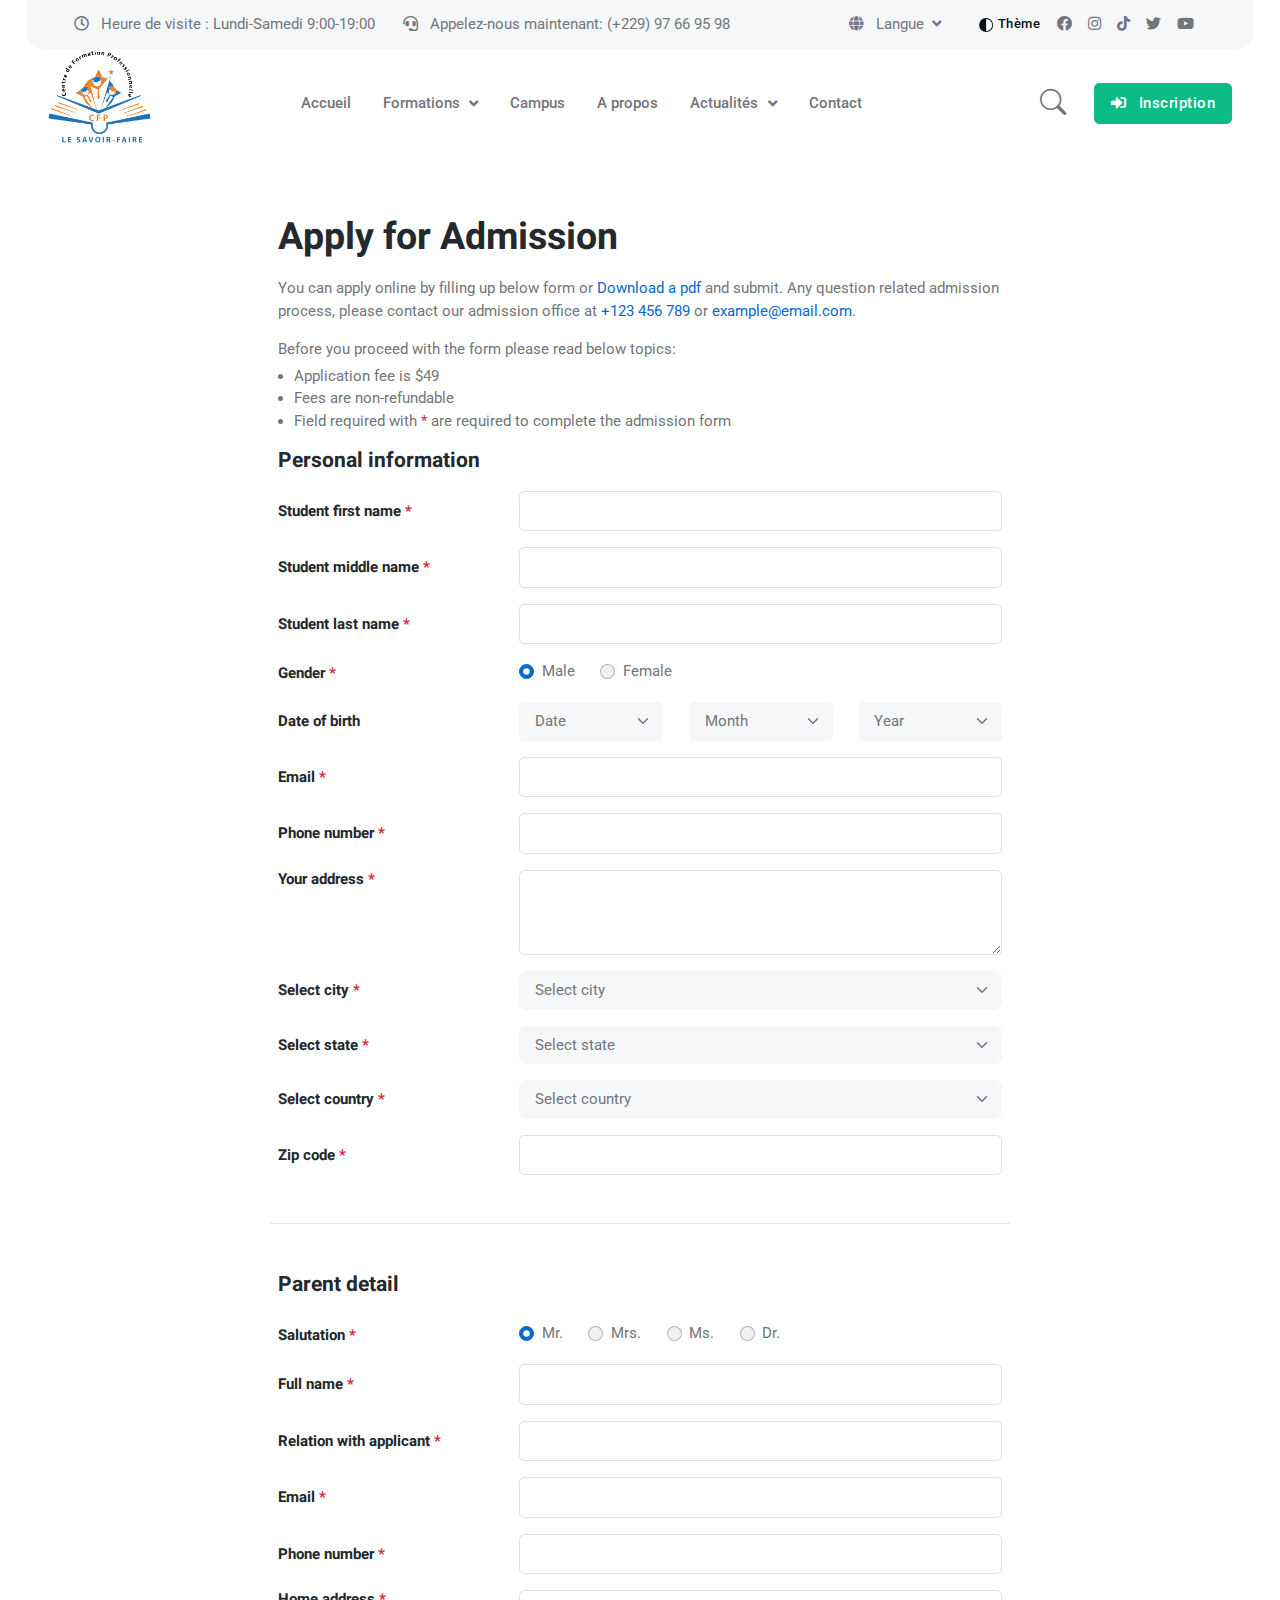
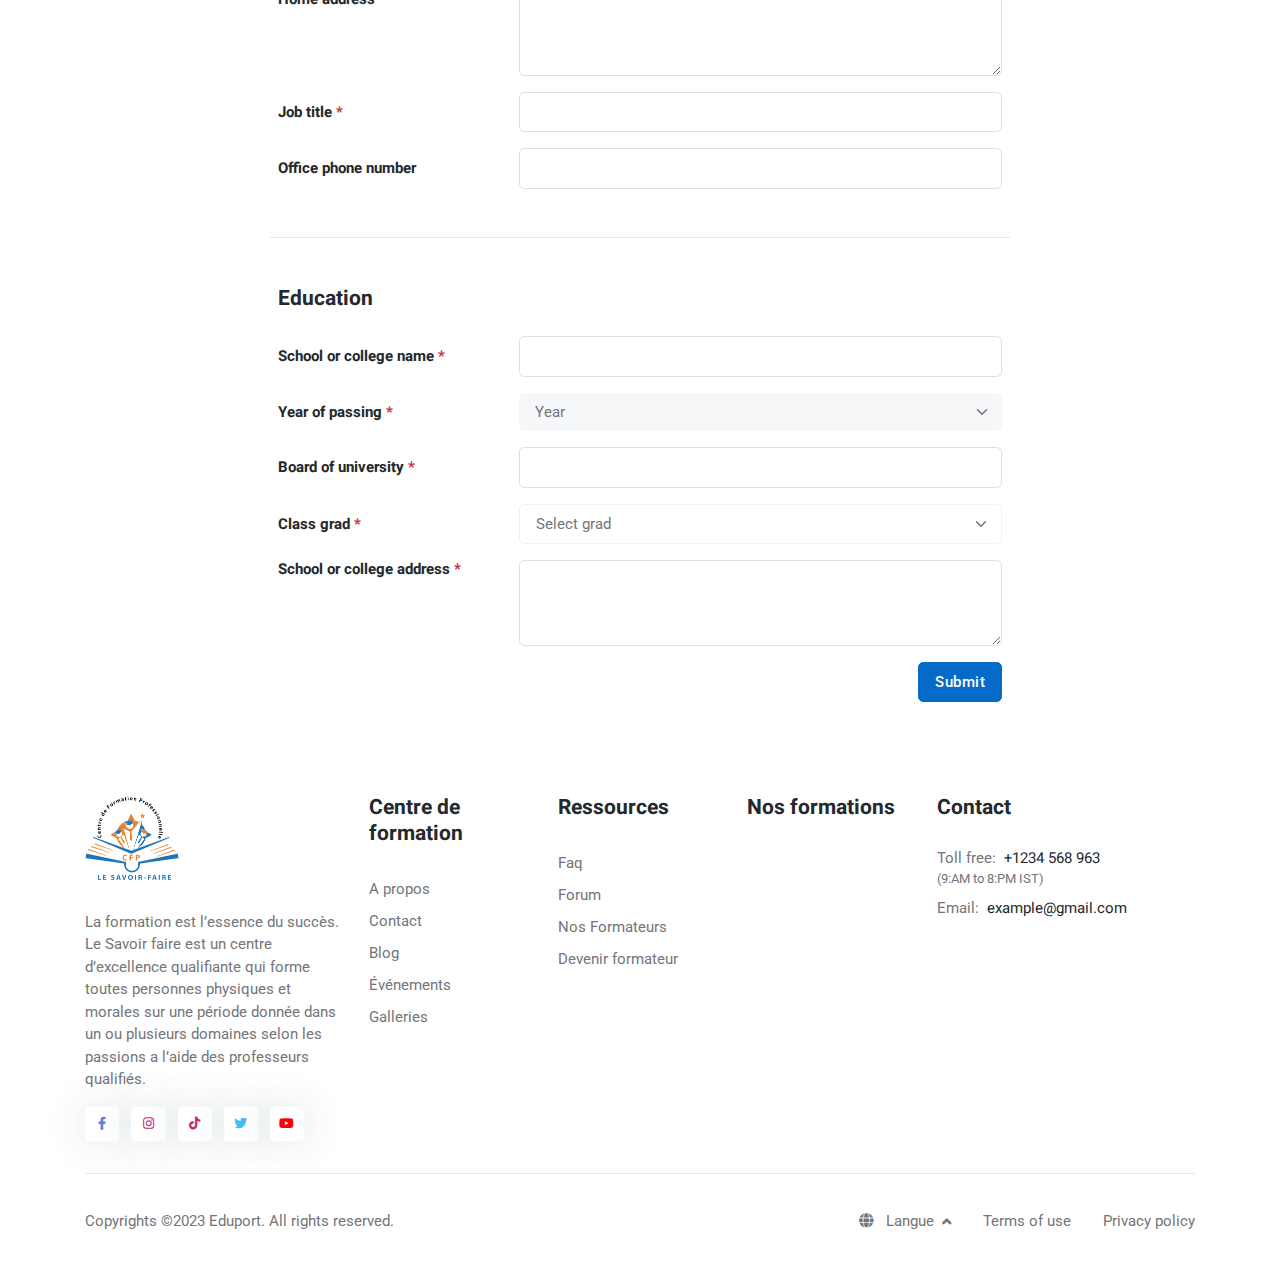
<file: inscription.html>
<!DOCTYPE html>
<html lang="fr">
<head>
    <title>Inscription | Centre de formation professionnel LE SAVOIR-FAIRE</title>

    <!-- Meta Tags -->
    <meta charset="utf-8">
    <meta content="width=device-width, initial-scale=1, shrink-to-fit=no" name="viewport">
    <meta content="Iso-Doss" name="author">
    <meta content="Centre de formation professionnel LE SAVOIR-FAIRE" name="description">

    <!-- Dark mode -->
    <script>
        const storedTheme = localStorage.getItem('theme')

        const getPreferredTheme = () => {
            if (storedTheme) {
                return storedTheme
            }
            return window.matchMedia('(prefers-color-scheme: dark)').matches ? 'dark' : 'light'
        }

        const setTheme = function (theme) {
            if (theme === 'auto' && window.matchMedia('(prefers-color-scheme: dark)').matches) {
                document.documentElement.setAttribute('data-bs-theme', 'dark')
            } else {
                document.documentElement.setAttribute('data-bs-theme', theme)
            }
        }

        setTheme(getPreferredTheme())

        window.addEventListener('DOMContentLoaded', () => {
            var el = document.querySelector('.theme-icon-active');
            if (el != 'undefined' && el != null) {
                const showActiveTheme = theme => {
                    const activeThemeIcon = document.querySelector('.theme-icon-active use')
                    const btnToActive = document.querySelector(`[data-bs-theme-value="${theme}"]`)
                    const svgOfActiveBtn = btnToActive.querySelector('.mode-switch use').getAttribute('href')

                    document.querySelectorAll('[data-bs-theme-value]').forEach(element => {
                        element.classList.remove('active')
                    })

                    btnToActive.classList.add('active')
                    activeThemeIcon.setAttribute('href', svgOfActiveBtn)
                }

                window.matchMedia('(prefers-color-scheme: dark)').addEventListener('change', () => {
                    if (storedTheme !== 'light' || storedTheme !== 'dark') {
                        setTheme(getPreferredTheme())
                    }
                })

                showActiveTheme(getPreferredTheme())

                document.querySelectorAll('[data-bs-theme-value]')
                    .forEach(toggle => {
                        toggle.addEventListener('click', () => {
                            const theme = toggle.getAttribute('data-bs-theme-value')
                            localStorage.setItem('theme', theme)
                            setTheme(theme)
                            showActiveTheme(theme)
                        })
                    })

            }
        })

    </script>

    <!-- Favicon -->
    <link href="assets/images/cfp-logo.png" rel="shortcut icon">

    <!-- Google Font -->
    <link href="https://fonts.googleapis.com" rel="preconnect">
    <link crossorigin href="https://fonts.gstatic.com" rel="preconnect">
    <link href="https://fonts.googleapis.com/css2?family=Heebo:wght@400;500;700&family=Roboto:wght@400;500;700&display=swap"
          rel="stylesheet">

    <!-- Plugins CSS -->
    <link href="assets/vendor/font-awesome/css/all.min.css" rel="stylesheet" type="text/css">
    <link href="assets/vendor/bootstrap-icons/bootstrap-icons.css" rel="stylesheet" type="text/css">
    <link href="assets/vendor/tiny-slider/tiny-slider.css" rel="stylesheet" type="text/css">
    <link href="assets/vendor/glightbox/css/glightbox.css" rel="stylesheet" type="text/css">

    <!-- Theme CSS -->
    <link href="assets/css/style.css" rel="stylesheet" type="text/css">

</head>

<body>

<!-- Top header START -->
<div class="navbar-top navbar-dark bg-light d-none d-xl-block py-2 mx-2 mx-md-4 rounded-bottom-4">
    <!--<div class="container">-->
    <div class="container-fluid px-3 px-xl-5">
        <div class="d-lg-flex justify-content-lg-between align-items-center">
            <!-- Navbar top Left-->

            <!-- Top info -->
            <ul class="nav align-items-center justify-content-center">
                <li class="nav-item me-3" data-bs-animation="false" data-bs-original-title="Nous sommes fermé les Dimanches" data-bs-placement="bottom"
                    data-bs-toggle="tooltip">
                    <span>
                        <i class="far fa-clock me-2"></i>
                        Heure de visite : Lundi-Samedi 9:00-19:00
                    </span>
                </li>
                <li class="nav-item">
                    <a class="nav-link" href="tel:+22997669598">
                        <i class="fas fa-headset me-2"></i>
                        Appelez-nous maintenant: (+229) 97 66 95 98
                    </a>
                </li>
            </ul>

            <!-- Navbar top Right-->
            <div class="nav d-flex align-items-center justify-content-center">
                <!-- Language -->
                <div class="dropdown me-3">
                    <a aria-expanded="false" aria-haspopup="true" class="nav-link dropdown-toggle" data-bs-toggle="dropdown"
                       href="#" id="dropdownLanguage">
                        <i class="fas fa-globe me-2"></i>
                        Langue
                    </a>
                    <div aria-labelledby="dropdownLanguage" class="dropdown-menu mt-2 min-w-auto shadow">
                        <a class="dropdown-item me-4" href="#">
                            <img alt="" class="fa-fw me-2" src="assets/images/flags/fr.svg">
                            Français
                        </a>
                        <a class="dropdown-item me-4" href="#">
                            <img alt="" class="fa-fw me-2" src="assets/images/flags/uk.svg">
                            English
                        </a>
                    </div>
                </div>

                <div class="dropdown">
                    <button aria-expanded="false" class="btn btn-light btn-sm lh-1 p-2 mb-0" data-bs-display="static" data-bs-toggle="dropdown"
                            id="bd-theme" type="button">
                        <svg class="bi bi-circle-half fa-fw theme-icon-active" fill="currentColor" height="14" viewBox="0 0 16 16"
                             width="14" xmlns="http://www.w3.org/2000/svg">
                            <path d="M8 15A7 7 0 1 0 8 1v14zm0 1A8 8 0 1 1 8 0a8 8 0 0 1 0 16z"/>
                            <use href="#"></use>
                        </svg>
                        Thème
                    </button>

                    <ul aria-labelledby="bd-theme" class="dropdown-menu min-w-auto dropdown-menu-end">
                        <li class="mb-1">
                            <button class="dropdown-item d-flex align-items-center" data-bs-theme-value="light"
                                    type="button">
                                <svg class="bi bi-brightness-high-fill fa-fw mode-switch me-1" fill="currentColor" height="16"
                                     viewBox="0 0 16 16" width="16">
                                    <path d="M12 8a4 4 0 1 1-8 0 4 4 0 0 1 8 0zM8 0a.5.5 0 0 1 .5.5v2a.5.5 0 0 1-1 0v-2A.5.5 0 0 1 8 0zm0 13a.5.5 0 0 1 .5.5v2a.5.5 0 0 1-1 0v-2A.5.5 0 0 1 8 13zm8-5a.5.5 0 0 1-.5.5h-2a.5.5 0 0 1 0-1h2a.5.5 0 0 1 .5.5zM3 8a.5.5 0 0 1-.5.5h-2a.5.5 0 0 1 0-1h2A.5.5 0 0 1 3 8zm10.657-5.657a.5.5 0 0 1 0 .707l-1.414 1.415a.5.5 0 1 1-.707-.708l1.414-1.414a.5.5 0 0 1 .707 0zm-9.193 9.193a.5.5 0 0 1 0 .707L3.05 13.657a.5.5 0 0 1-.707-.707l1.414-1.414a.5.5 0 0 1 .707 0zm9.193 2.121a.5.5 0 0 1-.707 0l-1.414-1.414a.5.5 0 0 1 .707-.707l1.414 1.414a.5.5 0 0 1 0 .707zM4.464 4.465a.5.5 0 0 1-.707 0L2.343 3.05a.5.5 0 1 1 .707-.707l1.414 1.414a.5.5 0 0 1 0 .708z"/>
                                    <use href="#"></use>
                                </svg>
                                Claire
                            </button>
                        </li>
                        <li class="mb-1">
                            <button class="dropdown-item d-flex align-items-center" data-bs-theme-value="dark"
                                    type="button">
                                <svg class="bi bi-moon-stars-fill fa-fw mode-switch me-1" fill="currentColor" height="16" viewBox="0 0 16 16"
                                     width="16" xmlns="http://www.w3.org/2000/svg">
                                    <path d="M6 .278a.768.768 0 0 1 .08.858 7.208 7.208 0 0 0-.878 3.46c0 4.021 3.278 7.277 7.318 7.277.527 0 1.04-.055 1.533-.16a.787.787 0 0 1 .81.316.733.733 0 0 1-.031.893A8.349 8.349 0 0 1 8.344 16C3.734 16 0 12.286 0 7.71 0 4.266 2.114 1.312 5.124.06A.752.752 0 0 1 6 .278z"/>
                                    <path d="M10.794 3.148a.217.217 0 0 1 .412 0l.387 1.162c.173.518.579.924 1.097 1.097l1.162.387a.217.217 0 0 1 0 .412l-1.162.387a1.734 1.734 0 0 0-1.097 1.097l-.387 1.162a.217.217 0 0 1-.412 0l-.387-1.162A1.734 1.734 0 0 0 9.31 6.593l-1.162-.387a.217.217 0 0 1 0-.412l1.162-.387a1.734 1.734 0 0 0 1.097-1.097l.387-1.162zM13.863.099a.145.145 0 0 1 .274 0l.258.774c.115.346.386.617.732.732l.774.258a.145.145 0 0 1 0 .274l-.774.258a1.156 1.156 0 0 0-.732.732l-.258.774a.145.145 0 0 1-.274 0l-.258-.774a1.156 1.156 0 0 0-.732-.732l-.774-.258a.145.145 0 0 1 0-.274l.774-.258c.346-.115.617-.386.732-.732L13.863.1z"/>
                                    <use href="#"></use>
                                </svg>
                                Sombre
                            </button>
                        </li>
                        <li>
                            <button class="dropdown-item d-flex align-items-center active" data-bs-theme-value="auto"
                                    type="button">
                                <svg class="bi bi-circle-half fa-fw mode-switch me-1" fill="currentColor" height="16" viewBox="0 0 16 16"
                                     width="16" xmlns="http://www.w3.org/2000/svg">
                                    <path d="M8 15A7 7 0 1 0 8 1v14zm0 1A8 8 0 1 1 8 0a8 8 0 0 1 0 16z"/>
                                    <use href="#"></use>
                                </svg>
                                Auto
                            </button>
                        </li>
                    </ul>
                </div>

                <!-- Top social -->
                <ul class="list-unstyled d-flex mb-0">
                    <li>
                        <a class="px-2 nav-link" href="#">
                            <i class="fab fa-facebook"></i>
                        </a>
                    </li>
                    <li>
                        <a class="px-2 nav-link" href="#">
                            <i class="fab fa-instagram"></i>
                        </a>
                    </li>
                    <li>
                        <a class="px-2 nav-link" href="#">
                            <i class="fab fa-tiktok"></i>
                        </a>
                    </li>
                    <li>
                        <a class="px-2 nav-link" href="#">
                            <i class="fab fa-twitter"></i>
                        </a>
                    </li>
                    <li>
                        <a class="ps-2 nav-link" href="#">
                            <i class="fab fa-youtube"></i>
                        </a>
                    </li>
                </ul>
            </div>
        </div>
    </div>
</div>
<!-- Top header END -->

<!-- Header START -->
<header class="navbar-light header-static navbar-sticky">
    <!-- Logo Nav START -->
    <nav class="navbar navbar-expand-xl">
        <div class="container-fluid px-3 px-xl-5">
            <!-- Logo START -->
            <a class="navbar-brand me-0" href="index.html">
                <img alt="logo" class="light-mode-item navbar-brand-item" src="assets/images/cfp-logo.png">
                <img alt="logo" class="dark-mode-item navbar-brand-item" src="assets/images/cfp-logo.png">
            </a>
            <!-- Logo END -->

            <!-- Responsive navbar toggler -->
            <button aria-controls="navbarCollapse" aria-expanded="false" aria-label="Toggle navigation"
                    class="navbar-toggler ms-auto" data-bs-target="#navbarCollapse" data-bs-toggle="collapse"
                    type="button">
				<span class="navbar-toggler-animation">
					<span></span>
					<span></span>
					<span></span>
				</span>
            </button>

            <!-- Main navbar START -->
            <div class="navbar-collapse collapse" id="navbarCollapse">

                <!-- Nav Search END -->
                <ul class="navbar-nav navbar-nav-scroll mx-auto">
                    <li class="nav-item">
                        <a class="nav-link" href="index.html">
                            Accueil
                        </a>
                    </li>

                    <li class="nav-item dropdown dropdown-fullwidth">
                        <a aria-expanded="false" aria-haspopup="true" class="nav-link dropdown-toggle"
                           data-bs-toggle="dropdown" href="formations.html">
                            Formations
                        </a>

                        <div class="dropdown-menu dropdown-menu-end" data-bs-popper="none">
                            <div class="row p-4 g-4">

                                <div class="col-xl-12 col-xxl-12">

                                    <!-- Badge and icon -->
                                    <div class="d-flex justify-content-between mb-3">
                                        <div class="hstack gap-2">
                                            <h6 class="mb-0">Nos formations diplômantes</h6>
                                        </div>
                                        <a class="h6 text-primary fw-light mb-0" href="formations.html">
                                            Voir tous
                                        </a>
                                    </div>
                                    <hr>
                                </div>
                                <!-- Dropdown column item -->
                                <div class="col-xl-6 col-xxl-4">
                                    <ul class="list-unstyled">
                                        <li>
                                            <a class="dropdown-item" href="#">
                                                Transit international
                                            </a>
                                        </li>
                                        <li>
                                            <a class="dropdown-item" href="#">
                                                Billetterie
                                            </a>
                                        </li>
                                        <li>
                                            <a class="dropdown-item" href="#">
                                                Haute couture
                                            </a>
                                        </li>
                                        <li>
                                            <a class="dropdown-item" href="#">
                                                Haute couture
                                            </a>
                                        </li>
                                        <li>
                                            <a class="dropdown-item" href="#">
                                                Audiovisuel
                                            </a>
                                        </li>
                                        <li>
                                            <a class="dropdown-item" href="#">
                                                Auxiliaire de banque
                                            </a>
                                        </li>
                                        <li>
                                            <a class="dropdown-item" href="#">
                                                Secrétariat
                                            </a>
                                        </li>
                                        <li>
                                            <a class="dropdown-item" href="#">
                                                Informatique d'entreprise
                                            </a>
                                        </li>
                                        <li>
                                            <a class="dropdown-item" href="#">
                                                Création de site internet et de Marketing Digital
                                            </a>
                                        </li>
                                        <li>
                                            <a class="dropdown-item" href="#">
                                                Création de site internet, développement Web et Mobile
                                            </a>
                                        </li>
                                        <li>
                                            <a class="dropdown-item" href="#">
                                                Génie informatique
                                            </a>
                                        </li>
                                    </ul>
                                </div>

                                <!-- Dropdown column item -->
                                <div class="col-xl-6 col-xxl-4">
                                    <ul class="list-unstyled">
                                        <li>
                                            <a class="dropdown-item" href="#">
                                                Délégué médical
                                            </a>
                                        </li>
                                        <li>
                                            <a class="dropdown-item" href="#">
                                                Technicien de vente en pharmacie
                                            </a>
                                        </li>
                                        <li>
                                            <a class="dropdown-item" href="#">
                                                Hôtellerie et Restauration - Option formation professionnel
                                            </a>
                                        </li>
                                        <li>
                                            <a class="dropdown-item" href="#">
                                                Hôtellerie et Restauration - Option CAP
                                            </a>
                                        </li>
                                        <li>
                                            <a class="dropdown-item" href="#">
                                                Décoration
                                            </a>
                                        </li>
                                        <li>
                                            <a class="dropdown-item" href="#">
                                                Pâtisserie
                                            </a>
                                        </li>
                                        <li>
                                            <a class="dropdown-item" href="#">
                                                Décoration + Cuisine
                                            </a>
                                        </li>
                                        <li>
                                            <a class="dropdown-item" href="#">
                                                Pâtisserie + Cuisine
                                            </a>
                                        </li>
                                        <li>
                                            <a class="dropdown-item" href="#">
                                                Cuisine Théorie + Pratique
                                            </a>
                                        </li>
                                        <li>
                                            <a class="dropdown-item" href="#">
                                                Cuisine Pratique
                                            </a>
                                        </li>
                                        <li>
                                            <a class="dropdown-item" href="#">
                                                Sérigraphie & Graphisme
                                            </a>
                                        </li>
                                    </ul>
                                </div>

                                <!-- Dropdown column item -->
                                <div class="col-xl-6 col-xxl-4">
                                    <ul class="list-unstyled">
                                        <li>
                                            <a class="dropdown-item" href="#">
                                                Menuiserie aluminium
                                            </a>
                                        </li>
                                        <li>
                                            <a class="dropdown-item" href="#">
                                                Conduite des machines de manutention et de BTP - Option Cariste (Chariot
                                                élévateur)
                                            </a>
                                        </li>
                                        <li>
                                            <a class="dropdown-item" href="#">
                                                Conduite des machines de manutention et de BTP - Option choix d'un engin
                                            </a>
                                        </li>
                                        <li>
                                            <a class="dropdown-item" href="#">
                                                Conduite des machines de manutention et de BTP - Option tous engins
                                            </a>
                                        </li>
                                        <li>
                                            <a class="dropdown-item" href="#">
                                                Électricité bâtiment / Industrielle - Froid et climatisation - Énergie
                                                renouvelable
                                            </a>
                                        </li>
                                        <li>
                                            <a class="dropdown-item" href="#">
                                                Coiffure - Option Coupe homme
                                            </a>
                                        </li>
                                        <li>
                                            <a class="dropdown-item" href="#">
                                                Coiffure - Option Coupe femme
                                            </a>
                                        </li>
                                        <li>
                                            <a class="dropdown-item" href="#">
                                                Coiffure - Option Coupe homme + femme
                                            </a>
                                        </li>
                                        <li>
                                            <a class="dropdown-item" href="#">
                                                Esthétique
                                            </a>
                                        </li>
                                        <li>
                                            <a class="dropdown-item" href="#">
                                                Esthétique & Coiffure
                                            </a>
                                        </li>
                                    </ul>
                                </div>
                            </div>
                        </div>
                    </li>

                    <li class="nav-item">
                        <a class="nav-link" href="camps.html">
                            Campus
                        </a>
                    </li>

                    <li class="nav-item">
                        <a class="nav-link" href="a-propos.html">
                            A propos
                        </a>
                    </li>

                    <li class="nav-item dropdown">
                        <a aria-expanded="false" aria-haspopup="true" class="nav-link dropdown-toggle" data-bs-toggle="dropdown"
                           href="#" id="demoMenu">
                            Actualités
                        </a>
                        <ul aria-labelledby="demoMenu" class="dropdown-menu">
                            <li>
                                <a class="dropdown-item" href="blog.html">
                                    Blog
                                </a>
                            </li>
                            <li>
                                <a class="dropdown-item" href="forum.html">
                                    Forum
                                </a>
                            </li>
                            <li>
                                <a class="dropdown-item" href="galleries.html">
                                    Galleries
                                </a>
                            </li>
                            <li>
                                <a class="dropdown-item" href="evenements.html">
                                    Évènements
                                </a>
                            </li>
                        </ul>
                    </li>

                    <li class="nav-item">
                        <a class="nav-link" href="contact.html">
                            Contact
                        </a>
                    </li>

                </ul>

            </div>
            <!-- Main navbar END -->

            <!-- Nav Search START -->
            <div class="nav nav-item dropdown nav-search px-1 px-lg-3">
                <a aria-expanded="true" class="nav-link" data-bs-auto-close="outside" data-bs-display="static" data-bs-toggle="dropdown" href="#"
                   id="navSearch" role="button">
                    <i class="bi bi-search fs-4"> </i>
                </a>
                <div aria-labelledby="navSearch" class="dropdown-menu dropdown-menu-end shadow rounded p-2"
                     data-bs-popper="none">
                    <form class="input-group">
                        <input aria-label="Recherche" class="form-control border-primary" placeholder="Recherche..."
                               type="search">
                        <button class="btn btn-primary m-0" type="submit">Recherche</button>
                    </form>

                    <!-- Recent search -->
                    <ul class="list-group list-group-borderless p-2 small">
                        <li class="list-group-item d-flex justify-content-between align-items-center">
                            <span class="fw-bold">Recherches récentes : </span>
                            <button class="btn btn-sm btn-link mb-0 px-0">Tout effacer</button>
                        </li>
                        <li class="list-group-item text-primary-hover text-truncate">
                            <a class="text-body" href="#">
                                <i class="far fa-clock me-1"></i>
                                Cours de marketing numérique pour débutants
                            </a>
                        </li>
                        <li class="list-group-item text-primary-hover text-truncate">
                            <a class="text-body" href="#">
                                <i class="far fa-clock me-1"></i>
                                Cycle de vie du client
                            </a>
                        </li>
                        <li class="list-group-item text-primary-hover text-truncate">
                            <a class="text-body" href="#">
                                <i class="far fa-clock me-1"></i>
                                Qu'est-ce que la recherche ?
                            </a>
                        </li>
                        <li class="list-group-item text-primary-hover text-truncate">
                            <a class="text-body" href="#">
                                <i class="far fa-clock me-1"></i>
                                Facebook ADS
                            </a>
                        </li>
                    </ul>
                </div>
            </div>
            <!-- Nav Search END -->

            <!-- Inscription button  -->
            <div class="navbar-nav d-none d-lg-inline-block">
                <a class="btn btn-success mb-0" href="inscription.html">
                    <i class="fas fa-sign-in-alt me-2"></i>
                    Inscription
                </a>
            </div>
        </div>
    </nav>
    <!-- Logo Nav END -->
</header>
<!-- Header END -->

<!-- **************** MAIN CONTENT START **************** -->
<main>

    <!-- =======================
    Main part START -->
    <section>
        <div class="container">
            <div class="row g-5 justify-content-between">
                <!-- Admission form START -->
                <div class="col-md-8 mx-auto">
                    <!-- Title -->
                    <h2 class="mb-3">Apply for Admission</h2>
                    <p>You can apply online by filling up below form or <a href="#">Download a pdf</a> and submit. Any
                        question related admission process, please contact our admission office at <a href="#">+123 456
                            789</a> or <a href="#">example@email.com</a>.</p>
                    <p class="mb-1">Before you proceed with the form please read below topics:</p>
                    <ul class="ps-3">
                        <li>Application fee is $49</li>
                        <li>Fees are non-refundable</li>
                        <li>Field required with <span class="text-danger">*</span> are required to complete the
                            admission form
                        </li>
                    </ul>
                    <!-- Form START -->
                    <form class="row g-3">
                        <h5 class="mb-0">Personal information</h5>

                        <!-- First name -->
                        <div class="col-12">
                            <div class="row g-xl-0 align-items-center">
                                <div class="col-lg-4">
                                    <h6 class="mb-lg-0">Student first name <span class="text-danger">*</span></h6>
                                </div>
                                <div class="col-lg-8">
                                    <input class="form-control" id="firstName" type="text">
                                </div>
                            </div>
                        </div>

                        <!-- Middle name -->
                        <div class="col-12">
                            <div class="row g-xl-0 align-items-center">
                                <div class="col-lg-4">
                                    <h6 class="mb-lg-0">Student middle name <span class="text-danger">*</span></h6>
                                </div>
                                <div class="col-lg-8">
                                    <input class="form-control" id="middleName" type="text">
                                </div>
                            </div>
                        </div>

                        <!-- Last name -->
                        <div class="col-12">
                            <div class="row g-xl-0 align-items-center">
                                <div class="col-lg-4">
                                    <h6 class="mb-lg-0">Student last name <span class="text-danger">*</span></h6>
                                </div>
                                <div class="col-lg-8">
                                    <input class="form-control" id="lastName" type="text">
                                </div>
                            </div>
                        </div>

                        <!-- Gender -->
                        <div class="col-12">
                            <div class="row g-xl-0 align-items-center">
                                <div class="col-lg-4">
                                    <h6 class="mb-lg-0">Gender <span class="text-danger">*</span></h6>
                                </div>
                                <div class="col-lg-8">
                                    <div class="d-flex">
                                        <div class="form-check radio-bg-light me-4">
                                            <input checked class="form-check-input" id="flexRadioDefault1"
                                                   name="flexRadioDefault" type="radio">
                                            <label class="form-check-label" for="flexRadioDefault1">
                                                Male
                                            </label>
                                        </div>
                                        <div class="form-check radio-bg-light">
                                            <input class="form-check-input" id="flexRadioDefault2" name="flexRadioDefault"
                                                   type="radio">
                                            <label class="form-check-label" for="flexRadioDefault2">
                                                Female
                                            </label>
                                        </div>
                                    </div>
                                </div>
                            </div>
                        </div>

                        <!-- Date of birth -->
                        <div class="col-12">
                            <div class="row g-xl-0 align-items-center">
                                <div class="col-lg-4">
                                    <h6 class="mb-lg-0">Date of birth</h6>
                                </div>

                                <div class="col-lg-8">
                                    <div class="row g-2 g-sm-4">
                                        <div class="col-4">
                                            <select aria-label=".form-select-sm"
                                                    class="form-select z-index-9 border-0 bg-light">
                                                <option value="">Date</option>
                                                <option>1</option>
                                                <option>2</option>
                                                <option>3</option>
                                                <option>4</option>
                                                <option>5</option>
                                                <option>6</option>
                                                <option>7</option>
                                                <option>8</option>
                                                <option>9</option>
                                                <option>10</option>
                                                <option>11</option>
                                                <option>12</option>
                                                <option>13</option>
                                                <option>14</option>
                                                <option>15</option>
                                                <option>16</option>
                                                <option>17</option>
                                                <option>18</option>
                                                <option>19</option>
                                                <option>20</option>
                                                <option>21</option>
                                                <option>22</option>
                                                <option>23</option>
                                                <option>24</option>
                                                <option>25</option>
                                                <option>26</option>
                                                <option>27</option>
                                                <option>28</option>
                                                <option>29</option>
                                                <option>30</option>
                                                <option>31</option>
                                            </select>
                                        </div>
                                        <div class="col-4">
                                            <select aria-label=".form-select-sm"
                                                    class="form-select z-index-9 border-0 bg-light">
                                                <option value="">Month</option>
                                                <option>Jan</option>
                                                <option>Feb</option>
                                                <option>Mar</option>
                                                <option>Apr</option>
                                                <option>Jun</option>
                                                <option>Jul</option>
                                                <option>Aug</option>
                                                <option>Sep</option>
                                                <option>Oct</option>
                                                <option>Nov</option>
                                                <option>Dec</option>
                                            </select>
                                        </div>
                                        <div class="col-4">
                                            <select aria-label=".form-select-sm"
                                                    class="form-select z-index-9 border-0 bg-light">
                                                <option value="">Year</option>
                                                <option>1990</option>
                                                <option>1991</option>
                                                <option>1992</option>
                                                <option>1993</option>
                                                <option>1994</option>
                                                <option>1995</option>
                                                <option>1996</option>
                                                <option>1997</option>
                                                <option>1998</option>
                                                <option>1999</option>
                                                <option>2000</option>
                                                <option>2001</option>
                                                <option>2002</option>
                                                <option>2003</option>
                                                <option>2004</option>
                                                <option>2005</option>
                                            </select>
                                        </div>
                                    </div>
                                </div>
                            </div>
                        </div>

                        <!-- Email -->
                        <div class="col-12">
                            <div class="row g-xl-0 align-items-center">
                                <div class="col-lg-4">
                                    <h6 class="mb-lg-0">Email <span class="text-danger">*</span></h6>
                                </div>
                                <div class="col-lg-8">
                                    <input class="form-control" id="email" type="email">
                                </div>
                            </div>
                        </div>

                        <!-- Phone number -->
                        <div class="col-12">
                            <div class="row g-xl-0 align-items-center">
                                <div class="col-lg-4">
                                    <h6 class="mb-lg-0">Phone number <span class="text-danger">*</span></h6>
                                </div>
                                <div class="col-lg-8">
                                    <input class="form-control" id="phoneNumber" type="text">
                                </div>
                            </div>
                        </div>

                        <!-- Home address -->
                        <div class="col-12">
                            <div class="row g-xl-0">
                                <div class="col-lg-4">
                                    <h6 class="mb-lg-0">Your address <span class="text-danger">*</span></h6>
                                </div>
                                <div class="col-lg-8">
                                    <textarea class="form-control" placeholder="" rows="3"></textarea>
                                </div>
                            </div>
                        </div>

                        <!-- City -->
                        <div class="col-12">
                            <div class="row g-xl-0 align-items-center">
                                <div class="col-lg-4">
                                    <h6 class="mb-lg-0">Select city <span class="text-danger">*</span></h6>
                                </div>
                                <div class="col-lg-8">
                                    <select aria-label=".form-select-sm"
                                            class="form-select z-index-9 rounded-3 border-0 bg-light">
                                        <option value="">Select city</option>
                                        <option>New york</option>
                                        <option>Mumbai</option>
                                        <option>Delhi</option>
                                        <option>London</option>
                                        <option>Los angeles</option>
                                    </select>
                                </div>
                            </div>
                        </div>

                        <!-- State -->
                        <div class="col-12">
                            <div class="row g-xl-0 align-items-center">
                                <div class="col-lg-4">
                                    <h6 class="mb-lg-0">Select state <span class="text-danger">*</span></h6>
                                </div>
                                <div class="col-lg-8">
                                    <select aria-label=".form-select-sm"
                                            class="form-select z-index-9 rounded-3 border-0 bg-light">
                                        <option value="">Select state</option>
                                        <option>Maharashtra</option>
                                        <option>California</option>
                                        <option>Florida</option>
                                        <option>Alaska</option>
                                        <option>Ohio</option>
                                    </select>
                                </div>
                            </div>
                        </div>

                        <!-- Country -->
                        <div class="col-12">
                            <div class="row g-xl-0 align-items-center">
                                <div class="col-lg-4">
                                    <h6 class="mb-lg-0">Select country <span class="text-danger">*</span></h6>
                                </div>
                                <div class="col-lg-8">
                                    <select aria-label=".form-select-sm"
                                            class="form-select z-index-9 rounded-3 border-0 bg-light">
                                        <option value="">Select country</option>
                                        <option>India</option>
                                        <option>Canada</option>
                                        <option>Japan</option>
                                        <option>America</option>
                                        <option>Dubai</option>
                                    </select>
                                </div>
                            </div>
                        </div>

                        <!-- Zip code-->
                        <div class="col-12">
                            <div class="row g-xl-0 align-items-center">
                                <div class="col-lg-4">
                                    <h6 class="mb-lg-0">Zip code <span class="text-danger">*</span></h6>
                                </div>
                                <div class="col-lg-8">
                                    <input class="form-control" id="zipCode" type="text">
                                </div>
                            </div>
                        </div>

                        <!-- Divider -->
                        <hr class="my-5">

                        <!-- Parent detail -->
                        <h5 class="mt-0">Parent detail</h5>

                        <!-- Salutation -->
                        <div class="col-12">
                            <div class="row g-xl-0 align-items-center">
                                <div class="col-lg-4">
                                    <h6 class="mb-lg-0">Salutation <span class="text-danger">*</span></h6>
                                </div>
                                <div class="col-lg-8">
                                    <div class="d-flex">
                                        <div class="form-check radio-bg-light me-4">
                                            <input checked class="form-check-input" id="flexRadioSalutation1"
                                                   name="flexRadioSalutation" type="radio">
                                            <label class="form-check-label" for="flexRadioSalutation1">
                                                Mr.
                                            </label>
                                        </div>
                                        <div class="form-check radio-bg-light me-4">
                                            <input class="form-check-input" id="flexRadioSalutation2" name="flexRadioSalutation"
                                                   type="radio">
                                            <label class="form-check-label" for="flexRadioSalutation2">
                                                Mrs.
                                            </label>
                                        </div>
                                        <div class="form-check radio-bg-light me-4">
                                            <input class="form-check-input" id="flexRadioSalutation3" name="flexRadioSalutation"
                                                   type="radio">
                                            <label class="form-check-label" for="flexRadioSalutation3">
                                                Ms.
                                            </label>
                                        </div>
                                        <div class="form-check radio-bg-light">
                                            <input class="form-check-input" id="flexRadioSalutation4" name="flexRadioSalutation"
                                                   type="radio">
                                            <label class="form-check-label" for="flexRadioSalutation4">
                                                Dr.
                                            </label>
                                        </div>
                                    </div>
                                </div>
                            </div>
                        </div>

                        <!-- Full name -->
                        <div class="col-12">
                            <div class="row g-xl-0 align-items-center">
                                <div class="col-lg-4">
                                    <h6 class="mb-lg-0">Full name <span class="text-danger">*</span></h6>
                                </div>
                                <div class="col-lg-8">
                                    <input class="form-control" id="fullName" type="text">
                                </div>
                            </div>
                        </div>

                        <!-- Relation with applicant -->
                        <div class="col-12">
                            <div class="row g-xl-0 align-items-center">
                                <div class="col-lg-4">
                                    <h6 class="mb-lg-0">Relation with applicant <span class="text-danger">*</span></h6>
                                </div>
                                <div class="col-lg-8">
                                    <input class="form-control" id="relation" type="text">
                                </div>
                            </div>
                        </div>

                        <!-- Email -->
                        <div class="col-12">
                            <div class="row g-xl-0 align-items-center">
                                <div class="col-lg-4">
                                    <h6 class="mb-lg-0">Email <span class="text-danger">*</span></h6>
                                </div>
                                <div class="col-lg-8">
                                    <input class="form-control" id="email2" type="email">
                                </div>
                            </div>
                        </div>

                        <!-- Phone number -->
                        <div class="col-12">
                            <div class="row g-xl-0 align-items-center">
                                <div class="col-lg-4">
                                    <h6 class="mb-lg-0">Phone number <span class="text-danger">*</span></h6>
                                </div>
                                <div class="col-lg-8">
                                    <input class="form-control" id="phoneNumber2" type="text">
                                </div>
                            </div>
                        </div>

                        <!-- Home address -->
                        <div class="col-12">
                            <div class="row g-xl-0">
                                <div class="col-lg-4">
                                    <h6 class="mb-lg-0">Home address <span class="text-danger">*</span></h6>
                                </div>
                                <div class="col-lg-8">
                                    <textarea class="form-control" placeholder="" rows="3"></textarea>
                                </div>
                            </div>
                        </div>

                        <!-- Job title -->
                        <div class="col-12">
                            <div class="row g-xl-0 align-items-center">
                                <div class="col-lg-4">
                                    <h6 class="mb-lg-0">Job title <span class="text-danger">*</span></h6>
                                </div>
                                <div class="col-lg-8">
                                    <input class="form-control" id="jobTitle" type="text">
                                </div>
                            </div>
                        </div>

                        <!-- Office phone number -->
                        <div class="col-12">
                            <div class="row g-xl-0 align-items-center">
                                <div class="col-lg-4">
                                    <h6 class="mb-lg-0">Office phone number</h6>
                                </div>
                                <div class="col-lg-8">
                                    <input class="form-control" type="text">
                                </div>
                            </div>
                        </div>

                        <!-- Divider -->
                        <hr class="my-5">

                        <!-- Education -->
                        <h5 class="mt-0">Education</h5>

                        <!-- School or college name -->
                        <div class="col-12">
                            <div class="row g-xl-0 align-items-center">
                                <div class="col-lg-4">
                                    <h6 class="mb-lg-0">School or college name <span class="text-danger">*</span></h6>
                                </div>
                                <div class="col-lg-8">
                                    <input class="form-control" id="collegeName" type="text">
                                </div>
                            </div>
                        </div>

                        <!-- Year of passing -->
                        <div class="col-12">
                            <div class="row g-xl-0 align-items-center">
                                <div class="col-lg-4">
                                    <h6 class="mb-lg-0">Year of passing <span class="text-danger">*</span></h6>
                                </div>
                                <div class="col-lg-8">
                                    <select aria-label=".form-select-sm"
                                            class="form-select z-index-9 border-0 bg-light">
                                        <option value="">Year</option>
                                        <option>1990</option>
                                        <option>1991</option>
                                        <option>1992</option>
                                        <option>1993</option>
                                        <option>1994</option>
                                        <option>1995</option>
                                        <option>1996</option>
                                        <option>1997</option>
                                        <option>1998</option>
                                        <option>1999</option>
                                        <option>2000</option>
                                        <option>2001</option>
                                        <option>2002</option>
                                        <option>2003</option>
                                        <option>2004</option>
                                        <option>2005</option>
                                    </select>
                                </div>
                            </div>
                        </div>

                        <!-- Board of university -->
                        <div class="col-12">
                            <div class="row g-xl-0 align-items-center">
                                <div class="col-lg-4">
                                    <h6 class="mb-lg-0">Board of university <span class="text-danger">*</span></h6>
                                </div>
                                <div class="col-lg-8">
                                    <input class="form-control" id="board" type="text">
                                </div>
                            </div>
                        </div>

                        <!-- Class grad -->
                        <div class="col-12">
                            <div class="row g-xl-0 align-items-center">
                                <div class="col-lg-4">
                                    <h6 class="mb-lg-0">Class grad <span class="text-danger">*</span></h6>
                                </div>
                                <div class="col-lg-8">
                                    <select aria-label=".form-select-sm" class="form-select z-index-9">
                                        <option value="">Select grad</option>
                                        <option>Distinction</option>
                                        <option>First class</option>
                                        <option>Second class</option>
                                        <option>Third class</option>
                                    </select>
                                </div>
                            </div>
                        </div>

                        <!-- School or college address -->
                        <div class="col-12">
                            <div class="row g-xl-0">
                                <div class="col-lg-4">
                                    <h6 class="mb-lg-0">School or college address <span class="text-danger">*</span>
                                    </h6>
                                </div>
                                <div class="col-lg-8">
                                    <textarea class="form-control" placeholder="" rows="3"></textarea>
                                </div>
                            </div>
                        </div>

                        <!-- Button -->
                        <div class="col-12 text-sm-end">
                            <button class="btn btn-primary mb-0">Submit</button>
                        </div>
                    </form>
                    <!-- Form END -->
                </div>
                <!-- Admission form END -->
            </div>
        </div>
    </section>
    <!-- =======================
    Main part END -->

</main>
<!-- **************** MAIN CONTENT END **************** -->

<!-- =======================
Footer START -->
<footer class="pt-5">
    <div class="container">
        <!-- Row START -->
        <div class="row g-4">

            <!-- Widget 1 START -->
            <div class="col-lg-3">
                <!-- logo -->
                <a class="me-0" href="/">
                    <img alt="logo" class="light-mode-item h-100px" src="assets/images/cfp-logo.png">
                    <img alt="logo" class="dark-mode-item h-100px" src="assets/images/cfp-logo.png">
                </a>
                <p class="my-3">
                    La formation est l’essence du succès. Le Savoir faire est un centre d’excellence qualifiante qui
                    forme toutes personnes physiques et morales sur une période donnée dans un ou plusieurs domaines
                    selon les passions a l’aide des professeurs qualifiés.
                </p>
                <!-- Social media icon -->
                <ul class="list-inline mb-0 mt-3">
                    <li class="list-inline-item">
                        <a class="btn btn-white btn-sm shadow px-2 text-facebook" href="#">
                            <i class="fab fa-fw fa-facebook-f"></i>
                        </a>
                    </li>

                    <li class="list-inline-item">
                        <a class="btn btn-white btn-sm shadow px-2 text-instagram" href="#">
                            <i class="fab fa-fw fa-instagram"></i>
                        </a>
                    </li>

                    <li class="list-inline-item">
                        <a class="btn btn-white btn-sm shadow px-2 text-instagram" href="#">
                            <i class="fab fa-fw fa-tiktok"></i>
                        </a>
                    </li>

                    <li class="list-inline-item">
                        <a class="btn btn-white btn-sm shadow px-2 text-twitter" href="#">
                            <i class="fab fa-fw fa-twitter"></i>
                        </a>
                    </li>

                    <li class="list-inline-item">
                        <a class="btn btn-white btn-sm shadow px-2 text-youtube" href="#">
                            <i class="fab fa-fw fa-youtube"></i>
                        </a>
                    </li>
                </ul>
            </div>
            <!-- Widget 1 END -->

            <!-- Widget 2 START -->
            <div class="col-lg-6">
                <div class="row g-4">
                    <!-- Link block -->
                    <div class="col-6 col-md-4 mt-4">
                        <h5 class="mb-2 mb-md-4">Centre de formation</h5>
                        <ul class="nav flex-column">
                            <li class="nav-item"><a class="nav-link" href="#">A propos</a></li>
                            <li class="nav-item"><a class="nav-link" href="#">Contact</a></li>
                            <li class="nav-item"><a class="nav-link" href="#">Blog</a></li>
                            <li class="nav-item"><a class="nav-link" href="#">Événements</a></li>
                            <li class="nav-item"><a class="nav-link" href="#">Galleries</a></li>
                        </ul>
                    </div>

                    <!-- Link block -->
                    <div class="col-6 col-md-4 mt-4">
                        <h5 class="mb-2 mb-md-4">Ressources</h5>
                        <ul class="nav flex-column">
                            <li class="nav-item"><a class="nav-link" href="#">Faq</a></li>
                            <li class="nav-item"><a class="nav-link" href="#">Forum</a></li>
                            <li class="nav-item"><a class="nav-link" href="#">Nos Formateurs</a></li>
                            <li class="nav-item"><a class="nav-link" href="#">Devenir formateur</a></li>
                        </ul>
                    </div>

                    <!-- Link block -->
                    <div class="col-6 col-md-4 mt-4">
                        <h5 class="mb-2 mb-md-4">Nos formations</h5>
                        <ul class="nav flex-column">
                            <li class="nav-item"><a class="nav-link" href="#"></a></li>
                            <li class="nav-item"><a class="nav-link" href="#"></a></li>
                            <li class="nav-item"><a class="nav-link" href="#"></a></li>
                            <li class="nav-item"><a class="nav-link" href="#"></a></li>
                            <li class="nav-item"><a class="nav-link" href="#"></a></li>
                        </ul>
                    </div>
                </div>
            </div>
            <!-- Widget 2 END -->

            <!-- Widget 3 START -->
            <div class="col-lg-3 mt-4">
                <h5 class="mb-2 mb-md-4">Contact</h5>
                <!-- Time -->
                <p class="mb-2">
                    Toll free:<span class="h6 fw-light ms-2">+1234 568 963</span>
                    <span class="d-block small">(9:AM to 8:PM IST)</span>
                </p>

                <p class="mb-0">Email:<span class="h6 fw-light ms-2">example@gmail.com</span></p>
            </div>
            <!-- Widget 3 END -->
        </div><!-- Row END -->

        <!-- Divider -->
        <hr class="mt-4 mb-0">

        <!-- Bottom footer -->
        <div class="py-3">
            <div class="container px-0">
                <div class="d-lg-flex justify-content-between align-items-center py-3 text-center text-md-left">
                    <!-- copyright text -->
                    <div class="text-primary-hover"> Copyrights <a class="text-body" href="#">©2023 Eduport</a>. All
                        rights reserved.
                    </div>
                    <!-- copyright links-->
                    <div class="justify-content-center mt-3 mt-lg-0">
                        <ul class="nav list-inline justify-content-center mb-0">
                            <li class="list-inline-item">
                                <!-- Language selector -->
                                <div class="dropup mt-0 text-center text-sm-end">
                                    <a aria-expanded="false" class="dropdown-toggle nav-link" data-bs-toggle="dropdown" href="#"
                                       id="languageSwitcher" role="button">
                                        <i class="fas fa-globe me-2"></i>
                                        Langue
                                    </a>
                                    <ul aria-labelledby="languageSwitcher" class="dropdown-menu min-w-auto">
                                        <li>
                                            <a class="dropdown-item me-4" href="#">
                                                <img alt="" class="fa-fw me-2" src="assets/images/flags/sp.svg">
                                                French
                                            </a>
                                        </li>
                                        <li>
                                            <a class="dropdown-item me-4" href="#">
                                                <img alt="" class="fa-fw me-2" src="assets/images/flags/uk.svg">
                                                English
                                            </a>
                                        </li>
                                    </ul>
                                </div>
                            </li>
                            <li class="list-inline-item"><a class="nav-link" href="#">Terms of use</a></li>
                            <li class="list-inline-item"><a class="nav-link pe-0" href="#">Privacy policy</a></li>
                        </ul>
                    </div>
                </div>
            </div>
        </div>
    </div>
</footer>
<!-- =======================
Footer END -->

<!--&lt;!&ndash; Cookie alert box START &ndash;&gt;-->
<!--<div class="alert alert-light fade show position-fixed start-0 bottom-0 z-index-99 rounded-3 shadow p-4 ms-3 mb-3 col-10 col-md-4 col-lg-3 col-xxl-2"-->
<!--     role="alert">-->
<!--    <div class="text-dark text-center">-->
<!--        &lt;!&ndash; Image &ndash;&gt;-->
<!--        <img src="assets/images/element/27.svg" class="h-50px mb-3" alt="cookie">-->
<!--        &lt;!&ndash; Content &ndash;&gt;-->
<!--        <p class="mb-0">-->
<!--            Ce site web stocke des cookies sur votre ordinateur. Pour en savoir plus sur les cookies que nous utilisons,-->
<!--            consultez notre site Web.-->
<!--            <a class="text-dark" href="#">-->
<!--                <u> Politique de confidentialité</u>-->
<!--            </a>-->
<!--        </p>-->
<!--        &lt;!&ndash; Buttons &ndash;&gt;-->
<!--        <div class="mt-3">-->
<!--            <button type="button" class="btn btn-success-soft btn-sm mb-0" data-bs-dismiss="alert" aria-label="Close">-->
<!--                <span aria-hidden="true">Accepter</span>-->
<!--            </button>-->
<!--            <button type="button" class="btn btn-danger-soft btn-sm mb-0" data-bs-dismiss="alert" aria-label="Close">-->
<!--                <span aria-hidden="true">Décliner</span>-->
<!--            </button>-->
<!--        </div>-->
<!--    </div>-->
<!--</div>-->
<!--&lt;!&ndash; Cookie alert box END &ndash;&gt;-->

<!--&lt;!&ndash; Admission alert box START &ndash;&gt;-->
<!--<div class="alert alert-light alert-dismissible fade show position-fixed bottom-0 start-50 translate-middle-x z-index-99 d-lg-flex justify-content-between align-items-center shadow p-4 col-9 col-md-7 col-xxl-5"-->
<!--     role="alert">-->
<!--    <div>-->
<!--        <h4 class="text-dark">Les inscriptions sont ouvertes !</h4>-->
<!--        <p class="m-0 pe-3">-->
<!--            Nous sommes impatients de vous accueillir et de travailler vous et de faire la différence dans leur-->
<!--            carrière. Vous formez pour les métiers de d'aujourd'hui et de demain, c'est ce que nous avons toujours voulu-->
<!--            être.-->
<!--        </p>-->
<!--    </div>-->
<!--    <div class="d-flex mt-3 mt-lg-0">-->
<!--        <a href="inscription.html" class="btn btn-success btn-sm mb-0 me-2" data-bs-dismiss="alert" aria-label="Close">-->
<!--            <span aria-hidden="true">Inscription</span>-->
<!--        </a>-->
<!--        <div class="position-absolute end-0 top-0 mt-n3 me-n3">-->
<!--            <button type="button" class="btn btn-danger btn-round btn-sm mb-0" data-bs-dismiss="alert"-->
<!--                    aria-label="Close">-->
<!--                <span aria-hidden="true">-->
<!--                    <i class="bi bi-x-lg"></i>-->
<!--                </span>-->
<!--            </button>-->
<!--        </div>-->
<!--    </div>-->
<!--</div>-->
<!--&lt;!&ndash; Admission alert box END &ndash;&gt;-->

<!-- Back to top -->
<div class="back-top"><i class="bi bi-arrow-up-short position-absolute top-50 start-50 translate-middle"></i></div>

<!-- Bootstrap JS -->
<script src="assets/vendor/bootstrap/dist/js/bootstrap.bundle.min.js"></script>

<!-- Vendors -->
<script src="assets/vendor/tiny-slider/tiny-slider.js"></script>
<script src="assets/vendor/glightbox/js/glightbox.js"></script>
<script src="assets/vendor/purecounterjs/dist/purecounter_vanilla.js"></script>

<!-- Template Functions -->
<script src="assets/js/functions.js"></script>

</body>
</file>
<file: assets/vendor/tiny-slider/tiny-slider.css>
.tns-outer{padding:0 !important}.tns-outer [hidden]{display:none !important}.tns-outer [aria-controls],.tns-outer [data-action]{cursor:pointer}.tns-slider{-webkit-transition:all 0s;-moz-transition:all 0s;transition:all 0s}.tns-slider>.tns-item{-webkit-box-sizing:border-box;-moz-box-sizing:border-box;box-sizing:border-box}.tns-horizontal.tns-subpixel{white-space:nowrap}.tns-horizontal.tns-subpixel>.tns-item{display:inline-block;vertical-align:top;white-space:normal}.tns-horizontal.tns-no-subpixel:after{content:'';display:table;clear:both}.tns-horizontal.tns-no-subpixel>.tns-item{float:left}.tns-horizontal.tns-carousel.tns-no-subpixel>.tns-item{margin-right:-100%}.tns-no-calc{position:relative;left:0}.tns-gallery{position:relative;left:0;min-height:1px}.tns-gallery>.tns-item{position:absolute;left:-100%;-webkit-transition:transform 0s, opacity 0s;-moz-transition:transform 0s, opacity 0s;transition:transform 0s, opacity 0s}.tns-gallery>.tns-slide-active{position:relative;left:auto !important}.tns-gallery>.tns-moving{-webkit-transition:all 0.25s;-moz-transition:all 0.25s;transition:all 0.25s}.tns-autowidth{display:inline-block}.tns-lazy-img{-webkit-transition:opacity 0.6s;-moz-transition:opacity 0.6s;transition:opacity 0.6s;opacity:0.6}.tns-lazy-img.tns-complete{opacity:1}.tns-ah{-webkit-transition:height 0s;-moz-transition:height 0s;transition:height 0s}.tns-ovh{overflow:hidden}.tns-visually-hidden{position:absolute;left:-10000em}.tns-transparent{opacity:0;visibility:hidden}.tns-fadeIn{opacity:1;filter:alpha(opacity=100);z-index:0}.tns-normal,.tns-fadeOut{opacity:0;filter:alpha(opacity=0);z-index:-1}.tns-vpfix{white-space:nowrap}.tns-vpfix>div,.tns-vpfix>li{display:inline-block}.tns-t-subp2{margin:0 auto;width:310px;position:relative;height:10px;overflow:hidden}.tns-t-ct{width:2333.3333333%;width:-webkit-calc(100% * 70 / 3);width:-moz-calc(100% * 70 / 3);width:calc(100% * 70 / 3);position:absolute;right:0}.tns-t-ct:after{content:'';display:table;clear:both}.tns-t-ct>div{width:1.4285714%;width:-webkit-calc(100% / 70);width:-moz-calc(100% / 70);width:calc(100% / 70);height:10px;float:left}
</file>
